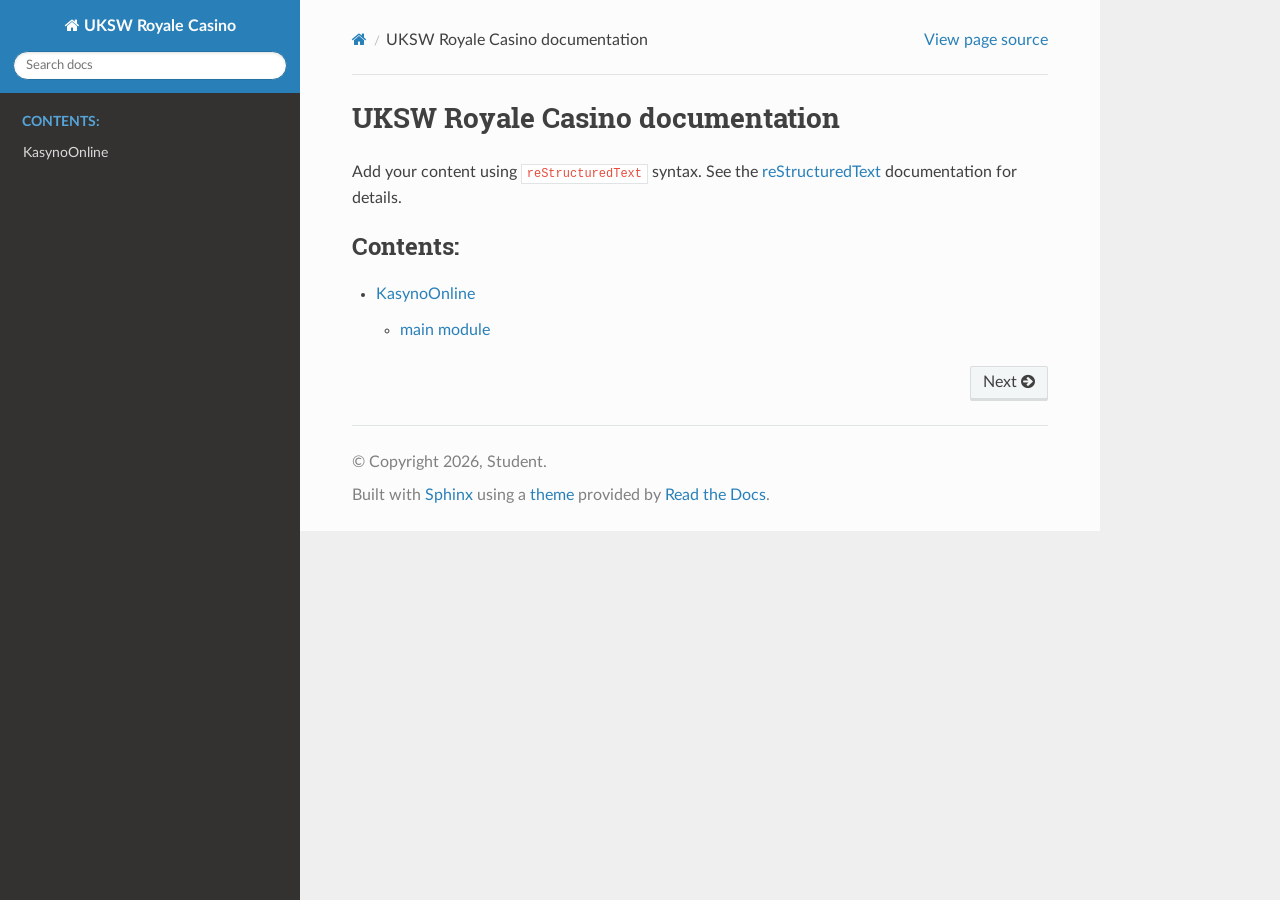
<file: docs/_build/html/index.html>
<!DOCTYPE html>
<html class="writer-html5" lang="en" data-content_root="./">
<head>
  <meta charset="utf-8" /><meta name="viewport" content="width=device-width, initial-scale=1" />

  <meta name="viewport" content="width=device-width, initial-scale=1.0" />
  <title>UKSW Royale Casino documentation &mdash; UKSW Royale Casino 1.0 documentation</title>
      <link rel="stylesheet" type="text/css" href="_static/pygments.css?v=b86133f3" />
      <link rel="stylesheet" type="text/css" href="_static/css/theme.css?v=9edc463e" />

  
      <script src="_static/jquery.js?v=5d32c60e"></script>
      <script src="_static/_sphinx_javascript_frameworks_compat.js?v=2cd50e6c"></script>
      <script src="_static/documentation_options.js?v=f2a433a1"></script>
      <script src="_static/doctools.js?v=fd6eb6e6"></script>
      <script src="_static/sphinx_highlight.js?v=6ffebe34"></script>
    <script src="_static/js/theme.js"></script>
    <link rel="index" title="Index" href="genindex.html" />
    <link rel="search" title="Search" href="search.html" />
    <link rel="next" title="KasynoOnline" href="modules.html" /> 
</head>

<body class="wy-body-for-nav"> 
  <div class="wy-grid-for-nav">
    <nav data-toggle="wy-nav-shift" class="wy-nav-side">
      <div class="wy-side-scroll">
        <div class="wy-side-nav-search" >

          
          
          <a href="#" class="icon icon-home">
            UKSW Royale Casino
          </a>
<div role="search">
  <form id="rtd-search-form" class="wy-form" action="search.html" method="get">
    <input type="text" name="q" placeholder="Search docs" aria-label="Search docs" />
    <input type="hidden" name="check_keywords" value="yes" />
    <input type="hidden" name="area" value="default" />
  </form>
</div>
        </div><div class="wy-menu wy-menu-vertical" data-spy="affix" role="navigation" aria-label="Navigation menu">
              <p class="caption" role="heading"><span class="caption-text">Contents:</span></p>
<ul>
<li class="toctree-l1"><a class="reference internal" href="modules.html">KasynoOnline</a></li>
</ul>

        </div>
      </div>
    </nav>

    <section data-toggle="wy-nav-shift" class="wy-nav-content-wrap"><nav class="wy-nav-top" aria-label="Mobile navigation menu" >
          <i data-toggle="wy-nav-top" class="fa fa-bars"></i>
          <a href="#">UKSW Royale Casino</a>
      </nav>

      <div class="wy-nav-content">
        <div class="rst-content">
          <div role="navigation" aria-label="Page navigation">
  <ul class="wy-breadcrumbs">
      <li><a href="#" class="icon icon-home" aria-label="Home"></a></li>
      <li class="breadcrumb-item active">UKSW Royale Casino documentation</li>
      <li class="wy-breadcrumbs-aside">
            <a href="_sources/index.rst.txt" rel="nofollow"> View page source</a>
      </li>
  </ul>
  <hr/>
</div>
          <div role="main" class="document" itemscope="itemscope" itemtype="http://schema.org/Article">
           <div itemprop="articleBody">
             
  <section id="uksw-royale-casino-documentation">
<h1>UKSW Royale Casino documentation<a class="headerlink" href="#uksw-royale-casino-documentation" title="Link to this heading"></a></h1>
<p>Add your content using <code class="docutils literal notranslate"><span class="pre">reStructuredText</span></code> syntax. See the
<a class="reference external" href="https://www.sphinx-doc.org/en/master/usage/restructuredtext/index.html">reStructuredText</a>
documentation for details.</p>
<div class="toctree-wrapper compound">
<p class="caption" role="heading"><span class="caption-text">Contents:</span></p>
<ul>
<li class="toctree-l1"><a class="reference internal" href="modules.html">KasynoOnline</a><ul>
<li class="toctree-l2"><a class="reference internal" href="main.html">main module</a></li>
</ul>
</li>
</ul>
</div>
</section>


           </div>
          </div>
          <footer><div class="rst-footer-buttons" role="navigation" aria-label="Footer">
        <a href="modules.html" class="btn btn-neutral float-right" title="KasynoOnline" accesskey="n" rel="next">Next <span class="fa fa-arrow-circle-right" aria-hidden="true"></span></a>
    </div>

  <hr/>

  <div role="contentinfo">
    <p>&#169; Copyright 2026, Student.</p>
  </div>

  Built with <a href="https://www.sphinx-doc.org/">Sphinx</a> using a
    <a href="https://github.com/readthedocs/sphinx_rtd_theme">theme</a>
    provided by <a href="https://readthedocs.org">Read the Docs</a>.
   

</footer>
        </div>
      </div>
    </section>
  </div>
  <script>
      jQuery(function () {
          SphinxRtdTheme.Navigation.enable(true);
      });
  </script> 

</body>
</html>
</file>
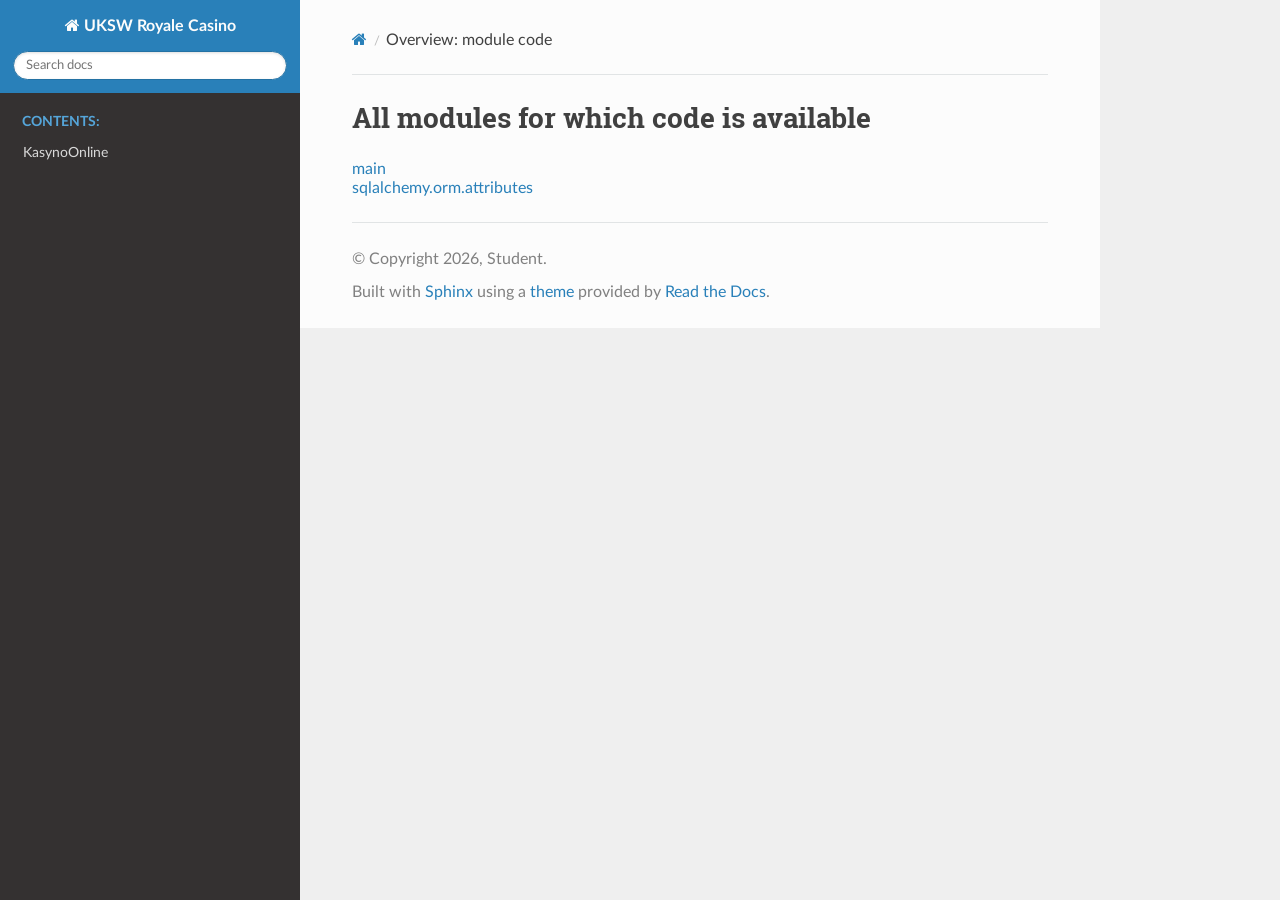
<file: docs/_build/html/_modules/index.html>
<!DOCTYPE html>
<html class="writer-html5" lang="en" data-content_root="../">
<head>
  <meta charset="utf-8" />
  <meta name="viewport" content="width=device-width, initial-scale=1.0" />
  <title>Overview: module code &mdash; UKSW Royale Casino 1.0 documentation</title>
      <link rel="stylesheet" type="text/css" href="../_static/pygments.css?v=b86133f3" />
      <link rel="stylesheet" type="text/css" href="../_static/css/theme.css?v=9edc463e" />

  
      <script src="../_static/jquery.js?v=5d32c60e"></script>
      <script src="../_static/_sphinx_javascript_frameworks_compat.js?v=2cd50e6c"></script>
      <script src="../_static/documentation_options.js?v=f2a433a1"></script>
      <script src="../_static/doctools.js?v=fd6eb6e6"></script>
      <script src="../_static/sphinx_highlight.js?v=6ffebe34"></script>
    <script src="../_static/js/theme.js"></script>
    <link rel="index" title="Index" href="../genindex.html" />
    <link rel="search" title="Search" href="../search.html" /> 
</head>

<body class="wy-body-for-nav"> 
  <div class="wy-grid-for-nav">
    <nav data-toggle="wy-nav-shift" class="wy-nav-side">
      <div class="wy-side-scroll">
        <div class="wy-side-nav-search" >

          
          
          <a href="../index.html" class="icon icon-home">
            UKSW Royale Casino
          </a>
<div role="search">
  <form id="rtd-search-form" class="wy-form" action="../search.html" method="get">
    <input type="text" name="q" placeholder="Search docs" aria-label="Search docs" />
    <input type="hidden" name="check_keywords" value="yes" />
    <input type="hidden" name="area" value="default" />
  </form>
</div>
        </div><div class="wy-menu wy-menu-vertical" data-spy="affix" role="navigation" aria-label="Navigation menu">
              <p class="caption" role="heading"><span class="caption-text">Contents:</span></p>
<ul>
<li class="toctree-l1"><a class="reference internal" href="../modules.html">KasynoOnline</a></li>
</ul>

        </div>
      </div>
    </nav>

    <section data-toggle="wy-nav-shift" class="wy-nav-content-wrap"><nav class="wy-nav-top" aria-label="Mobile navigation menu" >
          <i data-toggle="wy-nav-top" class="fa fa-bars"></i>
          <a href="../index.html">UKSW Royale Casino</a>
      </nav>

      <div class="wy-nav-content">
        <div class="rst-content">
          <div role="navigation" aria-label="Page navigation">
  <ul class="wy-breadcrumbs">
      <li><a href="../index.html" class="icon icon-home" aria-label="Home"></a></li>
      <li class="breadcrumb-item active">Overview: module code</li>
      <li class="wy-breadcrumbs-aside">
      </li>
  </ul>
  <hr/>
</div>
          <div role="main" class="document" itemscope="itemscope" itemtype="http://schema.org/Article">
           <div itemprop="articleBody">
             
  <h1>All modules for which code is available</h1>
<ul><li><a href="main.html">main</a></li>
<li><a href="sqlalchemy/orm/attributes.html">sqlalchemy.orm.attributes</a></li>
</ul>

           </div>
          </div>
          <footer>

  <hr/>

  <div role="contentinfo">
    <p>&#169; Copyright 2026, Student.</p>
  </div>

  Built with <a href="https://www.sphinx-doc.org/">Sphinx</a> using a
    <a href="https://github.com/readthedocs/sphinx_rtd_theme">theme</a>
    provided by <a href="https://readthedocs.org">Read the Docs</a>.
   

</footer>
        </div>
      </div>
    </section>
  </div>
  <script>
      jQuery(function () {
          SphinxRtdTheme.Navigation.enable(true);
      });
  </script> 

</body>
</html>
</file>
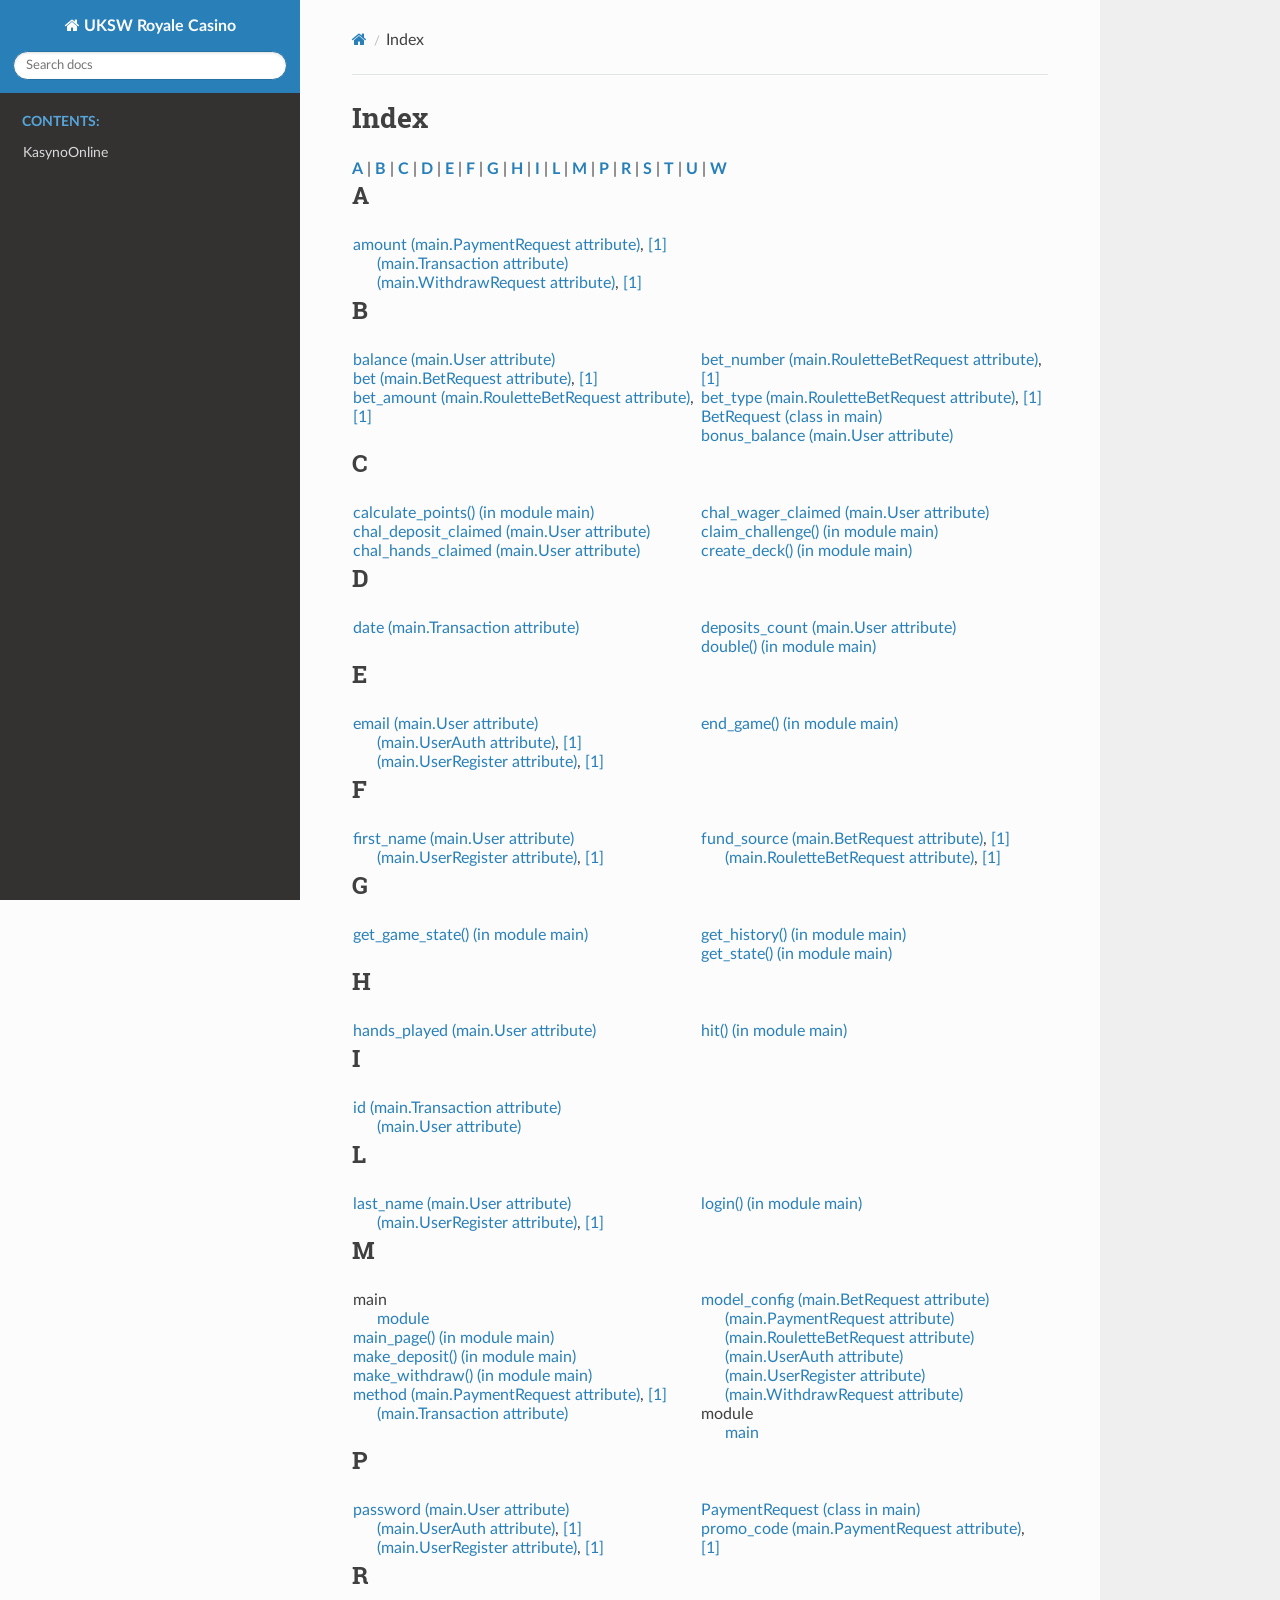
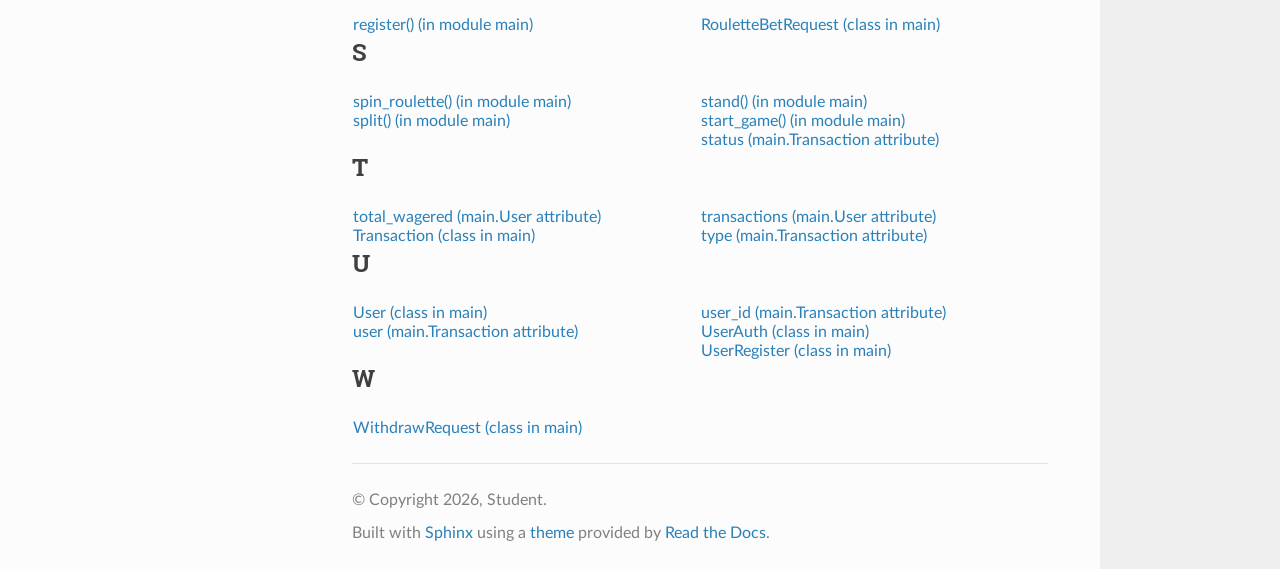
<file: docs/_build/html/genindex.html>
<!DOCTYPE html>
<html class="writer-html5" lang="en" data-content_root="./">
<head>
  <meta charset="utf-8" />
  <meta name="viewport" content="width=device-width, initial-scale=1.0" />
  <title>Index &mdash; UKSW Royale Casino 1.0 documentation</title>
      <link rel="stylesheet" type="text/css" href="_static/pygments.css?v=b86133f3" />
      <link rel="stylesheet" type="text/css" href="_static/css/theme.css?v=9edc463e" />

  
      <script src="_static/jquery.js?v=5d32c60e"></script>
      <script src="_static/_sphinx_javascript_frameworks_compat.js?v=2cd50e6c"></script>
      <script src="_static/documentation_options.js?v=f2a433a1"></script>
      <script src="_static/doctools.js?v=fd6eb6e6"></script>
      <script src="_static/sphinx_highlight.js?v=6ffebe34"></script>
    <script src="_static/js/theme.js"></script>
    <link rel="index" title="Index" href="#" />
    <link rel="search" title="Search" href="search.html" /> 
</head>

<body class="wy-body-for-nav"> 
  <div class="wy-grid-for-nav">
    <nav data-toggle="wy-nav-shift" class="wy-nav-side">
      <div class="wy-side-scroll">
        <div class="wy-side-nav-search" >

          
          
          <a href="index.html" class="icon icon-home">
            UKSW Royale Casino
          </a>
<div role="search">
  <form id="rtd-search-form" class="wy-form" action="search.html" method="get">
    <input type="text" name="q" placeholder="Search docs" aria-label="Search docs" />
    <input type="hidden" name="check_keywords" value="yes" />
    <input type="hidden" name="area" value="default" />
  </form>
</div>
        </div><div class="wy-menu wy-menu-vertical" data-spy="affix" role="navigation" aria-label="Navigation menu">
              <p class="caption" role="heading"><span class="caption-text">Contents:</span></p>
<ul>
<li class="toctree-l1"><a class="reference internal" href="modules.html">KasynoOnline</a></li>
</ul>

        </div>
      </div>
    </nav>

    <section data-toggle="wy-nav-shift" class="wy-nav-content-wrap"><nav class="wy-nav-top" aria-label="Mobile navigation menu" >
          <i data-toggle="wy-nav-top" class="fa fa-bars"></i>
          <a href="index.html">UKSW Royale Casino</a>
      </nav>

      <div class="wy-nav-content">
        <div class="rst-content">
          <div role="navigation" aria-label="Page navigation">
  <ul class="wy-breadcrumbs">
      <li><a href="index.html" class="icon icon-home" aria-label="Home"></a></li>
      <li class="breadcrumb-item active">Index</li>
      <li class="wy-breadcrumbs-aside">
      </li>
  </ul>
  <hr/>
</div>
          <div role="main" class="document" itemscope="itemscope" itemtype="http://schema.org/Article">
           <div itemprop="articleBody">
             

<h1 id="index">Index</h1>

<div class="genindex-jumpbox">
 <a href="#A"><strong>A</strong></a>
 | <a href="#B"><strong>B</strong></a>
 | <a href="#C"><strong>C</strong></a>
 | <a href="#D"><strong>D</strong></a>
 | <a href="#E"><strong>E</strong></a>
 | <a href="#F"><strong>F</strong></a>
 | <a href="#G"><strong>G</strong></a>
 | <a href="#H"><strong>H</strong></a>
 | <a href="#I"><strong>I</strong></a>
 | <a href="#L"><strong>L</strong></a>
 | <a href="#M"><strong>M</strong></a>
 | <a href="#P"><strong>P</strong></a>
 | <a href="#R"><strong>R</strong></a>
 | <a href="#S"><strong>S</strong></a>
 | <a href="#T"><strong>T</strong></a>
 | <a href="#U"><strong>U</strong></a>
 | <a href="#W"><strong>W</strong></a>
 
</div>
<h2 id="A">A</h2>
<table style="width: 100%" class="indextable genindextable"><tr>
  <td style="width: 33%; vertical-align: top;"><ul>
      <li><a href="main.html#id2">amount (main.PaymentRequest attribute)</a>, <a href="main.html#main.PaymentRequest.amount">[1]</a>

      <ul>
        <li><a href="main.html#main.Transaction.amount">(main.Transaction attribute)</a>
</li>
        <li><a href="main.html#id15">(main.WithdrawRequest attribute)</a>, <a href="main.html#main.WithdrawRequest.amount">[1]</a>
</li>
      </ul></li>
  </ul></td>
</tr></table>

<h2 id="B">B</h2>
<table style="width: 100%" class="indextable genindextable"><tr>
  <td style="width: 33%; vertical-align: top;"><ul>
      <li><a href="main.html#main.User.balance">balance (main.User attribute)</a>
</li>
      <li><a href="main.html#id0">bet (main.BetRequest attribute)</a>, <a href="main.html#main.BetRequest.bet">[1]</a>
</li>
      <li><a href="main.html#id5">bet_amount (main.RouletteBetRequest attribute)</a>, <a href="main.html#main.RouletteBetRequest.bet_amount">[1]</a>
</li>
  </ul></td>
  <td style="width: 33%; vertical-align: top;"><ul>
      <li><a href="main.html#id6">bet_number (main.RouletteBetRequest attribute)</a>, <a href="main.html#main.RouletteBetRequest.bet_number">[1]</a>
</li>
      <li><a href="main.html#id7">bet_type (main.RouletteBetRequest attribute)</a>, <a href="main.html#main.RouletteBetRequest.bet_type">[1]</a>
</li>
      <li><a href="main.html#main.BetRequest">BetRequest (class in main)</a>
</li>
      <li><a href="main.html#main.User.bonus_balance">bonus_balance (main.User attribute)</a>
</li>
  </ul></td>
</tr></table>

<h2 id="C">C</h2>
<table style="width: 100%" class="indextable genindextable"><tr>
  <td style="width: 33%; vertical-align: top;"><ul>
      <li><a href="main.html#main.calculate_points">calculate_points() (in module main)</a>
</li>
      <li><a href="main.html#main.User.chal_deposit_claimed">chal_deposit_claimed (main.User attribute)</a>
</li>
      <li><a href="main.html#main.User.chal_hands_claimed">chal_hands_claimed (main.User attribute)</a>
</li>
  </ul></td>
  <td style="width: 33%; vertical-align: top;"><ul>
      <li><a href="main.html#main.User.chal_wager_claimed">chal_wager_claimed (main.User attribute)</a>
</li>
      <li><a href="main.html#main.claim_challenge">claim_challenge() (in module main)</a>
</li>
      <li><a href="main.html#main.create_deck">create_deck() (in module main)</a>
</li>
  </ul></td>
</tr></table>

<h2 id="D">D</h2>
<table style="width: 100%" class="indextable genindextable"><tr>
  <td style="width: 33%; vertical-align: top;"><ul>
      <li><a href="main.html#main.Transaction.date">date (main.Transaction attribute)</a>
</li>
  </ul></td>
  <td style="width: 33%; vertical-align: top;"><ul>
      <li><a href="main.html#main.User.deposits_count">deposits_count (main.User attribute)</a>
</li>
      <li><a href="main.html#main.double">double() (in module main)</a>
</li>
  </ul></td>
</tr></table>

<h2 id="E">E</h2>
<table style="width: 100%" class="indextable genindextable"><tr>
  <td style="width: 33%; vertical-align: top;"><ul>
      <li><a href="main.html#main.User.email">email (main.User attribute)</a>

      <ul>
        <li><a href="main.html#id9">(main.UserAuth attribute)</a>, <a href="main.html#main.UserAuth.email">[1]</a>
</li>
        <li><a href="main.html#id11">(main.UserRegister attribute)</a>, <a href="main.html#main.UserRegister.email">[1]</a>
</li>
      </ul></li>
  </ul></td>
  <td style="width: 33%; vertical-align: top;"><ul>
      <li><a href="main.html#main.end_game">end_game() (in module main)</a>
</li>
  </ul></td>
</tr></table>

<h2 id="F">F</h2>
<table style="width: 100%" class="indextable genindextable"><tr>
  <td style="width: 33%; vertical-align: top;"><ul>
      <li><a href="main.html#main.User.first_name">first_name (main.User attribute)</a>

      <ul>
        <li><a href="main.html#id12">(main.UserRegister attribute)</a>, <a href="main.html#main.UserRegister.first_name">[1]</a>
</li>
      </ul></li>
  </ul></td>
  <td style="width: 33%; vertical-align: top;"><ul>
      <li><a href="main.html#id1">fund_source (main.BetRequest attribute)</a>, <a href="main.html#main.BetRequest.fund_source">[1]</a>

      <ul>
        <li><a href="main.html#id8">(main.RouletteBetRequest attribute)</a>, <a href="main.html#main.RouletteBetRequest.fund_source">[1]</a>
</li>
      </ul></li>
  </ul></td>
</tr></table>

<h2 id="G">G</h2>
<table style="width: 100%" class="indextable genindextable"><tr>
  <td style="width: 33%; vertical-align: top;"><ul>
      <li><a href="main.html#main.get_game_state">get_game_state() (in module main)</a>
</li>
  </ul></td>
  <td style="width: 33%; vertical-align: top;"><ul>
      <li><a href="main.html#main.get_history">get_history() (in module main)</a>
</li>
      <li><a href="main.html#main.get_state">get_state() (in module main)</a>
</li>
  </ul></td>
</tr></table>

<h2 id="H">H</h2>
<table style="width: 100%" class="indextable genindextable"><tr>
  <td style="width: 33%; vertical-align: top;"><ul>
      <li><a href="main.html#main.User.hands_played">hands_played (main.User attribute)</a>
</li>
  </ul></td>
  <td style="width: 33%; vertical-align: top;"><ul>
      <li><a href="main.html#main.hit">hit() (in module main)</a>
</li>
  </ul></td>
</tr></table>

<h2 id="I">I</h2>
<table style="width: 100%" class="indextable genindextable"><tr>
  <td style="width: 33%; vertical-align: top;"><ul>
      <li><a href="main.html#main.Transaction.id">id (main.Transaction attribute)</a>

      <ul>
        <li><a href="main.html#main.User.id">(main.User attribute)</a>
</li>
      </ul></li>
  </ul></td>
</tr></table>

<h2 id="L">L</h2>
<table style="width: 100%" class="indextable genindextable"><tr>
  <td style="width: 33%; vertical-align: top;"><ul>
      <li><a href="main.html#main.User.last_name">last_name (main.User attribute)</a>

      <ul>
        <li><a href="main.html#id13">(main.UserRegister attribute)</a>, <a href="main.html#main.UserRegister.last_name">[1]</a>
</li>
      </ul></li>
  </ul></td>
  <td style="width: 33%; vertical-align: top;"><ul>
      <li><a href="main.html#main.login">login() (in module main)</a>
</li>
  </ul></td>
</tr></table>

<h2 id="M">M</h2>
<table style="width: 100%" class="indextable genindextable"><tr>
  <td style="width: 33%; vertical-align: top;"><ul>
      <li>
    main

      <ul>
        <li><a href="main.html#module-main">module</a>
</li>
      </ul></li>
      <li><a href="main.html#main.main_page">main_page() (in module main)</a>
</li>
      <li><a href="main.html#main.make_deposit">make_deposit() (in module main)</a>
</li>
      <li><a href="main.html#main.make_withdraw">make_withdraw() (in module main)</a>
</li>
      <li><a href="main.html#id3">method (main.PaymentRequest attribute)</a>, <a href="main.html#main.PaymentRequest.method">[1]</a>

      <ul>
        <li><a href="main.html#main.Transaction.method">(main.Transaction attribute)</a>
</li>
      </ul></li>
  </ul></td>
  <td style="width: 33%; vertical-align: top;"><ul>
      <li><a href="main.html#main.BetRequest.model_config">model_config (main.BetRequest attribute)</a>

      <ul>
        <li><a href="main.html#main.PaymentRequest.model_config">(main.PaymentRequest attribute)</a>
</li>
        <li><a href="main.html#main.RouletteBetRequest.model_config">(main.RouletteBetRequest attribute)</a>
</li>
        <li><a href="main.html#main.UserAuth.model_config">(main.UserAuth attribute)</a>
</li>
        <li><a href="main.html#main.UserRegister.model_config">(main.UserRegister attribute)</a>
</li>
        <li><a href="main.html#main.WithdrawRequest.model_config">(main.WithdrawRequest attribute)</a>
</li>
      </ul></li>
      <li>
    module

      <ul>
        <li><a href="main.html#module-main">main</a>
</li>
      </ul></li>
  </ul></td>
</tr></table>

<h2 id="P">P</h2>
<table style="width: 100%" class="indextable genindextable"><tr>
  <td style="width: 33%; vertical-align: top;"><ul>
      <li><a href="main.html#main.User.password">password (main.User attribute)</a>

      <ul>
        <li><a href="main.html#id10">(main.UserAuth attribute)</a>, <a href="main.html#main.UserAuth.password">[1]</a>
</li>
        <li><a href="main.html#id14">(main.UserRegister attribute)</a>, <a href="main.html#main.UserRegister.password">[1]</a>
</li>
      </ul></li>
  </ul></td>
  <td style="width: 33%; vertical-align: top;"><ul>
      <li><a href="main.html#main.PaymentRequest">PaymentRequest (class in main)</a>
</li>
      <li><a href="main.html#id4">promo_code (main.PaymentRequest attribute)</a>, <a href="main.html#main.PaymentRequest.promo_code">[1]</a>
</li>
  </ul></td>
</tr></table>

<h2 id="R">R</h2>
<table style="width: 100%" class="indextable genindextable"><tr>
  <td style="width: 33%; vertical-align: top;"><ul>
      <li><a href="main.html#main.register">register() (in module main)</a>
</li>
  </ul></td>
  <td style="width: 33%; vertical-align: top;"><ul>
      <li><a href="main.html#main.RouletteBetRequest">RouletteBetRequest (class in main)</a>
</li>
  </ul></td>
</tr></table>

<h2 id="S">S</h2>
<table style="width: 100%" class="indextable genindextable"><tr>
  <td style="width: 33%; vertical-align: top;"><ul>
      <li><a href="main.html#main.spin_roulette">spin_roulette() (in module main)</a>
</li>
      <li><a href="main.html#main.split">split() (in module main)</a>
</li>
  </ul></td>
  <td style="width: 33%; vertical-align: top;"><ul>
      <li><a href="main.html#main.stand">stand() (in module main)</a>
</li>
      <li><a href="main.html#main.start_game">start_game() (in module main)</a>
</li>
      <li><a href="main.html#main.Transaction.status">status (main.Transaction attribute)</a>
</li>
  </ul></td>
</tr></table>

<h2 id="T">T</h2>
<table style="width: 100%" class="indextable genindextable"><tr>
  <td style="width: 33%; vertical-align: top;"><ul>
      <li><a href="main.html#main.User.total_wagered">total_wagered (main.User attribute)</a>
</li>
      <li><a href="main.html#main.Transaction">Transaction (class in main)</a>
</li>
  </ul></td>
  <td style="width: 33%; vertical-align: top;"><ul>
      <li><a href="main.html#main.User.transactions">transactions (main.User attribute)</a>
</li>
      <li><a href="main.html#main.Transaction.type">type (main.Transaction attribute)</a>
</li>
  </ul></td>
</tr></table>

<h2 id="U">U</h2>
<table style="width: 100%" class="indextable genindextable"><tr>
  <td style="width: 33%; vertical-align: top;"><ul>
      <li><a href="main.html#main.User">User (class in main)</a>
</li>
      <li><a href="main.html#main.Transaction.user">user (main.Transaction attribute)</a>
</li>
  </ul></td>
  <td style="width: 33%; vertical-align: top;"><ul>
      <li><a href="main.html#main.Transaction.user_id">user_id (main.Transaction attribute)</a>
</li>
      <li><a href="main.html#main.UserAuth">UserAuth (class in main)</a>
</li>
      <li><a href="main.html#main.UserRegister">UserRegister (class in main)</a>
</li>
  </ul></td>
</tr></table>

<h2 id="W">W</h2>
<table style="width: 100%" class="indextable genindextable"><tr>
  <td style="width: 33%; vertical-align: top;"><ul>
      <li><a href="main.html#main.WithdrawRequest">WithdrawRequest (class in main)</a>
</li>
  </ul></td>
</tr></table>



           </div>
          </div>
          <footer>

  <hr/>

  <div role="contentinfo">
    <p>&#169; Copyright 2026, Student.</p>
  </div>

  Built with <a href="https://www.sphinx-doc.org/">Sphinx</a> using a
    <a href="https://github.com/readthedocs/sphinx_rtd_theme">theme</a>
    provided by <a href="https://readthedocs.org">Read the Docs</a>.
   

</footer>
        </div>
      </div>
    </section>
  </div>
  <script>
      jQuery(function () {
          SphinxRtdTheme.Navigation.enable(true);
      });
  </script> 

</body>
</html>
</file>
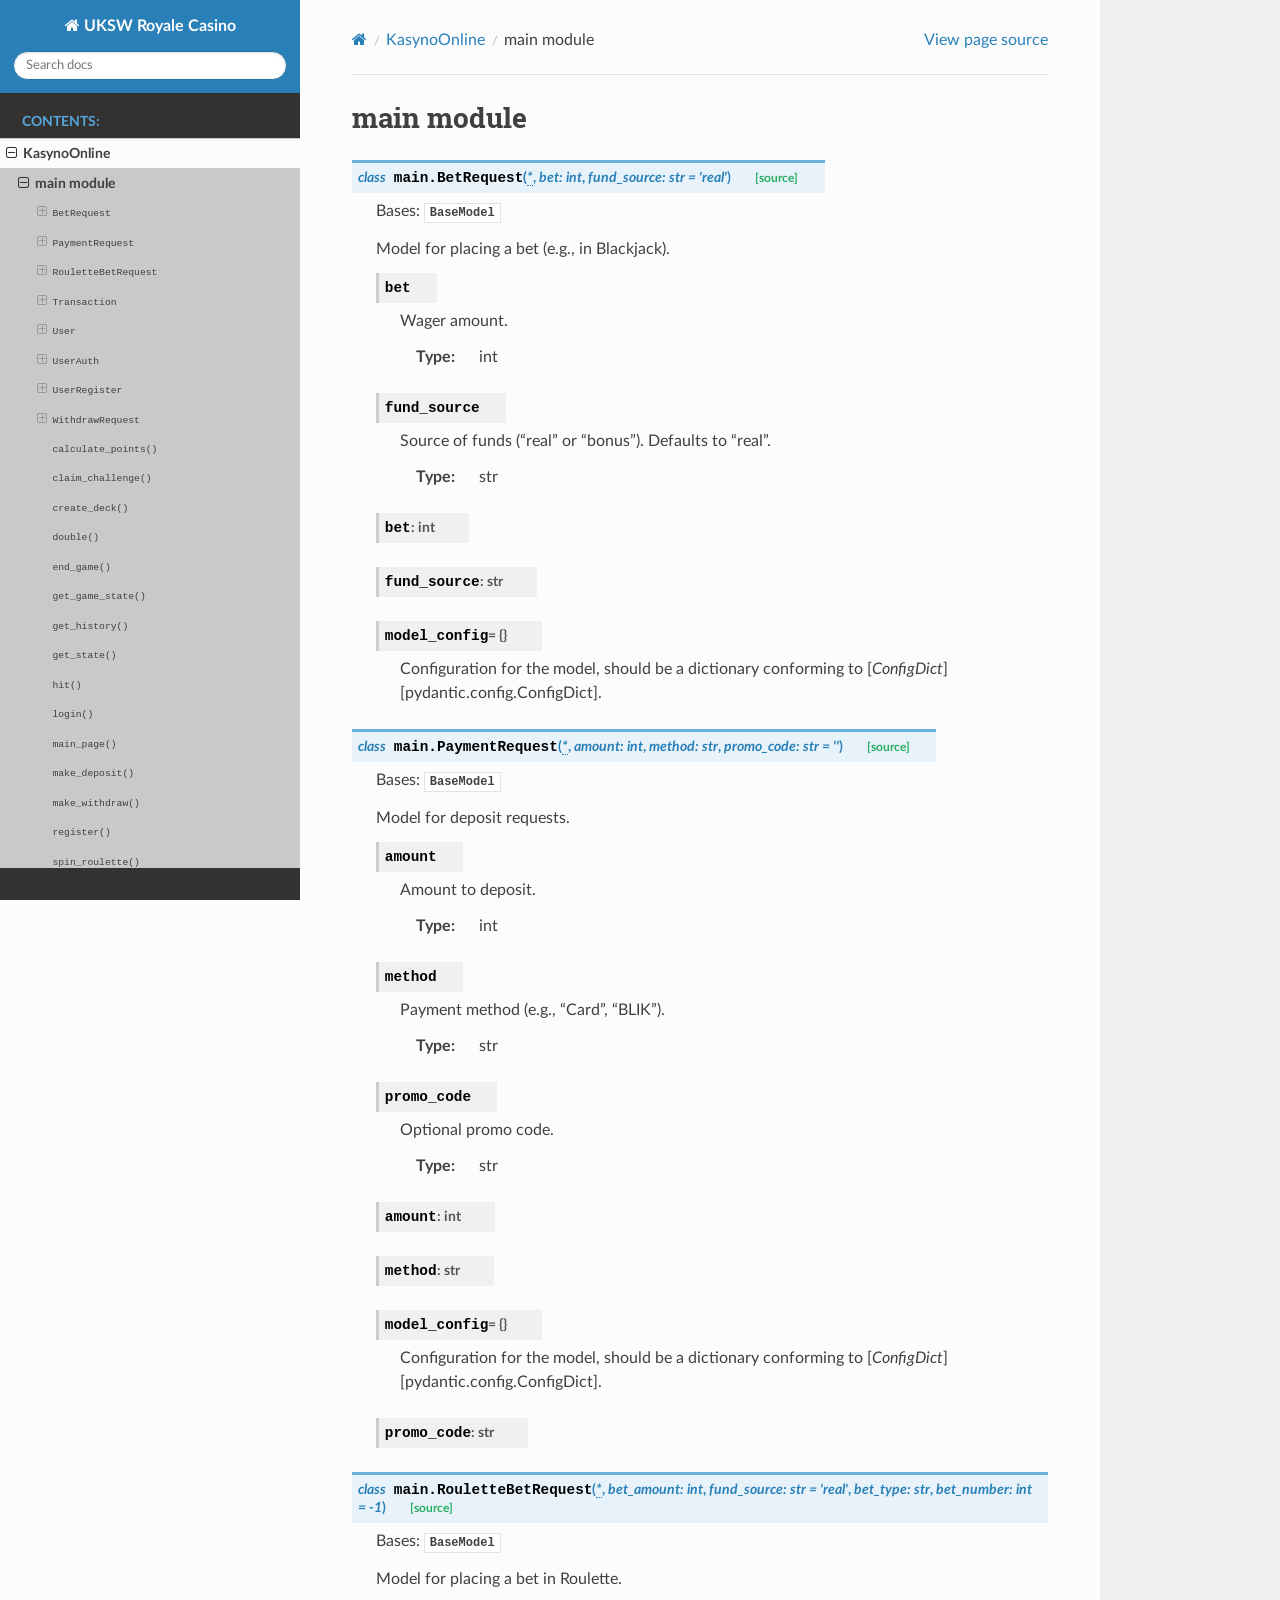
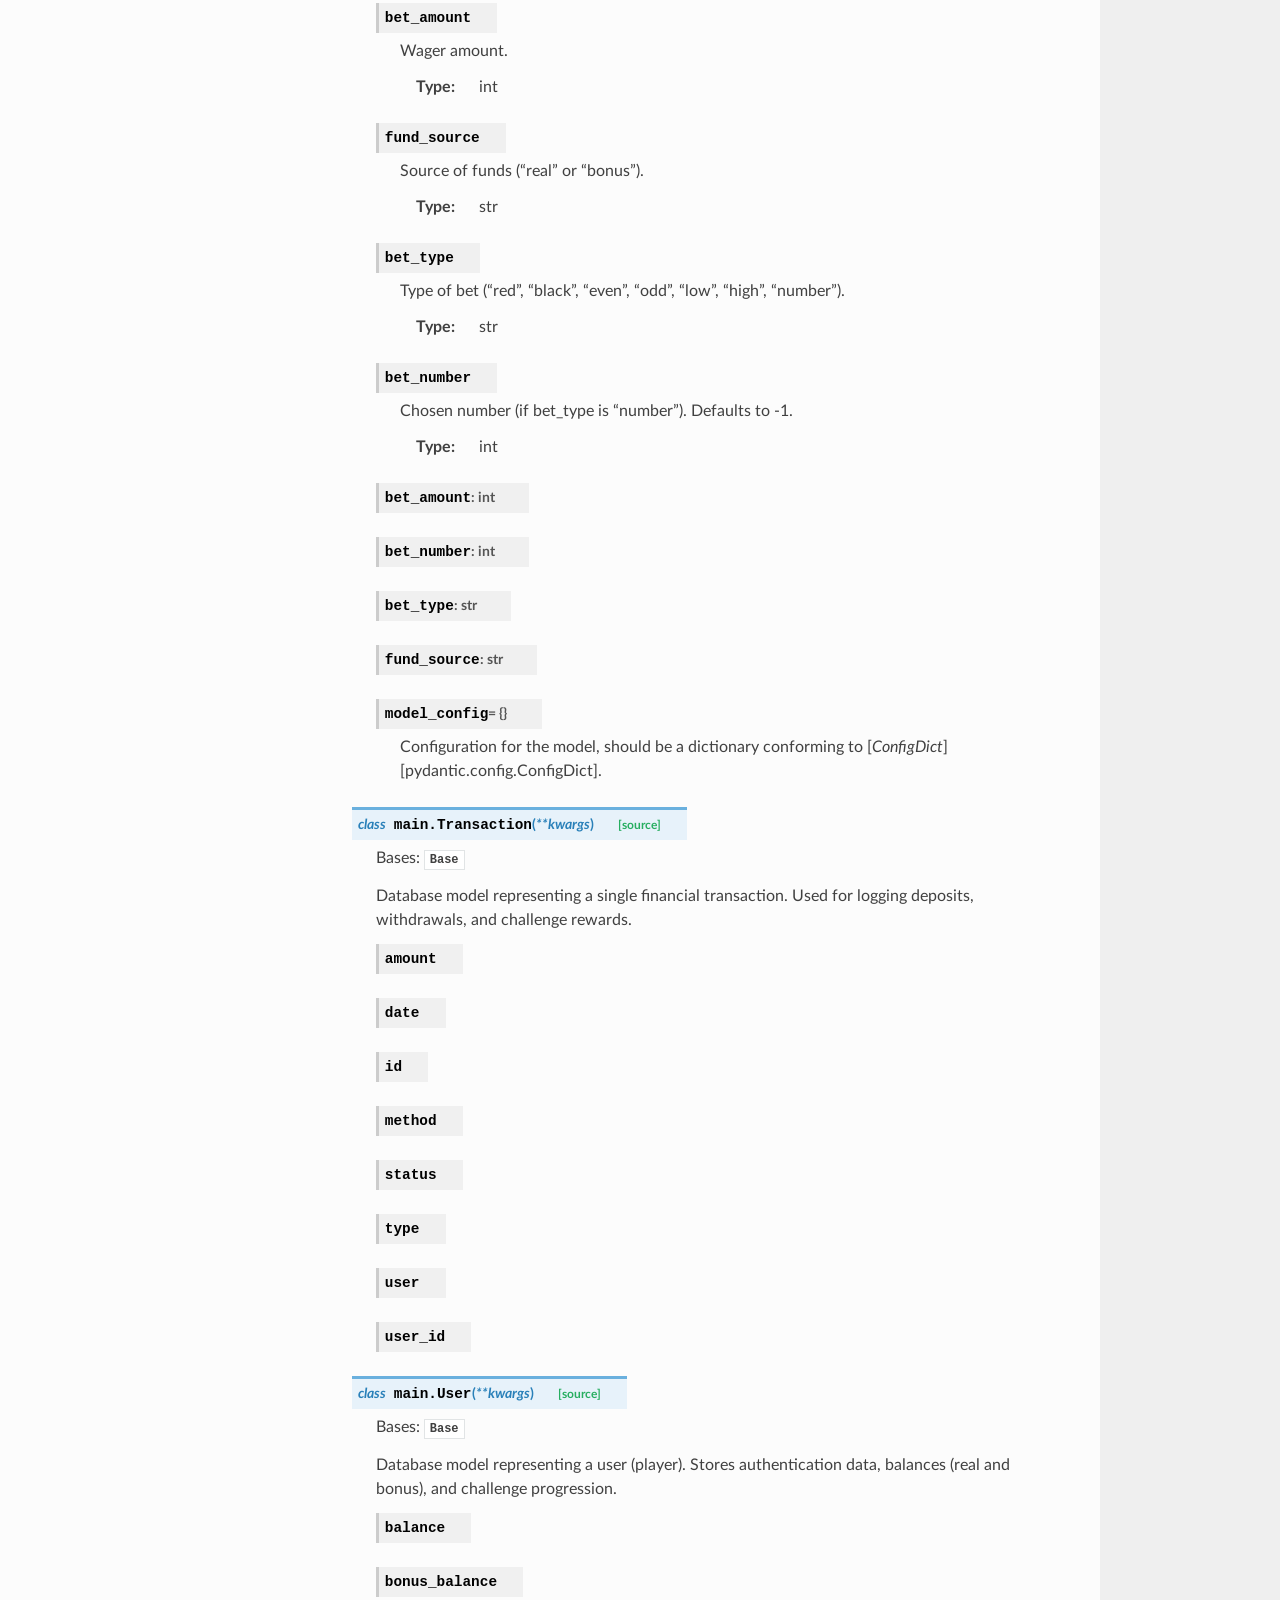
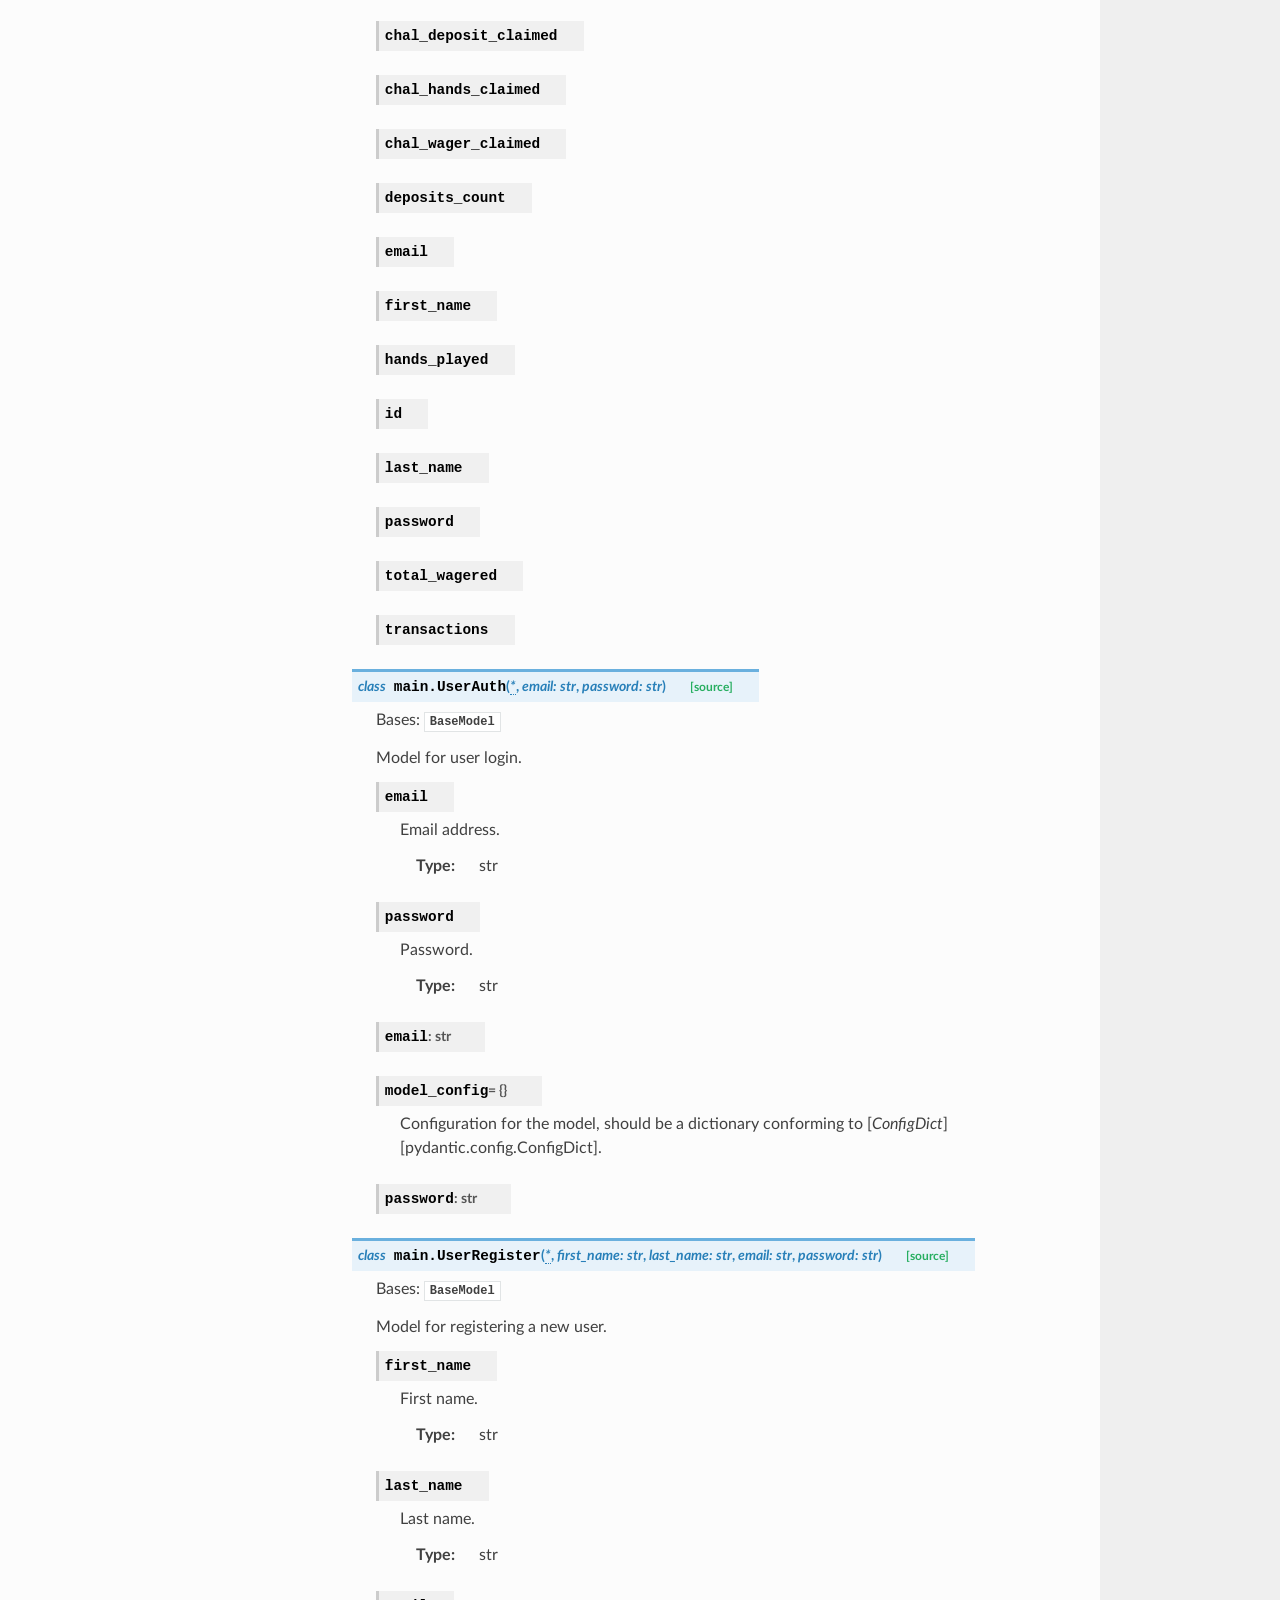
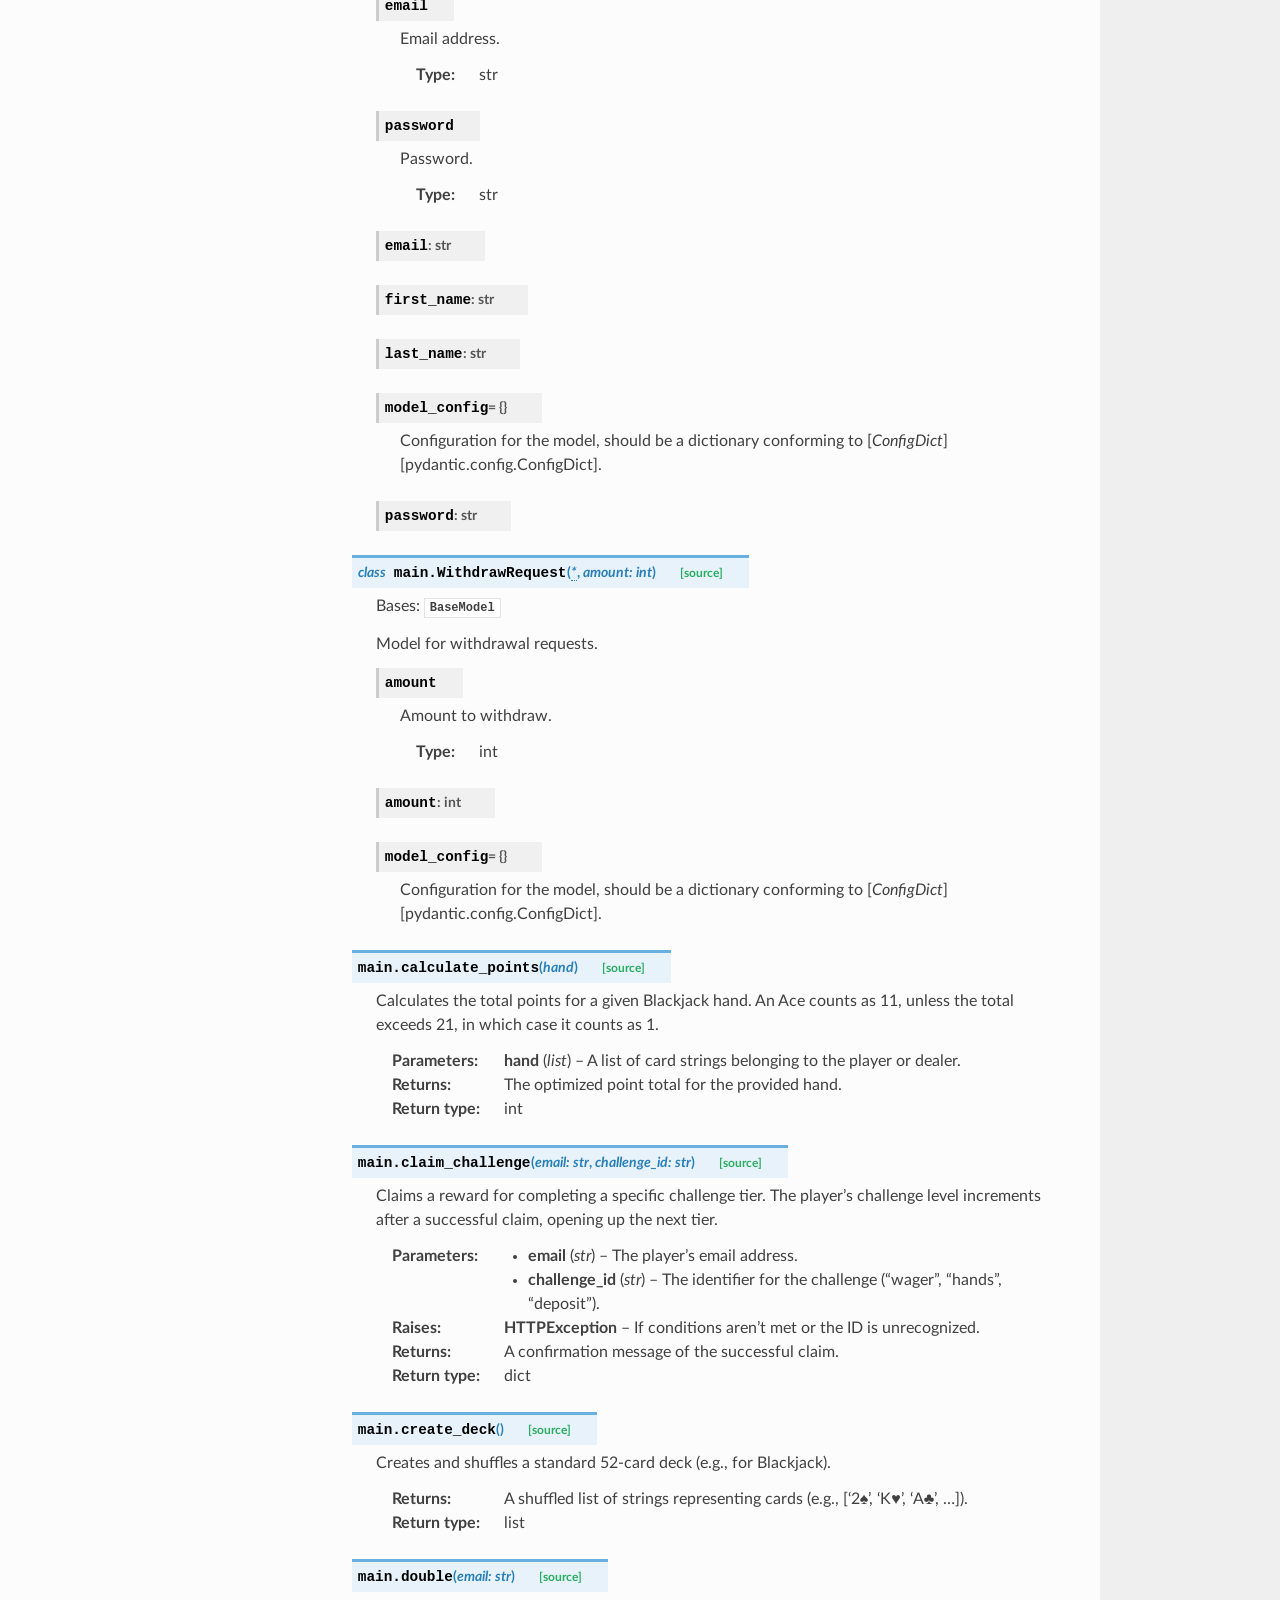
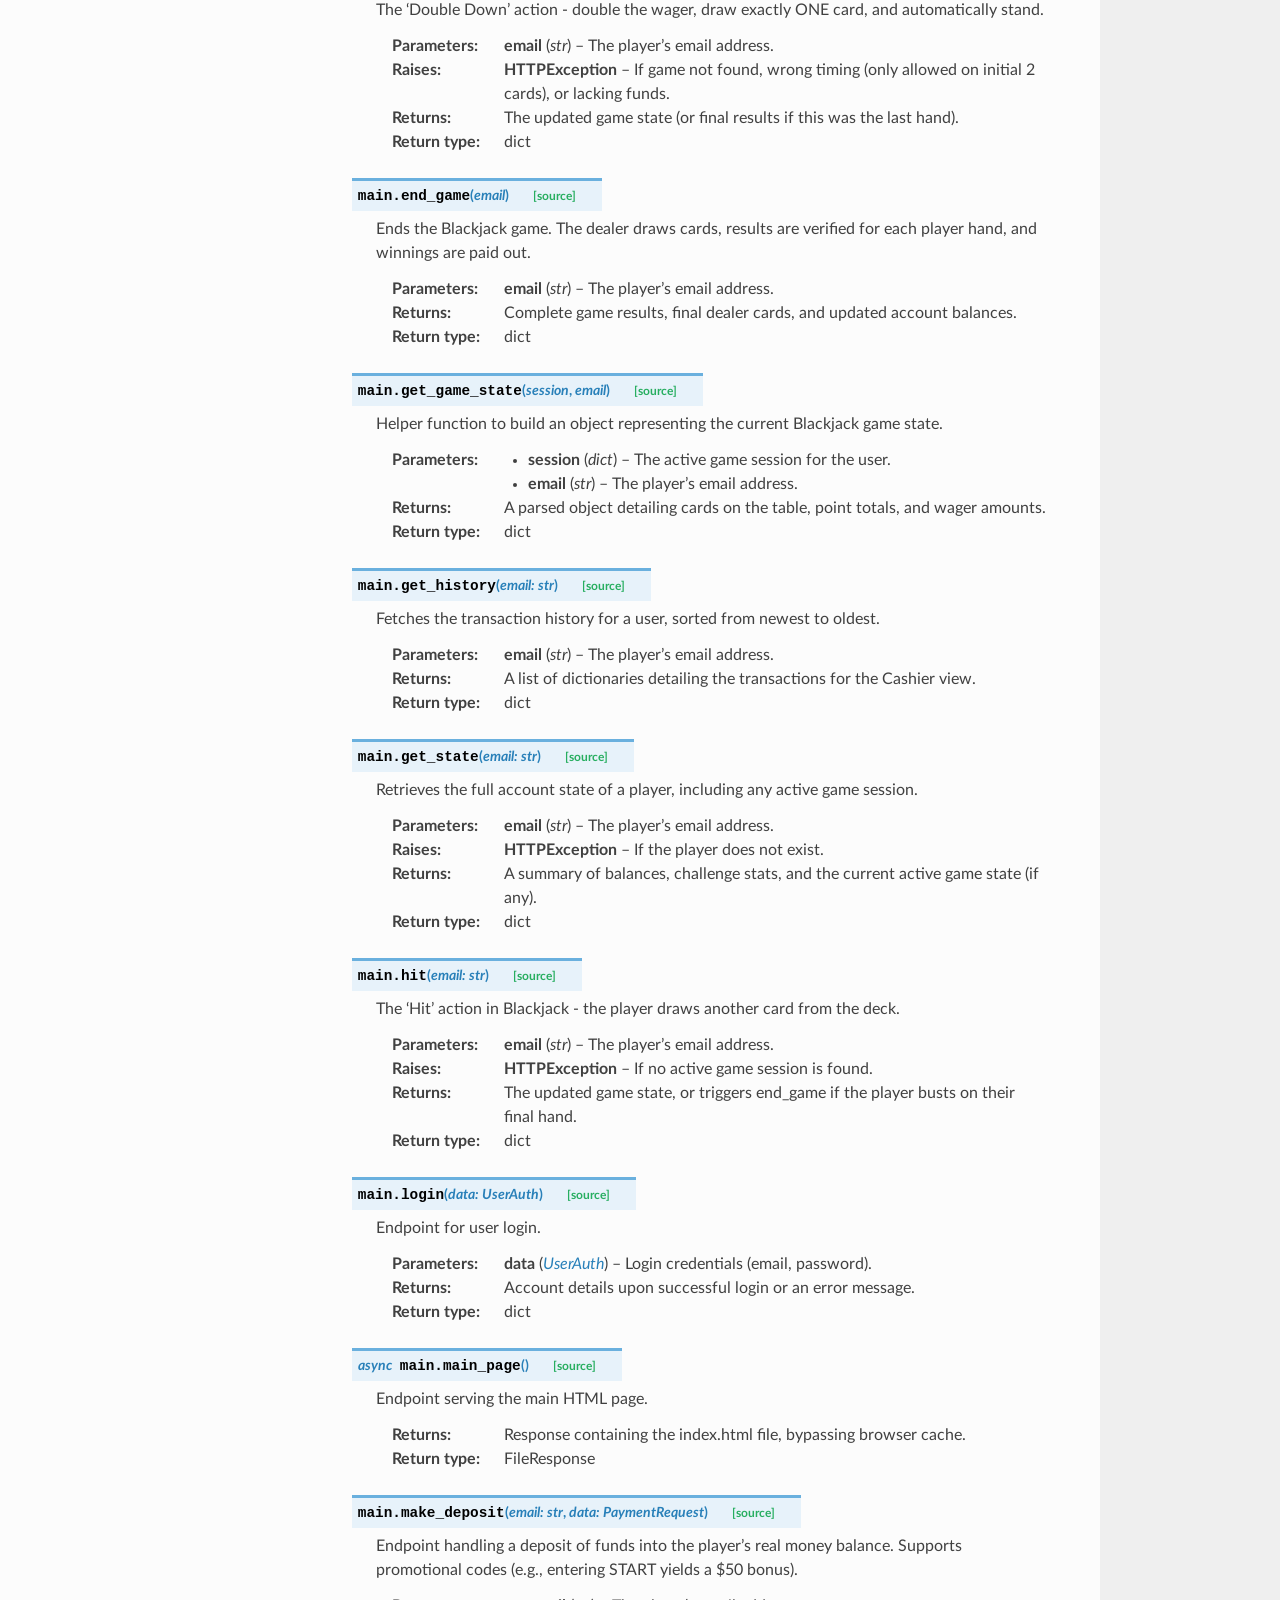
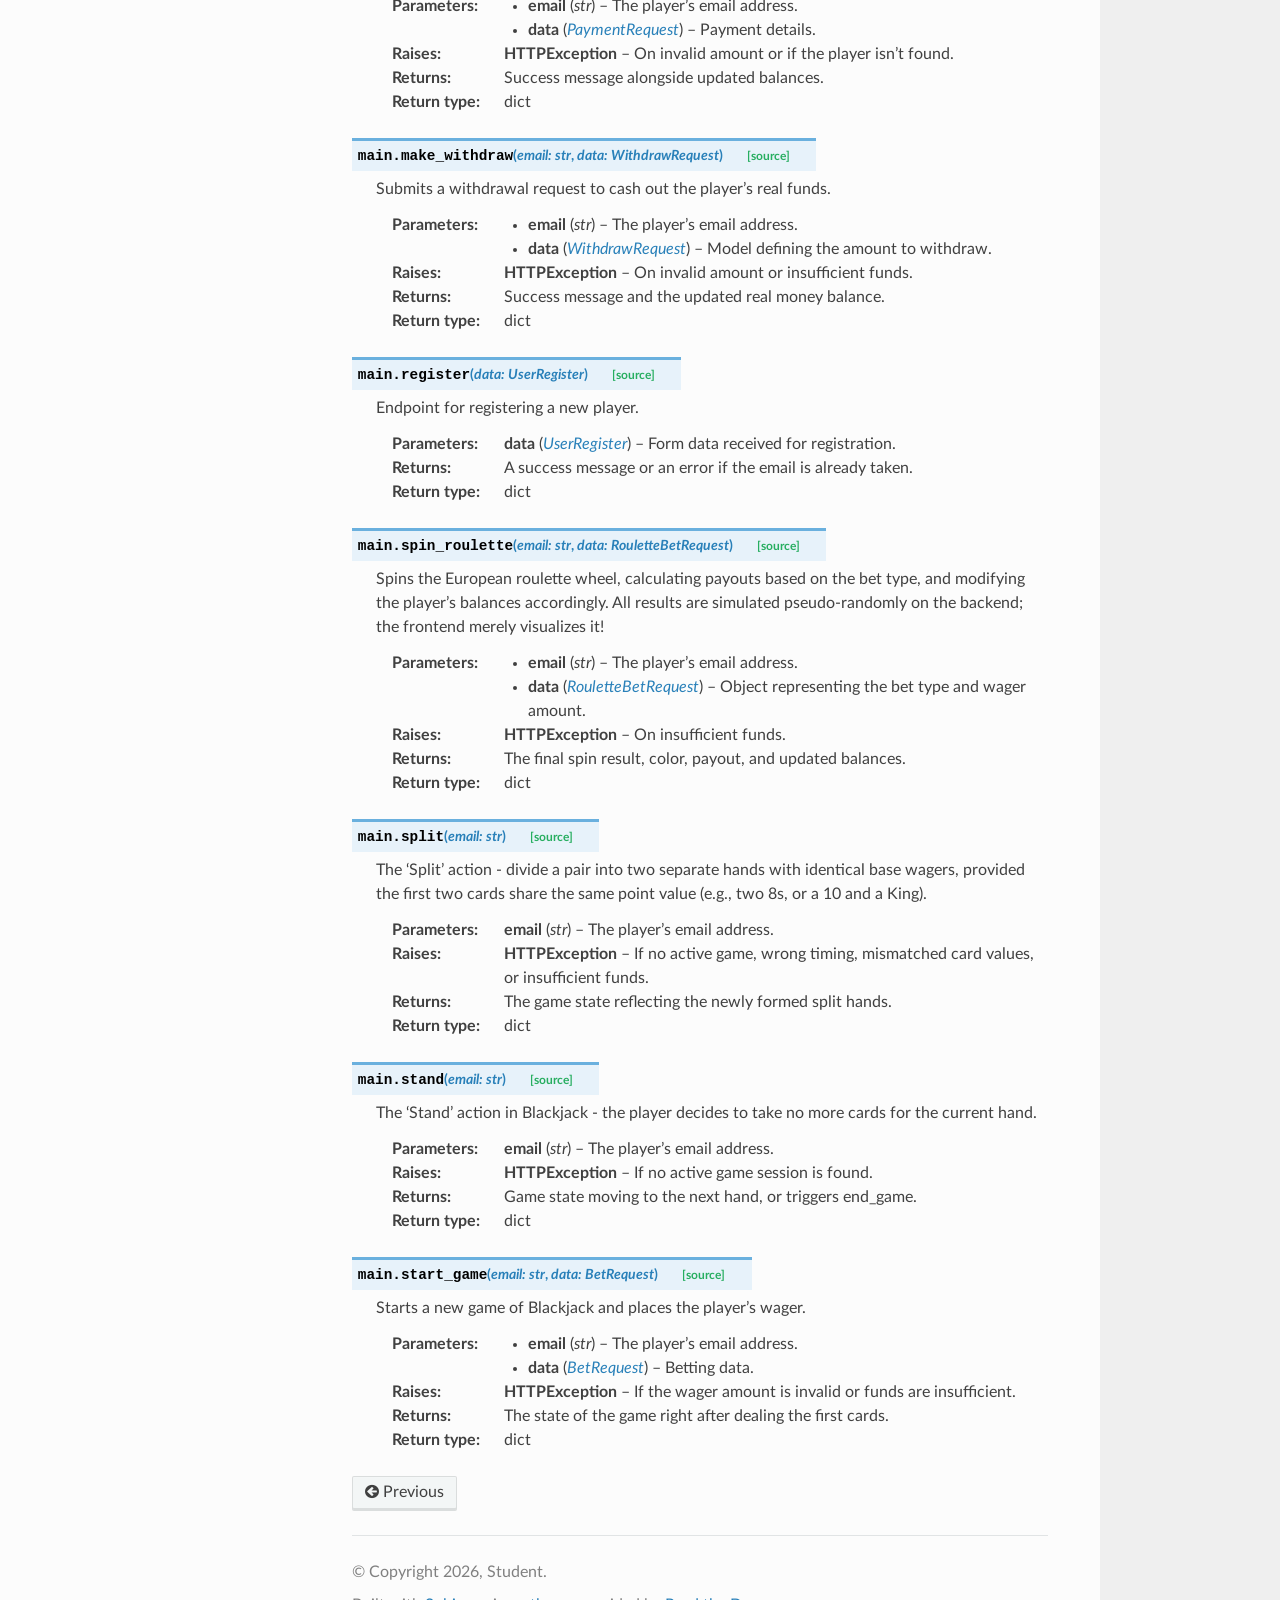
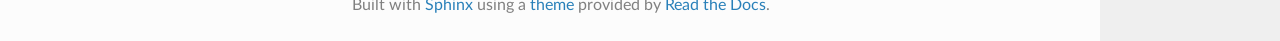
<file: docs/_build/html/main.html>
<!DOCTYPE html>
<html class="writer-html5" lang="en" data-content_root="./">
<head>
  <meta charset="utf-8" /><meta name="viewport" content="width=device-width, initial-scale=1" />

  <meta name="viewport" content="width=device-width, initial-scale=1.0" />
  <title>main module &mdash; UKSW Royale Casino 1.0 documentation</title>
      <link rel="stylesheet" type="text/css" href="_static/pygments.css?v=b86133f3" />
      <link rel="stylesheet" type="text/css" href="_static/css/theme.css?v=9edc463e" />

  
      <script src="_static/jquery.js?v=5d32c60e"></script>
      <script src="_static/_sphinx_javascript_frameworks_compat.js?v=2cd50e6c"></script>
      <script src="_static/documentation_options.js?v=f2a433a1"></script>
      <script src="_static/doctools.js?v=fd6eb6e6"></script>
      <script src="_static/sphinx_highlight.js?v=6ffebe34"></script>
    <script src="_static/js/theme.js"></script>
    <link rel="index" title="Index" href="genindex.html" />
    <link rel="search" title="Search" href="search.html" />
    <link rel="prev" title="KasynoOnline" href="modules.html" /> 
</head>

<body class="wy-body-for-nav"> 
  <div class="wy-grid-for-nav">
    <nav data-toggle="wy-nav-shift" class="wy-nav-side">
      <div class="wy-side-scroll">
        <div class="wy-side-nav-search" >

          
          
          <a href="index.html" class="icon icon-home">
            UKSW Royale Casino
          </a>
<div role="search">
  <form id="rtd-search-form" class="wy-form" action="search.html" method="get">
    <input type="text" name="q" placeholder="Search docs" aria-label="Search docs" />
    <input type="hidden" name="check_keywords" value="yes" />
    <input type="hidden" name="area" value="default" />
  </form>
</div>
        </div><div class="wy-menu wy-menu-vertical" data-spy="affix" role="navigation" aria-label="Navigation menu">
              <p class="caption" role="heading"><span class="caption-text">Contents:</span></p>
<ul class="current">
<li class="toctree-l1 current"><a class="reference internal" href="modules.html">KasynoOnline</a><ul class="current">
<li class="toctree-l2 current"><a class="current reference internal" href="#">main module</a><ul>
<li class="toctree-l3"><a class="reference internal" href="#main.BetRequest"><code class="docutils literal notranslate"><span class="pre">BetRequest</span></code></a><ul>
<li class="toctree-l4"><a class="reference internal" href="#main.BetRequest.bet"><code class="docutils literal notranslate"><span class="pre">BetRequest.bet</span></code></a></li>
<li class="toctree-l4"><a class="reference internal" href="#main.BetRequest.fund_source"><code class="docutils literal notranslate"><span class="pre">BetRequest.fund_source</span></code></a></li>
<li class="toctree-l4"><a class="reference internal" href="#id0"><code class="docutils literal notranslate"><span class="pre">BetRequest.bet</span></code></a></li>
<li class="toctree-l4"><a class="reference internal" href="#id1"><code class="docutils literal notranslate"><span class="pre">BetRequest.fund_source</span></code></a></li>
<li class="toctree-l4"><a class="reference internal" href="#main.BetRequest.model_config"><code class="docutils literal notranslate"><span class="pre">BetRequest.model_config</span></code></a></li>
</ul>
</li>
<li class="toctree-l3"><a class="reference internal" href="#main.PaymentRequest"><code class="docutils literal notranslate"><span class="pre">PaymentRequest</span></code></a><ul>
<li class="toctree-l4"><a class="reference internal" href="#main.PaymentRequest.amount"><code class="docutils literal notranslate"><span class="pre">PaymentRequest.amount</span></code></a></li>
<li class="toctree-l4"><a class="reference internal" href="#main.PaymentRequest.method"><code class="docutils literal notranslate"><span class="pre">PaymentRequest.method</span></code></a></li>
<li class="toctree-l4"><a class="reference internal" href="#main.PaymentRequest.promo_code"><code class="docutils literal notranslate"><span class="pre">PaymentRequest.promo_code</span></code></a></li>
<li class="toctree-l4"><a class="reference internal" href="#id2"><code class="docutils literal notranslate"><span class="pre">PaymentRequest.amount</span></code></a></li>
<li class="toctree-l4"><a class="reference internal" href="#id3"><code class="docutils literal notranslate"><span class="pre">PaymentRequest.method</span></code></a></li>
<li class="toctree-l4"><a class="reference internal" href="#main.PaymentRequest.model_config"><code class="docutils literal notranslate"><span class="pre">PaymentRequest.model_config</span></code></a></li>
<li class="toctree-l4"><a class="reference internal" href="#id4"><code class="docutils literal notranslate"><span class="pre">PaymentRequest.promo_code</span></code></a></li>
</ul>
</li>
<li class="toctree-l3"><a class="reference internal" href="#main.RouletteBetRequest"><code class="docutils literal notranslate"><span class="pre">RouletteBetRequest</span></code></a><ul>
<li class="toctree-l4"><a class="reference internal" href="#main.RouletteBetRequest.bet_amount"><code class="docutils literal notranslate"><span class="pre">RouletteBetRequest.bet_amount</span></code></a></li>
<li class="toctree-l4"><a class="reference internal" href="#main.RouletteBetRequest.fund_source"><code class="docutils literal notranslate"><span class="pre">RouletteBetRequest.fund_source</span></code></a></li>
<li class="toctree-l4"><a class="reference internal" href="#main.RouletteBetRequest.bet_type"><code class="docutils literal notranslate"><span class="pre">RouletteBetRequest.bet_type</span></code></a></li>
<li class="toctree-l4"><a class="reference internal" href="#main.RouletteBetRequest.bet_number"><code class="docutils literal notranslate"><span class="pre">RouletteBetRequest.bet_number</span></code></a></li>
<li class="toctree-l4"><a class="reference internal" href="#id5"><code class="docutils literal notranslate"><span class="pre">RouletteBetRequest.bet_amount</span></code></a></li>
<li class="toctree-l4"><a class="reference internal" href="#id6"><code class="docutils literal notranslate"><span class="pre">RouletteBetRequest.bet_number</span></code></a></li>
<li class="toctree-l4"><a class="reference internal" href="#id7"><code class="docutils literal notranslate"><span class="pre">RouletteBetRequest.bet_type</span></code></a></li>
<li class="toctree-l4"><a class="reference internal" href="#id8"><code class="docutils literal notranslate"><span class="pre">RouletteBetRequest.fund_source</span></code></a></li>
<li class="toctree-l4"><a class="reference internal" href="#main.RouletteBetRequest.model_config"><code class="docutils literal notranslate"><span class="pre">RouletteBetRequest.model_config</span></code></a></li>
</ul>
</li>
<li class="toctree-l3"><a class="reference internal" href="#main.Transaction"><code class="docutils literal notranslate"><span class="pre">Transaction</span></code></a><ul>
<li class="toctree-l4"><a class="reference internal" href="#main.Transaction.amount"><code class="docutils literal notranslate"><span class="pre">Transaction.amount</span></code></a></li>
<li class="toctree-l4"><a class="reference internal" href="#main.Transaction.date"><code class="docutils literal notranslate"><span class="pre">Transaction.date</span></code></a></li>
<li class="toctree-l4"><a class="reference internal" href="#main.Transaction.id"><code class="docutils literal notranslate"><span class="pre">Transaction.id</span></code></a></li>
<li class="toctree-l4"><a class="reference internal" href="#main.Transaction.method"><code class="docutils literal notranslate"><span class="pre">Transaction.method</span></code></a></li>
<li class="toctree-l4"><a class="reference internal" href="#main.Transaction.status"><code class="docutils literal notranslate"><span class="pre">Transaction.status</span></code></a></li>
<li class="toctree-l4"><a class="reference internal" href="#main.Transaction.type"><code class="docutils literal notranslate"><span class="pre">Transaction.type</span></code></a></li>
<li class="toctree-l4"><a class="reference internal" href="#main.Transaction.user"><code class="docutils literal notranslate"><span class="pre">Transaction.user</span></code></a></li>
<li class="toctree-l4"><a class="reference internal" href="#main.Transaction.user_id"><code class="docutils literal notranslate"><span class="pre">Transaction.user_id</span></code></a></li>
</ul>
</li>
<li class="toctree-l3"><a class="reference internal" href="#main.User"><code class="docutils literal notranslate"><span class="pre">User</span></code></a><ul>
<li class="toctree-l4"><a class="reference internal" href="#main.User.balance"><code class="docutils literal notranslate"><span class="pre">User.balance</span></code></a></li>
<li class="toctree-l4"><a class="reference internal" href="#main.User.bonus_balance"><code class="docutils literal notranslate"><span class="pre">User.bonus_balance</span></code></a></li>
<li class="toctree-l4"><a class="reference internal" href="#main.User.chal_deposit_claimed"><code class="docutils literal notranslate"><span class="pre">User.chal_deposit_claimed</span></code></a></li>
<li class="toctree-l4"><a class="reference internal" href="#main.User.chal_hands_claimed"><code class="docutils literal notranslate"><span class="pre">User.chal_hands_claimed</span></code></a></li>
<li class="toctree-l4"><a class="reference internal" href="#main.User.chal_wager_claimed"><code class="docutils literal notranslate"><span class="pre">User.chal_wager_claimed</span></code></a></li>
<li class="toctree-l4"><a class="reference internal" href="#main.User.deposits_count"><code class="docutils literal notranslate"><span class="pre">User.deposits_count</span></code></a></li>
<li class="toctree-l4"><a class="reference internal" href="#main.User.email"><code class="docutils literal notranslate"><span class="pre">User.email</span></code></a></li>
<li class="toctree-l4"><a class="reference internal" href="#main.User.first_name"><code class="docutils literal notranslate"><span class="pre">User.first_name</span></code></a></li>
<li class="toctree-l4"><a class="reference internal" href="#main.User.hands_played"><code class="docutils literal notranslate"><span class="pre">User.hands_played</span></code></a></li>
<li class="toctree-l4"><a class="reference internal" href="#main.User.id"><code class="docutils literal notranslate"><span class="pre">User.id</span></code></a></li>
<li class="toctree-l4"><a class="reference internal" href="#main.User.last_name"><code class="docutils literal notranslate"><span class="pre">User.last_name</span></code></a></li>
<li class="toctree-l4"><a class="reference internal" href="#main.User.password"><code class="docutils literal notranslate"><span class="pre">User.password</span></code></a></li>
<li class="toctree-l4"><a class="reference internal" href="#main.User.total_wagered"><code class="docutils literal notranslate"><span class="pre">User.total_wagered</span></code></a></li>
<li class="toctree-l4"><a class="reference internal" href="#main.User.transactions"><code class="docutils literal notranslate"><span class="pre">User.transactions</span></code></a></li>
</ul>
</li>
<li class="toctree-l3"><a class="reference internal" href="#main.UserAuth"><code class="docutils literal notranslate"><span class="pre">UserAuth</span></code></a><ul>
<li class="toctree-l4"><a class="reference internal" href="#main.UserAuth.email"><code class="docutils literal notranslate"><span class="pre">UserAuth.email</span></code></a></li>
<li class="toctree-l4"><a class="reference internal" href="#main.UserAuth.password"><code class="docutils literal notranslate"><span class="pre">UserAuth.password</span></code></a></li>
<li class="toctree-l4"><a class="reference internal" href="#id9"><code class="docutils literal notranslate"><span class="pre">UserAuth.email</span></code></a></li>
<li class="toctree-l4"><a class="reference internal" href="#main.UserAuth.model_config"><code class="docutils literal notranslate"><span class="pre">UserAuth.model_config</span></code></a></li>
<li class="toctree-l4"><a class="reference internal" href="#id10"><code class="docutils literal notranslate"><span class="pre">UserAuth.password</span></code></a></li>
</ul>
</li>
<li class="toctree-l3"><a class="reference internal" href="#main.UserRegister"><code class="docutils literal notranslate"><span class="pre">UserRegister</span></code></a><ul>
<li class="toctree-l4"><a class="reference internal" href="#main.UserRegister.first_name"><code class="docutils literal notranslate"><span class="pre">UserRegister.first_name</span></code></a></li>
<li class="toctree-l4"><a class="reference internal" href="#main.UserRegister.last_name"><code class="docutils literal notranslate"><span class="pre">UserRegister.last_name</span></code></a></li>
<li class="toctree-l4"><a class="reference internal" href="#main.UserRegister.email"><code class="docutils literal notranslate"><span class="pre">UserRegister.email</span></code></a></li>
<li class="toctree-l4"><a class="reference internal" href="#main.UserRegister.password"><code class="docutils literal notranslate"><span class="pre">UserRegister.password</span></code></a></li>
<li class="toctree-l4"><a class="reference internal" href="#id11"><code class="docutils literal notranslate"><span class="pre">UserRegister.email</span></code></a></li>
<li class="toctree-l4"><a class="reference internal" href="#id12"><code class="docutils literal notranslate"><span class="pre">UserRegister.first_name</span></code></a></li>
<li class="toctree-l4"><a class="reference internal" href="#id13"><code class="docutils literal notranslate"><span class="pre">UserRegister.last_name</span></code></a></li>
<li class="toctree-l4"><a class="reference internal" href="#main.UserRegister.model_config"><code class="docutils literal notranslate"><span class="pre">UserRegister.model_config</span></code></a></li>
<li class="toctree-l4"><a class="reference internal" href="#id14"><code class="docutils literal notranslate"><span class="pre">UserRegister.password</span></code></a></li>
</ul>
</li>
<li class="toctree-l3"><a class="reference internal" href="#main.WithdrawRequest"><code class="docutils literal notranslate"><span class="pre">WithdrawRequest</span></code></a><ul>
<li class="toctree-l4"><a class="reference internal" href="#main.WithdrawRequest.amount"><code class="docutils literal notranslate"><span class="pre">WithdrawRequest.amount</span></code></a></li>
<li class="toctree-l4"><a class="reference internal" href="#id15"><code class="docutils literal notranslate"><span class="pre">WithdrawRequest.amount</span></code></a></li>
<li class="toctree-l4"><a class="reference internal" href="#main.WithdrawRequest.model_config"><code class="docutils literal notranslate"><span class="pre">WithdrawRequest.model_config</span></code></a></li>
</ul>
</li>
<li class="toctree-l3"><a class="reference internal" href="#main.calculate_points"><code class="docutils literal notranslate"><span class="pre">calculate_points()</span></code></a></li>
<li class="toctree-l3"><a class="reference internal" href="#main.claim_challenge"><code class="docutils literal notranslate"><span class="pre">claim_challenge()</span></code></a></li>
<li class="toctree-l3"><a class="reference internal" href="#main.create_deck"><code class="docutils literal notranslate"><span class="pre">create_deck()</span></code></a></li>
<li class="toctree-l3"><a class="reference internal" href="#main.double"><code class="docutils literal notranslate"><span class="pre">double()</span></code></a></li>
<li class="toctree-l3"><a class="reference internal" href="#main.end_game"><code class="docutils literal notranslate"><span class="pre">end_game()</span></code></a></li>
<li class="toctree-l3"><a class="reference internal" href="#main.get_game_state"><code class="docutils literal notranslate"><span class="pre">get_game_state()</span></code></a></li>
<li class="toctree-l3"><a class="reference internal" href="#main.get_history"><code class="docutils literal notranslate"><span class="pre">get_history()</span></code></a></li>
<li class="toctree-l3"><a class="reference internal" href="#main.get_state"><code class="docutils literal notranslate"><span class="pre">get_state()</span></code></a></li>
<li class="toctree-l3"><a class="reference internal" href="#main.hit"><code class="docutils literal notranslate"><span class="pre">hit()</span></code></a></li>
<li class="toctree-l3"><a class="reference internal" href="#main.login"><code class="docutils literal notranslate"><span class="pre">login()</span></code></a></li>
<li class="toctree-l3"><a class="reference internal" href="#main.main_page"><code class="docutils literal notranslate"><span class="pre">main_page()</span></code></a></li>
<li class="toctree-l3"><a class="reference internal" href="#main.make_deposit"><code class="docutils literal notranslate"><span class="pre">make_deposit()</span></code></a></li>
<li class="toctree-l3"><a class="reference internal" href="#main.make_withdraw"><code class="docutils literal notranslate"><span class="pre">make_withdraw()</span></code></a></li>
<li class="toctree-l3"><a class="reference internal" href="#main.register"><code class="docutils literal notranslate"><span class="pre">register()</span></code></a></li>
<li class="toctree-l3"><a class="reference internal" href="#main.spin_roulette"><code class="docutils literal notranslate"><span class="pre">spin_roulette()</span></code></a></li>
<li class="toctree-l3"><a class="reference internal" href="#main.split"><code class="docutils literal notranslate"><span class="pre">split()</span></code></a></li>
<li class="toctree-l3"><a class="reference internal" href="#main.stand"><code class="docutils literal notranslate"><span class="pre">stand()</span></code></a></li>
<li class="toctree-l3"><a class="reference internal" href="#main.start_game"><code class="docutils literal notranslate"><span class="pre">start_game()</span></code></a></li>
</ul>
</li>
</ul>
</li>
</ul>

        </div>
      </div>
    </nav>

    <section data-toggle="wy-nav-shift" class="wy-nav-content-wrap"><nav class="wy-nav-top" aria-label="Mobile navigation menu" >
          <i data-toggle="wy-nav-top" class="fa fa-bars"></i>
          <a href="index.html">UKSW Royale Casino</a>
      </nav>

      <div class="wy-nav-content">
        <div class="rst-content">
          <div role="navigation" aria-label="Page navigation">
  <ul class="wy-breadcrumbs">
      <li><a href="index.html" class="icon icon-home" aria-label="Home"></a></li>
          <li class="breadcrumb-item"><a href="modules.html">KasynoOnline</a></li>
      <li class="breadcrumb-item active">main module</li>
      <li class="wy-breadcrumbs-aside">
            <a href="_sources/main.rst.txt" rel="nofollow"> View page source</a>
      </li>
  </ul>
  <hr/>
</div>
          <div role="main" class="document" itemscope="itemscope" itemtype="http://schema.org/Article">
           <div itemprop="articleBody">
             
  <section id="module-main">
<span id="main-module"></span><h1>main module<a class="headerlink" href="#module-main" title="Link to this heading"></a></h1>
<dl class="py class">
<dt class="sig sig-object py" id="main.BetRequest">
<span class="property"><span class="k"><span class="pre">class</span></span><span class="w"> </span></span><span class="sig-prename descclassname"><span class="pre">main.</span></span><span class="sig-name descname"><span class="pre">BetRequest</span></span><span class="sig-paren">(</span><em class="sig-param"><span class="keyword-only-separator o"><abbr title="Keyword-only parameters separator (PEP 3102)"><span class="pre">*</span></abbr></span></em>, <em class="sig-param"><span class="n"><span class="pre">bet</span></span><span class="p"><span class="pre">:</span></span><span class="w"> </span><span class="n"><span class="pre">int</span></span></em>, <em class="sig-param"><span class="n"><span class="pre">fund_source</span></span><span class="p"><span class="pre">:</span></span><span class="w"> </span><span class="n"><span class="pre">str</span></span><span class="w"> </span><span class="o"><span class="pre">=</span></span><span class="w"> </span><span class="default_value"><span class="pre">'real'</span></span></em><span class="sig-paren">)</span><a class="reference internal" href="_modules/main.html#BetRequest"><span class="viewcode-link"><span class="pre">[source]</span></span></a><a class="headerlink" href="#main.BetRequest" title="Link to this definition"></a></dt>
<dd><p>Bases: <code class="xref py py-class docutils literal notranslate"><span class="pre">BaseModel</span></code></p>
<p>Model for placing a bet (e.g., in Blackjack).</p>
<dl class="py attribute">
<dt class="sig sig-object py" id="main.BetRequest.bet">
<span class="sig-name descname"><span class="pre">bet</span></span><a class="headerlink" href="#main.BetRequest.bet" title="Link to this definition"></a></dt>
<dd><p>Wager amount.</p>
<dl class="field-list simple">
<dt class="field-odd">Type<span class="colon">:</span></dt>
<dd class="field-odd"><p>int</p>
</dd>
</dl>
</dd></dl>

<dl class="py attribute">
<dt class="sig sig-object py" id="main.BetRequest.fund_source">
<span class="sig-name descname"><span class="pre">fund_source</span></span><a class="headerlink" href="#main.BetRequest.fund_source" title="Link to this definition"></a></dt>
<dd><p>Source of funds (“real” or “bonus”). Defaults to “real”.</p>
<dl class="field-list simple">
<dt class="field-odd">Type<span class="colon">:</span></dt>
<dd class="field-odd"><p>str</p>
</dd>
</dl>
</dd></dl>

<dl class="py attribute">
<dt class="sig sig-object py" id="id0">
<span class="sig-name descname"><span class="pre">bet</span></span><span class="property"><span class="p"><span class="pre">:</span></span><span class="w"> </span><span class="pre">int</span></span><a class="headerlink" href="#id0" title="Link to this definition"></a></dt>
<dd></dd></dl>

<dl class="py attribute">
<dt class="sig sig-object py" id="id1">
<span class="sig-name descname"><span class="pre">fund_source</span></span><span class="property"><span class="p"><span class="pre">:</span></span><span class="w"> </span><span class="pre">str</span></span><a class="headerlink" href="#id1" title="Link to this definition"></a></dt>
<dd></dd></dl>

<dl class="py attribute">
<dt class="sig sig-object py" id="main.BetRequest.model_config">
<span class="sig-name descname"><span class="pre">model_config</span></span><span class="property"><span class="w"> </span><span class="p"><span class="pre">=</span></span><span class="w"> </span><span class="pre">{}</span></span><a class="headerlink" href="#main.BetRequest.model_config" title="Link to this definition"></a></dt>
<dd><p>Configuration for the model, should be a dictionary conforming to [<cite>ConfigDict</cite>][pydantic.config.ConfigDict].</p>
</dd></dl>

</dd></dl>

<dl class="py class">
<dt class="sig sig-object py" id="main.PaymentRequest">
<span class="property"><span class="k"><span class="pre">class</span></span><span class="w"> </span></span><span class="sig-prename descclassname"><span class="pre">main.</span></span><span class="sig-name descname"><span class="pre">PaymentRequest</span></span><span class="sig-paren">(</span><em class="sig-param"><span class="keyword-only-separator o"><abbr title="Keyword-only parameters separator (PEP 3102)"><span class="pre">*</span></abbr></span></em>, <em class="sig-param"><span class="n"><span class="pre">amount</span></span><span class="p"><span class="pre">:</span></span><span class="w"> </span><span class="n"><span class="pre">int</span></span></em>, <em class="sig-param"><span class="n"><span class="pre">method</span></span><span class="p"><span class="pre">:</span></span><span class="w"> </span><span class="n"><span class="pre">str</span></span></em>, <em class="sig-param"><span class="n"><span class="pre">promo_code</span></span><span class="p"><span class="pre">:</span></span><span class="w"> </span><span class="n"><span class="pre">str</span></span><span class="w"> </span><span class="o"><span class="pre">=</span></span><span class="w"> </span><span class="default_value"><span class="pre">''</span></span></em><span class="sig-paren">)</span><a class="reference internal" href="_modules/main.html#PaymentRequest"><span class="viewcode-link"><span class="pre">[source]</span></span></a><a class="headerlink" href="#main.PaymentRequest" title="Link to this definition"></a></dt>
<dd><p>Bases: <code class="xref py py-class docutils literal notranslate"><span class="pre">BaseModel</span></code></p>
<p>Model for deposit requests.</p>
<dl class="py attribute">
<dt class="sig sig-object py" id="main.PaymentRequest.amount">
<span class="sig-name descname"><span class="pre">amount</span></span><a class="headerlink" href="#main.PaymentRequest.amount" title="Link to this definition"></a></dt>
<dd><p>Amount to deposit.</p>
<dl class="field-list simple">
<dt class="field-odd">Type<span class="colon">:</span></dt>
<dd class="field-odd"><p>int</p>
</dd>
</dl>
</dd></dl>

<dl class="py attribute">
<dt class="sig sig-object py" id="main.PaymentRequest.method">
<span class="sig-name descname"><span class="pre">method</span></span><a class="headerlink" href="#main.PaymentRequest.method" title="Link to this definition"></a></dt>
<dd><p>Payment method (e.g., “Card”, “BLIK”).</p>
<dl class="field-list simple">
<dt class="field-odd">Type<span class="colon">:</span></dt>
<dd class="field-odd"><p>str</p>
</dd>
</dl>
</dd></dl>

<dl class="py attribute">
<dt class="sig sig-object py" id="main.PaymentRequest.promo_code">
<span class="sig-name descname"><span class="pre">promo_code</span></span><a class="headerlink" href="#main.PaymentRequest.promo_code" title="Link to this definition"></a></dt>
<dd><p>Optional promo code.</p>
<dl class="field-list simple">
<dt class="field-odd">Type<span class="colon">:</span></dt>
<dd class="field-odd"><p>str</p>
</dd>
</dl>
</dd></dl>

<dl class="py attribute">
<dt class="sig sig-object py" id="id2">
<span class="sig-name descname"><span class="pre">amount</span></span><span class="property"><span class="p"><span class="pre">:</span></span><span class="w"> </span><span class="pre">int</span></span><a class="headerlink" href="#id2" title="Link to this definition"></a></dt>
<dd></dd></dl>

<dl class="py attribute">
<dt class="sig sig-object py" id="id3">
<span class="sig-name descname"><span class="pre">method</span></span><span class="property"><span class="p"><span class="pre">:</span></span><span class="w"> </span><span class="pre">str</span></span><a class="headerlink" href="#id3" title="Link to this definition"></a></dt>
<dd></dd></dl>

<dl class="py attribute">
<dt class="sig sig-object py" id="main.PaymentRequest.model_config">
<span class="sig-name descname"><span class="pre">model_config</span></span><span class="property"><span class="w"> </span><span class="p"><span class="pre">=</span></span><span class="w"> </span><span class="pre">{}</span></span><a class="headerlink" href="#main.PaymentRequest.model_config" title="Link to this definition"></a></dt>
<dd><p>Configuration for the model, should be a dictionary conforming to [<cite>ConfigDict</cite>][pydantic.config.ConfigDict].</p>
</dd></dl>

<dl class="py attribute">
<dt class="sig sig-object py" id="id4">
<span class="sig-name descname"><span class="pre">promo_code</span></span><span class="property"><span class="p"><span class="pre">:</span></span><span class="w"> </span><span class="pre">str</span></span><a class="headerlink" href="#id4" title="Link to this definition"></a></dt>
<dd></dd></dl>

</dd></dl>

<dl class="py class">
<dt class="sig sig-object py" id="main.RouletteBetRequest">
<span class="property"><span class="k"><span class="pre">class</span></span><span class="w"> </span></span><span class="sig-prename descclassname"><span class="pre">main.</span></span><span class="sig-name descname"><span class="pre">RouletteBetRequest</span></span><span class="sig-paren">(</span><em class="sig-param"><span class="keyword-only-separator o"><abbr title="Keyword-only parameters separator (PEP 3102)"><span class="pre">*</span></abbr></span></em>, <em class="sig-param"><span class="n"><span class="pre">bet_amount</span></span><span class="p"><span class="pre">:</span></span><span class="w"> </span><span class="n"><span class="pre">int</span></span></em>, <em class="sig-param"><span class="n"><span class="pre">fund_source</span></span><span class="p"><span class="pre">:</span></span><span class="w"> </span><span class="n"><span class="pre">str</span></span><span class="w"> </span><span class="o"><span class="pre">=</span></span><span class="w"> </span><span class="default_value"><span class="pre">'real'</span></span></em>, <em class="sig-param"><span class="n"><span class="pre">bet_type</span></span><span class="p"><span class="pre">:</span></span><span class="w"> </span><span class="n"><span class="pre">str</span></span></em>, <em class="sig-param"><span class="n"><span class="pre">bet_number</span></span><span class="p"><span class="pre">:</span></span><span class="w"> </span><span class="n"><span class="pre">int</span></span><span class="w"> </span><span class="o"><span class="pre">=</span></span><span class="w"> </span><span class="default_value"><span class="pre">-1</span></span></em><span class="sig-paren">)</span><a class="reference internal" href="_modules/main.html#RouletteBetRequest"><span class="viewcode-link"><span class="pre">[source]</span></span></a><a class="headerlink" href="#main.RouletteBetRequest" title="Link to this definition"></a></dt>
<dd><p>Bases: <code class="xref py py-class docutils literal notranslate"><span class="pre">BaseModel</span></code></p>
<p>Model for placing a bet in Roulette.</p>
<dl class="py attribute">
<dt class="sig sig-object py" id="main.RouletteBetRequest.bet_amount">
<span class="sig-name descname"><span class="pre">bet_amount</span></span><a class="headerlink" href="#main.RouletteBetRequest.bet_amount" title="Link to this definition"></a></dt>
<dd><p>Wager amount.</p>
<dl class="field-list simple">
<dt class="field-odd">Type<span class="colon">:</span></dt>
<dd class="field-odd"><p>int</p>
</dd>
</dl>
</dd></dl>

<dl class="py attribute">
<dt class="sig sig-object py" id="main.RouletteBetRequest.fund_source">
<span class="sig-name descname"><span class="pre">fund_source</span></span><a class="headerlink" href="#main.RouletteBetRequest.fund_source" title="Link to this definition"></a></dt>
<dd><p>Source of funds (“real” or “bonus”).</p>
<dl class="field-list simple">
<dt class="field-odd">Type<span class="colon">:</span></dt>
<dd class="field-odd"><p>str</p>
</dd>
</dl>
</dd></dl>

<dl class="py attribute">
<dt class="sig sig-object py" id="main.RouletteBetRequest.bet_type">
<span class="sig-name descname"><span class="pre">bet_type</span></span><a class="headerlink" href="#main.RouletteBetRequest.bet_type" title="Link to this definition"></a></dt>
<dd><p>Type of bet (“red”, “black”, “even”, “odd”, “low”, “high”, “number”).</p>
<dl class="field-list simple">
<dt class="field-odd">Type<span class="colon">:</span></dt>
<dd class="field-odd"><p>str</p>
</dd>
</dl>
</dd></dl>

<dl class="py attribute">
<dt class="sig sig-object py" id="main.RouletteBetRequest.bet_number">
<span class="sig-name descname"><span class="pre">bet_number</span></span><a class="headerlink" href="#main.RouletteBetRequest.bet_number" title="Link to this definition"></a></dt>
<dd><p>Chosen number (if bet_type is “number”). Defaults to -1.</p>
<dl class="field-list simple">
<dt class="field-odd">Type<span class="colon">:</span></dt>
<dd class="field-odd"><p>int</p>
</dd>
</dl>
</dd></dl>

<dl class="py attribute">
<dt class="sig sig-object py" id="id5">
<span class="sig-name descname"><span class="pre">bet_amount</span></span><span class="property"><span class="p"><span class="pre">:</span></span><span class="w"> </span><span class="pre">int</span></span><a class="headerlink" href="#id5" title="Link to this definition"></a></dt>
<dd></dd></dl>

<dl class="py attribute">
<dt class="sig sig-object py" id="id6">
<span class="sig-name descname"><span class="pre">bet_number</span></span><span class="property"><span class="p"><span class="pre">:</span></span><span class="w"> </span><span class="pre">int</span></span><a class="headerlink" href="#id6" title="Link to this definition"></a></dt>
<dd></dd></dl>

<dl class="py attribute">
<dt class="sig sig-object py" id="id7">
<span class="sig-name descname"><span class="pre">bet_type</span></span><span class="property"><span class="p"><span class="pre">:</span></span><span class="w"> </span><span class="pre">str</span></span><a class="headerlink" href="#id7" title="Link to this definition"></a></dt>
<dd></dd></dl>

<dl class="py attribute">
<dt class="sig sig-object py" id="id8">
<span class="sig-name descname"><span class="pre">fund_source</span></span><span class="property"><span class="p"><span class="pre">:</span></span><span class="w"> </span><span class="pre">str</span></span><a class="headerlink" href="#id8" title="Link to this definition"></a></dt>
<dd></dd></dl>

<dl class="py attribute">
<dt class="sig sig-object py" id="main.RouletteBetRequest.model_config">
<span class="sig-name descname"><span class="pre">model_config</span></span><span class="property"><span class="w"> </span><span class="p"><span class="pre">=</span></span><span class="w"> </span><span class="pre">{}</span></span><a class="headerlink" href="#main.RouletteBetRequest.model_config" title="Link to this definition"></a></dt>
<dd><p>Configuration for the model, should be a dictionary conforming to [<cite>ConfigDict</cite>][pydantic.config.ConfigDict].</p>
</dd></dl>

</dd></dl>

<dl class="py class">
<dt class="sig sig-object py" id="main.Transaction">
<span class="property"><span class="k"><span class="pre">class</span></span><span class="w"> </span></span><span class="sig-prename descclassname"><span class="pre">main.</span></span><span class="sig-name descname"><span class="pre">Transaction</span></span><span class="sig-paren">(</span><em class="sig-param"><span class="o"><span class="pre">**</span></span><span class="n"><span class="pre">kwargs</span></span></em><span class="sig-paren">)</span><a class="reference internal" href="_modules/main.html#Transaction"><span class="viewcode-link"><span class="pre">[source]</span></span></a><a class="headerlink" href="#main.Transaction" title="Link to this definition"></a></dt>
<dd><p>Bases: <code class="xref py py-class docutils literal notranslate"><span class="pre">Base</span></code></p>
<p>Database model representing a single financial transaction.
Used for logging deposits, withdrawals, and challenge rewards.</p>
<dl class="py attribute">
<dt class="sig sig-object py" id="main.Transaction.amount">
<span class="sig-name descname"><span class="pre">amount</span></span><a class="headerlink" href="#main.Transaction.amount" title="Link to this definition"></a></dt>
<dd></dd></dl>

<dl class="py attribute">
<dt class="sig sig-object py" id="main.Transaction.date">
<span class="sig-name descname"><span class="pre">date</span></span><a class="headerlink" href="#main.Transaction.date" title="Link to this definition"></a></dt>
<dd></dd></dl>

<dl class="py attribute">
<dt class="sig sig-object py" id="main.Transaction.id">
<span class="sig-name descname"><span class="pre">id</span></span><a class="headerlink" href="#main.Transaction.id" title="Link to this definition"></a></dt>
<dd></dd></dl>

<dl class="py attribute">
<dt class="sig sig-object py" id="main.Transaction.method">
<span class="sig-name descname"><span class="pre">method</span></span><a class="headerlink" href="#main.Transaction.method" title="Link to this definition"></a></dt>
<dd></dd></dl>

<dl class="py attribute">
<dt class="sig sig-object py" id="main.Transaction.status">
<span class="sig-name descname"><span class="pre">status</span></span><a class="headerlink" href="#main.Transaction.status" title="Link to this definition"></a></dt>
<dd></dd></dl>

<dl class="py attribute">
<dt class="sig sig-object py" id="main.Transaction.type">
<span class="sig-name descname"><span class="pre">type</span></span><a class="headerlink" href="#main.Transaction.type" title="Link to this definition"></a></dt>
<dd></dd></dl>

<dl class="py attribute">
<dt class="sig sig-object py" id="main.Transaction.user">
<span class="sig-name descname"><span class="pre">user</span></span><a class="headerlink" href="#main.Transaction.user" title="Link to this definition"></a></dt>
<dd></dd></dl>

<dl class="py attribute">
<dt class="sig sig-object py" id="main.Transaction.user_id">
<span class="sig-name descname"><span class="pre">user_id</span></span><a class="headerlink" href="#main.Transaction.user_id" title="Link to this definition"></a></dt>
<dd></dd></dl>

</dd></dl>

<dl class="py class">
<dt class="sig sig-object py" id="main.User">
<span class="property"><span class="k"><span class="pre">class</span></span><span class="w"> </span></span><span class="sig-prename descclassname"><span class="pre">main.</span></span><span class="sig-name descname"><span class="pre">User</span></span><span class="sig-paren">(</span><em class="sig-param"><span class="o"><span class="pre">**</span></span><span class="n"><span class="pre">kwargs</span></span></em><span class="sig-paren">)</span><a class="reference internal" href="_modules/main.html#User"><span class="viewcode-link"><span class="pre">[source]</span></span></a><a class="headerlink" href="#main.User" title="Link to this definition"></a></dt>
<dd><p>Bases: <code class="xref py py-class docutils literal notranslate"><span class="pre">Base</span></code></p>
<p>Database model representing a user (player).
Stores authentication data, balances (real and bonus), and challenge progression.</p>
<dl class="py attribute">
<dt class="sig sig-object py" id="main.User.balance">
<span class="sig-name descname"><span class="pre">balance</span></span><a class="headerlink" href="#main.User.balance" title="Link to this definition"></a></dt>
<dd></dd></dl>

<dl class="py attribute">
<dt class="sig sig-object py" id="main.User.bonus_balance">
<span class="sig-name descname"><span class="pre">bonus_balance</span></span><a class="headerlink" href="#main.User.bonus_balance" title="Link to this definition"></a></dt>
<dd></dd></dl>

<dl class="py attribute">
<dt class="sig sig-object py" id="main.User.chal_deposit_claimed">
<span class="sig-name descname"><span class="pre">chal_deposit_claimed</span></span><a class="headerlink" href="#main.User.chal_deposit_claimed" title="Link to this definition"></a></dt>
<dd></dd></dl>

<dl class="py attribute">
<dt class="sig sig-object py" id="main.User.chal_hands_claimed">
<span class="sig-name descname"><span class="pre">chal_hands_claimed</span></span><a class="headerlink" href="#main.User.chal_hands_claimed" title="Link to this definition"></a></dt>
<dd></dd></dl>

<dl class="py attribute">
<dt class="sig sig-object py" id="main.User.chal_wager_claimed">
<span class="sig-name descname"><span class="pre">chal_wager_claimed</span></span><a class="headerlink" href="#main.User.chal_wager_claimed" title="Link to this definition"></a></dt>
<dd></dd></dl>

<dl class="py attribute">
<dt class="sig sig-object py" id="main.User.deposits_count">
<span class="sig-name descname"><span class="pre">deposits_count</span></span><a class="headerlink" href="#main.User.deposits_count" title="Link to this definition"></a></dt>
<dd></dd></dl>

<dl class="py attribute">
<dt class="sig sig-object py" id="main.User.email">
<span class="sig-name descname"><span class="pre">email</span></span><a class="headerlink" href="#main.User.email" title="Link to this definition"></a></dt>
<dd></dd></dl>

<dl class="py attribute">
<dt class="sig sig-object py" id="main.User.first_name">
<span class="sig-name descname"><span class="pre">first_name</span></span><a class="headerlink" href="#main.User.first_name" title="Link to this definition"></a></dt>
<dd></dd></dl>

<dl class="py attribute">
<dt class="sig sig-object py" id="main.User.hands_played">
<span class="sig-name descname"><span class="pre">hands_played</span></span><a class="headerlink" href="#main.User.hands_played" title="Link to this definition"></a></dt>
<dd></dd></dl>

<dl class="py attribute">
<dt class="sig sig-object py" id="main.User.id">
<span class="sig-name descname"><span class="pre">id</span></span><a class="headerlink" href="#main.User.id" title="Link to this definition"></a></dt>
<dd></dd></dl>

<dl class="py attribute">
<dt class="sig sig-object py" id="main.User.last_name">
<span class="sig-name descname"><span class="pre">last_name</span></span><a class="headerlink" href="#main.User.last_name" title="Link to this definition"></a></dt>
<dd></dd></dl>

<dl class="py attribute">
<dt class="sig sig-object py" id="main.User.password">
<span class="sig-name descname"><span class="pre">password</span></span><a class="headerlink" href="#main.User.password" title="Link to this definition"></a></dt>
<dd></dd></dl>

<dl class="py attribute">
<dt class="sig sig-object py" id="main.User.total_wagered">
<span class="sig-name descname"><span class="pre">total_wagered</span></span><a class="headerlink" href="#main.User.total_wagered" title="Link to this definition"></a></dt>
<dd></dd></dl>

<dl class="py attribute">
<dt class="sig sig-object py" id="main.User.transactions">
<span class="sig-name descname"><span class="pre">transactions</span></span><a class="headerlink" href="#main.User.transactions" title="Link to this definition"></a></dt>
<dd></dd></dl>

</dd></dl>

<dl class="py class">
<dt class="sig sig-object py" id="main.UserAuth">
<span class="property"><span class="k"><span class="pre">class</span></span><span class="w"> </span></span><span class="sig-prename descclassname"><span class="pre">main.</span></span><span class="sig-name descname"><span class="pre">UserAuth</span></span><span class="sig-paren">(</span><em class="sig-param"><span class="keyword-only-separator o"><abbr title="Keyword-only parameters separator (PEP 3102)"><span class="pre">*</span></abbr></span></em>, <em class="sig-param"><span class="n"><span class="pre">email</span></span><span class="p"><span class="pre">:</span></span><span class="w"> </span><span class="n"><span class="pre">str</span></span></em>, <em class="sig-param"><span class="n"><span class="pre">password</span></span><span class="p"><span class="pre">:</span></span><span class="w"> </span><span class="n"><span class="pre">str</span></span></em><span class="sig-paren">)</span><a class="reference internal" href="_modules/main.html#UserAuth"><span class="viewcode-link"><span class="pre">[source]</span></span></a><a class="headerlink" href="#main.UserAuth" title="Link to this definition"></a></dt>
<dd><p>Bases: <code class="xref py py-class docutils literal notranslate"><span class="pre">BaseModel</span></code></p>
<p>Model for user login.</p>
<dl class="py attribute">
<dt class="sig sig-object py" id="main.UserAuth.email">
<span class="sig-name descname"><span class="pre">email</span></span><a class="headerlink" href="#main.UserAuth.email" title="Link to this definition"></a></dt>
<dd><p>Email address.</p>
<dl class="field-list simple">
<dt class="field-odd">Type<span class="colon">:</span></dt>
<dd class="field-odd"><p>str</p>
</dd>
</dl>
</dd></dl>

<dl class="py attribute">
<dt class="sig sig-object py" id="main.UserAuth.password">
<span class="sig-name descname"><span class="pre">password</span></span><a class="headerlink" href="#main.UserAuth.password" title="Link to this definition"></a></dt>
<dd><p>Password.</p>
<dl class="field-list simple">
<dt class="field-odd">Type<span class="colon">:</span></dt>
<dd class="field-odd"><p>str</p>
</dd>
</dl>
</dd></dl>

<dl class="py attribute">
<dt class="sig sig-object py" id="id9">
<span class="sig-name descname"><span class="pre">email</span></span><span class="property"><span class="p"><span class="pre">:</span></span><span class="w"> </span><span class="pre">str</span></span><a class="headerlink" href="#id9" title="Link to this definition"></a></dt>
<dd></dd></dl>

<dl class="py attribute">
<dt class="sig sig-object py" id="main.UserAuth.model_config">
<span class="sig-name descname"><span class="pre">model_config</span></span><span class="property"><span class="w"> </span><span class="p"><span class="pre">=</span></span><span class="w"> </span><span class="pre">{}</span></span><a class="headerlink" href="#main.UserAuth.model_config" title="Link to this definition"></a></dt>
<dd><p>Configuration for the model, should be a dictionary conforming to [<cite>ConfigDict</cite>][pydantic.config.ConfigDict].</p>
</dd></dl>

<dl class="py attribute">
<dt class="sig sig-object py" id="id10">
<span class="sig-name descname"><span class="pre">password</span></span><span class="property"><span class="p"><span class="pre">:</span></span><span class="w"> </span><span class="pre">str</span></span><a class="headerlink" href="#id10" title="Link to this definition"></a></dt>
<dd></dd></dl>

</dd></dl>

<dl class="py class">
<dt class="sig sig-object py" id="main.UserRegister">
<span class="property"><span class="k"><span class="pre">class</span></span><span class="w"> </span></span><span class="sig-prename descclassname"><span class="pre">main.</span></span><span class="sig-name descname"><span class="pre">UserRegister</span></span><span class="sig-paren">(</span><em class="sig-param"><span class="keyword-only-separator o"><abbr title="Keyword-only parameters separator (PEP 3102)"><span class="pre">*</span></abbr></span></em>, <em class="sig-param"><span class="n"><span class="pre">first_name</span></span><span class="p"><span class="pre">:</span></span><span class="w"> </span><span class="n"><span class="pre">str</span></span></em>, <em class="sig-param"><span class="n"><span class="pre">last_name</span></span><span class="p"><span class="pre">:</span></span><span class="w"> </span><span class="n"><span class="pre">str</span></span></em>, <em class="sig-param"><span class="n"><span class="pre">email</span></span><span class="p"><span class="pre">:</span></span><span class="w"> </span><span class="n"><span class="pre">str</span></span></em>, <em class="sig-param"><span class="n"><span class="pre">password</span></span><span class="p"><span class="pre">:</span></span><span class="w"> </span><span class="n"><span class="pre">str</span></span></em><span class="sig-paren">)</span><a class="reference internal" href="_modules/main.html#UserRegister"><span class="viewcode-link"><span class="pre">[source]</span></span></a><a class="headerlink" href="#main.UserRegister" title="Link to this definition"></a></dt>
<dd><p>Bases: <code class="xref py py-class docutils literal notranslate"><span class="pre">BaseModel</span></code></p>
<p>Model for registering a new user.</p>
<dl class="py attribute">
<dt class="sig sig-object py" id="main.UserRegister.first_name">
<span class="sig-name descname"><span class="pre">first_name</span></span><a class="headerlink" href="#main.UserRegister.first_name" title="Link to this definition"></a></dt>
<dd><p>First name.</p>
<dl class="field-list simple">
<dt class="field-odd">Type<span class="colon">:</span></dt>
<dd class="field-odd"><p>str</p>
</dd>
</dl>
</dd></dl>

<dl class="py attribute">
<dt class="sig sig-object py" id="main.UserRegister.last_name">
<span class="sig-name descname"><span class="pre">last_name</span></span><a class="headerlink" href="#main.UserRegister.last_name" title="Link to this definition"></a></dt>
<dd><p>Last name.</p>
<dl class="field-list simple">
<dt class="field-odd">Type<span class="colon">:</span></dt>
<dd class="field-odd"><p>str</p>
</dd>
</dl>
</dd></dl>

<dl class="py attribute">
<dt class="sig sig-object py" id="main.UserRegister.email">
<span class="sig-name descname"><span class="pre">email</span></span><a class="headerlink" href="#main.UserRegister.email" title="Link to this definition"></a></dt>
<dd><p>Email address.</p>
<dl class="field-list simple">
<dt class="field-odd">Type<span class="colon">:</span></dt>
<dd class="field-odd"><p>str</p>
</dd>
</dl>
</dd></dl>

<dl class="py attribute">
<dt class="sig sig-object py" id="main.UserRegister.password">
<span class="sig-name descname"><span class="pre">password</span></span><a class="headerlink" href="#main.UserRegister.password" title="Link to this definition"></a></dt>
<dd><p>Password.</p>
<dl class="field-list simple">
<dt class="field-odd">Type<span class="colon">:</span></dt>
<dd class="field-odd"><p>str</p>
</dd>
</dl>
</dd></dl>

<dl class="py attribute">
<dt class="sig sig-object py" id="id11">
<span class="sig-name descname"><span class="pre">email</span></span><span class="property"><span class="p"><span class="pre">:</span></span><span class="w"> </span><span class="pre">str</span></span><a class="headerlink" href="#id11" title="Link to this definition"></a></dt>
<dd></dd></dl>

<dl class="py attribute">
<dt class="sig sig-object py" id="id12">
<span class="sig-name descname"><span class="pre">first_name</span></span><span class="property"><span class="p"><span class="pre">:</span></span><span class="w"> </span><span class="pre">str</span></span><a class="headerlink" href="#id12" title="Link to this definition"></a></dt>
<dd></dd></dl>

<dl class="py attribute">
<dt class="sig sig-object py" id="id13">
<span class="sig-name descname"><span class="pre">last_name</span></span><span class="property"><span class="p"><span class="pre">:</span></span><span class="w"> </span><span class="pre">str</span></span><a class="headerlink" href="#id13" title="Link to this definition"></a></dt>
<dd></dd></dl>

<dl class="py attribute">
<dt class="sig sig-object py" id="main.UserRegister.model_config">
<span class="sig-name descname"><span class="pre">model_config</span></span><span class="property"><span class="w"> </span><span class="p"><span class="pre">=</span></span><span class="w"> </span><span class="pre">{}</span></span><a class="headerlink" href="#main.UserRegister.model_config" title="Link to this definition"></a></dt>
<dd><p>Configuration for the model, should be a dictionary conforming to [<cite>ConfigDict</cite>][pydantic.config.ConfigDict].</p>
</dd></dl>

<dl class="py attribute">
<dt class="sig sig-object py" id="id14">
<span class="sig-name descname"><span class="pre">password</span></span><span class="property"><span class="p"><span class="pre">:</span></span><span class="w"> </span><span class="pre">str</span></span><a class="headerlink" href="#id14" title="Link to this definition"></a></dt>
<dd></dd></dl>

</dd></dl>

<dl class="py class">
<dt class="sig sig-object py" id="main.WithdrawRequest">
<span class="property"><span class="k"><span class="pre">class</span></span><span class="w"> </span></span><span class="sig-prename descclassname"><span class="pre">main.</span></span><span class="sig-name descname"><span class="pre">WithdrawRequest</span></span><span class="sig-paren">(</span><em class="sig-param"><span class="keyword-only-separator o"><abbr title="Keyword-only parameters separator (PEP 3102)"><span class="pre">*</span></abbr></span></em>, <em class="sig-param"><span class="n"><span class="pre">amount</span></span><span class="p"><span class="pre">:</span></span><span class="w"> </span><span class="n"><span class="pre">int</span></span></em><span class="sig-paren">)</span><a class="reference internal" href="_modules/main.html#WithdrawRequest"><span class="viewcode-link"><span class="pre">[source]</span></span></a><a class="headerlink" href="#main.WithdrawRequest" title="Link to this definition"></a></dt>
<dd><p>Bases: <code class="xref py py-class docutils literal notranslate"><span class="pre">BaseModel</span></code></p>
<p>Model for withdrawal requests.</p>
<dl class="py attribute">
<dt class="sig sig-object py" id="main.WithdrawRequest.amount">
<span class="sig-name descname"><span class="pre">amount</span></span><a class="headerlink" href="#main.WithdrawRequest.amount" title="Link to this definition"></a></dt>
<dd><p>Amount to withdraw.</p>
<dl class="field-list simple">
<dt class="field-odd">Type<span class="colon">:</span></dt>
<dd class="field-odd"><p>int</p>
</dd>
</dl>
</dd></dl>

<dl class="py attribute">
<dt class="sig sig-object py" id="id15">
<span class="sig-name descname"><span class="pre">amount</span></span><span class="property"><span class="p"><span class="pre">:</span></span><span class="w"> </span><span class="pre">int</span></span><a class="headerlink" href="#id15" title="Link to this definition"></a></dt>
<dd></dd></dl>

<dl class="py attribute">
<dt class="sig sig-object py" id="main.WithdrawRequest.model_config">
<span class="sig-name descname"><span class="pre">model_config</span></span><span class="property"><span class="w"> </span><span class="p"><span class="pre">=</span></span><span class="w"> </span><span class="pre">{}</span></span><a class="headerlink" href="#main.WithdrawRequest.model_config" title="Link to this definition"></a></dt>
<dd><p>Configuration for the model, should be a dictionary conforming to [<cite>ConfigDict</cite>][pydantic.config.ConfigDict].</p>
</dd></dl>

</dd></dl>

<dl class="py function">
<dt class="sig sig-object py" id="main.calculate_points">
<span class="sig-prename descclassname"><span class="pre">main.</span></span><span class="sig-name descname"><span class="pre">calculate_points</span></span><span class="sig-paren">(</span><em class="sig-param"><span class="n"><span class="pre">hand</span></span></em><span class="sig-paren">)</span><a class="reference internal" href="_modules/main.html#calculate_points"><span class="viewcode-link"><span class="pre">[source]</span></span></a><a class="headerlink" href="#main.calculate_points" title="Link to this definition"></a></dt>
<dd><p>Calculates the total points for a given Blackjack hand.
An Ace counts as 11, unless the total exceeds 21, in which case it counts as 1.</p>
<dl class="field-list simple">
<dt class="field-odd">Parameters<span class="colon">:</span></dt>
<dd class="field-odd"><p><strong>hand</strong> (<em>list</em>) – A list of card strings belonging to the player or dealer.</p>
</dd>
<dt class="field-even">Returns<span class="colon">:</span></dt>
<dd class="field-even"><p>The optimized point total for the provided hand.</p>
</dd>
<dt class="field-odd">Return type<span class="colon">:</span></dt>
<dd class="field-odd"><p>int</p>
</dd>
</dl>
</dd></dl>

<dl class="py function">
<dt class="sig sig-object py" id="main.claim_challenge">
<span class="sig-prename descclassname"><span class="pre">main.</span></span><span class="sig-name descname"><span class="pre">claim_challenge</span></span><span class="sig-paren">(</span><em class="sig-param"><span class="n"><span class="pre">email</span></span><span class="p"><span class="pre">:</span></span><span class="w"> </span><span class="n"><span class="pre">str</span></span></em>, <em class="sig-param"><span class="n"><span class="pre">challenge_id</span></span><span class="p"><span class="pre">:</span></span><span class="w"> </span><span class="n"><span class="pre">str</span></span></em><span class="sig-paren">)</span><a class="reference internal" href="_modules/main.html#claim_challenge"><span class="viewcode-link"><span class="pre">[source]</span></span></a><a class="headerlink" href="#main.claim_challenge" title="Link to this definition"></a></dt>
<dd><p>Claims a reward for completing a specific challenge tier.
The player’s challenge level increments after a successful claim, opening up the next tier.</p>
<dl class="field-list simple">
<dt class="field-odd">Parameters<span class="colon">:</span></dt>
<dd class="field-odd"><ul class="simple">
<li><p><strong>email</strong> (<em>str</em>) – The player’s email address.</p></li>
<li><p><strong>challenge_id</strong> (<em>str</em>) – The identifier for the challenge (“wager”, “hands”, “deposit”).</p></li>
</ul>
</dd>
<dt class="field-even">Raises<span class="colon">:</span></dt>
<dd class="field-even"><p><strong>HTTPException</strong> – If conditions aren’t met or the ID is unrecognized.</p>
</dd>
<dt class="field-odd">Returns<span class="colon">:</span></dt>
<dd class="field-odd"><p>A confirmation message of the successful claim.</p>
</dd>
<dt class="field-even">Return type<span class="colon">:</span></dt>
<dd class="field-even"><p>dict</p>
</dd>
</dl>
</dd></dl>

<dl class="py function">
<dt class="sig sig-object py" id="main.create_deck">
<span class="sig-prename descclassname"><span class="pre">main.</span></span><span class="sig-name descname"><span class="pre">create_deck</span></span><span class="sig-paren">(</span><span class="sig-paren">)</span><a class="reference internal" href="_modules/main.html#create_deck"><span class="viewcode-link"><span class="pre">[source]</span></span></a><a class="headerlink" href="#main.create_deck" title="Link to this definition"></a></dt>
<dd><p>Creates and shuffles a standard 52-card deck (e.g., for Blackjack).</p>
<dl class="field-list simple">
<dt class="field-odd">Returns<span class="colon">:</span></dt>
<dd class="field-odd"><p>A shuffled list of strings representing cards (e.g., [‘2♠’, ‘K♥’, ‘A♣’, …]).</p>
</dd>
<dt class="field-even">Return type<span class="colon">:</span></dt>
<dd class="field-even"><p>list</p>
</dd>
</dl>
</dd></dl>

<dl class="py function">
<dt class="sig sig-object py" id="main.double">
<span class="sig-prename descclassname"><span class="pre">main.</span></span><span class="sig-name descname"><span class="pre">double</span></span><span class="sig-paren">(</span><em class="sig-param"><span class="n"><span class="pre">email</span></span><span class="p"><span class="pre">:</span></span><span class="w"> </span><span class="n"><span class="pre">str</span></span></em><span class="sig-paren">)</span><a class="reference internal" href="_modules/main.html#double"><span class="viewcode-link"><span class="pre">[source]</span></span></a><a class="headerlink" href="#main.double" title="Link to this definition"></a></dt>
<dd><p>The ‘Double Down’ action - double the wager, draw exactly ONE card, and automatically stand.</p>
<dl class="field-list simple">
<dt class="field-odd">Parameters<span class="colon">:</span></dt>
<dd class="field-odd"><p><strong>email</strong> (<em>str</em>) – The player’s email address.</p>
</dd>
<dt class="field-even">Raises<span class="colon">:</span></dt>
<dd class="field-even"><p><strong>HTTPException</strong> – If game not found, wrong timing (only allowed on initial 2 cards), or lacking funds.</p>
</dd>
<dt class="field-odd">Returns<span class="colon">:</span></dt>
<dd class="field-odd"><p>The updated game state (or final results if this was the last hand).</p>
</dd>
<dt class="field-even">Return type<span class="colon">:</span></dt>
<dd class="field-even"><p>dict</p>
</dd>
</dl>
</dd></dl>

<dl class="py function">
<dt class="sig sig-object py" id="main.end_game">
<span class="sig-prename descclassname"><span class="pre">main.</span></span><span class="sig-name descname"><span class="pre">end_game</span></span><span class="sig-paren">(</span><em class="sig-param"><span class="n"><span class="pre">email</span></span></em><span class="sig-paren">)</span><a class="reference internal" href="_modules/main.html#end_game"><span class="viewcode-link"><span class="pre">[source]</span></span></a><a class="headerlink" href="#main.end_game" title="Link to this definition"></a></dt>
<dd><p>Ends the Blackjack game.
The dealer draws cards, results are verified for each player hand, and winnings are paid out.</p>
<dl class="field-list simple">
<dt class="field-odd">Parameters<span class="colon">:</span></dt>
<dd class="field-odd"><p><strong>email</strong> (<em>str</em>) – The player’s email address.</p>
</dd>
<dt class="field-even">Returns<span class="colon">:</span></dt>
<dd class="field-even"><p>Complete game results, final dealer cards, and updated account balances.</p>
</dd>
<dt class="field-odd">Return type<span class="colon">:</span></dt>
<dd class="field-odd"><p>dict</p>
</dd>
</dl>
</dd></dl>

<dl class="py function">
<dt class="sig sig-object py" id="main.get_game_state">
<span class="sig-prename descclassname"><span class="pre">main.</span></span><span class="sig-name descname"><span class="pre">get_game_state</span></span><span class="sig-paren">(</span><em class="sig-param"><span class="n"><span class="pre">session</span></span></em>, <em class="sig-param"><span class="n"><span class="pre">email</span></span></em><span class="sig-paren">)</span><a class="reference internal" href="_modules/main.html#get_game_state"><span class="viewcode-link"><span class="pre">[source]</span></span></a><a class="headerlink" href="#main.get_game_state" title="Link to this definition"></a></dt>
<dd><p>Helper function to build an object representing the current Blackjack game state.</p>
<dl class="field-list simple">
<dt class="field-odd">Parameters<span class="colon">:</span></dt>
<dd class="field-odd"><ul class="simple">
<li><p><strong>session</strong> (<em>dict</em>) – The active game session for the user.</p></li>
<li><p><strong>email</strong> (<em>str</em>) – The player’s email address.</p></li>
</ul>
</dd>
<dt class="field-even">Returns<span class="colon">:</span></dt>
<dd class="field-even"><p>A parsed object detailing cards on the table, point totals, and wager amounts.</p>
</dd>
<dt class="field-odd">Return type<span class="colon">:</span></dt>
<dd class="field-odd"><p>dict</p>
</dd>
</dl>
</dd></dl>

<dl class="py function">
<dt class="sig sig-object py" id="main.get_history">
<span class="sig-prename descclassname"><span class="pre">main.</span></span><span class="sig-name descname"><span class="pre">get_history</span></span><span class="sig-paren">(</span><em class="sig-param"><span class="n"><span class="pre">email</span></span><span class="p"><span class="pre">:</span></span><span class="w"> </span><span class="n"><span class="pre">str</span></span></em><span class="sig-paren">)</span><a class="reference internal" href="_modules/main.html#get_history"><span class="viewcode-link"><span class="pre">[source]</span></span></a><a class="headerlink" href="#main.get_history" title="Link to this definition"></a></dt>
<dd><p>Fetches the transaction history for a user, sorted from newest to oldest.</p>
<dl class="field-list simple">
<dt class="field-odd">Parameters<span class="colon">:</span></dt>
<dd class="field-odd"><p><strong>email</strong> (<em>str</em>) – The player’s email address.</p>
</dd>
<dt class="field-even">Returns<span class="colon">:</span></dt>
<dd class="field-even"><p>A list of dictionaries detailing the transactions for the Cashier view.</p>
</dd>
<dt class="field-odd">Return type<span class="colon">:</span></dt>
<dd class="field-odd"><p>dict</p>
</dd>
</dl>
</dd></dl>

<dl class="py function">
<dt class="sig sig-object py" id="main.get_state">
<span class="sig-prename descclassname"><span class="pre">main.</span></span><span class="sig-name descname"><span class="pre">get_state</span></span><span class="sig-paren">(</span><em class="sig-param"><span class="n"><span class="pre">email</span></span><span class="p"><span class="pre">:</span></span><span class="w"> </span><span class="n"><span class="pre">str</span></span></em><span class="sig-paren">)</span><a class="reference internal" href="_modules/main.html#get_state"><span class="viewcode-link"><span class="pre">[source]</span></span></a><a class="headerlink" href="#main.get_state" title="Link to this definition"></a></dt>
<dd><p>Retrieves the full account state of a player, including any active game session.</p>
<dl class="field-list simple">
<dt class="field-odd">Parameters<span class="colon">:</span></dt>
<dd class="field-odd"><p><strong>email</strong> (<em>str</em>) – The player’s email address.</p>
</dd>
<dt class="field-even">Raises<span class="colon">:</span></dt>
<dd class="field-even"><p><strong>HTTPException</strong> – If the player does not exist.</p>
</dd>
<dt class="field-odd">Returns<span class="colon">:</span></dt>
<dd class="field-odd"><p>A summary of balances, challenge stats, and the current active game state (if any).</p>
</dd>
<dt class="field-even">Return type<span class="colon">:</span></dt>
<dd class="field-even"><p>dict</p>
</dd>
</dl>
</dd></dl>

<dl class="py function">
<dt class="sig sig-object py" id="main.hit">
<span class="sig-prename descclassname"><span class="pre">main.</span></span><span class="sig-name descname"><span class="pre">hit</span></span><span class="sig-paren">(</span><em class="sig-param"><span class="n"><span class="pre">email</span></span><span class="p"><span class="pre">:</span></span><span class="w"> </span><span class="n"><span class="pre">str</span></span></em><span class="sig-paren">)</span><a class="reference internal" href="_modules/main.html#hit"><span class="viewcode-link"><span class="pre">[source]</span></span></a><a class="headerlink" href="#main.hit" title="Link to this definition"></a></dt>
<dd><p>The ‘Hit’ action in Blackjack - the player draws another card from the deck.</p>
<dl class="field-list simple">
<dt class="field-odd">Parameters<span class="colon">:</span></dt>
<dd class="field-odd"><p><strong>email</strong> (<em>str</em>) – The player’s email address.</p>
</dd>
<dt class="field-even">Raises<span class="colon">:</span></dt>
<dd class="field-even"><p><strong>HTTPException</strong> – If no active game session is found.</p>
</dd>
<dt class="field-odd">Returns<span class="colon">:</span></dt>
<dd class="field-odd"><p>The updated game state, or triggers end_game if the player busts on their final hand.</p>
</dd>
<dt class="field-even">Return type<span class="colon">:</span></dt>
<dd class="field-even"><p>dict</p>
</dd>
</dl>
</dd></dl>

<dl class="py function">
<dt class="sig sig-object py" id="main.login">
<span class="sig-prename descclassname"><span class="pre">main.</span></span><span class="sig-name descname"><span class="pre">login</span></span><span class="sig-paren">(</span><em class="sig-param"><span class="n"><span class="pre">data</span></span><span class="p"><span class="pre">:</span></span><span class="w"> </span><span class="n"><a class="reference internal" href="#main.UserAuth" title="main.UserAuth"><span class="pre">UserAuth</span></a></span></em><span class="sig-paren">)</span><a class="reference internal" href="_modules/main.html#login"><span class="viewcode-link"><span class="pre">[source]</span></span></a><a class="headerlink" href="#main.login" title="Link to this definition"></a></dt>
<dd><p>Endpoint for user login.</p>
<dl class="field-list simple">
<dt class="field-odd">Parameters<span class="colon">:</span></dt>
<dd class="field-odd"><p><strong>data</strong> (<a class="reference internal" href="#main.UserAuth" title="main.UserAuth"><em>UserAuth</em></a>) – Login credentials (email, password).</p>
</dd>
<dt class="field-even">Returns<span class="colon">:</span></dt>
<dd class="field-even"><p>Account details upon successful login or an error message.</p>
</dd>
<dt class="field-odd">Return type<span class="colon">:</span></dt>
<dd class="field-odd"><p>dict</p>
</dd>
</dl>
</dd></dl>

<dl class="py function">
<dt class="sig sig-object py" id="main.main_page">
<span class="property"><span class="k"><span class="pre">async</span></span><span class="w"> </span></span><span class="sig-prename descclassname"><span class="pre">main.</span></span><span class="sig-name descname"><span class="pre">main_page</span></span><span class="sig-paren">(</span><span class="sig-paren">)</span><a class="reference internal" href="_modules/main.html#main_page"><span class="viewcode-link"><span class="pre">[source]</span></span></a><a class="headerlink" href="#main.main_page" title="Link to this definition"></a></dt>
<dd><p>Endpoint serving the main HTML page.</p>
<dl class="field-list simple">
<dt class="field-odd">Returns<span class="colon">:</span></dt>
<dd class="field-odd"><p>Response containing the index.html file, bypassing browser cache.</p>
</dd>
<dt class="field-even">Return type<span class="colon">:</span></dt>
<dd class="field-even"><p>FileResponse</p>
</dd>
</dl>
</dd></dl>

<dl class="py function">
<dt class="sig sig-object py" id="main.make_deposit">
<span class="sig-prename descclassname"><span class="pre">main.</span></span><span class="sig-name descname"><span class="pre">make_deposit</span></span><span class="sig-paren">(</span><em class="sig-param"><span class="n"><span class="pre">email</span></span><span class="p"><span class="pre">:</span></span><span class="w"> </span><span class="n"><span class="pre">str</span></span></em>, <em class="sig-param"><span class="n"><span class="pre">data</span></span><span class="p"><span class="pre">:</span></span><span class="w"> </span><span class="n"><a class="reference internal" href="#main.PaymentRequest" title="main.PaymentRequest"><span class="pre">PaymentRequest</span></a></span></em><span class="sig-paren">)</span><a class="reference internal" href="_modules/main.html#make_deposit"><span class="viewcode-link"><span class="pre">[source]</span></span></a><a class="headerlink" href="#main.make_deposit" title="Link to this definition"></a></dt>
<dd><p>Endpoint handling a deposit of funds into the player’s real money balance.
Supports promotional codes (e.g., entering START yields a $50 bonus).</p>
<dl class="field-list simple">
<dt class="field-odd">Parameters<span class="colon">:</span></dt>
<dd class="field-odd"><ul class="simple">
<li><p><strong>email</strong> (<em>str</em>) – The player’s email address.</p></li>
<li><p><strong>data</strong> (<a class="reference internal" href="#main.PaymentRequest" title="main.PaymentRequest"><em>PaymentRequest</em></a>) – Payment details.</p></li>
</ul>
</dd>
<dt class="field-even">Raises<span class="colon">:</span></dt>
<dd class="field-even"><p><strong>HTTPException</strong> – On invalid amount or if the player isn’t found.</p>
</dd>
<dt class="field-odd">Returns<span class="colon">:</span></dt>
<dd class="field-odd"><p>Success message alongside updated balances.</p>
</dd>
<dt class="field-even">Return type<span class="colon">:</span></dt>
<dd class="field-even"><p>dict</p>
</dd>
</dl>
</dd></dl>

<dl class="py function">
<dt class="sig sig-object py" id="main.make_withdraw">
<span class="sig-prename descclassname"><span class="pre">main.</span></span><span class="sig-name descname"><span class="pre">make_withdraw</span></span><span class="sig-paren">(</span><em class="sig-param"><span class="n"><span class="pre">email</span></span><span class="p"><span class="pre">:</span></span><span class="w"> </span><span class="n"><span class="pre">str</span></span></em>, <em class="sig-param"><span class="n"><span class="pre">data</span></span><span class="p"><span class="pre">:</span></span><span class="w"> </span><span class="n"><a class="reference internal" href="#main.WithdrawRequest" title="main.WithdrawRequest"><span class="pre">WithdrawRequest</span></a></span></em><span class="sig-paren">)</span><a class="reference internal" href="_modules/main.html#make_withdraw"><span class="viewcode-link"><span class="pre">[source]</span></span></a><a class="headerlink" href="#main.make_withdraw" title="Link to this definition"></a></dt>
<dd><p>Submits a withdrawal request to cash out the player’s real funds.</p>
<dl class="field-list simple">
<dt class="field-odd">Parameters<span class="colon">:</span></dt>
<dd class="field-odd"><ul class="simple">
<li><p><strong>email</strong> (<em>str</em>) – The player’s email address.</p></li>
<li><p><strong>data</strong> (<a class="reference internal" href="#main.WithdrawRequest" title="main.WithdrawRequest"><em>WithdrawRequest</em></a>) – Model defining the amount to withdraw.</p></li>
</ul>
</dd>
<dt class="field-even">Raises<span class="colon">:</span></dt>
<dd class="field-even"><p><strong>HTTPException</strong> – On invalid amount or insufficient funds.</p>
</dd>
<dt class="field-odd">Returns<span class="colon">:</span></dt>
<dd class="field-odd"><p>Success message and the updated real money balance.</p>
</dd>
<dt class="field-even">Return type<span class="colon">:</span></dt>
<dd class="field-even"><p>dict</p>
</dd>
</dl>
</dd></dl>

<dl class="py function">
<dt class="sig sig-object py" id="main.register">
<span class="sig-prename descclassname"><span class="pre">main.</span></span><span class="sig-name descname"><span class="pre">register</span></span><span class="sig-paren">(</span><em class="sig-param"><span class="n"><span class="pre">data</span></span><span class="p"><span class="pre">:</span></span><span class="w"> </span><span class="n"><a class="reference internal" href="#main.UserRegister" title="main.UserRegister"><span class="pre">UserRegister</span></a></span></em><span class="sig-paren">)</span><a class="reference internal" href="_modules/main.html#register"><span class="viewcode-link"><span class="pre">[source]</span></span></a><a class="headerlink" href="#main.register" title="Link to this definition"></a></dt>
<dd><p>Endpoint for registering a new player.</p>
<dl class="field-list simple">
<dt class="field-odd">Parameters<span class="colon">:</span></dt>
<dd class="field-odd"><p><strong>data</strong> (<a class="reference internal" href="#main.UserRegister" title="main.UserRegister"><em>UserRegister</em></a>) – Form data received for registration.</p>
</dd>
<dt class="field-even">Returns<span class="colon">:</span></dt>
<dd class="field-even"><p>A success message or an error if the email is already taken.</p>
</dd>
<dt class="field-odd">Return type<span class="colon">:</span></dt>
<dd class="field-odd"><p>dict</p>
</dd>
</dl>
</dd></dl>

<dl class="py function">
<dt class="sig sig-object py" id="main.spin_roulette">
<span class="sig-prename descclassname"><span class="pre">main.</span></span><span class="sig-name descname"><span class="pre">spin_roulette</span></span><span class="sig-paren">(</span><em class="sig-param"><span class="n"><span class="pre">email</span></span><span class="p"><span class="pre">:</span></span><span class="w"> </span><span class="n"><span class="pre">str</span></span></em>, <em class="sig-param"><span class="n"><span class="pre">data</span></span><span class="p"><span class="pre">:</span></span><span class="w"> </span><span class="n"><a class="reference internal" href="#main.RouletteBetRequest" title="main.RouletteBetRequest"><span class="pre">RouletteBetRequest</span></a></span></em><span class="sig-paren">)</span><a class="reference internal" href="_modules/main.html#spin_roulette"><span class="viewcode-link"><span class="pre">[source]</span></span></a><a class="headerlink" href="#main.spin_roulette" title="Link to this definition"></a></dt>
<dd><p>Spins the European roulette wheel, calculating payouts based on the bet type,
and modifying the player’s balances accordingly.
All results are simulated pseudo-randomly on the backend; the frontend merely visualizes it!</p>
<dl class="field-list simple">
<dt class="field-odd">Parameters<span class="colon">:</span></dt>
<dd class="field-odd"><ul class="simple">
<li><p><strong>email</strong> (<em>str</em>) – The player’s email address.</p></li>
<li><p><strong>data</strong> (<a class="reference internal" href="#main.RouletteBetRequest" title="main.RouletteBetRequest"><em>RouletteBetRequest</em></a>) – Object representing the bet type and wager amount.</p></li>
</ul>
</dd>
<dt class="field-even">Raises<span class="colon">:</span></dt>
<dd class="field-even"><p><strong>HTTPException</strong> – On insufficient funds.</p>
</dd>
<dt class="field-odd">Returns<span class="colon">:</span></dt>
<dd class="field-odd"><p>The final spin result, color, payout, and updated balances.</p>
</dd>
<dt class="field-even">Return type<span class="colon">:</span></dt>
<dd class="field-even"><p>dict</p>
</dd>
</dl>
</dd></dl>

<dl class="py function">
<dt class="sig sig-object py" id="main.split">
<span class="sig-prename descclassname"><span class="pre">main.</span></span><span class="sig-name descname"><span class="pre">split</span></span><span class="sig-paren">(</span><em class="sig-param"><span class="n"><span class="pre">email</span></span><span class="p"><span class="pre">:</span></span><span class="w"> </span><span class="n"><span class="pre">str</span></span></em><span class="sig-paren">)</span><a class="reference internal" href="_modules/main.html#split"><span class="viewcode-link"><span class="pre">[source]</span></span></a><a class="headerlink" href="#main.split" title="Link to this definition"></a></dt>
<dd><p>The ‘Split’ action - divide a pair into two separate hands with identical base wagers,
provided the first two cards share the same point value (e.g., two 8s, or a 10 and a King).</p>
<dl class="field-list simple">
<dt class="field-odd">Parameters<span class="colon">:</span></dt>
<dd class="field-odd"><p><strong>email</strong> (<em>str</em>) – The player’s email address.</p>
</dd>
<dt class="field-even">Raises<span class="colon">:</span></dt>
<dd class="field-even"><p><strong>HTTPException</strong> – If no active game, wrong timing, mismatched card values, or insufficient funds.</p>
</dd>
<dt class="field-odd">Returns<span class="colon">:</span></dt>
<dd class="field-odd"><p>The game state reflecting the newly formed split hands.</p>
</dd>
<dt class="field-even">Return type<span class="colon">:</span></dt>
<dd class="field-even"><p>dict</p>
</dd>
</dl>
</dd></dl>

<dl class="py function">
<dt class="sig sig-object py" id="main.stand">
<span class="sig-prename descclassname"><span class="pre">main.</span></span><span class="sig-name descname"><span class="pre">stand</span></span><span class="sig-paren">(</span><em class="sig-param"><span class="n"><span class="pre">email</span></span><span class="p"><span class="pre">:</span></span><span class="w"> </span><span class="n"><span class="pre">str</span></span></em><span class="sig-paren">)</span><a class="reference internal" href="_modules/main.html#stand"><span class="viewcode-link"><span class="pre">[source]</span></span></a><a class="headerlink" href="#main.stand" title="Link to this definition"></a></dt>
<dd><p>The ‘Stand’ action in Blackjack - the player decides to take no more cards for the current hand.</p>
<dl class="field-list simple">
<dt class="field-odd">Parameters<span class="colon">:</span></dt>
<dd class="field-odd"><p><strong>email</strong> (<em>str</em>) – The player’s email address.</p>
</dd>
<dt class="field-even">Raises<span class="colon">:</span></dt>
<dd class="field-even"><p><strong>HTTPException</strong> – If no active game session is found.</p>
</dd>
<dt class="field-odd">Returns<span class="colon">:</span></dt>
<dd class="field-odd"><p>Game state moving to the next hand, or triggers end_game.</p>
</dd>
<dt class="field-even">Return type<span class="colon">:</span></dt>
<dd class="field-even"><p>dict</p>
</dd>
</dl>
</dd></dl>

<dl class="py function">
<dt class="sig sig-object py" id="main.start_game">
<span class="sig-prename descclassname"><span class="pre">main.</span></span><span class="sig-name descname"><span class="pre">start_game</span></span><span class="sig-paren">(</span><em class="sig-param"><span class="n"><span class="pre">email</span></span><span class="p"><span class="pre">:</span></span><span class="w"> </span><span class="n"><span class="pre">str</span></span></em>, <em class="sig-param"><span class="n"><span class="pre">data</span></span><span class="p"><span class="pre">:</span></span><span class="w"> </span><span class="n"><a class="reference internal" href="#main.BetRequest" title="main.BetRequest"><span class="pre">BetRequest</span></a></span></em><span class="sig-paren">)</span><a class="reference internal" href="_modules/main.html#start_game"><span class="viewcode-link"><span class="pre">[source]</span></span></a><a class="headerlink" href="#main.start_game" title="Link to this definition"></a></dt>
<dd><p>Starts a new game of Blackjack and places the player’s wager.</p>
<dl class="field-list simple">
<dt class="field-odd">Parameters<span class="colon">:</span></dt>
<dd class="field-odd"><ul class="simple">
<li><p><strong>email</strong> (<em>str</em>) – The player’s email address.</p></li>
<li><p><strong>data</strong> (<a class="reference internal" href="#main.BetRequest" title="main.BetRequest"><em>BetRequest</em></a>) – Betting data.</p></li>
</ul>
</dd>
<dt class="field-even">Raises<span class="colon">:</span></dt>
<dd class="field-even"><p><strong>HTTPException</strong> – If the wager amount is invalid or funds are insufficient.</p>
</dd>
<dt class="field-odd">Returns<span class="colon">:</span></dt>
<dd class="field-odd"><p>The state of the game right after dealing the first cards.</p>
</dd>
<dt class="field-even">Return type<span class="colon">:</span></dt>
<dd class="field-even"><p>dict</p>
</dd>
</dl>
</dd></dl>

</section>


           </div>
          </div>
          <footer><div class="rst-footer-buttons" role="navigation" aria-label="Footer">
        <a href="modules.html" class="btn btn-neutral float-left" title="KasynoOnline" accesskey="p" rel="prev"><span class="fa fa-arrow-circle-left" aria-hidden="true"></span> Previous</a>
    </div>

  <hr/>

  <div role="contentinfo">
    <p>&#169; Copyright 2026, Student.</p>
  </div>

  Built with <a href="https://www.sphinx-doc.org/">Sphinx</a> using a
    <a href="https://github.com/readthedocs/sphinx_rtd_theme">theme</a>
    provided by <a href="https://readthedocs.org">Read the Docs</a>.
   

</footer>
        </div>
      </div>
    </section>
  </div>
  <script>
      jQuery(function () {
          SphinxRtdTheme.Navigation.enable(true);
      });
  </script> 

</body>
</html>
</file>
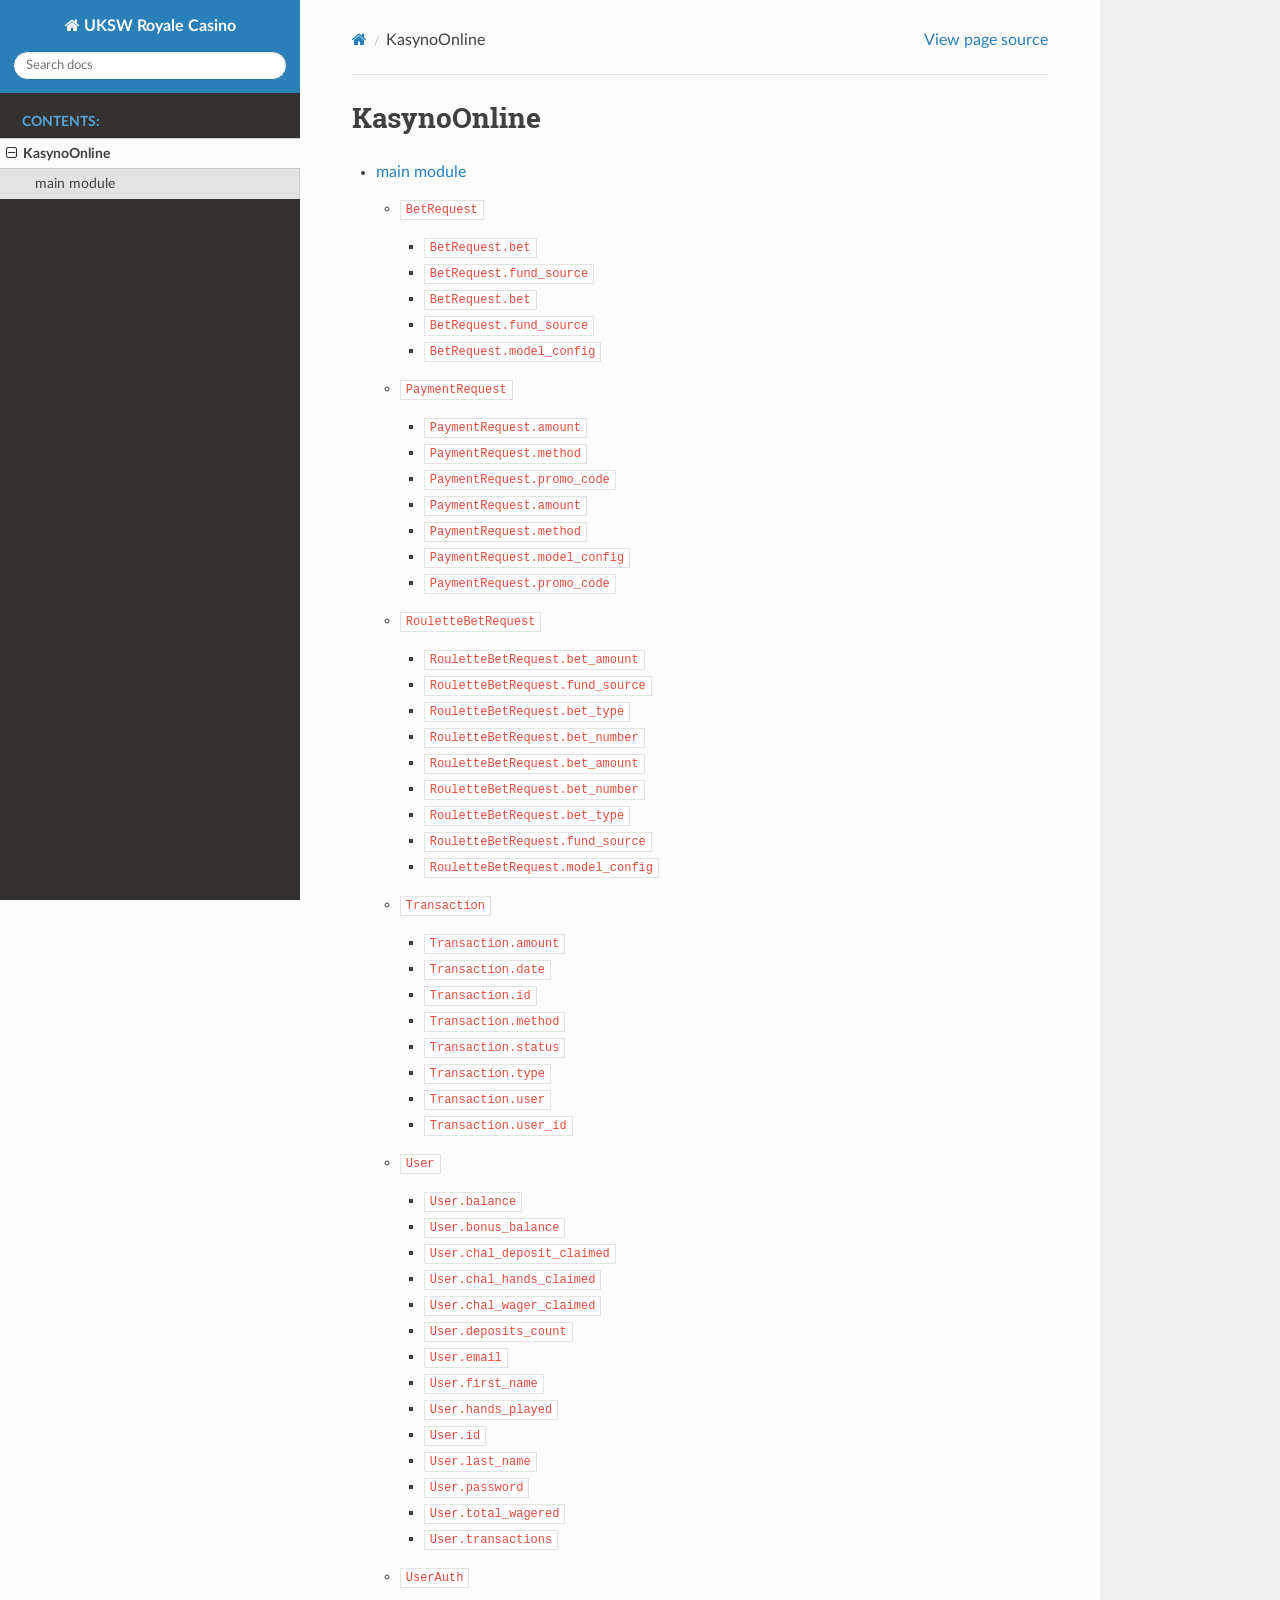
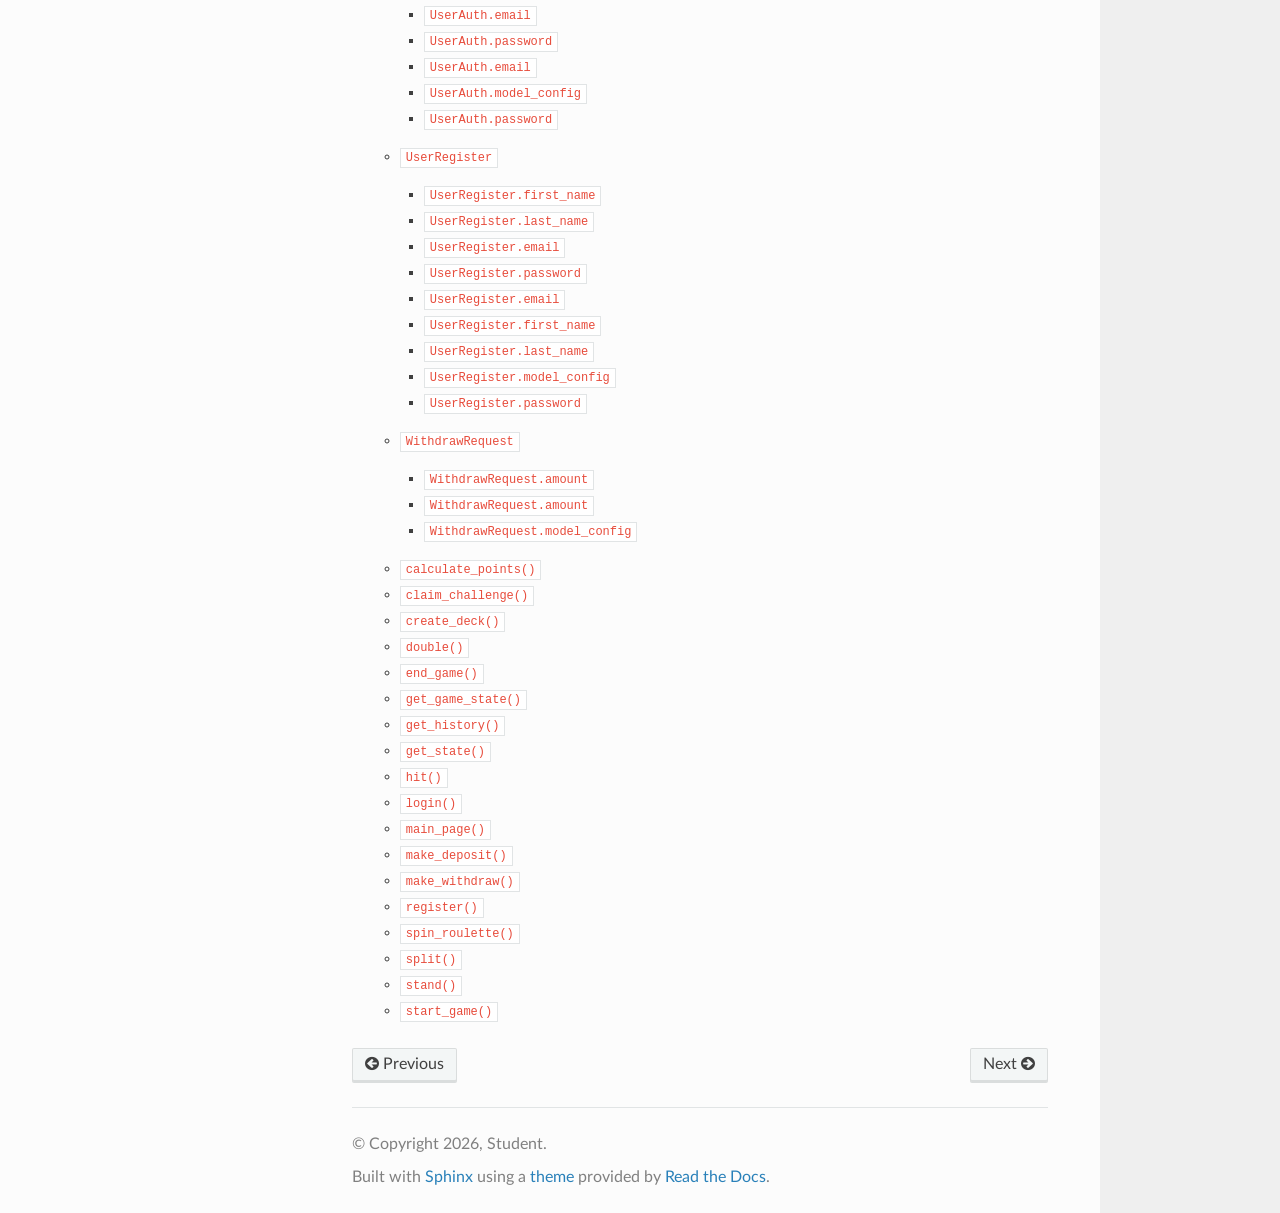
<file: docs/_build/html/modules.html>
<!DOCTYPE html>
<html class="writer-html5" lang="en" data-content_root="./">
<head>
  <meta charset="utf-8" /><meta name="viewport" content="width=device-width, initial-scale=1" />

  <meta name="viewport" content="width=device-width, initial-scale=1.0" />
  <title>KasynoOnline &mdash; UKSW Royale Casino 1.0 documentation</title>
      <link rel="stylesheet" type="text/css" href="_static/pygments.css?v=b86133f3" />
      <link rel="stylesheet" type="text/css" href="_static/css/theme.css?v=9edc463e" />

  
      <script src="_static/jquery.js?v=5d32c60e"></script>
      <script src="_static/_sphinx_javascript_frameworks_compat.js?v=2cd50e6c"></script>
      <script src="_static/documentation_options.js?v=f2a433a1"></script>
      <script src="_static/doctools.js?v=fd6eb6e6"></script>
      <script src="_static/sphinx_highlight.js?v=6ffebe34"></script>
    <script src="_static/js/theme.js"></script>
    <link rel="index" title="Index" href="genindex.html" />
    <link rel="search" title="Search" href="search.html" />
    <link rel="next" title="main module" href="main.html" />
    <link rel="prev" title="UKSW Royale Casino documentation" href="index.html" /> 
</head>

<body class="wy-body-for-nav"> 
  <div class="wy-grid-for-nav">
    <nav data-toggle="wy-nav-shift" class="wy-nav-side">
      <div class="wy-side-scroll">
        <div class="wy-side-nav-search" >

          
          
          <a href="index.html" class="icon icon-home">
            UKSW Royale Casino
          </a>
<div role="search">
  <form id="rtd-search-form" class="wy-form" action="search.html" method="get">
    <input type="text" name="q" placeholder="Search docs" aria-label="Search docs" />
    <input type="hidden" name="check_keywords" value="yes" />
    <input type="hidden" name="area" value="default" />
  </form>
</div>
        </div><div class="wy-menu wy-menu-vertical" data-spy="affix" role="navigation" aria-label="Navigation menu">
              <p class="caption" role="heading"><span class="caption-text">Contents:</span></p>
<ul class="current">
<li class="toctree-l1 current"><a class="current reference internal" href="#">KasynoOnline</a><ul>
<li class="toctree-l2"><a class="reference internal" href="main.html">main module</a></li>
</ul>
</li>
</ul>

        </div>
      </div>
    </nav>

    <section data-toggle="wy-nav-shift" class="wy-nav-content-wrap"><nav class="wy-nav-top" aria-label="Mobile navigation menu" >
          <i data-toggle="wy-nav-top" class="fa fa-bars"></i>
          <a href="index.html">UKSW Royale Casino</a>
      </nav>

      <div class="wy-nav-content">
        <div class="rst-content">
          <div role="navigation" aria-label="Page navigation">
  <ul class="wy-breadcrumbs">
      <li><a href="index.html" class="icon icon-home" aria-label="Home"></a></li>
      <li class="breadcrumb-item active">KasynoOnline</li>
      <li class="wy-breadcrumbs-aside">
            <a href="_sources/modules.rst.txt" rel="nofollow"> View page source</a>
      </li>
  </ul>
  <hr/>
</div>
          <div role="main" class="document" itemscope="itemscope" itemtype="http://schema.org/Article">
           <div itemprop="articleBody">
             
  <section id="kasynoonline">
<h1>KasynoOnline<a class="headerlink" href="#kasynoonline" title="Link to this heading"></a></h1>
<div class="toctree-wrapper compound">
<ul>
<li class="toctree-l1"><a class="reference internal" href="main.html">main module</a><ul>
<li class="toctree-l2"><a class="reference internal" href="main.html#main.BetRequest"><code class="docutils literal notranslate"><span class="pre">BetRequest</span></code></a><ul>
<li class="toctree-l3"><a class="reference internal" href="main.html#main.BetRequest.bet"><code class="docutils literal notranslate"><span class="pre">BetRequest.bet</span></code></a></li>
<li class="toctree-l3"><a class="reference internal" href="main.html#main.BetRequest.fund_source"><code class="docutils literal notranslate"><span class="pre">BetRequest.fund_source</span></code></a></li>
<li class="toctree-l3"><a class="reference internal" href="main.html#id0"><code class="docutils literal notranslate"><span class="pre">BetRequest.bet</span></code></a></li>
<li class="toctree-l3"><a class="reference internal" href="main.html#id1"><code class="docutils literal notranslate"><span class="pre">BetRequest.fund_source</span></code></a></li>
<li class="toctree-l3"><a class="reference internal" href="main.html#main.BetRequest.model_config"><code class="docutils literal notranslate"><span class="pre">BetRequest.model_config</span></code></a></li>
</ul>
</li>
<li class="toctree-l2"><a class="reference internal" href="main.html#main.PaymentRequest"><code class="docutils literal notranslate"><span class="pre">PaymentRequest</span></code></a><ul>
<li class="toctree-l3"><a class="reference internal" href="main.html#main.PaymentRequest.amount"><code class="docutils literal notranslate"><span class="pre">PaymentRequest.amount</span></code></a></li>
<li class="toctree-l3"><a class="reference internal" href="main.html#main.PaymentRequest.method"><code class="docutils literal notranslate"><span class="pre">PaymentRequest.method</span></code></a></li>
<li class="toctree-l3"><a class="reference internal" href="main.html#main.PaymentRequest.promo_code"><code class="docutils literal notranslate"><span class="pre">PaymentRequest.promo_code</span></code></a></li>
<li class="toctree-l3"><a class="reference internal" href="main.html#id2"><code class="docutils literal notranslate"><span class="pre">PaymentRequest.amount</span></code></a></li>
<li class="toctree-l3"><a class="reference internal" href="main.html#id3"><code class="docutils literal notranslate"><span class="pre">PaymentRequest.method</span></code></a></li>
<li class="toctree-l3"><a class="reference internal" href="main.html#main.PaymentRequest.model_config"><code class="docutils literal notranslate"><span class="pre">PaymentRequest.model_config</span></code></a></li>
<li class="toctree-l3"><a class="reference internal" href="main.html#id4"><code class="docutils literal notranslate"><span class="pre">PaymentRequest.promo_code</span></code></a></li>
</ul>
</li>
<li class="toctree-l2"><a class="reference internal" href="main.html#main.RouletteBetRequest"><code class="docutils literal notranslate"><span class="pre">RouletteBetRequest</span></code></a><ul>
<li class="toctree-l3"><a class="reference internal" href="main.html#main.RouletteBetRequest.bet_amount"><code class="docutils literal notranslate"><span class="pre">RouletteBetRequest.bet_amount</span></code></a></li>
<li class="toctree-l3"><a class="reference internal" href="main.html#main.RouletteBetRequest.fund_source"><code class="docutils literal notranslate"><span class="pre">RouletteBetRequest.fund_source</span></code></a></li>
<li class="toctree-l3"><a class="reference internal" href="main.html#main.RouletteBetRequest.bet_type"><code class="docutils literal notranslate"><span class="pre">RouletteBetRequest.bet_type</span></code></a></li>
<li class="toctree-l3"><a class="reference internal" href="main.html#main.RouletteBetRequest.bet_number"><code class="docutils literal notranslate"><span class="pre">RouletteBetRequest.bet_number</span></code></a></li>
<li class="toctree-l3"><a class="reference internal" href="main.html#id5"><code class="docutils literal notranslate"><span class="pre">RouletteBetRequest.bet_amount</span></code></a></li>
<li class="toctree-l3"><a class="reference internal" href="main.html#id6"><code class="docutils literal notranslate"><span class="pre">RouletteBetRequest.bet_number</span></code></a></li>
<li class="toctree-l3"><a class="reference internal" href="main.html#id7"><code class="docutils literal notranslate"><span class="pre">RouletteBetRequest.bet_type</span></code></a></li>
<li class="toctree-l3"><a class="reference internal" href="main.html#id8"><code class="docutils literal notranslate"><span class="pre">RouletteBetRequest.fund_source</span></code></a></li>
<li class="toctree-l3"><a class="reference internal" href="main.html#main.RouletteBetRequest.model_config"><code class="docutils literal notranslate"><span class="pre">RouletteBetRequest.model_config</span></code></a></li>
</ul>
</li>
<li class="toctree-l2"><a class="reference internal" href="main.html#main.Transaction"><code class="docutils literal notranslate"><span class="pre">Transaction</span></code></a><ul>
<li class="toctree-l3"><a class="reference internal" href="main.html#main.Transaction.amount"><code class="docutils literal notranslate"><span class="pre">Transaction.amount</span></code></a></li>
<li class="toctree-l3"><a class="reference internal" href="main.html#main.Transaction.date"><code class="docutils literal notranslate"><span class="pre">Transaction.date</span></code></a></li>
<li class="toctree-l3"><a class="reference internal" href="main.html#main.Transaction.id"><code class="docutils literal notranslate"><span class="pre">Transaction.id</span></code></a></li>
<li class="toctree-l3"><a class="reference internal" href="main.html#main.Transaction.method"><code class="docutils literal notranslate"><span class="pre">Transaction.method</span></code></a></li>
<li class="toctree-l3"><a class="reference internal" href="main.html#main.Transaction.status"><code class="docutils literal notranslate"><span class="pre">Transaction.status</span></code></a></li>
<li class="toctree-l3"><a class="reference internal" href="main.html#main.Transaction.type"><code class="docutils literal notranslate"><span class="pre">Transaction.type</span></code></a></li>
<li class="toctree-l3"><a class="reference internal" href="main.html#main.Transaction.user"><code class="docutils literal notranslate"><span class="pre">Transaction.user</span></code></a></li>
<li class="toctree-l3"><a class="reference internal" href="main.html#main.Transaction.user_id"><code class="docutils literal notranslate"><span class="pre">Transaction.user_id</span></code></a></li>
</ul>
</li>
<li class="toctree-l2"><a class="reference internal" href="main.html#main.User"><code class="docutils literal notranslate"><span class="pre">User</span></code></a><ul>
<li class="toctree-l3"><a class="reference internal" href="main.html#main.User.balance"><code class="docutils literal notranslate"><span class="pre">User.balance</span></code></a></li>
<li class="toctree-l3"><a class="reference internal" href="main.html#main.User.bonus_balance"><code class="docutils literal notranslate"><span class="pre">User.bonus_balance</span></code></a></li>
<li class="toctree-l3"><a class="reference internal" href="main.html#main.User.chal_deposit_claimed"><code class="docutils literal notranslate"><span class="pre">User.chal_deposit_claimed</span></code></a></li>
<li class="toctree-l3"><a class="reference internal" href="main.html#main.User.chal_hands_claimed"><code class="docutils literal notranslate"><span class="pre">User.chal_hands_claimed</span></code></a></li>
<li class="toctree-l3"><a class="reference internal" href="main.html#main.User.chal_wager_claimed"><code class="docutils literal notranslate"><span class="pre">User.chal_wager_claimed</span></code></a></li>
<li class="toctree-l3"><a class="reference internal" href="main.html#main.User.deposits_count"><code class="docutils literal notranslate"><span class="pre">User.deposits_count</span></code></a></li>
<li class="toctree-l3"><a class="reference internal" href="main.html#main.User.email"><code class="docutils literal notranslate"><span class="pre">User.email</span></code></a></li>
<li class="toctree-l3"><a class="reference internal" href="main.html#main.User.first_name"><code class="docutils literal notranslate"><span class="pre">User.first_name</span></code></a></li>
<li class="toctree-l3"><a class="reference internal" href="main.html#main.User.hands_played"><code class="docutils literal notranslate"><span class="pre">User.hands_played</span></code></a></li>
<li class="toctree-l3"><a class="reference internal" href="main.html#main.User.id"><code class="docutils literal notranslate"><span class="pre">User.id</span></code></a></li>
<li class="toctree-l3"><a class="reference internal" href="main.html#main.User.last_name"><code class="docutils literal notranslate"><span class="pre">User.last_name</span></code></a></li>
<li class="toctree-l3"><a class="reference internal" href="main.html#main.User.password"><code class="docutils literal notranslate"><span class="pre">User.password</span></code></a></li>
<li class="toctree-l3"><a class="reference internal" href="main.html#main.User.total_wagered"><code class="docutils literal notranslate"><span class="pre">User.total_wagered</span></code></a></li>
<li class="toctree-l3"><a class="reference internal" href="main.html#main.User.transactions"><code class="docutils literal notranslate"><span class="pre">User.transactions</span></code></a></li>
</ul>
</li>
<li class="toctree-l2"><a class="reference internal" href="main.html#main.UserAuth"><code class="docutils literal notranslate"><span class="pre">UserAuth</span></code></a><ul>
<li class="toctree-l3"><a class="reference internal" href="main.html#main.UserAuth.email"><code class="docutils literal notranslate"><span class="pre">UserAuth.email</span></code></a></li>
<li class="toctree-l3"><a class="reference internal" href="main.html#main.UserAuth.password"><code class="docutils literal notranslate"><span class="pre">UserAuth.password</span></code></a></li>
<li class="toctree-l3"><a class="reference internal" href="main.html#id9"><code class="docutils literal notranslate"><span class="pre">UserAuth.email</span></code></a></li>
<li class="toctree-l3"><a class="reference internal" href="main.html#main.UserAuth.model_config"><code class="docutils literal notranslate"><span class="pre">UserAuth.model_config</span></code></a></li>
<li class="toctree-l3"><a class="reference internal" href="main.html#id10"><code class="docutils literal notranslate"><span class="pre">UserAuth.password</span></code></a></li>
</ul>
</li>
<li class="toctree-l2"><a class="reference internal" href="main.html#main.UserRegister"><code class="docutils literal notranslate"><span class="pre">UserRegister</span></code></a><ul>
<li class="toctree-l3"><a class="reference internal" href="main.html#main.UserRegister.first_name"><code class="docutils literal notranslate"><span class="pre">UserRegister.first_name</span></code></a></li>
<li class="toctree-l3"><a class="reference internal" href="main.html#main.UserRegister.last_name"><code class="docutils literal notranslate"><span class="pre">UserRegister.last_name</span></code></a></li>
<li class="toctree-l3"><a class="reference internal" href="main.html#main.UserRegister.email"><code class="docutils literal notranslate"><span class="pre">UserRegister.email</span></code></a></li>
<li class="toctree-l3"><a class="reference internal" href="main.html#main.UserRegister.password"><code class="docutils literal notranslate"><span class="pre">UserRegister.password</span></code></a></li>
<li class="toctree-l3"><a class="reference internal" href="main.html#id11"><code class="docutils literal notranslate"><span class="pre">UserRegister.email</span></code></a></li>
<li class="toctree-l3"><a class="reference internal" href="main.html#id12"><code class="docutils literal notranslate"><span class="pre">UserRegister.first_name</span></code></a></li>
<li class="toctree-l3"><a class="reference internal" href="main.html#id13"><code class="docutils literal notranslate"><span class="pre">UserRegister.last_name</span></code></a></li>
<li class="toctree-l3"><a class="reference internal" href="main.html#main.UserRegister.model_config"><code class="docutils literal notranslate"><span class="pre">UserRegister.model_config</span></code></a></li>
<li class="toctree-l3"><a class="reference internal" href="main.html#id14"><code class="docutils literal notranslate"><span class="pre">UserRegister.password</span></code></a></li>
</ul>
</li>
<li class="toctree-l2"><a class="reference internal" href="main.html#main.WithdrawRequest"><code class="docutils literal notranslate"><span class="pre">WithdrawRequest</span></code></a><ul>
<li class="toctree-l3"><a class="reference internal" href="main.html#main.WithdrawRequest.amount"><code class="docutils literal notranslate"><span class="pre">WithdrawRequest.amount</span></code></a></li>
<li class="toctree-l3"><a class="reference internal" href="main.html#id15"><code class="docutils literal notranslate"><span class="pre">WithdrawRequest.amount</span></code></a></li>
<li class="toctree-l3"><a class="reference internal" href="main.html#main.WithdrawRequest.model_config"><code class="docutils literal notranslate"><span class="pre">WithdrawRequest.model_config</span></code></a></li>
</ul>
</li>
<li class="toctree-l2"><a class="reference internal" href="main.html#main.calculate_points"><code class="docutils literal notranslate"><span class="pre">calculate_points()</span></code></a></li>
<li class="toctree-l2"><a class="reference internal" href="main.html#main.claim_challenge"><code class="docutils literal notranslate"><span class="pre">claim_challenge()</span></code></a></li>
<li class="toctree-l2"><a class="reference internal" href="main.html#main.create_deck"><code class="docutils literal notranslate"><span class="pre">create_deck()</span></code></a></li>
<li class="toctree-l2"><a class="reference internal" href="main.html#main.double"><code class="docutils literal notranslate"><span class="pre">double()</span></code></a></li>
<li class="toctree-l2"><a class="reference internal" href="main.html#main.end_game"><code class="docutils literal notranslate"><span class="pre">end_game()</span></code></a></li>
<li class="toctree-l2"><a class="reference internal" href="main.html#main.get_game_state"><code class="docutils literal notranslate"><span class="pre">get_game_state()</span></code></a></li>
<li class="toctree-l2"><a class="reference internal" href="main.html#main.get_history"><code class="docutils literal notranslate"><span class="pre">get_history()</span></code></a></li>
<li class="toctree-l2"><a class="reference internal" href="main.html#main.get_state"><code class="docutils literal notranslate"><span class="pre">get_state()</span></code></a></li>
<li class="toctree-l2"><a class="reference internal" href="main.html#main.hit"><code class="docutils literal notranslate"><span class="pre">hit()</span></code></a></li>
<li class="toctree-l2"><a class="reference internal" href="main.html#main.login"><code class="docutils literal notranslate"><span class="pre">login()</span></code></a></li>
<li class="toctree-l2"><a class="reference internal" href="main.html#main.main_page"><code class="docutils literal notranslate"><span class="pre">main_page()</span></code></a></li>
<li class="toctree-l2"><a class="reference internal" href="main.html#main.make_deposit"><code class="docutils literal notranslate"><span class="pre">make_deposit()</span></code></a></li>
<li class="toctree-l2"><a class="reference internal" href="main.html#main.make_withdraw"><code class="docutils literal notranslate"><span class="pre">make_withdraw()</span></code></a></li>
<li class="toctree-l2"><a class="reference internal" href="main.html#main.register"><code class="docutils literal notranslate"><span class="pre">register()</span></code></a></li>
<li class="toctree-l2"><a class="reference internal" href="main.html#main.spin_roulette"><code class="docutils literal notranslate"><span class="pre">spin_roulette()</span></code></a></li>
<li class="toctree-l2"><a class="reference internal" href="main.html#main.split"><code class="docutils literal notranslate"><span class="pre">split()</span></code></a></li>
<li class="toctree-l2"><a class="reference internal" href="main.html#main.stand"><code class="docutils literal notranslate"><span class="pre">stand()</span></code></a></li>
<li class="toctree-l2"><a class="reference internal" href="main.html#main.start_game"><code class="docutils literal notranslate"><span class="pre">start_game()</span></code></a></li>
</ul>
</li>
</ul>
</div>
</section>


           </div>
          </div>
          <footer><div class="rst-footer-buttons" role="navigation" aria-label="Footer">
        <a href="index.html" class="btn btn-neutral float-left" title="UKSW Royale Casino documentation" accesskey="p" rel="prev"><span class="fa fa-arrow-circle-left" aria-hidden="true"></span> Previous</a>
        <a href="main.html" class="btn btn-neutral float-right" title="main module" accesskey="n" rel="next">Next <span class="fa fa-arrow-circle-right" aria-hidden="true"></span></a>
    </div>

  <hr/>

  <div role="contentinfo">
    <p>&#169; Copyright 2026, Student.</p>
  </div>

  Built with <a href="https://www.sphinx-doc.org/">Sphinx</a> using a
    <a href="https://github.com/readthedocs/sphinx_rtd_theme">theme</a>
    provided by <a href="https://readthedocs.org">Read the Docs</a>.
   

</footer>
        </div>
      </div>
    </section>
  </div>
  <script>
      jQuery(function () {
          SphinxRtdTheme.Navigation.enable(true);
      });
  </script> 

</body>
</html>
</file>
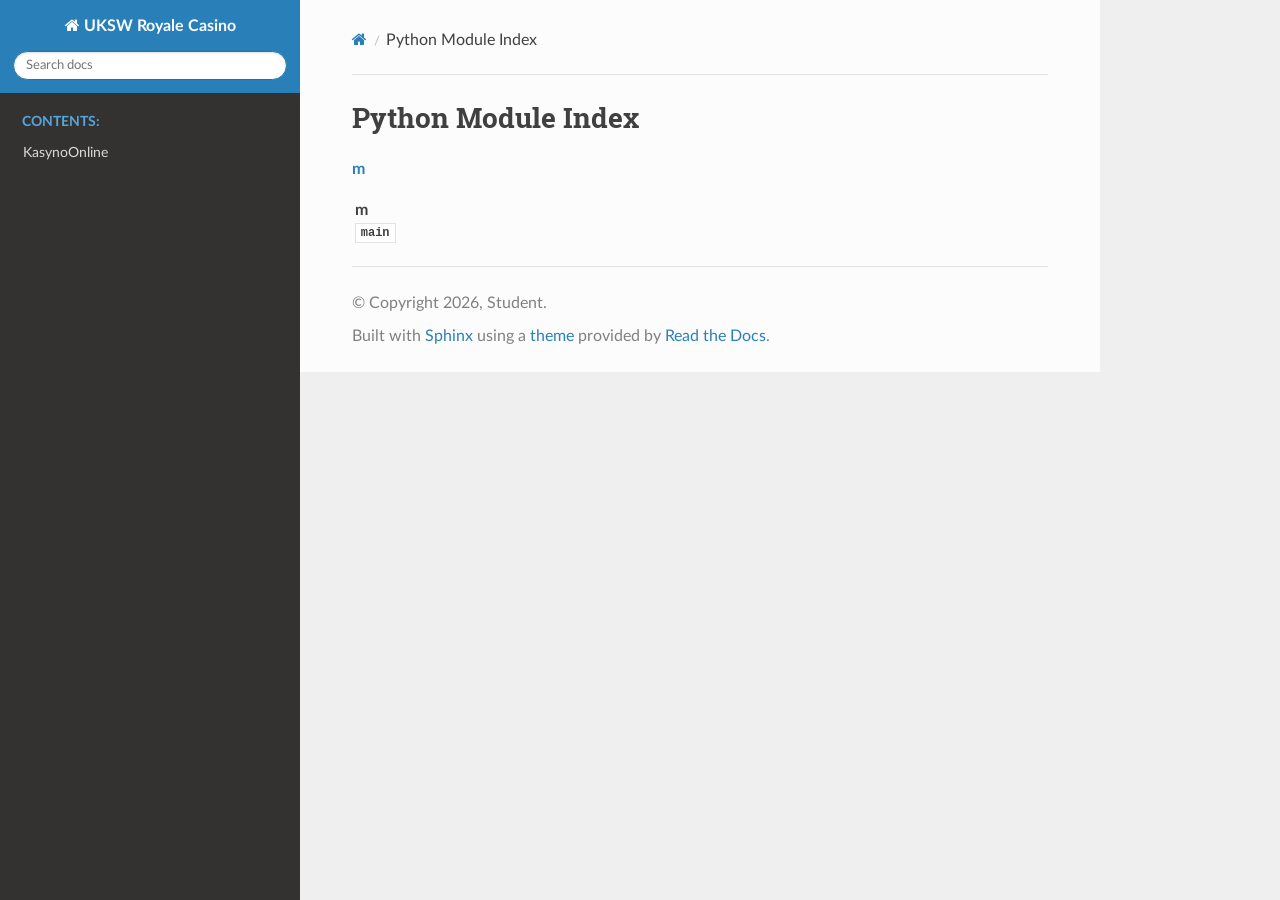
<file: docs/_build/html/py-modindex.html>
<!DOCTYPE html>
<html class="writer-html5" lang="en" data-content_root="./">
<head>
  <meta charset="utf-8" />
  <meta name="viewport" content="width=device-width, initial-scale=1.0" />
  <title>Python Module Index &mdash; UKSW Royale Casino 1.0 documentation</title>
      <link rel="stylesheet" type="text/css" href="_static/pygments.css?v=b86133f3" />
      <link rel="stylesheet" type="text/css" href="_static/css/theme.css?v=9edc463e" />

  
      <script src="_static/jquery.js?v=5d32c60e"></script>
      <script src="_static/_sphinx_javascript_frameworks_compat.js?v=2cd50e6c"></script>
      <script src="_static/documentation_options.js?v=f2a433a1"></script>
      <script src="_static/doctools.js?v=fd6eb6e6"></script>
      <script src="_static/sphinx_highlight.js?v=6ffebe34"></script>
    <script src="_static/js/theme.js"></script>
    <link rel="index" title="Index" href="genindex.html" />
    <link rel="search" title="Search" href="search.html" />
 

    <script>
      DOCUMENTATION_OPTIONS.COLLAPSE_INDEX = true;
    </script>


</head>

<body class="wy-body-for-nav"> 
  <div class="wy-grid-for-nav">
    <nav data-toggle="wy-nav-shift" class="wy-nav-side">
      <div class="wy-side-scroll">
        <div class="wy-side-nav-search" >

          
          
          <a href="index.html" class="icon icon-home">
            UKSW Royale Casino
          </a>
<div role="search">
  <form id="rtd-search-form" class="wy-form" action="search.html" method="get">
    <input type="text" name="q" placeholder="Search docs" aria-label="Search docs" />
    <input type="hidden" name="check_keywords" value="yes" />
    <input type="hidden" name="area" value="default" />
  </form>
</div>
        </div><div class="wy-menu wy-menu-vertical" data-spy="affix" role="navigation" aria-label="Navigation menu">
              <p class="caption" role="heading"><span class="caption-text">Contents:</span></p>
<ul>
<li class="toctree-l1"><a class="reference internal" href="modules.html">KasynoOnline</a></li>
</ul>

        </div>
      </div>
    </nav>

    <section data-toggle="wy-nav-shift" class="wy-nav-content-wrap"><nav class="wy-nav-top" aria-label="Mobile navigation menu" >
          <i data-toggle="wy-nav-top" class="fa fa-bars"></i>
          <a href="index.html">UKSW Royale Casino</a>
      </nav>

      <div class="wy-nav-content">
        <div class="rst-content">
          <div role="navigation" aria-label="Page navigation">
  <ul class="wy-breadcrumbs">
      <li><a href="index.html" class="icon icon-home" aria-label="Home"></a></li>
      <li class="breadcrumb-item active">Python Module Index</li>
      <li class="wy-breadcrumbs-aside">
      </li>
  </ul>
  <hr/>
</div>
          <div role="main" class="document" itemscope="itemscope" itemtype="http://schema.org/Article">
           <div itemprop="articleBody">
             

   <h1>Python Module Index</h1>

   <div class="modindex-jumpbox">
   <a href="#cap-m"><strong>m</strong></a>
   </div>

   <table class="indextable modindextable">
     <tr class="pcap"><td></td><td>&#160;</td><td></td></tr>
     <tr class="cap" id="cap-m"><td></td><td>
       <strong>m</strong></td><td></td></tr>
     <tr>
       <td></td>
       <td>
       <a href="main.html#module-main"><code class="xref">main</code></a></td><td>
       <em></em></td></tr>
   </table>


           </div>
          </div>
          <footer>

  <hr/>

  <div role="contentinfo">
    <p>&#169; Copyright 2026, Student.</p>
  </div>

  Built with <a href="https://www.sphinx-doc.org/">Sphinx</a> using a
    <a href="https://github.com/readthedocs/sphinx_rtd_theme">theme</a>
    provided by <a href="https://readthedocs.org">Read the Docs</a>.
   

</footer>
        </div>
      </div>
    </section>
  </div>
  <script>
      jQuery(function () {
          SphinxRtdTheme.Navigation.enable(true);
      });
  </script> 

</body>
</html>
</file>
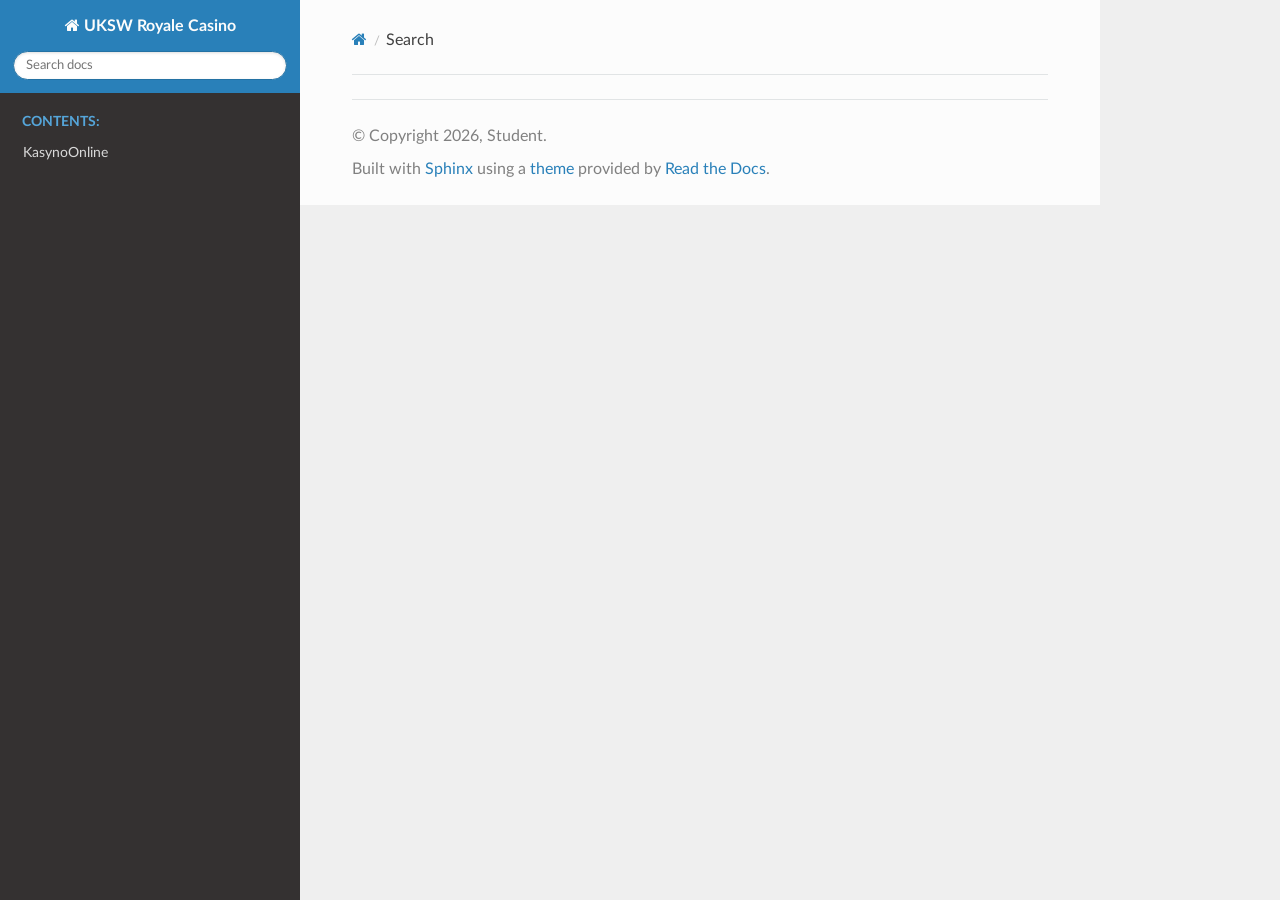
<file: docs/_build/html/search.html>
<!DOCTYPE html>
<html class="writer-html5" lang="en" data-content_root="./">
<head>
  <meta charset="utf-8" />
  <meta name="viewport" content="width=device-width, initial-scale=1.0" />
  <title>Search &mdash; UKSW Royale Casino 1.0 documentation</title>
      <link rel="stylesheet" type="text/css" href="_static/pygments.css?v=b86133f3" />
      <link rel="stylesheet" type="text/css" href="_static/css/theme.css?v=9edc463e" />

  
    
      <script src="_static/jquery.js?v=5d32c60e"></script>
      <script src="_static/_sphinx_javascript_frameworks_compat.js?v=2cd50e6c"></script>
      <script src="_static/documentation_options.js?v=f2a433a1"></script>
      <script src="_static/doctools.js?v=fd6eb6e6"></script>
      <script src="_static/sphinx_highlight.js?v=6ffebe34"></script>
    <script src="_static/js/theme.js"></script>
    <script src="_static/searchtools.js"></script>
    <script src="_static/language_data.js"></script>
    <link rel="index" title="Index" href="genindex.html" />
    <link rel="search" title="Search" href="#" /> 
</head>

<body class="wy-body-for-nav"> 
  <div class="wy-grid-for-nav">
    <nav data-toggle="wy-nav-shift" class="wy-nav-side">
      <div class="wy-side-scroll">
        <div class="wy-side-nav-search" >

          
          
          <a href="index.html" class="icon icon-home">
            UKSW Royale Casino
          </a>
<div role="search">
  <form id="rtd-search-form" class="wy-form" action="#" method="get">
    <input type="text" name="q" placeholder="Search docs" aria-label="Search docs" />
    <input type="hidden" name="check_keywords" value="yes" />
    <input type="hidden" name="area" value="default" />
  </form>
</div>
        </div><div class="wy-menu wy-menu-vertical" data-spy="affix" role="navigation" aria-label="Navigation menu">
              <p class="caption" role="heading"><span class="caption-text">Contents:</span></p>
<ul>
<li class="toctree-l1"><a class="reference internal" href="modules.html">KasynoOnline</a></li>
</ul>

        </div>
      </div>
    </nav>

    <section data-toggle="wy-nav-shift" class="wy-nav-content-wrap"><nav class="wy-nav-top" aria-label="Mobile navigation menu" >
          <i data-toggle="wy-nav-top" class="fa fa-bars"></i>
          <a href="index.html">UKSW Royale Casino</a>
      </nav>

      <div class="wy-nav-content">
        <div class="rst-content">
          <div role="navigation" aria-label="Page navigation">
  <ul class="wy-breadcrumbs">
      <li><a href="index.html" class="icon icon-home" aria-label="Home"></a></li>
      <li class="breadcrumb-item active">Search</li>
      <li class="wy-breadcrumbs-aside">
      </li>
  </ul>
  <hr/>
</div>
          <div role="main" class="document" itemscope="itemscope" itemtype="http://schema.org/Article">
           <div itemprop="articleBody">
             
  <noscript>
  <div id="fallback" class="admonition warning">
    <p class="last">
      Please activate JavaScript to enable the search functionality.
    </p>
  </div>
  </noscript>

  
  <div id="search-results">
  
  </div>

           </div>
          </div>
          <footer>

  <hr/>

  <div role="contentinfo">
    <p>&#169; Copyright 2026, Student.</p>
  </div>

  Built with <a href="https://www.sphinx-doc.org/">Sphinx</a> using a
    <a href="https://github.com/readthedocs/sphinx_rtd_theme">theme</a>
    provided by <a href="https://readthedocs.org">Read the Docs</a>.
   

</footer>
        </div>
      </div>
    </section>
  </div>
  <script>
      jQuery(function () {
          SphinxRtdTheme.Navigation.enable(true);
      });
  </script>
  <script>
    jQuery(function() { Search.loadIndex("searchindex.js"); });
  </script>
  
  <script id="searchindexloader"></script>
   


</body>
</html>
</file>
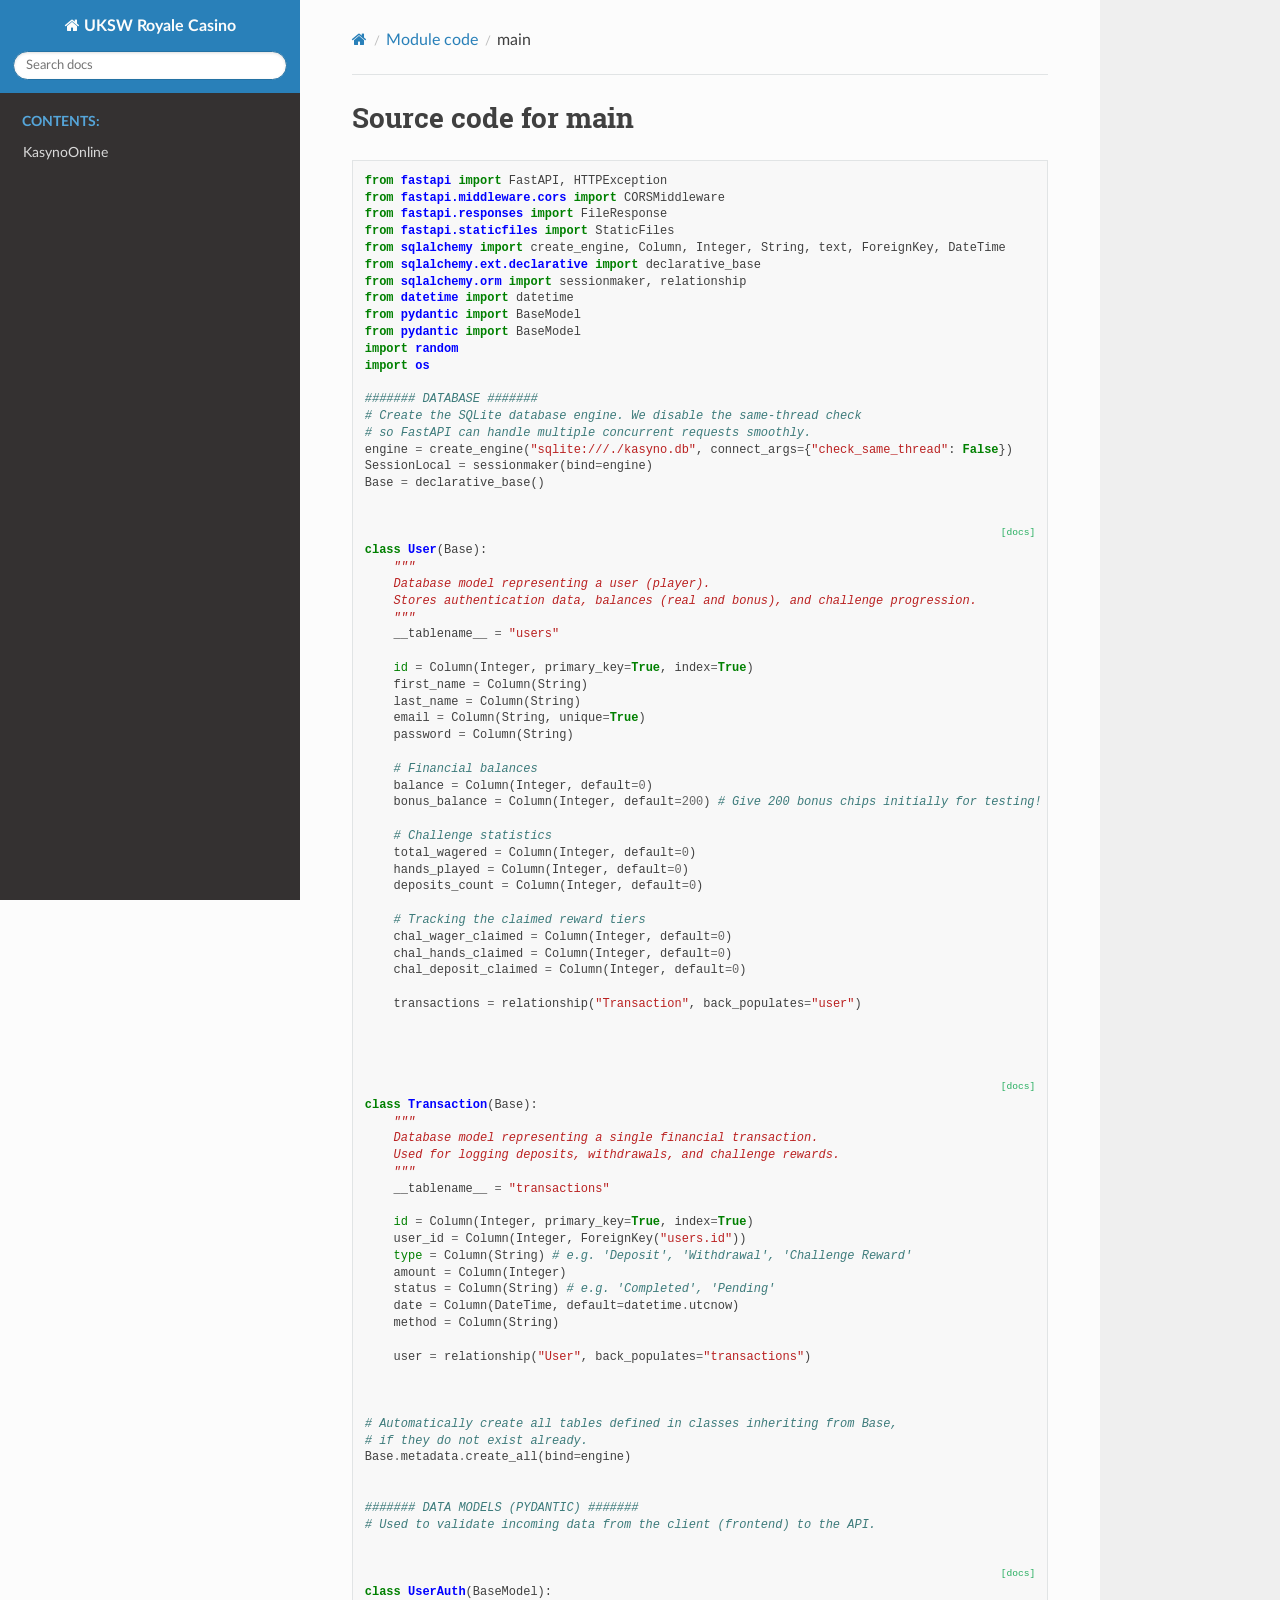
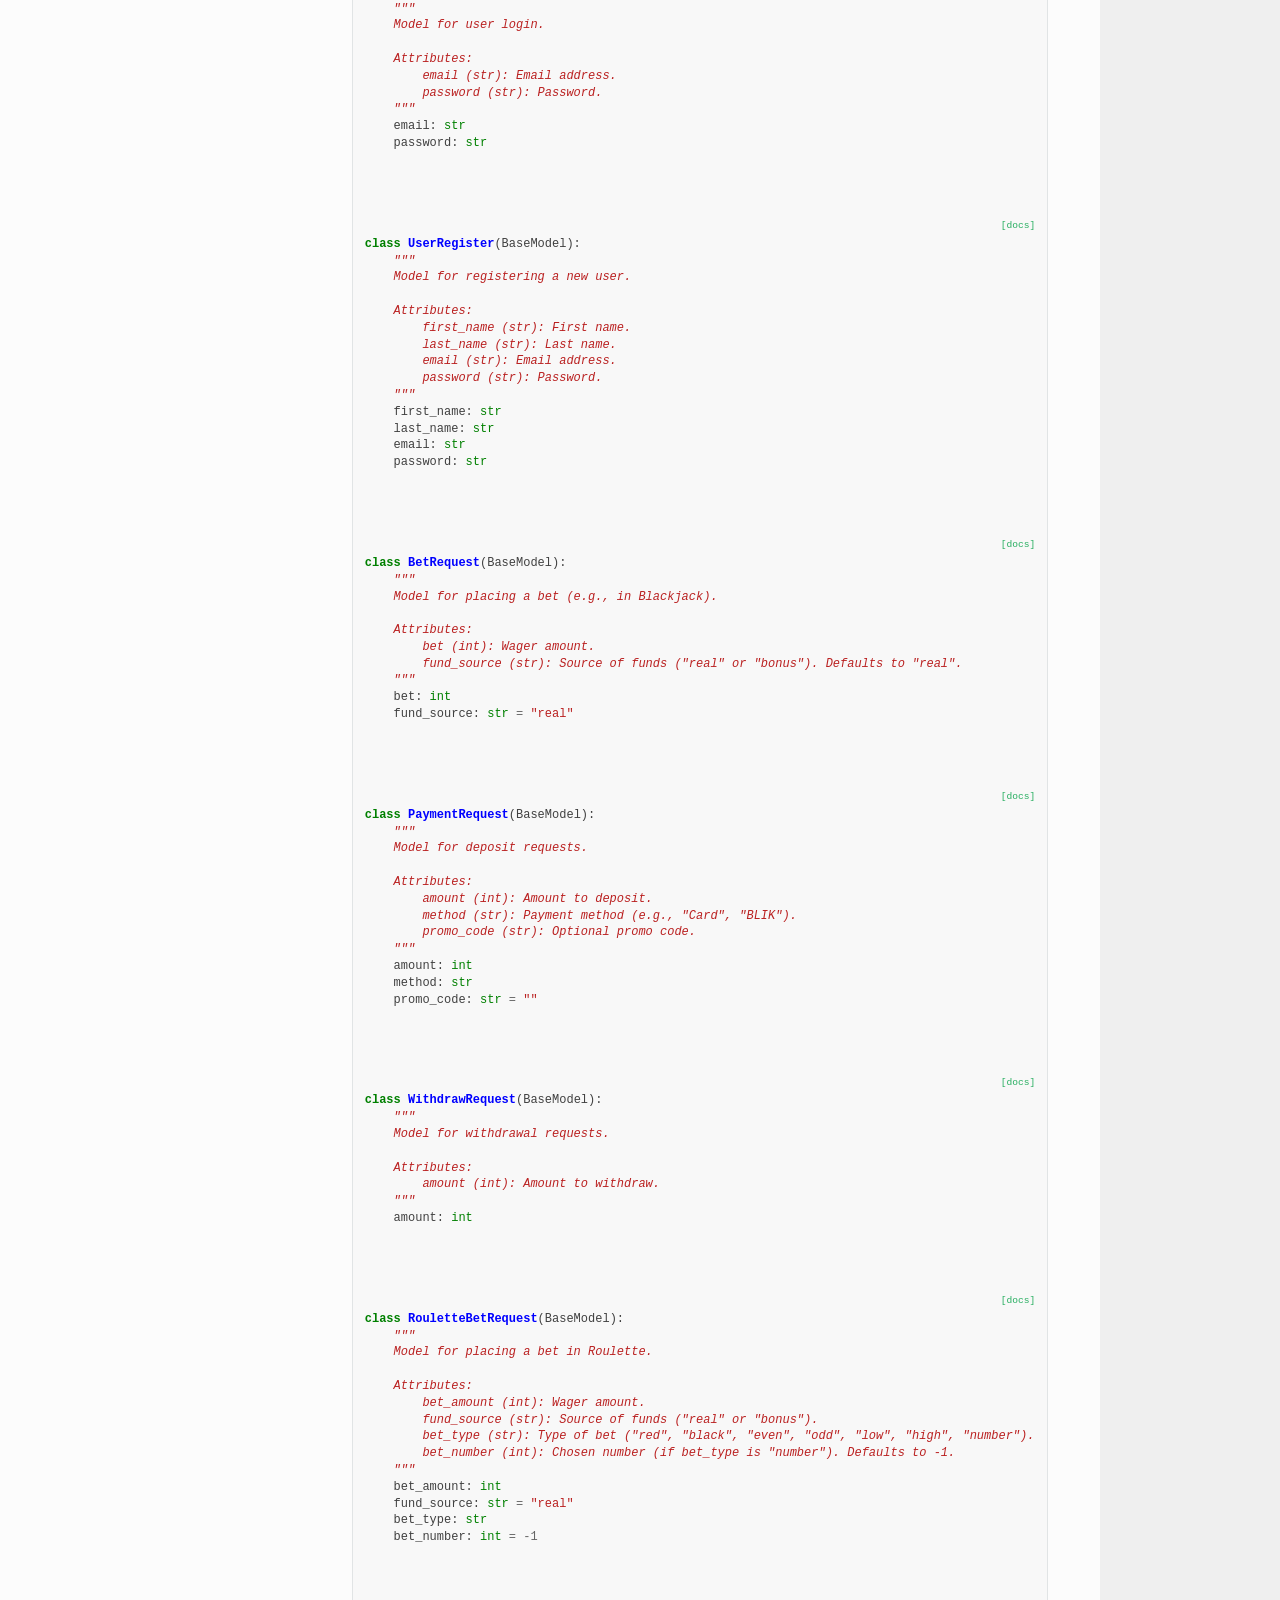
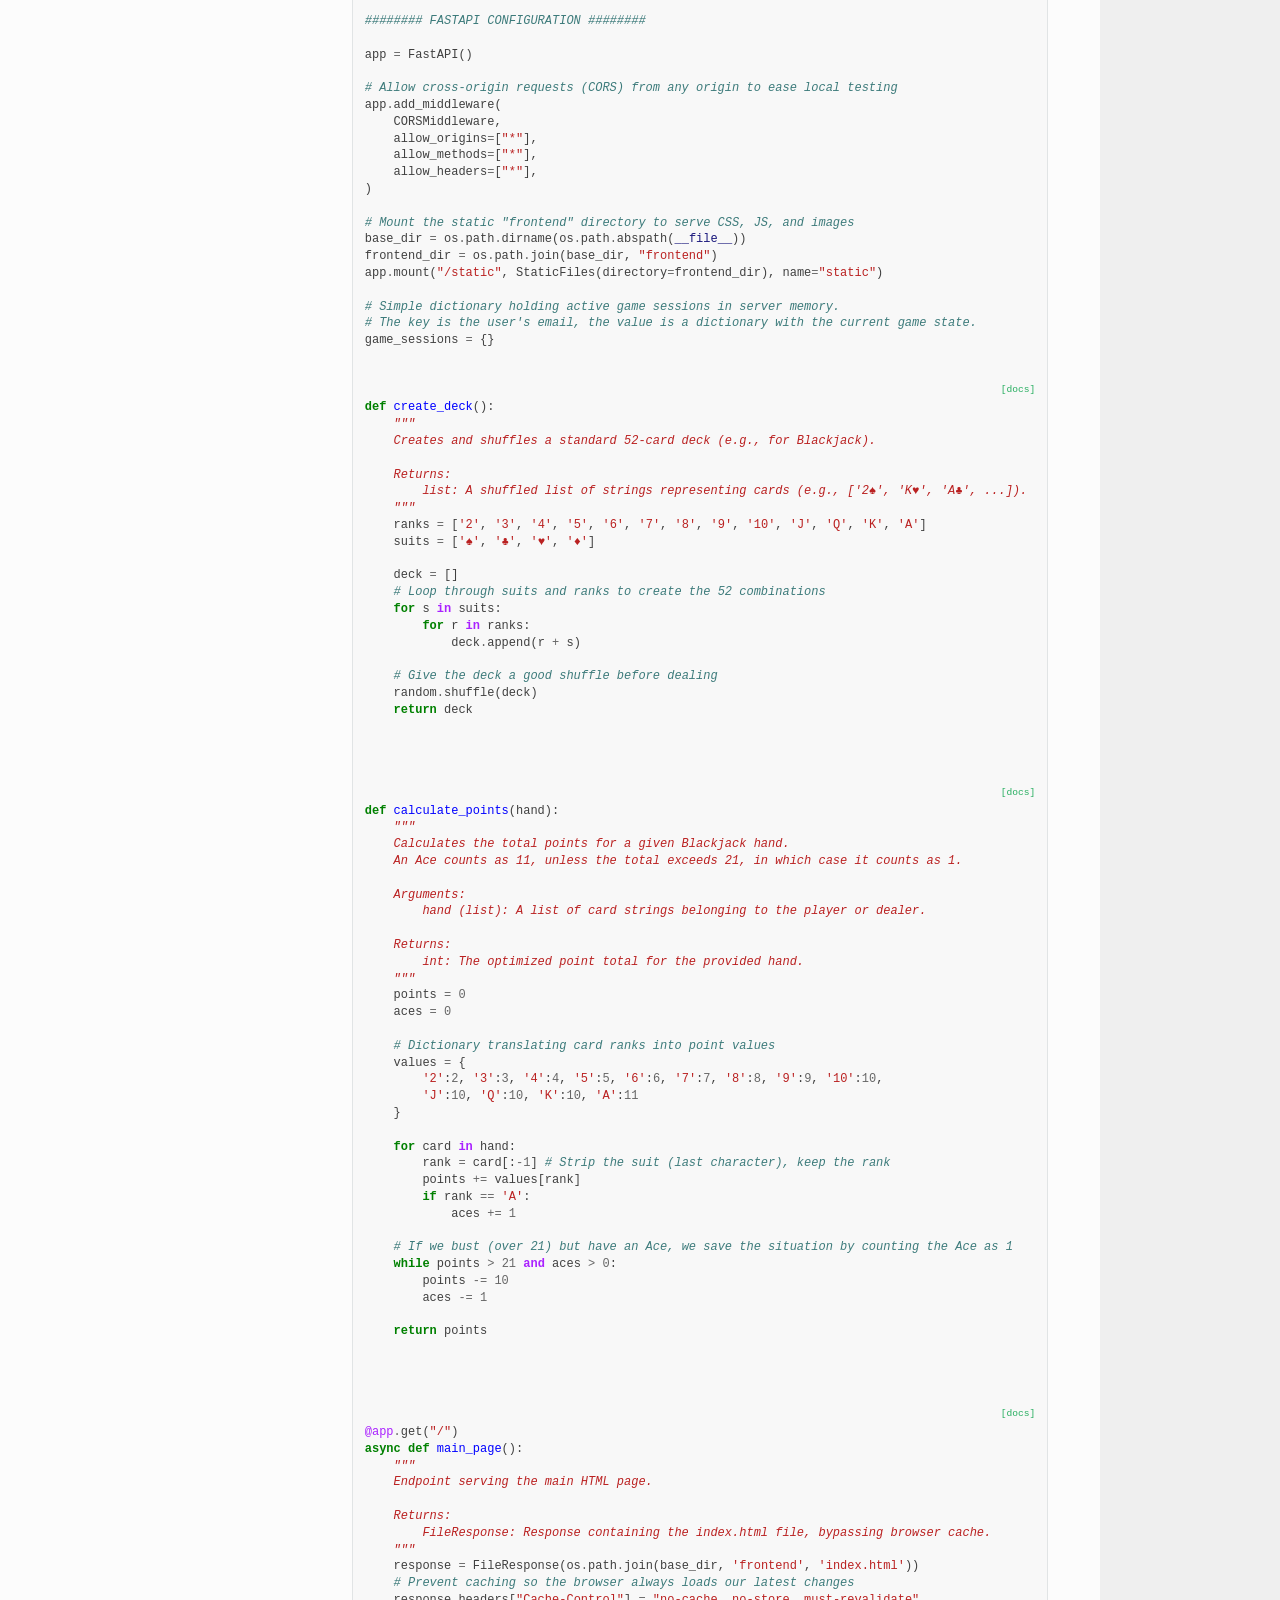
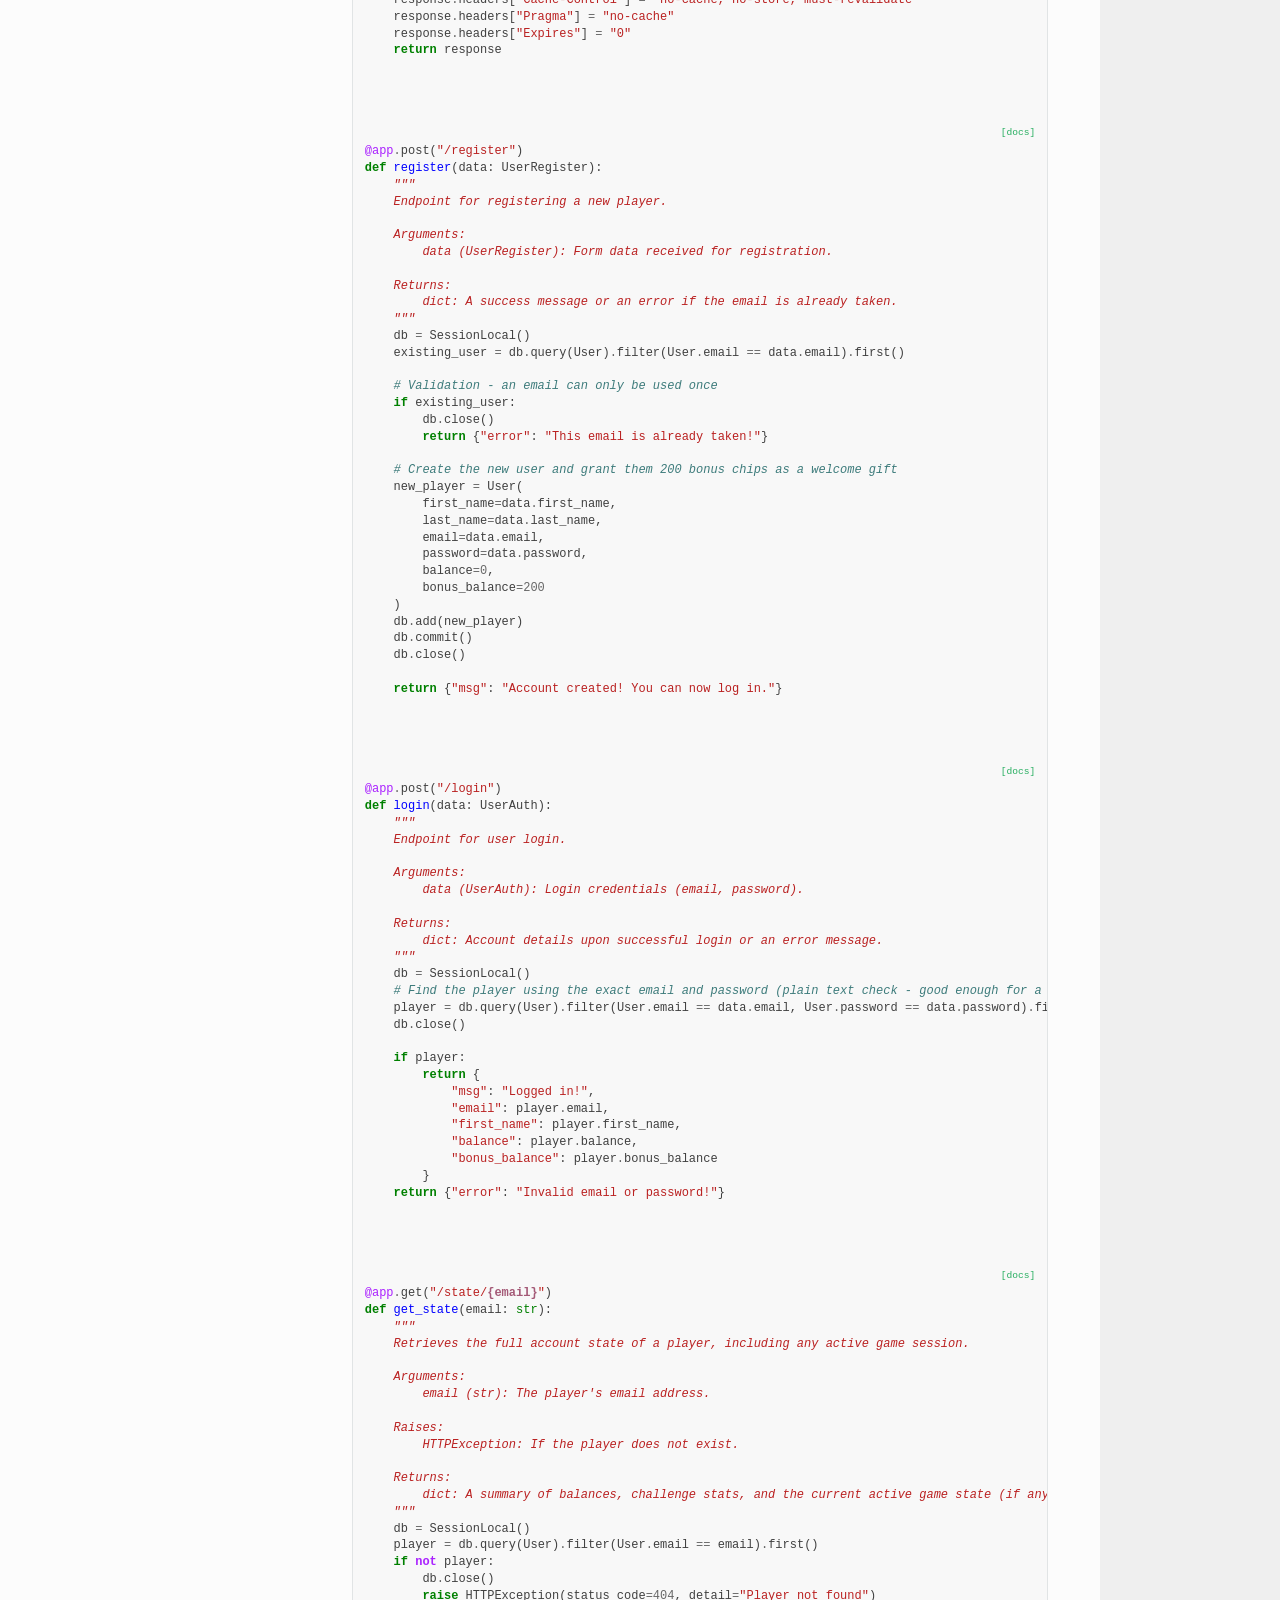
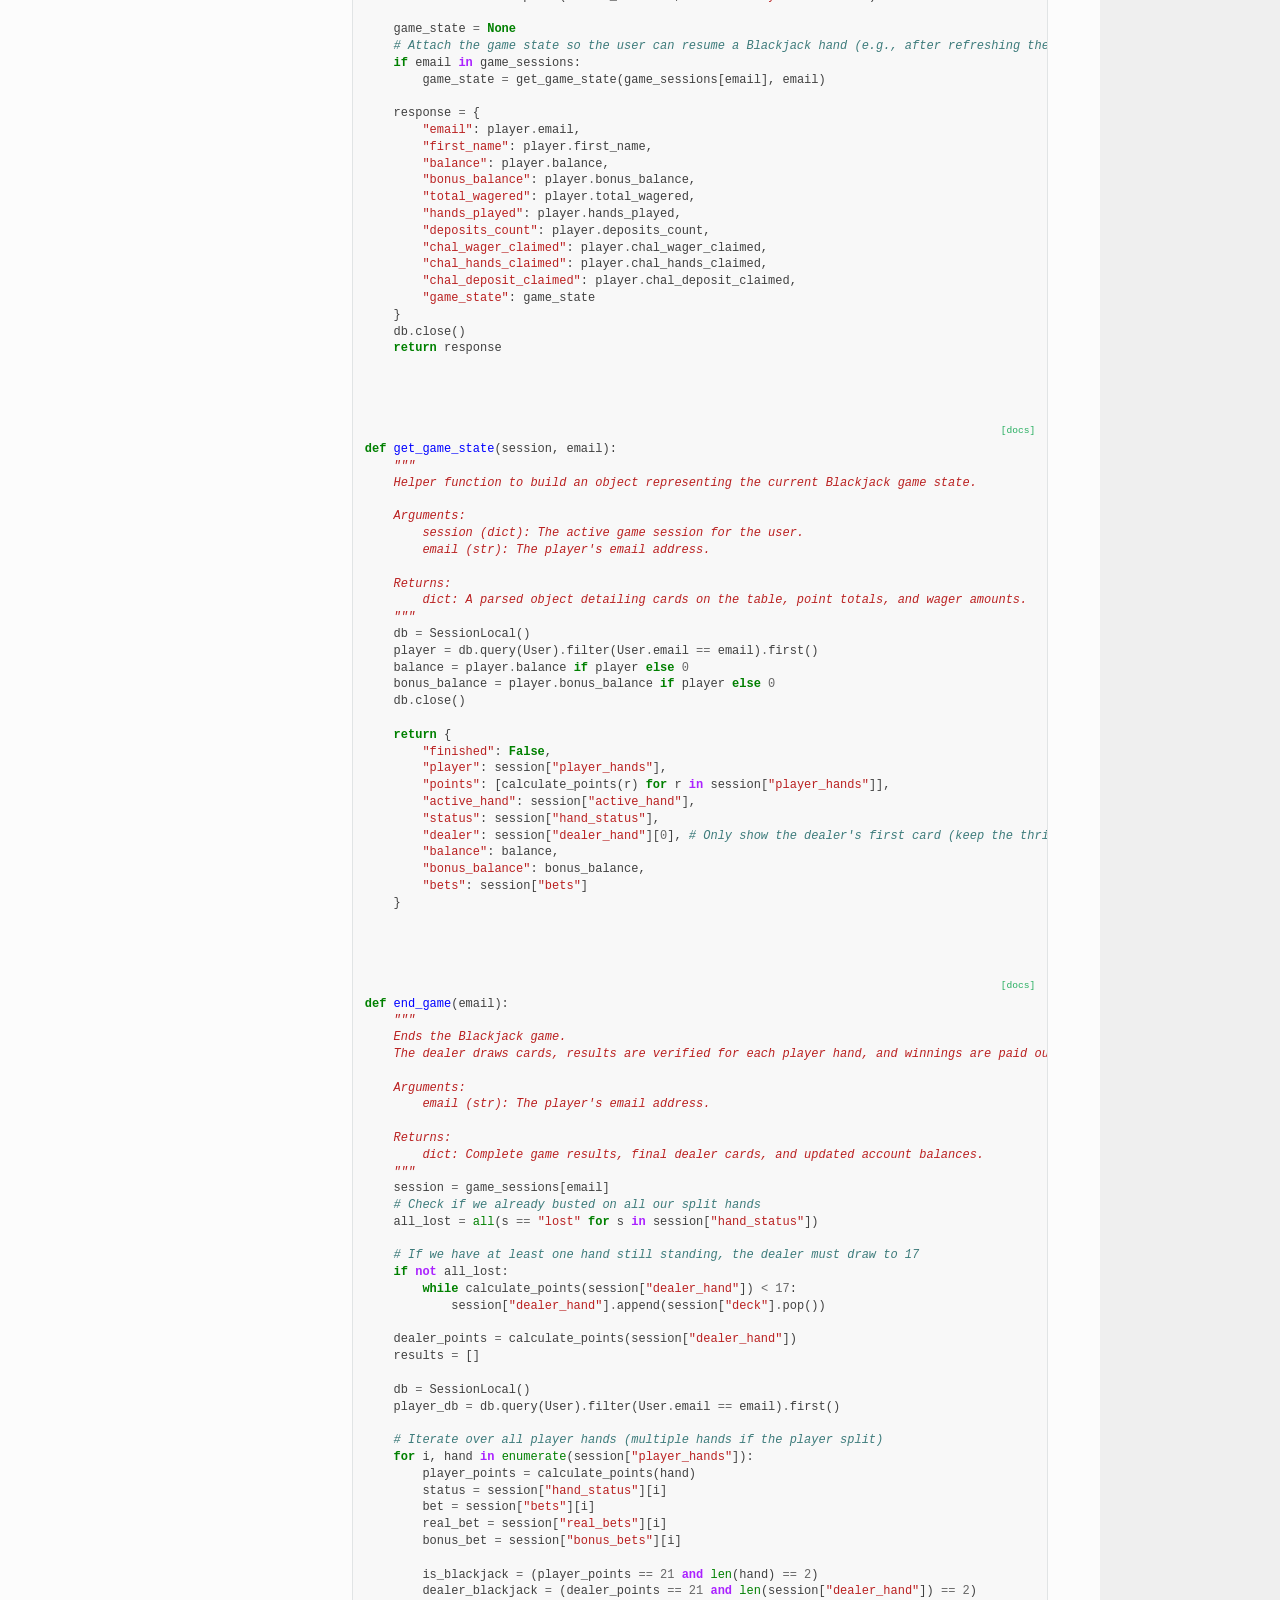
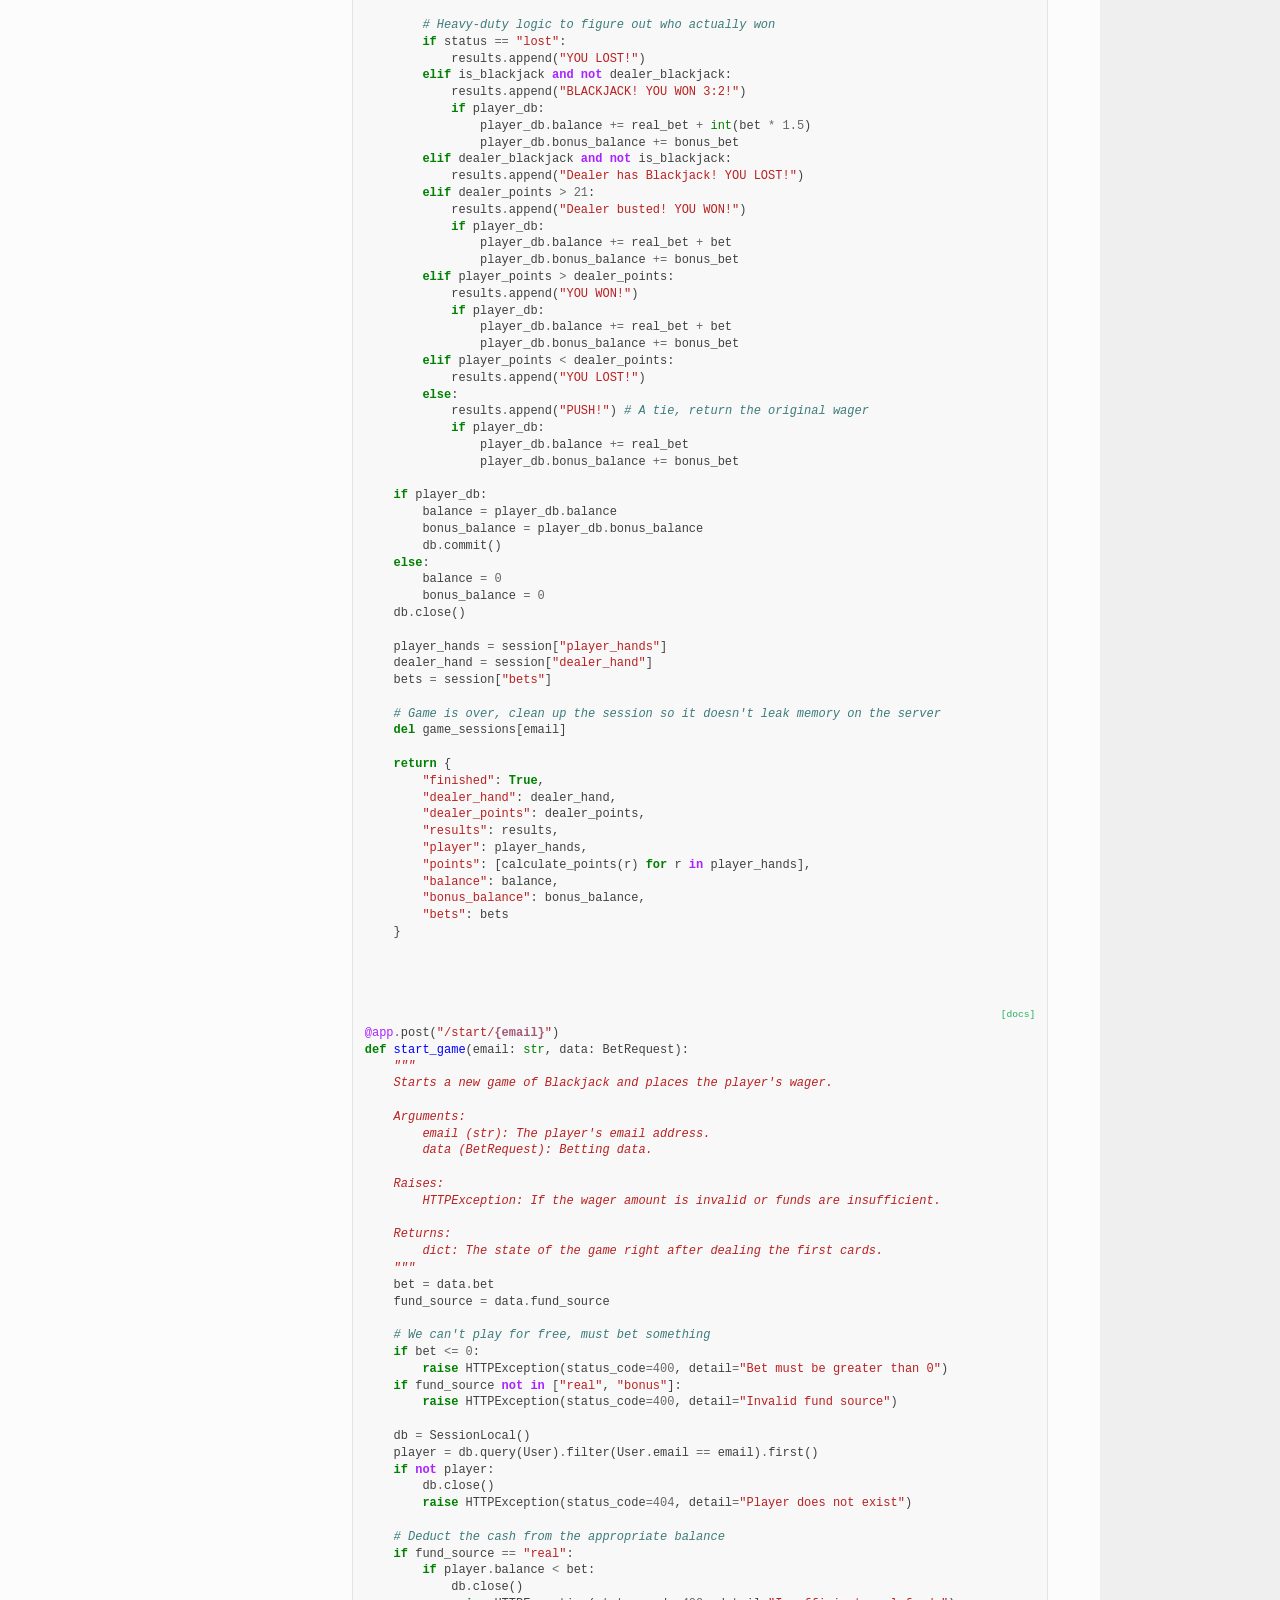
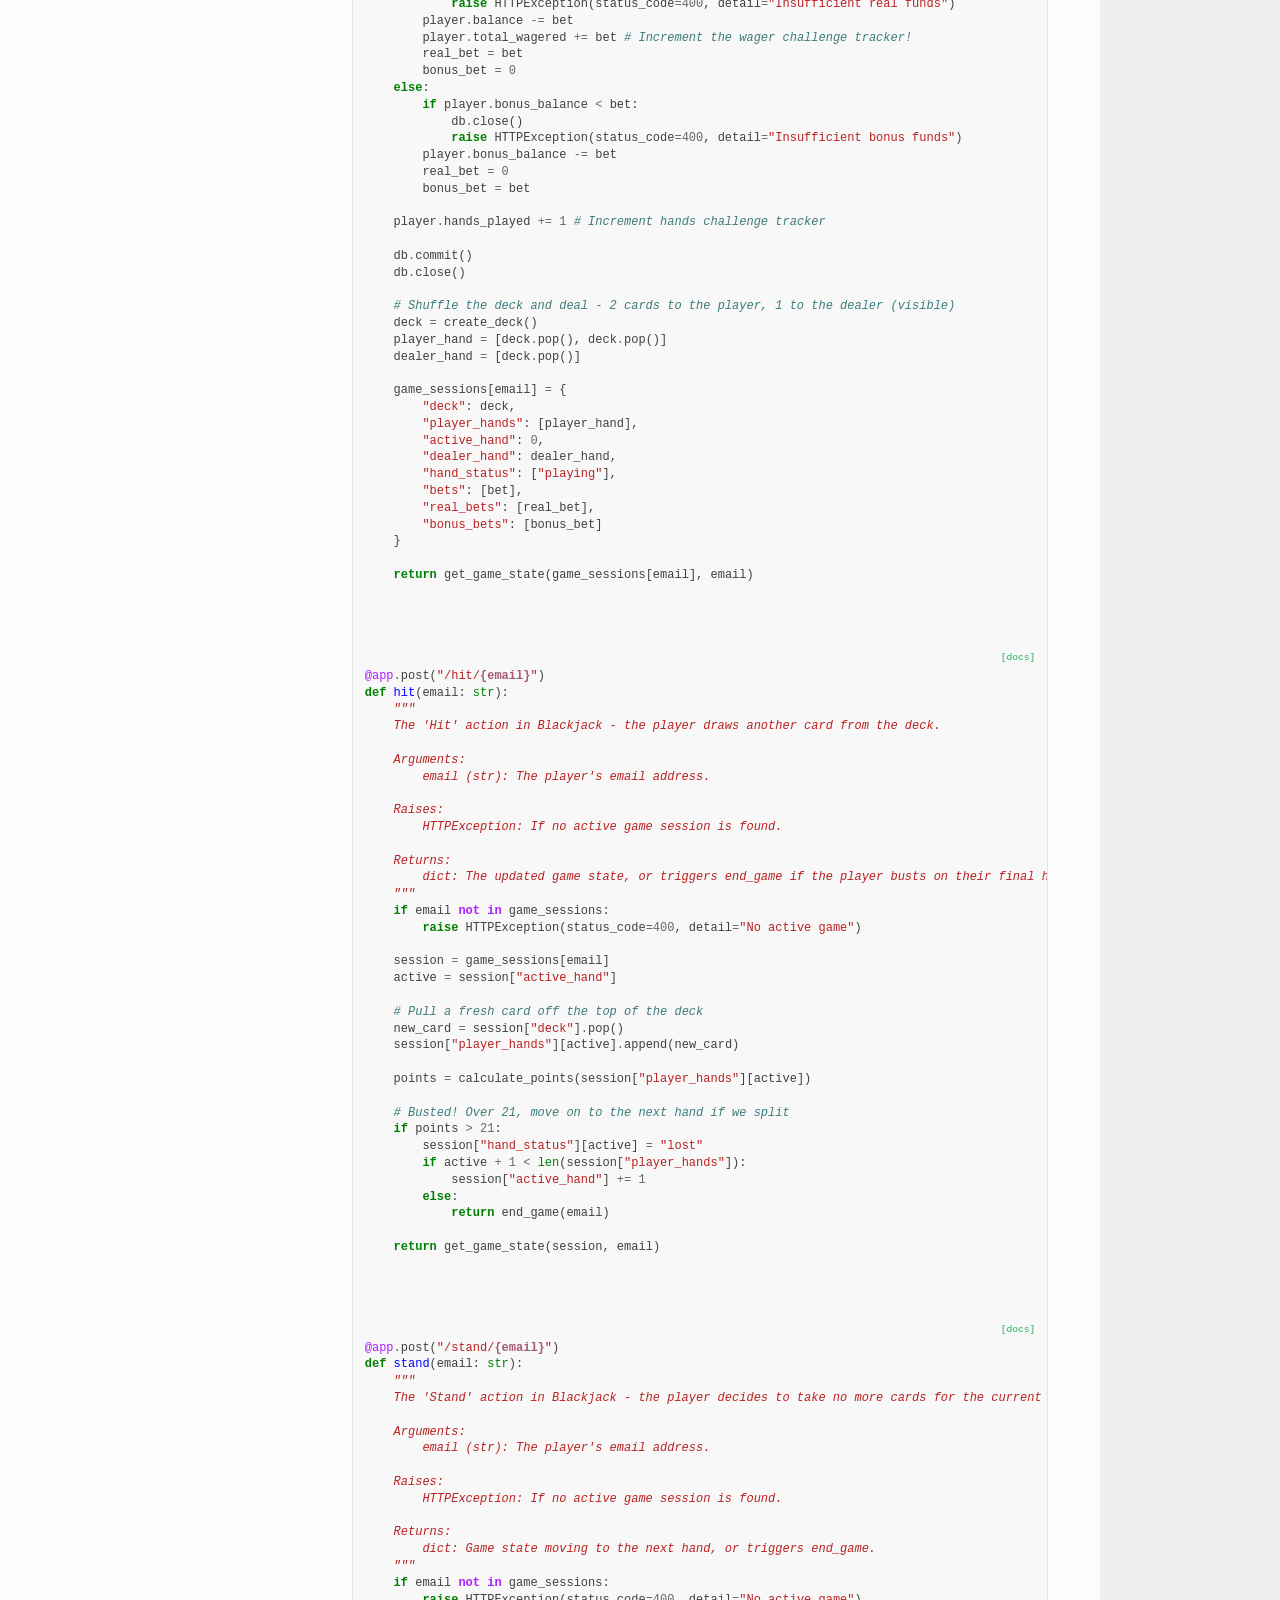
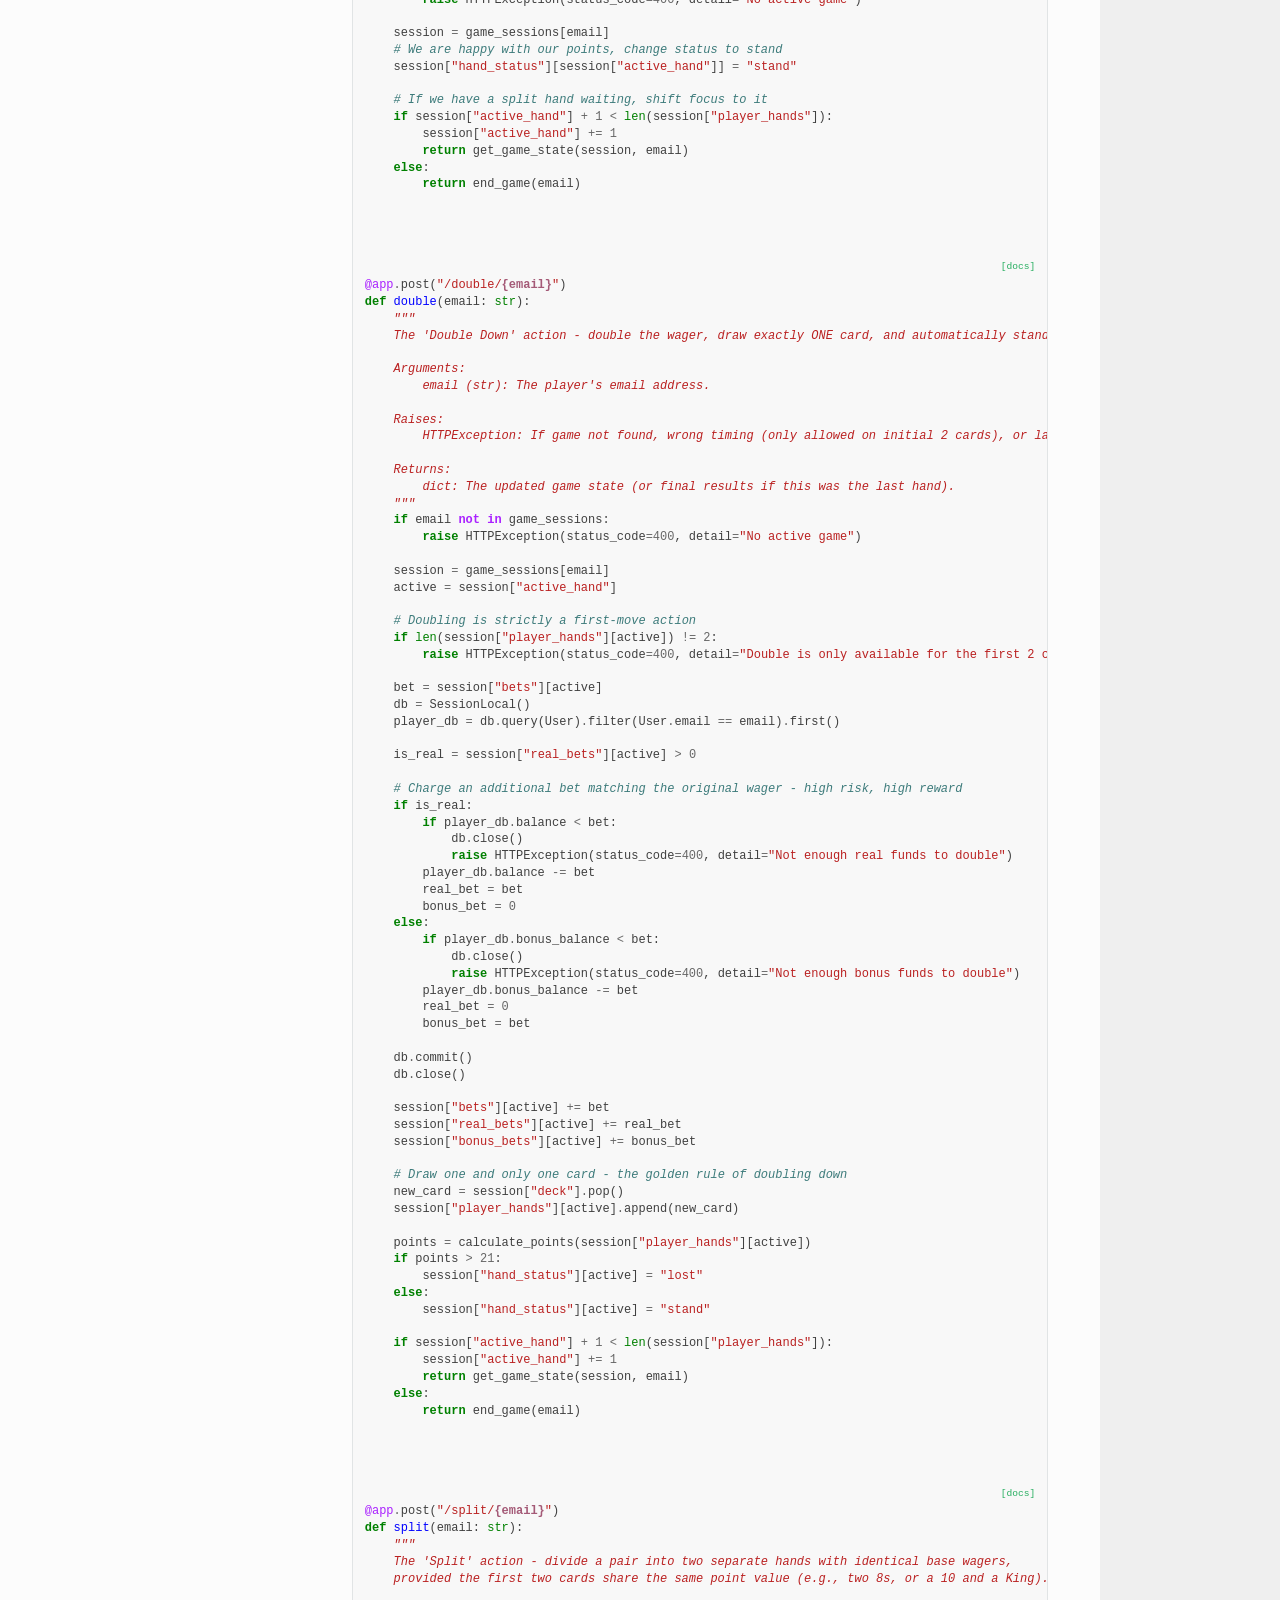
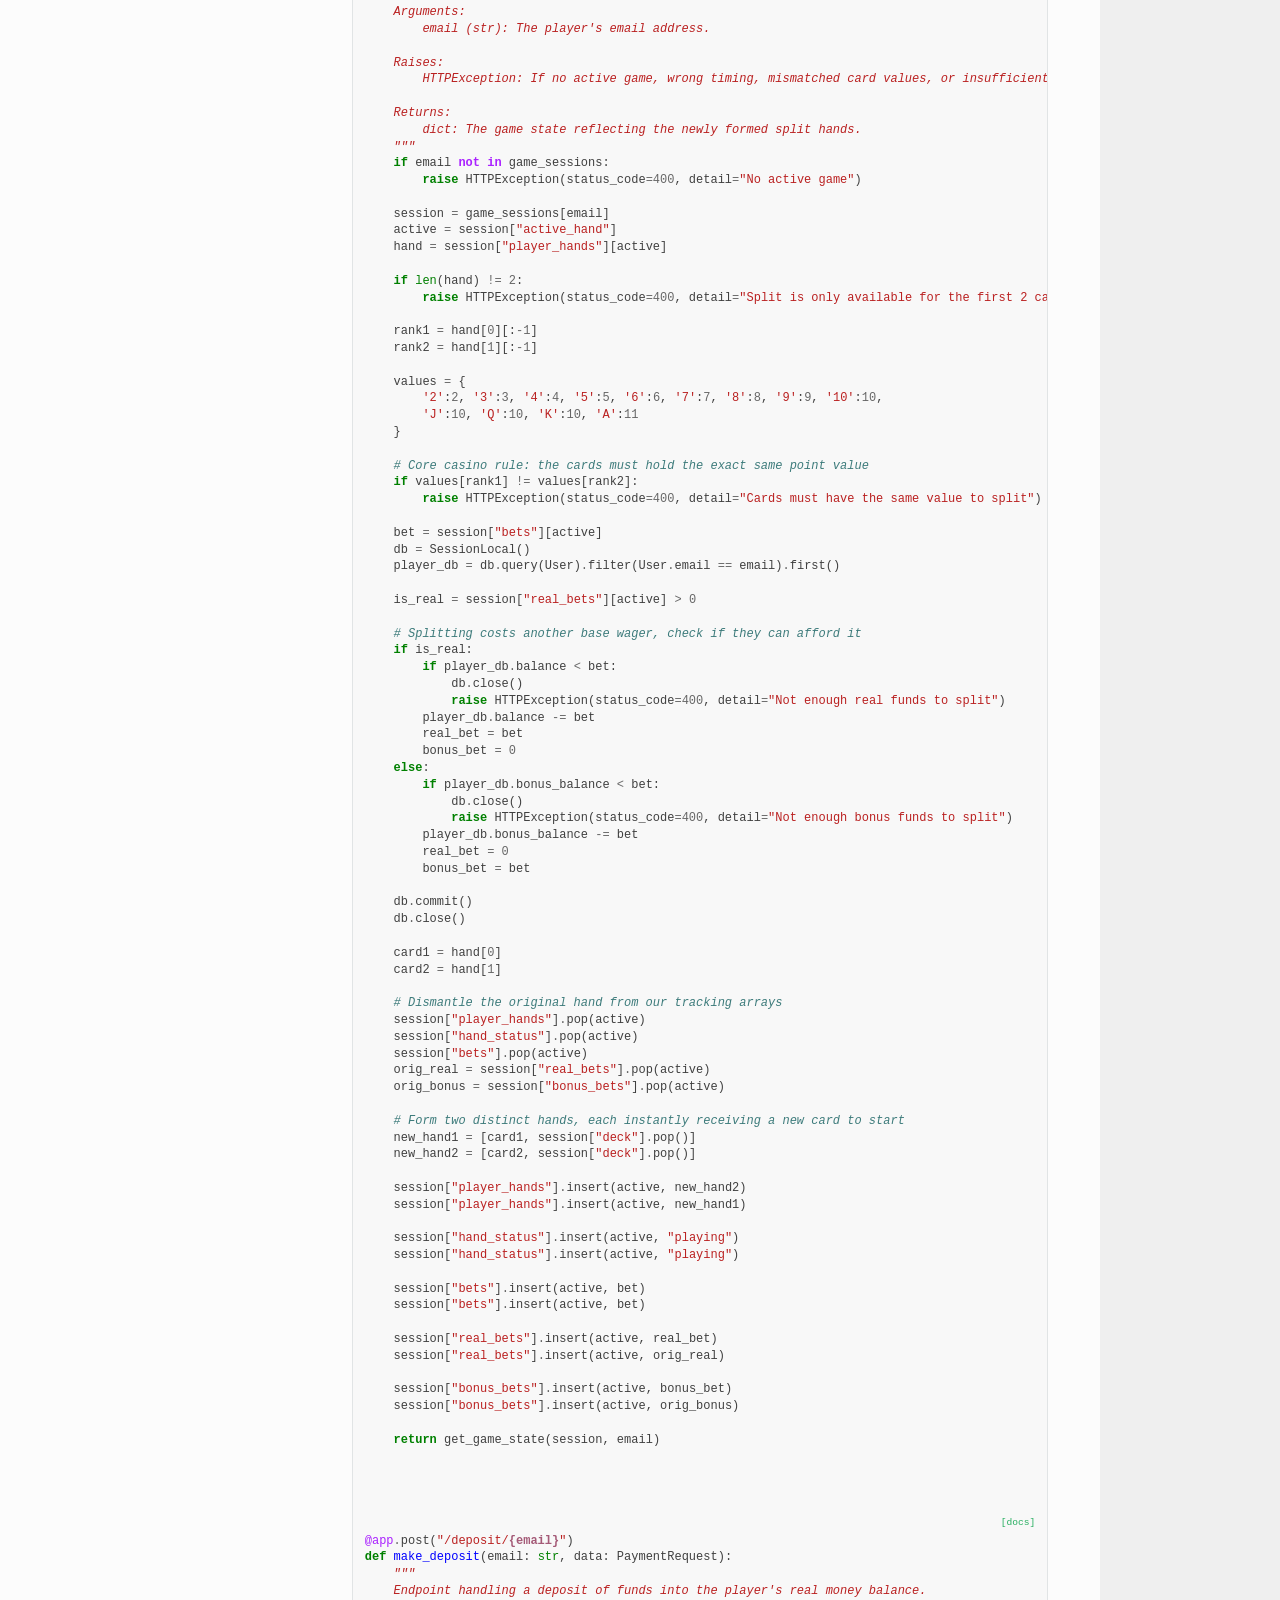
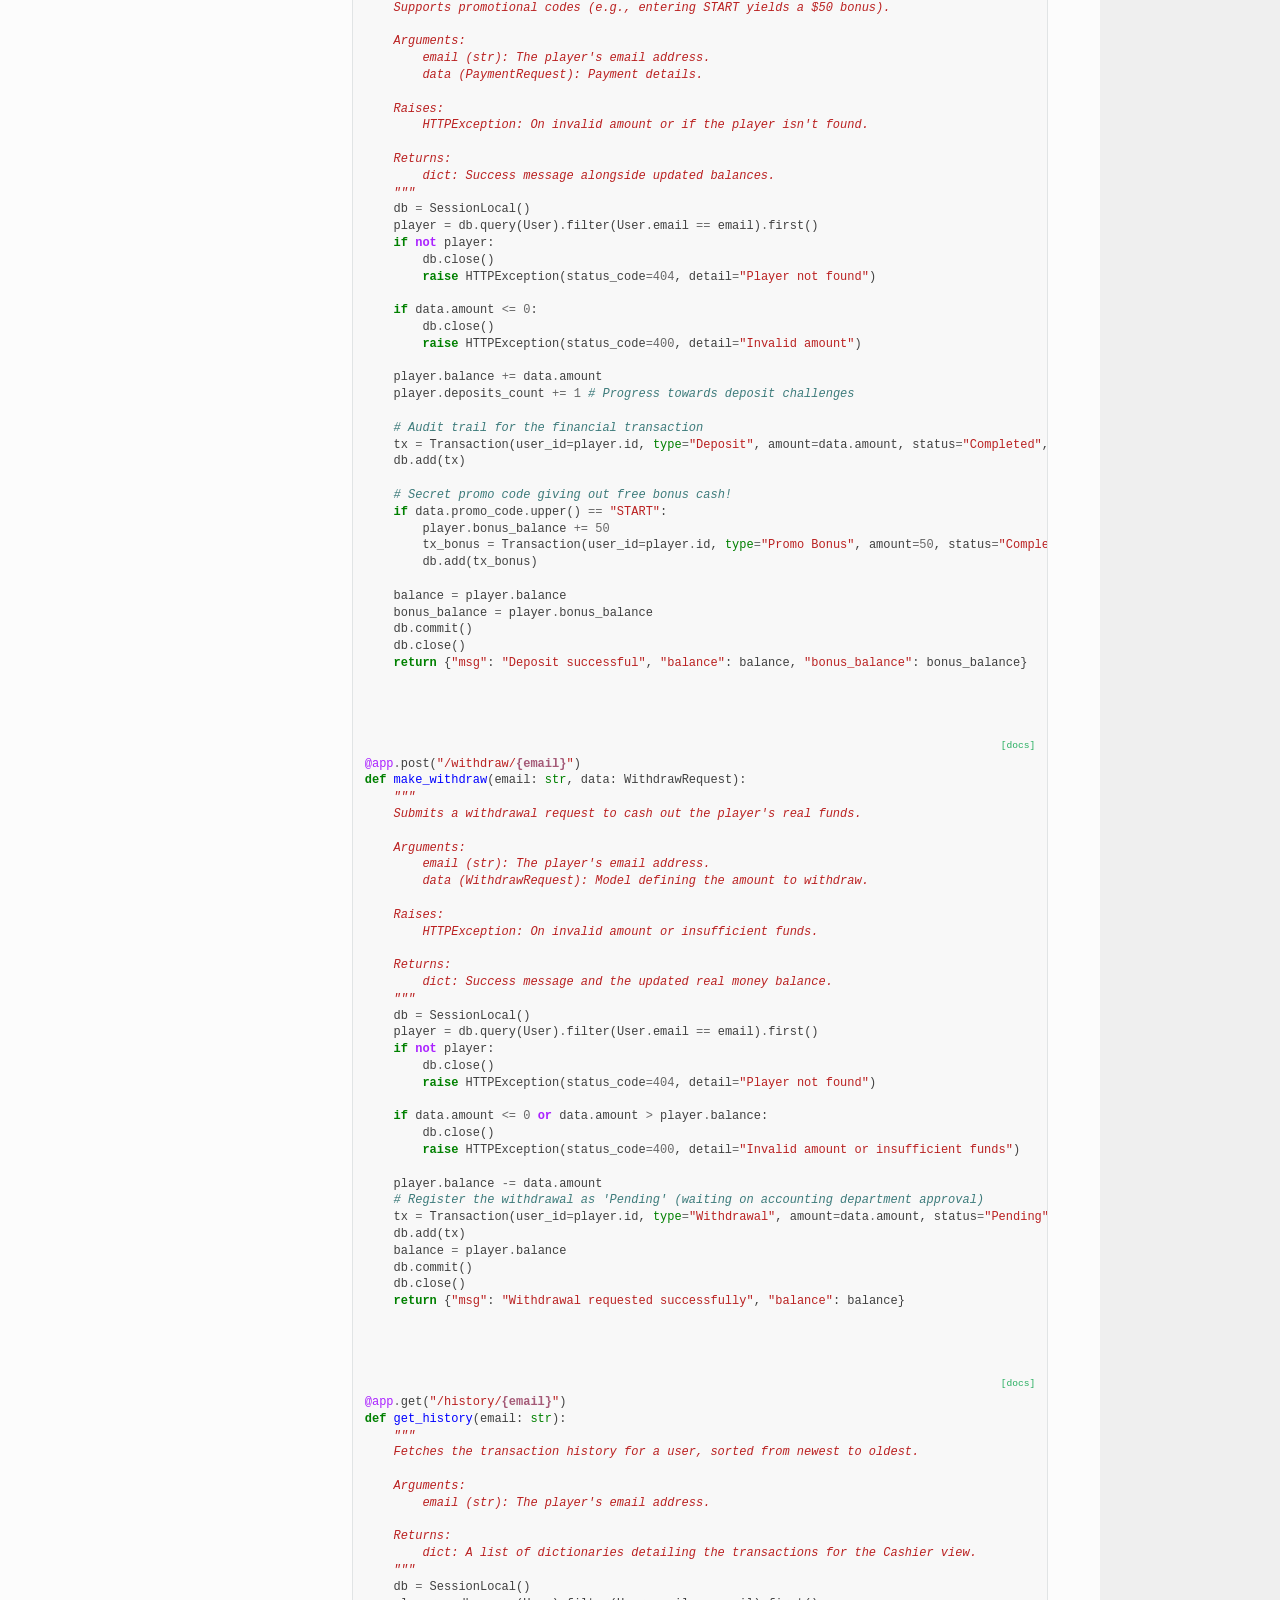
<file: docs/_build/html/_modules/main.html>
<!DOCTYPE html>
<html class="writer-html5" lang="en" data-content_root="../">
<head>
  <meta charset="utf-8" />
  <meta name="viewport" content="width=device-width, initial-scale=1.0" />
  <title>main &mdash; UKSW Royale Casino 1.0 documentation</title>
      <link rel="stylesheet" type="text/css" href="../_static/pygments.css?v=b86133f3" />
      <link rel="stylesheet" type="text/css" href="../_static/css/theme.css?v=9edc463e" />

  
      <script src="../_static/jquery.js?v=5d32c60e"></script>
      <script src="../_static/_sphinx_javascript_frameworks_compat.js?v=2cd50e6c"></script>
      <script src="../_static/documentation_options.js?v=f2a433a1"></script>
      <script src="../_static/doctools.js?v=fd6eb6e6"></script>
      <script src="../_static/sphinx_highlight.js?v=6ffebe34"></script>
    <script src="../_static/js/theme.js"></script>
    <link rel="index" title="Index" href="../genindex.html" />
    <link rel="search" title="Search" href="../search.html" /> 
</head>

<body class="wy-body-for-nav"> 
  <div class="wy-grid-for-nav">
    <nav data-toggle="wy-nav-shift" class="wy-nav-side">
      <div class="wy-side-scroll">
        <div class="wy-side-nav-search" >

          
          
          <a href="../index.html" class="icon icon-home">
            UKSW Royale Casino
          </a>
<div role="search">
  <form id="rtd-search-form" class="wy-form" action="../search.html" method="get">
    <input type="text" name="q" placeholder="Search docs" aria-label="Search docs" />
    <input type="hidden" name="check_keywords" value="yes" />
    <input type="hidden" name="area" value="default" />
  </form>
</div>
        </div><div class="wy-menu wy-menu-vertical" data-spy="affix" role="navigation" aria-label="Navigation menu">
              <p class="caption" role="heading"><span class="caption-text">Contents:</span></p>
<ul>
<li class="toctree-l1"><a class="reference internal" href="../modules.html">KasynoOnline</a></li>
</ul>

        </div>
      </div>
    </nav>

    <section data-toggle="wy-nav-shift" class="wy-nav-content-wrap"><nav class="wy-nav-top" aria-label="Mobile navigation menu" >
          <i data-toggle="wy-nav-top" class="fa fa-bars"></i>
          <a href="../index.html">UKSW Royale Casino</a>
      </nav>

      <div class="wy-nav-content">
        <div class="rst-content">
          <div role="navigation" aria-label="Page navigation">
  <ul class="wy-breadcrumbs">
      <li><a href="../index.html" class="icon icon-home" aria-label="Home"></a></li>
          <li class="breadcrumb-item"><a href="index.html">Module code</a></li>
      <li class="breadcrumb-item active">main</li>
      <li class="wy-breadcrumbs-aside">
      </li>
  </ul>
  <hr/>
</div>
          <div role="main" class="document" itemscope="itemscope" itemtype="http://schema.org/Article">
           <div itemprop="articleBody">
             
  <h1>Source code for main</h1><div class="highlight"><pre>
<span></span><span class="kn">from</span><span class="w"> </span><span class="nn">fastapi</span><span class="w"> </span><span class="kn">import</span> <span class="n">FastAPI</span><span class="p">,</span> <span class="n">HTTPException</span>
<span class="kn">from</span><span class="w"> </span><span class="nn">fastapi.middleware.cors</span><span class="w"> </span><span class="kn">import</span> <span class="n">CORSMiddleware</span>
<span class="kn">from</span><span class="w"> </span><span class="nn">fastapi.responses</span><span class="w"> </span><span class="kn">import</span> <span class="n">FileResponse</span>
<span class="kn">from</span><span class="w"> </span><span class="nn">fastapi.staticfiles</span><span class="w"> </span><span class="kn">import</span> <span class="n">StaticFiles</span>
<span class="kn">from</span><span class="w"> </span><span class="nn">sqlalchemy</span><span class="w"> </span><span class="kn">import</span> <span class="n">create_engine</span><span class="p">,</span> <span class="n">Column</span><span class="p">,</span> <span class="n">Integer</span><span class="p">,</span> <span class="n">String</span><span class="p">,</span> <span class="n">text</span><span class="p">,</span> <span class="n">ForeignKey</span><span class="p">,</span> <span class="n">DateTime</span>
<span class="kn">from</span><span class="w"> </span><span class="nn">sqlalchemy.ext.declarative</span><span class="w"> </span><span class="kn">import</span> <span class="n">declarative_base</span>
<span class="kn">from</span><span class="w"> </span><span class="nn">sqlalchemy.orm</span><span class="w"> </span><span class="kn">import</span> <span class="n">sessionmaker</span><span class="p">,</span> <span class="n">relationship</span>
<span class="kn">from</span><span class="w"> </span><span class="nn">datetime</span><span class="w"> </span><span class="kn">import</span> <span class="n">datetime</span>
<span class="kn">from</span><span class="w"> </span><span class="nn">pydantic</span><span class="w"> </span><span class="kn">import</span> <span class="n">BaseModel</span>
<span class="kn">from</span><span class="w"> </span><span class="nn">pydantic</span><span class="w"> </span><span class="kn">import</span> <span class="n">BaseModel</span>
<span class="kn">import</span><span class="w"> </span><span class="nn">random</span>
<span class="kn">import</span><span class="w"> </span><span class="nn">os</span>

<span class="c1">####### DATABASE #######</span>
<span class="c1"># Create the SQLite database engine. We disable the same-thread check </span>
<span class="c1"># so FastAPI can handle multiple concurrent requests smoothly.</span>
<span class="n">engine</span> <span class="o">=</span> <span class="n">create_engine</span><span class="p">(</span><span class="s2">&quot;sqlite:///./kasyno.db&quot;</span><span class="p">,</span> <span class="n">connect_args</span><span class="o">=</span><span class="p">{</span><span class="s2">&quot;check_same_thread&quot;</span><span class="p">:</span> <span class="kc">False</span><span class="p">})</span>
<span class="n">SessionLocal</span> <span class="o">=</span> <span class="n">sessionmaker</span><span class="p">(</span><span class="n">bind</span><span class="o">=</span><span class="n">engine</span><span class="p">)</span>
<span class="n">Base</span> <span class="o">=</span> <span class="n">declarative_base</span><span class="p">()</span>

<div class="viewcode-block" id="User">
<a class="viewcode-back" href="../main.html#main.User">[docs]</a>
<span class="k">class</span><span class="w"> </span><span class="nc">User</span><span class="p">(</span><span class="n">Base</span><span class="p">):</span>
<span class="w">    </span><span class="sd">&quot;&quot;&quot;</span>
<span class="sd">    Database model representing a user (player).</span>
<span class="sd">    Stores authentication data, balances (real and bonus), and challenge progression.</span>
<span class="sd">    &quot;&quot;&quot;</span>
    <span class="n">__tablename__</span> <span class="o">=</span> <span class="s2">&quot;users&quot;</span>
    
    <span class="nb">id</span> <span class="o">=</span> <span class="n">Column</span><span class="p">(</span><span class="n">Integer</span><span class="p">,</span> <span class="n">primary_key</span><span class="o">=</span><span class="kc">True</span><span class="p">,</span> <span class="n">index</span><span class="o">=</span><span class="kc">True</span><span class="p">)</span>
    <span class="n">first_name</span> <span class="o">=</span> <span class="n">Column</span><span class="p">(</span><span class="n">String</span><span class="p">)</span>
    <span class="n">last_name</span> <span class="o">=</span> <span class="n">Column</span><span class="p">(</span><span class="n">String</span><span class="p">)</span>
    <span class="n">email</span> <span class="o">=</span> <span class="n">Column</span><span class="p">(</span><span class="n">String</span><span class="p">,</span> <span class="n">unique</span><span class="o">=</span><span class="kc">True</span><span class="p">)</span>
    <span class="n">password</span> <span class="o">=</span> <span class="n">Column</span><span class="p">(</span><span class="n">String</span><span class="p">)</span>
    
    <span class="c1"># Financial balances</span>
    <span class="n">balance</span> <span class="o">=</span> <span class="n">Column</span><span class="p">(</span><span class="n">Integer</span><span class="p">,</span> <span class="n">default</span><span class="o">=</span><span class="mi">0</span><span class="p">)</span>
    <span class="n">bonus_balance</span> <span class="o">=</span> <span class="n">Column</span><span class="p">(</span><span class="n">Integer</span><span class="p">,</span> <span class="n">default</span><span class="o">=</span><span class="mi">200</span><span class="p">)</span> <span class="c1"># Give 200 bonus chips initially for testing!</span>
    
    <span class="c1"># Challenge statistics</span>
    <span class="n">total_wagered</span> <span class="o">=</span> <span class="n">Column</span><span class="p">(</span><span class="n">Integer</span><span class="p">,</span> <span class="n">default</span><span class="o">=</span><span class="mi">0</span><span class="p">)</span>
    <span class="n">hands_played</span> <span class="o">=</span> <span class="n">Column</span><span class="p">(</span><span class="n">Integer</span><span class="p">,</span> <span class="n">default</span><span class="o">=</span><span class="mi">0</span><span class="p">)</span>
    <span class="n">deposits_count</span> <span class="o">=</span> <span class="n">Column</span><span class="p">(</span><span class="n">Integer</span><span class="p">,</span> <span class="n">default</span><span class="o">=</span><span class="mi">0</span><span class="p">)</span>
    
    <span class="c1"># Tracking the claimed reward tiers</span>
    <span class="n">chal_wager_claimed</span> <span class="o">=</span> <span class="n">Column</span><span class="p">(</span><span class="n">Integer</span><span class="p">,</span> <span class="n">default</span><span class="o">=</span><span class="mi">0</span><span class="p">)</span>
    <span class="n">chal_hands_claimed</span> <span class="o">=</span> <span class="n">Column</span><span class="p">(</span><span class="n">Integer</span><span class="p">,</span> <span class="n">default</span><span class="o">=</span><span class="mi">0</span><span class="p">)</span>
    <span class="n">chal_deposit_claimed</span> <span class="o">=</span> <span class="n">Column</span><span class="p">(</span><span class="n">Integer</span><span class="p">,</span> <span class="n">default</span><span class="o">=</span><span class="mi">0</span><span class="p">)</span>
    
    <span class="n">transactions</span> <span class="o">=</span> <span class="n">relationship</span><span class="p">(</span><span class="s2">&quot;Transaction&quot;</span><span class="p">,</span> <span class="n">back_populates</span><span class="o">=</span><span class="s2">&quot;user&quot;</span><span class="p">)</span></div>


<div class="viewcode-block" id="Transaction">
<a class="viewcode-back" href="../main.html#main.Transaction">[docs]</a>
<span class="k">class</span><span class="w"> </span><span class="nc">Transaction</span><span class="p">(</span><span class="n">Base</span><span class="p">):</span>
<span class="w">    </span><span class="sd">&quot;&quot;&quot;</span>
<span class="sd">    Database model representing a single financial transaction.</span>
<span class="sd">    Used for logging deposits, withdrawals, and challenge rewards.</span>
<span class="sd">    &quot;&quot;&quot;</span>
    <span class="n">__tablename__</span> <span class="o">=</span> <span class="s2">&quot;transactions&quot;</span>
    
    <span class="nb">id</span> <span class="o">=</span> <span class="n">Column</span><span class="p">(</span><span class="n">Integer</span><span class="p">,</span> <span class="n">primary_key</span><span class="o">=</span><span class="kc">True</span><span class="p">,</span> <span class="n">index</span><span class="o">=</span><span class="kc">True</span><span class="p">)</span>
    <span class="n">user_id</span> <span class="o">=</span> <span class="n">Column</span><span class="p">(</span><span class="n">Integer</span><span class="p">,</span> <span class="n">ForeignKey</span><span class="p">(</span><span class="s2">&quot;users.id&quot;</span><span class="p">))</span>
    <span class="nb">type</span> <span class="o">=</span> <span class="n">Column</span><span class="p">(</span><span class="n">String</span><span class="p">)</span> <span class="c1"># e.g. &#39;Deposit&#39;, &#39;Withdrawal&#39;, &#39;Challenge Reward&#39;</span>
    <span class="n">amount</span> <span class="o">=</span> <span class="n">Column</span><span class="p">(</span><span class="n">Integer</span><span class="p">)</span>
    <span class="n">status</span> <span class="o">=</span> <span class="n">Column</span><span class="p">(</span><span class="n">String</span><span class="p">)</span> <span class="c1"># e.g. &#39;Completed&#39;, &#39;Pending&#39;</span>
    <span class="n">date</span> <span class="o">=</span> <span class="n">Column</span><span class="p">(</span><span class="n">DateTime</span><span class="p">,</span> <span class="n">default</span><span class="o">=</span><span class="n">datetime</span><span class="o">.</span><span class="n">utcnow</span><span class="p">)</span>
    <span class="n">method</span> <span class="o">=</span> <span class="n">Column</span><span class="p">(</span><span class="n">String</span><span class="p">)</span>
    
    <span class="n">user</span> <span class="o">=</span> <span class="n">relationship</span><span class="p">(</span><span class="s2">&quot;User&quot;</span><span class="p">,</span> <span class="n">back_populates</span><span class="o">=</span><span class="s2">&quot;transactions&quot;</span><span class="p">)</span></div>


<span class="c1"># Automatically create all tables defined in classes inheriting from Base,</span>
<span class="c1"># if they do not exist already.</span>
<span class="n">Base</span><span class="o">.</span><span class="n">metadata</span><span class="o">.</span><span class="n">create_all</span><span class="p">(</span><span class="n">bind</span><span class="o">=</span><span class="n">engine</span><span class="p">)</span>


<span class="c1">####### DATA MODELS (PYDANTIC) #######</span>
<span class="c1"># Used to validate incoming data from the client (frontend) to the API.</span>

<div class="viewcode-block" id="UserAuth">
<a class="viewcode-back" href="../main.html#main.UserAuth">[docs]</a>
<span class="k">class</span><span class="w"> </span><span class="nc">UserAuth</span><span class="p">(</span><span class="n">BaseModel</span><span class="p">):</span>
<span class="w">    </span><span class="sd">&quot;&quot;&quot;</span>
<span class="sd">    Model for user login.</span>
<span class="sd">    </span>
<span class="sd">    Attributes:</span>
<span class="sd">        email (str): Email address.</span>
<span class="sd">        password (str): Password.</span>
<span class="sd">    &quot;&quot;&quot;</span>
    <span class="n">email</span><span class="p">:</span> <span class="nb">str</span>
    <span class="n">password</span><span class="p">:</span> <span class="nb">str</span></div>


<div class="viewcode-block" id="UserRegister">
<a class="viewcode-back" href="../main.html#main.UserRegister">[docs]</a>
<span class="k">class</span><span class="w"> </span><span class="nc">UserRegister</span><span class="p">(</span><span class="n">BaseModel</span><span class="p">):</span>
<span class="w">    </span><span class="sd">&quot;&quot;&quot;</span>
<span class="sd">    Model for registering a new user.</span>
<span class="sd">    </span>
<span class="sd">    Attributes:</span>
<span class="sd">        first_name (str): First name.</span>
<span class="sd">        last_name (str): Last name.</span>
<span class="sd">        email (str): Email address.</span>
<span class="sd">        password (str): Password.</span>
<span class="sd">    &quot;&quot;&quot;</span>
    <span class="n">first_name</span><span class="p">:</span> <span class="nb">str</span>
    <span class="n">last_name</span><span class="p">:</span> <span class="nb">str</span>
    <span class="n">email</span><span class="p">:</span> <span class="nb">str</span>
    <span class="n">password</span><span class="p">:</span> <span class="nb">str</span></div>


<div class="viewcode-block" id="BetRequest">
<a class="viewcode-back" href="../main.html#main.BetRequest">[docs]</a>
<span class="k">class</span><span class="w"> </span><span class="nc">BetRequest</span><span class="p">(</span><span class="n">BaseModel</span><span class="p">):</span>
<span class="w">    </span><span class="sd">&quot;&quot;&quot;</span>
<span class="sd">    Model for placing a bet (e.g., in Blackjack).</span>
<span class="sd">    </span>
<span class="sd">    Attributes:</span>
<span class="sd">        bet (int): Wager amount.</span>
<span class="sd">        fund_source (str): Source of funds (&quot;real&quot; or &quot;bonus&quot;). Defaults to &quot;real&quot;.</span>
<span class="sd">    &quot;&quot;&quot;</span>
    <span class="n">bet</span><span class="p">:</span> <span class="nb">int</span>
    <span class="n">fund_source</span><span class="p">:</span> <span class="nb">str</span> <span class="o">=</span> <span class="s2">&quot;real&quot;</span></div>


<div class="viewcode-block" id="PaymentRequest">
<a class="viewcode-back" href="../main.html#main.PaymentRequest">[docs]</a>
<span class="k">class</span><span class="w"> </span><span class="nc">PaymentRequest</span><span class="p">(</span><span class="n">BaseModel</span><span class="p">):</span>
<span class="w">    </span><span class="sd">&quot;&quot;&quot;</span>
<span class="sd">    Model for deposit requests.</span>
<span class="sd">    </span>
<span class="sd">    Attributes:</span>
<span class="sd">        amount (int): Amount to deposit.</span>
<span class="sd">        method (str): Payment method (e.g., &quot;Card&quot;, &quot;BLIK&quot;).</span>
<span class="sd">        promo_code (str): Optional promo code.</span>
<span class="sd">    &quot;&quot;&quot;</span>
    <span class="n">amount</span><span class="p">:</span> <span class="nb">int</span>
    <span class="n">method</span><span class="p">:</span> <span class="nb">str</span>
    <span class="n">promo_code</span><span class="p">:</span> <span class="nb">str</span> <span class="o">=</span> <span class="s2">&quot;&quot;</span></div>


<div class="viewcode-block" id="WithdrawRequest">
<a class="viewcode-back" href="../main.html#main.WithdrawRequest">[docs]</a>
<span class="k">class</span><span class="w"> </span><span class="nc">WithdrawRequest</span><span class="p">(</span><span class="n">BaseModel</span><span class="p">):</span>
<span class="w">    </span><span class="sd">&quot;&quot;&quot;</span>
<span class="sd">    Model for withdrawal requests.</span>
<span class="sd">    </span>
<span class="sd">    Attributes:</span>
<span class="sd">        amount (int): Amount to withdraw.</span>
<span class="sd">    &quot;&quot;&quot;</span>
    <span class="n">amount</span><span class="p">:</span> <span class="nb">int</span></div>


<div class="viewcode-block" id="RouletteBetRequest">
<a class="viewcode-back" href="../main.html#main.RouletteBetRequest">[docs]</a>
<span class="k">class</span><span class="w"> </span><span class="nc">RouletteBetRequest</span><span class="p">(</span><span class="n">BaseModel</span><span class="p">):</span>
<span class="w">    </span><span class="sd">&quot;&quot;&quot;</span>
<span class="sd">    Model for placing a bet in Roulette.</span>
<span class="sd">    </span>
<span class="sd">    Attributes:</span>
<span class="sd">        bet_amount (int): Wager amount.</span>
<span class="sd">        fund_source (str): Source of funds (&quot;real&quot; or &quot;bonus&quot;).</span>
<span class="sd">        bet_type (str): Type of bet (&quot;red&quot;, &quot;black&quot;, &quot;even&quot;, &quot;odd&quot;, &quot;low&quot;, &quot;high&quot;, &quot;number&quot;).</span>
<span class="sd">        bet_number (int): Chosen number (if bet_type is &quot;number&quot;). Defaults to -1.</span>
<span class="sd">    &quot;&quot;&quot;</span>
    <span class="n">bet_amount</span><span class="p">:</span> <span class="nb">int</span>
    <span class="n">fund_source</span><span class="p">:</span> <span class="nb">str</span> <span class="o">=</span> <span class="s2">&quot;real&quot;</span>
    <span class="n">bet_type</span><span class="p">:</span> <span class="nb">str</span>
    <span class="n">bet_number</span><span class="p">:</span> <span class="nb">int</span> <span class="o">=</span> <span class="o">-</span><span class="mi">1</span></div>



<span class="c1">######## FASTAPI CONFIGURATION ########</span>

<span class="n">app</span> <span class="o">=</span> <span class="n">FastAPI</span><span class="p">()</span>

<span class="c1"># Allow cross-origin requests (CORS) from any origin to ease local testing</span>
<span class="n">app</span><span class="o">.</span><span class="n">add_middleware</span><span class="p">(</span>
    <span class="n">CORSMiddleware</span><span class="p">,</span>
    <span class="n">allow_origins</span><span class="o">=</span><span class="p">[</span><span class="s2">&quot;*&quot;</span><span class="p">],</span>
    <span class="n">allow_methods</span><span class="o">=</span><span class="p">[</span><span class="s2">&quot;*&quot;</span><span class="p">],</span>
    <span class="n">allow_headers</span><span class="o">=</span><span class="p">[</span><span class="s2">&quot;*&quot;</span><span class="p">],</span>
<span class="p">)</span>

<span class="c1"># Mount the static &quot;frontend&quot; directory to serve CSS, JS, and images</span>
<span class="n">base_dir</span> <span class="o">=</span> <span class="n">os</span><span class="o">.</span><span class="n">path</span><span class="o">.</span><span class="n">dirname</span><span class="p">(</span><span class="n">os</span><span class="o">.</span><span class="n">path</span><span class="o">.</span><span class="n">abspath</span><span class="p">(</span><span class="vm">__file__</span><span class="p">))</span>
<span class="n">frontend_dir</span> <span class="o">=</span> <span class="n">os</span><span class="o">.</span><span class="n">path</span><span class="o">.</span><span class="n">join</span><span class="p">(</span><span class="n">base_dir</span><span class="p">,</span> <span class="s2">&quot;frontend&quot;</span><span class="p">)</span>
<span class="n">app</span><span class="o">.</span><span class="n">mount</span><span class="p">(</span><span class="s2">&quot;/static&quot;</span><span class="p">,</span> <span class="n">StaticFiles</span><span class="p">(</span><span class="n">directory</span><span class="o">=</span><span class="n">frontend_dir</span><span class="p">),</span> <span class="n">name</span><span class="o">=</span><span class="s2">&quot;static&quot;</span><span class="p">)</span>

<span class="c1"># Simple dictionary holding active game sessions in server memory.</span>
<span class="c1"># The key is the user&#39;s email, the value is a dictionary with the current game state.</span>
<span class="n">game_sessions</span> <span class="o">=</span> <span class="p">{}</span>

<div class="viewcode-block" id="create_deck">
<a class="viewcode-back" href="../main.html#main.create_deck">[docs]</a>
<span class="k">def</span><span class="w"> </span><span class="nf">create_deck</span><span class="p">():</span>
<span class="w">    </span><span class="sd">&quot;&quot;&quot;</span>
<span class="sd">    Creates and shuffles a standard 52-card deck (e.g., for Blackjack).</span>
<span class="sd">    </span>
<span class="sd">    Returns:</span>
<span class="sd">        list: A shuffled list of strings representing cards (e.g., [&#39;2♠&#39;, &#39;K♥&#39;, &#39;A♣&#39;, ...]).</span>
<span class="sd">    &quot;&quot;&quot;</span>
    <span class="n">ranks</span> <span class="o">=</span> <span class="p">[</span><span class="s1">&#39;2&#39;</span><span class="p">,</span> <span class="s1">&#39;3&#39;</span><span class="p">,</span> <span class="s1">&#39;4&#39;</span><span class="p">,</span> <span class="s1">&#39;5&#39;</span><span class="p">,</span> <span class="s1">&#39;6&#39;</span><span class="p">,</span> <span class="s1">&#39;7&#39;</span><span class="p">,</span> <span class="s1">&#39;8&#39;</span><span class="p">,</span> <span class="s1">&#39;9&#39;</span><span class="p">,</span> <span class="s1">&#39;10&#39;</span><span class="p">,</span> <span class="s1">&#39;J&#39;</span><span class="p">,</span> <span class="s1">&#39;Q&#39;</span><span class="p">,</span> <span class="s1">&#39;K&#39;</span><span class="p">,</span> <span class="s1">&#39;A&#39;</span><span class="p">]</span>
    <span class="n">suits</span> <span class="o">=</span> <span class="p">[</span><span class="s1">&#39;♠&#39;</span><span class="p">,</span> <span class="s1">&#39;♣&#39;</span><span class="p">,</span> <span class="s1">&#39;♥&#39;</span><span class="p">,</span> <span class="s1">&#39;♦&#39;</span><span class="p">]</span>
    
    <span class="n">deck</span> <span class="o">=</span> <span class="p">[]</span>
    <span class="c1"># Loop through suits and ranks to create the 52 combinations</span>
    <span class="k">for</span> <span class="n">s</span> <span class="ow">in</span> <span class="n">suits</span><span class="p">:</span>
        <span class="k">for</span> <span class="n">r</span> <span class="ow">in</span> <span class="n">ranks</span><span class="p">:</span>
            <span class="n">deck</span><span class="o">.</span><span class="n">append</span><span class="p">(</span><span class="n">r</span> <span class="o">+</span> <span class="n">s</span><span class="p">)</span>
            
    <span class="c1"># Give the deck a good shuffle before dealing</span>
    <span class="n">random</span><span class="o">.</span><span class="n">shuffle</span><span class="p">(</span><span class="n">deck</span><span class="p">)</span>
    <span class="k">return</span> <span class="n">deck</span></div>


<div class="viewcode-block" id="calculate_points">
<a class="viewcode-back" href="../main.html#main.calculate_points">[docs]</a>
<span class="k">def</span><span class="w"> </span><span class="nf">calculate_points</span><span class="p">(</span><span class="n">hand</span><span class="p">):</span>
<span class="w">    </span><span class="sd">&quot;&quot;&quot;</span>
<span class="sd">    Calculates the total points for a given Blackjack hand.</span>
<span class="sd">    An Ace counts as 11, unless the total exceeds 21, in which case it counts as 1.</span>
<span class="sd">    </span>
<span class="sd">    Arguments:</span>
<span class="sd">        hand (list): A list of card strings belonging to the player or dealer.</span>
<span class="sd">        </span>
<span class="sd">    Returns:</span>
<span class="sd">        int: The optimized point total for the provided hand.</span>
<span class="sd">    &quot;&quot;&quot;</span>
    <span class="n">points</span> <span class="o">=</span> <span class="mi">0</span>
    <span class="n">aces</span> <span class="o">=</span> <span class="mi">0</span>
    
    <span class="c1"># Dictionary translating card ranks into point values</span>
    <span class="n">values</span> <span class="o">=</span> <span class="p">{</span>
        <span class="s1">&#39;2&#39;</span><span class="p">:</span><span class="mi">2</span><span class="p">,</span> <span class="s1">&#39;3&#39;</span><span class="p">:</span><span class="mi">3</span><span class="p">,</span> <span class="s1">&#39;4&#39;</span><span class="p">:</span><span class="mi">4</span><span class="p">,</span> <span class="s1">&#39;5&#39;</span><span class="p">:</span><span class="mi">5</span><span class="p">,</span> <span class="s1">&#39;6&#39;</span><span class="p">:</span><span class="mi">6</span><span class="p">,</span> <span class="s1">&#39;7&#39;</span><span class="p">:</span><span class="mi">7</span><span class="p">,</span> <span class="s1">&#39;8&#39;</span><span class="p">:</span><span class="mi">8</span><span class="p">,</span> <span class="s1">&#39;9&#39;</span><span class="p">:</span><span class="mi">9</span><span class="p">,</span> <span class="s1">&#39;10&#39;</span><span class="p">:</span><span class="mi">10</span><span class="p">,</span>
        <span class="s1">&#39;J&#39;</span><span class="p">:</span><span class="mi">10</span><span class="p">,</span> <span class="s1">&#39;Q&#39;</span><span class="p">:</span><span class="mi">10</span><span class="p">,</span> <span class="s1">&#39;K&#39;</span><span class="p">:</span><span class="mi">10</span><span class="p">,</span> <span class="s1">&#39;A&#39;</span><span class="p">:</span><span class="mi">11</span>
    <span class="p">}</span>
    
    <span class="k">for</span> <span class="n">card</span> <span class="ow">in</span> <span class="n">hand</span><span class="p">:</span>
        <span class="n">rank</span> <span class="o">=</span> <span class="n">card</span><span class="p">[:</span><span class="o">-</span><span class="mi">1</span><span class="p">]</span> <span class="c1"># Strip the suit (last character), keep the rank</span>
        <span class="n">points</span> <span class="o">+=</span> <span class="n">values</span><span class="p">[</span><span class="n">rank</span><span class="p">]</span>
        <span class="k">if</span> <span class="n">rank</span> <span class="o">==</span> <span class="s1">&#39;A&#39;</span><span class="p">:</span>
            <span class="n">aces</span> <span class="o">+=</span> <span class="mi">1</span>
            
    <span class="c1"># If we bust (over 21) but have an Ace, we save the situation by counting the Ace as 1</span>
    <span class="k">while</span> <span class="n">points</span> <span class="o">&gt;</span> <span class="mi">21</span> <span class="ow">and</span> <span class="n">aces</span> <span class="o">&gt;</span> <span class="mi">0</span><span class="p">:</span>
        <span class="n">points</span> <span class="o">-=</span> <span class="mi">10</span>
        <span class="n">aces</span> <span class="o">-=</span> <span class="mi">1</span>
        
    <span class="k">return</span> <span class="n">points</span></div>


<div class="viewcode-block" id="main_page">
<a class="viewcode-back" href="../main.html#main.main_page">[docs]</a>
<span class="nd">@app</span><span class="o">.</span><span class="n">get</span><span class="p">(</span><span class="s2">&quot;/&quot;</span><span class="p">)</span>
<span class="k">async</span> <span class="k">def</span><span class="w"> </span><span class="nf">main_page</span><span class="p">():</span>
<span class="w">    </span><span class="sd">&quot;&quot;&quot;</span>
<span class="sd">    Endpoint serving the main HTML page.</span>
<span class="sd">    </span>
<span class="sd">    Returns:</span>
<span class="sd">        FileResponse: Response containing the index.html file, bypassing browser cache.</span>
<span class="sd">    &quot;&quot;&quot;</span>
    <span class="n">response</span> <span class="o">=</span> <span class="n">FileResponse</span><span class="p">(</span><span class="n">os</span><span class="o">.</span><span class="n">path</span><span class="o">.</span><span class="n">join</span><span class="p">(</span><span class="n">base_dir</span><span class="p">,</span> <span class="s1">&#39;frontend&#39;</span><span class="p">,</span> <span class="s1">&#39;index.html&#39;</span><span class="p">))</span>
    <span class="c1"># Prevent caching so the browser always loads our latest changes</span>
    <span class="n">response</span><span class="o">.</span><span class="n">headers</span><span class="p">[</span><span class="s2">&quot;Cache-Control&quot;</span><span class="p">]</span> <span class="o">=</span> <span class="s2">&quot;no-cache, no-store, must-revalidate&quot;</span>
    <span class="n">response</span><span class="o">.</span><span class="n">headers</span><span class="p">[</span><span class="s2">&quot;Pragma&quot;</span><span class="p">]</span> <span class="o">=</span> <span class="s2">&quot;no-cache&quot;</span>
    <span class="n">response</span><span class="o">.</span><span class="n">headers</span><span class="p">[</span><span class="s2">&quot;Expires&quot;</span><span class="p">]</span> <span class="o">=</span> <span class="s2">&quot;0&quot;</span>
    <span class="k">return</span> <span class="n">response</span></div>


<div class="viewcode-block" id="register">
<a class="viewcode-back" href="../main.html#main.register">[docs]</a>
<span class="nd">@app</span><span class="o">.</span><span class="n">post</span><span class="p">(</span><span class="s2">&quot;/register&quot;</span><span class="p">)</span>
<span class="k">def</span><span class="w"> </span><span class="nf">register</span><span class="p">(</span><span class="n">data</span><span class="p">:</span> <span class="n">UserRegister</span><span class="p">):</span>
<span class="w">    </span><span class="sd">&quot;&quot;&quot;</span>
<span class="sd">    Endpoint for registering a new player.</span>
<span class="sd">    </span>
<span class="sd">    Arguments:</span>
<span class="sd">        data (UserRegister): Form data received for registration.</span>
<span class="sd">        </span>
<span class="sd">    Returns:</span>
<span class="sd">        dict: A success message or an error if the email is already taken.</span>
<span class="sd">    &quot;&quot;&quot;</span>
    <span class="n">db</span> <span class="o">=</span> <span class="n">SessionLocal</span><span class="p">()</span>
    <span class="n">existing_user</span> <span class="o">=</span> <span class="n">db</span><span class="o">.</span><span class="n">query</span><span class="p">(</span><span class="n">User</span><span class="p">)</span><span class="o">.</span><span class="n">filter</span><span class="p">(</span><span class="n">User</span><span class="o">.</span><span class="n">email</span> <span class="o">==</span> <span class="n">data</span><span class="o">.</span><span class="n">email</span><span class="p">)</span><span class="o">.</span><span class="n">first</span><span class="p">()</span>
    
    <span class="c1"># Validation - an email can only be used once</span>
    <span class="k">if</span> <span class="n">existing_user</span><span class="p">:</span>
        <span class="n">db</span><span class="o">.</span><span class="n">close</span><span class="p">()</span>
        <span class="k">return</span> <span class="p">{</span><span class="s2">&quot;error&quot;</span><span class="p">:</span> <span class="s2">&quot;This email is already taken!&quot;</span><span class="p">}</span>
    
    <span class="c1"># Create the new user and grant them 200 bonus chips as a welcome gift</span>
    <span class="n">new_player</span> <span class="o">=</span> <span class="n">User</span><span class="p">(</span>
        <span class="n">first_name</span><span class="o">=</span><span class="n">data</span><span class="o">.</span><span class="n">first_name</span><span class="p">,</span> 
        <span class="n">last_name</span><span class="o">=</span><span class="n">data</span><span class="o">.</span><span class="n">last_name</span><span class="p">,</span> 
        <span class="n">email</span><span class="o">=</span><span class="n">data</span><span class="o">.</span><span class="n">email</span><span class="p">,</span> 
        <span class="n">password</span><span class="o">=</span><span class="n">data</span><span class="o">.</span><span class="n">password</span><span class="p">,</span> 
        <span class="n">balance</span><span class="o">=</span><span class="mi">0</span><span class="p">,</span> 
        <span class="n">bonus_balance</span><span class="o">=</span><span class="mi">200</span>
    <span class="p">)</span>
    <span class="n">db</span><span class="o">.</span><span class="n">add</span><span class="p">(</span><span class="n">new_player</span><span class="p">)</span>
    <span class="n">db</span><span class="o">.</span><span class="n">commit</span><span class="p">()</span>
    <span class="n">db</span><span class="o">.</span><span class="n">close</span><span class="p">()</span>
    
    <span class="k">return</span> <span class="p">{</span><span class="s2">&quot;msg&quot;</span><span class="p">:</span> <span class="s2">&quot;Account created! You can now log in.&quot;</span><span class="p">}</span></div>


<div class="viewcode-block" id="login">
<a class="viewcode-back" href="../main.html#main.login">[docs]</a>
<span class="nd">@app</span><span class="o">.</span><span class="n">post</span><span class="p">(</span><span class="s2">&quot;/login&quot;</span><span class="p">)</span>
<span class="k">def</span><span class="w"> </span><span class="nf">login</span><span class="p">(</span><span class="n">data</span><span class="p">:</span> <span class="n">UserAuth</span><span class="p">):</span>
<span class="w">    </span><span class="sd">&quot;&quot;&quot;</span>
<span class="sd">    Endpoint for user login.</span>
<span class="sd">    </span>
<span class="sd">    Arguments:</span>
<span class="sd">        data (UserAuth): Login credentials (email, password).</span>
<span class="sd">        </span>
<span class="sd">    Returns:</span>
<span class="sd">        dict: Account details upon successful login or an error message.</span>
<span class="sd">    &quot;&quot;&quot;</span>
    <span class="n">db</span> <span class="o">=</span> <span class="n">SessionLocal</span><span class="p">()</span>
    <span class="c1"># Find the player using the exact email and password (plain text check - good enough for a student project!)</span>
    <span class="n">player</span> <span class="o">=</span> <span class="n">db</span><span class="o">.</span><span class="n">query</span><span class="p">(</span><span class="n">User</span><span class="p">)</span><span class="o">.</span><span class="n">filter</span><span class="p">(</span><span class="n">User</span><span class="o">.</span><span class="n">email</span> <span class="o">==</span> <span class="n">data</span><span class="o">.</span><span class="n">email</span><span class="p">,</span> <span class="n">User</span><span class="o">.</span><span class="n">password</span> <span class="o">==</span> <span class="n">data</span><span class="o">.</span><span class="n">password</span><span class="p">)</span><span class="o">.</span><span class="n">first</span><span class="p">()</span>
    <span class="n">db</span><span class="o">.</span><span class="n">close</span><span class="p">()</span>
    
    <span class="k">if</span> <span class="n">player</span><span class="p">:</span>
        <span class="k">return</span> <span class="p">{</span>
            <span class="s2">&quot;msg&quot;</span><span class="p">:</span> <span class="s2">&quot;Logged in!&quot;</span><span class="p">,</span> 
            <span class="s2">&quot;email&quot;</span><span class="p">:</span> <span class="n">player</span><span class="o">.</span><span class="n">email</span><span class="p">,</span> 
            <span class="s2">&quot;first_name&quot;</span><span class="p">:</span> <span class="n">player</span><span class="o">.</span><span class="n">first_name</span><span class="p">,</span> 
            <span class="s2">&quot;balance&quot;</span><span class="p">:</span> <span class="n">player</span><span class="o">.</span><span class="n">balance</span><span class="p">,</span> 
            <span class="s2">&quot;bonus_balance&quot;</span><span class="p">:</span> <span class="n">player</span><span class="o">.</span><span class="n">bonus_balance</span>
        <span class="p">}</span>
    <span class="k">return</span> <span class="p">{</span><span class="s2">&quot;error&quot;</span><span class="p">:</span> <span class="s2">&quot;Invalid email or password!&quot;</span><span class="p">}</span></div>


<div class="viewcode-block" id="get_state">
<a class="viewcode-back" href="../main.html#main.get_state">[docs]</a>
<span class="nd">@app</span><span class="o">.</span><span class="n">get</span><span class="p">(</span><span class="s2">&quot;/state/</span><span class="si">{email}</span><span class="s2">&quot;</span><span class="p">)</span>
<span class="k">def</span><span class="w"> </span><span class="nf">get_state</span><span class="p">(</span><span class="n">email</span><span class="p">:</span> <span class="nb">str</span><span class="p">):</span>
<span class="w">    </span><span class="sd">&quot;&quot;&quot;</span>
<span class="sd">    Retrieves the full account state of a player, including any active game session.</span>
<span class="sd">    </span>
<span class="sd">    Arguments:</span>
<span class="sd">        email (str): The player&#39;s email address.</span>
<span class="sd">        </span>
<span class="sd">    Raises:</span>
<span class="sd">        HTTPException: If the player does not exist.</span>
<span class="sd">        </span>
<span class="sd">    Returns:</span>
<span class="sd">        dict: A summary of balances, challenge stats, and the current active game state (if any).</span>
<span class="sd">    &quot;&quot;&quot;</span>
    <span class="n">db</span> <span class="o">=</span> <span class="n">SessionLocal</span><span class="p">()</span>
    <span class="n">player</span> <span class="o">=</span> <span class="n">db</span><span class="o">.</span><span class="n">query</span><span class="p">(</span><span class="n">User</span><span class="p">)</span><span class="o">.</span><span class="n">filter</span><span class="p">(</span><span class="n">User</span><span class="o">.</span><span class="n">email</span> <span class="o">==</span> <span class="n">email</span><span class="p">)</span><span class="o">.</span><span class="n">first</span><span class="p">()</span>
    <span class="k">if</span> <span class="ow">not</span> <span class="n">player</span><span class="p">:</span>
        <span class="n">db</span><span class="o">.</span><span class="n">close</span><span class="p">()</span>
        <span class="k">raise</span> <span class="n">HTTPException</span><span class="p">(</span><span class="n">status_code</span><span class="o">=</span><span class="mi">404</span><span class="p">,</span> <span class="n">detail</span><span class="o">=</span><span class="s2">&quot;Player not found&quot;</span><span class="p">)</span>
        
    <span class="n">game_state</span> <span class="o">=</span> <span class="kc">None</span>
    <span class="c1"># Attach the game state so the user can resume a Blackjack hand (e.g., after refreshing the page)</span>
    <span class="k">if</span> <span class="n">email</span> <span class="ow">in</span> <span class="n">game_sessions</span><span class="p">:</span>
        <span class="n">game_state</span> <span class="o">=</span> <span class="n">get_game_state</span><span class="p">(</span><span class="n">game_sessions</span><span class="p">[</span><span class="n">email</span><span class="p">],</span> <span class="n">email</span><span class="p">)</span>
        
    <span class="n">response</span> <span class="o">=</span> <span class="p">{</span>
        <span class="s2">&quot;email&quot;</span><span class="p">:</span> <span class="n">player</span><span class="o">.</span><span class="n">email</span><span class="p">,</span>
        <span class="s2">&quot;first_name&quot;</span><span class="p">:</span> <span class="n">player</span><span class="o">.</span><span class="n">first_name</span><span class="p">,</span>
        <span class="s2">&quot;balance&quot;</span><span class="p">:</span> <span class="n">player</span><span class="o">.</span><span class="n">balance</span><span class="p">,</span>
        <span class="s2">&quot;bonus_balance&quot;</span><span class="p">:</span> <span class="n">player</span><span class="o">.</span><span class="n">bonus_balance</span><span class="p">,</span>
        <span class="s2">&quot;total_wagered&quot;</span><span class="p">:</span> <span class="n">player</span><span class="o">.</span><span class="n">total_wagered</span><span class="p">,</span>
        <span class="s2">&quot;hands_played&quot;</span><span class="p">:</span> <span class="n">player</span><span class="o">.</span><span class="n">hands_played</span><span class="p">,</span>
        <span class="s2">&quot;deposits_count&quot;</span><span class="p">:</span> <span class="n">player</span><span class="o">.</span><span class="n">deposits_count</span><span class="p">,</span>
        <span class="s2">&quot;chal_wager_claimed&quot;</span><span class="p">:</span> <span class="n">player</span><span class="o">.</span><span class="n">chal_wager_claimed</span><span class="p">,</span>
        <span class="s2">&quot;chal_hands_claimed&quot;</span><span class="p">:</span> <span class="n">player</span><span class="o">.</span><span class="n">chal_hands_claimed</span><span class="p">,</span>
        <span class="s2">&quot;chal_deposit_claimed&quot;</span><span class="p">:</span> <span class="n">player</span><span class="o">.</span><span class="n">chal_deposit_claimed</span><span class="p">,</span>
        <span class="s2">&quot;game_state&quot;</span><span class="p">:</span> <span class="n">game_state</span>
    <span class="p">}</span>
    <span class="n">db</span><span class="o">.</span><span class="n">close</span><span class="p">()</span>
    <span class="k">return</span> <span class="n">response</span></div>


<div class="viewcode-block" id="get_game_state">
<a class="viewcode-back" href="../main.html#main.get_game_state">[docs]</a>
<span class="k">def</span><span class="w"> </span><span class="nf">get_game_state</span><span class="p">(</span><span class="n">session</span><span class="p">,</span> <span class="n">email</span><span class="p">):</span>
<span class="w">    </span><span class="sd">&quot;&quot;&quot;</span>
<span class="sd">    Helper function to build an object representing the current Blackjack game state.</span>
<span class="sd">    </span>
<span class="sd">    Arguments:</span>
<span class="sd">        session (dict): The active game session for the user.</span>
<span class="sd">        email (str): The player&#39;s email address.</span>
<span class="sd">        </span>
<span class="sd">    Returns:</span>
<span class="sd">        dict: A parsed object detailing cards on the table, point totals, and wager amounts.</span>
<span class="sd">    &quot;&quot;&quot;</span>
    <span class="n">db</span> <span class="o">=</span> <span class="n">SessionLocal</span><span class="p">()</span>
    <span class="n">player</span> <span class="o">=</span> <span class="n">db</span><span class="o">.</span><span class="n">query</span><span class="p">(</span><span class="n">User</span><span class="p">)</span><span class="o">.</span><span class="n">filter</span><span class="p">(</span><span class="n">User</span><span class="o">.</span><span class="n">email</span> <span class="o">==</span> <span class="n">email</span><span class="p">)</span><span class="o">.</span><span class="n">first</span><span class="p">()</span>
    <span class="n">balance</span> <span class="o">=</span> <span class="n">player</span><span class="o">.</span><span class="n">balance</span> <span class="k">if</span> <span class="n">player</span> <span class="k">else</span> <span class="mi">0</span>
    <span class="n">bonus_balance</span> <span class="o">=</span> <span class="n">player</span><span class="o">.</span><span class="n">bonus_balance</span> <span class="k">if</span> <span class="n">player</span> <span class="k">else</span> <span class="mi">0</span>
    <span class="n">db</span><span class="o">.</span><span class="n">close</span><span class="p">()</span>
    
    <span class="k">return</span> <span class="p">{</span>
        <span class="s2">&quot;finished&quot;</span><span class="p">:</span> <span class="kc">False</span><span class="p">,</span>
        <span class="s2">&quot;player&quot;</span><span class="p">:</span> <span class="n">session</span><span class="p">[</span><span class="s2">&quot;player_hands&quot;</span><span class="p">],</span>
        <span class="s2">&quot;points&quot;</span><span class="p">:</span> <span class="p">[</span><span class="n">calculate_points</span><span class="p">(</span><span class="n">r</span><span class="p">)</span> <span class="k">for</span> <span class="n">r</span> <span class="ow">in</span> <span class="n">session</span><span class="p">[</span><span class="s2">&quot;player_hands&quot;</span><span class="p">]],</span>
        <span class="s2">&quot;active_hand&quot;</span><span class="p">:</span> <span class="n">session</span><span class="p">[</span><span class="s2">&quot;active_hand&quot;</span><span class="p">],</span>
        <span class="s2">&quot;status&quot;</span><span class="p">:</span> <span class="n">session</span><span class="p">[</span><span class="s2">&quot;hand_status&quot;</span><span class="p">],</span>
        <span class="s2">&quot;dealer&quot;</span><span class="p">:</span> <span class="n">session</span><span class="p">[</span><span class="s2">&quot;dealer_hand&quot;</span><span class="p">][</span><span class="mi">0</span><span class="p">],</span> <span class="c1"># Only show the dealer&#39;s first card (keep the thrill alive!)</span>
        <span class="s2">&quot;balance&quot;</span><span class="p">:</span> <span class="n">balance</span><span class="p">,</span>
        <span class="s2">&quot;bonus_balance&quot;</span><span class="p">:</span> <span class="n">bonus_balance</span><span class="p">,</span>
        <span class="s2">&quot;bets&quot;</span><span class="p">:</span> <span class="n">session</span><span class="p">[</span><span class="s2">&quot;bets&quot;</span><span class="p">]</span>
    <span class="p">}</span></div>


<div class="viewcode-block" id="end_game">
<a class="viewcode-back" href="../main.html#main.end_game">[docs]</a>
<span class="k">def</span><span class="w"> </span><span class="nf">end_game</span><span class="p">(</span><span class="n">email</span><span class="p">):</span>
<span class="w">    </span><span class="sd">&quot;&quot;&quot;</span>
<span class="sd">    Ends the Blackjack game. </span>
<span class="sd">    The dealer draws cards, results are verified for each player hand, and winnings are paid out.</span>
<span class="sd">    </span>
<span class="sd">    Arguments:</span>
<span class="sd">        email (str): The player&#39;s email address.</span>
<span class="sd">        </span>
<span class="sd">    Returns:</span>
<span class="sd">        dict: Complete game results, final dealer cards, and updated account balances.</span>
<span class="sd">    &quot;&quot;&quot;</span>
    <span class="n">session</span> <span class="o">=</span> <span class="n">game_sessions</span><span class="p">[</span><span class="n">email</span><span class="p">]</span>
    <span class="c1"># Check if we already busted on all our split hands</span>
    <span class="n">all_lost</span> <span class="o">=</span> <span class="nb">all</span><span class="p">(</span><span class="n">s</span> <span class="o">==</span> <span class="s2">&quot;lost&quot;</span> <span class="k">for</span> <span class="n">s</span> <span class="ow">in</span> <span class="n">session</span><span class="p">[</span><span class="s2">&quot;hand_status&quot;</span><span class="p">])</span>
    
    <span class="c1"># If we have at least one hand still standing, the dealer must draw to 17</span>
    <span class="k">if</span> <span class="ow">not</span> <span class="n">all_lost</span><span class="p">:</span>
        <span class="k">while</span> <span class="n">calculate_points</span><span class="p">(</span><span class="n">session</span><span class="p">[</span><span class="s2">&quot;dealer_hand&quot;</span><span class="p">])</span> <span class="o">&lt;</span> <span class="mi">17</span><span class="p">:</span>
            <span class="n">session</span><span class="p">[</span><span class="s2">&quot;dealer_hand&quot;</span><span class="p">]</span><span class="o">.</span><span class="n">append</span><span class="p">(</span><span class="n">session</span><span class="p">[</span><span class="s2">&quot;deck&quot;</span><span class="p">]</span><span class="o">.</span><span class="n">pop</span><span class="p">())</span>
            
    <span class="n">dealer_points</span> <span class="o">=</span> <span class="n">calculate_points</span><span class="p">(</span><span class="n">session</span><span class="p">[</span><span class="s2">&quot;dealer_hand&quot;</span><span class="p">])</span>
    <span class="n">results</span> <span class="o">=</span> <span class="p">[]</span>
    
    <span class="n">db</span> <span class="o">=</span> <span class="n">SessionLocal</span><span class="p">()</span>
    <span class="n">player_db</span> <span class="o">=</span> <span class="n">db</span><span class="o">.</span><span class="n">query</span><span class="p">(</span><span class="n">User</span><span class="p">)</span><span class="o">.</span><span class="n">filter</span><span class="p">(</span><span class="n">User</span><span class="o">.</span><span class="n">email</span> <span class="o">==</span> <span class="n">email</span><span class="p">)</span><span class="o">.</span><span class="n">first</span><span class="p">()</span>
    
    <span class="c1"># Iterate over all player hands (multiple hands if the player split)</span>
    <span class="k">for</span> <span class="n">i</span><span class="p">,</span> <span class="n">hand</span> <span class="ow">in</span> <span class="nb">enumerate</span><span class="p">(</span><span class="n">session</span><span class="p">[</span><span class="s2">&quot;player_hands&quot;</span><span class="p">]):</span>
        <span class="n">player_points</span> <span class="o">=</span> <span class="n">calculate_points</span><span class="p">(</span><span class="n">hand</span><span class="p">)</span>
        <span class="n">status</span> <span class="o">=</span> <span class="n">session</span><span class="p">[</span><span class="s2">&quot;hand_status&quot;</span><span class="p">][</span><span class="n">i</span><span class="p">]</span>
        <span class="n">bet</span> <span class="o">=</span> <span class="n">session</span><span class="p">[</span><span class="s2">&quot;bets&quot;</span><span class="p">][</span><span class="n">i</span><span class="p">]</span>
        <span class="n">real_bet</span> <span class="o">=</span> <span class="n">session</span><span class="p">[</span><span class="s2">&quot;real_bets&quot;</span><span class="p">][</span><span class="n">i</span><span class="p">]</span>
        <span class="n">bonus_bet</span> <span class="o">=</span> <span class="n">session</span><span class="p">[</span><span class="s2">&quot;bonus_bets&quot;</span><span class="p">][</span><span class="n">i</span><span class="p">]</span>
        
        <span class="n">is_blackjack</span> <span class="o">=</span> <span class="p">(</span><span class="n">player_points</span> <span class="o">==</span> <span class="mi">21</span> <span class="ow">and</span> <span class="nb">len</span><span class="p">(</span><span class="n">hand</span><span class="p">)</span> <span class="o">==</span> <span class="mi">2</span><span class="p">)</span>
        <span class="n">dealer_blackjack</span> <span class="o">=</span> <span class="p">(</span><span class="n">dealer_points</span> <span class="o">==</span> <span class="mi">21</span> <span class="ow">and</span> <span class="nb">len</span><span class="p">(</span><span class="n">session</span><span class="p">[</span><span class="s2">&quot;dealer_hand&quot;</span><span class="p">])</span> <span class="o">==</span> <span class="mi">2</span><span class="p">)</span>
        
        <span class="c1"># Heavy-duty logic to figure out who actually won</span>
        <span class="k">if</span> <span class="n">status</span> <span class="o">==</span> <span class="s2">&quot;lost&quot;</span><span class="p">:</span>
            <span class="n">results</span><span class="o">.</span><span class="n">append</span><span class="p">(</span><span class="s2">&quot;YOU LOST!&quot;</span><span class="p">)</span>
        <span class="k">elif</span> <span class="n">is_blackjack</span> <span class="ow">and</span> <span class="ow">not</span> <span class="n">dealer_blackjack</span><span class="p">:</span>
            <span class="n">results</span><span class="o">.</span><span class="n">append</span><span class="p">(</span><span class="s2">&quot;BLACKJACK! YOU WON 3:2!&quot;</span><span class="p">)</span>
            <span class="k">if</span> <span class="n">player_db</span><span class="p">:</span> 
                <span class="n">player_db</span><span class="o">.</span><span class="n">balance</span> <span class="o">+=</span> <span class="n">real_bet</span> <span class="o">+</span> <span class="nb">int</span><span class="p">(</span><span class="n">bet</span> <span class="o">*</span> <span class="mf">1.5</span><span class="p">)</span>
                <span class="n">player_db</span><span class="o">.</span><span class="n">bonus_balance</span> <span class="o">+=</span> <span class="n">bonus_bet</span>
        <span class="k">elif</span> <span class="n">dealer_blackjack</span> <span class="ow">and</span> <span class="ow">not</span> <span class="n">is_blackjack</span><span class="p">:</span>
            <span class="n">results</span><span class="o">.</span><span class="n">append</span><span class="p">(</span><span class="s2">&quot;Dealer has Blackjack! YOU LOST!&quot;</span><span class="p">)</span>
        <span class="k">elif</span> <span class="n">dealer_points</span> <span class="o">&gt;</span> <span class="mi">21</span><span class="p">:</span>
            <span class="n">results</span><span class="o">.</span><span class="n">append</span><span class="p">(</span><span class="s2">&quot;Dealer busted! YOU WON!&quot;</span><span class="p">)</span>
            <span class="k">if</span> <span class="n">player_db</span><span class="p">:</span> 
                <span class="n">player_db</span><span class="o">.</span><span class="n">balance</span> <span class="o">+=</span> <span class="n">real_bet</span> <span class="o">+</span> <span class="n">bet</span>
                <span class="n">player_db</span><span class="o">.</span><span class="n">bonus_balance</span> <span class="o">+=</span> <span class="n">bonus_bet</span>
        <span class="k">elif</span> <span class="n">player_points</span> <span class="o">&gt;</span> <span class="n">dealer_points</span><span class="p">:</span>
            <span class="n">results</span><span class="o">.</span><span class="n">append</span><span class="p">(</span><span class="s2">&quot;YOU WON!&quot;</span><span class="p">)</span>
            <span class="k">if</span> <span class="n">player_db</span><span class="p">:</span> 
                <span class="n">player_db</span><span class="o">.</span><span class="n">balance</span> <span class="o">+=</span> <span class="n">real_bet</span> <span class="o">+</span> <span class="n">bet</span>
                <span class="n">player_db</span><span class="o">.</span><span class="n">bonus_balance</span> <span class="o">+=</span> <span class="n">bonus_bet</span>
        <span class="k">elif</span> <span class="n">player_points</span> <span class="o">&lt;</span> <span class="n">dealer_points</span><span class="p">:</span>
            <span class="n">results</span><span class="o">.</span><span class="n">append</span><span class="p">(</span><span class="s2">&quot;YOU LOST!&quot;</span><span class="p">)</span>
        <span class="k">else</span><span class="p">:</span>
            <span class="n">results</span><span class="o">.</span><span class="n">append</span><span class="p">(</span><span class="s2">&quot;PUSH!&quot;</span><span class="p">)</span> <span class="c1"># A tie, return the original wager</span>
            <span class="k">if</span> <span class="n">player_db</span><span class="p">:</span> 
                <span class="n">player_db</span><span class="o">.</span><span class="n">balance</span> <span class="o">+=</span> <span class="n">real_bet</span>
                <span class="n">player_db</span><span class="o">.</span><span class="n">bonus_balance</span> <span class="o">+=</span> <span class="n">bonus_bet</span>
            
    <span class="k">if</span> <span class="n">player_db</span><span class="p">:</span>
        <span class="n">balance</span> <span class="o">=</span> <span class="n">player_db</span><span class="o">.</span><span class="n">balance</span>
        <span class="n">bonus_balance</span> <span class="o">=</span> <span class="n">player_db</span><span class="o">.</span><span class="n">bonus_balance</span>
        <span class="n">db</span><span class="o">.</span><span class="n">commit</span><span class="p">()</span>
    <span class="k">else</span><span class="p">:</span>
        <span class="n">balance</span> <span class="o">=</span> <span class="mi">0</span>
        <span class="n">bonus_balance</span> <span class="o">=</span> <span class="mi">0</span>
    <span class="n">db</span><span class="o">.</span><span class="n">close</span><span class="p">()</span>
    
    <span class="n">player_hands</span> <span class="o">=</span> <span class="n">session</span><span class="p">[</span><span class="s2">&quot;player_hands&quot;</span><span class="p">]</span>
    <span class="n">dealer_hand</span> <span class="o">=</span> <span class="n">session</span><span class="p">[</span><span class="s2">&quot;dealer_hand&quot;</span><span class="p">]</span>
    <span class="n">bets</span> <span class="o">=</span> <span class="n">session</span><span class="p">[</span><span class="s2">&quot;bets&quot;</span><span class="p">]</span>
    
    <span class="c1"># Game is over, clean up the session so it doesn&#39;t leak memory on the server</span>
    <span class="k">del</span> <span class="n">game_sessions</span><span class="p">[</span><span class="n">email</span><span class="p">]</span>
    
    <span class="k">return</span> <span class="p">{</span>
        <span class="s2">&quot;finished&quot;</span><span class="p">:</span> <span class="kc">True</span><span class="p">,</span>
        <span class="s2">&quot;dealer_hand&quot;</span><span class="p">:</span> <span class="n">dealer_hand</span><span class="p">,</span>
        <span class="s2">&quot;dealer_points&quot;</span><span class="p">:</span> <span class="n">dealer_points</span><span class="p">,</span>
        <span class="s2">&quot;results&quot;</span><span class="p">:</span> <span class="n">results</span><span class="p">,</span>
        <span class="s2">&quot;player&quot;</span><span class="p">:</span> <span class="n">player_hands</span><span class="p">,</span>
        <span class="s2">&quot;points&quot;</span><span class="p">:</span> <span class="p">[</span><span class="n">calculate_points</span><span class="p">(</span><span class="n">r</span><span class="p">)</span> <span class="k">for</span> <span class="n">r</span> <span class="ow">in</span> <span class="n">player_hands</span><span class="p">],</span>
        <span class="s2">&quot;balance&quot;</span><span class="p">:</span> <span class="n">balance</span><span class="p">,</span>
        <span class="s2">&quot;bonus_balance&quot;</span><span class="p">:</span> <span class="n">bonus_balance</span><span class="p">,</span>
        <span class="s2">&quot;bets&quot;</span><span class="p">:</span> <span class="n">bets</span>
    <span class="p">}</span></div>


<div class="viewcode-block" id="start_game">
<a class="viewcode-back" href="../main.html#main.start_game">[docs]</a>
<span class="nd">@app</span><span class="o">.</span><span class="n">post</span><span class="p">(</span><span class="s2">&quot;/start/</span><span class="si">{email}</span><span class="s2">&quot;</span><span class="p">)</span>
<span class="k">def</span><span class="w"> </span><span class="nf">start_game</span><span class="p">(</span><span class="n">email</span><span class="p">:</span> <span class="nb">str</span><span class="p">,</span> <span class="n">data</span><span class="p">:</span> <span class="n">BetRequest</span><span class="p">):</span>
<span class="w">    </span><span class="sd">&quot;&quot;&quot;</span>
<span class="sd">    Starts a new game of Blackjack and places the player&#39;s wager.</span>
<span class="sd">    </span>
<span class="sd">    Arguments:</span>
<span class="sd">        email (str): The player&#39;s email address.</span>
<span class="sd">        data (BetRequest): Betting data.</span>
<span class="sd">        </span>
<span class="sd">    Raises:</span>
<span class="sd">        HTTPException: If the wager amount is invalid or funds are insufficient.</span>
<span class="sd">        </span>
<span class="sd">    Returns:</span>
<span class="sd">        dict: The state of the game right after dealing the first cards.</span>
<span class="sd">    &quot;&quot;&quot;</span>
    <span class="n">bet</span> <span class="o">=</span> <span class="n">data</span><span class="o">.</span><span class="n">bet</span>
    <span class="n">fund_source</span> <span class="o">=</span> <span class="n">data</span><span class="o">.</span><span class="n">fund_source</span>
    
    <span class="c1"># We can&#39;t play for free, must bet something</span>
    <span class="k">if</span> <span class="n">bet</span> <span class="o">&lt;=</span> <span class="mi">0</span><span class="p">:</span>
        <span class="k">raise</span> <span class="n">HTTPException</span><span class="p">(</span><span class="n">status_code</span><span class="o">=</span><span class="mi">400</span><span class="p">,</span> <span class="n">detail</span><span class="o">=</span><span class="s2">&quot;Bet must be greater than 0&quot;</span><span class="p">)</span>
    <span class="k">if</span> <span class="n">fund_source</span> <span class="ow">not</span> <span class="ow">in</span> <span class="p">[</span><span class="s2">&quot;real&quot;</span><span class="p">,</span> <span class="s2">&quot;bonus&quot;</span><span class="p">]:</span>
        <span class="k">raise</span> <span class="n">HTTPException</span><span class="p">(</span><span class="n">status_code</span><span class="o">=</span><span class="mi">400</span><span class="p">,</span> <span class="n">detail</span><span class="o">=</span><span class="s2">&quot;Invalid fund source&quot;</span><span class="p">)</span>
        
    <span class="n">db</span> <span class="o">=</span> <span class="n">SessionLocal</span><span class="p">()</span>
    <span class="n">player</span> <span class="o">=</span> <span class="n">db</span><span class="o">.</span><span class="n">query</span><span class="p">(</span><span class="n">User</span><span class="p">)</span><span class="o">.</span><span class="n">filter</span><span class="p">(</span><span class="n">User</span><span class="o">.</span><span class="n">email</span> <span class="o">==</span> <span class="n">email</span><span class="p">)</span><span class="o">.</span><span class="n">first</span><span class="p">()</span>
    <span class="k">if</span> <span class="ow">not</span> <span class="n">player</span><span class="p">:</span>
        <span class="n">db</span><span class="o">.</span><span class="n">close</span><span class="p">()</span>
        <span class="k">raise</span> <span class="n">HTTPException</span><span class="p">(</span><span class="n">status_code</span><span class="o">=</span><span class="mi">404</span><span class="p">,</span> <span class="n">detail</span><span class="o">=</span><span class="s2">&quot;Player does not exist&quot;</span><span class="p">)</span>
        
    <span class="c1"># Deduct the cash from the appropriate balance</span>
    <span class="k">if</span> <span class="n">fund_source</span> <span class="o">==</span> <span class="s2">&quot;real&quot;</span><span class="p">:</span>
        <span class="k">if</span> <span class="n">player</span><span class="o">.</span><span class="n">balance</span> <span class="o">&lt;</span> <span class="n">bet</span><span class="p">:</span>
            <span class="n">db</span><span class="o">.</span><span class="n">close</span><span class="p">()</span>
            <span class="k">raise</span> <span class="n">HTTPException</span><span class="p">(</span><span class="n">status_code</span><span class="o">=</span><span class="mi">400</span><span class="p">,</span> <span class="n">detail</span><span class="o">=</span><span class="s2">&quot;Insufficient real funds&quot;</span><span class="p">)</span>
        <span class="n">player</span><span class="o">.</span><span class="n">balance</span> <span class="o">-=</span> <span class="n">bet</span>
        <span class="n">player</span><span class="o">.</span><span class="n">total_wagered</span> <span class="o">+=</span> <span class="n">bet</span> <span class="c1"># Increment the wager challenge tracker!</span>
        <span class="n">real_bet</span> <span class="o">=</span> <span class="n">bet</span>
        <span class="n">bonus_bet</span> <span class="o">=</span> <span class="mi">0</span>
    <span class="k">else</span><span class="p">:</span>
        <span class="k">if</span> <span class="n">player</span><span class="o">.</span><span class="n">bonus_balance</span> <span class="o">&lt;</span> <span class="n">bet</span><span class="p">:</span>
            <span class="n">db</span><span class="o">.</span><span class="n">close</span><span class="p">()</span>
            <span class="k">raise</span> <span class="n">HTTPException</span><span class="p">(</span><span class="n">status_code</span><span class="o">=</span><span class="mi">400</span><span class="p">,</span> <span class="n">detail</span><span class="o">=</span><span class="s2">&quot;Insufficient bonus funds&quot;</span><span class="p">)</span>
        <span class="n">player</span><span class="o">.</span><span class="n">bonus_balance</span> <span class="o">-=</span> <span class="n">bet</span>
        <span class="n">real_bet</span> <span class="o">=</span> <span class="mi">0</span>
        <span class="n">bonus_bet</span> <span class="o">=</span> <span class="n">bet</span>
        
    <span class="n">player</span><span class="o">.</span><span class="n">hands_played</span> <span class="o">+=</span> <span class="mi">1</span> <span class="c1"># Increment hands challenge tracker</span>
        
    <span class="n">db</span><span class="o">.</span><span class="n">commit</span><span class="p">()</span>
    <span class="n">db</span><span class="o">.</span><span class="n">close</span><span class="p">()</span>

    <span class="c1"># Shuffle the deck and deal - 2 cards to the player, 1 to the dealer (visible)</span>
    <span class="n">deck</span> <span class="o">=</span> <span class="n">create_deck</span><span class="p">()</span>
    <span class="n">player_hand</span> <span class="o">=</span> <span class="p">[</span><span class="n">deck</span><span class="o">.</span><span class="n">pop</span><span class="p">(),</span> <span class="n">deck</span><span class="o">.</span><span class="n">pop</span><span class="p">()]</span>
    <span class="n">dealer_hand</span> <span class="o">=</span> <span class="p">[</span><span class="n">deck</span><span class="o">.</span><span class="n">pop</span><span class="p">()]</span>
    
    <span class="n">game_sessions</span><span class="p">[</span><span class="n">email</span><span class="p">]</span> <span class="o">=</span> <span class="p">{</span>
        <span class="s2">&quot;deck&quot;</span><span class="p">:</span> <span class="n">deck</span><span class="p">,</span>
        <span class="s2">&quot;player_hands&quot;</span><span class="p">:</span> <span class="p">[</span><span class="n">player_hand</span><span class="p">],</span>
        <span class="s2">&quot;active_hand&quot;</span><span class="p">:</span> <span class="mi">0</span><span class="p">,</span>
        <span class="s2">&quot;dealer_hand&quot;</span><span class="p">:</span> <span class="n">dealer_hand</span><span class="p">,</span>
        <span class="s2">&quot;hand_status&quot;</span><span class="p">:</span> <span class="p">[</span><span class="s2">&quot;playing&quot;</span><span class="p">],</span>
        <span class="s2">&quot;bets&quot;</span><span class="p">:</span> <span class="p">[</span><span class="n">bet</span><span class="p">],</span>
        <span class="s2">&quot;real_bets&quot;</span><span class="p">:</span> <span class="p">[</span><span class="n">real_bet</span><span class="p">],</span>
        <span class="s2">&quot;bonus_bets&quot;</span><span class="p">:</span> <span class="p">[</span><span class="n">bonus_bet</span><span class="p">]</span>
    <span class="p">}</span>
    
    <span class="k">return</span> <span class="n">get_game_state</span><span class="p">(</span><span class="n">game_sessions</span><span class="p">[</span><span class="n">email</span><span class="p">],</span> <span class="n">email</span><span class="p">)</span></div>


<div class="viewcode-block" id="hit">
<a class="viewcode-back" href="../main.html#main.hit">[docs]</a>
<span class="nd">@app</span><span class="o">.</span><span class="n">post</span><span class="p">(</span><span class="s2">&quot;/hit/</span><span class="si">{email}</span><span class="s2">&quot;</span><span class="p">)</span>
<span class="k">def</span><span class="w"> </span><span class="nf">hit</span><span class="p">(</span><span class="n">email</span><span class="p">:</span> <span class="nb">str</span><span class="p">):</span>
<span class="w">    </span><span class="sd">&quot;&quot;&quot;</span>
<span class="sd">    The &#39;Hit&#39; action in Blackjack - the player draws another card from the deck.</span>
<span class="sd">    </span>
<span class="sd">    Arguments:</span>
<span class="sd">        email (str): The player&#39;s email address.</span>
<span class="sd">        </span>
<span class="sd">    Raises:</span>
<span class="sd">        HTTPException: If no active game session is found.</span>
<span class="sd">        </span>
<span class="sd">    Returns:</span>
<span class="sd">        dict: The updated game state, or triggers end_game if the player busts on their final hand.</span>
<span class="sd">    &quot;&quot;&quot;</span>
    <span class="k">if</span> <span class="n">email</span> <span class="ow">not</span> <span class="ow">in</span> <span class="n">game_sessions</span><span class="p">:</span>
        <span class="k">raise</span> <span class="n">HTTPException</span><span class="p">(</span><span class="n">status_code</span><span class="o">=</span><span class="mi">400</span><span class="p">,</span> <span class="n">detail</span><span class="o">=</span><span class="s2">&quot;No active game&quot;</span><span class="p">)</span>
    
    <span class="n">session</span> <span class="o">=</span> <span class="n">game_sessions</span><span class="p">[</span><span class="n">email</span><span class="p">]</span>
    <span class="n">active</span> <span class="o">=</span> <span class="n">session</span><span class="p">[</span><span class="s2">&quot;active_hand&quot;</span><span class="p">]</span>
    
    <span class="c1"># Pull a fresh card off the top of the deck</span>
    <span class="n">new_card</span> <span class="o">=</span> <span class="n">session</span><span class="p">[</span><span class="s2">&quot;deck&quot;</span><span class="p">]</span><span class="o">.</span><span class="n">pop</span><span class="p">()</span>
    <span class="n">session</span><span class="p">[</span><span class="s2">&quot;player_hands&quot;</span><span class="p">][</span><span class="n">active</span><span class="p">]</span><span class="o">.</span><span class="n">append</span><span class="p">(</span><span class="n">new_card</span><span class="p">)</span>
    
    <span class="n">points</span> <span class="o">=</span> <span class="n">calculate_points</span><span class="p">(</span><span class="n">session</span><span class="p">[</span><span class="s2">&quot;player_hands&quot;</span><span class="p">][</span><span class="n">active</span><span class="p">])</span>
    
    <span class="c1"># Busted! Over 21, move on to the next hand if we split</span>
    <span class="k">if</span> <span class="n">points</span> <span class="o">&gt;</span> <span class="mi">21</span><span class="p">:</span>
        <span class="n">session</span><span class="p">[</span><span class="s2">&quot;hand_status&quot;</span><span class="p">][</span><span class="n">active</span><span class="p">]</span> <span class="o">=</span> <span class="s2">&quot;lost&quot;</span>
        <span class="k">if</span> <span class="n">active</span> <span class="o">+</span> <span class="mi">1</span> <span class="o">&lt;</span> <span class="nb">len</span><span class="p">(</span><span class="n">session</span><span class="p">[</span><span class="s2">&quot;player_hands&quot;</span><span class="p">]):</span>
            <span class="n">session</span><span class="p">[</span><span class="s2">&quot;active_hand&quot;</span><span class="p">]</span> <span class="o">+=</span> <span class="mi">1</span>
        <span class="k">else</span><span class="p">:</span>
            <span class="k">return</span> <span class="n">end_game</span><span class="p">(</span><span class="n">email</span><span class="p">)</span>
            
    <span class="k">return</span> <span class="n">get_game_state</span><span class="p">(</span><span class="n">session</span><span class="p">,</span> <span class="n">email</span><span class="p">)</span></div>


<div class="viewcode-block" id="stand">
<a class="viewcode-back" href="../main.html#main.stand">[docs]</a>
<span class="nd">@app</span><span class="o">.</span><span class="n">post</span><span class="p">(</span><span class="s2">&quot;/stand/</span><span class="si">{email}</span><span class="s2">&quot;</span><span class="p">)</span>
<span class="k">def</span><span class="w"> </span><span class="nf">stand</span><span class="p">(</span><span class="n">email</span><span class="p">:</span> <span class="nb">str</span><span class="p">):</span>
<span class="w">    </span><span class="sd">&quot;&quot;&quot;</span>
<span class="sd">    The &#39;Stand&#39; action in Blackjack - the player decides to take no more cards for the current hand.</span>
<span class="sd">    </span>
<span class="sd">    Arguments:</span>
<span class="sd">        email (str): The player&#39;s email address.</span>
<span class="sd">        </span>
<span class="sd">    Raises:</span>
<span class="sd">        HTTPException: If no active game session is found.</span>
<span class="sd">        </span>
<span class="sd">    Returns:</span>
<span class="sd">        dict: Game state moving to the next hand, or triggers end_game.</span>
<span class="sd">    &quot;&quot;&quot;</span>
    <span class="k">if</span> <span class="n">email</span> <span class="ow">not</span> <span class="ow">in</span> <span class="n">game_sessions</span><span class="p">:</span>
        <span class="k">raise</span> <span class="n">HTTPException</span><span class="p">(</span><span class="n">status_code</span><span class="o">=</span><span class="mi">400</span><span class="p">,</span> <span class="n">detail</span><span class="o">=</span><span class="s2">&quot;No active game&quot;</span><span class="p">)</span>
    
    <span class="n">session</span> <span class="o">=</span> <span class="n">game_sessions</span><span class="p">[</span><span class="n">email</span><span class="p">]</span>
    <span class="c1"># We are happy with our points, change status to stand</span>
    <span class="n">session</span><span class="p">[</span><span class="s2">&quot;hand_status&quot;</span><span class="p">][</span><span class="n">session</span><span class="p">[</span><span class="s2">&quot;active_hand&quot;</span><span class="p">]]</span> <span class="o">=</span> <span class="s2">&quot;stand&quot;</span>
    
    <span class="c1"># If we have a split hand waiting, shift focus to it</span>
    <span class="k">if</span> <span class="n">session</span><span class="p">[</span><span class="s2">&quot;active_hand&quot;</span><span class="p">]</span> <span class="o">+</span> <span class="mi">1</span> <span class="o">&lt;</span> <span class="nb">len</span><span class="p">(</span><span class="n">session</span><span class="p">[</span><span class="s2">&quot;player_hands&quot;</span><span class="p">]):</span>
        <span class="n">session</span><span class="p">[</span><span class="s2">&quot;active_hand&quot;</span><span class="p">]</span> <span class="o">+=</span> <span class="mi">1</span>
        <span class="k">return</span> <span class="n">get_game_state</span><span class="p">(</span><span class="n">session</span><span class="p">,</span> <span class="n">email</span><span class="p">)</span>
    <span class="k">else</span><span class="p">:</span>
        <span class="k">return</span> <span class="n">end_game</span><span class="p">(</span><span class="n">email</span><span class="p">)</span></div>


<div class="viewcode-block" id="double">
<a class="viewcode-back" href="../main.html#main.double">[docs]</a>
<span class="nd">@app</span><span class="o">.</span><span class="n">post</span><span class="p">(</span><span class="s2">&quot;/double/</span><span class="si">{email}</span><span class="s2">&quot;</span><span class="p">)</span>
<span class="k">def</span><span class="w"> </span><span class="nf">double</span><span class="p">(</span><span class="n">email</span><span class="p">:</span> <span class="nb">str</span><span class="p">):</span>
<span class="w">    </span><span class="sd">&quot;&quot;&quot;</span>
<span class="sd">    The &#39;Double Down&#39; action - double the wager, draw exactly ONE card, and automatically stand.</span>
<span class="sd">    </span>
<span class="sd">    Arguments:</span>
<span class="sd">        email (str): The player&#39;s email address.</span>
<span class="sd">        </span>
<span class="sd">    Raises:</span>
<span class="sd">        HTTPException: If game not found, wrong timing (only allowed on initial 2 cards), or lacking funds.</span>
<span class="sd">        </span>
<span class="sd">    Returns:</span>
<span class="sd">        dict: The updated game state (or final results if this was the last hand).</span>
<span class="sd">    &quot;&quot;&quot;</span>
    <span class="k">if</span> <span class="n">email</span> <span class="ow">not</span> <span class="ow">in</span> <span class="n">game_sessions</span><span class="p">:</span>
        <span class="k">raise</span> <span class="n">HTTPException</span><span class="p">(</span><span class="n">status_code</span><span class="o">=</span><span class="mi">400</span><span class="p">,</span> <span class="n">detail</span><span class="o">=</span><span class="s2">&quot;No active game&quot;</span><span class="p">)</span>
        
    <span class="n">session</span> <span class="o">=</span> <span class="n">game_sessions</span><span class="p">[</span><span class="n">email</span><span class="p">]</span>
    <span class="n">active</span> <span class="o">=</span> <span class="n">session</span><span class="p">[</span><span class="s2">&quot;active_hand&quot;</span><span class="p">]</span>
    
    <span class="c1"># Doubling is strictly a first-move action</span>
    <span class="k">if</span> <span class="nb">len</span><span class="p">(</span><span class="n">session</span><span class="p">[</span><span class="s2">&quot;player_hands&quot;</span><span class="p">][</span><span class="n">active</span><span class="p">])</span> <span class="o">!=</span> <span class="mi">2</span><span class="p">:</span>
        <span class="k">raise</span> <span class="n">HTTPException</span><span class="p">(</span><span class="n">status_code</span><span class="o">=</span><span class="mi">400</span><span class="p">,</span> <span class="n">detail</span><span class="o">=</span><span class="s2">&quot;Double is only available for the first 2 cards&quot;</span><span class="p">)</span>
        
    <span class="n">bet</span> <span class="o">=</span> <span class="n">session</span><span class="p">[</span><span class="s2">&quot;bets&quot;</span><span class="p">][</span><span class="n">active</span><span class="p">]</span>
    <span class="n">db</span> <span class="o">=</span> <span class="n">SessionLocal</span><span class="p">()</span>
    <span class="n">player_db</span> <span class="o">=</span> <span class="n">db</span><span class="o">.</span><span class="n">query</span><span class="p">(</span><span class="n">User</span><span class="p">)</span><span class="o">.</span><span class="n">filter</span><span class="p">(</span><span class="n">User</span><span class="o">.</span><span class="n">email</span> <span class="o">==</span> <span class="n">email</span><span class="p">)</span><span class="o">.</span><span class="n">first</span><span class="p">()</span>
    
    <span class="n">is_real</span> <span class="o">=</span> <span class="n">session</span><span class="p">[</span><span class="s2">&quot;real_bets&quot;</span><span class="p">][</span><span class="n">active</span><span class="p">]</span> <span class="o">&gt;</span> <span class="mi">0</span>
    
    <span class="c1"># Charge an additional bet matching the original wager - high risk, high reward</span>
    <span class="k">if</span> <span class="n">is_real</span><span class="p">:</span>
        <span class="k">if</span> <span class="n">player_db</span><span class="o">.</span><span class="n">balance</span> <span class="o">&lt;</span> <span class="n">bet</span><span class="p">:</span>
            <span class="n">db</span><span class="o">.</span><span class="n">close</span><span class="p">()</span>
            <span class="k">raise</span> <span class="n">HTTPException</span><span class="p">(</span><span class="n">status_code</span><span class="o">=</span><span class="mi">400</span><span class="p">,</span> <span class="n">detail</span><span class="o">=</span><span class="s2">&quot;Not enough real funds to double&quot;</span><span class="p">)</span>
        <span class="n">player_db</span><span class="o">.</span><span class="n">balance</span> <span class="o">-=</span> <span class="n">bet</span>
        <span class="n">real_bet</span> <span class="o">=</span> <span class="n">bet</span>
        <span class="n">bonus_bet</span> <span class="o">=</span> <span class="mi">0</span>
    <span class="k">else</span><span class="p">:</span>
        <span class="k">if</span> <span class="n">player_db</span><span class="o">.</span><span class="n">bonus_balance</span> <span class="o">&lt;</span> <span class="n">bet</span><span class="p">:</span>
            <span class="n">db</span><span class="o">.</span><span class="n">close</span><span class="p">()</span>
            <span class="k">raise</span> <span class="n">HTTPException</span><span class="p">(</span><span class="n">status_code</span><span class="o">=</span><span class="mi">400</span><span class="p">,</span> <span class="n">detail</span><span class="o">=</span><span class="s2">&quot;Not enough bonus funds to double&quot;</span><span class="p">)</span>
        <span class="n">player_db</span><span class="o">.</span><span class="n">bonus_balance</span> <span class="o">-=</span> <span class="n">bet</span>
        <span class="n">real_bet</span> <span class="o">=</span> <span class="mi">0</span>
        <span class="n">bonus_bet</span> <span class="o">=</span> <span class="n">bet</span>
        
    <span class="n">db</span><span class="o">.</span><span class="n">commit</span><span class="p">()</span>
    <span class="n">db</span><span class="o">.</span><span class="n">close</span><span class="p">()</span>
    
    <span class="n">session</span><span class="p">[</span><span class="s2">&quot;bets&quot;</span><span class="p">][</span><span class="n">active</span><span class="p">]</span> <span class="o">+=</span> <span class="n">bet</span>
    <span class="n">session</span><span class="p">[</span><span class="s2">&quot;real_bets&quot;</span><span class="p">][</span><span class="n">active</span><span class="p">]</span> <span class="o">+=</span> <span class="n">real_bet</span>
    <span class="n">session</span><span class="p">[</span><span class="s2">&quot;bonus_bets&quot;</span><span class="p">][</span><span class="n">active</span><span class="p">]</span> <span class="o">+=</span> <span class="n">bonus_bet</span>
        
    <span class="c1"># Draw one and only one card - the golden rule of doubling down</span>
    <span class="n">new_card</span> <span class="o">=</span> <span class="n">session</span><span class="p">[</span><span class="s2">&quot;deck&quot;</span><span class="p">]</span><span class="o">.</span><span class="n">pop</span><span class="p">()</span>
    <span class="n">session</span><span class="p">[</span><span class="s2">&quot;player_hands&quot;</span><span class="p">][</span><span class="n">active</span><span class="p">]</span><span class="o">.</span><span class="n">append</span><span class="p">(</span><span class="n">new_card</span><span class="p">)</span>
    
    <span class="n">points</span> <span class="o">=</span> <span class="n">calculate_points</span><span class="p">(</span><span class="n">session</span><span class="p">[</span><span class="s2">&quot;player_hands&quot;</span><span class="p">][</span><span class="n">active</span><span class="p">])</span>
    <span class="k">if</span> <span class="n">points</span> <span class="o">&gt;</span> <span class="mi">21</span><span class="p">:</span>
        <span class="n">session</span><span class="p">[</span><span class="s2">&quot;hand_status&quot;</span><span class="p">][</span><span class="n">active</span><span class="p">]</span> <span class="o">=</span> <span class="s2">&quot;lost&quot;</span>
    <span class="k">else</span><span class="p">:</span>
        <span class="n">session</span><span class="p">[</span><span class="s2">&quot;hand_status&quot;</span><span class="p">][</span><span class="n">active</span><span class="p">]</span> <span class="o">=</span> <span class="s2">&quot;stand&quot;</span>
        
    <span class="k">if</span> <span class="n">session</span><span class="p">[</span><span class="s2">&quot;active_hand&quot;</span><span class="p">]</span> <span class="o">+</span> <span class="mi">1</span> <span class="o">&lt;</span> <span class="nb">len</span><span class="p">(</span><span class="n">session</span><span class="p">[</span><span class="s2">&quot;player_hands&quot;</span><span class="p">]):</span>
        <span class="n">session</span><span class="p">[</span><span class="s2">&quot;active_hand&quot;</span><span class="p">]</span> <span class="o">+=</span> <span class="mi">1</span>
        <span class="k">return</span> <span class="n">get_game_state</span><span class="p">(</span><span class="n">session</span><span class="p">,</span> <span class="n">email</span><span class="p">)</span>
    <span class="k">else</span><span class="p">:</span>
        <span class="k">return</span> <span class="n">end_game</span><span class="p">(</span><span class="n">email</span><span class="p">)</span></div>


<div class="viewcode-block" id="split">
<a class="viewcode-back" href="../main.html#main.split">[docs]</a>
<span class="nd">@app</span><span class="o">.</span><span class="n">post</span><span class="p">(</span><span class="s2">&quot;/split/</span><span class="si">{email}</span><span class="s2">&quot;</span><span class="p">)</span>
<span class="k">def</span><span class="w"> </span><span class="nf">split</span><span class="p">(</span><span class="n">email</span><span class="p">:</span> <span class="nb">str</span><span class="p">):</span>
<span class="w">    </span><span class="sd">&quot;&quot;&quot;</span>
<span class="sd">    The &#39;Split&#39; action - divide a pair into two separate hands with identical base wagers,</span>
<span class="sd">    provided the first two cards share the same point value (e.g., two 8s, or a 10 and a King).</span>
<span class="sd">    </span>
<span class="sd">    Arguments:</span>
<span class="sd">        email (str): The player&#39;s email address.</span>
<span class="sd">        </span>
<span class="sd">    Raises:</span>
<span class="sd">        HTTPException: If no active game, wrong timing, mismatched card values, or insufficient funds.</span>
<span class="sd">        </span>
<span class="sd">    Returns:</span>
<span class="sd">        dict: The game state reflecting the newly formed split hands.</span>
<span class="sd">    &quot;&quot;&quot;</span>
    <span class="k">if</span> <span class="n">email</span> <span class="ow">not</span> <span class="ow">in</span> <span class="n">game_sessions</span><span class="p">:</span>
        <span class="k">raise</span> <span class="n">HTTPException</span><span class="p">(</span><span class="n">status_code</span><span class="o">=</span><span class="mi">400</span><span class="p">,</span> <span class="n">detail</span><span class="o">=</span><span class="s2">&quot;No active game&quot;</span><span class="p">)</span>
        
    <span class="n">session</span> <span class="o">=</span> <span class="n">game_sessions</span><span class="p">[</span><span class="n">email</span><span class="p">]</span>
    <span class="n">active</span> <span class="o">=</span> <span class="n">session</span><span class="p">[</span><span class="s2">&quot;active_hand&quot;</span><span class="p">]</span>
    <span class="n">hand</span> <span class="o">=</span> <span class="n">session</span><span class="p">[</span><span class="s2">&quot;player_hands&quot;</span><span class="p">][</span><span class="n">active</span><span class="p">]</span>
    
    <span class="k">if</span> <span class="nb">len</span><span class="p">(</span><span class="n">hand</span><span class="p">)</span> <span class="o">!=</span> <span class="mi">2</span><span class="p">:</span>
        <span class="k">raise</span> <span class="n">HTTPException</span><span class="p">(</span><span class="n">status_code</span><span class="o">=</span><span class="mi">400</span><span class="p">,</span> <span class="n">detail</span><span class="o">=</span><span class="s2">&quot;Split is only available for the first 2 cards&quot;</span><span class="p">)</span>
        
    <span class="n">rank1</span> <span class="o">=</span> <span class="n">hand</span><span class="p">[</span><span class="mi">0</span><span class="p">][:</span><span class="o">-</span><span class="mi">1</span><span class="p">]</span>
    <span class="n">rank2</span> <span class="o">=</span> <span class="n">hand</span><span class="p">[</span><span class="mi">1</span><span class="p">][:</span><span class="o">-</span><span class="mi">1</span><span class="p">]</span>
    
    <span class="n">values</span> <span class="o">=</span> <span class="p">{</span>
        <span class="s1">&#39;2&#39;</span><span class="p">:</span><span class="mi">2</span><span class="p">,</span> <span class="s1">&#39;3&#39;</span><span class="p">:</span><span class="mi">3</span><span class="p">,</span> <span class="s1">&#39;4&#39;</span><span class="p">:</span><span class="mi">4</span><span class="p">,</span> <span class="s1">&#39;5&#39;</span><span class="p">:</span><span class="mi">5</span><span class="p">,</span> <span class="s1">&#39;6&#39;</span><span class="p">:</span><span class="mi">6</span><span class="p">,</span> <span class="s1">&#39;7&#39;</span><span class="p">:</span><span class="mi">7</span><span class="p">,</span> <span class="s1">&#39;8&#39;</span><span class="p">:</span><span class="mi">8</span><span class="p">,</span> <span class="s1">&#39;9&#39;</span><span class="p">:</span><span class="mi">9</span><span class="p">,</span> <span class="s1">&#39;10&#39;</span><span class="p">:</span><span class="mi">10</span><span class="p">,</span>
        <span class="s1">&#39;J&#39;</span><span class="p">:</span><span class="mi">10</span><span class="p">,</span> <span class="s1">&#39;Q&#39;</span><span class="p">:</span><span class="mi">10</span><span class="p">,</span> <span class="s1">&#39;K&#39;</span><span class="p">:</span><span class="mi">10</span><span class="p">,</span> <span class="s1">&#39;A&#39;</span><span class="p">:</span><span class="mi">11</span>
    <span class="p">}</span>
    
    <span class="c1"># Core casino rule: the cards must hold the exact same point value</span>
    <span class="k">if</span> <span class="n">values</span><span class="p">[</span><span class="n">rank1</span><span class="p">]</span> <span class="o">!=</span> <span class="n">values</span><span class="p">[</span><span class="n">rank2</span><span class="p">]:</span>
        <span class="k">raise</span> <span class="n">HTTPException</span><span class="p">(</span><span class="n">status_code</span><span class="o">=</span><span class="mi">400</span><span class="p">,</span> <span class="n">detail</span><span class="o">=</span><span class="s2">&quot;Cards must have the same value to split&quot;</span><span class="p">)</span>
            
    <span class="n">bet</span> <span class="o">=</span> <span class="n">session</span><span class="p">[</span><span class="s2">&quot;bets&quot;</span><span class="p">][</span><span class="n">active</span><span class="p">]</span>
    <span class="n">db</span> <span class="o">=</span> <span class="n">SessionLocal</span><span class="p">()</span>
    <span class="n">player_db</span> <span class="o">=</span> <span class="n">db</span><span class="o">.</span><span class="n">query</span><span class="p">(</span><span class="n">User</span><span class="p">)</span><span class="o">.</span><span class="n">filter</span><span class="p">(</span><span class="n">User</span><span class="o">.</span><span class="n">email</span> <span class="o">==</span> <span class="n">email</span><span class="p">)</span><span class="o">.</span><span class="n">first</span><span class="p">()</span>
    
    <span class="n">is_real</span> <span class="o">=</span> <span class="n">session</span><span class="p">[</span><span class="s2">&quot;real_bets&quot;</span><span class="p">][</span><span class="n">active</span><span class="p">]</span> <span class="o">&gt;</span> <span class="mi">0</span>
    
    <span class="c1"># Splitting costs another base wager, check if they can afford it</span>
    <span class="k">if</span> <span class="n">is_real</span><span class="p">:</span>
        <span class="k">if</span> <span class="n">player_db</span><span class="o">.</span><span class="n">balance</span> <span class="o">&lt;</span> <span class="n">bet</span><span class="p">:</span>
            <span class="n">db</span><span class="o">.</span><span class="n">close</span><span class="p">()</span>
            <span class="k">raise</span> <span class="n">HTTPException</span><span class="p">(</span><span class="n">status_code</span><span class="o">=</span><span class="mi">400</span><span class="p">,</span> <span class="n">detail</span><span class="o">=</span><span class="s2">&quot;Not enough real funds to split&quot;</span><span class="p">)</span>
        <span class="n">player_db</span><span class="o">.</span><span class="n">balance</span> <span class="o">-=</span> <span class="n">bet</span>
        <span class="n">real_bet</span> <span class="o">=</span> <span class="n">bet</span>
        <span class="n">bonus_bet</span> <span class="o">=</span> <span class="mi">0</span>
    <span class="k">else</span><span class="p">:</span>
        <span class="k">if</span> <span class="n">player_db</span><span class="o">.</span><span class="n">bonus_balance</span> <span class="o">&lt;</span> <span class="n">bet</span><span class="p">:</span>
            <span class="n">db</span><span class="o">.</span><span class="n">close</span><span class="p">()</span>
            <span class="k">raise</span> <span class="n">HTTPException</span><span class="p">(</span><span class="n">status_code</span><span class="o">=</span><span class="mi">400</span><span class="p">,</span> <span class="n">detail</span><span class="o">=</span><span class="s2">&quot;Not enough bonus funds to split&quot;</span><span class="p">)</span>
        <span class="n">player_db</span><span class="o">.</span><span class="n">bonus_balance</span> <span class="o">-=</span> <span class="n">bet</span>
        <span class="n">real_bet</span> <span class="o">=</span> <span class="mi">0</span>
        <span class="n">bonus_bet</span> <span class="o">=</span> <span class="n">bet</span>
        
    <span class="n">db</span><span class="o">.</span><span class="n">commit</span><span class="p">()</span>
    <span class="n">db</span><span class="o">.</span><span class="n">close</span><span class="p">()</span>
    
    <span class="n">card1</span> <span class="o">=</span> <span class="n">hand</span><span class="p">[</span><span class="mi">0</span><span class="p">]</span>
    <span class="n">card2</span> <span class="o">=</span> <span class="n">hand</span><span class="p">[</span><span class="mi">1</span><span class="p">]</span>
    
    <span class="c1"># Dismantle the original hand from our tracking arrays</span>
    <span class="n">session</span><span class="p">[</span><span class="s2">&quot;player_hands&quot;</span><span class="p">]</span><span class="o">.</span><span class="n">pop</span><span class="p">(</span><span class="n">active</span><span class="p">)</span>
    <span class="n">session</span><span class="p">[</span><span class="s2">&quot;hand_status&quot;</span><span class="p">]</span><span class="o">.</span><span class="n">pop</span><span class="p">(</span><span class="n">active</span><span class="p">)</span>
    <span class="n">session</span><span class="p">[</span><span class="s2">&quot;bets&quot;</span><span class="p">]</span><span class="o">.</span><span class="n">pop</span><span class="p">(</span><span class="n">active</span><span class="p">)</span>
    <span class="n">orig_real</span> <span class="o">=</span> <span class="n">session</span><span class="p">[</span><span class="s2">&quot;real_bets&quot;</span><span class="p">]</span><span class="o">.</span><span class="n">pop</span><span class="p">(</span><span class="n">active</span><span class="p">)</span>
    <span class="n">orig_bonus</span> <span class="o">=</span> <span class="n">session</span><span class="p">[</span><span class="s2">&quot;bonus_bets&quot;</span><span class="p">]</span><span class="o">.</span><span class="n">pop</span><span class="p">(</span><span class="n">active</span><span class="p">)</span>
    
    <span class="c1"># Form two distinct hands, each instantly receiving a new card to start</span>
    <span class="n">new_hand1</span> <span class="o">=</span> <span class="p">[</span><span class="n">card1</span><span class="p">,</span> <span class="n">session</span><span class="p">[</span><span class="s2">&quot;deck&quot;</span><span class="p">]</span><span class="o">.</span><span class="n">pop</span><span class="p">()]</span>
    <span class="n">new_hand2</span> <span class="o">=</span> <span class="p">[</span><span class="n">card2</span><span class="p">,</span> <span class="n">session</span><span class="p">[</span><span class="s2">&quot;deck&quot;</span><span class="p">]</span><span class="o">.</span><span class="n">pop</span><span class="p">()]</span>
    
    <span class="n">session</span><span class="p">[</span><span class="s2">&quot;player_hands&quot;</span><span class="p">]</span><span class="o">.</span><span class="n">insert</span><span class="p">(</span><span class="n">active</span><span class="p">,</span> <span class="n">new_hand2</span><span class="p">)</span>
    <span class="n">session</span><span class="p">[</span><span class="s2">&quot;player_hands&quot;</span><span class="p">]</span><span class="o">.</span><span class="n">insert</span><span class="p">(</span><span class="n">active</span><span class="p">,</span> <span class="n">new_hand1</span><span class="p">)</span>
    
    <span class="n">session</span><span class="p">[</span><span class="s2">&quot;hand_status&quot;</span><span class="p">]</span><span class="o">.</span><span class="n">insert</span><span class="p">(</span><span class="n">active</span><span class="p">,</span> <span class="s2">&quot;playing&quot;</span><span class="p">)</span>
    <span class="n">session</span><span class="p">[</span><span class="s2">&quot;hand_status&quot;</span><span class="p">]</span><span class="o">.</span><span class="n">insert</span><span class="p">(</span><span class="n">active</span><span class="p">,</span> <span class="s2">&quot;playing&quot;</span><span class="p">)</span>
    
    <span class="n">session</span><span class="p">[</span><span class="s2">&quot;bets&quot;</span><span class="p">]</span><span class="o">.</span><span class="n">insert</span><span class="p">(</span><span class="n">active</span><span class="p">,</span> <span class="n">bet</span><span class="p">)</span>
    <span class="n">session</span><span class="p">[</span><span class="s2">&quot;bets&quot;</span><span class="p">]</span><span class="o">.</span><span class="n">insert</span><span class="p">(</span><span class="n">active</span><span class="p">,</span> <span class="n">bet</span><span class="p">)</span>
    
    <span class="n">session</span><span class="p">[</span><span class="s2">&quot;real_bets&quot;</span><span class="p">]</span><span class="o">.</span><span class="n">insert</span><span class="p">(</span><span class="n">active</span><span class="p">,</span> <span class="n">real_bet</span><span class="p">)</span>
    <span class="n">session</span><span class="p">[</span><span class="s2">&quot;real_bets&quot;</span><span class="p">]</span><span class="o">.</span><span class="n">insert</span><span class="p">(</span><span class="n">active</span><span class="p">,</span> <span class="n">orig_real</span><span class="p">)</span>
    
    <span class="n">session</span><span class="p">[</span><span class="s2">&quot;bonus_bets&quot;</span><span class="p">]</span><span class="o">.</span><span class="n">insert</span><span class="p">(</span><span class="n">active</span><span class="p">,</span> <span class="n">bonus_bet</span><span class="p">)</span>
    <span class="n">session</span><span class="p">[</span><span class="s2">&quot;bonus_bets&quot;</span><span class="p">]</span><span class="o">.</span><span class="n">insert</span><span class="p">(</span><span class="n">active</span><span class="p">,</span> <span class="n">orig_bonus</span><span class="p">)</span>
    
    <span class="k">return</span> <span class="n">get_game_state</span><span class="p">(</span><span class="n">session</span><span class="p">,</span> <span class="n">email</span><span class="p">)</span></div>


<div class="viewcode-block" id="make_deposit">
<a class="viewcode-back" href="../main.html#main.make_deposit">[docs]</a>
<span class="nd">@app</span><span class="o">.</span><span class="n">post</span><span class="p">(</span><span class="s2">&quot;/deposit/</span><span class="si">{email}</span><span class="s2">&quot;</span><span class="p">)</span>
<span class="k">def</span><span class="w"> </span><span class="nf">make_deposit</span><span class="p">(</span><span class="n">email</span><span class="p">:</span> <span class="nb">str</span><span class="p">,</span> <span class="n">data</span><span class="p">:</span> <span class="n">PaymentRequest</span><span class="p">):</span>
<span class="w">    </span><span class="sd">&quot;&quot;&quot;</span>
<span class="sd">    Endpoint handling a deposit of funds into the player&#39;s real money balance.</span>
<span class="sd">    Supports promotional codes (e.g., entering START yields a $50 bonus).</span>
<span class="sd">    </span>
<span class="sd">    Arguments:</span>
<span class="sd">        email (str): The player&#39;s email address.</span>
<span class="sd">        data (PaymentRequest): Payment details.</span>
<span class="sd">        </span>
<span class="sd">    Raises:</span>
<span class="sd">        HTTPException: On invalid amount or if the player isn&#39;t found.</span>
<span class="sd">        </span>
<span class="sd">    Returns:</span>
<span class="sd">        dict: Success message alongside updated balances.</span>
<span class="sd">    &quot;&quot;&quot;</span>
    <span class="n">db</span> <span class="o">=</span> <span class="n">SessionLocal</span><span class="p">()</span>
    <span class="n">player</span> <span class="o">=</span> <span class="n">db</span><span class="o">.</span><span class="n">query</span><span class="p">(</span><span class="n">User</span><span class="p">)</span><span class="o">.</span><span class="n">filter</span><span class="p">(</span><span class="n">User</span><span class="o">.</span><span class="n">email</span> <span class="o">==</span> <span class="n">email</span><span class="p">)</span><span class="o">.</span><span class="n">first</span><span class="p">()</span>
    <span class="k">if</span> <span class="ow">not</span> <span class="n">player</span><span class="p">:</span>
        <span class="n">db</span><span class="o">.</span><span class="n">close</span><span class="p">()</span>
        <span class="k">raise</span> <span class="n">HTTPException</span><span class="p">(</span><span class="n">status_code</span><span class="o">=</span><span class="mi">404</span><span class="p">,</span> <span class="n">detail</span><span class="o">=</span><span class="s2">&quot;Player not found&quot;</span><span class="p">)</span>
        
    <span class="k">if</span> <span class="n">data</span><span class="o">.</span><span class="n">amount</span> <span class="o">&lt;=</span> <span class="mi">0</span><span class="p">:</span>
        <span class="n">db</span><span class="o">.</span><span class="n">close</span><span class="p">()</span>
        <span class="k">raise</span> <span class="n">HTTPException</span><span class="p">(</span><span class="n">status_code</span><span class="o">=</span><span class="mi">400</span><span class="p">,</span> <span class="n">detail</span><span class="o">=</span><span class="s2">&quot;Invalid amount&quot;</span><span class="p">)</span>
        
    <span class="n">player</span><span class="o">.</span><span class="n">balance</span> <span class="o">+=</span> <span class="n">data</span><span class="o">.</span><span class="n">amount</span>
    <span class="n">player</span><span class="o">.</span><span class="n">deposits_count</span> <span class="o">+=</span> <span class="mi">1</span> <span class="c1"># Progress towards deposit challenges</span>
    
    <span class="c1"># Audit trail for the financial transaction</span>
    <span class="n">tx</span> <span class="o">=</span> <span class="n">Transaction</span><span class="p">(</span><span class="n">user_id</span><span class="o">=</span><span class="n">player</span><span class="o">.</span><span class="n">id</span><span class="p">,</span> <span class="nb">type</span><span class="o">=</span><span class="s2">&quot;Deposit&quot;</span><span class="p">,</span> <span class="n">amount</span><span class="o">=</span><span class="n">data</span><span class="o">.</span><span class="n">amount</span><span class="p">,</span> <span class="n">status</span><span class="o">=</span><span class="s2">&quot;Completed&quot;</span><span class="p">,</span> <span class="n">method</span><span class="o">=</span><span class="n">data</span><span class="o">.</span><span class="n">method</span><span class="p">)</span>
    <span class="n">db</span><span class="o">.</span><span class="n">add</span><span class="p">(</span><span class="n">tx</span><span class="p">)</span>
    
    <span class="c1"># Secret promo code giving out free bonus cash!</span>
    <span class="k">if</span> <span class="n">data</span><span class="o">.</span><span class="n">promo_code</span><span class="o">.</span><span class="n">upper</span><span class="p">()</span> <span class="o">==</span> <span class="s2">&quot;START&quot;</span><span class="p">:</span>
        <span class="n">player</span><span class="o">.</span><span class="n">bonus_balance</span> <span class="o">+=</span> <span class="mi">50</span>
        <span class="n">tx_bonus</span> <span class="o">=</span> <span class="n">Transaction</span><span class="p">(</span><span class="n">user_id</span><span class="o">=</span><span class="n">player</span><span class="o">.</span><span class="n">id</span><span class="p">,</span> <span class="nb">type</span><span class="o">=</span><span class="s2">&quot;Promo Bonus&quot;</span><span class="p">,</span> <span class="n">amount</span><span class="o">=</span><span class="mi">50</span><span class="p">,</span> <span class="n">status</span><span class="o">=</span><span class="s2">&quot;Completed&quot;</span><span class="p">,</span> <span class="n">method</span><span class="o">=</span><span class="s2">&quot;Promo Code&quot;</span><span class="p">)</span>
        <span class="n">db</span><span class="o">.</span><span class="n">add</span><span class="p">(</span><span class="n">tx_bonus</span><span class="p">)</span>
        
    <span class="n">balance</span> <span class="o">=</span> <span class="n">player</span><span class="o">.</span><span class="n">balance</span>
    <span class="n">bonus_balance</span> <span class="o">=</span> <span class="n">player</span><span class="o">.</span><span class="n">bonus_balance</span>
    <span class="n">db</span><span class="o">.</span><span class="n">commit</span><span class="p">()</span>
    <span class="n">db</span><span class="o">.</span><span class="n">close</span><span class="p">()</span>
    <span class="k">return</span> <span class="p">{</span><span class="s2">&quot;msg&quot;</span><span class="p">:</span> <span class="s2">&quot;Deposit successful&quot;</span><span class="p">,</span> <span class="s2">&quot;balance&quot;</span><span class="p">:</span> <span class="n">balance</span><span class="p">,</span> <span class="s2">&quot;bonus_balance&quot;</span><span class="p">:</span> <span class="n">bonus_balance</span><span class="p">}</span></div>


<div class="viewcode-block" id="make_withdraw">
<a class="viewcode-back" href="../main.html#main.make_withdraw">[docs]</a>
<span class="nd">@app</span><span class="o">.</span><span class="n">post</span><span class="p">(</span><span class="s2">&quot;/withdraw/</span><span class="si">{email}</span><span class="s2">&quot;</span><span class="p">)</span>
<span class="k">def</span><span class="w"> </span><span class="nf">make_withdraw</span><span class="p">(</span><span class="n">email</span><span class="p">:</span> <span class="nb">str</span><span class="p">,</span> <span class="n">data</span><span class="p">:</span> <span class="n">WithdrawRequest</span><span class="p">):</span>
<span class="w">    </span><span class="sd">&quot;&quot;&quot;</span>
<span class="sd">    Submits a withdrawal request to cash out the player&#39;s real funds.</span>
<span class="sd">    </span>
<span class="sd">    Arguments:</span>
<span class="sd">        email (str): The player&#39;s email address.</span>
<span class="sd">        data (WithdrawRequest): Model defining the amount to withdraw.</span>
<span class="sd">        </span>
<span class="sd">    Raises:</span>
<span class="sd">        HTTPException: On invalid amount or insufficient funds.</span>
<span class="sd">        </span>
<span class="sd">    Returns:</span>
<span class="sd">        dict: Success message and the updated real money balance.</span>
<span class="sd">    &quot;&quot;&quot;</span>
    <span class="n">db</span> <span class="o">=</span> <span class="n">SessionLocal</span><span class="p">()</span>
    <span class="n">player</span> <span class="o">=</span> <span class="n">db</span><span class="o">.</span><span class="n">query</span><span class="p">(</span><span class="n">User</span><span class="p">)</span><span class="o">.</span><span class="n">filter</span><span class="p">(</span><span class="n">User</span><span class="o">.</span><span class="n">email</span> <span class="o">==</span> <span class="n">email</span><span class="p">)</span><span class="o">.</span><span class="n">first</span><span class="p">()</span>
    <span class="k">if</span> <span class="ow">not</span> <span class="n">player</span><span class="p">:</span>
        <span class="n">db</span><span class="o">.</span><span class="n">close</span><span class="p">()</span>
        <span class="k">raise</span> <span class="n">HTTPException</span><span class="p">(</span><span class="n">status_code</span><span class="o">=</span><span class="mi">404</span><span class="p">,</span> <span class="n">detail</span><span class="o">=</span><span class="s2">&quot;Player not found&quot;</span><span class="p">)</span>
        
    <span class="k">if</span> <span class="n">data</span><span class="o">.</span><span class="n">amount</span> <span class="o">&lt;=</span> <span class="mi">0</span> <span class="ow">or</span> <span class="n">data</span><span class="o">.</span><span class="n">amount</span> <span class="o">&gt;</span> <span class="n">player</span><span class="o">.</span><span class="n">balance</span><span class="p">:</span>
        <span class="n">db</span><span class="o">.</span><span class="n">close</span><span class="p">()</span>
        <span class="k">raise</span> <span class="n">HTTPException</span><span class="p">(</span><span class="n">status_code</span><span class="o">=</span><span class="mi">400</span><span class="p">,</span> <span class="n">detail</span><span class="o">=</span><span class="s2">&quot;Invalid amount or insufficient funds&quot;</span><span class="p">)</span>
        
    <span class="n">player</span><span class="o">.</span><span class="n">balance</span> <span class="o">-=</span> <span class="n">data</span><span class="o">.</span><span class="n">amount</span>
    <span class="c1"># Register the withdrawal as &#39;Pending&#39; (waiting on accounting department approval)</span>
    <span class="n">tx</span> <span class="o">=</span> <span class="n">Transaction</span><span class="p">(</span><span class="n">user_id</span><span class="o">=</span><span class="n">player</span><span class="o">.</span><span class="n">id</span><span class="p">,</span> <span class="nb">type</span><span class="o">=</span><span class="s2">&quot;Withdrawal&quot;</span><span class="p">,</span> <span class="n">amount</span><span class="o">=</span><span class="n">data</span><span class="o">.</span><span class="n">amount</span><span class="p">,</span> <span class="n">status</span><span class="o">=</span><span class="s2">&quot;Pending&quot;</span><span class="p">,</span> <span class="n">method</span><span class="o">=</span><span class="s2">&quot;Bank Transfer&quot;</span><span class="p">)</span>
    <span class="n">db</span><span class="o">.</span><span class="n">add</span><span class="p">(</span><span class="n">tx</span><span class="p">)</span>
    <span class="n">balance</span> <span class="o">=</span> <span class="n">player</span><span class="o">.</span><span class="n">balance</span>
    <span class="n">db</span><span class="o">.</span><span class="n">commit</span><span class="p">()</span>
    <span class="n">db</span><span class="o">.</span><span class="n">close</span><span class="p">()</span>
    <span class="k">return</span> <span class="p">{</span><span class="s2">&quot;msg&quot;</span><span class="p">:</span> <span class="s2">&quot;Withdrawal requested successfully&quot;</span><span class="p">,</span> <span class="s2">&quot;balance&quot;</span><span class="p">:</span> <span class="n">balance</span><span class="p">}</span></div>


<div class="viewcode-block" id="get_history">
<a class="viewcode-back" href="../main.html#main.get_history">[docs]</a>
<span class="nd">@app</span><span class="o">.</span><span class="n">get</span><span class="p">(</span><span class="s2">&quot;/history/</span><span class="si">{email}</span><span class="s2">&quot;</span><span class="p">)</span>
<span class="k">def</span><span class="w"> </span><span class="nf">get_history</span><span class="p">(</span><span class="n">email</span><span class="p">:</span> <span class="nb">str</span><span class="p">):</span>
<span class="w">    </span><span class="sd">&quot;&quot;&quot;</span>
<span class="sd">    Fetches the transaction history for a user, sorted from newest to oldest.</span>
<span class="sd">    </span>
<span class="sd">    Arguments:</span>
<span class="sd">        email (str): The player&#39;s email address.</span>
<span class="sd">        </span>
<span class="sd">    Returns:</span>
<span class="sd">        dict: A list of dictionaries detailing the transactions for the Cashier view.</span>
<span class="sd">    &quot;&quot;&quot;</span>
    <span class="n">db</span> <span class="o">=</span> <span class="n">SessionLocal</span><span class="p">()</span>
    <span class="n">player</span> <span class="o">=</span> <span class="n">db</span><span class="o">.</span><span class="n">query</span><span class="p">(</span><span class="n">User</span><span class="p">)</span><span class="o">.</span><span class="n">filter</span><span class="p">(</span><span class="n">User</span><span class="o">.</span><span class="n">email</span> <span class="o">==</span> <span class="n">email</span><span class="p">)</span><span class="o">.</span><span class="n">first</span><span class="p">()</span>
    <span class="k">if</span> <span class="ow">not</span> <span class="n">player</span><span class="p">:</span>
        <span class="n">db</span><span class="o">.</span><span class="n">close</span><span class="p">()</span>
        <span class="k">raise</span> <span class="n">HTTPException</span><span class="p">(</span><span class="n">status_code</span><span class="o">=</span><span class="mi">404</span><span class="p">,</span> <span class="n">detail</span><span class="o">=</span><span class="s2">&quot;Player not found&quot;</span><span class="p">)</span>
        
    <span class="n">txs</span> <span class="o">=</span> <span class="n">db</span><span class="o">.</span><span class="n">query</span><span class="p">(</span><span class="n">Transaction</span><span class="p">)</span><span class="o">.</span><span class="n">filter</span><span class="p">(</span><span class="n">Transaction</span><span class="o">.</span><span class="n">user_id</span> <span class="o">==</span> <span class="n">player</span><span class="o">.</span><span class="n">id</span><span class="p">)</span><span class="o">.</span><span class="n">order_by</span><span class="p">(</span><span class="n">Transaction</span><span class="o">.</span><span class="n">date</span><span class="o">.</span><span class="n">desc</span><span class="p">())</span><span class="o">.</span><span class="n">all</span><span class="p">()</span>
    <span class="n">history</span> <span class="o">=</span> <span class="p">[]</span>
    <span class="k">for</span> <span class="n">t</span> <span class="ow">in</span> <span class="n">txs</span><span class="p">:</span>
        <span class="n">history</span><span class="o">.</span><span class="n">append</span><span class="p">({</span>
            <span class="s2">&quot;id&quot;</span><span class="p">:</span> <span class="n">t</span><span class="o">.</span><span class="n">id</span><span class="p">,</span>
            <span class="s2">&quot;type&quot;</span><span class="p">:</span> <span class="n">t</span><span class="o">.</span><span class="n">type</span><span class="p">,</span>
            <span class="s2">&quot;amount&quot;</span><span class="p">:</span> <span class="n">t</span><span class="o">.</span><span class="n">amount</span><span class="p">,</span>
            <span class="s2">&quot;status&quot;</span><span class="p">:</span> <span class="n">t</span><span class="o">.</span><span class="n">status</span><span class="p">,</span>
            <span class="s2">&quot;date&quot;</span><span class="p">:</span> <span class="n">t</span><span class="o">.</span><span class="n">date</span><span class="o">.</span><span class="n">strftime</span><span class="p">(</span><span class="s2">&quot;%Y-%m-</span><span class="si">%d</span><span class="s2"> %H:%M&quot;</span><span class="p">),</span>
            <span class="s2">&quot;method&quot;</span><span class="p">:</span> <span class="n">t</span><span class="o">.</span><span class="n">method</span>
        <span class="p">})</span>
    <span class="n">db</span><span class="o">.</span><span class="n">close</span><span class="p">()</span>
    <span class="k">return</span> <span class="p">{</span><span class="s2">&quot;history&quot;</span><span class="p">:</span> <span class="n">history</span><span class="p">}</span></div>


<div class="viewcode-block" id="claim_challenge">
<a class="viewcode-back" href="../main.html#main.claim_challenge">[docs]</a>
<span class="nd">@app</span><span class="o">.</span><span class="n">post</span><span class="p">(</span><span class="s2">&quot;/claim_challenge/</span><span class="si">{email}</span><span class="s2">/</span><span class="si">{challenge_id}</span><span class="s2">&quot;</span><span class="p">)</span>
<span class="k">def</span><span class="w"> </span><span class="nf">claim_challenge</span><span class="p">(</span><span class="n">email</span><span class="p">:</span> <span class="nb">str</span><span class="p">,</span> <span class="n">challenge_id</span><span class="p">:</span> <span class="nb">str</span><span class="p">):</span>
<span class="w">    </span><span class="sd">&quot;&quot;&quot;</span>
<span class="sd">    Claims a reward for completing a specific challenge tier.</span>
<span class="sd">    The player&#39;s challenge level increments after a successful claim, opening up the next tier.</span>
<span class="sd">    </span>
<span class="sd">    Arguments:</span>
<span class="sd">        email (str): The player&#39;s email address.</span>
<span class="sd">        challenge_id (str): The identifier for the challenge (&quot;wager&quot;, &quot;hands&quot;, &quot;deposit&quot;).</span>
<span class="sd">        </span>
<span class="sd">    Raises:</span>
<span class="sd">        HTTPException: If conditions aren&#39;t met or the ID is unrecognized.</span>
<span class="sd">        </span>
<span class="sd">    Returns:</span>
<span class="sd">        dict: A confirmation message of the successful claim.</span>
<span class="sd">    &quot;&quot;&quot;</span>
    <span class="n">db</span> <span class="o">=</span> <span class="n">SessionLocal</span><span class="p">()</span>
    <span class="n">player</span> <span class="o">=</span> <span class="n">db</span><span class="o">.</span><span class="n">query</span><span class="p">(</span><span class="n">User</span><span class="p">)</span><span class="o">.</span><span class="n">filter</span><span class="p">(</span><span class="n">User</span><span class="o">.</span><span class="n">email</span> <span class="o">==</span> <span class="n">email</span><span class="p">)</span><span class="o">.</span><span class="n">first</span><span class="p">()</span>
    <span class="k">if</span> <span class="ow">not</span> <span class="n">player</span><span class="p">:</span>
        <span class="n">db</span><span class="o">.</span><span class="n">close</span><span class="p">()</span>
        <span class="k">raise</span> <span class="n">HTTPException</span><span class="p">(</span><span class="n">status_code</span><span class="o">=</span><span class="mi">404</span><span class="p">,</span> <span class="n">detail</span><span class="o">=</span><span class="s2">&quot;Player not found&quot;</span><span class="p">)</span>

    <span class="c1"># Wager challenge handling</span>
    <span class="k">if</span> <span class="n">challenge_id</span> <span class="o">==</span> <span class="s2">&quot;wager&quot;</span><span class="p">:</span>
        <span class="n">level</span> <span class="o">=</span> <span class="n">player</span><span class="o">.</span><span class="n">chal_wager_claimed</span>
        <span class="n">targets</span> <span class="o">=</span> <span class="p">[</span><span class="mi">100</span><span class="p">,</span> <span class="mi">300</span><span class="p">,</span> <span class="mi">1000</span><span class="p">]</span>
        <span class="n">rewards</span> <span class="o">=</span> <span class="p">[</span><span class="mi">25</span><span class="p">,</span> <span class="mi">50</span><span class="p">,</span> <span class="mi">150</span><span class="p">]</span>
        <span class="k">if</span> <span class="n">level</span> <span class="o">&lt;</span> <span class="nb">len</span><span class="p">(</span><span class="n">targets</span><span class="p">)</span> <span class="ow">and</span> <span class="n">player</span><span class="o">.</span><span class="n">total_wagered</span> <span class="o">&gt;=</span> <span class="n">targets</span><span class="p">[</span><span class="n">level</span><span class="p">]:</span>
            <span class="n">reward</span> <span class="o">=</span> <span class="n">rewards</span><span class="p">[</span><span class="n">level</span><span class="p">]</span>
            <span class="n">player</span><span class="o">.</span><span class="n">bonus_balance</span> <span class="o">+=</span> <span class="n">reward</span>
            <span class="n">player</span><span class="o">.</span><span class="n">chal_wager_claimed</span> <span class="o">+=</span> <span class="mi">1</span>
            <span class="n">tx</span> <span class="o">=</span> <span class="n">Transaction</span><span class="p">(</span><span class="n">user_id</span><span class="o">=</span><span class="n">player</span><span class="o">.</span><span class="n">id</span><span class="p">,</span> <span class="nb">type</span><span class="o">=</span><span class="s2">&quot;Challenge Reward&quot;</span><span class="p">,</span> <span class="n">amount</span><span class="o">=</span><span class="n">reward</span><span class="p">,</span> <span class="n">status</span><span class="o">=</span><span class="s2">&quot;Completed&quot;</span><span class="p">,</span> <span class="n">method</span><span class="o">=</span><span class="sa">f</span><span class="s2">&quot;High Roller Lvl </span><span class="si">{</span><span class="n">level</span><span class="o">+</span><span class="mi">1</span><span class="si">}</span><span class="s2">&quot;</span><span class="p">)</span>
            <span class="n">db</span><span class="o">.</span><span class="n">add</span><span class="p">(</span><span class="n">tx</span><span class="p">)</span>
        <span class="k">else</span><span class="p">:</span>
            <span class="n">db</span><span class="o">.</span><span class="n">close</span><span class="p">()</span>
            <span class="k">raise</span> <span class="n">HTTPException</span><span class="p">(</span><span class="n">status_code</span><span class="o">=</span><span class="mi">400</span><span class="p">,</span> <span class="n">detail</span><span class="o">=</span><span class="s2">&quot;Challenge not met or fully claimed&quot;</span><span class="p">)</span>
            
    <span class="c1"># Hands played challenge handling (mostly Blackjack)</span>
    <span class="k">elif</span> <span class="n">challenge_id</span> <span class="o">==</span> <span class="s2">&quot;hands&quot;</span><span class="p">:</span>
        <span class="n">level</span> <span class="o">=</span> <span class="n">player</span><span class="o">.</span><span class="n">chal_hands_claimed</span>
        <span class="n">targets</span> <span class="o">=</span> <span class="p">[</span><span class="mi">10</span><span class="p">,</span> <span class="mi">30</span><span class="p">,</span> <span class="mi">100</span><span class="p">]</span>
        <span class="n">rewards</span> <span class="o">=</span> <span class="p">[</span><span class="mi">20</span><span class="p">,</span> <span class="mi">40</span><span class="p">,</span> <span class="mi">100</span><span class="p">]</span>
        <span class="k">if</span> <span class="n">level</span> <span class="o">&lt;</span> <span class="nb">len</span><span class="p">(</span><span class="n">targets</span><span class="p">)</span> <span class="ow">and</span> <span class="n">player</span><span class="o">.</span><span class="n">hands_played</span> <span class="o">&gt;=</span> <span class="n">targets</span><span class="p">[</span><span class="n">level</span><span class="p">]:</span>
            <span class="n">reward</span> <span class="o">=</span> <span class="n">rewards</span><span class="p">[</span><span class="n">level</span><span class="p">]</span>
            <span class="n">player</span><span class="o">.</span><span class="n">bonus_balance</span> <span class="o">+=</span> <span class="n">reward</span>
            <span class="n">player</span><span class="o">.</span><span class="n">chal_hands_claimed</span> <span class="o">+=</span> <span class="mi">1</span>
            <span class="n">tx</span> <span class="o">=</span> <span class="n">Transaction</span><span class="p">(</span><span class="n">user_id</span><span class="o">=</span><span class="n">player</span><span class="o">.</span><span class="n">id</span><span class="p">,</span> <span class="nb">type</span><span class="o">=</span><span class="s2">&quot;Challenge Reward&quot;</span><span class="p">,</span> <span class="n">amount</span><span class="o">=</span><span class="n">reward</span><span class="p">,</span> <span class="n">status</span><span class="o">=</span><span class="s2">&quot;Completed&quot;</span><span class="p">,</span> <span class="n">method</span><span class="o">=</span><span class="sa">f</span><span class="s2">&quot;BJ Veteran Lvl </span><span class="si">{</span><span class="n">level</span><span class="o">+</span><span class="mi">1</span><span class="si">}</span><span class="s2">&quot;</span><span class="p">)</span>
            <span class="n">db</span><span class="o">.</span><span class="n">add</span><span class="p">(</span><span class="n">tx</span><span class="p">)</span>
        <span class="k">else</span><span class="p">:</span>
            <span class="n">db</span><span class="o">.</span><span class="n">close</span><span class="p">()</span>
            <span class="k">raise</span> <span class="n">HTTPException</span><span class="p">(</span><span class="n">status_code</span><span class="o">=</span><span class="mi">400</span><span class="p">,</span> <span class="n">detail</span><span class="o">=</span><span class="s2">&quot;Challenge not met or fully claimed&quot;</span><span class="p">)</span>
            
    <span class="c1"># Deposit count challenge handling</span>
    <span class="k">elif</span> <span class="n">challenge_id</span> <span class="o">==</span> <span class="s2">&quot;deposit&quot;</span><span class="p">:</span>
        <span class="n">level</span> <span class="o">=</span> <span class="n">player</span><span class="o">.</span><span class="n">chal_deposit_claimed</span>
        <span class="n">targets</span> <span class="o">=</span> <span class="p">[</span><span class="mi">1</span><span class="p">,</span> <span class="mi">3</span><span class="p">,</span> <span class="mi">10</span><span class="p">]</span>
        <span class="n">rewards</span> <span class="o">=</span> <span class="p">[</span><span class="mi">10</span><span class="p">,</span> <span class="mi">20</span><span class="p">,</span> <span class="mi">50</span><span class="p">]</span>
        <span class="k">if</span> <span class="n">level</span> <span class="o">&lt;</span> <span class="nb">len</span><span class="p">(</span><span class="n">targets</span><span class="p">)</span> <span class="ow">and</span> <span class="n">player</span><span class="o">.</span><span class="n">deposits_count</span> <span class="o">&gt;=</span> <span class="n">targets</span><span class="p">[</span><span class="n">level</span><span class="p">]:</span>
            <span class="n">reward</span> <span class="o">=</span> <span class="n">rewards</span><span class="p">[</span><span class="n">level</span><span class="p">]</span>
            <span class="n">player</span><span class="o">.</span><span class="n">bonus_balance</span> <span class="o">+=</span> <span class="n">reward</span>
            <span class="n">player</span><span class="o">.</span><span class="n">chal_deposit_claimed</span> <span class="o">+=</span> <span class="mi">1</span>
            <span class="n">tx</span> <span class="o">=</span> <span class="n">Transaction</span><span class="p">(</span><span class="n">user_id</span><span class="o">=</span><span class="n">player</span><span class="o">.</span><span class="n">id</span><span class="p">,</span> <span class="nb">type</span><span class="o">=</span><span class="s2">&quot;Challenge Reward&quot;</span><span class="p">,</span> <span class="n">amount</span><span class="o">=</span><span class="n">reward</span><span class="p">,</span> <span class="n">status</span><span class="o">=</span><span class="s2">&quot;Completed&quot;</span><span class="p">,</span> <span class="n">method</span><span class="o">=</span><span class="sa">f</span><span class="s2">&quot;Deposit Lvl </span><span class="si">{</span><span class="n">level</span><span class="o">+</span><span class="mi">1</span><span class="si">}</span><span class="s2">&quot;</span><span class="p">)</span>
            <span class="n">db</span><span class="o">.</span><span class="n">add</span><span class="p">(</span><span class="n">tx</span><span class="p">)</span>
        <span class="k">else</span><span class="p">:</span>
            <span class="n">db</span><span class="o">.</span><span class="n">close</span><span class="p">()</span>
            <span class="k">raise</span> <span class="n">HTTPException</span><span class="p">(</span><span class="n">status_code</span><span class="o">=</span><span class="mi">400</span><span class="p">,</span> <span class="n">detail</span><span class="o">=</span><span class="s2">&quot;Challenge not met or fully claimed&quot;</span><span class="p">)</span>
            
    <span class="k">else</span><span class="p">:</span>
        <span class="n">db</span><span class="o">.</span><span class="n">close</span><span class="p">()</span>
        <span class="k">raise</span> <span class="n">HTTPException</span><span class="p">(</span><span class="n">status_code</span><span class="o">=</span><span class="mi">400</span><span class="p">,</span> <span class="n">detail</span><span class="o">=</span><span class="s2">&quot;Unknown challenge&quot;</span><span class="p">)</span>

    <span class="n">db</span><span class="o">.</span><span class="n">commit</span><span class="p">()</span>
    <span class="n">db</span><span class="o">.</span><span class="n">close</span><span class="p">()</span>
    <span class="k">return</span> <span class="p">{</span><span class="s2">&quot;msg&quot;</span><span class="p">:</span> <span class="s2">&quot;Challenge claimed successfully!&quot;</span><span class="p">}</span></div>


<div class="viewcode-block" id="spin_roulette">
<a class="viewcode-back" href="../main.html#main.spin_roulette">[docs]</a>
<span class="nd">@app</span><span class="o">.</span><span class="n">post</span><span class="p">(</span><span class="s2">&quot;/roulette/spin/</span><span class="si">{email}</span><span class="s2">&quot;</span><span class="p">)</span>
<span class="k">def</span><span class="w"> </span><span class="nf">spin_roulette</span><span class="p">(</span><span class="n">email</span><span class="p">:</span> <span class="nb">str</span><span class="p">,</span> <span class="n">data</span><span class="p">:</span> <span class="n">RouletteBetRequest</span><span class="p">):</span>
<span class="w">    </span><span class="sd">&quot;&quot;&quot;</span>
<span class="sd">    Spins the European roulette wheel, calculating payouts based on the bet type, </span>
<span class="sd">    and modifying the player&#39;s balances accordingly.</span>
<span class="sd">    All results are simulated pseudo-randomly on the backend; the frontend merely visualizes it!</span>
<span class="sd">    </span>
<span class="sd">    Arguments:</span>
<span class="sd">        email (str): The player&#39;s email address.</span>
<span class="sd">        data (RouletteBetRequest): Object representing the bet type and wager amount.</span>
<span class="sd">        </span>
<span class="sd">    Raises:</span>
<span class="sd">        HTTPException: On insufficient funds.</span>
<span class="sd">        </span>
<span class="sd">    Returns:</span>
<span class="sd">        dict: The final spin result, color, payout, and updated balances.</span>
<span class="sd">    &quot;&quot;&quot;</span>
    <span class="n">bet</span> <span class="o">=</span> <span class="n">data</span><span class="o">.</span><span class="n">bet_amount</span>
    <span class="n">fund_source</span> <span class="o">=</span> <span class="n">data</span><span class="o">.</span><span class="n">fund_source</span>
    <span class="k">if</span> <span class="n">bet</span> <span class="o">&lt;=</span> <span class="mi">0</span><span class="p">:</span>
        <span class="k">raise</span> <span class="n">HTTPException</span><span class="p">(</span><span class="n">status_code</span><span class="o">=</span><span class="mi">400</span><span class="p">,</span> <span class="n">detail</span><span class="o">=</span><span class="s2">&quot;Bet must be greater than 0&quot;</span><span class="p">)</span>
    <span class="k">if</span> <span class="n">fund_source</span> <span class="ow">not</span> <span class="ow">in</span> <span class="p">[</span><span class="s2">&quot;real&quot;</span><span class="p">,</span> <span class="s2">&quot;bonus&quot;</span><span class="p">]:</span>
        <span class="k">raise</span> <span class="n">HTTPException</span><span class="p">(</span><span class="n">status_code</span><span class="o">=</span><span class="mi">400</span><span class="p">,</span> <span class="n">detail</span><span class="o">=</span><span class="s2">&quot;Invalid fund source&quot;</span><span class="p">)</span>
        
    <span class="n">db</span> <span class="o">=</span> <span class="n">SessionLocal</span><span class="p">()</span>
    <span class="n">player</span> <span class="o">=</span> <span class="n">db</span><span class="o">.</span><span class="n">query</span><span class="p">(</span><span class="n">User</span><span class="p">)</span><span class="o">.</span><span class="n">filter</span><span class="p">(</span><span class="n">User</span><span class="o">.</span><span class="n">email</span> <span class="o">==</span> <span class="n">email</span><span class="p">)</span><span class="o">.</span><span class="n">first</span><span class="p">()</span>
    <span class="k">if</span> <span class="ow">not</span> <span class="n">player</span><span class="p">:</span>
        <span class="n">db</span><span class="o">.</span><span class="n">close</span><span class="p">()</span>
        <span class="k">raise</span> <span class="n">HTTPException</span><span class="p">(</span><span class="n">status_code</span><span class="o">=</span><span class="mi">404</span><span class="p">,</span> <span class="n">detail</span><span class="o">=</span><span class="s2">&quot;Player does not exist&quot;</span><span class="p">)</span>
        
    <span class="c1"># Withdraw cash from the source the player opted to play with</span>
    <span class="k">if</span> <span class="n">fund_source</span> <span class="o">==</span> <span class="s2">&quot;real&quot;</span><span class="p">:</span>
        <span class="k">if</span> <span class="n">player</span><span class="o">.</span><span class="n">balance</span> <span class="o">&lt;</span> <span class="n">bet</span><span class="p">:</span>
            <span class="n">db</span><span class="o">.</span><span class="n">close</span><span class="p">()</span>
            <span class="k">raise</span> <span class="n">HTTPException</span><span class="p">(</span><span class="n">status_code</span><span class="o">=</span><span class="mi">400</span><span class="p">,</span> <span class="n">detail</span><span class="o">=</span><span class="s2">&quot;Insufficient real funds&quot;</span><span class="p">)</span>
        <span class="n">player</span><span class="o">.</span><span class="n">balance</span> <span class="o">-=</span> <span class="n">bet</span>
        <span class="n">player</span><span class="o">.</span><span class="n">total_wagered</span> <span class="o">+=</span> <span class="n">bet</span> <span class="c1"># More fuel for the wager challenges!</span>
    <span class="k">else</span><span class="p">:</span>
        <span class="k">if</span> <span class="n">player</span><span class="o">.</span><span class="n">bonus_balance</span> <span class="o">&lt;</span> <span class="n">bet</span><span class="p">:</span>
            <span class="n">db</span><span class="o">.</span><span class="n">close</span><span class="p">()</span>
            <span class="k">raise</span> <span class="n">HTTPException</span><span class="p">(</span><span class="n">status_code</span><span class="o">=</span><span class="mi">400</span><span class="p">,</span> <span class="n">detail</span><span class="o">=</span><span class="s2">&quot;Insufficient bonus funds&quot;</span><span class="p">)</span>
        <span class="n">player</span><span class="o">.</span><span class="n">bonus_balance</span> <span class="o">-=</span> <span class="n">bet</span>
        
    <span class="c1"># Generate a random landing slot representing a standard European wheel (one Zero)</span>
    <span class="n">winning_number</span> <span class="o">=</span> <span class="n">random</span><span class="o">.</span><span class="n">randint</span><span class="p">(</span><span class="mi">0</span><span class="p">,</span> <span class="mi">36</span><span class="p">)</span>
    
    <span class="c1"># Hardcoded matrix of red slots (everything else is black, except for the green zero)</span>
    <span class="n">red_numbers</span> <span class="o">=</span> <span class="p">[</span><span class="mi">1</span><span class="p">,</span><span class="mi">3</span><span class="p">,</span><span class="mi">5</span><span class="p">,</span><span class="mi">7</span><span class="p">,</span><span class="mi">9</span><span class="p">,</span><span class="mi">12</span><span class="p">,</span><span class="mi">14</span><span class="p">,</span><span class="mi">16</span><span class="p">,</span><span class="mi">18</span><span class="p">,</span><span class="mi">19</span><span class="p">,</span><span class="mi">21</span><span class="p">,</span><span class="mi">23</span><span class="p">,</span><span class="mi">25</span><span class="p">,</span><span class="mi">27</span><span class="p">,</span><span class="mi">30</span><span class="p">,</span><span class="mi">32</span><span class="p">,</span><span class="mi">34</span><span class="p">,</span><span class="mi">36</span><span class="p">]</span>
    
    <span class="n">color</span> <span class="o">=</span> <span class="s2">&quot;green&quot;</span> <span class="k">if</span> <span class="n">winning_number</span> <span class="o">==</span> <span class="mi">0</span> <span class="k">else</span> <span class="p">(</span><span class="s2">&quot;red&quot;</span> <span class="k">if</span> <span class="n">winning_number</span> <span class="ow">in</span> <span class="n">red_numbers</span> <span class="k">else</span> <span class="s2">&quot;black&quot;</span><span class="p">)</span>
    <span class="n">even_odd</span> <span class="o">=</span> <span class="s2">&quot;even&quot;</span> <span class="k">if</span> <span class="n">winning_number</span> <span class="o">!=</span> <span class="mi">0</span> <span class="ow">and</span> <span class="n">winning_number</span> <span class="o">%</span> <span class="mi">2</span> <span class="o">==</span> <span class="mi">0</span> <span class="k">else</span> <span class="p">(</span><span class="s2">&quot;odd&quot;</span> <span class="k">if</span> <span class="n">winning_number</span> <span class="o">!=</span> <span class="mi">0</span> <span class="k">else</span> <span class="s2">&quot;none&quot;</span><span class="p">)</span>
    <span class="n">low_high</span> <span class="o">=</span> <span class="s2">&quot;low&quot;</span> <span class="k">if</span> <span class="mi">1</span> <span class="o">&lt;=</span> <span class="n">winning_number</span> <span class="o">&lt;=</span> <span class="mi">18</span> <span class="k">else</span> <span class="p">(</span><span class="s2">&quot;high&quot;</span> <span class="k">if</span> <span class="mi">19</span> <span class="o">&lt;=</span> <span class="n">winning_number</span> <span class="o">&lt;=</span> <span class="mi">36</span> <span class="k">else</span> <span class="s2">&quot;none&quot;</span><span class="p">)</span>
    
    <span class="n">win</span> <span class="o">=</span> <span class="kc">False</span>
    <span class="n">payout_multiplier</span> <span class="o">=</span> <span class="mi">0</span>
    
    <span class="c1"># Complex validation path checking if the player hit their specific bet type</span>
    <span class="k">if</span> <span class="n">data</span><span class="o">.</span><span class="n">bet_type</span> <span class="o">==</span> <span class="s2">&quot;red&quot;</span> <span class="ow">and</span> <span class="n">color</span> <span class="o">==</span> <span class="s2">&quot;red&quot;</span><span class="p">:</span>
        <span class="n">win</span> <span class="o">=</span> <span class="kc">True</span>
        <span class="n">payout_multiplier</span> <span class="o">=</span> <span class="mi">2</span>
    <span class="k">elif</span> <span class="n">data</span><span class="o">.</span><span class="n">bet_type</span> <span class="o">==</span> <span class="s2">&quot;black&quot;</span> <span class="ow">and</span> <span class="n">color</span> <span class="o">==</span> <span class="s2">&quot;black&quot;</span><span class="p">:</span>
        <span class="n">win</span> <span class="o">=</span> <span class="kc">True</span>
        <span class="n">payout_multiplier</span> <span class="o">=</span> <span class="mi">2</span>
    <span class="k">elif</span> <span class="n">data</span><span class="o">.</span><span class="n">bet_type</span> <span class="o">==</span> <span class="s2">&quot;even&quot;</span> <span class="ow">and</span> <span class="n">even_odd</span> <span class="o">==</span> <span class="s2">&quot;even&quot;</span><span class="p">:</span>
        <span class="n">win</span> <span class="o">=</span> <span class="kc">True</span>
        <span class="n">payout_multiplier</span> <span class="o">=</span> <span class="mi">2</span>
    <span class="k">elif</span> <span class="n">data</span><span class="o">.</span><span class="n">bet_type</span> <span class="o">==</span> <span class="s2">&quot;odd&quot;</span> <span class="ow">and</span> <span class="n">even_odd</span> <span class="o">==</span> <span class="s2">&quot;odd&quot;</span><span class="p">:</span>
        <span class="n">win</span> <span class="o">=</span> <span class="kc">True</span>
        <span class="n">payout_multiplier</span> <span class="o">=</span> <span class="mi">2</span>
    <span class="k">elif</span> <span class="n">data</span><span class="o">.</span><span class="n">bet_type</span> <span class="o">==</span> <span class="s2">&quot;low&quot;</span> <span class="ow">and</span> <span class="n">low_high</span> <span class="o">==</span> <span class="s2">&quot;low&quot;</span><span class="p">:</span>
        <span class="n">win</span> <span class="o">=</span> <span class="kc">True</span>
        <span class="n">payout_multiplier</span> <span class="o">=</span> <span class="mi">2</span>
    <span class="k">elif</span> <span class="n">data</span><span class="o">.</span><span class="n">bet_type</span> <span class="o">==</span> <span class="s2">&quot;high&quot;</span> <span class="ow">and</span> <span class="n">low_high</span> <span class="o">==</span> <span class="s2">&quot;high&quot;</span><span class="p">:</span>
        <span class="n">win</span> <span class="o">=</span> <span class="kc">True</span>
        <span class="n">payout_multiplier</span> <span class="o">=</span> <span class="mi">2</span>
    <span class="k">elif</span> <span class="n">data</span><span class="o">.</span><span class="n">bet_type</span> <span class="o">==</span> <span class="s2">&quot;number&quot;</span> <span class="ow">and</span> <span class="n">data</span><span class="o">.</span><span class="n">bet_number</span> <span class="o">==</span> <span class="n">winning_number</span><span class="p">:</span>
        <span class="c1"># A direct hit on a specific number - massive payout (35:1 + original wager returned = 36x)</span>
        <span class="n">win</span> <span class="o">=</span> <span class="kc">True</span>
        <span class="n">payout_multiplier</span> <span class="o">=</span> <span class="mi">36</span>

    <span class="n">winnings</span> <span class="o">=</span> <span class="n">bet</span> <span class="o">*</span> <span class="n">payout_multiplier</span> <span class="k">if</span> <span class="n">win</span> <span class="k">else</span> <span class="mi">0</span>
    <span class="k">if</span> <span class="n">win</span><span class="p">:</span>
        <span class="k">if</span> <span class="n">fund_source</span> <span class="o">==</span> <span class="s2">&quot;real&quot;</span><span class="p">:</span>
            <span class="n">player</span><span class="o">.</span><span class="n">balance</span> <span class="o">+=</span> <span class="n">winnings</span>
        <span class="k">else</span><span class="p">:</span>
            <span class="n">player</span><span class="o">.</span><span class="n">bonus_balance</span> <span class="o">+=</span> <span class="n">winnings</span>
            
    <span class="n">balance</span> <span class="o">=</span> <span class="n">player</span><span class="o">.</span><span class="n">balance</span>
    <span class="n">bonus_balance</span> <span class="o">=</span> <span class="n">player</span><span class="o">.</span><span class="n">bonus_balance</span>
    <span class="n">db</span><span class="o">.</span><span class="n">commit</span><span class="p">()</span>
    <span class="n">db</span><span class="o">.</span><span class="n">close</span><span class="p">()</span>
    
    <span class="k">return</span> <span class="p">{</span>
        <span class="s2">&quot;winning_number&quot;</span><span class="p">:</span> <span class="n">winning_number</span><span class="p">,</span>
        <span class="s2">&quot;color&quot;</span><span class="p">:</span> <span class="n">color</span><span class="p">,</span>
        <span class="s2">&quot;win&quot;</span><span class="p">:</span> <span class="n">win</span><span class="p">,</span>
        <span class="s2">&quot;winnings&quot;</span><span class="p">:</span> <span class="n">winnings</span><span class="p">,</span>
        <span class="s2">&quot;balance&quot;</span><span class="p">:</span> <span class="n">balance</span><span class="p">,</span>
        <span class="s2">&quot;bonus_balance&quot;</span><span class="p">:</span> <span class="n">bonus_balance</span>
    <span class="p">}</span></div>

</pre></div>

           </div>
          </div>
          <footer>

  <hr/>

  <div role="contentinfo">
    <p>&#169; Copyright 2026, Student.</p>
  </div>

  Built with <a href="https://www.sphinx-doc.org/">Sphinx</a> using a
    <a href="https://github.com/readthedocs/sphinx_rtd_theme">theme</a>
    provided by <a href="https://readthedocs.org">Read the Docs</a>.
   

</footer>
        </div>
      </div>
    </section>
  </div>
  <script>
      jQuery(function () {
          SphinxRtdTheme.Navigation.enable(true);
      });
  </script> 

</body>
</html>
</file>
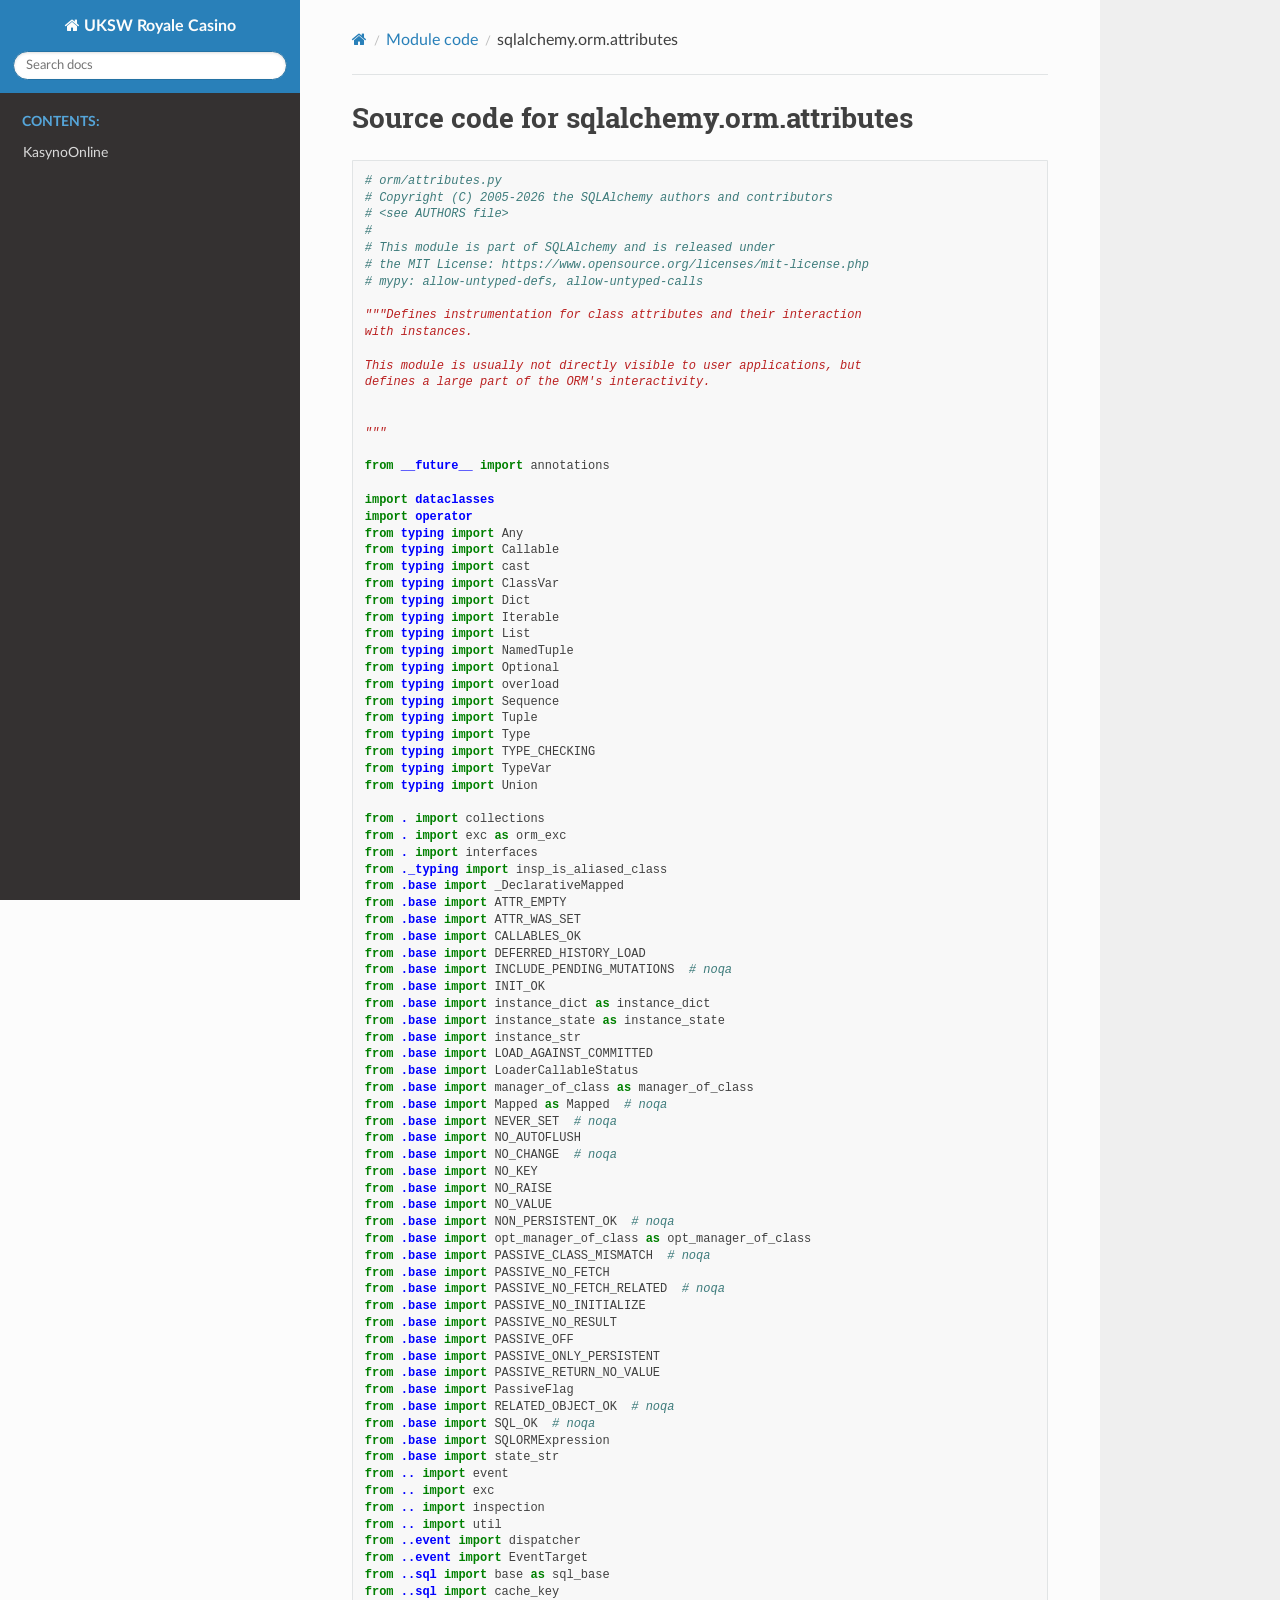
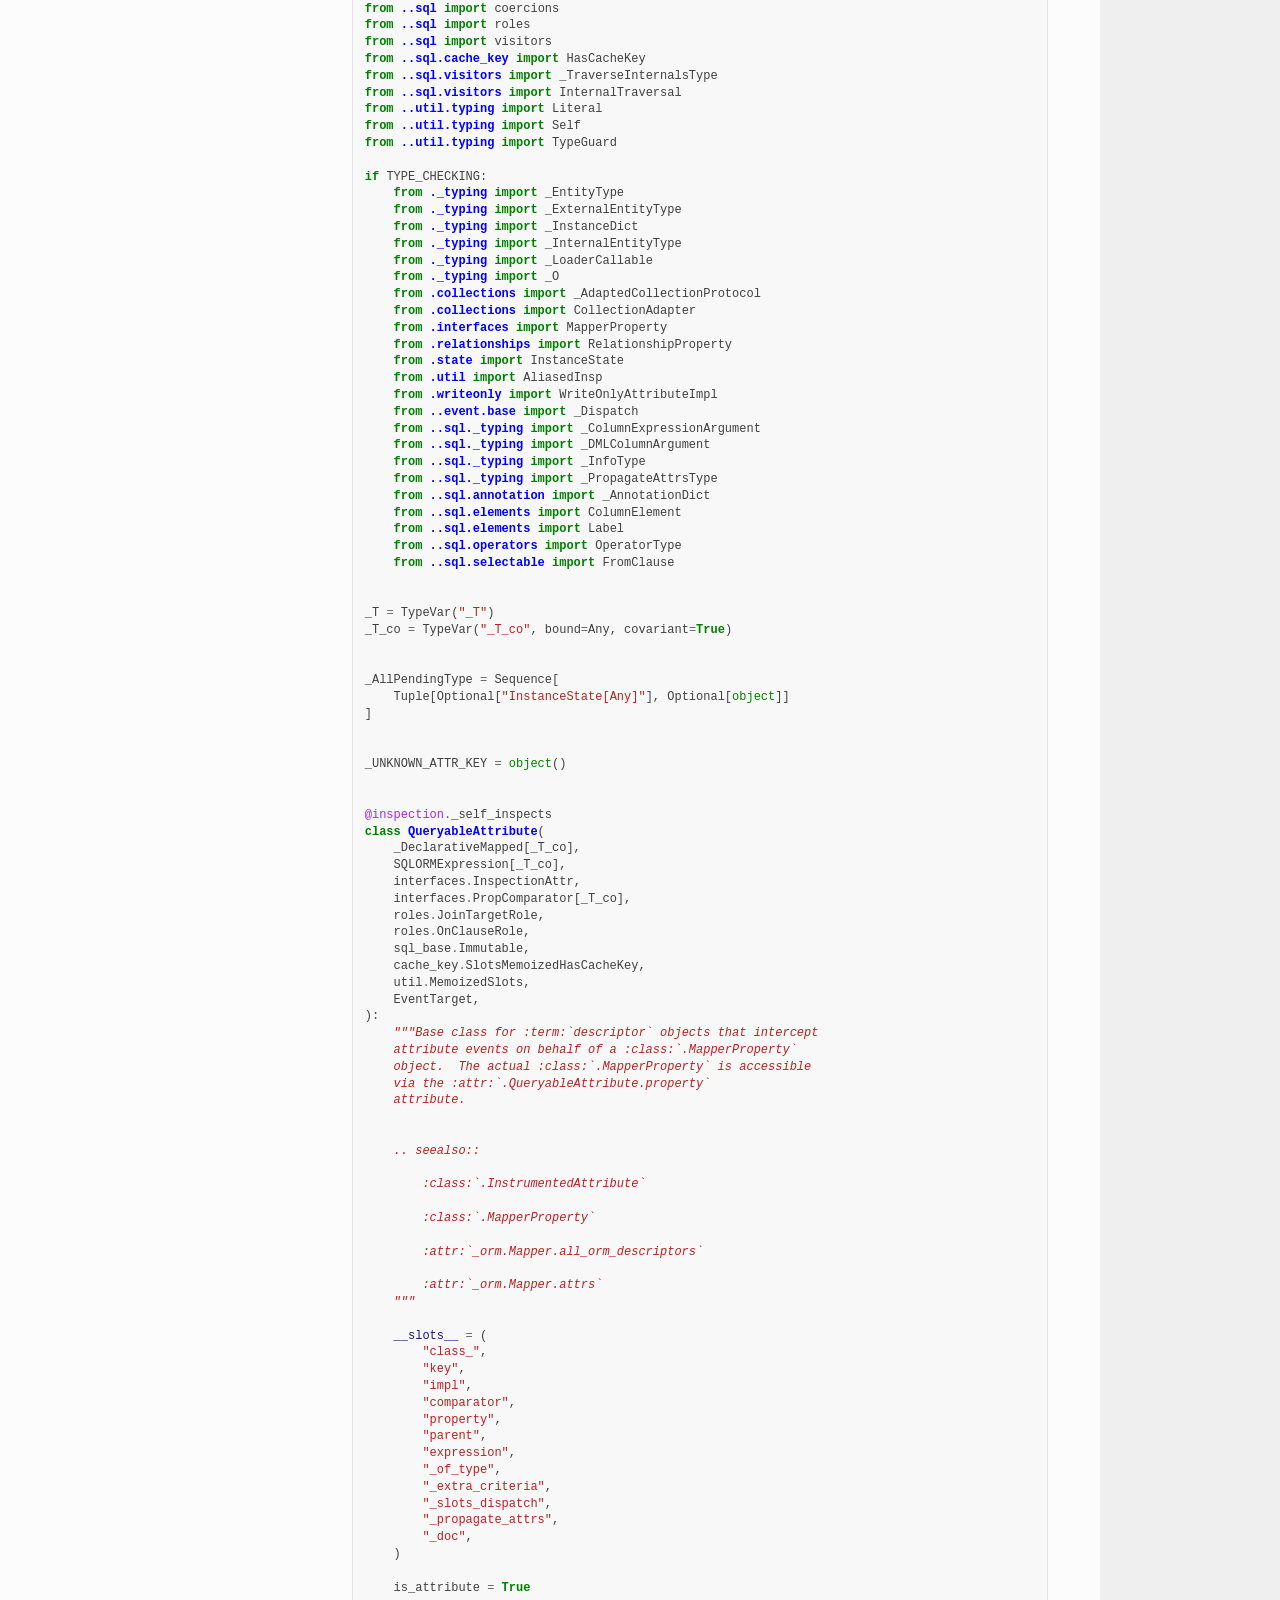
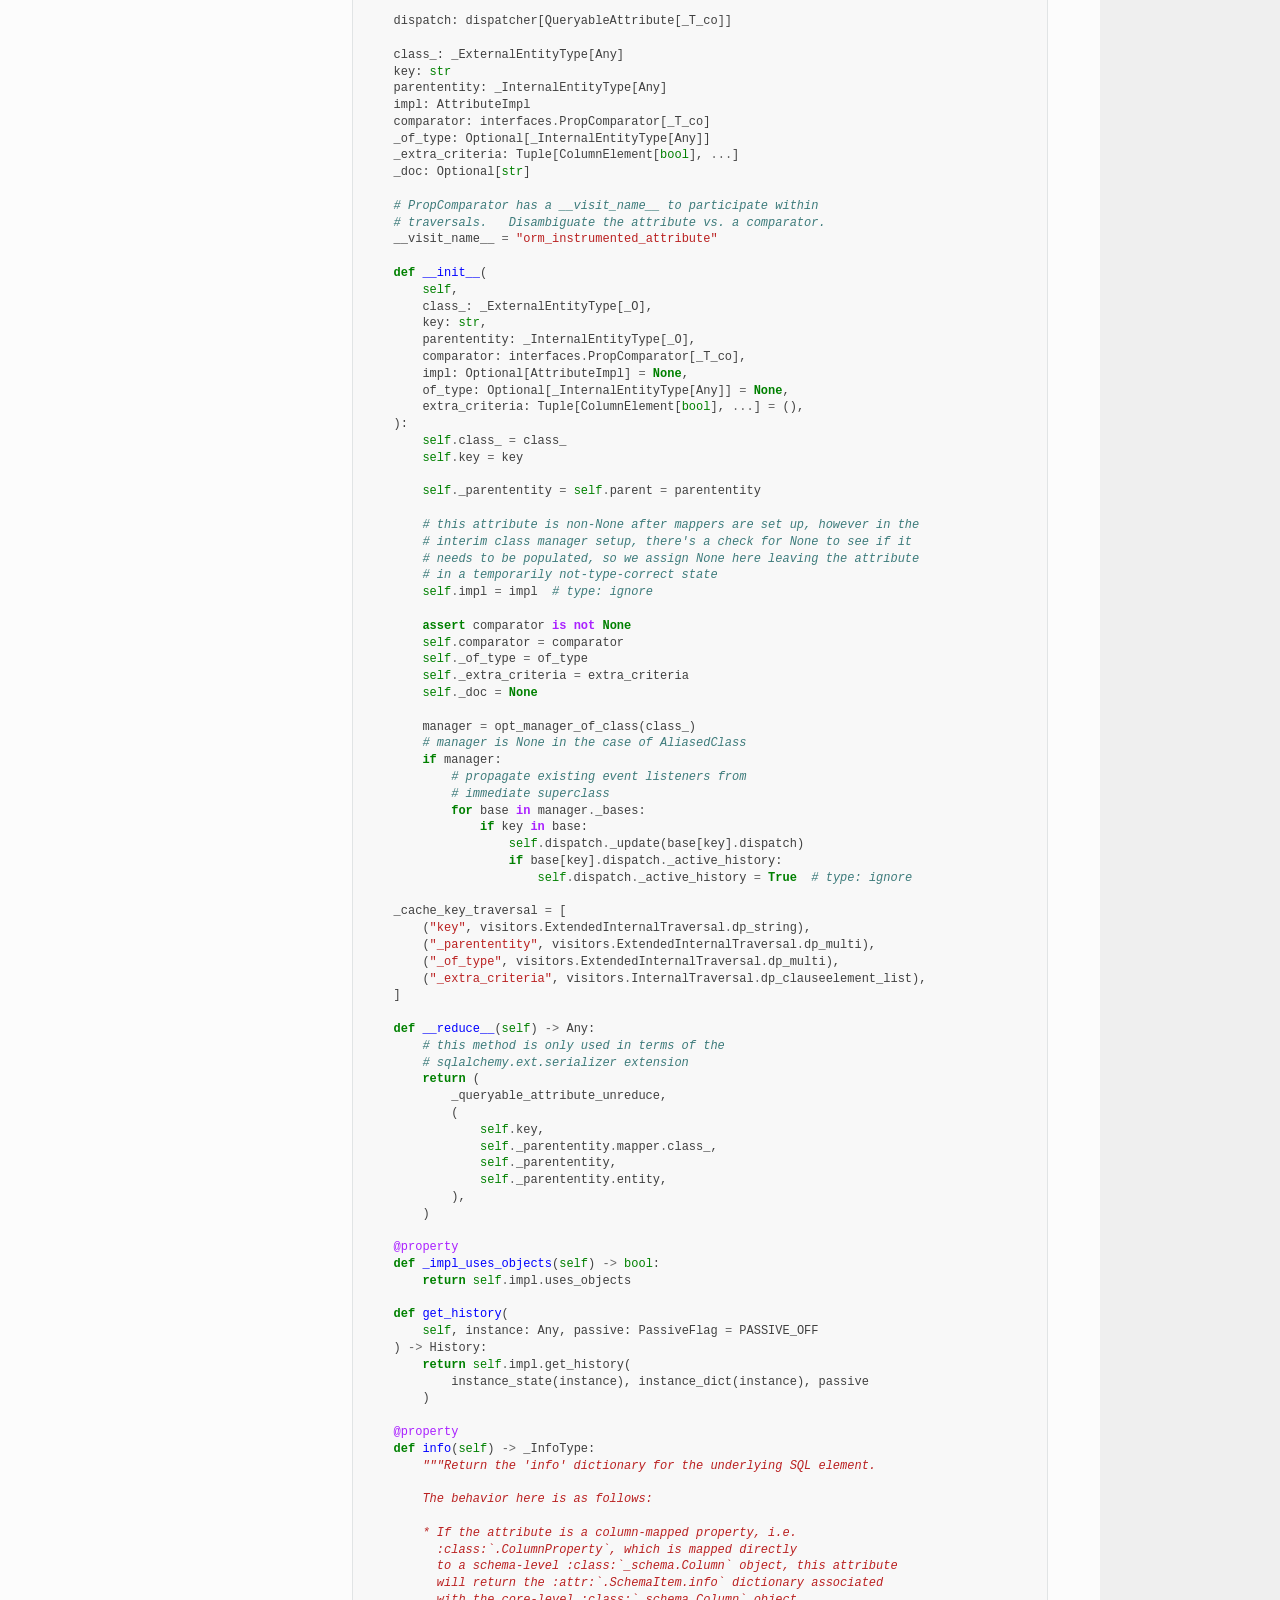
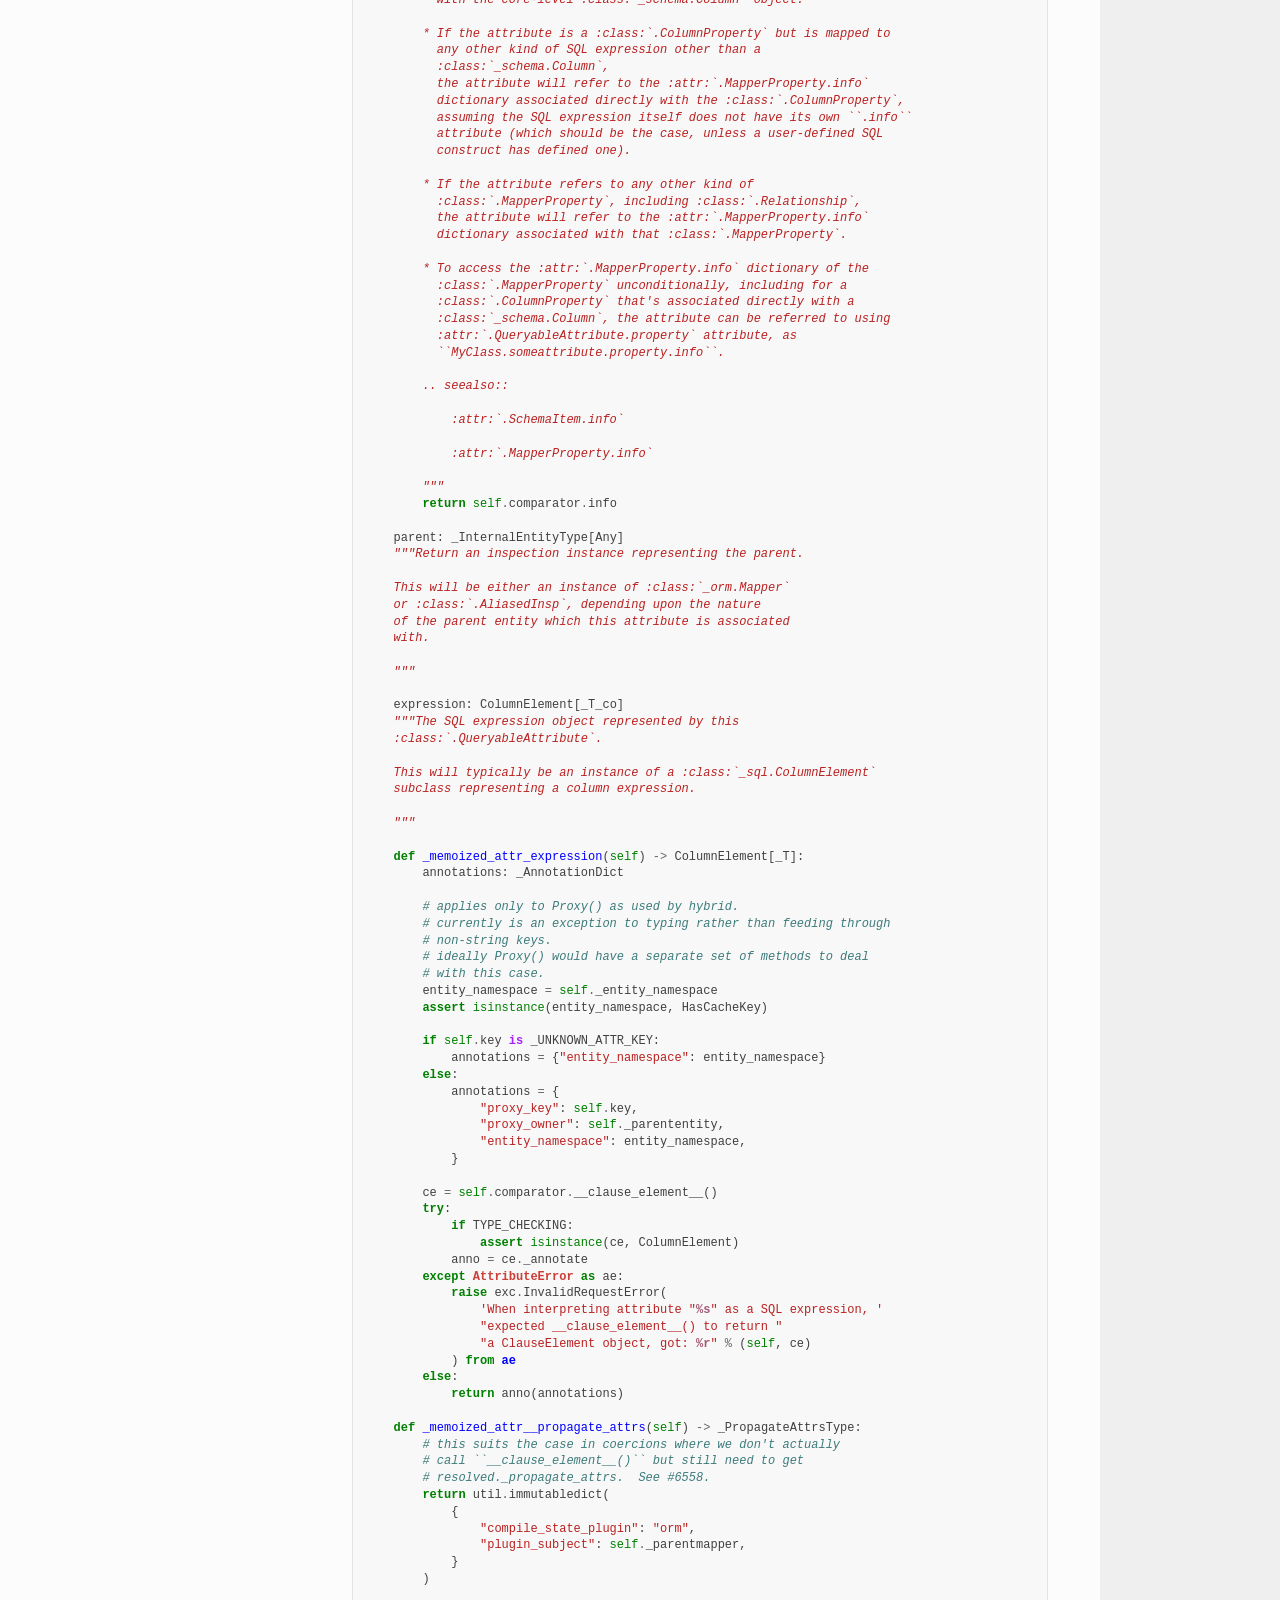
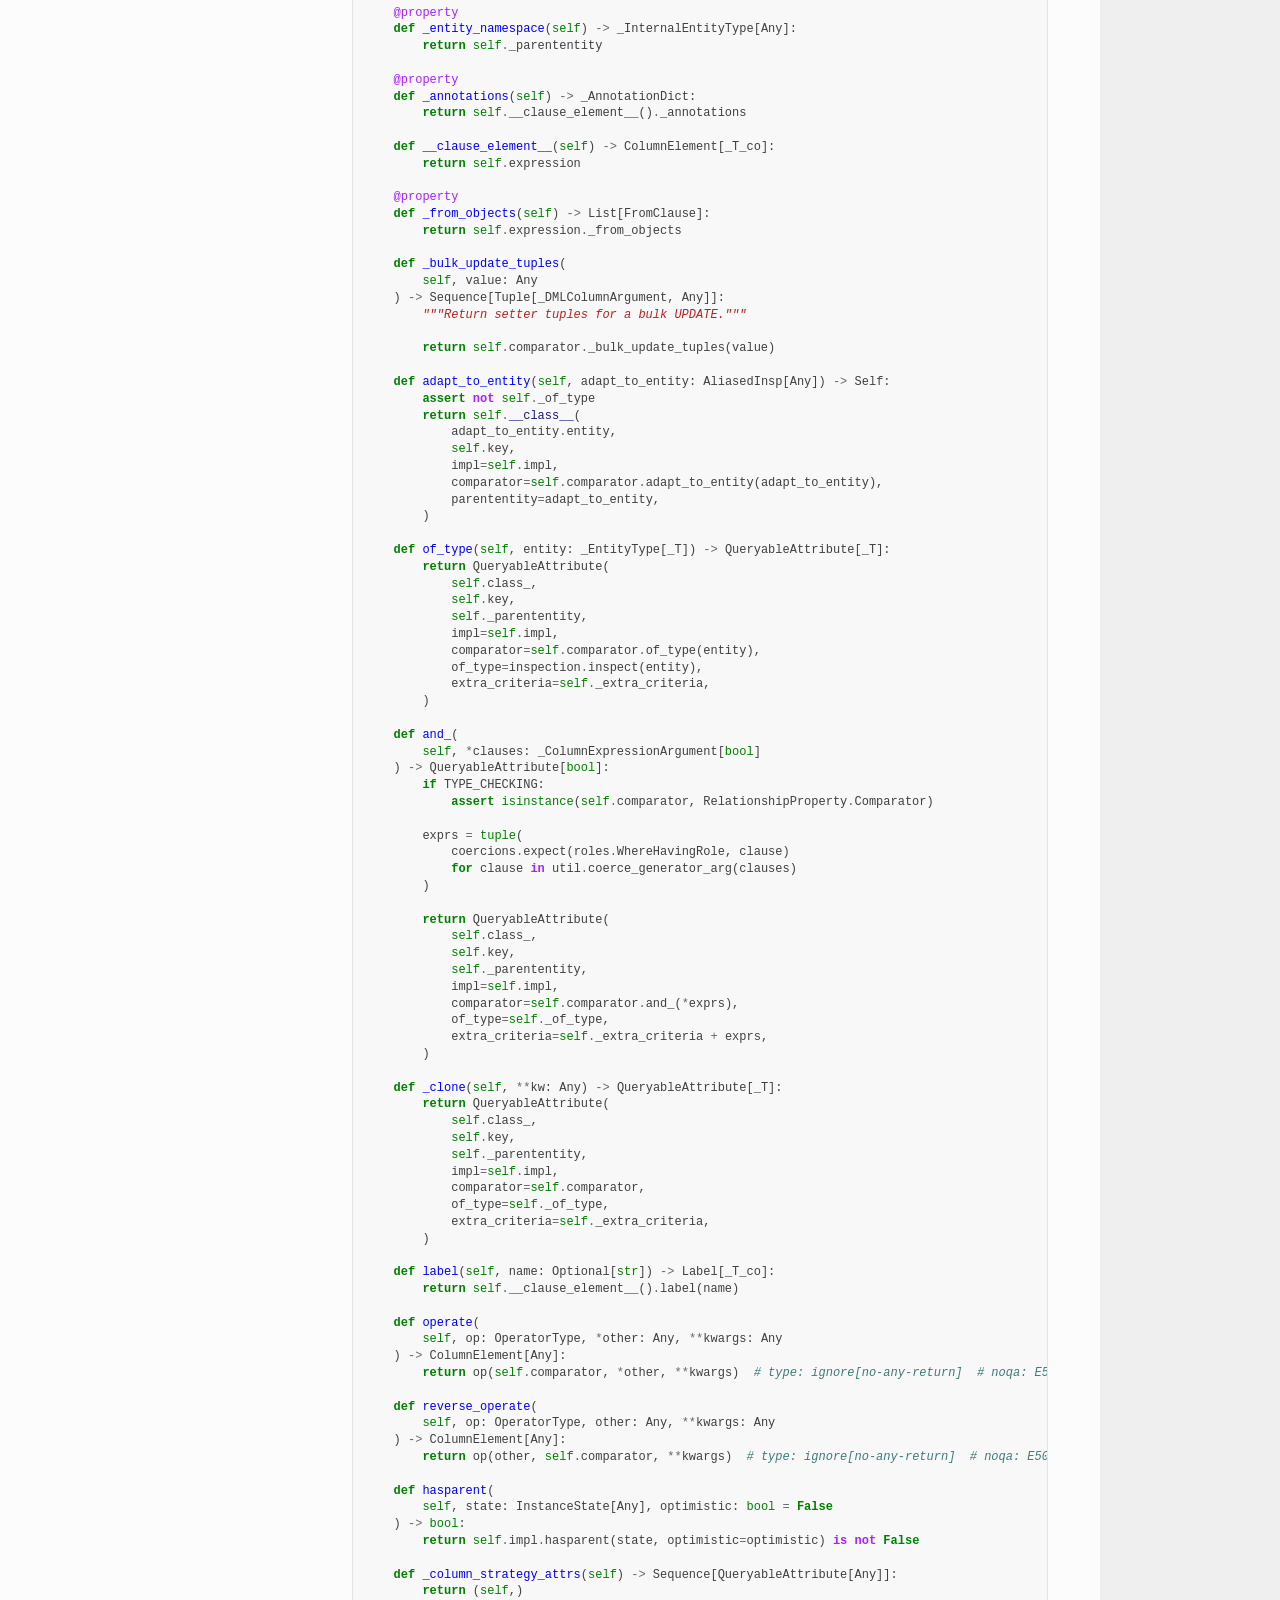
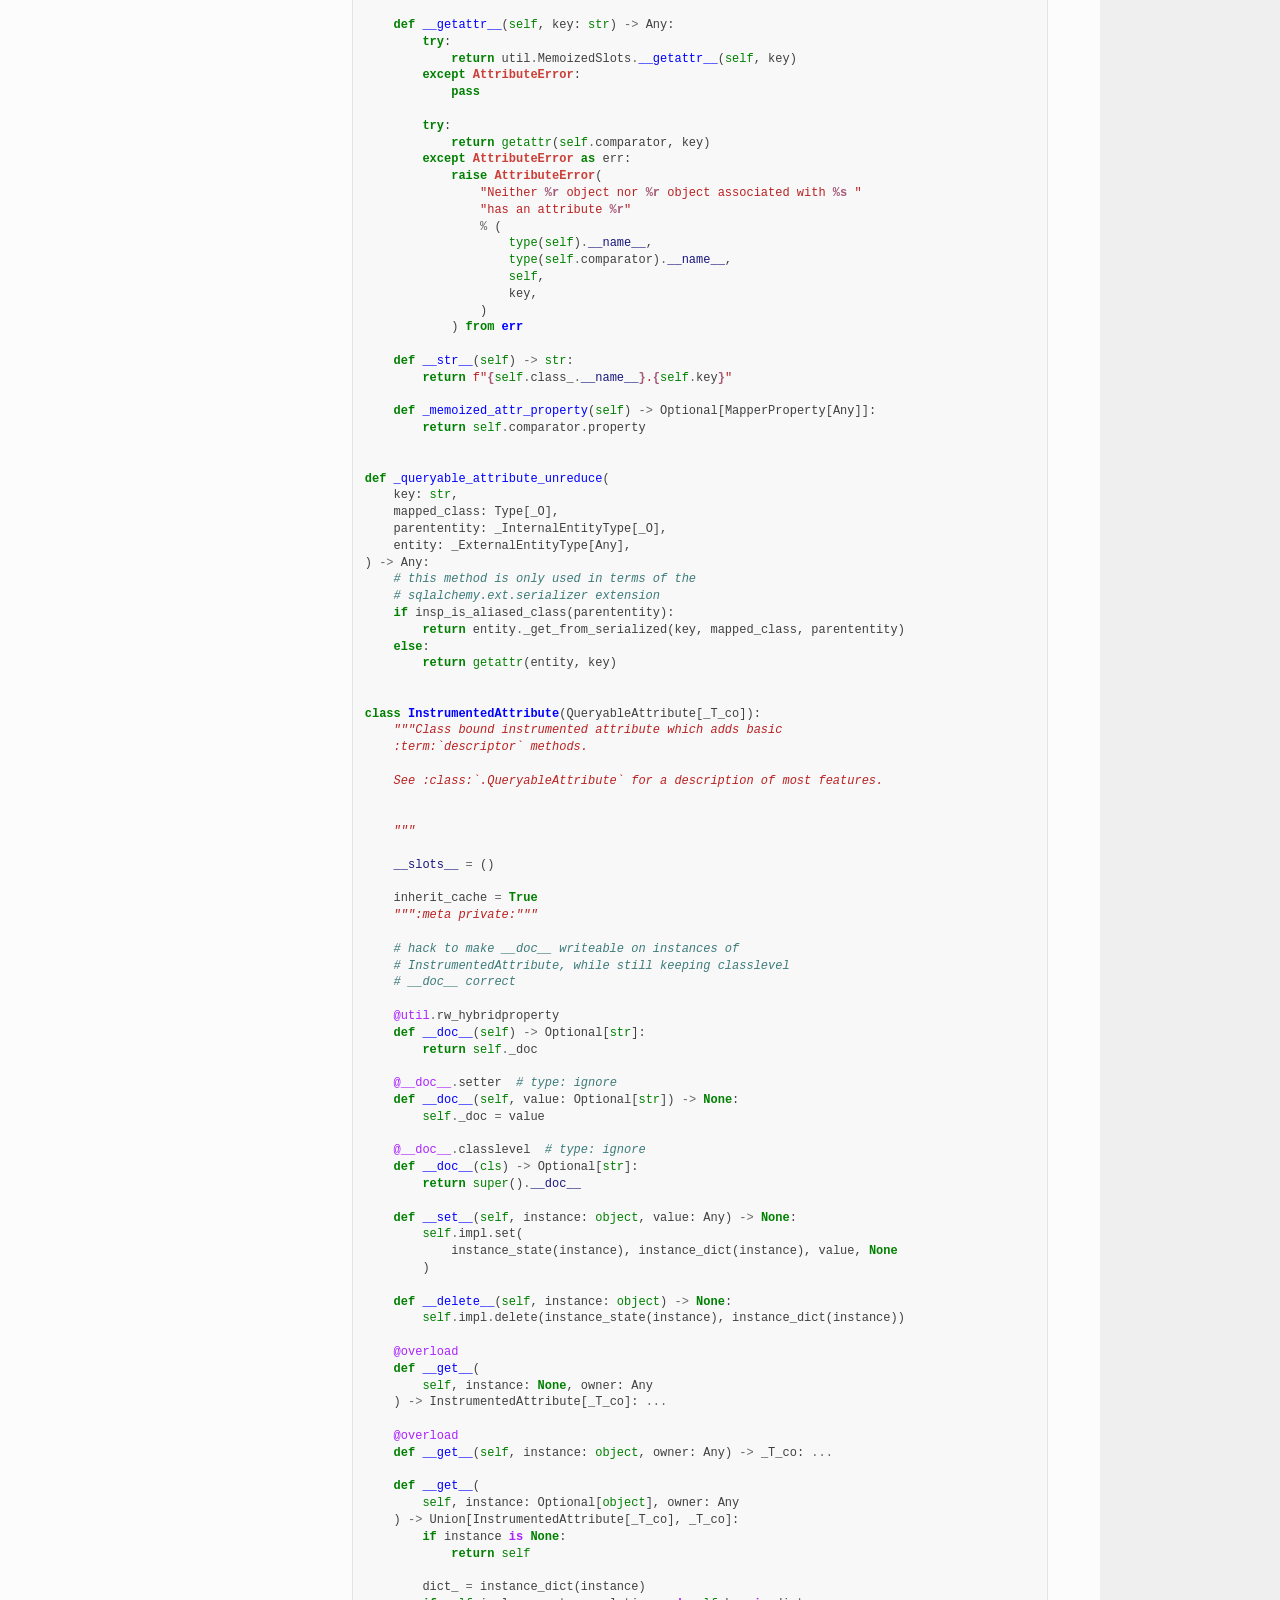
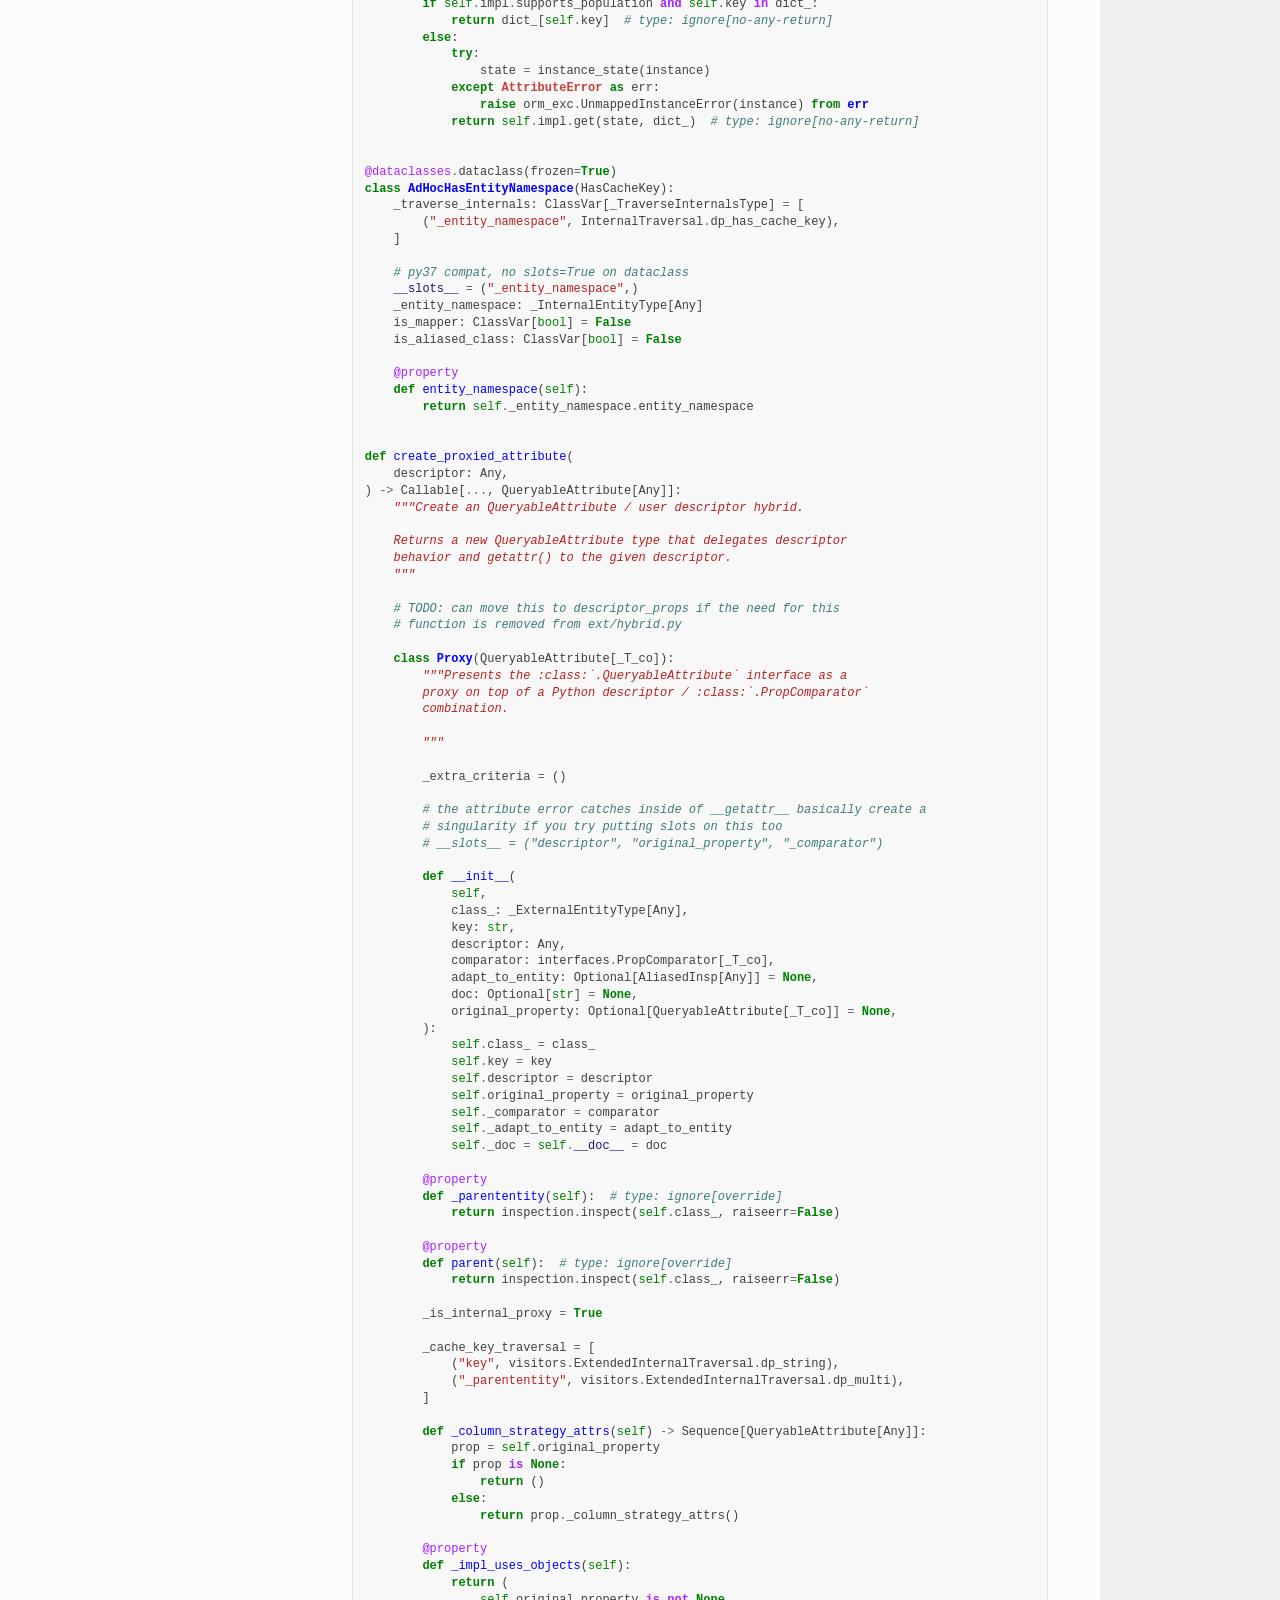
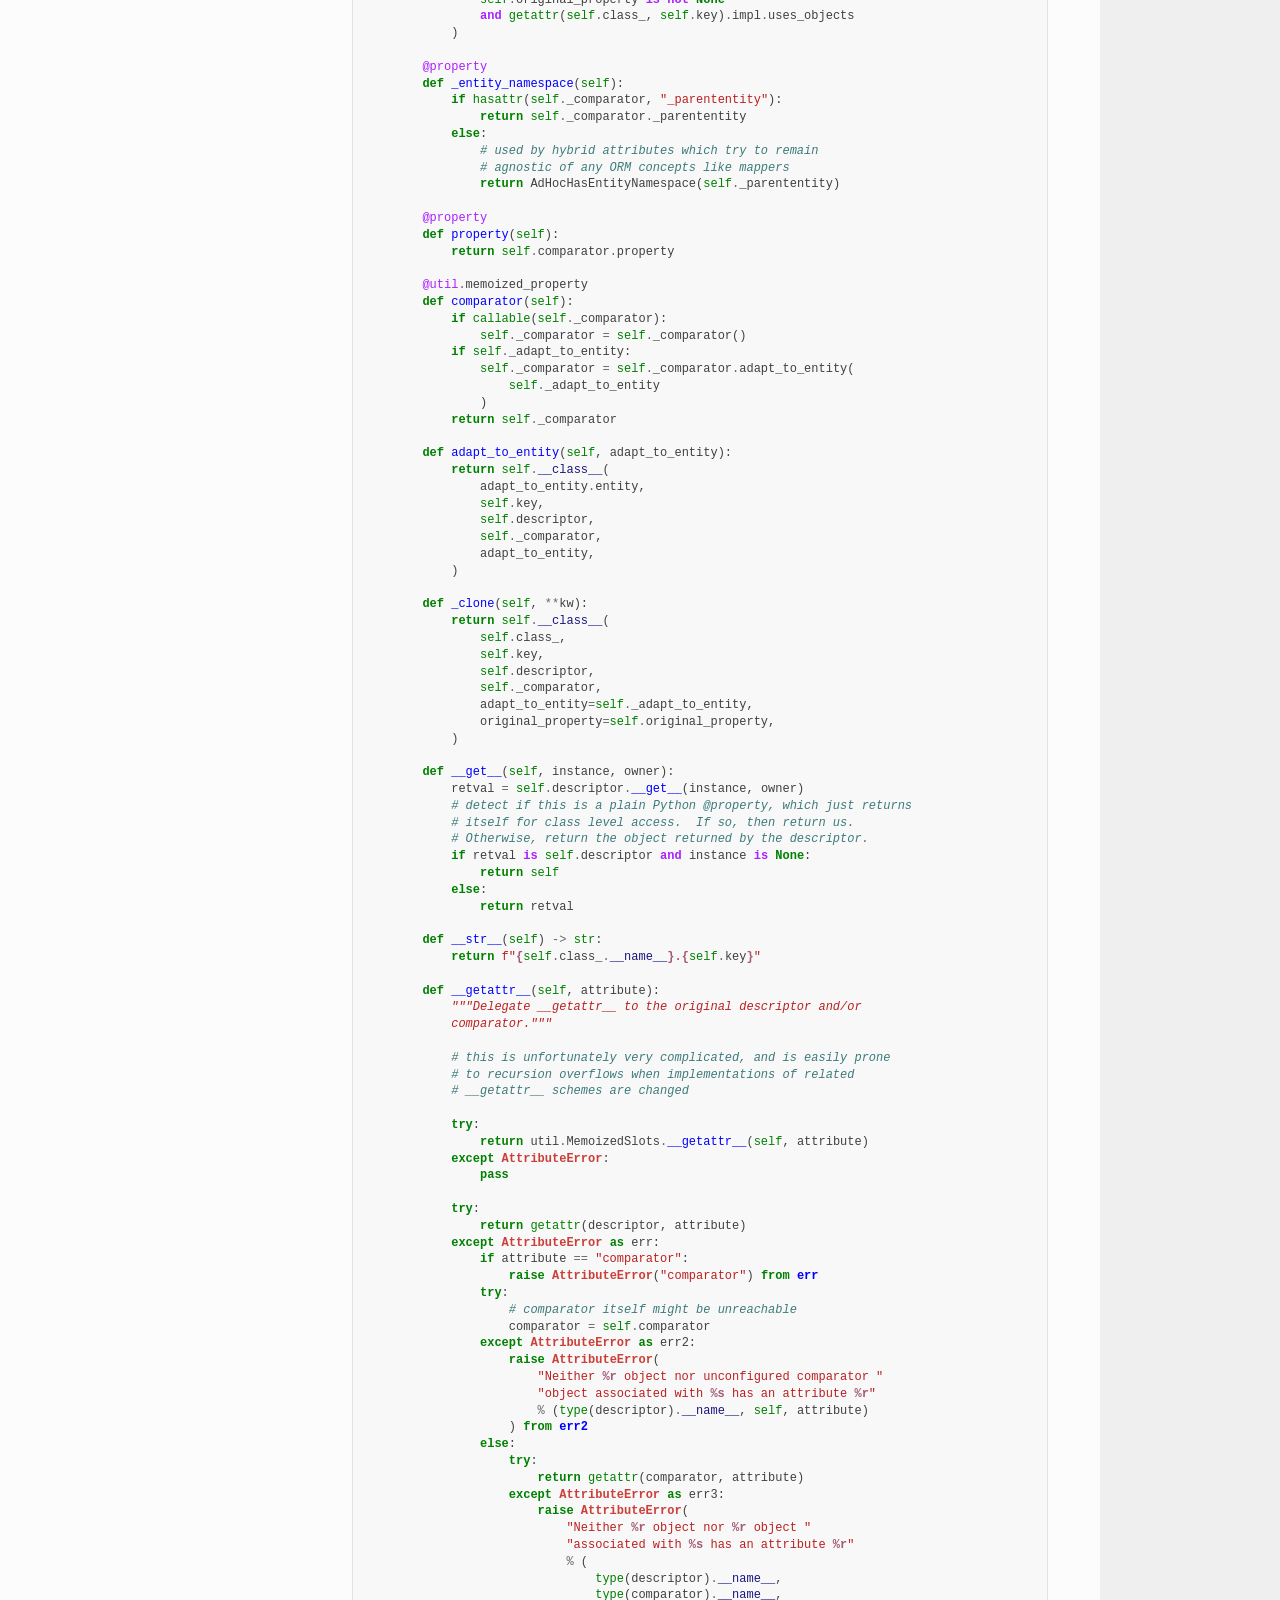
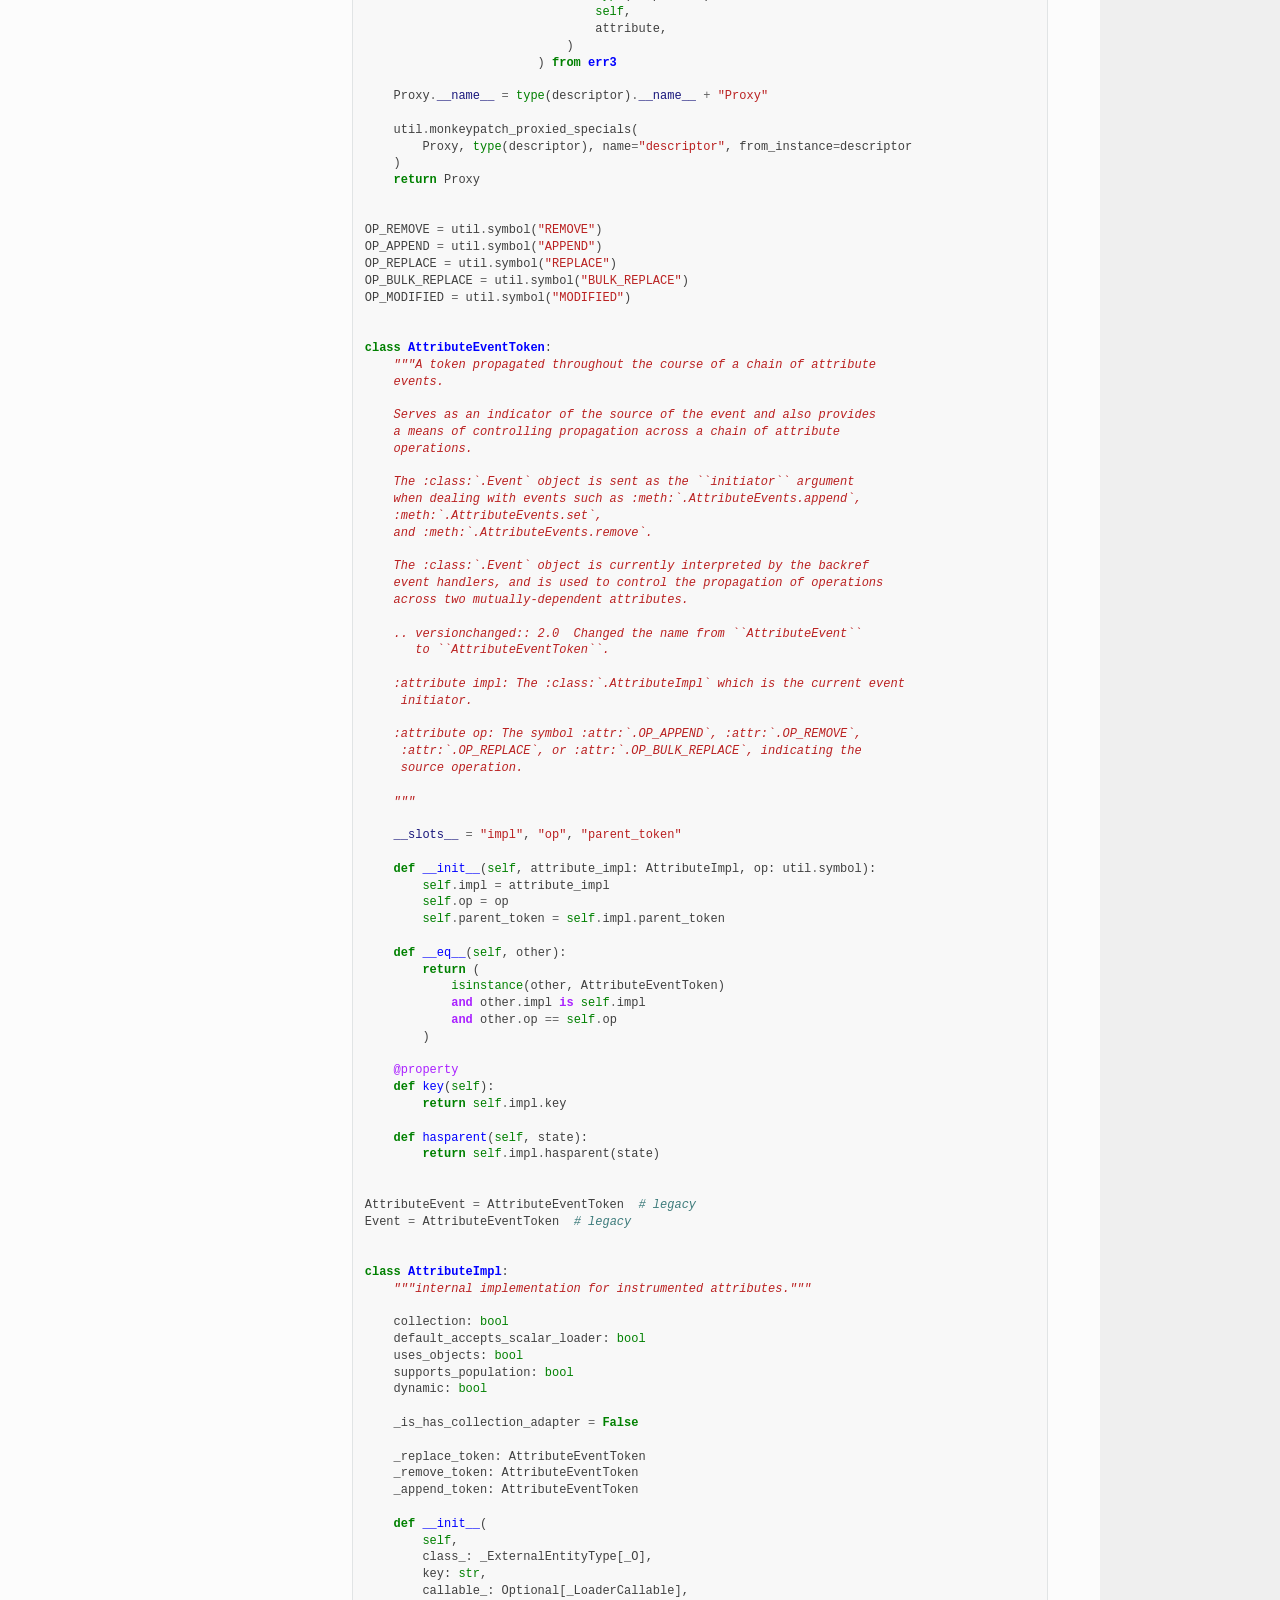
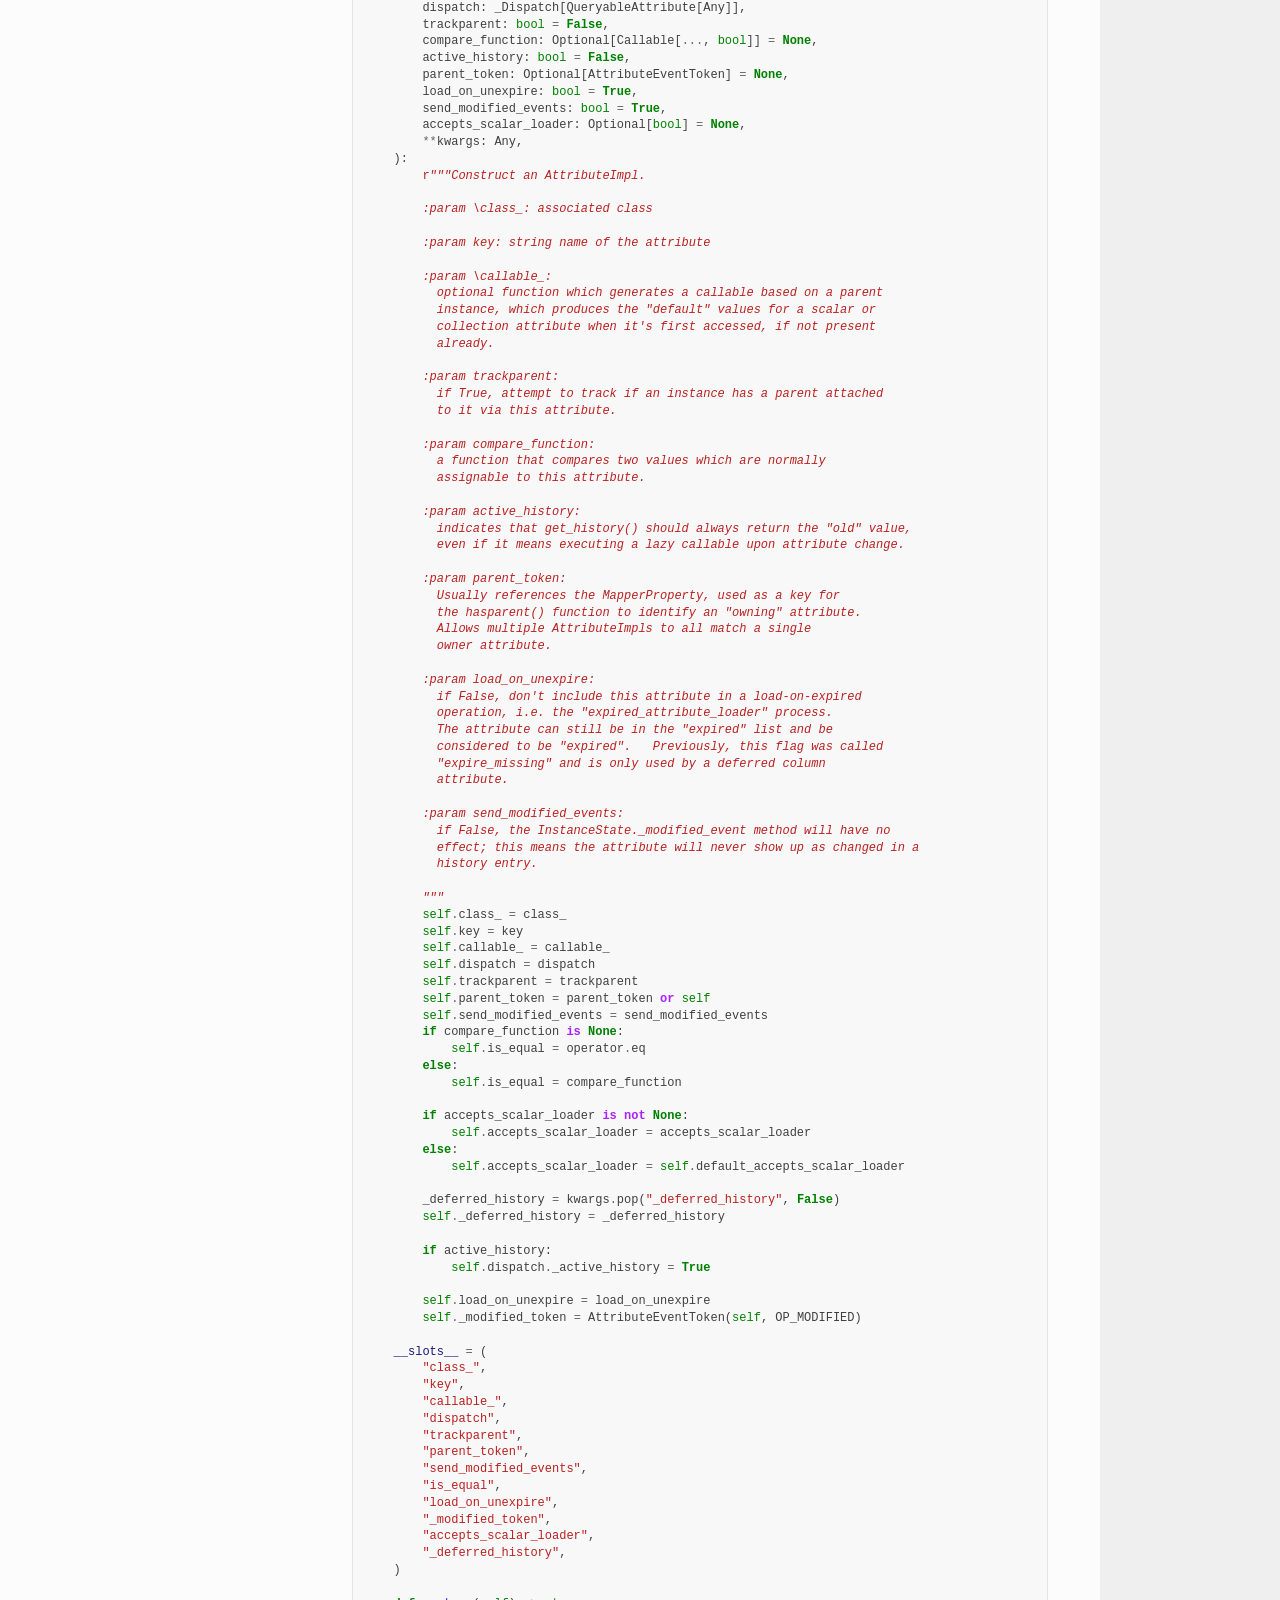
<file: docs/_build/html/_modules/sqlalchemy/orm/attributes.html>
<!DOCTYPE html>
<html class="writer-html5" lang="en" data-content_root="../../../">
<head>
  <meta charset="utf-8" />
  <meta name="viewport" content="width=device-width, initial-scale=1.0" />
  <title>sqlalchemy.orm.attributes &mdash; UKSW Royale Casino 1.0 documentation</title>
      <link rel="stylesheet" type="text/css" href="../../../_static/pygments.css?v=b86133f3" />
      <link rel="stylesheet" type="text/css" href="../../../_static/css/theme.css?v=9edc463e" />

  
      <script src="../../../_static/jquery.js?v=5d32c60e"></script>
      <script src="../../../_static/_sphinx_javascript_frameworks_compat.js?v=2cd50e6c"></script>
      <script src="../../../_static/documentation_options.js?v=f2a433a1"></script>
      <script src="../../../_static/doctools.js?v=fd6eb6e6"></script>
      <script src="../../../_static/sphinx_highlight.js?v=6ffebe34"></script>
    <script src="../../../_static/js/theme.js"></script>
    <link rel="index" title="Index" href="../../../genindex.html" />
    <link rel="search" title="Search" href="../../../search.html" /> 
</head>

<body class="wy-body-for-nav"> 
  <div class="wy-grid-for-nav">
    <nav data-toggle="wy-nav-shift" class="wy-nav-side">
      <div class="wy-side-scroll">
        <div class="wy-side-nav-search" >

          
          
          <a href="../../../index.html" class="icon icon-home">
            UKSW Royale Casino
          </a>
<div role="search">
  <form id="rtd-search-form" class="wy-form" action="../../../search.html" method="get">
    <input type="text" name="q" placeholder="Search docs" aria-label="Search docs" />
    <input type="hidden" name="check_keywords" value="yes" />
    <input type="hidden" name="area" value="default" />
  </form>
</div>
        </div><div class="wy-menu wy-menu-vertical" data-spy="affix" role="navigation" aria-label="Navigation menu">
              <p class="caption" role="heading"><span class="caption-text">Contents:</span></p>
<ul>
<li class="toctree-l1"><a class="reference internal" href="../../../modules.html">KasynoOnline</a></li>
</ul>

        </div>
      </div>
    </nav>

    <section data-toggle="wy-nav-shift" class="wy-nav-content-wrap"><nav class="wy-nav-top" aria-label="Mobile navigation menu" >
          <i data-toggle="wy-nav-top" class="fa fa-bars"></i>
          <a href="../../../index.html">UKSW Royale Casino</a>
      </nav>

      <div class="wy-nav-content">
        <div class="rst-content">
          <div role="navigation" aria-label="Page navigation">
  <ul class="wy-breadcrumbs">
      <li><a href="../../../index.html" class="icon icon-home" aria-label="Home"></a></li>
          <li class="breadcrumb-item"><a href="../../index.html">Module code</a></li>
      <li class="breadcrumb-item active">sqlalchemy.orm.attributes</li>
      <li class="wy-breadcrumbs-aside">
      </li>
  </ul>
  <hr/>
</div>
          <div role="main" class="document" itemscope="itemscope" itemtype="http://schema.org/Article">
           <div itemprop="articleBody">
             
  <h1>Source code for sqlalchemy.orm.attributes</h1><div class="highlight"><pre>
<span></span><span class="c1"># orm/attributes.py</span>
<span class="c1"># Copyright (C) 2005-2026 the SQLAlchemy authors and contributors</span>
<span class="c1"># &lt;see AUTHORS file&gt;</span>
<span class="c1">#</span>
<span class="c1"># This module is part of SQLAlchemy and is released under</span>
<span class="c1"># the MIT License: https://www.opensource.org/licenses/mit-license.php</span>
<span class="c1"># mypy: allow-untyped-defs, allow-untyped-calls</span>

<span class="sd">&quot;&quot;&quot;Defines instrumentation for class attributes and their interaction</span>
<span class="sd">with instances.</span>

<span class="sd">This module is usually not directly visible to user applications, but</span>
<span class="sd">defines a large part of the ORM&#39;s interactivity.</span>


<span class="sd">&quot;&quot;&quot;</span>

<span class="kn">from</span><span class="w"> </span><span class="nn">__future__</span><span class="w"> </span><span class="kn">import</span> <span class="n">annotations</span>

<span class="kn">import</span><span class="w"> </span><span class="nn">dataclasses</span>
<span class="kn">import</span><span class="w"> </span><span class="nn">operator</span>
<span class="kn">from</span><span class="w"> </span><span class="nn">typing</span><span class="w"> </span><span class="kn">import</span> <span class="n">Any</span>
<span class="kn">from</span><span class="w"> </span><span class="nn">typing</span><span class="w"> </span><span class="kn">import</span> <span class="n">Callable</span>
<span class="kn">from</span><span class="w"> </span><span class="nn">typing</span><span class="w"> </span><span class="kn">import</span> <span class="n">cast</span>
<span class="kn">from</span><span class="w"> </span><span class="nn">typing</span><span class="w"> </span><span class="kn">import</span> <span class="n">ClassVar</span>
<span class="kn">from</span><span class="w"> </span><span class="nn">typing</span><span class="w"> </span><span class="kn">import</span> <span class="n">Dict</span>
<span class="kn">from</span><span class="w"> </span><span class="nn">typing</span><span class="w"> </span><span class="kn">import</span> <span class="n">Iterable</span>
<span class="kn">from</span><span class="w"> </span><span class="nn">typing</span><span class="w"> </span><span class="kn">import</span> <span class="n">List</span>
<span class="kn">from</span><span class="w"> </span><span class="nn">typing</span><span class="w"> </span><span class="kn">import</span> <span class="n">NamedTuple</span>
<span class="kn">from</span><span class="w"> </span><span class="nn">typing</span><span class="w"> </span><span class="kn">import</span> <span class="n">Optional</span>
<span class="kn">from</span><span class="w"> </span><span class="nn">typing</span><span class="w"> </span><span class="kn">import</span> <span class="n">overload</span>
<span class="kn">from</span><span class="w"> </span><span class="nn">typing</span><span class="w"> </span><span class="kn">import</span> <span class="n">Sequence</span>
<span class="kn">from</span><span class="w"> </span><span class="nn">typing</span><span class="w"> </span><span class="kn">import</span> <span class="n">Tuple</span>
<span class="kn">from</span><span class="w"> </span><span class="nn">typing</span><span class="w"> </span><span class="kn">import</span> <span class="n">Type</span>
<span class="kn">from</span><span class="w"> </span><span class="nn">typing</span><span class="w"> </span><span class="kn">import</span> <span class="n">TYPE_CHECKING</span>
<span class="kn">from</span><span class="w"> </span><span class="nn">typing</span><span class="w"> </span><span class="kn">import</span> <span class="n">TypeVar</span>
<span class="kn">from</span><span class="w"> </span><span class="nn">typing</span><span class="w"> </span><span class="kn">import</span> <span class="n">Union</span>

<span class="kn">from</span><span class="w"> </span><span class="nn">.</span><span class="w"> </span><span class="kn">import</span> <span class="n">collections</span>
<span class="kn">from</span><span class="w"> </span><span class="nn">.</span><span class="w"> </span><span class="kn">import</span> <span class="n">exc</span> <span class="k">as</span> <span class="n">orm_exc</span>
<span class="kn">from</span><span class="w"> </span><span class="nn">.</span><span class="w"> </span><span class="kn">import</span> <span class="n">interfaces</span>
<span class="kn">from</span><span class="w"> </span><span class="nn">._typing</span><span class="w"> </span><span class="kn">import</span> <span class="n">insp_is_aliased_class</span>
<span class="kn">from</span><span class="w"> </span><span class="nn">.base</span><span class="w"> </span><span class="kn">import</span> <span class="n">_DeclarativeMapped</span>
<span class="kn">from</span><span class="w"> </span><span class="nn">.base</span><span class="w"> </span><span class="kn">import</span> <span class="n">ATTR_EMPTY</span>
<span class="kn">from</span><span class="w"> </span><span class="nn">.base</span><span class="w"> </span><span class="kn">import</span> <span class="n">ATTR_WAS_SET</span>
<span class="kn">from</span><span class="w"> </span><span class="nn">.base</span><span class="w"> </span><span class="kn">import</span> <span class="n">CALLABLES_OK</span>
<span class="kn">from</span><span class="w"> </span><span class="nn">.base</span><span class="w"> </span><span class="kn">import</span> <span class="n">DEFERRED_HISTORY_LOAD</span>
<span class="kn">from</span><span class="w"> </span><span class="nn">.base</span><span class="w"> </span><span class="kn">import</span> <span class="n">INCLUDE_PENDING_MUTATIONS</span>  <span class="c1"># noqa</span>
<span class="kn">from</span><span class="w"> </span><span class="nn">.base</span><span class="w"> </span><span class="kn">import</span> <span class="n">INIT_OK</span>
<span class="kn">from</span><span class="w"> </span><span class="nn">.base</span><span class="w"> </span><span class="kn">import</span> <span class="n">instance_dict</span> <span class="k">as</span> <span class="n">instance_dict</span>
<span class="kn">from</span><span class="w"> </span><span class="nn">.base</span><span class="w"> </span><span class="kn">import</span> <span class="n">instance_state</span> <span class="k">as</span> <span class="n">instance_state</span>
<span class="kn">from</span><span class="w"> </span><span class="nn">.base</span><span class="w"> </span><span class="kn">import</span> <span class="n">instance_str</span>
<span class="kn">from</span><span class="w"> </span><span class="nn">.base</span><span class="w"> </span><span class="kn">import</span> <span class="n">LOAD_AGAINST_COMMITTED</span>
<span class="kn">from</span><span class="w"> </span><span class="nn">.base</span><span class="w"> </span><span class="kn">import</span> <span class="n">LoaderCallableStatus</span>
<span class="kn">from</span><span class="w"> </span><span class="nn">.base</span><span class="w"> </span><span class="kn">import</span> <span class="n">manager_of_class</span> <span class="k">as</span> <span class="n">manager_of_class</span>
<span class="kn">from</span><span class="w"> </span><span class="nn">.base</span><span class="w"> </span><span class="kn">import</span> <span class="n">Mapped</span> <span class="k">as</span> <span class="n">Mapped</span>  <span class="c1"># noqa</span>
<span class="kn">from</span><span class="w"> </span><span class="nn">.base</span><span class="w"> </span><span class="kn">import</span> <span class="n">NEVER_SET</span>  <span class="c1"># noqa</span>
<span class="kn">from</span><span class="w"> </span><span class="nn">.base</span><span class="w"> </span><span class="kn">import</span> <span class="n">NO_AUTOFLUSH</span>
<span class="kn">from</span><span class="w"> </span><span class="nn">.base</span><span class="w"> </span><span class="kn">import</span> <span class="n">NO_CHANGE</span>  <span class="c1"># noqa</span>
<span class="kn">from</span><span class="w"> </span><span class="nn">.base</span><span class="w"> </span><span class="kn">import</span> <span class="n">NO_KEY</span>
<span class="kn">from</span><span class="w"> </span><span class="nn">.base</span><span class="w"> </span><span class="kn">import</span> <span class="n">NO_RAISE</span>
<span class="kn">from</span><span class="w"> </span><span class="nn">.base</span><span class="w"> </span><span class="kn">import</span> <span class="n">NO_VALUE</span>
<span class="kn">from</span><span class="w"> </span><span class="nn">.base</span><span class="w"> </span><span class="kn">import</span> <span class="n">NON_PERSISTENT_OK</span>  <span class="c1"># noqa</span>
<span class="kn">from</span><span class="w"> </span><span class="nn">.base</span><span class="w"> </span><span class="kn">import</span> <span class="n">opt_manager_of_class</span> <span class="k">as</span> <span class="n">opt_manager_of_class</span>
<span class="kn">from</span><span class="w"> </span><span class="nn">.base</span><span class="w"> </span><span class="kn">import</span> <span class="n">PASSIVE_CLASS_MISMATCH</span>  <span class="c1"># noqa</span>
<span class="kn">from</span><span class="w"> </span><span class="nn">.base</span><span class="w"> </span><span class="kn">import</span> <span class="n">PASSIVE_NO_FETCH</span>
<span class="kn">from</span><span class="w"> </span><span class="nn">.base</span><span class="w"> </span><span class="kn">import</span> <span class="n">PASSIVE_NO_FETCH_RELATED</span>  <span class="c1"># noqa</span>
<span class="kn">from</span><span class="w"> </span><span class="nn">.base</span><span class="w"> </span><span class="kn">import</span> <span class="n">PASSIVE_NO_INITIALIZE</span>
<span class="kn">from</span><span class="w"> </span><span class="nn">.base</span><span class="w"> </span><span class="kn">import</span> <span class="n">PASSIVE_NO_RESULT</span>
<span class="kn">from</span><span class="w"> </span><span class="nn">.base</span><span class="w"> </span><span class="kn">import</span> <span class="n">PASSIVE_OFF</span>
<span class="kn">from</span><span class="w"> </span><span class="nn">.base</span><span class="w"> </span><span class="kn">import</span> <span class="n">PASSIVE_ONLY_PERSISTENT</span>
<span class="kn">from</span><span class="w"> </span><span class="nn">.base</span><span class="w"> </span><span class="kn">import</span> <span class="n">PASSIVE_RETURN_NO_VALUE</span>
<span class="kn">from</span><span class="w"> </span><span class="nn">.base</span><span class="w"> </span><span class="kn">import</span> <span class="n">PassiveFlag</span>
<span class="kn">from</span><span class="w"> </span><span class="nn">.base</span><span class="w"> </span><span class="kn">import</span> <span class="n">RELATED_OBJECT_OK</span>  <span class="c1"># noqa</span>
<span class="kn">from</span><span class="w"> </span><span class="nn">.base</span><span class="w"> </span><span class="kn">import</span> <span class="n">SQL_OK</span>  <span class="c1"># noqa</span>
<span class="kn">from</span><span class="w"> </span><span class="nn">.base</span><span class="w"> </span><span class="kn">import</span> <span class="n">SQLORMExpression</span>
<span class="kn">from</span><span class="w"> </span><span class="nn">.base</span><span class="w"> </span><span class="kn">import</span> <span class="n">state_str</span>
<span class="kn">from</span><span class="w"> </span><span class="nn">..</span><span class="w"> </span><span class="kn">import</span> <span class="n">event</span>
<span class="kn">from</span><span class="w"> </span><span class="nn">..</span><span class="w"> </span><span class="kn">import</span> <span class="n">exc</span>
<span class="kn">from</span><span class="w"> </span><span class="nn">..</span><span class="w"> </span><span class="kn">import</span> <span class="n">inspection</span>
<span class="kn">from</span><span class="w"> </span><span class="nn">..</span><span class="w"> </span><span class="kn">import</span> <span class="n">util</span>
<span class="kn">from</span><span class="w"> </span><span class="nn">..event</span><span class="w"> </span><span class="kn">import</span> <span class="n">dispatcher</span>
<span class="kn">from</span><span class="w"> </span><span class="nn">..event</span><span class="w"> </span><span class="kn">import</span> <span class="n">EventTarget</span>
<span class="kn">from</span><span class="w"> </span><span class="nn">..sql</span><span class="w"> </span><span class="kn">import</span> <span class="n">base</span> <span class="k">as</span> <span class="n">sql_base</span>
<span class="kn">from</span><span class="w"> </span><span class="nn">..sql</span><span class="w"> </span><span class="kn">import</span> <span class="n">cache_key</span>
<span class="kn">from</span><span class="w"> </span><span class="nn">..sql</span><span class="w"> </span><span class="kn">import</span> <span class="n">coercions</span>
<span class="kn">from</span><span class="w"> </span><span class="nn">..sql</span><span class="w"> </span><span class="kn">import</span> <span class="n">roles</span>
<span class="kn">from</span><span class="w"> </span><span class="nn">..sql</span><span class="w"> </span><span class="kn">import</span> <span class="n">visitors</span>
<span class="kn">from</span><span class="w"> </span><span class="nn">..sql.cache_key</span><span class="w"> </span><span class="kn">import</span> <span class="n">HasCacheKey</span>
<span class="kn">from</span><span class="w"> </span><span class="nn">..sql.visitors</span><span class="w"> </span><span class="kn">import</span> <span class="n">_TraverseInternalsType</span>
<span class="kn">from</span><span class="w"> </span><span class="nn">..sql.visitors</span><span class="w"> </span><span class="kn">import</span> <span class="n">InternalTraversal</span>
<span class="kn">from</span><span class="w"> </span><span class="nn">..util.typing</span><span class="w"> </span><span class="kn">import</span> <span class="n">Literal</span>
<span class="kn">from</span><span class="w"> </span><span class="nn">..util.typing</span><span class="w"> </span><span class="kn">import</span> <span class="n">Self</span>
<span class="kn">from</span><span class="w"> </span><span class="nn">..util.typing</span><span class="w"> </span><span class="kn">import</span> <span class="n">TypeGuard</span>

<span class="k">if</span> <span class="n">TYPE_CHECKING</span><span class="p">:</span>
    <span class="kn">from</span><span class="w"> </span><span class="nn">._typing</span><span class="w"> </span><span class="kn">import</span> <span class="n">_EntityType</span>
    <span class="kn">from</span><span class="w"> </span><span class="nn">._typing</span><span class="w"> </span><span class="kn">import</span> <span class="n">_ExternalEntityType</span>
    <span class="kn">from</span><span class="w"> </span><span class="nn">._typing</span><span class="w"> </span><span class="kn">import</span> <span class="n">_InstanceDict</span>
    <span class="kn">from</span><span class="w"> </span><span class="nn">._typing</span><span class="w"> </span><span class="kn">import</span> <span class="n">_InternalEntityType</span>
    <span class="kn">from</span><span class="w"> </span><span class="nn">._typing</span><span class="w"> </span><span class="kn">import</span> <span class="n">_LoaderCallable</span>
    <span class="kn">from</span><span class="w"> </span><span class="nn">._typing</span><span class="w"> </span><span class="kn">import</span> <span class="n">_O</span>
    <span class="kn">from</span><span class="w"> </span><span class="nn">.collections</span><span class="w"> </span><span class="kn">import</span> <span class="n">_AdaptedCollectionProtocol</span>
    <span class="kn">from</span><span class="w"> </span><span class="nn">.collections</span><span class="w"> </span><span class="kn">import</span> <span class="n">CollectionAdapter</span>
    <span class="kn">from</span><span class="w"> </span><span class="nn">.interfaces</span><span class="w"> </span><span class="kn">import</span> <span class="n">MapperProperty</span>
    <span class="kn">from</span><span class="w"> </span><span class="nn">.relationships</span><span class="w"> </span><span class="kn">import</span> <span class="n">RelationshipProperty</span>
    <span class="kn">from</span><span class="w"> </span><span class="nn">.state</span><span class="w"> </span><span class="kn">import</span> <span class="n">InstanceState</span>
    <span class="kn">from</span><span class="w"> </span><span class="nn">.util</span><span class="w"> </span><span class="kn">import</span> <span class="n">AliasedInsp</span>
    <span class="kn">from</span><span class="w"> </span><span class="nn">.writeonly</span><span class="w"> </span><span class="kn">import</span> <span class="n">WriteOnlyAttributeImpl</span>
    <span class="kn">from</span><span class="w"> </span><span class="nn">..event.base</span><span class="w"> </span><span class="kn">import</span> <span class="n">_Dispatch</span>
    <span class="kn">from</span><span class="w"> </span><span class="nn">..sql._typing</span><span class="w"> </span><span class="kn">import</span> <span class="n">_ColumnExpressionArgument</span>
    <span class="kn">from</span><span class="w"> </span><span class="nn">..sql._typing</span><span class="w"> </span><span class="kn">import</span> <span class="n">_DMLColumnArgument</span>
    <span class="kn">from</span><span class="w"> </span><span class="nn">..sql._typing</span><span class="w"> </span><span class="kn">import</span> <span class="n">_InfoType</span>
    <span class="kn">from</span><span class="w"> </span><span class="nn">..sql._typing</span><span class="w"> </span><span class="kn">import</span> <span class="n">_PropagateAttrsType</span>
    <span class="kn">from</span><span class="w"> </span><span class="nn">..sql.annotation</span><span class="w"> </span><span class="kn">import</span> <span class="n">_AnnotationDict</span>
    <span class="kn">from</span><span class="w"> </span><span class="nn">..sql.elements</span><span class="w"> </span><span class="kn">import</span> <span class="n">ColumnElement</span>
    <span class="kn">from</span><span class="w"> </span><span class="nn">..sql.elements</span><span class="w"> </span><span class="kn">import</span> <span class="n">Label</span>
    <span class="kn">from</span><span class="w"> </span><span class="nn">..sql.operators</span><span class="w"> </span><span class="kn">import</span> <span class="n">OperatorType</span>
    <span class="kn">from</span><span class="w"> </span><span class="nn">..sql.selectable</span><span class="w"> </span><span class="kn">import</span> <span class="n">FromClause</span>


<span class="n">_T</span> <span class="o">=</span> <span class="n">TypeVar</span><span class="p">(</span><span class="s2">&quot;_T&quot;</span><span class="p">)</span>
<span class="n">_T_co</span> <span class="o">=</span> <span class="n">TypeVar</span><span class="p">(</span><span class="s2">&quot;_T_co&quot;</span><span class="p">,</span> <span class="n">bound</span><span class="o">=</span><span class="n">Any</span><span class="p">,</span> <span class="n">covariant</span><span class="o">=</span><span class="kc">True</span><span class="p">)</span>


<span class="n">_AllPendingType</span> <span class="o">=</span> <span class="n">Sequence</span><span class="p">[</span>
    <span class="n">Tuple</span><span class="p">[</span><span class="n">Optional</span><span class="p">[</span><span class="s2">&quot;InstanceState[Any]&quot;</span><span class="p">],</span> <span class="n">Optional</span><span class="p">[</span><span class="nb">object</span><span class="p">]]</span>
<span class="p">]</span>


<span class="n">_UNKNOWN_ATTR_KEY</span> <span class="o">=</span> <span class="nb">object</span><span class="p">()</span>


<span class="nd">@inspection</span><span class="o">.</span><span class="n">_self_inspects</span>
<span class="k">class</span><span class="w"> </span><span class="nc">QueryableAttribute</span><span class="p">(</span>
    <span class="n">_DeclarativeMapped</span><span class="p">[</span><span class="n">_T_co</span><span class="p">],</span>
    <span class="n">SQLORMExpression</span><span class="p">[</span><span class="n">_T_co</span><span class="p">],</span>
    <span class="n">interfaces</span><span class="o">.</span><span class="n">InspectionAttr</span><span class="p">,</span>
    <span class="n">interfaces</span><span class="o">.</span><span class="n">PropComparator</span><span class="p">[</span><span class="n">_T_co</span><span class="p">],</span>
    <span class="n">roles</span><span class="o">.</span><span class="n">JoinTargetRole</span><span class="p">,</span>
    <span class="n">roles</span><span class="o">.</span><span class="n">OnClauseRole</span><span class="p">,</span>
    <span class="n">sql_base</span><span class="o">.</span><span class="n">Immutable</span><span class="p">,</span>
    <span class="n">cache_key</span><span class="o">.</span><span class="n">SlotsMemoizedHasCacheKey</span><span class="p">,</span>
    <span class="n">util</span><span class="o">.</span><span class="n">MemoizedSlots</span><span class="p">,</span>
    <span class="n">EventTarget</span><span class="p">,</span>
<span class="p">):</span>
<span class="w">    </span><span class="sd">&quot;&quot;&quot;Base class for :term:`descriptor` objects that intercept</span>
<span class="sd">    attribute events on behalf of a :class:`.MapperProperty`</span>
<span class="sd">    object.  The actual :class:`.MapperProperty` is accessible</span>
<span class="sd">    via the :attr:`.QueryableAttribute.property`</span>
<span class="sd">    attribute.</span>


<span class="sd">    .. seealso::</span>

<span class="sd">        :class:`.InstrumentedAttribute`</span>

<span class="sd">        :class:`.MapperProperty`</span>

<span class="sd">        :attr:`_orm.Mapper.all_orm_descriptors`</span>

<span class="sd">        :attr:`_orm.Mapper.attrs`</span>
<span class="sd">    &quot;&quot;&quot;</span>

    <span class="vm">__slots__</span> <span class="o">=</span> <span class="p">(</span>
        <span class="s2">&quot;class_&quot;</span><span class="p">,</span>
        <span class="s2">&quot;key&quot;</span><span class="p">,</span>
        <span class="s2">&quot;impl&quot;</span><span class="p">,</span>
        <span class="s2">&quot;comparator&quot;</span><span class="p">,</span>
        <span class="s2">&quot;property&quot;</span><span class="p">,</span>
        <span class="s2">&quot;parent&quot;</span><span class="p">,</span>
        <span class="s2">&quot;expression&quot;</span><span class="p">,</span>
        <span class="s2">&quot;_of_type&quot;</span><span class="p">,</span>
        <span class="s2">&quot;_extra_criteria&quot;</span><span class="p">,</span>
        <span class="s2">&quot;_slots_dispatch&quot;</span><span class="p">,</span>
        <span class="s2">&quot;_propagate_attrs&quot;</span><span class="p">,</span>
        <span class="s2">&quot;_doc&quot;</span><span class="p">,</span>
    <span class="p">)</span>

    <span class="n">is_attribute</span> <span class="o">=</span> <span class="kc">True</span>

    <span class="n">dispatch</span><span class="p">:</span> <span class="n">dispatcher</span><span class="p">[</span><span class="n">QueryableAttribute</span><span class="p">[</span><span class="n">_T_co</span><span class="p">]]</span>

    <span class="n">class_</span><span class="p">:</span> <span class="n">_ExternalEntityType</span><span class="p">[</span><span class="n">Any</span><span class="p">]</span>
    <span class="n">key</span><span class="p">:</span> <span class="nb">str</span>
    <span class="n">parententity</span><span class="p">:</span> <span class="n">_InternalEntityType</span><span class="p">[</span><span class="n">Any</span><span class="p">]</span>
    <span class="n">impl</span><span class="p">:</span> <span class="n">AttributeImpl</span>
    <span class="n">comparator</span><span class="p">:</span> <span class="n">interfaces</span><span class="o">.</span><span class="n">PropComparator</span><span class="p">[</span><span class="n">_T_co</span><span class="p">]</span>
    <span class="n">_of_type</span><span class="p">:</span> <span class="n">Optional</span><span class="p">[</span><span class="n">_InternalEntityType</span><span class="p">[</span><span class="n">Any</span><span class="p">]]</span>
    <span class="n">_extra_criteria</span><span class="p">:</span> <span class="n">Tuple</span><span class="p">[</span><span class="n">ColumnElement</span><span class="p">[</span><span class="nb">bool</span><span class="p">],</span> <span class="o">...</span><span class="p">]</span>
    <span class="n">_doc</span><span class="p">:</span> <span class="n">Optional</span><span class="p">[</span><span class="nb">str</span><span class="p">]</span>

    <span class="c1"># PropComparator has a __visit_name__ to participate within</span>
    <span class="c1"># traversals.   Disambiguate the attribute vs. a comparator.</span>
    <span class="n">__visit_name__</span> <span class="o">=</span> <span class="s2">&quot;orm_instrumented_attribute&quot;</span>

    <span class="k">def</span><span class="w"> </span><span class="fm">__init__</span><span class="p">(</span>
        <span class="bp">self</span><span class="p">,</span>
        <span class="n">class_</span><span class="p">:</span> <span class="n">_ExternalEntityType</span><span class="p">[</span><span class="n">_O</span><span class="p">],</span>
        <span class="n">key</span><span class="p">:</span> <span class="nb">str</span><span class="p">,</span>
        <span class="n">parententity</span><span class="p">:</span> <span class="n">_InternalEntityType</span><span class="p">[</span><span class="n">_O</span><span class="p">],</span>
        <span class="n">comparator</span><span class="p">:</span> <span class="n">interfaces</span><span class="o">.</span><span class="n">PropComparator</span><span class="p">[</span><span class="n">_T_co</span><span class="p">],</span>
        <span class="n">impl</span><span class="p">:</span> <span class="n">Optional</span><span class="p">[</span><span class="n">AttributeImpl</span><span class="p">]</span> <span class="o">=</span> <span class="kc">None</span><span class="p">,</span>
        <span class="n">of_type</span><span class="p">:</span> <span class="n">Optional</span><span class="p">[</span><span class="n">_InternalEntityType</span><span class="p">[</span><span class="n">Any</span><span class="p">]]</span> <span class="o">=</span> <span class="kc">None</span><span class="p">,</span>
        <span class="n">extra_criteria</span><span class="p">:</span> <span class="n">Tuple</span><span class="p">[</span><span class="n">ColumnElement</span><span class="p">[</span><span class="nb">bool</span><span class="p">],</span> <span class="o">...</span><span class="p">]</span> <span class="o">=</span> <span class="p">(),</span>
    <span class="p">):</span>
        <span class="bp">self</span><span class="o">.</span><span class="n">class_</span> <span class="o">=</span> <span class="n">class_</span>
        <span class="bp">self</span><span class="o">.</span><span class="n">key</span> <span class="o">=</span> <span class="n">key</span>

        <span class="bp">self</span><span class="o">.</span><span class="n">_parententity</span> <span class="o">=</span> <span class="bp">self</span><span class="o">.</span><span class="n">parent</span> <span class="o">=</span> <span class="n">parententity</span>

        <span class="c1"># this attribute is non-None after mappers are set up, however in the</span>
        <span class="c1"># interim class manager setup, there&#39;s a check for None to see if it</span>
        <span class="c1"># needs to be populated, so we assign None here leaving the attribute</span>
        <span class="c1"># in a temporarily not-type-correct state</span>
        <span class="bp">self</span><span class="o">.</span><span class="n">impl</span> <span class="o">=</span> <span class="n">impl</span>  <span class="c1"># type: ignore</span>

        <span class="k">assert</span> <span class="n">comparator</span> <span class="ow">is</span> <span class="ow">not</span> <span class="kc">None</span>
        <span class="bp">self</span><span class="o">.</span><span class="n">comparator</span> <span class="o">=</span> <span class="n">comparator</span>
        <span class="bp">self</span><span class="o">.</span><span class="n">_of_type</span> <span class="o">=</span> <span class="n">of_type</span>
        <span class="bp">self</span><span class="o">.</span><span class="n">_extra_criteria</span> <span class="o">=</span> <span class="n">extra_criteria</span>
        <span class="bp">self</span><span class="o">.</span><span class="n">_doc</span> <span class="o">=</span> <span class="kc">None</span>

        <span class="n">manager</span> <span class="o">=</span> <span class="n">opt_manager_of_class</span><span class="p">(</span><span class="n">class_</span><span class="p">)</span>
        <span class="c1"># manager is None in the case of AliasedClass</span>
        <span class="k">if</span> <span class="n">manager</span><span class="p">:</span>
            <span class="c1"># propagate existing event listeners from</span>
            <span class="c1"># immediate superclass</span>
            <span class="k">for</span> <span class="n">base</span> <span class="ow">in</span> <span class="n">manager</span><span class="o">.</span><span class="n">_bases</span><span class="p">:</span>
                <span class="k">if</span> <span class="n">key</span> <span class="ow">in</span> <span class="n">base</span><span class="p">:</span>
                    <span class="bp">self</span><span class="o">.</span><span class="n">dispatch</span><span class="o">.</span><span class="n">_update</span><span class="p">(</span><span class="n">base</span><span class="p">[</span><span class="n">key</span><span class="p">]</span><span class="o">.</span><span class="n">dispatch</span><span class="p">)</span>
                    <span class="k">if</span> <span class="n">base</span><span class="p">[</span><span class="n">key</span><span class="p">]</span><span class="o">.</span><span class="n">dispatch</span><span class="o">.</span><span class="n">_active_history</span><span class="p">:</span>
                        <span class="bp">self</span><span class="o">.</span><span class="n">dispatch</span><span class="o">.</span><span class="n">_active_history</span> <span class="o">=</span> <span class="kc">True</span>  <span class="c1"># type: ignore</span>

    <span class="n">_cache_key_traversal</span> <span class="o">=</span> <span class="p">[</span>
        <span class="p">(</span><span class="s2">&quot;key&quot;</span><span class="p">,</span> <span class="n">visitors</span><span class="o">.</span><span class="n">ExtendedInternalTraversal</span><span class="o">.</span><span class="n">dp_string</span><span class="p">),</span>
        <span class="p">(</span><span class="s2">&quot;_parententity&quot;</span><span class="p">,</span> <span class="n">visitors</span><span class="o">.</span><span class="n">ExtendedInternalTraversal</span><span class="o">.</span><span class="n">dp_multi</span><span class="p">),</span>
        <span class="p">(</span><span class="s2">&quot;_of_type&quot;</span><span class="p">,</span> <span class="n">visitors</span><span class="o">.</span><span class="n">ExtendedInternalTraversal</span><span class="o">.</span><span class="n">dp_multi</span><span class="p">),</span>
        <span class="p">(</span><span class="s2">&quot;_extra_criteria&quot;</span><span class="p">,</span> <span class="n">visitors</span><span class="o">.</span><span class="n">InternalTraversal</span><span class="o">.</span><span class="n">dp_clauseelement_list</span><span class="p">),</span>
    <span class="p">]</span>

    <span class="k">def</span><span class="w"> </span><span class="nf">__reduce__</span><span class="p">(</span><span class="bp">self</span><span class="p">)</span> <span class="o">-&gt;</span> <span class="n">Any</span><span class="p">:</span>
        <span class="c1"># this method is only used in terms of the</span>
        <span class="c1"># sqlalchemy.ext.serializer extension</span>
        <span class="k">return</span> <span class="p">(</span>
            <span class="n">_queryable_attribute_unreduce</span><span class="p">,</span>
            <span class="p">(</span>
                <span class="bp">self</span><span class="o">.</span><span class="n">key</span><span class="p">,</span>
                <span class="bp">self</span><span class="o">.</span><span class="n">_parententity</span><span class="o">.</span><span class="n">mapper</span><span class="o">.</span><span class="n">class_</span><span class="p">,</span>
                <span class="bp">self</span><span class="o">.</span><span class="n">_parententity</span><span class="p">,</span>
                <span class="bp">self</span><span class="o">.</span><span class="n">_parententity</span><span class="o">.</span><span class="n">entity</span><span class="p">,</span>
            <span class="p">),</span>
        <span class="p">)</span>

    <span class="nd">@property</span>
    <span class="k">def</span><span class="w"> </span><span class="nf">_impl_uses_objects</span><span class="p">(</span><span class="bp">self</span><span class="p">)</span> <span class="o">-&gt;</span> <span class="nb">bool</span><span class="p">:</span>
        <span class="k">return</span> <span class="bp">self</span><span class="o">.</span><span class="n">impl</span><span class="o">.</span><span class="n">uses_objects</span>

    <span class="k">def</span><span class="w"> </span><span class="nf">get_history</span><span class="p">(</span>
        <span class="bp">self</span><span class="p">,</span> <span class="n">instance</span><span class="p">:</span> <span class="n">Any</span><span class="p">,</span> <span class="n">passive</span><span class="p">:</span> <span class="n">PassiveFlag</span> <span class="o">=</span> <span class="n">PASSIVE_OFF</span>
    <span class="p">)</span> <span class="o">-&gt;</span> <span class="n">History</span><span class="p">:</span>
        <span class="k">return</span> <span class="bp">self</span><span class="o">.</span><span class="n">impl</span><span class="o">.</span><span class="n">get_history</span><span class="p">(</span>
            <span class="n">instance_state</span><span class="p">(</span><span class="n">instance</span><span class="p">),</span> <span class="n">instance_dict</span><span class="p">(</span><span class="n">instance</span><span class="p">),</span> <span class="n">passive</span>
        <span class="p">)</span>

    <span class="nd">@property</span>
    <span class="k">def</span><span class="w"> </span><span class="nf">info</span><span class="p">(</span><span class="bp">self</span><span class="p">)</span> <span class="o">-&gt;</span> <span class="n">_InfoType</span><span class="p">:</span>
<span class="w">        </span><span class="sd">&quot;&quot;&quot;Return the &#39;info&#39; dictionary for the underlying SQL element.</span>

<span class="sd">        The behavior here is as follows:</span>

<span class="sd">        * If the attribute is a column-mapped property, i.e.</span>
<span class="sd">          :class:`.ColumnProperty`, which is mapped directly</span>
<span class="sd">          to a schema-level :class:`_schema.Column` object, this attribute</span>
<span class="sd">          will return the :attr:`.SchemaItem.info` dictionary associated</span>
<span class="sd">          with the core-level :class:`_schema.Column` object.</span>

<span class="sd">        * If the attribute is a :class:`.ColumnProperty` but is mapped to</span>
<span class="sd">          any other kind of SQL expression other than a</span>
<span class="sd">          :class:`_schema.Column`,</span>
<span class="sd">          the attribute will refer to the :attr:`.MapperProperty.info`</span>
<span class="sd">          dictionary associated directly with the :class:`.ColumnProperty`,</span>
<span class="sd">          assuming the SQL expression itself does not have its own ``.info``</span>
<span class="sd">          attribute (which should be the case, unless a user-defined SQL</span>
<span class="sd">          construct has defined one).</span>

<span class="sd">        * If the attribute refers to any other kind of</span>
<span class="sd">          :class:`.MapperProperty`, including :class:`.Relationship`,</span>
<span class="sd">          the attribute will refer to the :attr:`.MapperProperty.info`</span>
<span class="sd">          dictionary associated with that :class:`.MapperProperty`.</span>

<span class="sd">        * To access the :attr:`.MapperProperty.info` dictionary of the</span>
<span class="sd">          :class:`.MapperProperty` unconditionally, including for a</span>
<span class="sd">          :class:`.ColumnProperty` that&#39;s associated directly with a</span>
<span class="sd">          :class:`_schema.Column`, the attribute can be referred to using</span>
<span class="sd">          :attr:`.QueryableAttribute.property` attribute, as</span>
<span class="sd">          ``MyClass.someattribute.property.info``.</span>

<span class="sd">        .. seealso::</span>

<span class="sd">            :attr:`.SchemaItem.info`</span>

<span class="sd">            :attr:`.MapperProperty.info`</span>

<span class="sd">        &quot;&quot;&quot;</span>
        <span class="k">return</span> <span class="bp">self</span><span class="o">.</span><span class="n">comparator</span><span class="o">.</span><span class="n">info</span>

    <span class="n">parent</span><span class="p">:</span> <span class="n">_InternalEntityType</span><span class="p">[</span><span class="n">Any</span><span class="p">]</span>
<span class="w">    </span><span class="sd">&quot;&quot;&quot;Return an inspection instance representing the parent.</span>

<span class="sd">    This will be either an instance of :class:`_orm.Mapper`</span>
<span class="sd">    or :class:`.AliasedInsp`, depending upon the nature</span>
<span class="sd">    of the parent entity which this attribute is associated</span>
<span class="sd">    with.</span>

<span class="sd">    &quot;&quot;&quot;</span>

    <span class="n">expression</span><span class="p">:</span> <span class="n">ColumnElement</span><span class="p">[</span><span class="n">_T_co</span><span class="p">]</span>
<span class="w">    </span><span class="sd">&quot;&quot;&quot;The SQL expression object represented by this</span>
<span class="sd">    :class:`.QueryableAttribute`.</span>

<span class="sd">    This will typically be an instance of a :class:`_sql.ColumnElement`</span>
<span class="sd">    subclass representing a column expression.</span>

<span class="sd">    &quot;&quot;&quot;</span>

    <span class="k">def</span><span class="w"> </span><span class="nf">_memoized_attr_expression</span><span class="p">(</span><span class="bp">self</span><span class="p">)</span> <span class="o">-&gt;</span> <span class="n">ColumnElement</span><span class="p">[</span><span class="n">_T</span><span class="p">]:</span>
        <span class="n">annotations</span><span class="p">:</span> <span class="n">_AnnotationDict</span>

        <span class="c1"># applies only to Proxy() as used by hybrid.</span>
        <span class="c1"># currently is an exception to typing rather than feeding through</span>
        <span class="c1"># non-string keys.</span>
        <span class="c1"># ideally Proxy() would have a separate set of methods to deal</span>
        <span class="c1"># with this case.</span>
        <span class="n">entity_namespace</span> <span class="o">=</span> <span class="bp">self</span><span class="o">.</span><span class="n">_entity_namespace</span>
        <span class="k">assert</span> <span class="nb">isinstance</span><span class="p">(</span><span class="n">entity_namespace</span><span class="p">,</span> <span class="n">HasCacheKey</span><span class="p">)</span>

        <span class="k">if</span> <span class="bp">self</span><span class="o">.</span><span class="n">key</span> <span class="ow">is</span> <span class="n">_UNKNOWN_ATTR_KEY</span><span class="p">:</span>
            <span class="n">annotations</span> <span class="o">=</span> <span class="p">{</span><span class="s2">&quot;entity_namespace&quot;</span><span class="p">:</span> <span class="n">entity_namespace</span><span class="p">}</span>
        <span class="k">else</span><span class="p">:</span>
            <span class="n">annotations</span> <span class="o">=</span> <span class="p">{</span>
                <span class="s2">&quot;proxy_key&quot;</span><span class="p">:</span> <span class="bp">self</span><span class="o">.</span><span class="n">key</span><span class="p">,</span>
                <span class="s2">&quot;proxy_owner&quot;</span><span class="p">:</span> <span class="bp">self</span><span class="o">.</span><span class="n">_parententity</span><span class="p">,</span>
                <span class="s2">&quot;entity_namespace&quot;</span><span class="p">:</span> <span class="n">entity_namespace</span><span class="p">,</span>
            <span class="p">}</span>

        <span class="n">ce</span> <span class="o">=</span> <span class="bp">self</span><span class="o">.</span><span class="n">comparator</span><span class="o">.</span><span class="n">__clause_element__</span><span class="p">()</span>
        <span class="k">try</span><span class="p">:</span>
            <span class="k">if</span> <span class="n">TYPE_CHECKING</span><span class="p">:</span>
                <span class="k">assert</span> <span class="nb">isinstance</span><span class="p">(</span><span class="n">ce</span><span class="p">,</span> <span class="n">ColumnElement</span><span class="p">)</span>
            <span class="n">anno</span> <span class="o">=</span> <span class="n">ce</span><span class="o">.</span><span class="n">_annotate</span>
        <span class="k">except</span> <span class="ne">AttributeError</span> <span class="k">as</span> <span class="n">ae</span><span class="p">:</span>
            <span class="k">raise</span> <span class="n">exc</span><span class="o">.</span><span class="n">InvalidRequestError</span><span class="p">(</span>
                <span class="s1">&#39;When interpreting attribute &quot;</span><span class="si">%s</span><span class="s1">&quot; as a SQL expression, &#39;</span>
                <span class="s2">&quot;expected __clause_element__() to return &quot;</span>
                <span class="s2">&quot;a ClauseElement object, got: </span><span class="si">%r</span><span class="s2">&quot;</span> <span class="o">%</span> <span class="p">(</span><span class="bp">self</span><span class="p">,</span> <span class="n">ce</span><span class="p">)</span>
            <span class="p">)</span> <span class="kn">from</span><span class="w"> </span><span class="nn">ae</span>
        <span class="k">else</span><span class="p">:</span>
            <span class="k">return</span> <span class="n">anno</span><span class="p">(</span><span class="n">annotations</span><span class="p">)</span>

    <span class="k">def</span><span class="w"> </span><span class="nf">_memoized_attr__propagate_attrs</span><span class="p">(</span><span class="bp">self</span><span class="p">)</span> <span class="o">-&gt;</span> <span class="n">_PropagateAttrsType</span><span class="p">:</span>
        <span class="c1"># this suits the case in coercions where we don&#39;t actually</span>
        <span class="c1"># call ``__clause_element__()`` but still need to get</span>
        <span class="c1"># resolved._propagate_attrs.  See #6558.</span>
        <span class="k">return</span> <span class="n">util</span><span class="o">.</span><span class="n">immutabledict</span><span class="p">(</span>
            <span class="p">{</span>
                <span class="s2">&quot;compile_state_plugin&quot;</span><span class="p">:</span> <span class="s2">&quot;orm&quot;</span><span class="p">,</span>
                <span class="s2">&quot;plugin_subject&quot;</span><span class="p">:</span> <span class="bp">self</span><span class="o">.</span><span class="n">_parentmapper</span><span class="p">,</span>
            <span class="p">}</span>
        <span class="p">)</span>

    <span class="nd">@property</span>
    <span class="k">def</span><span class="w"> </span><span class="nf">_entity_namespace</span><span class="p">(</span><span class="bp">self</span><span class="p">)</span> <span class="o">-&gt;</span> <span class="n">_InternalEntityType</span><span class="p">[</span><span class="n">Any</span><span class="p">]:</span>
        <span class="k">return</span> <span class="bp">self</span><span class="o">.</span><span class="n">_parententity</span>

    <span class="nd">@property</span>
    <span class="k">def</span><span class="w"> </span><span class="nf">_annotations</span><span class="p">(</span><span class="bp">self</span><span class="p">)</span> <span class="o">-&gt;</span> <span class="n">_AnnotationDict</span><span class="p">:</span>
        <span class="k">return</span> <span class="bp">self</span><span class="o">.</span><span class="n">__clause_element__</span><span class="p">()</span><span class="o">.</span><span class="n">_annotations</span>

    <span class="k">def</span><span class="w"> </span><span class="nf">__clause_element__</span><span class="p">(</span><span class="bp">self</span><span class="p">)</span> <span class="o">-&gt;</span> <span class="n">ColumnElement</span><span class="p">[</span><span class="n">_T_co</span><span class="p">]:</span>
        <span class="k">return</span> <span class="bp">self</span><span class="o">.</span><span class="n">expression</span>

    <span class="nd">@property</span>
    <span class="k">def</span><span class="w"> </span><span class="nf">_from_objects</span><span class="p">(</span><span class="bp">self</span><span class="p">)</span> <span class="o">-&gt;</span> <span class="n">List</span><span class="p">[</span><span class="n">FromClause</span><span class="p">]:</span>
        <span class="k">return</span> <span class="bp">self</span><span class="o">.</span><span class="n">expression</span><span class="o">.</span><span class="n">_from_objects</span>

    <span class="k">def</span><span class="w"> </span><span class="nf">_bulk_update_tuples</span><span class="p">(</span>
        <span class="bp">self</span><span class="p">,</span> <span class="n">value</span><span class="p">:</span> <span class="n">Any</span>
    <span class="p">)</span> <span class="o">-&gt;</span> <span class="n">Sequence</span><span class="p">[</span><span class="n">Tuple</span><span class="p">[</span><span class="n">_DMLColumnArgument</span><span class="p">,</span> <span class="n">Any</span><span class="p">]]:</span>
<span class="w">        </span><span class="sd">&quot;&quot;&quot;Return setter tuples for a bulk UPDATE.&quot;&quot;&quot;</span>

        <span class="k">return</span> <span class="bp">self</span><span class="o">.</span><span class="n">comparator</span><span class="o">.</span><span class="n">_bulk_update_tuples</span><span class="p">(</span><span class="n">value</span><span class="p">)</span>

    <span class="k">def</span><span class="w"> </span><span class="nf">adapt_to_entity</span><span class="p">(</span><span class="bp">self</span><span class="p">,</span> <span class="n">adapt_to_entity</span><span class="p">:</span> <span class="n">AliasedInsp</span><span class="p">[</span><span class="n">Any</span><span class="p">])</span> <span class="o">-&gt;</span> <span class="n">Self</span><span class="p">:</span>
        <span class="k">assert</span> <span class="ow">not</span> <span class="bp">self</span><span class="o">.</span><span class="n">_of_type</span>
        <span class="k">return</span> <span class="bp">self</span><span class="o">.</span><span class="vm">__class__</span><span class="p">(</span>
            <span class="n">adapt_to_entity</span><span class="o">.</span><span class="n">entity</span><span class="p">,</span>
            <span class="bp">self</span><span class="o">.</span><span class="n">key</span><span class="p">,</span>
            <span class="n">impl</span><span class="o">=</span><span class="bp">self</span><span class="o">.</span><span class="n">impl</span><span class="p">,</span>
            <span class="n">comparator</span><span class="o">=</span><span class="bp">self</span><span class="o">.</span><span class="n">comparator</span><span class="o">.</span><span class="n">adapt_to_entity</span><span class="p">(</span><span class="n">adapt_to_entity</span><span class="p">),</span>
            <span class="n">parententity</span><span class="o">=</span><span class="n">adapt_to_entity</span><span class="p">,</span>
        <span class="p">)</span>

    <span class="k">def</span><span class="w"> </span><span class="nf">of_type</span><span class="p">(</span><span class="bp">self</span><span class="p">,</span> <span class="n">entity</span><span class="p">:</span> <span class="n">_EntityType</span><span class="p">[</span><span class="n">_T</span><span class="p">])</span> <span class="o">-&gt;</span> <span class="n">QueryableAttribute</span><span class="p">[</span><span class="n">_T</span><span class="p">]:</span>
        <span class="k">return</span> <span class="n">QueryableAttribute</span><span class="p">(</span>
            <span class="bp">self</span><span class="o">.</span><span class="n">class_</span><span class="p">,</span>
            <span class="bp">self</span><span class="o">.</span><span class="n">key</span><span class="p">,</span>
            <span class="bp">self</span><span class="o">.</span><span class="n">_parententity</span><span class="p">,</span>
            <span class="n">impl</span><span class="o">=</span><span class="bp">self</span><span class="o">.</span><span class="n">impl</span><span class="p">,</span>
            <span class="n">comparator</span><span class="o">=</span><span class="bp">self</span><span class="o">.</span><span class="n">comparator</span><span class="o">.</span><span class="n">of_type</span><span class="p">(</span><span class="n">entity</span><span class="p">),</span>
            <span class="n">of_type</span><span class="o">=</span><span class="n">inspection</span><span class="o">.</span><span class="n">inspect</span><span class="p">(</span><span class="n">entity</span><span class="p">),</span>
            <span class="n">extra_criteria</span><span class="o">=</span><span class="bp">self</span><span class="o">.</span><span class="n">_extra_criteria</span><span class="p">,</span>
        <span class="p">)</span>

    <span class="k">def</span><span class="w"> </span><span class="nf">and_</span><span class="p">(</span>
        <span class="bp">self</span><span class="p">,</span> <span class="o">*</span><span class="n">clauses</span><span class="p">:</span> <span class="n">_ColumnExpressionArgument</span><span class="p">[</span><span class="nb">bool</span><span class="p">]</span>
    <span class="p">)</span> <span class="o">-&gt;</span> <span class="n">QueryableAttribute</span><span class="p">[</span><span class="nb">bool</span><span class="p">]:</span>
        <span class="k">if</span> <span class="n">TYPE_CHECKING</span><span class="p">:</span>
            <span class="k">assert</span> <span class="nb">isinstance</span><span class="p">(</span><span class="bp">self</span><span class="o">.</span><span class="n">comparator</span><span class="p">,</span> <span class="n">RelationshipProperty</span><span class="o">.</span><span class="n">Comparator</span><span class="p">)</span>

        <span class="n">exprs</span> <span class="o">=</span> <span class="nb">tuple</span><span class="p">(</span>
            <span class="n">coercions</span><span class="o">.</span><span class="n">expect</span><span class="p">(</span><span class="n">roles</span><span class="o">.</span><span class="n">WhereHavingRole</span><span class="p">,</span> <span class="n">clause</span><span class="p">)</span>
            <span class="k">for</span> <span class="n">clause</span> <span class="ow">in</span> <span class="n">util</span><span class="o">.</span><span class="n">coerce_generator_arg</span><span class="p">(</span><span class="n">clauses</span><span class="p">)</span>
        <span class="p">)</span>

        <span class="k">return</span> <span class="n">QueryableAttribute</span><span class="p">(</span>
            <span class="bp">self</span><span class="o">.</span><span class="n">class_</span><span class="p">,</span>
            <span class="bp">self</span><span class="o">.</span><span class="n">key</span><span class="p">,</span>
            <span class="bp">self</span><span class="o">.</span><span class="n">_parententity</span><span class="p">,</span>
            <span class="n">impl</span><span class="o">=</span><span class="bp">self</span><span class="o">.</span><span class="n">impl</span><span class="p">,</span>
            <span class="n">comparator</span><span class="o">=</span><span class="bp">self</span><span class="o">.</span><span class="n">comparator</span><span class="o">.</span><span class="n">and_</span><span class="p">(</span><span class="o">*</span><span class="n">exprs</span><span class="p">),</span>
            <span class="n">of_type</span><span class="o">=</span><span class="bp">self</span><span class="o">.</span><span class="n">_of_type</span><span class="p">,</span>
            <span class="n">extra_criteria</span><span class="o">=</span><span class="bp">self</span><span class="o">.</span><span class="n">_extra_criteria</span> <span class="o">+</span> <span class="n">exprs</span><span class="p">,</span>
        <span class="p">)</span>

    <span class="k">def</span><span class="w"> </span><span class="nf">_clone</span><span class="p">(</span><span class="bp">self</span><span class="p">,</span> <span class="o">**</span><span class="n">kw</span><span class="p">:</span> <span class="n">Any</span><span class="p">)</span> <span class="o">-&gt;</span> <span class="n">QueryableAttribute</span><span class="p">[</span><span class="n">_T</span><span class="p">]:</span>
        <span class="k">return</span> <span class="n">QueryableAttribute</span><span class="p">(</span>
            <span class="bp">self</span><span class="o">.</span><span class="n">class_</span><span class="p">,</span>
            <span class="bp">self</span><span class="o">.</span><span class="n">key</span><span class="p">,</span>
            <span class="bp">self</span><span class="o">.</span><span class="n">_parententity</span><span class="p">,</span>
            <span class="n">impl</span><span class="o">=</span><span class="bp">self</span><span class="o">.</span><span class="n">impl</span><span class="p">,</span>
            <span class="n">comparator</span><span class="o">=</span><span class="bp">self</span><span class="o">.</span><span class="n">comparator</span><span class="p">,</span>
            <span class="n">of_type</span><span class="o">=</span><span class="bp">self</span><span class="o">.</span><span class="n">_of_type</span><span class="p">,</span>
            <span class="n">extra_criteria</span><span class="o">=</span><span class="bp">self</span><span class="o">.</span><span class="n">_extra_criteria</span><span class="p">,</span>
        <span class="p">)</span>

    <span class="k">def</span><span class="w"> </span><span class="nf">label</span><span class="p">(</span><span class="bp">self</span><span class="p">,</span> <span class="n">name</span><span class="p">:</span> <span class="n">Optional</span><span class="p">[</span><span class="nb">str</span><span class="p">])</span> <span class="o">-&gt;</span> <span class="n">Label</span><span class="p">[</span><span class="n">_T_co</span><span class="p">]:</span>
        <span class="k">return</span> <span class="bp">self</span><span class="o">.</span><span class="n">__clause_element__</span><span class="p">()</span><span class="o">.</span><span class="n">label</span><span class="p">(</span><span class="n">name</span><span class="p">)</span>

    <span class="k">def</span><span class="w"> </span><span class="nf">operate</span><span class="p">(</span>
        <span class="bp">self</span><span class="p">,</span> <span class="n">op</span><span class="p">:</span> <span class="n">OperatorType</span><span class="p">,</span> <span class="o">*</span><span class="n">other</span><span class="p">:</span> <span class="n">Any</span><span class="p">,</span> <span class="o">**</span><span class="n">kwargs</span><span class="p">:</span> <span class="n">Any</span>
    <span class="p">)</span> <span class="o">-&gt;</span> <span class="n">ColumnElement</span><span class="p">[</span><span class="n">Any</span><span class="p">]:</span>
        <span class="k">return</span> <span class="n">op</span><span class="p">(</span><span class="bp">self</span><span class="o">.</span><span class="n">comparator</span><span class="p">,</span> <span class="o">*</span><span class="n">other</span><span class="p">,</span> <span class="o">**</span><span class="n">kwargs</span><span class="p">)</span>  <span class="c1"># type: ignore[no-any-return]  # noqa: E501</span>

    <span class="k">def</span><span class="w"> </span><span class="nf">reverse_operate</span><span class="p">(</span>
        <span class="bp">self</span><span class="p">,</span> <span class="n">op</span><span class="p">:</span> <span class="n">OperatorType</span><span class="p">,</span> <span class="n">other</span><span class="p">:</span> <span class="n">Any</span><span class="p">,</span> <span class="o">**</span><span class="n">kwargs</span><span class="p">:</span> <span class="n">Any</span>
    <span class="p">)</span> <span class="o">-&gt;</span> <span class="n">ColumnElement</span><span class="p">[</span><span class="n">Any</span><span class="p">]:</span>
        <span class="k">return</span> <span class="n">op</span><span class="p">(</span><span class="n">other</span><span class="p">,</span> <span class="bp">self</span><span class="o">.</span><span class="n">comparator</span><span class="p">,</span> <span class="o">**</span><span class="n">kwargs</span><span class="p">)</span>  <span class="c1"># type: ignore[no-any-return]  # noqa: E501</span>

    <span class="k">def</span><span class="w"> </span><span class="nf">hasparent</span><span class="p">(</span>
        <span class="bp">self</span><span class="p">,</span> <span class="n">state</span><span class="p">:</span> <span class="n">InstanceState</span><span class="p">[</span><span class="n">Any</span><span class="p">],</span> <span class="n">optimistic</span><span class="p">:</span> <span class="nb">bool</span> <span class="o">=</span> <span class="kc">False</span>
    <span class="p">)</span> <span class="o">-&gt;</span> <span class="nb">bool</span><span class="p">:</span>
        <span class="k">return</span> <span class="bp">self</span><span class="o">.</span><span class="n">impl</span><span class="o">.</span><span class="n">hasparent</span><span class="p">(</span><span class="n">state</span><span class="p">,</span> <span class="n">optimistic</span><span class="o">=</span><span class="n">optimistic</span><span class="p">)</span> <span class="ow">is</span> <span class="ow">not</span> <span class="kc">False</span>

    <span class="k">def</span><span class="w"> </span><span class="nf">_column_strategy_attrs</span><span class="p">(</span><span class="bp">self</span><span class="p">)</span> <span class="o">-&gt;</span> <span class="n">Sequence</span><span class="p">[</span><span class="n">QueryableAttribute</span><span class="p">[</span><span class="n">Any</span><span class="p">]]:</span>
        <span class="k">return</span> <span class="p">(</span><span class="bp">self</span><span class="p">,)</span>

    <span class="k">def</span><span class="w"> </span><span class="fm">__getattr__</span><span class="p">(</span><span class="bp">self</span><span class="p">,</span> <span class="n">key</span><span class="p">:</span> <span class="nb">str</span><span class="p">)</span> <span class="o">-&gt;</span> <span class="n">Any</span><span class="p">:</span>
        <span class="k">try</span><span class="p">:</span>
            <span class="k">return</span> <span class="n">util</span><span class="o">.</span><span class="n">MemoizedSlots</span><span class="o">.</span><span class="fm">__getattr__</span><span class="p">(</span><span class="bp">self</span><span class="p">,</span> <span class="n">key</span><span class="p">)</span>
        <span class="k">except</span> <span class="ne">AttributeError</span><span class="p">:</span>
            <span class="k">pass</span>

        <span class="k">try</span><span class="p">:</span>
            <span class="k">return</span> <span class="nb">getattr</span><span class="p">(</span><span class="bp">self</span><span class="o">.</span><span class="n">comparator</span><span class="p">,</span> <span class="n">key</span><span class="p">)</span>
        <span class="k">except</span> <span class="ne">AttributeError</span> <span class="k">as</span> <span class="n">err</span><span class="p">:</span>
            <span class="k">raise</span> <span class="ne">AttributeError</span><span class="p">(</span>
                <span class="s2">&quot;Neither </span><span class="si">%r</span><span class="s2"> object nor </span><span class="si">%r</span><span class="s2"> object associated with </span><span class="si">%s</span><span class="s2"> &quot;</span>
                <span class="s2">&quot;has an attribute </span><span class="si">%r</span><span class="s2">&quot;</span>
                <span class="o">%</span> <span class="p">(</span>
                    <span class="nb">type</span><span class="p">(</span><span class="bp">self</span><span class="p">)</span><span class="o">.</span><span class="vm">__name__</span><span class="p">,</span>
                    <span class="nb">type</span><span class="p">(</span><span class="bp">self</span><span class="o">.</span><span class="n">comparator</span><span class="p">)</span><span class="o">.</span><span class="vm">__name__</span><span class="p">,</span>
                    <span class="bp">self</span><span class="p">,</span>
                    <span class="n">key</span><span class="p">,</span>
                <span class="p">)</span>
            <span class="p">)</span> <span class="kn">from</span><span class="w"> </span><span class="nn">err</span>

    <span class="k">def</span><span class="w"> </span><span class="fm">__str__</span><span class="p">(</span><span class="bp">self</span><span class="p">)</span> <span class="o">-&gt;</span> <span class="nb">str</span><span class="p">:</span>
        <span class="k">return</span> <span class="sa">f</span><span class="s2">&quot;</span><span class="si">{</span><span class="bp">self</span><span class="o">.</span><span class="n">class_</span><span class="o">.</span><span class="vm">__name__</span><span class="si">}</span><span class="s2">.</span><span class="si">{</span><span class="bp">self</span><span class="o">.</span><span class="n">key</span><span class="si">}</span><span class="s2">&quot;</span>

    <span class="k">def</span><span class="w"> </span><span class="nf">_memoized_attr_property</span><span class="p">(</span><span class="bp">self</span><span class="p">)</span> <span class="o">-&gt;</span> <span class="n">Optional</span><span class="p">[</span><span class="n">MapperProperty</span><span class="p">[</span><span class="n">Any</span><span class="p">]]:</span>
        <span class="k">return</span> <span class="bp">self</span><span class="o">.</span><span class="n">comparator</span><span class="o">.</span><span class="n">property</span>


<span class="k">def</span><span class="w"> </span><span class="nf">_queryable_attribute_unreduce</span><span class="p">(</span>
    <span class="n">key</span><span class="p">:</span> <span class="nb">str</span><span class="p">,</span>
    <span class="n">mapped_class</span><span class="p">:</span> <span class="n">Type</span><span class="p">[</span><span class="n">_O</span><span class="p">],</span>
    <span class="n">parententity</span><span class="p">:</span> <span class="n">_InternalEntityType</span><span class="p">[</span><span class="n">_O</span><span class="p">],</span>
    <span class="n">entity</span><span class="p">:</span> <span class="n">_ExternalEntityType</span><span class="p">[</span><span class="n">Any</span><span class="p">],</span>
<span class="p">)</span> <span class="o">-&gt;</span> <span class="n">Any</span><span class="p">:</span>
    <span class="c1"># this method is only used in terms of the</span>
    <span class="c1"># sqlalchemy.ext.serializer extension</span>
    <span class="k">if</span> <span class="n">insp_is_aliased_class</span><span class="p">(</span><span class="n">parententity</span><span class="p">):</span>
        <span class="k">return</span> <span class="n">entity</span><span class="o">.</span><span class="n">_get_from_serialized</span><span class="p">(</span><span class="n">key</span><span class="p">,</span> <span class="n">mapped_class</span><span class="p">,</span> <span class="n">parententity</span><span class="p">)</span>
    <span class="k">else</span><span class="p">:</span>
        <span class="k">return</span> <span class="nb">getattr</span><span class="p">(</span><span class="n">entity</span><span class="p">,</span> <span class="n">key</span><span class="p">)</span>


<span class="k">class</span><span class="w"> </span><span class="nc">InstrumentedAttribute</span><span class="p">(</span><span class="n">QueryableAttribute</span><span class="p">[</span><span class="n">_T_co</span><span class="p">]):</span>
<span class="w">    </span><span class="sd">&quot;&quot;&quot;Class bound instrumented attribute which adds basic</span>
<span class="sd">    :term:`descriptor` methods.</span>

<span class="sd">    See :class:`.QueryableAttribute` for a description of most features.</span>


<span class="sd">    &quot;&quot;&quot;</span>

    <span class="vm">__slots__</span> <span class="o">=</span> <span class="p">()</span>

    <span class="n">inherit_cache</span> <span class="o">=</span> <span class="kc">True</span>
<span class="w">    </span><span class="sd">&quot;&quot;&quot;:meta private:&quot;&quot;&quot;</span>

    <span class="c1"># hack to make __doc__ writeable on instances of</span>
    <span class="c1"># InstrumentedAttribute, while still keeping classlevel</span>
    <span class="c1"># __doc__ correct</span>

    <span class="nd">@util</span><span class="o">.</span><span class="n">rw_hybridproperty</span>
    <span class="k">def</span><span class="w"> </span><span class="nf">__doc__</span><span class="p">(</span><span class="bp">self</span><span class="p">)</span> <span class="o">-&gt;</span> <span class="n">Optional</span><span class="p">[</span><span class="nb">str</span><span class="p">]:</span>
        <span class="k">return</span> <span class="bp">self</span><span class="o">.</span><span class="n">_doc</span>

    <span class="nd">@__doc__</span><span class="o">.</span><span class="n">setter</span>  <span class="c1"># type: ignore</span>
    <span class="k">def</span><span class="w"> </span><span class="nf">__doc__</span><span class="p">(</span><span class="bp">self</span><span class="p">,</span> <span class="n">value</span><span class="p">:</span> <span class="n">Optional</span><span class="p">[</span><span class="nb">str</span><span class="p">])</span> <span class="o">-&gt;</span> <span class="kc">None</span><span class="p">:</span>
        <span class="bp">self</span><span class="o">.</span><span class="n">_doc</span> <span class="o">=</span> <span class="n">value</span>

    <span class="nd">@__doc__</span><span class="o">.</span><span class="n">classlevel</span>  <span class="c1"># type: ignore</span>
    <span class="k">def</span><span class="w"> </span><span class="nf">__doc__</span><span class="p">(</span><span class="bp">cls</span><span class="p">)</span> <span class="o">-&gt;</span> <span class="n">Optional</span><span class="p">[</span><span class="nb">str</span><span class="p">]:</span>
        <span class="k">return</span> <span class="nb">super</span><span class="p">()</span><span class="o">.</span><span class="vm">__doc__</span>

    <span class="k">def</span><span class="w"> </span><span class="fm">__set__</span><span class="p">(</span><span class="bp">self</span><span class="p">,</span> <span class="n">instance</span><span class="p">:</span> <span class="nb">object</span><span class="p">,</span> <span class="n">value</span><span class="p">:</span> <span class="n">Any</span><span class="p">)</span> <span class="o">-&gt;</span> <span class="kc">None</span><span class="p">:</span>
        <span class="bp">self</span><span class="o">.</span><span class="n">impl</span><span class="o">.</span><span class="n">set</span><span class="p">(</span>
            <span class="n">instance_state</span><span class="p">(</span><span class="n">instance</span><span class="p">),</span> <span class="n">instance_dict</span><span class="p">(</span><span class="n">instance</span><span class="p">),</span> <span class="n">value</span><span class="p">,</span> <span class="kc">None</span>
        <span class="p">)</span>

    <span class="k">def</span><span class="w"> </span><span class="fm">__delete__</span><span class="p">(</span><span class="bp">self</span><span class="p">,</span> <span class="n">instance</span><span class="p">:</span> <span class="nb">object</span><span class="p">)</span> <span class="o">-&gt;</span> <span class="kc">None</span><span class="p">:</span>
        <span class="bp">self</span><span class="o">.</span><span class="n">impl</span><span class="o">.</span><span class="n">delete</span><span class="p">(</span><span class="n">instance_state</span><span class="p">(</span><span class="n">instance</span><span class="p">),</span> <span class="n">instance_dict</span><span class="p">(</span><span class="n">instance</span><span class="p">))</span>

    <span class="nd">@overload</span>
    <span class="k">def</span><span class="w"> </span><span class="fm">__get__</span><span class="p">(</span>
        <span class="bp">self</span><span class="p">,</span> <span class="n">instance</span><span class="p">:</span> <span class="kc">None</span><span class="p">,</span> <span class="n">owner</span><span class="p">:</span> <span class="n">Any</span>
    <span class="p">)</span> <span class="o">-&gt;</span> <span class="n">InstrumentedAttribute</span><span class="p">[</span><span class="n">_T_co</span><span class="p">]:</span> <span class="o">...</span>

    <span class="nd">@overload</span>
    <span class="k">def</span><span class="w"> </span><span class="fm">__get__</span><span class="p">(</span><span class="bp">self</span><span class="p">,</span> <span class="n">instance</span><span class="p">:</span> <span class="nb">object</span><span class="p">,</span> <span class="n">owner</span><span class="p">:</span> <span class="n">Any</span><span class="p">)</span> <span class="o">-&gt;</span> <span class="n">_T_co</span><span class="p">:</span> <span class="o">...</span>

    <span class="k">def</span><span class="w"> </span><span class="fm">__get__</span><span class="p">(</span>
        <span class="bp">self</span><span class="p">,</span> <span class="n">instance</span><span class="p">:</span> <span class="n">Optional</span><span class="p">[</span><span class="nb">object</span><span class="p">],</span> <span class="n">owner</span><span class="p">:</span> <span class="n">Any</span>
    <span class="p">)</span> <span class="o">-&gt;</span> <span class="n">Union</span><span class="p">[</span><span class="n">InstrumentedAttribute</span><span class="p">[</span><span class="n">_T_co</span><span class="p">],</span> <span class="n">_T_co</span><span class="p">]:</span>
        <span class="k">if</span> <span class="n">instance</span> <span class="ow">is</span> <span class="kc">None</span><span class="p">:</span>
            <span class="k">return</span> <span class="bp">self</span>

        <span class="n">dict_</span> <span class="o">=</span> <span class="n">instance_dict</span><span class="p">(</span><span class="n">instance</span><span class="p">)</span>
        <span class="k">if</span> <span class="bp">self</span><span class="o">.</span><span class="n">impl</span><span class="o">.</span><span class="n">supports_population</span> <span class="ow">and</span> <span class="bp">self</span><span class="o">.</span><span class="n">key</span> <span class="ow">in</span> <span class="n">dict_</span><span class="p">:</span>
            <span class="k">return</span> <span class="n">dict_</span><span class="p">[</span><span class="bp">self</span><span class="o">.</span><span class="n">key</span><span class="p">]</span>  <span class="c1"># type: ignore[no-any-return]</span>
        <span class="k">else</span><span class="p">:</span>
            <span class="k">try</span><span class="p">:</span>
                <span class="n">state</span> <span class="o">=</span> <span class="n">instance_state</span><span class="p">(</span><span class="n">instance</span><span class="p">)</span>
            <span class="k">except</span> <span class="ne">AttributeError</span> <span class="k">as</span> <span class="n">err</span><span class="p">:</span>
                <span class="k">raise</span> <span class="n">orm_exc</span><span class="o">.</span><span class="n">UnmappedInstanceError</span><span class="p">(</span><span class="n">instance</span><span class="p">)</span> <span class="kn">from</span><span class="w"> </span><span class="nn">err</span>
            <span class="k">return</span> <span class="bp">self</span><span class="o">.</span><span class="n">impl</span><span class="o">.</span><span class="n">get</span><span class="p">(</span><span class="n">state</span><span class="p">,</span> <span class="n">dict_</span><span class="p">)</span>  <span class="c1"># type: ignore[no-any-return]</span>


<span class="nd">@dataclasses</span><span class="o">.</span><span class="n">dataclass</span><span class="p">(</span><span class="n">frozen</span><span class="o">=</span><span class="kc">True</span><span class="p">)</span>
<span class="k">class</span><span class="w"> </span><span class="nc">AdHocHasEntityNamespace</span><span class="p">(</span><span class="n">HasCacheKey</span><span class="p">):</span>
    <span class="n">_traverse_internals</span><span class="p">:</span> <span class="n">ClassVar</span><span class="p">[</span><span class="n">_TraverseInternalsType</span><span class="p">]</span> <span class="o">=</span> <span class="p">[</span>
        <span class="p">(</span><span class="s2">&quot;_entity_namespace&quot;</span><span class="p">,</span> <span class="n">InternalTraversal</span><span class="o">.</span><span class="n">dp_has_cache_key</span><span class="p">),</span>
    <span class="p">]</span>

    <span class="c1"># py37 compat, no slots=True on dataclass</span>
    <span class="vm">__slots__</span> <span class="o">=</span> <span class="p">(</span><span class="s2">&quot;_entity_namespace&quot;</span><span class="p">,)</span>
    <span class="n">_entity_namespace</span><span class="p">:</span> <span class="n">_InternalEntityType</span><span class="p">[</span><span class="n">Any</span><span class="p">]</span>
    <span class="n">is_mapper</span><span class="p">:</span> <span class="n">ClassVar</span><span class="p">[</span><span class="nb">bool</span><span class="p">]</span> <span class="o">=</span> <span class="kc">False</span>
    <span class="n">is_aliased_class</span><span class="p">:</span> <span class="n">ClassVar</span><span class="p">[</span><span class="nb">bool</span><span class="p">]</span> <span class="o">=</span> <span class="kc">False</span>

    <span class="nd">@property</span>
    <span class="k">def</span><span class="w"> </span><span class="nf">entity_namespace</span><span class="p">(</span><span class="bp">self</span><span class="p">):</span>
        <span class="k">return</span> <span class="bp">self</span><span class="o">.</span><span class="n">_entity_namespace</span><span class="o">.</span><span class="n">entity_namespace</span>


<span class="k">def</span><span class="w"> </span><span class="nf">create_proxied_attribute</span><span class="p">(</span>
    <span class="n">descriptor</span><span class="p">:</span> <span class="n">Any</span><span class="p">,</span>
<span class="p">)</span> <span class="o">-&gt;</span> <span class="n">Callable</span><span class="p">[</span><span class="o">...</span><span class="p">,</span> <span class="n">QueryableAttribute</span><span class="p">[</span><span class="n">Any</span><span class="p">]]:</span>
<span class="w">    </span><span class="sd">&quot;&quot;&quot;Create an QueryableAttribute / user descriptor hybrid.</span>

<span class="sd">    Returns a new QueryableAttribute type that delegates descriptor</span>
<span class="sd">    behavior and getattr() to the given descriptor.</span>
<span class="sd">    &quot;&quot;&quot;</span>

    <span class="c1"># TODO: can move this to descriptor_props if the need for this</span>
    <span class="c1"># function is removed from ext/hybrid.py</span>

    <span class="k">class</span><span class="w"> </span><span class="nc">Proxy</span><span class="p">(</span><span class="n">QueryableAttribute</span><span class="p">[</span><span class="n">_T_co</span><span class="p">]):</span>
<span class="w">        </span><span class="sd">&quot;&quot;&quot;Presents the :class:`.QueryableAttribute` interface as a</span>
<span class="sd">        proxy on top of a Python descriptor / :class:`.PropComparator`</span>
<span class="sd">        combination.</span>

<span class="sd">        &quot;&quot;&quot;</span>

        <span class="n">_extra_criteria</span> <span class="o">=</span> <span class="p">()</span>

        <span class="c1"># the attribute error catches inside of __getattr__ basically create a</span>
        <span class="c1"># singularity if you try putting slots on this too</span>
        <span class="c1"># __slots__ = (&quot;descriptor&quot;, &quot;original_property&quot;, &quot;_comparator&quot;)</span>

        <span class="k">def</span><span class="w"> </span><span class="fm">__init__</span><span class="p">(</span>
            <span class="bp">self</span><span class="p">,</span>
            <span class="n">class_</span><span class="p">:</span> <span class="n">_ExternalEntityType</span><span class="p">[</span><span class="n">Any</span><span class="p">],</span>
            <span class="n">key</span><span class="p">:</span> <span class="nb">str</span><span class="p">,</span>
            <span class="n">descriptor</span><span class="p">:</span> <span class="n">Any</span><span class="p">,</span>
            <span class="n">comparator</span><span class="p">:</span> <span class="n">interfaces</span><span class="o">.</span><span class="n">PropComparator</span><span class="p">[</span><span class="n">_T_co</span><span class="p">],</span>
            <span class="n">adapt_to_entity</span><span class="p">:</span> <span class="n">Optional</span><span class="p">[</span><span class="n">AliasedInsp</span><span class="p">[</span><span class="n">Any</span><span class="p">]]</span> <span class="o">=</span> <span class="kc">None</span><span class="p">,</span>
            <span class="n">doc</span><span class="p">:</span> <span class="n">Optional</span><span class="p">[</span><span class="nb">str</span><span class="p">]</span> <span class="o">=</span> <span class="kc">None</span><span class="p">,</span>
            <span class="n">original_property</span><span class="p">:</span> <span class="n">Optional</span><span class="p">[</span><span class="n">QueryableAttribute</span><span class="p">[</span><span class="n">_T_co</span><span class="p">]]</span> <span class="o">=</span> <span class="kc">None</span><span class="p">,</span>
        <span class="p">):</span>
            <span class="bp">self</span><span class="o">.</span><span class="n">class_</span> <span class="o">=</span> <span class="n">class_</span>
            <span class="bp">self</span><span class="o">.</span><span class="n">key</span> <span class="o">=</span> <span class="n">key</span>
            <span class="bp">self</span><span class="o">.</span><span class="n">descriptor</span> <span class="o">=</span> <span class="n">descriptor</span>
            <span class="bp">self</span><span class="o">.</span><span class="n">original_property</span> <span class="o">=</span> <span class="n">original_property</span>
            <span class="bp">self</span><span class="o">.</span><span class="n">_comparator</span> <span class="o">=</span> <span class="n">comparator</span>
            <span class="bp">self</span><span class="o">.</span><span class="n">_adapt_to_entity</span> <span class="o">=</span> <span class="n">adapt_to_entity</span>
            <span class="bp">self</span><span class="o">.</span><span class="n">_doc</span> <span class="o">=</span> <span class="bp">self</span><span class="o">.</span><span class="vm">__doc__</span> <span class="o">=</span> <span class="n">doc</span>

        <span class="nd">@property</span>
        <span class="k">def</span><span class="w"> </span><span class="nf">_parententity</span><span class="p">(</span><span class="bp">self</span><span class="p">):</span>  <span class="c1"># type: ignore[override]</span>
            <span class="k">return</span> <span class="n">inspection</span><span class="o">.</span><span class="n">inspect</span><span class="p">(</span><span class="bp">self</span><span class="o">.</span><span class="n">class_</span><span class="p">,</span> <span class="n">raiseerr</span><span class="o">=</span><span class="kc">False</span><span class="p">)</span>

        <span class="nd">@property</span>
        <span class="k">def</span><span class="w"> </span><span class="nf">parent</span><span class="p">(</span><span class="bp">self</span><span class="p">):</span>  <span class="c1"># type: ignore[override]</span>
            <span class="k">return</span> <span class="n">inspection</span><span class="o">.</span><span class="n">inspect</span><span class="p">(</span><span class="bp">self</span><span class="o">.</span><span class="n">class_</span><span class="p">,</span> <span class="n">raiseerr</span><span class="o">=</span><span class="kc">False</span><span class="p">)</span>

        <span class="n">_is_internal_proxy</span> <span class="o">=</span> <span class="kc">True</span>

        <span class="n">_cache_key_traversal</span> <span class="o">=</span> <span class="p">[</span>
            <span class="p">(</span><span class="s2">&quot;key&quot;</span><span class="p">,</span> <span class="n">visitors</span><span class="o">.</span><span class="n">ExtendedInternalTraversal</span><span class="o">.</span><span class="n">dp_string</span><span class="p">),</span>
            <span class="p">(</span><span class="s2">&quot;_parententity&quot;</span><span class="p">,</span> <span class="n">visitors</span><span class="o">.</span><span class="n">ExtendedInternalTraversal</span><span class="o">.</span><span class="n">dp_multi</span><span class="p">),</span>
        <span class="p">]</span>

        <span class="k">def</span><span class="w"> </span><span class="nf">_column_strategy_attrs</span><span class="p">(</span><span class="bp">self</span><span class="p">)</span> <span class="o">-&gt;</span> <span class="n">Sequence</span><span class="p">[</span><span class="n">QueryableAttribute</span><span class="p">[</span><span class="n">Any</span><span class="p">]]:</span>
            <span class="n">prop</span> <span class="o">=</span> <span class="bp">self</span><span class="o">.</span><span class="n">original_property</span>
            <span class="k">if</span> <span class="n">prop</span> <span class="ow">is</span> <span class="kc">None</span><span class="p">:</span>
                <span class="k">return</span> <span class="p">()</span>
            <span class="k">else</span><span class="p">:</span>
                <span class="k">return</span> <span class="n">prop</span><span class="o">.</span><span class="n">_column_strategy_attrs</span><span class="p">()</span>

        <span class="nd">@property</span>
        <span class="k">def</span><span class="w"> </span><span class="nf">_impl_uses_objects</span><span class="p">(</span><span class="bp">self</span><span class="p">):</span>
            <span class="k">return</span> <span class="p">(</span>
                <span class="bp">self</span><span class="o">.</span><span class="n">original_property</span> <span class="ow">is</span> <span class="ow">not</span> <span class="kc">None</span>
                <span class="ow">and</span> <span class="nb">getattr</span><span class="p">(</span><span class="bp">self</span><span class="o">.</span><span class="n">class_</span><span class="p">,</span> <span class="bp">self</span><span class="o">.</span><span class="n">key</span><span class="p">)</span><span class="o">.</span><span class="n">impl</span><span class="o">.</span><span class="n">uses_objects</span>
            <span class="p">)</span>

        <span class="nd">@property</span>
        <span class="k">def</span><span class="w"> </span><span class="nf">_entity_namespace</span><span class="p">(</span><span class="bp">self</span><span class="p">):</span>
            <span class="k">if</span> <span class="nb">hasattr</span><span class="p">(</span><span class="bp">self</span><span class="o">.</span><span class="n">_comparator</span><span class="p">,</span> <span class="s2">&quot;_parententity&quot;</span><span class="p">):</span>
                <span class="k">return</span> <span class="bp">self</span><span class="o">.</span><span class="n">_comparator</span><span class="o">.</span><span class="n">_parententity</span>
            <span class="k">else</span><span class="p">:</span>
                <span class="c1"># used by hybrid attributes which try to remain</span>
                <span class="c1"># agnostic of any ORM concepts like mappers</span>
                <span class="k">return</span> <span class="n">AdHocHasEntityNamespace</span><span class="p">(</span><span class="bp">self</span><span class="o">.</span><span class="n">_parententity</span><span class="p">)</span>

        <span class="nd">@property</span>
        <span class="k">def</span><span class="w"> </span><span class="nf">property</span><span class="p">(</span><span class="bp">self</span><span class="p">):</span>
            <span class="k">return</span> <span class="bp">self</span><span class="o">.</span><span class="n">comparator</span><span class="o">.</span><span class="n">property</span>

        <span class="nd">@util</span><span class="o">.</span><span class="n">memoized_property</span>
        <span class="k">def</span><span class="w"> </span><span class="nf">comparator</span><span class="p">(</span><span class="bp">self</span><span class="p">):</span>
            <span class="k">if</span> <span class="nb">callable</span><span class="p">(</span><span class="bp">self</span><span class="o">.</span><span class="n">_comparator</span><span class="p">):</span>
                <span class="bp">self</span><span class="o">.</span><span class="n">_comparator</span> <span class="o">=</span> <span class="bp">self</span><span class="o">.</span><span class="n">_comparator</span><span class="p">()</span>
            <span class="k">if</span> <span class="bp">self</span><span class="o">.</span><span class="n">_adapt_to_entity</span><span class="p">:</span>
                <span class="bp">self</span><span class="o">.</span><span class="n">_comparator</span> <span class="o">=</span> <span class="bp">self</span><span class="o">.</span><span class="n">_comparator</span><span class="o">.</span><span class="n">adapt_to_entity</span><span class="p">(</span>
                    <span class="bp">self</span><span class="o">.</span><span class="n">_adapt_to_entity</span>
                <span class="p">)</span>
            <span class="k">return</span> <span class="bp">self</span><span class="o">.</span><span class="n">_comparator</span>

        <span class="k">def</span><span class="w"> </span><span class="nf">adapt_to_entity</span><span class="p">(</span><span class="bp">self</span><span class="p">,</span> <span class="n">adapt_to_entity</span><span class="p">):</span>
            <span class="k">return</span> <span class="bp">self</span><span class="o">.</span><span class="vm">__class__</span><span class="p">(</span>
                <span class="n">adapt_to_entity</span><span class="o">.</span><span class="n">entity</span><span class="p">,</span>
                <span class="bp">self</span><span class="o">.</span><span class="n">key</span><span class="p">,</span>
                <span class="bp">self</span><span class="o">.</span><span class="n">descriptor</span><span class="p">,</span>
                <span class="bp">self</span><span class="o">.</span><span class="n">_comparator</span><span class="p">,</span>
                <span class="n">adapt_to_entity</span><span class="p">,</span>
            <span class="p">)</span>

        <span class="k">def</span><span class="w"> </span><span class="nf">_clone</span><span class="p">(</span><span class="bp">self</span><span class="p">,</span> <span class="o">**</span><span class="n">kw</span><span class="p">):</span>
            <span class="k">return</span> <span class="bp">self</span><span class="o">.</span><span class="vm">__class__</span><span class="p">(</span>
                <span class="bp">self</span><span class="o">.</span><span class="n">class_</span><span class="p">,</span>
                <span class="bp">self</span><span class="o">.</span><span class="n">key</span><span class="p">,</span>
                <span class="bp">self</span><span class="o">.</span><span class="n">descriptor</span><span class="p">,</span>
                <span class="bp">self</span><span class="o">.</span><span class="n">_comparator</span><span class="p">,</span>
                <span class="n">adapt_to_entity</span><span class="o">=</span><span class="bp">self</span><span class="o">.</span><span class="n">_adapt_to_entity</span><span class="p">,</span>
                <span class="n">original_property</span><span class="o">=</span><span class="bp">self</span><span class="o">.</span><span class="n">original_property</span><span class="p">,</span>
            <span class="p">)</span>

        <span class="k">def</span><span class="w"> </span><span class="fm">__get__</span><span class="p">(</span><span class="bp">self</span><span class="p">,</span> <span class="n">instance</span><span class="p">,</span> <span class="n">owner</span><span class="p">):</span>
            <span class="n">retval</span> <span class="o">=</span> <span class="bp">self</span><span class="o">.</span><span class="n">descriptor</span><span class="o">.</span><span class="fm">__get__</span><span class="p">(</span><span class="n">instance</span><span class="p">,</span> <span class="n">owner</span><span class="p">)</span>
            <span class="c1"># detect if this is a plain Python @property, which just returns</span>
            <span class="c1"># itself for class level access.  If so, then return us.</span>
            <span class="c1"># Otherwise, return the object returned by the descriptor.</span>
            <span class="k">if</span> <span class="n">retval</span> <span class="ow">is</span> <span class="bp">self</span><span class="o">.</span><span class="n">descriptor</span> <span class="ow">and</span> <span class="n">instance</span> <span class="ow">is</span> <span class="kc">None</span><span class="p">:</span>
                <span class="k">return</span> <span class="bp">self</span>
            <span class="k">else</span><span class="p">:</span>
                <span class="k">return</span> <span class="n">retval</span>

        <span class="k">def</span><span class="w"> </span><span class="fm">__str__</span><span class="p">(</span><span class="bp">self</span><span class="p">)</span> <span class="o">-&gt;</span> <span class="nb">str</span><span class="p">:</span>
            <span class="k">return</span> <span class="sa">f</span><span class="s2">&quot;</span><span class="si">{</span><span class="bp">self</span><span class="o">.</span><span class="n">class_</span><span class="o">.</span><span class="vm">__name__</span><span class="si">}</span><span class="s2">.</span><span class="si">{</span><span class="bp">self</span><span class="o">.</span><span class="n">key</span><span class="si">}</span><span class="s2">&quot;</span>

        <span class="k">def</span><span class="w"> </span><span class="fm">__getattr__</span><span class="p">(</span><span class="bp">self</span><span class="p">,</span> <span class="n">attribute</span><span class="p">):</span>
<span class="w">            </span><span class="sd">&quot;&quot;&quot;Delegate __getattr__ to the original descriptor and/or</span>
<span class="sd">            comparator.&quot;&quot;&quot;</span>

            <span class="c1"># this is unfortunately very complicated, and is easily prone</span>
            <span class="c1"># to recursion overflows when implementations of related</span>
            <span class="c1"># __getattr__ schemes are changed</span>

            <span class="k">try</span><span class="p">:</span>
                <span class="k">return</span> <span class="n">util</span><span class="o">.</span><span class="n">MemoizedSlots</span><span class="o">.</span><span class="fm">__getattr__</span><span class="p">(</span><span class="bp">self</span><span class="p">,</span> <span class="n">attribute</span><span class="p">)</span>
            <span class="k">except</span> <span class="ne">AttributeError</span><span class="p">:</span>
                <span class="k">pass</span>

            <span class="k">try</span><span class="p">:</span>
                <span class="k">return</span> <span class="nb">getattr</span><span class="p">(</span><span class="n">descriptor</span><span class="p">,</span> <span class="n">attribute</span><span class="p">)</span>
            <span class="k">except</span> <span class="ne">AttributeError</span> <span class="k">as</span> <span class="n">err</span><span class="p">:</span>
                <span class="k">if</span> <span class="n">attribute</span> <span class="o">==</span> <span class="s2">&quot;comparator&quot;</span><span class="p">:</span>
                    <span class="k">raise</span> <span class="ne">AttributeError</span><span class="p">(</span><span class="s2">&quot;comparator&quot;</span><span class="p">)</span> <span class="kn">from</span><span class="w"> </span><span class="nn">err</span>
                <span class="k">try</span><span class="p">:</span>
                    <span class="c1"># comparator itself might be unreachable</span>
                    <span class="n">comparator</span> <span class="o">=</span> <span class="bp">self</span><span class="o">.</span><span class="n">comparator</span>
                <span class="k">except</span> <span class="ne">AttributeError</span> <span class="k">as</span> <span class="n">err2</span><span class="p">:</span>
                    <span class="k">raise</span> <span class="ne">AttributeError</span><span class="p">(</span>
                        <span class="s2">&quot;Neither </span><span class="si">%r</span><span class="s2"> object nor unconfigured comparator &quot;</span>
                        <span class="s2">&quot;object associated with </span><span class="si">%s</span><span class="s2"> has an attribute </span><span class="si">%r</span><span class="s2">&quot;</span>
                        <span class="o">%</span> <span class="p">(</span><span class="nb">type</span><span class="p">(</span><span class="n">descriptor</span><span class="p">)</span><span class="o">.</span><span class="vm">__name__</span><span class="p">,</span> <span class="bp">self</span><span class="p">,</span> <span class="n">attribute</span><span class="p">)</span>
                    <span class="p">)</span> <span class="kn">from</span><span class="w"> </span><span class="nn">err2</span>
                <span class="k">else</span><span class="p">:</span>
                    <span class="k">try</span><span class="p">:</span>
                        <span class="k">return</span> <span class="nb">getattr</span><span class="p">(</span><span class="n">comparator</span><span class="p">,</span> <span class="n">attribute</span><span class="p">)</span>
                    <span class="k">except</span> <span class="ne">AttributeError</span> <span class="k">as</span> <span class="n">err3</span><span class="p">:</span>
                        <span class="k">raise</span> <span class="ne">AttributeError</span><span class="p">(</span>
                            <span class="s2">&quot;Neither </span><span class="si">%r</span><span class="s2"> object nor </span><span class="si">%r</span><span class="s2"> object &quot;</span>
                            <span class="s2">&quot;associated with </span><span class="si">%s</span><span class="s2"> has an attribute </span><span class="si">%r</span><span class="s2">&quot;</span>
                            <span class="o">%</span> <span class="p">(</span>
                                <span class="nb">type</span><span class="p">(</span><span class="n">descriptor</span><span class="p">)</span><span class="o">.</span><span class="vm">__name__</span><span class="p">,</span>
                                <span class="nb">type</span><span class="p">(</span><span class="n">comparator</span><span class="p">)</span><span class="o">.</span><span class="vm">__name__</span><span class="p">,</span>
                                <span class="bp">self</span><span class="p">,</span>
                                <span class="n">attribute</span><span class="p">,</span>
                            <span class="p">)</span>
                        <span class="p">)</span> <span class="kn">from</span><span class="w"> </span><span class="nn">err3</span>

    <span class="n">Proxy</span><span class="o">.</span><span class="vm">__name__</span> <span class="o">=</span> <span class="nb">type</span><span class="p">(</span><span class="n">descriptor</span><span class="p">)</span><span class="o">.</span><span class="vm">__name__</span> <span class="o">+</span> <span class="s2">&quot;Proxy&quot;</span>

    <span class="n">util</span><span class="o">.</span><span class="n">monkeypatch_proxied_specials</span><span class="p">(</span>
        <span class="n">Proxy</span><span class="p">,</span> <span class="nb">type</span><span class="p">(</span><span class="n">descriptor</span><span class="p">),</span> <span class="n">name</span><span class="o">=</span><span class="s2">&quot;descriptor&quot;</span><span class="p">,</span> <span class="n">from_instance</span><span class="o">=</span><span class="n">descriptor</span>
    <span class="p">)</span>
    <span class="k">return</span> <span class="n">Proxy</span>


<span class="n">OP_REMOVE</span> <span class="o">=</span> <span class="n">util</span><span class="o">.</span><span class="n">symbol</span><span class="p">(</span><span class="s2">&quot;REMOVE&quot;</span><span class="p">)</span>
<span class="n">OP_APPEND</span> <span class="o">=</span> <span class="n">util</span><span class="o">.</span><span class="n">symbol</span><span class="p">(</span><span class="s2">&quot;APPEND&quot;</span><span class="p">)</span>
<span class="n">OP_REPLACE</span> <span class="o">=</span> <span class="n">util</span><span class="o">.</span><span class="n">symbol</span><span class="p">(</span><span class="s2">&quot;REPLACE&quot;</span><span class="p">)</span>
<span class="n">OP_BULK_REPLACE</span> <span class="o">=</span> <span class="n">util</span><span class="o">.</span><span class="n">symbol</span><span class="p">(</span><span class="s2">&quot;BULK_REPLACE&quot;</span><span class="p">)</span>
<span class="n">OP_MODIFIED</span> <span class="o">=</span> <span class="n">util</span><span class="o">.</span><span class="n">symbol</span><span class="p">(</span><span class="s2">&quot;MODIFIED&quot;</span><span class="p">)</span>


<span class="k">class</span><span class="w"> </span><span class="nc">AttributeEventToken</span><span class="p">:</span>
<span class="w">    </span><span class="sd">&quot;&quot;&quot;A token propagated throughout the course of a chain of attribute</span>
<span class="sd">    events.</span>

<span class="sd">    Serves as an indicator of the source of the event and also provides</span>
<span class="sd">    a means of controlling propagation across a chain of attribute</span>
<span class="sd">    operations.</span>

<span class="sd">    The :class:`.Event` object is sent as the ``initiator`` argument</span>
<span class="sd">    when dealing with events such as :meth:`.AttributeEvents.append`,</span>
<span class="sd">    :meth:`.AttributeEvents.set`,</span>
<span class="sd">    and :meth:`.AttributeEvents.remove`.</span>

<span class="sd">    The :class:`.Event` object is currently interpreted by the backref</span>
<span class="sd">    event handlers, and is used to control the propagation of operations</span>
<span class="sd">    across two mutually-dependent attributes.</span>

<span class="sd">    .. versionchanged:: 2.0  Changed the name from ``AttributeEvent``</span>
<span class="sd">       to ``AttributeEventToken``.</span>

<span class="sd">    :attribute impl: The :class:`.AttributeImpl` which is the current event</span>
<span class="sd">     initiator.</span>

<span class="sd">    :attribute op: The symbol :attr:`.OP_APPEND`, :attr:`.OP_REMOVE`,</span>
<span class="sd">     :attr:`.OP_REPLACE`, or :attr:`.OP_BULK_REPLACE`, indicating the</span>
<span class="sd">     source operation.</span>

<span class="sd">    &quot;&quot;&quot;</span>

    <span class="vm">__slots__</span> <span class="o">=</span> <span class="s2">&quot;impl&quot;</span><span class="p">,</span> <span class="s2">&quot;op&quot;</span><span class="p">,</span> <span class="s2">&quot;parent_token&quot;</span>

    <span class="k">def</span><span class="w"> </span><span class="fm">__init__</span><span class="p">(</span><span class="bp">self</span><span class="p">,</span> <span class="n">attribute_impl</span><span class="p">:</span> <span class="n">AttributeImpl</span><span class="p">,</span> <span class="n">op</span><span class="p">:</span> <span class="n">util</span><span class="o">.</span><span class="n">symbol</span><span class="p">):</span>
        <span class="bp">self</span><span class="o">.</span><span class="n">impl</span> <span class="o">=</span> <span class="n">attribute_impl</span>
        <span class="bp">self</span><span class="o">.</span><span class="n">op</span> <span class="o">=</span> <span class="n">op</span>
        <span class="bp">self</span><span class="o">.</span><span class="n">parent_token</span> <span class="o">=</span> <span class="bp">self</span><span class="o">.</span><span class="n">impl</span><span class="o">.</span><span class="n">parent_token</span>

    <span class="k">def</span><span class="w"> </span><span class="fm">__eq__</span><span class="p">(</span><span class="bp">self</span><span class="p">,</span> <span class="n">other</span><span class="p">):</span>
        <span class="k">return</span> <span class="p">(</span>
            <span class="nb">isinstance</span><span class="p">(</span><span class="n">other</span><span class="p">,</span> <span class="n">AttributeEventToken</span><span class="p">)</span>
            <span class="ow">and</span> <span class="n">other</span><span class="o">.</span><span class="n">impl</span> <span class="ow">is</span> <span class="bp">self</span><span class="o">.</span><span class="n">impl</span>
            <span class="ow">and</span> <span class="n">other</span><span class="o">.</span><span class="n">op</span> <span class="o">==</span> <span class="bp">self</span><span class="o">.</span><span class="n">op</span>
        <span class="p">)</span>

    <span class="nd">@property</span>
    <span class="k">def</span><span class="w"> </span><span class="nf">key</span><span class="p">(</span><span class="bp">self</span><span class="p">):</span>
        <span class="k">return</span> <span class="bp">self</span><span class="o">.</span><span class="n">impl</span><span class="o">.</span><span class="n">key</span>

    <span class="k">def</span><span class="w"> </span><span class="nf">hasparent</span><span class="p">(</span><span class="bp">self</span><span class="p">,</span> <span class="n">state</span><span class="p">):</span>
        <span class="k">return</span> <span class="bp">self</span><span class="o">.</span><span class="n">impl</span><span class="o">.</span><span class="n">hasparent</span><span class="p">(</span><span class="n">state</span><span class="p">)</span>


<span class="n">AttributeEvent</span> <span class="o">=</span> <span class="n">AttributeEventToken</span>  <span class="c1"># legacy</span>
<span class="n">Event</span> <span class="o">=</span> <span class="n">AttributeEventToken</span>  <span class="c1"># legacy</span>


<span class="k">class</span><span class="w"> </span><span class="nc">AttributeImpl</span><span class="p">:</span>
<span class="w">    </span><span class="sd">&quot;&quot;&quot;internal implementation for instrumented attributes.&quot;&quot;&quot;</span>

    <span class="n">collection</span><span class="p">:</span> <span class="nb">bool</span>
    <span class="n">default_accepts_scalar_loader</span><span class="p">:</span> <span class="nb">bool</span>
    <span class="n">uses_objects</span><span class="p">:</span> <span class="nb">bool</span>
    <span class="n">supports_population</span><span class="p">:</span> <span class="nb">bool</span>
    <span class="n">dynamic</span><span class="p">:</span> <span class="nb">bool</span>

    <span class="n">_is_has_collection_adapter</span> <span class="o">=</span> <span class="kc">False</span>

    <span class="n">_replace_token</span><span class="p">:</span> <span class="n">AttributeEventToken</span>
    <span class="n">_remove_token</span><span class="p">:</span> <span class="n">AttributeEventToken</span>
    <span class="n">_append_token</span><span class="p">:</span> <span class="n">AttributeEventToken</span>

    <span class="k">def</span><span class="w"> </span><span class="fm">__init__</span><span class="p">(</span>
        <span class="bp">self</span><span class="p">,</span>
        <span class="n">class_</span><span class="p">:</span> <span class="n">_ExternalEntityType</span><span class="p">[</span><span class="n">_O</span><span class="p">],</span>
        <span class="n">key</span><span class="p">:</span> <span class="nb">str</span><span class="p">,</span>
        <span class="n">callable_</span><span class="p">:</span> <span class="n">Optional</span><span class="p">[</span><span class="n">_LoaderCallable</span><span class="p">],</span>
        <span class="n">dispatch</span><span class="p">:</span> <span class="n">_Dispatch</span><span class="p">[</span><span class="n">QueryableAttribute</span><span class="p">[</span><span class="n">Any</span><span class="p">]],</span>
        <span class="n">trackparent</span><span class="p">:</span> <span class="nb">bool</span> <span class="o">=</span> <span class="kc">False</span><span class="p">,</span>
        <span class="n">compare_function</span><span class="p">:</span> <span class="n">Optional</span><span class="p">[</span><span class="n">Callable</span><span class="p">[</span><span class="o">...</span><span class="p">,</span> <span class="nb">bool</span><span class="p">]]</span> <span class="o">=</span> <span class="kc">None</span><span class="p">,</span>
        <span class="n">active_history</span><span class="p">:</span> <span class="nb">bool</span> <span class="o">=</span> <span class="kc">False</span><span class="p">,</span>
        <span class="n">parent_token</span><span class="p">:</span> <span class="n">Optional</span><span class="p">[</span><span class="n">AttributeEventToken</span><span class="p">]</span> <span class="o">=</span> <span class="kc">None</span><span class="p">,</span>
        <span class="n">load_on_unexpire</span><span class="p">:</span> <span class="nb">bool</span> <span class="o">=</span> <span class="kc">True</span><span class="p">,</span>
        <span class="n">send_modified_events</span><span class="p">:</span> <span class="nb">bool</span> <span class="o">=</span> <span class="kc">True</span><span class="p">,</span>
        <span class="n">accepts_scalar_loader</span><span class="p">:</span> <span class="n">Optional</span><span class="p">[</span><span class="nb">bool</span><span class="p">]</span> <span class="o">=</span> <span class="kc">None</span><span class="p">,</span>
        <span class="o">**</span><span class="n">kwargs</span><span class="p">:</span> <span class="n">Any</span><span class="p">,</span>
    <span class="p">):</span>
<span class="w">        </span><span class="sa">r</span><span class="sd">&quot;&quot;&quot;Construct an AttributeImpl.</span>

<span class="sd">        :param \class_: associated class</span>

<span class="sd">        :param key: string name of the attribute</span>

<span class="sd">        :param \callable_:</span>
<span class="sd">          optional function which generates a callable based on a parent</span>
<span class="sd">          instance, which produces the &quot;default&quot; values for a scalar or</span>
<span class="sd">          collection attribute when it&#39;s first accessed, if not present</span>
<span class="sd">          already.</span>

<span class="sd">        :param trackparent:</span>
<span class="sd">          if True, attempt to track if an instance has a parent attached</span>
<span class="sd">          to it via this attribute.</span>

<span class="sd">        :param compare_function:</span>
<span class="sd">          a function that compares two values which are normally</span>
<span class="sd">          assignable to this attribute.</span>

<span class="sd">        :param active_history:</span>
<span class="sd">          indicates that get_history() should always return the &quot;old&quot; value,</span>
<span class="sd">          even if it means executing a lazy callable upon attribute change.</span>

<span class="sd">        :param parent_token:</span>
<span class="sd">          Usually references the MapperProperty, used as a key for</span>
<span class="sd">          the hasparent() function to identify an &quot;owning&quot; attribute.</span>
<span class="sd">          Allows multiple AttributeImpls to all match a single</span>
<span class="sd">          owner attribute.</span>

<span class="sd">        :param load_on_unexpire:</span>
<span class="sd">          if False, don&#39;t include this attribute in a load-on-expired</span>
<span class="sd">          operation, i.e. the &quot;expired_attribute_loader&quot; process.</span>
<span class="sd">          The attribute can still be in the &quot;expired&quot; list and be</span>
<span class="sd">          considered to be &quot;expired&quot;.   Previously, this flag was called</span>
<span class="sd">          &quot;expire_missing&quot; and is only used by a deferred column</span>
<span class="sd">          attribute.</span>

<span class="sd">        :param send_modified_events:</span>
<span class="sd">          if False, the InstanceState._modified_event method will have no</span>
<span class="sd">          effect; this means the attribute will never show up as changed in a</span>
<span class="sd">          history entry.</span>

<span class="sd">        &quot;&quot;&quot;</span>
        <span class="bp">self</span><span class="o">.</span><span class="n">class_</span> <span class="o">=</span> <span class="n">class_</span>
        <span class="bp">self</span><span class="o">.</span><span class="n">key</span> <span class="o">=</span> <span class="n">key</span>
        <span class="bp">self</span><span class="o">.</span><span class="n">callable_</span> <span class="o">=</span> <span class="n">callable_</span>
        <span class="bp">self</span><span class="o">.</span><span class="n">dispatch</span> <span class="o">=</span> <span class="n">dispatch</span>
        <span class="bp">self</span><span class="o">.</span><span class="n">trackparent</span> <span class="o">=</span> <span class="n">trackparent</span>
        <span class="bp">self</span><span class="o">.</span><span class="n">parent_token</span> <span class="o">=</span> <span class="n">parent_token</span> <span class="ow">or</span> <span class="bp">self</span>
        <span class="bp">self</span><span class="o">.</span><span class="n">send_modified_events</span> <span class="o">=</span> <span class="n">send_modified_events</span>
        <span class="k">if</span> <span class="n">compare_function</span> <span class="ow">is</span> <span class="kc">None</span><span class="p">:</span>
            <span class="bp">self</span><span class="o">.</span><span class="n">is_equal</span> <span class="o">=</span> <span class="n">operator</span><span class="o">.</span><span class="n">eq</span>
        <span class="k">else</span><span class="p">:</span>
            <span class="bp">self</span><span class="o">.</span><span class="n">is_equal</span> <span class="o">=</span> <span class="n">compare_function</span>

        <span class="k">if</span> <span class="n">accepts_scalar_loader</span> <span class="ow">is</span> <span class="ow">not</span> <span class="kc">None</span><span class="p">:</span>
            <span class="bp">self</span><span class="o">.</span><span class="n">accepts_scalar_loader</span> <span class="o">=</span> <span class="n">accepts_scalar_loader</span>
        <span class="k">else</span><span class="p">:</span>
            <span class="bp">self</span><span class="o">.</span><span class="n">accepts_scalar_loader</span> <span class="o">=</span> <span class="bp">self</span><span class="o">.</span><span class="n">default_accepts_scalar_loader</span>

        <span class="n">_deferred_history</span> <span class="o">=</span> <span class="n">kwargs</span><span class="o">.</span><span class="n">pop</span><span class="p">(</span><span class="s2">&quot;_deferred_history&quot;</span><span class="p">,</span> <span class="kc">False</span><span class="p">)</span>
        <span class="bp">self</span><span class="o">.</span><span class="n">_deferred_history</span> <span class="o">=</span> <span class="n">_deferred_history</span>

        <span class="k">if</span> <span class="n">active_history</span><span class="p">:</span>
            <span class="bp">self</span><span class="o">.</span><span class="n">dispatch</span><span class="o">.</span><span class="n">_active_history</span> <span class="o">=</span> <span class="kc">True</span>

        <span class="bp">self</span><span class="o">.</span><span class="n">load_on_unexpire</span> <span class="o">=</span> <span class="n">load_on_unexpire</span>
        <span class="bp">self</span><span class="o">.</span><span class="n">_modified_token</span> <span class="o">=</span> <span class="n">AttributeEventToken</span><span class="p">(</span><span class="bp">self</span><span class="p">,</span> <span class="n">OP_MODIFIED</span><span class="p">)</span>

    <span class="vm">__slots__</span> <span class="o">=</span> <span class="p">(</span>
        <span class="s2">&quot;class_&quot;</span><span class="p">,</span>
        <span class="s2">&quot;key&quot;</span><span class="p">,</span>
        <span class="s2">&quot;callable_&quot;</span><span class="p">,</span>
        <span class="s2">&quot;dispatch&quot;</span><span class="p">,</span>
        <span class="s2">&quot;trackparent&quot;</span><span class="p">,</span>
        <span class="s2">&quot;parent_token&quot;</span><span class="p">,</span>
        <span class="s2">&quot;send_modified_events&quot;</span><span class="p">,</span>
        <span class="s2">&quot;is_equal&quot;</span><span class="p">,</span>
        <span class="s2">&quot;load_on_unexpire&quot;</span><span class="p">,</span>
        <span class="s2">&quot;_modified_token&quot;</span><span class="p">,</span>
        <span class="s2">&quot;accepts_scalar_loader&quot;</span><span class="p">,</span>
        <span class="s2">&quot;_deferred_history&quot;</span><span class="p">,</span>
    <span class="p">)</span>

    <span class="k">def</span><span class="w"> </span><span class="fm">__str__</span><span class="p">(</span><span class="bp">self</span><span class="p">)</span> <span class="o">-&gt;</span> <span class="nb">str</span><span class="p">:</span>
        <span class="k">return</span> <span class="sa">f</span><span class="s2">&quot;</span><span class="si">{</span><span class="bp">self</span><span class="o">.</span><span class="n">class_</span><span class="o">.</span><span class="vm">__name__</span><span class="si">}</span><span class="s2">.</span><span class="si">{</span><span class="bp">self</span><span class="o">.</span><span class="n">key</span><span class="si">}</span><span class="s2">&quot;</span>

    <span class="k">def</span><span class="w"> </span><span class="nf">_get_active_history</span><span class="p">(</span><span class="bp">self</span><span class="p">):</span>
<span class="w">        </span><span class="sd">&quot;&quot;&quot;Backwards compat for impl.active_history&quot;&quot;&quot;</span>

        <span class="k">return</span> <span class="bp">self</span><span class="o">.</span><span class="n">dispatch</span><span class="o">.</span><span class="n">_active_history</span>

    <span class="k">def</span><span class="w"> </span><span class="nf">_set_active_history</span><span class="p">(</span><span class="bp">self</span><span class="p">,</span> <span class="n">value</span><span class="p">):</span>
        <span class="bp">self</span><span class="o">.</span><span class="n">dispatch</span><span class="o">.</span><span class="n">_active_history</span> <span class="o">=</span> <span class="n">value</span>

    <span class="n">active_history</span> <span class="o">=</span> <span class="nb">property</span><span class="p">(</span><span class="n">_get_active_history</span><span class="p">,</span> <span class="n">_set_active_history</span><span class="p">)</span>

    <span class="k">def</span><span class="w"> </span><span class="nf">hasparent</span><span class="p">(</span>
        <span class="bp">self</span><span class="p">,</span> <span class="n">state</span><span class="p">:</span> <span class="n">InstanceState</span><span class="p">[</span><span class="n">Any</span><span class="p">],</span> <span class="n">optimistic</span><span class="p">:</span> <span class="nb">bool</span> <span class="o">=</span> <span class="kc">False</span>
    <span class="p">)</span> <span class="o">-&gt;</span> <span class="nb">bool</span><span class="p">:</span>
<span class="w">        </span><span class="sd">&quot;&quot;&quot;Return the boolean value of a `hasparent` flag attached to</span>
<span class="sd">        the given state.</span>

<span class="sd">        The `optimistic` flag determines what the default return value</span>
<span class="sd">        should be if no `hasparent` flag can be located.</span>

<span class="sd">        As this function is used to determine if an instance is an</span>
<span class="sd">        *orphan*, instances that were loaded from storage should be</span>
<span class="sd">        assumed to not be orphans, until a True/False value for this</span>
<span class="sd">        flag is set.</span>

<span class="sd">        An instance attribute that is loaded by a callable function</span>
<span class="sd">        will also not have a `hasparent` flag.</span>

<span class="sd">        &quot;&quot;&quot;</span>
        <span class="n">msg</span> <span class="o">=</span> <span class="s2">&quot;This AttributeImpl is not configured to track parents.&quot;</span>
        <span class="k">assert</span> <span class="bp">self</span><span class="o">.</span><span class="n">trackparent</span><span class="p">,</span> <span class="n">msg</span>

        <span class="k">return</span> <span class="p">(</span>
            <span class="n">state</span><span class="o">.</span><span class="n">parents</span><span class="o">.</span><span class="n">get</span><span class="p">(</span><span class="nb">id</span><span class="p">(</span><span class="bp">self</span><span class="o">.</span><span class="n">parent_token</span><span class="p">),</span> <span class="n">optimistic</span><span class="p">)</span> <span class="ow">is</span> <span class="ow">not</span> <span class="kc">False</span>
        <span class="p">)</span>

    <span class="k">def</span><span class="w"> </span><span class="nf">sethasparent</span><span class="p">(</span>
        <span class="bp">self</span><span class="p">,</span>
        <span class="n">state</span><span class="p">:</span> <span class="n">InstanceState</span><span class="p">[</span><span class="n">Any</span><span class="p">],</span>
        <span class="n">parent_state</span><span class="p">:</span> <span class="n">InstanceState</span><span class="p">[</span><span class="n">Any</span><span class="p">],</span>
        <span class="n">value</span><span class="p">:</span> <span class="nb">bool</span><span class="p">,</span>
    <span class="p">)</span> <span class="o">-&gt;</span> <span class="kc">None</span><span class="p">:</span>
<span class="w">        </span><span class="sd">&quot;&quot;&quot;Set a boolean flag on the given item corresponding to</span>
<span class="sd">        whether or not it is attached to a parent object via the</span>
<span class="sd">        attribute represented by this ``InstrumentedAttribute``.</span>

<span class="sd">        &quot;&quot;&quot;</span>
        <span class="n">msg</span> <span class="o">=</span> <span class="s2">&quot;This AttributeImpl is not configured to track parents.&quot;</span>
        <span class="k">assert</span> <span class="bp">self</span><span class="o">.</span><span class="n">trackparent</span><span class="p">,</span> <span class="n">msg</span>

        <span class="n">id_</span> <span class="o">=</span> <span class="nb">id</span><span class="p">(</span><span class="bp">self</span><span class="o">.</span><span class="n">parent_token</span><span class="p">)</span>
        <span class="k">if</span> <span class="n">value</span><span class="p">:</span>
            <span class="n">state</span><span class="o">.</span><span class="n">parents</span><span class="p">[</span><span class="n">id_</span><span class="p">]</span> <span class="o">=</span> <span class="n">parent_state</span>
        <span class="k">else</span><span class="p">:</span>
            <span class="k">if</span> <span class="n">id_</span> <span class="ow">in</span> <span class="n">state</span><span class="o">.</span><span class="n">parents</span><span class="p">:</span>
                <span class="n">last_parent</span> <span class="o">=</span> <span class="n">state</span><span class="o">.</span><span class="n">parents</span><span class="p">[</span><span class="n">id_</span><span class="p">]</span>

                <span class="k">if</span> <span class="p">(</span>
                    <span class="n">last_parent</span> <span class="ow">is</span> <span class="ow">not</span> <span class="kc">False</span>
                    <span class="ow">and</span> <span class="n">last_parent</span><span class="o">.</span><span class="n">key</span> <span class="o">!=</span> <span class="n">parent_state</span><span class="o">.</span><span class="n">key</span>
                <span class="p">):</span>
                    <span class="k">if</span> <span class="n">last_parent</span><span class="o">.</span><span class="n">obj</span><span class="p">()</span> <span class="ow">is</span> <span class="kc">None</span><span class="p">:</span>
                        <span class="k">raise</span> <span class="n">orm_exc</span><span class="o">.</span><span class="n">StaleDataError</span><span class="p">(</span>
                            <span class="s2">&quot;Removing state </span><span class="si">%s</span><span class="s2"> from parent &quot;</span>
                            <span class="s2">&quot;state </span><span class="si">%s</span><span class="s2"> along attribute &#39;</span><span class="si">%s</span><span class="s2">&#39;, &quot;</span>
                            <span class="s2">&quot;but the parent record &quot;</span>
                            <span class="s2">&quot;has gone stale, can&#39;t be sure this &quot;</span>
                            <span class="s2">&quot;is the most recent parent.&quot;</span>
                            <span class="o">%</span> <span class="p">(</span>
                                <span class="n">state_str</span><span class="p">(</span><span class="n">state</span><span class="p">),</span>
                                <span class="n">state_str</span><span class="p">(</span><span class="n">parent_state</span><span class="p">),</span>
                                <span class="bp">self</span><span class="o">.</span><span class="n">key</span><span class="p">,</span>
                            <span class="p">)</span>
                        <span class="p">)</span>

                    <span class="k">return</span>

            <span class="n">state</span><span class="o">.</span><span class="n">parents</span><span class="p">[</span><span class="n">id_</span><span class="p">]</span> <span class="o">=</span> <span class="kc">False</span>

    <span class="k">def</span><span class="w"> </span><span class="nf">get_history</span><span class="p">(</span>
        <span class="bp">self</span><span class="p">,</span>
        <span class="n">state</span><span class="p">:</span> <span class="n">InstanceState</span><span class="p">[</span><span class="n">Any</span><span class="p">],</span>
        <span class="n">dict_</span><span class="p">:</span> <span class="n">_InstanceDict</span><span class="p">,</span>
        <span class="n">passive</span><span class="p">:</span> <span class="n">PassiveFlag</span> <span class="o">=</span> <span class="n">PASSIVE_OFF</span><span class="p">,</span>
    <span class="p">)</span> <span class="o">-&gt;</span> <span class="n">History</span><span class="p">:</span>
        <span class="k">raise</span> <span class="ne">NotImplementedError</span><span class="p">()</span>

    <span class="k">def</span><span class="w"> </span><span class="nf">get_all_pending</span><span class="p">(</span>
        <span class="bp">self</span><span class="p">,</span>
        <span class="n">state</span><span class="p">:</span> <span class="n">InstanceState</span><span class="p">[</span><span class="n">Any</span><span class="p">],</span>
        <span class="n">dict_</span><span class="p">:</span> <span class="n">_InstanceDict</span><span class="p">,</span>
        <span class="n">passive</span><span class="p">:</span> <span class="n">PassiveFlag</span> <span class="o">=</span> <span class="n">PASSIVE_NO_INITIALIZE</span><span class="p">,</span>
    <span class="p">)</span> <span class="o">-&gt;</span> <span class="n">_AllPendingType</span><span class="p">:</span>
<span class="w">        </span><span class="sd">&quot;&quot;&quot;Return a list of tuples of (state, obj)</span>
<span class="sd">        for all objects in this attribute&#39;s current state</span>
<span class="sd">        + history.</span>

<span class="sd">        Only applies to object-based attributes.</span>

<span class="sd">        This is an inlining of existing functionality</span>
<span class="sd">        which roughly corresponds to:</span>

<span class="sd">            get_state_history(</span>
<span class="sd">                        state,</span>
<span class="sd">                        key,</span>
<span class="sd">                        passive=PASSIVE_NO_INITIALIZE).sum()</span>

<span class="sd">        &quot;&quot;&quot;</span>
        <span class="k">raise</span> <span class="ne">NotImplementedError</span><span class="p">()</span>

    <span class="k">def</span><span class="w"> </span><span class="nf">_default_value</span><span class="p">(</span>
        <span class="bp">self</span><span class="p">,</span> <span class="n">state</span><span class="p">:</span> <span class="n">InstanceState</span><span class="p">[</span><span class="n">Any</span><span class="p">],</span> <span class="n">dict_</span><span class="p">:</span> <span class="n">_InstanceDict</span>
    <span class="p">)</span> <span class="o">-&gt;</span> <span class="n">Any</span><span class="p">:</span>
<span class="w">        </span><span class="sd">&quot;&quot;&quot;Produce an empty value for an uninitialized scalar attribute.&quot;&quot;&quot;</span>

        <span class="k">assert</span> <span class="bp">self</span><span class="o">.</span><span class="n">key</span> <span class="ow">not</span> <span class="ow">in</span> <span class="n">dict_</span><span class="p">,</span> <span class="p">(</span>
            <span class="s2">&quot;_default_value should only be invoked for an &quot;</span>
            <span class="s2">&quot;uninitialized or expired attribute&quot;</span>
        <span class="p">)</span>

        <span class="n">value</span> <span class="o">=</span> <span class="kc">None</span>
        <span class="k">for</span> <span class="n">fn</span> <span class="ow">in</span> <span class="bp">self</span><span class="o">.</span><span class="n">dispatch</span><span class="o">.</span><span class="n">init_scalar</span><span class="p">:</span>
            <span class="n">ret</span> <span class="o">=</span> <span class="n">fn</span><span class="p">(</span><span class="n">state</span><span class="p">,</span> <span class="n">value</span><span class="p">,</span> <span class="n">dict_</span><span class="p">)</span>
            <span class="k">if</span> <span class="n">ret</span> <span class="ow">is</span> <span class="ow">not</span> <span class="n">ATTR_EMPTY</span><span class="p">:</span>
                <span class="n">value</span> <span class="o">=</span> <span class="n">ret</span>

        <span class="k">return</span> <span class="n">value</span>

    <span class="k">def</span><span class="w"> </span><span class="nf">get</span><span class="p">(</span>
        <span class="bp">self</span><span class="p">,</span>
        <span class="n">state</span><span class="p">:</span> <span class="n">InstanceState</span><span class="p">[</span><span class="n">Any</span><span class="p">],</span>
        <span class="n">dict_</span><span class="p">:</span> <span class="n">_InstanceDict</span><span class="p">,</span>
        <span class="n">passive</span><span class="p">:</span> <span class="n">PassiveFlag</span> <span class="o">=</span> <span class="n">PASSIVE_OFF</span><span class="p">,</span>
    <span class="p">)</span> <span class="o">-&gt;</span> <span class="n">Any</span><span class="p">:</span>
<span class="w">        </span><span class="sd">&quot;&quot;&quot;Retrieve a value from the given object.</span>
<span class="sd">        If a callable is assembled on this object&#39;s attribute, and</span>
<span class="sd">        passive is False, the callable will be executed and the</span>
<span class="sd">        resulting value will be set as the new value for this attribute.</span>
<span class="sd">        &quot;&quot;&quot;</span>
        <span class="k">if</span> <span class="bp">self</span><span class="o">.</span><span class="n">key</span> <span class="ow">in</span> <span class="n">dict_</span><span class="p">:</span>
            <span class="k">return</span> <span class="n">dict_</span><span class="p">[</span><span class="bp">self</span><span class="o">.</span><span class="n">key</span><span class="p">]</span>
        <span class="k">else</span><span class="p">:</span>
            <span class="c1"># if history present, don&#39;t load</span>
            <span class="n">key</span> <span class="o">=</span> <span class="bp">self</span><span class="o">.</span><span class="n">key</span>
            <span class="k">if</span> <span class="p">(</span>
                <span class="n">key</span> <span class="ow">not</span> <span class="ow">in</span> <span class="n">state</span><span class="o">.</span><span class="n">committed_state</span>
                <span class="ow">or</span> <span class="n">state</span><span class="o">.</span><span class="n">committed_state</span><span class="p">[</span><span class="n">key</span><span class="p">]</span> <span class="ow">is</span> <span class="n">NO_VALUE</span>
            <span class="p">):</span>
                <span class="k">if</span> <span class="ow">not</span> <span class="n">passive</span> <span class="o">&amp;</span> <span class="n">CALLABLES_OK</span><span class="p">:</span>
                    <span class="k">return</span> <span class="n">PASSIVE_NO_RESULT</span>

                <span class="n">value</span> <span class="o">=</span> <span class="bp">self</span><span class="o">.</span><span class="n">_fire_loader_callables</span><span class="p">(</span><span class="n">state</span><span class="p">,</span> <span class="n">key</span><span class="p">,</span> <span class="n">passive</span><span class="p">)</span>

                <span class="k">if</span> <span class="n">value</span> <span class="ow">is</span> <span class="n">PASSIVE_NO_RESULT</span> <span class="ow">or</span> <span class="n">value</span> <span class="ow">is</span> <span class="n">NO_VALUE</span><span class="p">:</span>
                    <span class="k">return</span> <span class="n">value</span>
                <span class="k">elif</span> <span class="n">value</span> <span class="ow">is</span> <span class="n">ATTR_WAS_SET</span><span class="p">:</span>
                    <span class="k">try</span><span class="p">:</span>
                        <span class="k">return</span> <span class="n">dict_</span><span class="p">[</span><span class="n">key</span><span class="p">]</span>
                    <span class="k">except</span> <span class="ne">KeyError</span> <span class="k">as</span> <span class="n">err</span><span class="p">:</span>
                        <span class="c1"># TODO: no test coverage here.</span>
                        <span class="k">raise</span> <span class="ne">KeyError</span><span class="p">(</span>
                            <span class="s2">&quot;Deferred loader for attribute &quot;</span>
                            <span class="s2">&quot;</span><span class="si">%r</span><span class="s2"> failed to populate &quot;</span>
                            <span class="s2">&quot;correctly&quot;</span> <span class="o">%</span> <span class="n">key</span>
                        <span class="p">)</span> <span class="kn">from</span><span class="w"> </span><span class="nn">err</span>
                <span class="k">elif</span> <span class="n">value</span> <span class="ow">is</span> <span class="ow">not</span> <span class="n">ATTR_EMPTY</span><span class="p">:</span>
                    <span class="k">return</span> <span class="bp">self</span><span class="o">.</span><span class="n">set_committed_value</span><span class="p">(</span><span class="n">state</span><span class="p">,</span> <span class="n">dict_</span><span class="p">,</span> <span class="n">value</span><span class="p">)</span>

            <span class="k">if</span> <span class="ow">not</span> <span class="n">passive</span> <span class="o">&amp;</span> <span class="n">INIT_OK</span><span class="p">:</span>
                <span class="k">return</span> <span class="n">NO_VALUE</span>
            <span class="k">else</span><span class="p">:</span>
                <span class="k">return</span> <span class="bp">self</span><span class="o">.</span><span class="n">_default_value</span><span class="p">(</span><span class="n">state</span><span class="p">,</span> <span class="n">dict_</span><span class="p">)</span>

    <span class="k">def</span><span class="w"> </span><span class="nf">_fire_loader_callables</span><span class="p">(</span>
        <span class="bp">self</span><span class="p">,</span> <span class="n">state</span><span class="p">:</span> <span class="n">InstanceState</span><span class="p">[</span><span class="n">Any</span><span class="p">],</span> <span class="n">key</span><span class="p">:</span> <span class="nb">str</span><span class="p">,</span> <span class="n">passive</span><span class="p">:</span> <span class="n">PassiveFlag</span>
    <span class="p">)</span> <span class="o">-&gt;</span> <span class="n">Any</span><span class="p">:</span>
        <span class="k">if</span> <span class="p">(</span>
            <span class="bp">self</span><span class="o">.</span><span class="n">accepts_scalar_loader</span>
            <span class="ow">and</span> <span class="bp">self</span><span class="o">.</span><span class="n">load_on_unexpire</span>
            <span class="ow">and</span> <span class="n">key</span> <span class="ow">in</span> <span class="n">state</span><span class="o">.</span><span class="n">expired_attributes</span>
        <span class="p">):</span>
            <span class="k">return</span> <span class="n">state</span><span class="o">.</span><span class="n">_load_expired</span><span class="p">(</span><span class="n">state</span><span class="p">,</span> <span class="n">passive</span><span class="p">)</span>
        <span class="k">elif</span> <span class="n">key</span> <span class="ow">in</span> <span class="n">state</span><span class="o">.</span><span class="n">callables</span><span class="p">:</span>
            <span class="n">callable_</span> <span class="o">=</span> <span class="n">state</span><span class="o">.</span><span class="n">callables</span><span class="p">[</span><span class="n">key</span><span class="p">]</span>
            <span class="k">return</span> <span class="n">callable_</span><span class="p">(</span><span class="n">state</span><span class="p">,</span> <span class="n">passive</span><span class="p">)</span>
        <span class="k">elif</span> <span class="bp">self</span><span class="o">.</span><span class="n">callable_</span><span class="p">:</span>
            <span class="k">return</span> <span class="bp">self</span><span class="o">.</span><span class="n">callable_</span><span class="p">(</span><span class="n">state</span><span class="p">,</span> <span class="n">passive</span><span class="p">)</span>
        <span class="k">else</span><span class="p">:</span>
            <span class="k">return</span> <span class="n">ATTR_EMPTY</span>

    <span class="k">def</span><span class="w"> </span><span class="nf">append</span><span class="p">(</span>
        <span class="bp">self</span><span class="p">,</span>
        <span class="n">state</span><span class="p">:</span> <span class="n">InstanceState</span><span class="p">[</span><span class="n">Any</span><span class="p">],</span>
        <span class="n">dict_</span><span class="p">:</span> <span class="n">_InstanceDict</span><span class="p">,</span>
        <span class="n">value</span><span class="p">:</span> <span class="n">Any</span><span class="p">,</span>
        <span class="n">initiator</span><span class="p">:</span> <span class="n">Optional</span><span class="p">[</span><span class="n">AttributeEventToken</span><span class="p">],</span>
        <span class="n">passive</span><span class="p">:</span> <span class="n">PassiveFlag</span> <span class="o">=</span> <span class="n">PASSIVE_OFF</span><span class="p">,</span>
    <span class="p">)</span> <span class="o">-&gt;</span> <span class="kc">None</span><span class="p">:</span>
        <span class="bp">self</span><span class="o">.</span><span class="n">set</span><span class="p">(</span><span class="n">state</span><span class="p">,</span> <span class="n">dict_</span><span class="p">,</span> <span class="n">value</span><span class="p">,</span> <span class="n">initiator</span><span class="p">,</span> <span class="n">passive</span><span class="o">=</span><span class="n">passive</span><span class="p">)</span>

    <span class="k">def</span><span class="w"> </span><span class="nf">remove</span><span class="p">(</span>
        <span class="bp">self</span><span class="p">,</span>
        <span class="n">state</span><span class="p">:</span> <span class="n">InstanceState</span><span class="p">[</span><span class="n">Any</span><span class="p">],</span>
        <span class="n">dict_</span><span class="p">:</span> <span class="n">_InstanceDict</span><span class="p">,</span>
        <span class="n">value</span><span class="p">:</span> <span class="n">Any</span><span class="p">,</span>
        <span class="n">initiator</span><span class="p">:</span> <span class="n">Optional</span><span class="p">[</span><span class="n">AttributeEventToken</span><span class="p">],</span>
        <span class="n">passive</span><span class="p">:</span> <span class="n">PassiveFlag</span> <span class="o">=</span> <span class="n">PASSIVE_OFF</span><span class="p">,</span>
    <span class="p">)</span> <span class="o">-&gt;</span> <span class="kc">None</span><span class="p">:</span>
        <span class="bp">self</span><span class="o">.</span><span class="n">set</span><span class="p">(</span>
            <span class="n">state</span><span class="p">,</span> <span class="n">dict_</span><span class="p">,</span> <span class="kc">None</span><span class="p">,</span> <span class="n">initiator</span><span class="p">,</span> <span class="n">passive</span><span class="o">=</span><span class="n">passive</span><span class="p">,</span> <span class="n">check_old</span><span class="o">=</span><span class="n">value</span>
        <span class="p">)</span>

    <span class="k">def</span><span class="w"> </span><span class="nf">pop</span><span class="p">(</span>
        <span class="bp">self</span><span class="p">,</span>
        <span class="n">state</span><span class="p">:</span> <span class="n">InstanceState</span><span class="p">[</span><span class="n">Any</span><span class="p">],</span>
        <span class="n">dict_</span><span class="p">:</span> <span class="n">_InstanceDict</span><span class="p">,</span>
        <span class="n">value</span><span class="p">:</span> <span class="n">Any</span><span class="p">,</span>
        <span class="n">initiator</span><span class="p">:</span> <span class="n">Optional</span><span class="p">[</span><span class="n">AttributeEventToken</span><span class="p">],</span>
        <span class="n">passive</span><span class="p">:</span> <span class="n">PassiveFlag</span> <span class="o">=</span> <span class="n">PASSIVE_OFF</span><span class="p">,</span>
    <span class="p">)</span> <span class="o">-&gt;</span> <span class="kc">None</span><span class="p">:</span>
        <span class="bp">self</span><span class="o">.</span><span class="n">set</span><span class="p">(</span>
            <span class="n">state</span><span class="p">,</span>
            <span class="n">dict_</span><span class="p">,</span>
            <span class="kc">None</span><span class="p">,</span>
            <span class="n">initiator</span><span class="p">,</span>
            <span class="n">passive</span><span class="o">=</span><span class="n">passive</span><span class="p">,</span>
            <span class="n">check_old</span><span class="o">=</span><span class="n">value</span><span class="p">,</span>
            <span class="n">pop</span><span class="o">=</span><span class="kc">True</span><span class="p">,</span>
        <span class="p">)</span>

    <span class="k">def</span><span class="w"> </span><span class="nf">set</span><span class="p">(</span>
        <span class="bp">self</span><span class="p">,</span>
        <span class="n">state</span><span class="p">:</span> <span class="n">InstanceState</span><span class="p">[</span><span class="n">Any</span><span class="p">],</span>
        <span class="n">dict_</span><span class="p">:</span> <span class="n">_InstanceDict</span><span class="p">,</span>
        <span class="n">value</span><span class="p">:</span> <span class="n">Any</span><span class="p">,</span>
        <span class="n">initiator</span><span class="p">:</span> <span class="n">Optional</span><span class="p">[</span><span class="n">AttributeEventToken</span><span class="p">]</span> <span class="o">=</span> <span class="kc">None</span><span class="p">,</span>
        <span class="n">passive</span><span class="p">:</span> <span class="n">PassiveFlag</span> <span class="o">=</span> <span class="n">PASSIVE_OFF</span><span class="p">,</span>
        <span class="n">check_old</span><span class="p">:</span> <span class="n">Any</span> <span class="o">=</span> <span class="kc">None</span><span class="p">,</span>
        <span class="n">pop</span><span class="p">:</span> <span class="nb">bool</span> <span class="o">=</span> <span class="kc">False</span><span class="p">,</span>
    <span class="p">)</span> <span class="o">-&gt;</span> <span class="kc">None</span><span class="p">:</span>
        <span class="k">raise</span> <span class="ne">NotImplementedError</span><span class="p">()</span>

    <span class="k">def</span><span class="w"> </span><span class="nf">delete</span><span class="p">(</span><span class="bp">self</span><span class="p">,</span> <span class="n">state</span><span class="p">:</span> <span class="n">InstanceState</span><span class="p">[</span><span class="n">Any</span><span class="p">],</span> <span class="n">dict_</span><span class="p">:</span> <span class="n">_InstanceDict</span><span class="p">)</span> <span class="o">-&gt;</span> <span class="kc">None</span><span class="p">:</span>
        <span class="k">raise</span> <span class="ne">NotImplementedError</span><span class="p">()</span>

    <span class="k">def</span><span class="w"> </span><span class="nf">get_committed_value</span><span class="p">(</span>
        <span class="bp">self</span><span class="p">,</span>
        <span class="n">state</span><span class="p">:</span> <span class="n">InstanceState</span><span class="p">[</span><span class="n">Any</span><span class="p">],</span>
        <span class="n">dict_</span><span class="p">:</span> <span class="n">_InstanceDict</span><span class="p">,</span>
        <span class="n">passive</span><span class="p">:</span> <span class="n">PassiveFlag</span> <span class="o">=</span> <span class="n">PASSIVE_OFF</span><span class="p">,</span>
    <span class="p">)</span> <span class="o">-&gt;</span> <span class="n">Any</span><span class="p">:</span>
<span class="w">        </span><span class="sd">&quot;&quot;&quot;return the unchanged value of this attribute&quot;&quot;&quot;</span>

        <span class="k">if</span> <span class="bp">self</span><span class="o">.</span><span class="n">key</span> <span class="ow">in</span> <span class="n">state</span><span class="o">.</span><span class="n">committed_state</span><span class="p">:</span>
            <span class="n">value</span> <span class="o">=</span> <span class="n">state</span><span class="o">.</span><span class="n">committed_state</span><span class="p">[</span><span class="bp">self</span><span class="o">.</span><span class="n">key</span><span class="p">]</span>
            <span class="k">if</span> <span class="n">value</span> <span class="ow">is</span> <span class="n">NO_VALUE</span><span class="p">:</span>
                <span class="k">return</span> <span class="kc">None</span>
            <span class="k">else</span><span class="p">:</span>
                <span class="k">return</span> <span class="n">value</span>
        <span class="k">else</span><span class="p">:</span>
            <span class="k">return</span> <span class="bp">self</span><span class="o">.</span><span class="n">get</span><span class="p">(</span><span class="n">state</span><span class="p">,</span> <span class="n">dict_</span><span class="p">,</span> <span class="n">passive</span><span class="o">=</span><span class="n">passive</span><span class="p">)</span>

    <span class="k">def</span><span class="w"> </span><span class="nf">set_committed_value</span><span class="p">(</span><span class="bp">self</span><span class="p">,</span> <span class="n">state</span><span class="p">,</span> <span class="n">dict_</span><span class="p">,</span> <span class="n">value</span><span class="p">):</span>
<span class="w">        </span><span class="sd">&quot;&quot;&quot;set an attribute value on the given instance and &#39;commit&#39; it.&quot;&quot;&quot;</span>

        <span class="n">dict_</span><span class="p">[</span><span class="bp">self</span><span class="o">.</span><span class="n">key</span><span class="p">]</span> <span class="o">=</span> <span class="n">value</span>
        <span class="n">state</span><span class="o">.</span><span class="n">_commit</span><span class="p">(</span><span class="n">dict_</span><span class="p">,</span> <span class="p">[</span><span class="bp">self</span><span class="o">.</span><span class="n">key</span><span class="p">])</span>
        <span class="k">return</span> <span class="n">value</span>


<span class="k">class</span><span class="w"> </span><span class="nc">ScalarAttributeImpl</span><span class="p">(</span><span class="n">AttributeImpl</span><span class="p">):</span>
<span class="w">    </span><span class="sd">&quot;&quot;&quot;represents a scalar value-holding InstrumentedAttribute.&quot;&quot;&quot;</span>

    <span class="n">default_accepts_scalar_loader</span> <span class="o">=</span> <span class="kc">True</span>
    <span class="n">uses_objects</span> <span class="o">=</span> <span class="kc">False</span>
    <span class="n">supports_population</span> <span class="o">=</span> <span class="kc">True</span>
    <span class="n">collection</span> <span class="o">=</span> <span class="kc">False</span>
    <span class="n">dynamic</span> <span class="o">=</span> <span class="kc">False</span>

    <span class="vm">__slots__</span> <span class="o">=</span> <span class="s2">&quot;_replace_token&quot;</span><span class="p">,</span> <span class="s2">&quot;_append_token&quot;</span><span class="p">,</span> <span class="s2">&quot;_remove_token&quot;</span>

    <span class="k">def</span><span class="w"> </span><span class="fm">__init__</span><span class="p">(</span><span class="bp">self</span><span class="p">,</span> <span class="o">*</span><span class="n">arg</span><span class="p">,</span> <span class="o">**</span><span class="n">kw</span><span class="p">):</span>
        <span class="nb">super</span><span class="p">()</span><span class="o">.</span><span class="fm">__init__</span><span class="p">(</span><span class="o">*</span><span class="n">arg</span><span class="p">,</span> <span class="o">**</span><span class="n">kw</span><span class="p">)</span>
        <span class="bp">self</span><span class="o">.</span><span class="n">_replace_token</span> <span class="o">=</span> <span class="bp">self</span><span class="o">.</span><span class="n">_append_token</span> <span class="o">=</span> <span class="n">AttributeEventToken</span><span class="p">(</span>
            <span class="bp">self</span><span class="p">,</span> <span class="n">OP_REPLACE</span>
        <span class="p">)</span>
        <span class="bp">self</span><span class="o">.</span><span class="n">_remove_token</span> <span class="o">=</span> <span class="n">AttributeEventToken</span><span class="p">(</span><span class="bp">self</span><span class="p">,</span> <span class="n">OP_REMOVE</span><span class="p">)</span>

    <span class="k">def</span><span class="w"> </span><span class="nf">delete</span><span class="p">(</span><span class="bp">self</span><span class="p">,</span> <span class="n">state</span><span class="p">:</span> <span class="n">InstanceState</span><span class="p">[</span><span class="n">Any</span><span class="p">],</span> <span class="n">dict_</span><span class="p">:</span> <span class="n">_InstanceDict</span><span class="p">)</span> <span class="o">-&gt;</span> <span class="kc">None</span><span class="p">:</span>
        <span class="k">if</span> <span class="bp">self</span><span class="o">.</span><span class="n">dispatch</span><span class="o">.</span><span class="n">_active_history</span><span class="p">:</span>
            <span class="n">old</span> <span class="o">=</span> <span class="bp">self</span><span class="o">.</span><span class="n">get</span><span class="p">(</span><span class="n">state</span><span class="p">,</span> <span class="n">dict_</span><span class="p">,</span> <span class="n">PASSIVE_RETURN_NO_VALUE</span><span class="p">)</span>
        <span class="k">else</span><span class="p">:</span>
            <span class="n">old</span> <span class="o">=</span> <span class="n">dict_</span><span class="o">.</span><span class="n">get</span><span class="p">(</span><span class="bp">self</span><span class="o">.</span><span class="n">key</span><span class="p">,</span> <span class="n">NO_VALUE</span><span class="p">)</span>

        <span class="k">if</span> <span class="bp">self</span><span class="o">.</span><span class="n">dispatch</span><span class="o">.</span><span class="n">remove</span><span class="p">:</span>
            <span class="bp">self</span><span class="o">.</span><span class="n">fire_remove_event</span><span class="p">(</span><span class="n">state</span><span class="p">,</span> <span class="n">dict_</span><span class="p">,</span> <span class="n">old</span><span class="p">,</span> <span class="bp">self</span><span class="o">.</span><span class="n">_remove_token</span><span class="p">)</span>
        <span class="n">state</span><span class="o">.</span><span class="n">_modified_event</span><span class="p">(</span><span class="n">dict_</span><span class="p">,</span> <span class="bp">self</span><span class="p">,</span> <span class="n">old</span><span class="p">)</span>

        <span class="n">existing</span> <span class="o">=</span> <span class="n">dict_</span><span class="o">.</span><span class="n">pop</span><span class="p">(</span><span class="bp">self</span><span class="o">.</span><span class="n">key</span><span class="p">,</span> <span class="n">NO_VALUE</span><span class="p">)</span>
        <span class="k">if</span> <span class="p">(</span>
            <span class="n">existing</span> <span class="ow">is</span> <span class="n">NO_VALUE</span>
            <span class="ow">and</span> <span class="n">old</span> <span class="ow">is</span> <span class="n">NO_VALUE</span>
            <span class="ow">and</span> <span class="ow">not</span> <span class="n">state</span><span class="o">.</span><span class="n">expired</span>
            <span class="ow">and</span> <span class="bp">self</span><span class="o">.</span><span class="n">key</span> <span class="ow">not</span> <span class="ow">in</span> <span class="n">state</span><span class="o">.</span><span class="n">expired_attributes</span>
        <span class="p">):</span>
            <span class="k">raise</span> <span class="ne">AttributeError</span><span class="p">(</span><span class="s2">&quot;</span><span class="si">%s</span><span class="s2"> object does not have a value&quot;</span> <span class="o">%</span> <span class="bp">self</span><span class="p">)</span>

    <span class="k">def</span><span class="w"> </span><span class="nf">get_history</span><span class="p">(</span>
        <span class="bp">self</span><span class="p">,</span>
        <span class="n">state</span><span class="p">:</span> <span class="n">InstanceState</span><span class="p">[</span><span class="n">Any</span><span class="p">],</span>
        <span class="n">dict_</span><span class="p">:</span> <span class="n">Dict</span><span class="p">[</span><span class="nb">str</span><span class="p">,</span> <span class="n">Any</span><span class="p">],</span>
        <span class="n">passive</span><span class="p">:</span> <span class="n">PassiveFlag</span> <span class="o">=</span> <span class="n">PASSIVE_OFF</span><span class="p">,</span>
    <span class="p">)</span> <span class="o">-&gt;</span> <span class="n">History</span><span class="p">:</span>
        <span class="k">if</span> <span class="bp">self</span><span class="o">.</span><span class="n">key</span> <span class="ow">in</span> <span class="n">dict_</span><span class="p">:</span>
            <span class="k">return</span> <span class="n">History</span><span class="o">.</span><span class="n">from_scalar_attribute</span><span class="p">(</span><span class="bp">self</span><span class="p">,</span> <span class="n">state</span><span class="p">,</span> <span class="n">dict_</span><span class="p">[</span><span class="bp">self</span><span class="o">.</span><span class="n">key</span><span class="p">])</span>
        <span class="k">elif</span> <span class="bp">self</span><span class="o">.</span><span class="n">key</span> <span class="ow">in</span> <span class="n">state</span><span class="o">.</span><span class="n">committed_state</span><span class="p">:</span>
            <span class="k">return</span> <span class="n">History</span><span class="o">.</span><span class="n">from_scalar_attribute</span><span class="p">(</span><span class="bp">self</span><span class="p">,</span> <span class="n">state</span><span class="p">,</span> <span class="n">NO_VALUE</span><span class="p">)</span>
        <span class="k">else</span><span class="p">:</span>
            <span class="k">if</span> <span class="n">passive</span> <span class="o">&amp;</span> <span class="n">INIT_OK</span><span class="p">:</span>
                <span class="n">passive</span> <span class="o">^=</span> <span class="n">INIT_OK</span>
            <span class="n">current</span> <span class="o">=</span> <span class="bp">self</span><span class="o">.</span><span class="n">get</span><span class="p">(</span><span class="n">state</span><span class="p">,</span> <span class="n">dict_</span><span class="p">,</span> <span class="n">passive</span><span class="o">=</span><span class="n">passive</span><span class="p">)</span>
            <span class="k">if</span> <span class="n">current</span> <span class="ow">is</span> <span class="n">PASSIVE_NO_RESULT</span><span class="p">:</span>
                <span class="k">return</span> <span class="n">HISTORY_BLANK</span>
            <span class="k">else</span><span class="p">:</span>
                <span class="k">return</span> <span class="n">History</span><span class="o">.</span><span class="n">from_scalar_attribute</span><span class="p">(</span><span class="bp">self</span><span class="p">,</span> <span class="n">state</span><span class="p">,</span> <span class="n">current</span><span class="p">)</span>

    <span class="k">def</span><span class="w"> </span><span class="nf">set</span><span class="p">(</span>
        <span class="bp">self</span><span class="p">,</span>
        <span class="n">state</span><span class="p">:</span> <span class="n">InstanceState</span><span class="p">[</span><span class="n">Any</span><span class="p">],</span>
        <span class="n">dict_</span><span class="p">:</span> <span class="n">Dict</span><span class="p">[</span><span class="nb">str</span><span class="p">,</span> <span class="n">Any</span><span class="p">],</span>
        <span class="n">value</span><span class="p">:</span> <span class="n">Any</span><span class="p">,</span>
        <span class="n">initiator</span><span class="p">:</span> <span class="n">Optional</span><span class="p">[</span><span class="n">AttributeEventToken</span><span class="p">]</span> <span class="o">=</span> <span class="kc">None</span><span class="p">,</span>
        <span class="n">passive</span><span class="p">:</span> <span class="n">PassiveFlag</span> <span class="o">=</span> <span class="n">PASSIVE_OFF</span><span class="p">,</span>
        <span class="n">check_old</span><span class="p">:</span> <span class="n">Optional</span><span class="p">[</span><span class="nb">object</span><span class="p">]</span> <span class="o">=</span> <span class="kc">None</span><span class="p">,</span>
        <span class="n">pop</span><span class="p">:</span> <span class="nb">bool</span> <span class="o">=</span> <span class="kc">False</span><span class="p">,</span>
    <span class="p">)</span> <span class="o">-&gt;</span> <span class="kc">None</span><span class="p">:</span>
        <span class="k">if</span> <span class="bp">self</span><span class="o">.</span><span class="n">dispatch</span><span class="o">.</span><span class="n">_active_history</span><span class="p">:</span>
            <span class="n">old</span> <span class="o">=</span> <span class="bp">self</span><span class="o">.</span><span class="n">get</span><span class="p">(</span><span class="n">state</span><span class="p">,</span> <span class="n">dict_</span><span class="p">,</span> <span class="n">PASSIVE_RETURN_NO_VALUE</span><span class="p">)</span>
        <span class="k">else</span><span class="p">:</span>
            <span class="n">old</span> <span class="o">=</span> <span class="n">dict_</span><span class="o">.</span><span class="n">get</span><span class="p">(</span><span class="bp">self</span><span class="o">.</span><span class="n">key</span><span class="p">,</span> <span class="n">NO_VALUE</span><span class="p">)</span>

        <span class="k">if</span> <span class="bp">self</span><span class="o">.</span><span class="n">dispatch</span><span class="o">.</span><span class="n">set</span><span class="p">:</span>
            <span class="n">value</span> <span class="o">=</span> <span class="bp">self</span><span class="o">.</span><span class="n">fire_replace_event</span><span class="p">(</span>
                <span class="n">state</span><span class="p">,</span> <span class="n">dict_</span><span class="p">,</span> <span class="n">value</span><span class="p">,</span> <span class="n">old</span><span class="p">,</span> <span class="n">initiator</span>
            <span class="p">)</span>
        <span class="n">state</span><span class="o">.</span><span class="n">_modified_event</span><span class="p">(</span><span class="n">dict_</span><span class="p">,</span> <span class="bp">self</span><span class="p">,</span> <span class="n">old</span><span class="p">)</span>
        <span class="n">dict_</span><span class="p">[</span><span class="bp">self</span><span class="o">.</span><span class="n">key</span><span class="p">]</span> <span class="o">=</span> <span class="n">value</span>

    <span class="k">def</span><span class="w"> </span><span class="nf">fire_replace_event</span><span class="p">(</span>
        <span class="bp">self</span><span class="p">,</span>
        <span class="n">state</span><span class="p">:</span> <span class="n">InstanceState</span><span class="p">[</span><span class="n">Any</span><span class="p">],</span>
        <span class="n">dict_</span><span class="p">:</span> <span class="n">_InstanceDict</span><span class="p">,</span>
        <span class="n">value</span><span class="p">:</span> <span class="n">_T</span><span class="p">,</span>
        <span class="n">previous</span><span class="p">:</span> <span class="n">Any</span><span class="p">,</span>
        <span class="n">initiator</span><span class="p">:</span> <span class="n">Optional</span><span class="p">[</span><span class="n">AttributeEventToken</span><span class="p">],</span>
    <span class="p">)</span> <span class="o">-&gt;</span> <span class="n">_T</span><span class="p">:</span>
        <span class="k">for</span> <span class="n">fn</span> <span class="ow">in</span> <span class="bp">self</span><span class="o">.</span><span class="n">dispatch</span><span class="o">.</span><span class="n">set</span><span class="p">:</span>
            <span class="n">value</span> <span class="o">=</span> <span class="n">fn</span><span class="p">(</span>
                <span class="n">state</span><span class="p">,</span> <span class="n">value</span><span class="p">,</span> <span class="n">previous</span><span class="p">,</span> <span class="n">initiator</span> <span class="ow">or</span> <span class="bp">self</span><span class="o">.</span><span class="n">_replace_token</span>
            <span class="p">)</span>
        <span class="k">return</span> <span class="n">value</span>

    <span class="k">def</span><span class="w"> </span><span class="nf">fire_remove_event</span><span class="p">(</span>
        <span class="bp">self</span><span class="p">,</span>
        <span class="n">state</span><span class="p">:</span> <span class="n">InstanceState</span><span class="p">[</span><span class="n">Any</span><span class="p">],</span>
        <span class="n">dict_</span><span class="p">:</span> <span class="n">_InstanceDict</span><span class="p">,</span>
        <span class="n">value</span><span class="p">:</span> <span class="n">Any</span><span class="p">,</span>
        <span class="n">initiator</span><span class="p">:</span> <span class="n">Optional</span><span class="p">[</span><span class="n">AttributeEventToken</span><span class="p">],</span>
    <span class="p">)</span> <span class="o">-&gt;</span> <span class="kc">None</span><span class="p">:</span>
        <span class="k">for</span> <span class="n">fn</span> <span class="ow">in</span> <span class="bp">self</span><span class="o">.</span><span class="n">dispatch</span><span class="o">.</span><span class="n">remove</span><span class="p">:</span>
            <span class="n">fn</span><span class="p">(</span><span class="n">state</span><span class="p">,</span> <span class="n">value</span><span class="p">,</span> <span class="n">initiator</span> <span class="ow">or</span> <span class="bp">self</span><span class="o">.</span><span class="n">_remove_token</span><span class="p">)</span>


<span class="k">class</span><span class="w"> </span><span class="nc">ScalarObjectAttributeImpl</span><span class="p">(</span><span class="n">ScalarAttributeImpl</span><span class="p">):</span>
<span class="w">    </span><span class="sd">&quot;&quot;&quot;represents a scalar-holding InstrumentedAttribute,</span>
<span class="sd">    where the target object is also instrumented.</span>

<span class="sd">    Adds events to delete/set operations.</span>

<span class="sd">    &quot;&quot;&quot;</span>

    <span class="n">default_accepts_scalar_loader</span> <span class="o">=</span> <span class="kc">False</span>
    <span class="n">uses_objects</span> <span class="o">=</span> <span class="kc">True</span>
    <span class="n">supports_population</span> <span class="o">=</span> <span class="kc">True</span>
    <span class="n">collection</span> <span class="o">=</span> <span class="kc">False</span>

    <span class="vm">__slots__</span> <span class="o">=</span> <span class="p">()</span>

    <span class="k">def</span><span class="w"> </span><span class="nf">delete</span><span class="p">(</span><span class="bp">self</span><span class="p">,</span> <span class="n">state</span><span class="p">:</span> <span class="n">InstanceState</span><span class="p">[</span><span class="n">Any</span><span class="p">],</span> <span class="n">dict_</span><span class="p">:</span> <span class="n">_InstanceDict</span><span class="p">)</span> <span class="o">-&gt;</span> <span class="kc">None</span><span class="p">:</span>
        <span class="k">if</span> <span class="bp">self</span><span class="o">.</span><span class="n">dispatch</span><span class="o">.</span><span class="n">_active_history</span><span class="p">:</span>
            <span class="n">old</span> <span class="o">=</span> <span class="bp">self</span><span class="o">.</span><span class="n">get</span><span class="p">(</span>
                <span class="n">state</span><span class="p">,</span>
                <span class="n">dict_</span><span class="p">,</span>
                <span class="n">passive</span><span class="o">=</span><span class="n">PASSIVE_ONLY_PERSISTENT</span>
                <span class="o">|</span> <span class="n">NO_AUTOFLUSH</span>
                <span class="o">|</span> <span class="n">LOAD_AGAINST_COMMITTED</span><span class="p">,</span>
            <span class="p">)</span>
        <span class="k">else</span><span class="p">:</span>
            <span class="n">old</span> <span class="o">=</span> <span class="bp">self</span><span class="o">.</span><span class="n">get</span><span class="p">(</span>
                <span class="n">state</span><span class="p">,</span>
                <span class="n">dict_</span><span class="p">,</span>
                <span class="n">passive</span><span class="o">=</span><span class="n">PASSIVE_NO_FETCH</span> <span class="o">^</span> <span class="n">INIT_OK</span>
                <span class="o">|</span> <span class="n">LOAD_AGAINST_COMMITTED</span>
                <span class="o">|</span> <span class="n">NO_RAISE</span><span class="p">,</span>
            <span class="p">)</span>

        <span class="bp">self</span><span class="o">.</span><span class="n">fire_remove_event</span><span class="p">(</span><span class="n">state</span><span class="p">,</span> <span class="n">dict_</span><span class="p">,</span> <span class="n">old</span><span class="p">,</span> <span class="bp">self</span><span class="o">.</span><span class="n">_remove_token</span><span class="p">)</span>

        <span class="n">existing</span> <span class="o">=</span> <span class="n">dict_</span><span class="o">.</span><span class="n">pop</span><span class="p">(</span><span class="bp">self</span><span class="o">.</span><span class="n">key</span><span class="p">,</span> <span class="n">NO_VALUE</span><span class="p">)</span>

        <span class="c1"># if the attribute is expired, we currently have no way to tell</span>
        <span class="c1"># that an object-attribute was expired vs. not loaded.   So</span>
        <span class="c1"># for this test, we look to see if the object has a DB identity.</span>
        <span class="k">if</span> <span class="p">(</span>
            <span class="n">existing</span> <span class="ow">is</span> <span class="n">NO_VALUE</span>
            <span class="ow">and</span> <span class="n">old</span> <span class="ow">is</span> <span class="ow">not</span> <span class="n">PASSIVE_NO_RESULT</span>
            <span class="ow">and</span> <span class="n">state</span><span class="o">.</span><span class="n">key</span> <span class="ow">is</span> <span class="kc">None</span>
        <span class="p">):</span>
            <span class="k">raise</span> <span class="ne">AttributeError</span><span class="p">(</span><span class="s2">&quot;</span><span class="si">%s</span><span class="s2"> object does not have a value&quot;</span> <span class="o">%</span> <span class="bp">self</span><span class="p">)</span>

    <span class="k">def</span><span class="w"> </span><span class="nf">get_history</span><span class="p">(</span>
        <span class="bp">self</span><span class="p">,</span>
        <span class="n">state</span><span class="p">:</span> <span class="n">InstanceState</span><span class="p">[</span><span class="n">Any</span><span class="p">],</span>
        <span class="n">dict_</span><span class="p">:</span> <span class="n">_InstanceDict</span><span class="p">,</span>
        <span class="n">passive</span><span class="p">:</span> <span class="n">PassiveFlag</span> <span class="o">=</span> <span class="n">PASSIVE_OFF</span><span class="p">,</span>
    <span class="p">)</span> <span class="o">-&gt;</span> <span class="n">History</span><span class="p">:</span>
        <span class="k">if</span> <span class="bp">self</span><span class="o">.</span><span class="n">key</span> <span class="ow">in</span> <span class="n">dict_</span><span class="p">:</span>
            <span class="n">current</span> <span class="o">=</span> <span class="n">dict_</span><span class="p">[</span><span class="bp">self</span><span class="o">.</span><span class="n">key</span><span class="p">]</span>
        <span class="k">else</span><span class="p">:</span>
            <span class="k">if</span> <span class="n">passive</span> <span class="o">&amp;</span> <span class="n">INIT_OK</span><span class="p">:</span>
                <span class="n">passive</span> <span class="o">^=</span> <span class="n">INIT_OK</span>
            <span class="n">current</span> <span class="o">=</span> <span class="bp">self</span><span class="o">.</span><span class="n">get</span><span class="p">(</span><span class="n">state</span><span class="p">,</span> <span class="n">dict_</span><span class="p">,</span> <span class="n">passive</span><span class="o">=</span><span class="n">passive</span><span class="p">)</span>
            <span class="k">if</span> <span class="n">current</span> <span class="ow">is</span> <span class="n">PASSIVE_NO_RESULT</span><span class="p">:</span>
                <span class="k">return</span> <span class="n">HISTORY_BLANK</span>

        <span class="k">if</span> <span class="ow">not</span> <span class="bp">self</span><span class="o">.</span><span class="n">_deferred_history</span><span class="p">:</span>
            <span class="k">return</span> <span class="n">History</span><span class="o">.</span><span class="n">from_object_attribute</span><span class="p">(</span><span class="bp">self</span><span class="p">,</span> <span class="n">state</span><span class="p">,</span> <span class="n">current</span><span class="p">)</span>
        <span class="k">else</span><span class="p">:</span>
            <span class="n">original</span> <span class="o">=</span> <span class="n">state</span><span class="o">.</span><span class="n">committed_state</span><span class="o">.</span><span class="n">get</span><span class="p">(</span><span class="bp">self</span><span class="o">.</span><span class="n">key</span><span class="p">,</span> <span class="n">_NO_HISTORY</span><span class="p">)</span>
            <span class="k">if</span> <span class="n">original</span> <span class="ow">is</span> <span class="n">PASSIVE_NO_RESULT</span><span class="p">:</span>
                <span class="n">loader_passive</span> <span class="o">=</span> <span class="n">passive</span> <span class="o">|</span> <span class="p">(</span>
                    <span class="n">PASSIVE_ONLY_PERSISTENT</span>
                    <span class="o">|</span> <span class="n">NO_AUTOFLUSH</span>
                    <span class="o">|</span> <span class="n">LOAD_AGAINST_COMMITTED</span>
                    <span class="o">|</span> <span class="n">NO_RAISE</span>
                    <span class="o">|</span> <span class="n">DEFERRED_HISTORY_LOAD</span>
                <span class="p">)</span>
                <span class="n">original</span> <span class="o">=</span> <span class="bp">self</span><span class="o">.</span><span class="n">_fire_loader_callables</span><span class="p">(</span>
                    <span class="n">state</span><span class="p">,</span> <span class="bp">self</span><span class="o">.</span><span class="n">key</span><span class="p">,</span> <span class="n">loader_passive</span>
                <span class="p">)</span>
            <span class="k">return</span> <span class="n">History</span><span class="o">.</span><span class="n">from_object_attribute</span><span class="p">(</span>
                <span class="bp">self</span><span class="p">,</span> <span class="n">state</span><span class="p">,</span> <span class="n">current</span><span class="p">,</span> <span class="n">original</span><span class="o">=</span><span class="n">original</span>
            <span class="p">)</span>

    <span class="k">def</span><span class="w"> </span><span class="nf">get_all_pending</span><span class="p">(</span>
        <span class="bp">self</span><span class="p">,</span>
        <span class="n">state</span><span class="p">:</span> <span class="n">InstanceState</span><span class="p">[</span><span class="n">Any</span><span class="p">],</span>
        <span class="n">dict_</span><span class="p">:</span> <span class="n">_InstanceDict</span><span class="p">,</span>
        <span class="n">passive</span><span class="p">:</span> <span class="n">PassiveFlag</span> <span class="o">=</span> <span class="n">PASSIVE_NO_INITIALIZE</span><span class="p">,</span>
    <span class="p">)</span> <span class="o">-&gt;</span> <span class="n">_AllPendingType</span><span class="p">:</span>
        <span class="k">if</span> <span class="bp">self</span><span class="o">.</span><span class="n">key</span> <span class="ow">in</span> <span class="n">dict_</span><span class="p">:</span>
            <span class="n">current</span> <span class="o">=</span> <span class="n">dict_</span><span class="p">[</span><span class="bp">self</span><span class="o">.</span><span class="n">key</span><span class="p">]</span>
        <span class="k">elif</span> <span class="n">passive</span> <span class="o">&amp;</span> <span class="n">CALLABLES_OK</span><span class="p">:</span>
            <span class="n">current</span> <span class="o">=</span> <span class="bp">self</span><span class="o">.</span><span class="n">get</span><span class="p">(</span><span class="n">state</span><span class="p">,</span> <span class="n">dict_</span><span class="p">,</span> <span class="n">passive</span><span class="o">=</span><span class="n">passive</span><span class="p">)</span>
        <span class="k">else</span><span class="p">:</span>
            <span class="k">return</span> <span class="p">[]</span>

        <span class="n">ret</span><span class="p">:</span> <span class="n">_AllPendingType</span>

        <span class="c1"># can&#39;t use __hash__(), can&#39;t use __eq__() here</span>
        <span class="k">if</span> <span class="p">(</span>
            <span class="n">current</span> <span class="ow">is</span> <span class="ow">not</span> <span class="kc">None</span>
            <span class="ow">and</span> <span class="n">current</span> <span class="ow">is</span> <span class="ow">not</span> <span class="n">PASSIVE_NO_RESULT</span>
            <span class="ow">and</span> <span class="n">current</span> <span class="ow">is</span> <span class="ow">not</span> <span class="n">NO_VALUE</span>
        <span class="p">):</span>
            <span class="n">ret</span> <span class="o">=</span> <span class="p">[(</span><span class="n">instance_state</span><span class="p">(</span><span class="n">current</span><span class="p">),</span> <span class="n">current</span><span class="p">)]</span>
        <span class="k">else</span><span class="p">:</span>
            <span class="n">ret</span> <span class="o">=</span> <span class="p">[(</span><span class="kc">None</span><span class="p">,</span> <span class="kc">None</span><span class="p">)]</span>

        <span class="k">if</span> <span class="bp">self</span><span class="o">.</span><span class="n">key</span> <span class="ow">in</span> <span class="n">state</span><span class="o">.</span><span class="n">committed_state</span><span class="p">:</span>
            <span class="n">original</span> <span class="o">=</span> <span class="n">state</span><span class="o">.</span><span class="n">committed_state</span><span class="p">[</span><span class="bp">self</span><span class="o">.</span><span class="n">key</span><span class="p">]</span>
            <span class="k">if</span> <span class="p">(</span>
                <span class="n">original</span> <span class="ow">is</span> <span class="ow">not</span> <span class="kc">None</span>
                <span class="ow">and</span> <span class="n">original</span> <span class="ow">is</span> <span class="ow">not</span> <span class="n">PASSIVE_NO_RESULT</span>
                <span class="ow">and</span> <span class="n">original</span> <span class="ow">is</span> <span class="ow">not</span> <span class="n">NO_VALUE</span>
                <span class="ow">and</span> <span class="n">original</span> <span class="ow">is</span> <span class="ow">not</span> <span class="n">current</span>
            <span class="p">):</span>
                <span class="n">ret</span><span class="o">.</span><span class="n">append</span><span class="p">((</span><span class="n">instance_state</span><span class="p">(</span><span class="n">original</span><span class="p">),</span> <span class="n">original</span><span class="p">))</span>
        <span class="k">return</span> <span class="n">ret</span>

    <span class="k">def</span><span class="w"> </span><span class="nf">set</span><span class="p">(</span>
        <span class="bp">self</span><span class="p">,</span>
        <span class="n">state</span><span class="p">:</span> <span class="n">InstanceState</span><span class="p">[</span><span class="n">Any</span><span class="p">],</span>
        <span class="n">dict_</span><span class="p">:</span> <span class="n">_InstanceDict</span><span class="p">,</span>
        <span class="n">value</span><span class="p">:</span> <span class="n">Any</span><span class="p">,</span>
        <span class="n">initiator</span><span class="p">:</span> <span class="n">Optional</span><span class="p">[</span><span class="n">AttributeEventToken</span><span class="p">]</span> <span class="o">=</span> <span class="kc">None</span><span class="p">,</span>
        <span class="n">passive</span><span class="p">:</span> <span class="n">PassiveFlag</span> <span class="o">=</span> <span class="n">PASSIVE_OFF</span><span class="p">,</span>
        <span class="n">check_old</span><span class="p">:</span> <span class="n">Any</span> <span class="o">=</span> <span class="kc">None</span><span class="p">,</span>
        <span class="n">pop</span><span class="p">:</span> <span class="nb">bool</span> <span class="o">=</span> <span class="kc">False</span><span class="p">,</span>
    <span class="p">)</span> <span class="o">-&gt;</span> <span class="kc">None</span><span class="p">:</span>
<span class="w">        </span><span class="sd">&quot;&quot;&quot;Set a value on the given InstanceState.&quot;&quot;&quot;</span>

        <span class="k">if</span> <span class="bp">self</span><span class="o">.</span><span class="n">dispatch</span><span class="o">.</span><span class="n">_active_history</span><span class="p">:</span>
            <span class="n">old</span> <span class="o">=</span> <span class="bp">self</span><span class="o">.</span><span class="n">get</span><span class="p">(</span>
                <span class="n">state</span><span class="p">,</span>
                <span class="n">dict_</span><span class="p">,</span>
                <span class="n">passive</span><span class="o">=</span><span class="n">PASSIVE_ONLY_PERSISTENT</span>
                <span class="o">|</span> <span class="n">NO_AUTOFLUSH</span>
                <span class="o">|</span> <span class="n">LOAD_AGAINST_COMMITTED</span><span class="p">,</span>
            <span class="p">)</span>
        <span class="k">else</span><span class="p">:</span>
            <span class="n">old</span> <span class="o">=</span> <span class="bp">self</span><span class="o">.</span><span class="n">get</span><span class="p">(</span>
                <span class="n">state</span><span class="p">,</span>
                <span class="n">dict_</span><span class="p">,</span>
                <span class="n">passive</span><span class="o">=</span><span class="n">PASSIVE_NO_FETCH</span> <span class="o">^</span> <span class="n">INIT_OK</span>
                <span class="o">|</span> <span class="n">LOAD_AGAINST_COMMITTED</span>
                <span class="o">|</span> <span class="n">NO_RAISE</span><span class="p">,</span>
            <span class="p">)</span>

        <span class="k">if</span> <span class="p">(</span>
            <span class="n">check_old</span> <span class="ow">is</span> <span class="ow">not</span> <span class="kc">None</span>
            <span class="ow">and</span> <span class="n">old</span> <span class="ow">is</span> <span class="ow">not</span> <span class="n">PASSIVE_NO_RESULT</span>
            <span class="ow">and</span> <span class="n">check_old</span> <span class="ow">is</span> <span class="ow">not</span> <span class="n">old</span>
        <span class="p">):</span>
            <span class="k">if</span> <span class="n">pop</span><span class="p">:</span>
                <span class="k">return</span>
            <span class="k">else</span><span class="p">:</span>
                <span class="k">raise</span> <span class="ne">ValueError</span><span class="p">(</span>
                    <span class="s2">&quot;Object </span><span class="si">%s</span><span class="s2"> not associated with </span><span class="si">%s</span><span class="s2"> on attribute &#39;</span><span class="si">%s</span><span class="s2">&#39;&quot;</span>
                    <span class="o">%</span> <span class="p">(</span><span class="n">instance_str</span><span class="p">(</span><span class="n">check_old</span><span class="p">),</span> <span class="n">state_str</span><span class="p">(</span><span class="n">state</span><span class="p">),</span> <span class="bp">self</span><span class="o">.</span><span class="n">key</span><span class="p">)</span>
                <span class="p">)</span>

        <span class="n">value</span> <span class="o">=</span> <span class="bp">self</span><span class="o">.</span><span class="n">fire_replace_event</span><span class="p">(</span><span class="n">state</span><span class="p">,</span> <span class="n">dict_</span><span class="p">,</span> <span class="n">value</span><span class="p">,</span> <span class="n">old</span><span class="p">,</span> <span class="n">initiator</span><span class="p">)</span>
        <span class="n">dict_</span><span class="p">[</span><span class="bp">self</span><span class="o">.</span><span class="n">key</span><span class="p">]</span> <span class="o">=</span> <span class="n">value</span>

    <span class="k">def</span><span class="w"> </span><span class="nf">fire_remove_event</span><span class="p">(</span>
        <span class="bp">self</span><span class="p">,</span>
        <span class="n">state</span><span class="p">:</span> <span class="n">InstanceState</span><span class="p">[</span><span class="n">Any</span><span class="p">],</span>
        <span class="n">dict_</span><span class="p">:</span> <span class="n">_InstanceDict</span><span class="p">,</span>
        <span class="n">value</span><span class="p">:</span> <span class="n">Any</span><span class="p">,</span>
        <span class="n">initiator</span><span class="p">:</span> <span class="n">Optional</span><span class="p">[</span><span class="n">AttributeEventToken</span><span class="p">],</span>
    <span class="p">)</span> <span class="o">-&gt;</span> <span class="kc">None</span><span class="p">:</span>
        <span class="k">if</span> <span class="bp">self</span><span class="o">.</span><span class="n">trackparent</span> <span class="ow">and</span> <span class="n">value</span> <span class="ow">not</span> <span class="ow">in</span> <span class="p">(</span>
            <span class="kc">None</span><span class="p">,</span>
            <span class="n">PASSIVE_NO_RESULT</span><span class="p">,</span>
            <span class="n">NO_VALUE</span><span class="p">,</span>
        <span class="p">):</span>
            <span class="bp">self</span><span class="o">.</span><span class="n">sethasparent</span><span class="p">(</span><span class="n">instance_state</span><span class="p">(</span><span class="n">value</span><span class="p">),</span> <span class="n">state</span><span class="p">,</span> <span class="kc">False</span><span class="p">)</span>

        <span class="k">for</span> <span class="n">fn</span> <span class="ow">in</span> <span class="bp">self</span><span class="o">.</span><span class="n">dispatch</span><span class="o">.</span><span class="n">remove</span><span class="p">:</span>
            <span class="n">fn</span><span class="p">(</span><span class="n">state</span><span class="p">,</span> <span class="n">value</span><span class="p">,</span> <span class="n">initiator</span> <span class="ow">or</span> <span class="bp">self</span><span class="o">.</span><span class="n">_remove_token</span><span class="p">)</span>

        <span class="n">state</span><span class="o">.</span><span class="n">_modified_event</span><span class="p">(</span><span class="n">dict_</span><span class="p">,</span> <span class="bp">self</span><span class="p">,</span> <span class="n">value</span><span class="p">)</span>

    <span class="k">def</span><span class="w"> </span><span class="nf">fire_replace_event</span><span class="p">(</span>
        <span class="bp">self</span><span class="p">,</span>
        <span class="n">state</span><span class="p">:</span> <span class="n">InstanceState</span><span class="p">[</span><span class="n">Any</span><span class="p">],</span>
        <span class="n">dict_</span><span class="p">:</span> <span class="n">_InstanceDict</span><span class="p">,</span>
        <span class="n">value</span><span class="p">:</span> <span class="n">_T</span><span class="p">,</span>
        <span class="n">previous</span><span class="p">:</span> <span class="n">Any</span><span class="p">,</span>
        <span class="n">initiator</span><span class="p">:</span> <span class="n">Optional</span><span class="p">[</span><span class="n">AttributeEventToken</span><span class="p">],</span>
    <span class="p">)</span> <span class="o">-&gt;</span> <span class="n">_T</span><span class="p">:</span>
        <span class="k">if</span> <span class="bp">self</span><span class="o">.</span><span class="n">trackparent</span><span class="p">:</span>
            <span class="k">if</span> <span class="n">previous</span> <span class="ow">is</span> <span class="ow">not</span> <span class="n">value</span> <span class="ow">and</span> <span class="n">previous</span> <span class="ow">not</span> <span class="ow">in</span> <span class="p">(</span>
                <span class="kc">None</span><span class="p">,</span>
                <span class="n">PASSIVE_NO_RESULT</span><span class="p">,</span>
                <span class="n">NO_VALUE</span><span class="p">,</span>
            <span class="p">):</span>
                <span class="bp">self</span><span class="o">.</span><span class="n">sethasparent</span><span class="p">(</span><span class="n">instance_state</span><span class="p">(</span><span class="n">previous</span><span class="p">),</span> <span class="n">state</span><span class="p">,</span> <span class="kc">False</span><span class="p">)</span>

        <span class="k">for</span> <span class="n">fn</span> <span class="ow">in</span> <span class="bp">self</span><span class="o">.</span><span class="n">dispatch</span><span class="o">.</span><span class="n">set</span><span class="p">:</span>
            <span class="n">value</span> <span class="o">=</span> <span class="n">fn</span><span class="p">(</span>
                <span class="n">state</span><span class="p">,</span> <span class="n">value</span><span class="p">,</span> <span class="n">previous</span><span class="p">,</span> <span class="n">initiator</span> <span class="ow">or</span> <span class="bp">self</span><span class="o">.</span><span class="n">_replace_token</span>
            <span class="p">)</span>

        <span class="n">state</span><span class="o">.</span><span class="n">_modified_event</span><span class="p">(</span><span class="n">dict_</span><span class="p">,</span> <span class="bp">self</span><span class="p">,</span> <span class="n">previous</span><span class="p">)</span>

        <span class="k">if</span> <span class="bp">self</span><span class="o">.</span><span class="n">trackparent</span><span class="p">:</span>
            <span class="k">if</span> <span class="n">value</span> <span class="ow">is</span> <span class="ow">not</span> <span class="kc">None</span><span class="p">:</span>
                <span class="bp">self</span><span class="o">.</span><span class="n">sethasparent</span><span class="p">(</span><span class="n">instance_state</span><span class="p">(</span><span class="n">value</span><span class="p">),</span> <span class="n">state</span><span class="p">,</span> <span class="kc">True</span><span class="p">)</span>

        <span class="k">return</span> <span class="n">value</span>


<span class="k">class</span><span class="w"> </span><span class="nc">HasCollectionAdapter</span><span class="p">:</span>
    <span class="vm">__slots__</span> <span class="o">=</span> <span class="p">()</span>

    <span class="n">collection</span><span class="p">:</span> <span class="nb">bool</span>
    <span class="n">_is_has_collection_adapter</span> <span class="o">=</span> <span class="kc">True</span>

    <span class="k">def</span><span class="w"> </span><span class="nf">_dispose_previous_collection</span><span class="p">(</span>
        <span class="bp">self</span><span class="p">,</span>
        <span class="n">state</span><span class="p">:</span> <span class="n">InstanceState</span><span class="p">[</span><span class="n">Any</span><span class="p">],</span>
        <span class="n">collection</span><span class="p">:</span> <span class="n">_AdaptedCollectionProtocol</span><span class="p">,</span>
        <span class="n">adapter</span><span class="p">:</span> <span class="n">CollectionAdapter</span><span class="p">,</span>
        <span class="n">fire_event</span><span class="p">:</span> <span class="nb">bool</span><span class="p">,</span>
    <span class="p">)</span> <span class="o">-&gt;</span> <span class="kc">None</span><span class="p">:</span>
        <span class="k">raise</span> <span class="ne">NotImplementedError</span><span class="p">()</span>

    <span class="nd">@overload</span>
    <span class="k">def</span><span class="w"> </span><span class="nf">get_collection</span><span class="p">(</span>
        <span class="bp">self</span><span class="p">,</span>
        <span class="n">state</span><span class="p">:</span> <span class="n">InstanceState</span><span class="p">[</span><span class="n">Any</span><span class="p">],</span>
        <span class="n">dict_</span><span class="p">:</span> <span class="n">_InstanceDict</span><span class="p">,</span>
        <span class="n">user_data</span><span class="p">:</span> <span class="n">Literal</span><span class="p">[</span><span class="kc">None</span><span class="p">]</span> <span class="o">=</span> <span class="o">...</span><span class="p">,</span>
        <span class="n">passive</span><span class="p">:</span> <span class="n">Literal</span><span class="p">[</span><span class="n">PassiveFlag</span><span class="o">.</span><span class="n">PASSIVE_OFF</span><span class="p">]</span> <span class="o">=</span> <span class="o">...</span><span class="p">,</span>
    <span class="p">)</span> <span class="o">-&gt;</span> <span class="n">CollectionAdapter</span><span class="p">:</span> <span class="o">...</span>

    <span class="nd">@overload</span>
    <span class="k">def</span><span class="w"> </span><span class="nf">get_collection</span><span class="p">(</span>
        <span class="bp">self</span><span class="p">,</span>
        <span class="n">state</span><span class="p">:</span> <span class="n">InstanceState</span><span class="p">[</span><span class="n">Any</span><span class="p">],</span>
        <span class="n">dict_</span><span class="p">:</span> <span class="n">_InstanceDict</span><span class="p">,</span>
        <span class="n">user_data</span><span class="p">:</span> <span class="n">_AdaptedCollectionProtocol</span> <span class="o">=</span> <span class="o">...</span><span class="p">,</span>
        <span class="n">passive</span><span class="p">:</span> <span class="n">PassiveFlag</span> <span class="o">=</span> <span class="o">...</span><span class="p">,</span>
    <span class="p">)</span> <span class="o">-&gt;</span> <span class="n">CollectionAdapter</span><span class="p">:</span> <span class="o">...</span>

    <span class="nd">@overload</span>
    <span class="k">def</span><span class="w"> </span><span class="nf">get_collection</span><span class="p">(</span>
        <span class="bp">self</span><span class="p">,</span>
        <span class="n">state</span><span class="p">:</span> <span class="n">InstanceState</span><span class="p">[</span><span class="n">Any</span><span class="p">],</span>
        <span class="n">dict_</span><span class="p">:</span> <span class="n">_InstanceDict</span><span class="p">,</span>
        <span class="n">user_data</span><span class="p">:</span> <span class="n">Optional</span><span class="p">[</span><span class="n">_AdaptedCollectionProtocol</span><span class="p">]</span> <span class="o">=</span> <span class="o">...</span><span class="p">,</span>
        <span class="n">passive</span><span class="p">:</span> <span class="n">PassiveFlag</span> <span class="o">=</span> <span class="o">...</span><span class="p">,</span>
    <span class="p">)</span> <span class="o">-&gt;</span> <span class="n">Union</span><span class="p">[</span>
        <span class="n">Literal</span><span class="p">[</span><span class="n">LoaderCallableStatus</span><span class="o">.</span><span class="n">PASSIVE_NO_RESULT</span><span class="p">],</span> <span class="n">CollectionAdapter</span>
    <span class="p">]:</span> <span class="o">...</span>

    <span class="k">def</span><span class="w"> </span><span class="nf">get_collection</span><span class="p">(</span>
        <span class="bp">self</span><span class="p">,</span>
        <span class="n">state</span><span class="p">:</span> <span class="n">InstanceState</span><span class="p">[</span><span class="n">Any</span><span class="p">],</span>
        <span class="n">dict_</span><span class="p">:</span> <span class="n">_InstanceDict</span><span class="p">,</span>
        <span class="n">user_data</span><span class="p">:</span> <span class="n">Optional</span><span class="p">[</span><span class="n">_AdaptedCollectionProtocol</span><span class="p">]</span> <span class="o">=</span> <span class="kc">None</span><span class="p">,</span>
        <span class="n">passive</span><span class="p">:</span> <span class="n">PassiveFlag</span> <span class="o">=</span> <span class="n">PassiveFlag</span><span class="o">.</span><span class="n">PASSIVE_OFF</span><span class="p">,</span>
    <span class="p">)</span> <span class="o">-&gt;</span> <span class="n">Union</span><span class="p">[</span>
        <span class="n">Literal</span><span class="p">[</span><span class="n">LoaderCallableStatus</span><span class="o">.</span><span class="n">PASSIVE_NO_RESULT</span><span class="p">],</span> <span class="n">CollectionAdapter</span>
    <span class="p">]:</span>
        <span class="k">raise</span> <span class="ne">NotImplementedError</span><span class="p">()</span>

    <span class="k">def</span><span class="w"> </span><span class="nf">set</span><span class="p">(</span>
        <span class="bp">self</span><span class="p">,</span>
        <span class="n">state</span><span class="p">:</span> <span class="n">InstanceState</span><span class="p">[</span><span class="n">Any</span><span class="p">],</span>
        <span class="n">dict_</span><span class="p">:</span> <span class="n">_InstanceDict</span><span class="p">,</span>
        <span class="n">value</span><span class="p">:</span> <span class="n">Any</span><span class="p">,</span>
        <span class="n">initiator</span><span class="p">:</span> <span class="n">Optional</span><span class="p">[</span><span class="n">AttributeEventToken</span><span class="p">]</span> <span class="o">=</span> <span class="kc">None</span><span class="p">,</span>
        <span class="n">passive</span><span class="p">:</span> <span class="n">PassiveFlag</span> <span class="o">=</span> <span class="n">PassiveFlag</span><span class="o">.</span><span class="n">PASSIVE_OFF</span><span class="p">,</span>
        <span class="n">check_old</span><span class="p">:</span> <span class="n">Any</span> <span class="o">=</span> <span class="kc">None</span><span class="p">,</span>
        <span class="n">pop</span><span class="p">:</span> <span class="nb">bool</span> <span class="o">=</span> <span class="kc">False</span><span class="p">,</span>
        <span class="n">_adapt</span><span class="p">:</span> <span class="nb">bool</span> <span class="o">=</span> <span class="kc">True</span><span class="p">,</span>
    <span class="p">)</span> <span class="o">-&gt;</span> <span class="kc">None</span><span class="p">:</span>
        <span class="k">raise</span> <span class="ne">NotImplementedError</span><span class="p">()</span>


<span class="k">if</span> <span class="n">TYPE_CHECKING</span><span class="p">:</span>

    <span class="k">def</span><span class="w"> </span><span class="nf">_is_collection_attribute_impl</span><span class="p">(</span>
        <span class="n">impl</span><span class="p">:</span> <span class="n">AttributeImpl</span><span class="p">,</span>
    <span class="p">)</span> <span class="o">-&gt;</span> <span class="n">TypeGuard</span><span class="p">[</span><span class="n">CollectionAttributeImpl</span><span class="p">]:</span> <span class="o">...</span>

<span class="k">else</span><span class="p">:</span>
    <span class="n">_is_collection_attribute_impl</span> <span class="o">=</span> <span class="n">operator</span><span class="o">.</span><span class="n">attrgetter</span><span class="p">(</span><span class="s2">&quot;collection&quot;</span><span class="p">)</span>


<span class="k">class</span><span class="w"> </span><span class="nc">CollectionAttributeImpl</span><span class="p">(</span><span class="n">HasCollectionAdapter</span><span class="p">,</span> <span class="n">AttributeImpl</span><span class="p">):</span>
<span class="w">    </span><span class="sd">&quot;&quot;&quot;A collection-holding attribute that instruments changes in membership.</span>

<span class="sd">    Only handles collections of instrumented objects.</span>

<span class="sd">    InstrumentedCollectionAttribute holds an arbitrary, user-specified</span>
<span class="sd">    container object (defaulting to a list) and brokers access to the</span>
<span class="sd">    CollectionAdapter, a &quot;view&quot; onto that object that presents consistent bag</span>
<span class="sd">    semantics to the orm layer independent of the user data implementation.</span>

<span class="sd">    &quot;&quot;&quot;</span>

    <span class="n">uses_objects</span> <span class="o">=</span> <span class="kc">True</span>
    <span class="n">collection</span> <span class="o">=</span> <span class="kc">True</span>
    <span class="n">default_accepts_scalar_loader</span> <span class="o">=</span> <span class="kc">False</span>
    <span class="n">supports_population</span> <span class="o">=</span> <span class="kc">True</span>
    <span class="n">dynamic</span> <span class="o">=</span> <span class="kc">False</span>

    <span class="n">_bulk_replace_token</span><span class="p">:</span> <span class="n">AttributeEventToken</span>

    <span class="vm">__slots__</span> <span class="o">=</span> <span class="p">(</span>
        <span class="s2">&quot;copy&quot;</span><span class="p">,</span>
        <span class="s2">&quot;collection_factory&quot;</span><span class="p">,</span>
        <span class="s2">&quot;_append_token&quot;</span><span class="p">,</span>
        <span class="s2">&quot;_remove_token&quot;</span><span class="p">,</span>
        <span class="s2">&quot;_bulk_replace_token&quot;</span><span class="p">,</span>
        <span class="s2">&quot;_duck_typed_as&quot;</span><span class="p">,</span>
    <span class="p">)</span>

    <span class="k">def</span><span class="w"> </span><span class="fm">__init__</span><span class="p">(</span>
        <span class="bp">self</span><span class="p">,</span>
        <span class="n">class_</span><span class="p">,</span>
        <span class="n">key</span><span class="p">,</span>
        <span class="n">callable_</span><span class="p">,</span>
        <span class="n">dispatch</span><span class="p">,</span>
        <span class="n">typecallable</span><span class="o">=</span><span class="kc">None</span><span class="p">,</span>
        <span class="n">trackparent</span><span class="o">=</span><span class="kc">False</span><span class="p">,</span>
        <span class="n">copy_function</span><span class="o">=</span><span class="kc">None</span><span class="p">,</span>
        <span class="n">compare_function</span><span class="o">=</span><span class="kc">None</span><span class="p">,</span>
        <span class="o">**</span><span class="n">kwargs</span><span class="p">,</span>
    <span class="p">):</span>
        <span class="nb">super</span><span class="p">()</span><span class="o">.</span><span class="fm">__init__</span><span class="p">(</span>
            <span class="n">class_</span><span class="p">,</span>
            <span class="n">key</span><span class="p">,</span>
            <span class="n">callable_</span><span class="p">,</span>
            <span class="n">dispatch</span><span class="p">,</span>
            <span class="n">trackparent</span><span class="o">=</span><span class="n">trackparent</span><span class="p">,</span>
            <span class="n">compare_function</span><span class="o">=</span><span class="n">compare_function</span><span class="p">,</span>
            <span class="o">**</span><span class="n">kwargs</span><span class="p">,</span>
        <span class="p">)</span>

        <span class="k">if</span> <span class="n">copy_function</span> <span class="ow">is</span> <span class="kc">None</span><span class="p">:</span>
            <span class="n">copy_function</span> <span class="o">=</span> <span class="bp">self</span><span class="o">.</span><span class="n">__copy</span>
        <span class="bp">self</span><span class="o">.</span><span class="n">copy</span> <span class="o">=</span> <span class="n">copy_function</span>
        <span class="bp">self</span><span class="o">.</span><span class="n">collection_factory</span> <span class="o">=</span> <span class="n">typecallable</span>
        <span class="bp">self</span><span class="o">.</span><span class="n">_append_token</span> <span class="o">=</span> <span class="n">AttributeEventToken</span><span class="p">(</span><span class="bp">self</span><span class="p">,</span> <span class="n">OP_APPEND</span><span class="p">)</span>
        <span class="bp">self</span><span class="o">.</span><span class="n">_remove_token</span> <span class="o">=</span> <span class="n">AttributeEventToken</span><span class="p">(</span><span class="bp">self</span><span class="p">,</span> <span class="n">OP_REMOVE</span><span class="p">)</span>
        <span class="bp">self</span><span class="o">.</span><span class="n">_bulk_replace_token</span> <span class="o">=</span> <span class="n">AttributeEventToken</span><span class="p">(</span><span class="bp">self</span><span class="p">,</span> <span class="n">OP_BULK_REPLACE</span><span class="p">)</span>
        <span class="bp">self</span><span class="o">.</span><span class="n">_duck_typed_as</span> <span class="o">=</span> <span class="n">util</span><span class="o">.</span><span class="n">duck_type_collection</span><span class="p">(</span>
            <span class="bp">self</span><span class="o">.</span><span class="n">collection_factory</span><span class="p">()</span>
        <span class="p">)</span>

        <span class="k">if</span> <span class="nb">getattr</span><span class="p">(</span><span class="bp">self</span><span class="o">.</span><span class="n">collection_factory</span><span class="p">,</span> <span class="s2">&quot;_sa_linker&quot;</span><span class="p">,</span> <span class="kc">None</span><span class="p">):</span>

            <span class="nd">@event</span><span class="o">.</span><span class="n">listens_for</span><span class="p">(</span><span class="bp">self</span><span class="p">,</span> <span class="s2">&quot;init_collection&quot;</span><span class="p">)</span>
            <span class="k">def</span><span class="w"> </span><span class="nf">link</span><span class="p">(</span><span class="n">target</span><span class="p">,</span> <span class="n">collection</span><span class="p">,</span> <span class="n">collection_adapter</span><span class="p">):</span>
                <span class="n">collection</span><span class="o">.</span><span class="n">_sa_linker</span><span class="p">(</span><span class="n">collection_adapter</span><span class="p">)</span>

            <span class="nd">@event</span><span class="o">.</span><span class="n">listens_for</span><span class="p">(</span><span class="bp">self</span><span class="p">,</span> <span class="s2">&quot;dispose_collection&quot;</span><span class="p">)</span>
            <span class="k">def</span><span class="w"> </span><span class="nf">unlink</span><span class="p">(</span><span class="n">target</span><span class="p">,</span> <span class="n">collection</span><span class="p">,</span> <span class="n">collection_adapter</span><span class="p">):</span>
                <span class="n">collection</span><span class="o">.</span><span class="n">_sa_linker</span><span class="p">(</span><span class="kc">None</span><span class="p">)</span>

    <span class="k">def</span><span class="w"> </span><span class="nf">__copy</span><span class="p">(</span><span class="bp">self</span><span class="p">,</span> <span class="n">item</span><span class="p">):</span>
        <span class="k">return</span> <span class="p">[</span><span class="n">y</span> <span class="k">for</span> <span class="n">y</span> <span class="ow">in</span> <span class="n">collections</span><span class="o">.</span><span class="n">collection_adapter</span><span class="p">(</span><span class="n">item</span><span class="p">)]</span>

    <span class="k">def</span><span class="w"> </span><span class="nf">get_history</span><span class="p">(</span>
        <span class="bp">self</span><span class="p">,</span>
        <span class="n">state</span><span class="p">:</span> <span class="n">InstanceState</span><span class="p">[</span><span class="n">Any</span><span class="p">],</span>
        <span class="n">dict_</span><span class="p">:</span> <span class="n">_InstanceDict</span><span class="p">,</span>
        <span class="n">passive</span><span class="p">:</span> <span class="n">PassiveFlag</span> <span class="o">=</span> <span class="n">PASSIVE_OFF</span><span class="p">,</span>
    <span class="p">)</span> <span class="o">-&gt;</span> <span class="n">History</span><span class="p">:</span>
        <span class="n">current</span> <span class="o">=</span> <span class="bp">self</span><span class="o">.</span><span class="n">get</span><span class="p">(</span><span class="n">state</span><span class="p">,</span> <span class="n">dict_</span><span class="p">,</span> <span class="n">passive</span><span class="o">=</span><span class="n">passive</span><span class="p">)</span>

        <span class="k">if</span> <span class="n">current</span> <span class="ow">is</span> <span class="n">PASSIVE_NO_RESULT</span><span class="p">:</span>
            <span class="k">if</span> <span class="p">(</span>
                <span class="n">passive</span> <span class="o">&amp;</span> <span class="n">PassiveFlag</span><span class="o">.</span><span class="n">INCLUDE_PENDING_MUTATIONS</span>
                <span class="ow">and</span> <span class="bp">self</span><span class="o">.</span><span class="n">key</span> <span class="ow">in</span> <span class="n">state</span><span class="o">.</span><span class="n">_pending_mutations</span>
            <span class="p">):</span>
                <span class="n">pending</span> <span class="o">=</span> <span class="n">state</span><span class="o">.</span><span class="n">_pending_mutations</span><span class="p">[</span><span class="bp">self</span><span class="o">.</span><span class="n">key</span><span class="p">]</span>
                <span class="k">return</span> <span class="n">pending</span><span class="o">.</span><span class="n">merge_with_history</span><span class="p">(</span><span class="n">HISTORY_BLANK</span><span class="p">)</span>
            <span class="k">else</span><span class="p">:</span>
                <span class="k">return</span> <span class="n">HISTORY_BLANK</span>
        <span class="k">else</span><span class="p">:</span>
            <span class="k">if</span> <span class="n">passive</span> <span class="o">&amp;</span> <span class="n">PassiveFlag</span><span class="o">.</span><span class="n">INCLUDE_PENDING_MUTATIONS</span><span class="p">:</span>
                <span class="c1"># this collection is loaded / present.  should not be any</span>
                <span class="c1"># pending mutations</span>
                <span class="k">assert</span> <span class="bp">self</span><span class="o">.</span><span class="n">key</span> <span class="ow">not</span> <span class="ow">in</span> <span class="n">state</span><span class="o">.</span><span class="n">_pending_mutations</span>

            <span class="k">return</span> <span class="n">History</span><span class="o">.</span><span class="n">from_collection</span><span class="p">(</span><span class="bp">self</span><span class="p">,</span> <span class="n">state</span><span class="p">,</span> <span class="n">current</span><span class="p">)</span>

    <span class="k">def</span><span class="w"> </span><span class="nf">get_all_pending</span><span class="p">(</span>
        <span class="bp">self</span><span class="p">,</span>
        <span class="n">state</span><span class="p">:</span> <span class="n">InstanceState</span><span class="p">[</span><span class="n">Any</span><span class="p">],</span>
        <span class="n">dict_</span><span class="p">:</span> <span class="n">_InstanceDict</span><span class="p">,</span>
        <span class="n">passive</span><span class="p">:</span> <span class="n">PassiveFlag</span> <span class="o">=</span> <span class="n">PASSIVE_NO_INITIALIZE</span><span class="p">,</span>
    <span class="p">)</span> <span class="o">-&gt;</span> <span class="n">_AllPendingType</span><span class="p">:</span>
        <span class="c1"># NOTE: passive is ignored here at the moment</span>

        <span class="k">if</span> <span class="bp">self</span><span class="o">.</span><span class="n">key</span> <span class="ow">not</span> <span class="ow">in</span> <span class="n">dict_</span><span class="p">:</span>
            <span class="k">return</span> <span class="p">[]</span>

        <span class="n">current</span> <span class="o">=</span> <span class="n">dict_</span><span class="p">[</span><span class="bp">self</span><span class="o">.</span><span class="n">key</span><span class="p">]</span>
        <span class="n">current</span> <span class="o">=</span> <span class="nb">getattr</span><span class="p">(</span><span class="n">current</span><span class="p">,</span> <span class="s2">&quot;_sa_adapter&quot;</span><span class="p">)</span>

        <span class="k">if</span> <span class="bp">self</span><span class="o">.</span><span class="n">key</span> <span class="ow">in</span> <span class="n">state</span><span class="o">.</span><span class="n">committed_state</span><span class="p">:</span>
            <span class="n">original</span> <span class="o">=</span> <span class="n">state</span><span class="o">.</span><span class="n">committed_state</span><span class="p">[</span><span class="bp">self</span><span class="o">.</span><span class="n">key</span><span class="p">]</span>
            <span class="k">if</span> <span class="n">original</span> <span class="ow">is</span> <span class="ow">not</span> <span class="n">NO_VALUE</span><span class="p">:</span>
                <span class="n">current_states</span> <span class="o">=</span> <span class="p">[</span>
                    <span class="p">((</span><span class="n">c</span> <span class="ow">is</span> <span class="ow">not</span> <span class="kc">None</span><span class="p">)</span> <span class="ow">and</span> <span class="n">instance_state</span><span class="p">(</span><span class="n">c</span><span class="p">)</span> <span class="ow">or</span> <span class="kc">None</span><span class="p">,</span> <span class="n">c</span><span class="p">)</span>
                    <span class="k">for</span> <span class="n">c</span> <span class="ow">in</span> <span class="n">current</span>
                <span class="p">]</span>
                <span class="n">original_states</span> <span class="o">=</span> <span class="p">[</span>
                    <span class="p">((</span><span class="n">c</span> <span class="ow">is</span> <span class="ow">not</span> <span class="kc">None</span><span class="p">)</span> <span class="ow">and</span> <span class="n">instance_state</span><span class="p">(</span><span class="n">c</span><span class="p">)</span> <span class="ow">or</span> <span class="kc">None</span><span class="p">,</span> <span class="n">c</span><span class="p">)</span>
                    <span class="k">for</span> <span class="n">c</span> <span class="ow">in</span> <span class="n">original</span>
                <span class="p">]</span>

                <span class="n">current_set</span> <span class="o">=</span> <span class="nb">dict</span><span class="p">(</span><span class="n">current_states</span><span class="p">)</span>
                <span class="n">original_set</span> <span class="o">=</span> <span class="nb">dict</span><span class="p">(</span><span class="n">original_states</span><span class="p">)</span>

                <span class="k">return</span> <span class="p">(</span>
                    <span class="p">[</span>
                        <span class="p">(</span><span class="n">s</span><span class="p">,</span> <span class="n">o</span><span class="p">)</span>
                        <span class="k">for</span> <span class="n">s</span><span class="p">,</span> <span class="n">o</span> <span class="ow">in</span> <span class="n">current_states</span>
                        <span class="k">if</span> <span class="n">s</span> <span class="ow">not</span> <span class="ow">in</span> <span class="n">original_set</span>
                    <span class="p">]</span>
                    <span class="o">+</span> <span class="p">[(</span><span class="n">s</span><span class="p">,</span> <span class="n">o</span><span class="p">)</span> <span class="k">for</span> <span class="n">s</span><span class="p">,</span> <span class="n">o</span> <span class="ow">in</span> <span class="n">current_states</span> <span class="k">if</span> <span class="n">s</span> <span class="ow">in</span> <span class="n">original_set</span><span class="p">]</span>
                    <span class="o">+</span> <span class="p">[</span>
                        <span class="p">(</span><span class="n">s</span><span class="p">,</span> <span class="n">o</span><span class="p">)</span>
                        <span class="k">for</span> <span class="n">s</span><span class="p">,</span> <span class="n">o</span> <span class="ow">in</span> <span class="n">original_states</span>
                        <span class="k">if</span> <span class="n">s</span> <span class="ow">not</span> <span class="ow">in</span> <span class="n">current_set</span>
                    <span class="p">]</span>
                <span class="p">)</span>

        <span class="k">return</span> <span class="p">[(</span><span class="n">instance_state</span><span class="p">(</span><span class="n">o</span><span class="p">),</span> <span class="n">o</span><span class="p">)</span> <span class="k">for</span> <span class="n">o</span> <span class="ow">in</span> <span class="n">current</span><span class="p">]</span>

    <span class="k">def</span><span class="w"> </span><span class="nf">fire_append_event</span><span class="p">(</span>
        <span class="bp">self</span><span class="p">,</span>
        <span class="n">state</span><span class="p">:</span> <span class="n">InstanceState</span><span class="p">[</span><span class="n">Any</span><span class="p">],</span>
        <span class="n">dict_</span><span class="p">:</span> <span class="n">_InstanceDict</span><span class="p">,</span>
        <span class="n">value</span><span class="p">:</span> <span class="n">_T</span><span class="p">,</span>
        <span class="n">initiator</span><span class="p">:</span> <span class="n">Optional</span><span class="p">[</span><span class="n">AttributeEventToken</span><span class="p">],</span>
        <span class="n">key</span><span class="p">:</span> <span class="n">Optional</span><span class="p">[</span><span class="n">Any</span><span class="p">],</span>
    <span class="p">)</span> <span class="o">-&gt;</span> <span class="n">_T</span><span class="p">:</span>
        <span class="k">for</span> <span class="n">fn</span> <span class="ow">in</span> <span class="bp">self</span><span class="o">.</span><span class="n">dispatch</span><span class="o">.</span><span class="n">append</span><span class="p">:</span>
            <span class="n">value</span> <span class="o">=</span> <span class="n">fn</span><span class="p">(</span><span class="n">state</span><span class="p">,</span> <span class="n">value</span><span class="p">,</span> <span class="n">initiator</span> <span class="ow">or</span> <span class="bp">self</span><span class="o">.</span><span class="n">_append_token</span><span class="p">,</span> <span class="n">key</span><span class="o">=</span><span class="n">key</span><span class="p">)</span>

        <span class="n">state</span><span class="o">.</span><span class="n">_modified_event</span><span class="p">(</span><span class="n">dict_</span><span class="p">,</span> <span class="bp">self</span><span class="p">,</span> <span class="n">NO_VALUE</span><span class="p">,</span> <span class="kc">True</span><span class="p">)</span>

        <span class="k">if</span> <span class="bp">self</span><span class="o">.</span><span class="n">trackparent</span> <span class="ow">and</span> <span class="n">value</span> <span class="ow">is</span> <span class="ow">not</span> <span class="kc">None</span><span class="p">:</span>
            <span class="bp">self</span><span class="o">.</span><span class="n">sethasparent</span><span class="p">(</span><span class="n">instance_state</span><span class="p">(</span><span class="n">value</span><span class="p">),</span> <span class="n">state</span><span class="p">,</span> <span class="kc">True</span><span class="p">)</span>

        <span class="k">return</span> <span class="n">value</span>

    <span class="k">def</span><span class="w"> </span><span class="nf">fire_append_wo_mutation_event</span><span class="p">(</span>
        <span class="bp">self</span><span class="p">,</span>
        <span class="n">state</span><span class="p">:</span> <span class="n">InstanceState</span><span class="p">[</span><span class="n">Any</span><span class="p">],</span>
        <span class="n">dict_</span><span class="p">:</span> <span class="n">_InstanceDict</span><span class="p">,</span>
        <span class="n">value</span><span class="p">:</span> <span class="n">_T</span><span class="p">,</span>
        <span class="n">initiator</span><span class="p">:</span> <span class="n">Optional</span><span class="p">[</span><span class="n">AttributeEventToken</span><span class="p">],</span>
        <span class="n">key</span><span class="p">:</span> <span class="n">Optional</span><span class="p">[</span><span class="n">Any</span><span class="p">],</span>
    <span class="p">)</span> <span class="o">-&gt;</span> <span class="n">_T</span><span class="p">:</span>
        <span class="k">for</span> <span class="n">fn</span> <span class="ow">in</span> <span class="bp">self</span><span class="o">.</span><span class="n">dispatch</span><span class="o">.</span><span class="n">append_wo_mutation</span><span class="p">:</span>
            <span class="n">value</span> <span class="o">=</span> <span class="n">fn</span><span class="p">(</span><span class="n">state</span><span class="p">,</span> <span class="n">value</span><span class="p">,</span> <span class="n">initiator</span> <span class="ow">or</span> <span class="bp">self</span><span class="o">.</span><span class="n">_append_token</span><span class="p">,</span> <span class="n">key</span><span class="o">=</span><span class="n">key</span><span class="p">)</span>

        <span class="k">return</span> <span class="n">value</span>

    <span class="k">def</span><span class="w"> </span><span class="nf">fire_pre_remove_event</span><span class="p">(</span>
        <span class="bp">self</span><span class="p">,</span>
        <span class="n">state</span><span class="p">:</span> <span class="n">InstanceState</span><span class="p">[</span><span class="n">Any</span><span class="p">],</span>
        <span class="n">dict_</span><span class="p">:</span> <span class="n">_InstanceDict</span><span class="p">,</span>
        <span class="n">initiator</span><span class="p">:</span> <span class="n">Optional</span><span class="p">[</span><span class="n">AttributeEventToken</span><span class="p">],</span>
        <span class="n">key</span><span class="p">:</span> <span class="n">Optional</span><span class="p">[</span><span class="n">Any</span><span class="p">],</span>
    <span class="p">)</span> <span class="o">-&gt;</span> <span class="kc">None</span><span class="p">:</span>
<span class="w">        </span><span class="sd">&quot;&quot;&quot;A special event used for pop() operations.</span>

<span class="sd">        The &quot;remove&quot; event needs to have the item to be removed passed to</span>
<span class="sd">        it, which in the case of pop from a set, we don&#39;t have a way to access</span>
<span class="sd">        the item before the operation.   the event is used for all pop()</span>
<span class="sd">        operations (even though set.pop is the one where it is really needed).</span>

<span class="sd">        &quot;&quot;&quot;</span>
        <span class="n">state</span><span class="o">.</span><span class="n">_modified_event</span><span class="p">(</span><span class="n">dict_</span><span class="p">,</span> <span class="bp">self</span><span class="p">,</span> <span class="n">NO_VALUE</span><span class="p">,</span> <span class="kc">True</span><span class="p">)</span>

    <span class="k">def</span><span class="w"> </span><span class="nf">fire_remove_event</span><span class="p">(</span>
        <span class="bp">self</span><span class="p">,</span>
        <span class="n">state</span><span class="p">:</span> <span class="n">InstanceState</span><span class="p">[</span><span class="n">Any</span><span class="p">],</span>
        <span class="n">dict_</span><span class="p">:</span> <span class="n">_InstanceDict</span><span class="p">,</span>
        <span class="n">value</span><span class="p">:</span> <span class="n">Any</span><span class="p">,</span>
        <span class="n">initiator</span><span class="p">:</span> <span class="n">Optional</span><span class="p">[</span><span class="n">AttributeEventToken</span><span class="p">],</span>
        <span class="n">key</span><span class="p">:</span> <span class="n">Optional</span><span class="p">[</span><span class="n">Any</span><span class="p">],</span>
    <span class="p">)</span> <span class="o">-&gt;</span> <span class="kc">None</span><span class="p">:</span>
        <span class="k">if</span> <span class="bp">self</span><span class="o">.</span><span class="n">trackparent</span> <span class="ow">and</span> <span class="n">value</span> <span class="ow">is</span> <span class="ow">not</span> <span class="kc">None</span><span class="p">:</span>
            <span class="bp">self</span><span class="o">.</span><span class="n">sethasparent</span><span class="p">(</span><span class="n">instance_state</span><span class="p">(</span><span class="n">value</span><span class="p">),</span> <span class="n">state</span><span class="p">,</span> <span class="kc">False</span><span class="p">)</span>

        <span class="k">for</span> <span class="n">fn</span> <span class="ow">in</span> <span class="bp">self</span><span class="o">.</span><span class="n">dispatch</span><span class="o">.</span><span class="n">remove</span><span class="p">:</span>
            <span class="n">fn</span><span class="p">(</span><span class="n">state</span><span class="p">,</span> <span class="n">value</span><span class="p">,</span> <span class="n">initiator</span> <span class="ow">or</span> <span class="bp">self</span><span class="o">.</span><span class="n">_remove_token</span><span class="p">,</span> <span class="n">key</span><span class="o">=</span><span class="n">key</span><span class="p">)</span>

        <span class="n">state</span><span class="o">.</span><span class="n">_modified_event</span><span class="p">(</span><span class="n">dict_</span><span class="p">,</span> <span class="bp">self</span><span class="p">,</span> <span class="n">NO_VALUE</span><span class="p">,</span> <span class="kc">True</span><span class="p">)</span>

    <span class="k">def</span><span class="w"> </span><span class="nf">delete</span><span class="p">(</span><span class="bp">self</span><span class="p">,</span> <span class="n">state</span><span class="p">:</span> <span class="n">InstanceState</span><span class="p">[</span><span class="n">Any</span><span class="p">],</span> <span class="n">dict_</span><span class="p">:</span> <span class="n">_InstanceDict</span><span class="p">)</span> <span class="o">-&gt;</span> <span class="kc">None</span><span class="p">:</span>
        <span class="k">if</span> <span class="bp">self</span><span class="o">.</span><span class="n">key</span> <span class="ow">not</span> <span class="ow">in</span> <span class="n">dict_</span><span class="p">:</span>
            <span class="k">return</span>

        <span class="n">state</span><span class="o">.</span><span class="n">_modified_event</span><span class="p">(</span><span class="n">dict_</span><span class="p">,</span> <span class="bp">self</span><span class="p">,</span> <span class="n">NO_VALUE</span><span class="p">,</span> <span class="kc">True</span><span class="p">)</span>

        <span class="n">collection</span> <span class="o">=</span> <span class="bp">self</span><span class="o">.</span><span class="n">get_collection</span><span class="p">(</span><span class="n">state</span><span class="p">,</span> <span class="n">state</span><span class="o">.</span><span class="n">dict</span><span class="p">)</span>
        <span class="n">collection</span><span class="o">.</span><span class="n">clear_with_event</span><span class="p">()</span>

        <span class="c1"># key is always present because we checked above.  e.g.</span>
        <span class="c1"># del is a no-op if collection not present.</span>
        <span class="k">del</span> <span class="n">dict_</span><span class="p">[</span><span class="bp">self</span><span class="o">.</span><span class="n">key</span><span class="p">]</span>

    <span class="k">def</span><span class="w"> </span><span class="nf">_default_value</span><span class="p">(</span>
        <span class="bp">self</span><span class="p">,</span> <span class="n">state</span><span class="p">:</span> <span class="n">InstanceState</span><span class="p">[</span><span class="n">Any</span><span class="p">],</span> <span class="n">dict_</span><span class="p">:</span> <span class="n">_InstanceDict</span>
    <span class="p">)</span> <span class="o">-&gt;</span> <span class="n">_AdaptedCollectionProtocol</span><span class="p">:</span>
<span class="w">        </span><span class="sd">&quot;&quot;&quot;Produce an empty collection for an un-initialized attribute&quot;&quot;&quot;</span>

        <span class="k">assert</span> <span class="bp">self</span><span class="o">.</span><span class="n">key</span> <span class="ow">not</span> <span class="ow">in</span> <span class="n">dict_</span><span class="p">,</span> <span class="p">(</span>
            <span class="s2">&quot;_default_value should only be invoked for an &quot;</span>
            <span class="s2">&quot;uninitialized or expired attribute&quot;</span>
        <span class="p">)</span>

        <span class="k">if</span> <span class="bp">self</span><span class="o">.</span><span class="n">key</span> <span class="ow">in</span> <span class="n">state</span><span class="o">.</span><span class="n">_empty_collections</span><span class="p">:</span>
            <span class="k">return</span> <span class="n">state</span><span class="o">.</span><span class="n">_empty_collections</span><span class="p">[</span><span class="bp">self</span><span class="o">.</span><span class="n">key</span><span class="p">]</span>

        <span class="n">adapter</span><span class="p">,</span> <span class="n">user_data</span> <span class="o">=</span> <span class="bp">self</span><span class="o">.</span><span class="n">_initialize_collection</span><span class="p">(</span><span class="n">state</span><span class="p">)</span>
        <span class="n">adapter</span><span class="o">.</span><span class="n">_set_empty</span><span class="p">(</span><span class="n">user_data</span><span class="p">)</span>
        <span class="k">return</span> <span class="n">user_data</span>

    <span class="k">def</span><span class="w"> </span><span class="nf">_initialize_collection</span><span class="p">(</span>
        <span class="bp">self</span><span class="p">,</span> <span class="n">state</span><span class="p">:</span> <span class="n">InstanceState</span><span class="p">[</span><span class="n">Any</span><span class="p">]</span>
    <span class="p">)</span> <span class="o">-&gt;</span> <span class="n">Tuple</span><span class="p">[</span><span class="n">CollectionAdapter</span><span class="p">,</span> <span class="n">_AdaptedCollectionProtocol</span><span class="p">]:</span>
        <span class="n">adapter</span><span class="p">,</span> <span class="n">collection</span> <span class="o">=</span> <span class="n">state</span><span class="o">.</span><span class="n">manager</span><span class="o">.</span><span class="n">initialize_collection</span><span class="p">(</span>
            <span class="bp">self</span><span class="o">.</span><span class="n">key</span><span class="p">,</span> <span class="n">state</span><span class="p">,</span> <span class="bp">self</span><span class="o">.</span><span class="n">collection_factory</span>
        <span class="p">)</span>

        <span class="bp">self</span><span class="o">.</span><span class="n">dispatch</span><span class="o">.</span><span class="n">init_collection</span><span class="p">(</span><span class="n">state</span><span class="p">,</span> <span class="n">collection</span><span class="p">,</span> <span class="n">adapter</span><span class="p">)</span>

        <span class="k">return</span> <span class="n">adapter</span><span class="p">,</span> <span class="n">collection</span>

    <span class="k">def</span><span class="w"> </span><span class="nf">append</span><span class="p">(</span>
        <span class="bp">self</span><span class="p">,</span>
        <span class="n">state</span><span class="p">:</span> <span class="n">InstanceState</span><span class="p">[</span><span class="n">Any</span><span class="p">],</span>
        <span class="n">dict_</span><span class="p">:</span> <span class="n">_InstanceDict</span><span class="p">,</span>
        <span class="n">value</span><span class="p">:</span> <span class="n">Any</span><span class="p">,</span>
        <span class="n">initiator</span><span class="p">:</span> <span class="n">Optional</span><span class="p">[</span><span class="n">AttributeEventToken</span><span class="p">],</span>
        <span class="n">passive</span><span class="p">:</span> <span class="n">PassiveFlag</span> <span class="o">=</span> <span class="n">PASSIVE_OFF</span><span class="p">,</span>
    <span class="p">)</span> <span class="o">-&gt;</span> <span class="kc">None</span><span class="p">:</span>
        <span class="n">collection</span> <span class="o">=</span> <span class="bp">self</span><span class="o">.</span><span class="n">get_collection</span><span class="p">(</span>
            <span class="n">state</span><span class="p">,</span> <span class="n">dict_</span><span class="p">,</span> <span class="n">user_data</span><span class="o">=</span><span class="kc">None</span><span class="p">,</span> <span class="n">passive</span><span class="o">=</span><span class="n">passive</span>
        <span class="p">)</span>
        <span class="k">if</span> <span class="n">collection</span> <span class="ow">is</span> <span class="n">PASSIVE_NO_RESULT</span><span class="p">:</span>
            <span class="n">value</span> <span class="o">=</span> <span class="bp">self</span><span class="o">.</span><span class="n">fire_append_event</span><span class="p">(</span>
                <span class="n">state</span><span class="p">,</span> <span class="n">dict_</span><span class="p">,</span> <span class="n">value</span><span class="p">,</span> <span class="n">initiator</span><span class="p">,</span> <span class="n">key</span><span class="o">=</span><span class="n">NO_KEY</span>
            <span class="p">)</span>
            <span class="k">assert</span> <span class="p">(</span>
                <span class="bp">self</span><span class="o">.</span><span class="n">key</span> <span class="ow">not</span> <span class="ow">in</span> <span class="n">dict_</span>
            <span class="p">),</span> <span class="s2">&quot;Collection was loaded during event handling.&quot;</span>
            <span class="n">state</span><span class="o">.</span><span class="n">_get_pending_mutation</span><span class="p">(</span><span class="bp">self</span><span class="o">.</span><span class="n">key</span><span class="p">)</span><span class="o">.</span><span class="n">append</span><span class="p">(</span><span class="n">value</span><span class="p">)</span>
        <span class="k">else</span><span class="p">:</span>
            <span class="k">if</span> <span class="n">TYPE_CHECKING</span><span class="p">:</span>
                <span class="k">assert</span> <span class="nb">isinstance</span><span class="p">(</span><span class="n">collection</span><span class="p">,</span> <span class="n">CollectionAdapter</span><span class="p">)</span>
            <span class="n">collection</span><span class="o">.</span><span class="n">append_with_event</span><span class="p">(</span><span class="n">value</span><span class="p">,</span> <span class="n">initiator</span><span class="p">)</span>

    <span class="k">def</span><span class="w"> </span><span class="nf">remove</span><span class="p">(</span>
        <span class="bp">self</span><span class="p">,</span>
        <span class="n">state</span><span class="p">:</span> <span class="n">InstanceState</span><span class="p">[</span><span class="n">Any</span><span class="p">],</span>
        <span class="n">dict_</span><span class="p">:</span> <span class="n">_InstanceDict</span><span class="p">,</span>
        <span class="n">value</span><span class="p">:</span> <span class="n">Any</span><span class="p">,</span>
        <span class="n">initiator</span><span class="p">:</span> <span class="n">Optional</span><span class="p">[</span><span class="n">AttributeEventToken</span><span class="p">],</span>
        <span class="n">passive</span><span class="p">:</span> <span class="n">PassiveFlag</span> <span class="o">=</span> <span class="n">PASSIVE_OFF</span><span class="p">,</span>
    <span class="p">)</span> <span class="o">-&gt;</span> <span class="kc">None</span><span class="p">:</span>
        <span class="n">collection</span> <span class="o">=</span> <span class="bp">self</span><span class="o">.</span><span class="n">get_collection</span><span class="p">(</span>
            <span class="n">state</span><span class="p">,</span> <span class="n">state</span><span class="o">.</span><span class="n">dict</span><span class="p">,</span> <span class="n">user_data</span><span class="o">=</span><span class="kc">None</span><span class="p">,</span> <span class="n">passive</span><span class="o">=</span><span class="n">passive</span>
        <span class="p">)</span>
        <span class="k">if</span> <span class="n">collection</span> <span class="ow">is</span> <span class="n">PASSIVE_NO_RESULT</span><span class="p">:</span>
            <span class="bp">self</span><span class="o">.</span><span class="n">fire_remove_event</span><span class="p">(</span><span class="n">state</span><span class="p">,</span> <span class="n">dict_</span><span class="p">,</span> <span class="n">value</span><span class="p">,</span> <span class="n">initiator</span><span class="p">,</span> <span class="n">key</span><span class="o">=</span><span class="n">NO_KEY</span><span class="p">)</span>
            <span class="k">assert</span> <span class="p">(</span>
                <span class="bp">self</span><span class="o">.</span><span class="n">key</span> <span class="ow">not</span> <span class="ow">in</span> <span class="n">dict_</span>
            <span class="p">),</span> <span class="s2">&quot;Collection was loaded during event handling.&quot;</span>
            <span class="n">state</span><span class="o">.</span><span class="n">_get_pending_mutation</span><span class="p">(</span><span class="bp">self</span><span class="o">.</span><span class="n">key</span><span class="p">)</span><span class="o">.</span><span class="n">remove</span><span class="p">(</span><span class="n">value</span><span class="p">)</span>
        <span class="k">else</span><span class="p">:</span>
            <span class="k">if</span> <span class="n">TYPE_CHECKING</span><span class="p">:</span>
                <span class="k">assert</span> <span class="nb">isinstance</span><span class="p">(</span><span class="n">collection</span><span class="p">,</span> <span class="n">CollectionAdapter</span><span class="p">)</span>
            <span class="n">collection</span><span class="o">.</span><span class="n">remove_with_event</span><span class="p">(</span><span class="n">value</span><span class="p">,</span> <span class="n">initiator</span><span class="p">)</span>

    <span class="k">def</span><span class="w"> </span><span class="nf">pop</span><span class="p">(</span>
        <span class="bp">self</span><span class="p">,</span>
        <span class="n">state</span><span class="p">:</span> <span class="n">InstanceState</span><span class="p">[</span><span class="n">Any</span><span class="p">],</span>
        <span class="n">dict_</span><span class="p">:</span> <span class="n">_InstanceDict</span><span class="p">,</span>
        <span class="n">value</span><span class="p">:</span> <span class="n">Any</span><span class="p">,</span>
        <span class="n">initiator</span><span class="p">:</span> <span class="n">Optional</span><span class="p">[</span><span class="n">AttributeEventToken</span><span class="p">],</span>
        <span class="n">passive</span><span class="p">:</span> <span class="n">PassiveFlag</span> <span class="o">=</span> <span class="n">PASSIVE_OFF</span><span class="p">,</span>
    <span class="p">)</span> <span class="o">-&gt;</span> <span class="kc">None</span><span class="p">:</span>
        <span class="k">try</span><span class="p">:</span>
            <span class="c1"># TODO: better solution here would be to add</span>
            <span class="c1"># a &quot;popper&quot; role to collections.py to complement</span>
            <span class="c1"># &quot;remover&quot;.</span>
            <span class="bp">self</span><span class="o">.</span><span class="n">remove</span><span class="p">(</span><span class="n">state</span><span class="p">,</span> <span class="n">dict_</span><span class="p">,</span> <span class="n">value</span><span class="p">,</span> <span class="n">initiator</span><span class="p">,</span> <span class="n">passive</span><span class="o">=</span><span class="n">passive</span><span class="p">)</span>
        <span class="k">except</span> <span class="p">(</span><span class="ne">ValueError</span><span class="p">,</span> <span class="ne">KeyError</span><span class="p">,</span> <span class="ne">IndexError</span><span class="p">):</span>
            <span class="k">pass</span>

    <span class="k">def</span><span class="w"> </span><span class="nf">set</span><span class="p">(</span>
        <span class="bp">self</span><span class="p">,</span>
        <span class="n">state</span><span class="p">:</span> <span class="n">InstanceState</span><span class="p">[</span><span class="n">Any</span><span class="p">],</span>
        <span class="n">dict_</span><span class="p">:</span> <span class="n">_InstanceDict</span><span class="p">,</span>
        <span class="n">value</span><span class="p">:</span> <span class="n">Any</span><span class="p">,</span>
        <span class="n">initiator</span><span class="p">:</span> <span class="n">Optional</span><span class="p">[</span><span class="n">AttributeEventToken</span><span class="p">]</span> <span class="o">=</span> <span class="kc">None</span><span class="p">,</span>
        <span class="n">passive</span><span class="p">:</span> <span class="n">PassiveFlag</span> <span class="o">=</span> <span class="n">PassiveFlag</span><span class="o">.</span><span class="n">PASSIVE_OFF</span><span class="p">,</span>
        <span class="n">check_old</span><span class="p">:</span> <span class="n">Any</span> <span class="o">=</span> <span class="kc">None</span><span class="p">,</span>
        <span class="n">pop</span><span class="p">:</span> <span class="nb">bool</span> <span class="o">=</span> <span class="kc">False</span><span class="p">,</span>
        <span class="n">_adapt</span><span class="p">:</span> <span class="nb">bool</span> <span class="o">=</span> <span class="kc">True</span><span class="p">,</span>
    <span class="p">)</span> <span class="o">-&gt;</span> <span class="kc">None</span><span class="p">:</span>
        <span class="n">iterable</span> <span class="o">=</span> <span class="n">orig_iterable</span> <span class="o">=</span> <span class="n">value</span>
        <span class="n">new_keys</span> <span class="o">=</span> <span class="kc">None</span>

        <span class="c1"># pulling a new collection first so that an adaptation exception does</span>
        <span class="c1"># not trigger a lazy load of the old collection.</span>
        <span class="n">new_collection</span><span class="p">,</span> <span class="n">user_data</span> <span class="o">=</span> <span class="bp">self</span><span class="o">.</span><span class="n">_initialize_collection</span><span class="p">(</span><span class="n">state</span><span class="p">)</span>
        <span class="k">if</span> <span class="n">_adapt</span><span class="p">:</span>
            <span class="k">if</span> <span class="n">new_collection</span><span class="o">.</span><span class="n">_converter</span> <span class="ow">is</span> <span class="ow">not</span> <span class="kc">None</span><span class="p">:</span>
                <span class="n">iterable</span> <span class="o">=</span> <span class="n">new_collection</span><span class="o">.</span><span class="n">_converter</span><span class="p">(</span><span class="n">iterable</span><span class="p">)</span>
            <span class="k">else</span><span class="p">:</span>
                <span class="n">setting_type</span> <span class="o">=</span> <span class="n">util</span><span class="o">.</span><span class="n">duck_type_collection</span><span class="p">(</span><span class="n">iterable</span><span class="p">)</span>
                <span class="n">receiving_type</span> <span class="o">=</span> <span class="bp">self</span><span class="o">.</span><span class="n">_duck_typed_as</span>

                <span class="k">if</span> <span class="n">setting_type</span> <span class="ow">is</span> <span class="ow">not</span> <span class="n">receiving_type</span><span class="p">:</span>
                    <span class="n">given</span> <span class="o">=</span> <span class="p">(</span>
                        <span class="n">iterable</span> <span class="ow">is</span> <span class="kc">None</span>
                        <span class="ow">and</span> <span class="s2">&quot;None&quot;</span>
                        <span class="ow">or</span> <span class="n">iterable</span><span class="o">.</span><span class="vm">__class__</span><span class="o">.</span><span class="vm">__name__</span>
                    <span class="p">)</span>
                    <span class="n">wanted</span> <span class="o">=</span> <span class="bp">self</span><span class="o">.</span><span class="n">_duck_typed_as</span><span class="o">.</span><span class="vm">__name__</span>
                    <span class="k">raise</span> <span class="ne">TypeError</span><span class="p">(</span>
                        <span class="s2">&quot;Incompatible collection type: </span><span class="si">%s</span><span class="s2"> is not </span><span class="si">%s</span><span class="s2">-like&quot;</span>
                        <span class="o">%</span> <span class="p">(</span><span class="n">given</span><span class="p">,</span> <span class="n">wanted</span><span class="p">)</span>
                    <span class="p">)</span>

                <span class="c1"># If the object is an adapted collection, return the (iterable)</span>
                <span class="c1"># adapter.</span>
                <span class="k">if</span> <span class="nb">hasattr</span><span class="p">(</span><span class="n">iterable</span><span class="p">,</span> <span class="s2">&quot;_sa_iterator&quot;</span><span class="p">):</span>
                    <span class="n">iterable</span> <span class="o">=</span> <span class="n">iterable</span><span class="o">.</span><span class="n">_sa_iterator</span><span class="p">()</span>
                <span class="k">elif</span> <span class="n">setting_type</span> <span class="ow">is</span> <span class="nb">dict</span><span class="p">:</span>
                    <span class="n">new_keys</span> <span class="o">=</span> <span class="nb">list</span><span class="p">(</span><span class="n">iterable</span><span class="p">)</span>
                    <span class="n">iterable</span> <span class="o">=</span> <span class="n">iterable</span><span class="o">.</span><span class="n">values</span><span class="p">()</span>
                <span class="k">else</span><span class="p">:</span>
                    <span class="n">iterable</span> <span class="o">=</span> <span class="nb">iter</span><span class="p">(</span><span class="n">iterable</span><span class="p">)</span>
        <span class="k">elif</span> <span class="n">util</span><span class="o">.</span><span class="n">duck_type_collection</span><span class="p">(</span><span class="n">iterable</span><span class="p">)</span> <span class="ow">is</span> <span class="nb">dict</span><span class="p">:</span>
            <span class="n">new_keys</span> <span class="o">=</span> <span class="nb">list</span><span class="p">(</span><span class="n">value</span><span class="p">)</span>

        <span class="n">new_values</span> <span class="o">=</span> <span class="nb">list</span><span class="p">(</span><span class="n">iterable</span><span class="p">)</span>

        <span class="n">evt</span> <span class="o">=</span> <span class="bp">self</span><span class="o">.</span><span class="n">_bulk_replace_token</span>

        <span class="bp">self</span><span class="o">.</span><span class="n">dispatch</span><span class="o">.</span><span class="n">bulk_replace</span><span class="p">(</span><span class="n">state</span><span class="p">,</span> <span class="n">new_values</span><span class="p">,</span> <span class="n">evt</span><span class="p">,</span> <span class="n">keys</span><span class="o">=</span><span class="n">new_keys</span><span class="p">)</span>

        <span class="c1"># propagate NO_RAISE in passive through to the get() for the</span>
        <span class="c1"># existing object (ticket #8862)</span>
        <span class="n">old</span> <span class="o">=</span> <span class="bp">self</span><span class="o">.</span><span class="n">get</span><span class="p">(</span>
            <span class="n">state</span><span class="p">,</span>
            <span class="n">dict_</span><span class="p">,</span>
            <span class="n">passive</span><span class="o">=</span><span class="n">PASSIVE_ONLY_PERSISTENT</span> <span class="o">^</span> <span class="p">(</span><span class="n">passive</span> <span class="o">&amp;</span> <span class="n">PassiveFlag</span><span class="o">.</span><span class="n">NO_RAISE</span><span class="p">),</span>
        <span class="p">)</span>
        <span class="k">if</span> <span class="n">old</span> <span class="ow">is</span> <span class="n">PASSIVE_NO_RESULT</span><span class="p">:</span>
            <span class="n">old</span> <span class="o">=</span> <span class="bp">self</span><span class="o">.</span><span class="n">_default_value</span><span class="p">(</span><span class="n">state</span><span class="p">,</span> <span class="n">dict_</span><span class="p">)</span>
        <span class="k">elif</span> <span class="n">old</span> <span class="ow">is</span> <span class="n">orig_iterable</span><span class="p">:</span>
            <span class="c1"># ignore re-assignment of the current collection, as happens</span>
            <span class="c1"># implicitly with in-place operators (foo.collection |= other)</span>
            <span class="k">return</span>

        <span class="c1"># place a copy of &quot;old&quot; in state.committed_state</span>
        <span class="n">state</span><span class="o">.</span><span class="n">_modified_event</span><span class="p">(</span><span class="n">dict_</span><span class="p">,</span> <span class="bp">self</span><span class="p">,</span> <span class="n">old</span><span class="p">,</span> <span class="kc">True</span><span class="p">)</span>

        <span class="n">old_collection</span> <span class="o">=</span> <span class="n">old</span><span class="o">.</span><span class="n">_sa_adapter</span>

        <span class="n">dict_</span><span class="p">[</span><span class="bp">self</span><span class="o">.</span><span class="n">key</span><span class="p">]</span> <span class="o">=</span> <span class="n">user_data</span>

        <span class="n">collections</span><span class="o">.</span><span class="n">bulk_replace</span><span class="p">(</span>
            <span class="n">new_values</span><span class="p">,</span> <span class="n">old_collection</span><span class="p">,</span> <span class="n">new_collection</span><span class="p">,</span> <span class="n">initiator</span><span class="o">=</span><span class="n">evt</span>
        <span class="p">)</span>

        <span class="bp">self</span><span class="o">.</span><span class="n">_dispose_previous_collection</span><span class="p">(</span><span class="n">state</span><span class="p">,</span> <span class="n">old</span><span class="p">,</span> <span class="n">old_collection</span><span class="p">,</span> <span class="kc">True</span><span class="p">)</span>

    <span class="k">def</span><span class="w"> </span><span class="nf">_dispose_previous_collection</span><span class="p">(</span>
        <span class="bp">self</span><span class="p">,</span>
        <span class="n">state</span><span class="p">:</span> <span class="n">InstanceState</span><span class="p">[</span><span class="n">Any</span><span class="p">],</span>
        <span class="n">collection</span><span class="p">:</span> <span class="n">_AdaptedCollectionProtocol</span><span class="p">,</span>
        <span class="n">adapter</span><span class="p">:</span> <span class="n">CollectionAdapter</span><span class="p">,</span>
        <span class="n">fire_event</span><span class="p">:</span> <span class="nb">bool</span><span class="p">,</span>
    <span class="p">)</span> <span class="o">-&gt;</span> <span class="kc">None</span><span class="p">:</span>
        <span class="k">del</span> <span class="n">collection</span><span class="o">.</span><span class="n">_sa_adapter</span>

        <span class="c1"># discarding old collection make sure it is not referenced in empty</span>
        <span class="c1"># collections.</span>
        <span class="n">state</span><span class="o">.</span><span class="n">_empty_collections</span><span class="o">.</span><span class="n">pop</span><span class="p">(</span><span class="bp">self</span><span class="o">.</span><span class="n">key</span><span class="p">,</span> <span class="kc">None</span><span class="p">)</span>
        <span class="k">if</span> <span class="n">fire_event</span><span class="p">:</span>
            <span class="bp">self</span><span class="o">.</span><span class="n">dispatch</span><span class="o">.</span><span class="n">dispose_collection</span><span class="p">(</span><span class="n">state</span><span class="p">,</span> <span class="n">collection</span><span class="p">,</span> <span class="n">adapter</span><span class="p">)</span>

    <span class="k">def</span><span class="w"> </span><span class="nf">_invalidate_collection</span><span class="p">(</span>
        <span class="bp">self</span><span class="p">,</span> <span class="n">collection</span><span class="p">:</span> <span class="n">_AdaptedCollectionProtocol</span>
    <span class="p">)</span> <span class="o">-&gt;</span> <span class="kc">None</span><span class="p">:</span>
        <span class="n">adapter</span> <span class="o">=</span> <span class="nb">getattr</span><span class="p">(</span><span class="n">collection</span><span class="p">,</span> <span class="s2">&quot;_sa_adapter&quot;</span><span class="p">)</span>
        <span class="n">adapter</span><span class="o">.</span><span class="n">invalidated</span> <span class="o">=</span> <span class="kc">True</span>

    <span class="k">def</span><span class="w"> </span><span class="nf">set_committed_value</span><span class="p">(</span>
        <span class="bp">self</span><span class="p">,</span> <span class="n">state</span><span class="p">:</span> <span class="n">InstanceState</span><span class="p">[</span><span class="n">Any</span><span class="p">],</span> <span class="n">dict_</span><span class="p">:</span> <span class="n">_InstanceDict</span><span class="p">,</span> <span class="n">value</span><span class="p">:</span> <span class="n">Any</span>
    <span class="p">)</span> <span class="o">-&gt;</span> <span class="n">_AdaptedCollectionProtocol</span><span class="p">:</span>
<span class="w">        </span><span class="sd">&quot;&quot;&quot;Set an attribute value on the given instance and &#39;commit&#39; it.&quot;&quot;&quot;</span>

        <span class="n">collection</span><span class="p">,</span> <span class="n">user_data</span> <span class="o">=</span> <span class="bp">self</span><span class="o">.</span><span class="n">_initialize_collection</span><span class="p">(</span><span class="n">state</span><span class="p">)</span>

        <span class="k">if</span> <span class="n">value</span><span class="p">:</span>
            <span class="n">collection</span><span class="o">.</span><span class="n">append_multiple_without_event</span><span class="p">(</span><span class="n">value</span><span class="p">)</span>

        <span class="n">state</span><span class="o">.</span><span class="n">dict</span><span class="p">[</span><span class="bp">self</span><span class="o">.</span><span class="n">key</span><span class="p">]</span> <span class="o">=</span> <span class="n">user_data</span>

        <span class="n">state</span><span class="o">.</span><span class="n">_commit</span><span class="p">(</span><span class="n">dict_</span><span class="p">,</span> <span class="p">[</span><span class="bp">self</span><span class="o">.</span><span class="n">key</span><span class="p">])</span>

        <span class="k">if</span> <span class="bp">self</span><span class="o">.</span><span class="n">key</span> <span class="ow">in</span> <span class="n">state</span><span class="o">.</span><span class="n">_pending_mutations</span><span class="p">:</span>
            <span class="c1"># pending items exist.  issue a modified event,</span>
            <span class="c1"># add/remove new items.</span>
            <span class="n">state</span><span class="o">.</span><span class="n">_modified_event</span><span class="p">(</span><span class="n">dict_</span><span class="p">,</span> <span class="bp">self</span><span class="p">,</span> <span class="n">user_data</span><span class="p">,</span> <span class="kc">True</span><span class="p">)</span>

            <span class="n">pending</span> <span class="o">=</span> <span class="n">state</span><span class="o">.</span><span class="n">_pending_mutations</span><span class="o">.</span><span class="n">pop</span><span class="p">(</span><span class="bp">self</span><span class="o">.</span><span class="n">key</span><span class="p">)</span>
            <span class="n">added</span> <span class="o">=</span> <span class="n">pending</span><span class="o">.</span><span class="n">added_items</span>
            <span class="n">removed</span> <span class="o">=</span> <span class="n">pending</span><span class="o">.</span><span class="n">deleted_items</span>
            <span class="k">for</span> <span class="n">item</span> <span class="ow">in</span> <span class="n">added</span><span class="p">:</span>
                <span class="n">collection</span><span class="o">.</span><span class="n">append_without_event</span><span class="p">(</span><span class="n">item</span><span class="p">)</span>
            <span class="k">for</span> <span class="n">item</span> <span class="ow">in</span> <span class="n">removed</span><span class="p">:</span>
                <span class="n">collection</span><span class="o">.</span><span class="n">remove_without_event</span><span class="p">(</span><span class="n">item</span><span class="p">)</span>

        <span class="k">return</span> <span class="n">user_data</span>

    <span class="nd">@overload</span>
    <span class="k">def</span><span class="w"> </span><span class="nf">get_collection</span><span class="p">(</span>
        <span class="bp">self</span><span class="p">,</span>
        <span class="n">state</span><span class="p">:</span> <span class="n">InstanceState</span><span class="p">[</span><span class="n">Any</span><span class="p">],</span>
        <span class="n">dict_</span><span class="p">:</span> <span class="n">_InstanceDict</span><span class="p">,</span>
        <span class="n">user_data</span><span class="p">:</span> <span class="n">Literal</span><span class="p">[</span><span class="kc">None</span><span class="p">]</span> <span class="o">=</span> <span class="o">...</span><span class="p">,</span>
        <span class="n">passive</span><span class="p">:</span> <span class="n">Literal</span><span class="p">[</span><span class="n">PassiveFlag</span><span class="o">.</span><span class="n">PASSIVE_OFF</span><span class="p">]</span> <span class="o">=</span> <span class="o">...</span><span class="p">,</span>
    <span class="p">)</span> <span class="o">-&gt;</span> <span class="n">CollectionAdapter</span><span class="p">:</span> <span class="o">...</span>

    <span class="nd">@overload</span>
    <span class="k">def</span><span class="w"> </span><span class="nf">get_collection</span><span class="p">(</span>
        <span class="bp">self</span><span class="p">,</span>
        <span class="n">state</span><span class="p">:</span> <span class="n">InstanceState</span><span class="p">[</span><span class="n">Any</span><span class="p">],</span>
        <span class="n">dict_</span><span class="p">:</span> <span class="n">_InstanceDict</span><span class="p">,</span>
        <span class="n">user_data</span><span class="p">:</span> <span class="n">_AdaptedCollectionProtocol</span> <span class="o">=</span> <span class="o">...</span><span class="p">,</span>
        <span class="n">passive</span><span class="p">:</span> <span class="n">PassiveFlag</span> <span class="o">=</span> <span class="o">...</span><span class="p">,</span>
    <span class="p">)</span> <span class="o">-&gt;</span> <span class="n">CollectionAdapter</span><span class="p">:</span> <span class="o">...</span>

    <span class="nd">@overload</span>
    <span class="k">def</span><span class="w"> </span><span class="nf">get_collection</span><span class="p">(</span>
        <span class="bp">self</span><span class="p">,</span>
        <span class="n">state</span><span class="p">:</span> <span class="n">InstanceState</span><span class="p">[</span><span class="n">Any</span><span class="p">],</span>
        <span class="n">dict_</span><span class="p">:</span> <span class="n">_InstanceDict</span><span class="p">,</span>
        <span class="n">user_data</span><span class="p">:</span> <span class="n">Optional</span><span class="p">[</span><span class="n">_AdaptedCollectionProtocol</span><span class="p">]</span> <span class="o">=</span> <span class="o">...</span><span class="p">,</span>
        <span class="n">passive</span><span class="p">:</span> <span class="n">PassiveFlag</span> <span class="o">=</span> <span class="n">PASSIVE_OFF</span><span class="p">,</span>
    <span class="p">)</span> <span class="o">-&gt;</span> <span class="n">Union</span><span class="p">[</span>
        <span class="n">Literal</span><span class="p">[</span><span class="n">LoaderCallableStatus</span><span class="o">.</span><span class="n">PASSIVE_NO_RESULT</span><span class="p">],</span> <span class="n">CollectionAdapter</span>
    <span class="p">]:</span> <span class="o">...</span>

    <span class="k">def</span><span class="w"> </span><span class="nf">get_collection</span><span class="p">(</span>
        <span class="bp">self</span><span class="p">,</span>
        <span class="n">state</span><span class="p">:</span> <span class="n">InstanceState</span><span class="p">[</span><span class="n">Any</span><span class="p">],</span>
        <span class="n">dict_</span><span class="p">:</span> <span class="n">_InstanceDict</span><span class="p">,</span>
        <span class="n">user_data</span><span class="p">:</span> <span class="n">Optional</span><span class="p">[</span><span class="n">_AdaptedCollectionProtocol</span><span class="p">]</span> <span class="o">=</span> <span class="kc">None</span><span class="p">,</span>
        <span class="n">passive</span><span class="p">:</span> <span class="n">PassiveFlag</span> <span class="o">=</span> <span class="n">PASSIVE_OFF</span><span class="p">,</span>
    <span class="p">)</span> <span class="o">-&gt;</span> <span class="n">Union</span><span class="p">[</span>
        <span class="n">Literal</span><span class="p">[</span><span class="n">LoaderCallableStatus</span><span class="o">.</span><span class="n">PASSIVE_NO_RESULT</span><span class="p">],</span> <span class="n">CollectionAdapter</span>
    <span class="p">]:</span>
<span class="w">        </span><span class="sd">&quot;&quot;&quot;Retrieve the CollectionAdapter associated with the given state.</span>

<span class="sd">        if user_data is None, retrieves it from the state using normal</span>
<span class="sd">        &quot;get()&quot; rules, which will fire lazy callables or return the &quot;empty&quot;</span>
<span class="sd">        collection value.</span>

<span class="sd">        &quot;&quot;&quot;</span>
        <span class="k">if</span> <span class="n">user_data</span> <span class="ow">is</span> <span class="kc">None</span><span class="p">:</span>
            <span class="n">fetch_user_data</span> <span class="o">=</span> <span class="bp">self</span><span class="o">.</span><span class="n">get</span><span class="p">(</span><span class="n">state</span><span class="p">,</span> <span class="n">dict_</span><span class="p">,</span> <span class="n">passive</span><span class="o">=</span><span class="n">passive</span><span class="p">)</span>
            <span class="k">if</span> <span class="n">fetch_user_data</span> <span class="ow">is</span> <span class="n">LoaderCallableStatus</span><span class="o">.</span><span class="n">PASSIVE_NO_RESULT</span><span class="p">:</span>
                <span class="k">return</span> <span class="n">fetch_user_data</span>
            <span class="k">else</span><span class="p">:</span>
                <span class="n">user_data</span> <span class="o">=</span> <span class="n">cast</span><span class="p">(</span><span class="s2">&quot;_AdaptedCollectionProtocol&quot;</span><span class="p">,</span> <span class="n">fetch_user_data</span><span class="p">)</span>

        <span class="k">return</span> <span class="n">user_data</span><span class="o">.</span><span class="n">_sa_adapter</span>


<span class="k">def</span><span class="w"> </span><span class="nf">backref_listeners</span><span class="p">(</span>
    <span class="n">attribute</span><span class="p">:</span> <span class="n">QueryableAttribute</span><span class="p">[</span><span class="n">Any</span><span class="p">],</span> <span class="n">key</span><span class="p">:</span> <span class="nb">str</span><span class="p">,</span> <span class="n">uselist</span><span class="p">:</span> <span class="nb">bool</span>
<span class="p">)</span> <span class="o">-&gt;</span> <span class="kc">None</span><span class="p">:</span>
<span class="w">    </span><span class="sd">&quot;&quot;&quot;Apply listeners to synchronize a two-way relationship.&quot;&quot;&quot;</span>

    <span class="c1"># use easily recognizable names for stack traces.</span>

    <span class="c1"># in the sections marked &quot;tokens to test for a recursive loop&quot;,</span>
    <span class="c1"># this is somewhat brittle and very performance-sensitive logic</span>
    <span class="c1"># that is specific to how we might arrive at each event.  a marker</span>
    <span class="c1"># that can target us directly to arguments being invoked against</span>
    <span class="c1"># the impl might be simpler, but could interfere with other systems.</span>

    <span class="n">parent_token</span> <span class="o">=</span> <span class="n">attribute</span><span class="o">.</span><span class="n">impl</span><span class="o">.</span><span class="n">parent_token</span>
    <span class="n">parent_impl</span> <span class="o">=</span> <span class="n">attribute</span><span class="o">.</span><span class="n">impl</span>

    <span class="k">def</span><span class="w"> </span><span class="nf">_acceptable_key_err</span><span class="p">(</span><span class="n">child_state</span><span class="p">,</span> <span class="n">initiator</span><span class="p">,</span> <span class="n">child_impl</span><span class="p">):</span>
        <span class="k">raise</span> <span class="ne">ValueError</span><span class="p">(</span>
            <span class="s2">&quot;Bidirectional attribute conflict detected: &quot;</span>
            <span class="s1">&#39;Passing object </span><span class="si">%s</span><span class="s1"> to attribute &quot;</span><span class="si">%s</span><span class="s1">&quot; &#39;</span>
            <span class="s1">&#39;triggers a modify event on attribute &quot;</span><span class="si">%s</span><span class="s1">&quot; &#39;</span>
            <span class="s1">&#39;via the backref &quot;</span><span class="si">%s</span><span class="s1">&quot;.&#39;</span>
            <span class="o">%</span> <span class="p">(</span>
                <span class="n">state_str</span><span class="p">(</span><span class="n">child_state</span><span class="p">),</span>
                <span class="n">initiator</span><span class="o">.</span><span class="n">parent_token</span><span class="p">,</span>
                <span class="n">child_impl</span><span class="o">.</span><span class="n">parent_token</span><span class="p">,</span>
                <span class="n">attribute</span><span class="o">.</span><span class="n">impl</span><span class="o">.</span><span class="n">parent_token</span><span class="p">,</span>
            <span class="p">)</span>
        <span class="p">)</span>

    <span class="k">def</span><span class="w"> </span><span class="nf">emit_backref_from_scalar_set_event</span><span class="p">(</span>
        <span class="n">state</span><span class="p">,</span> <span class="n">child</span><span class="p">,</span> <span class="n">oldchild</span><span class="p">,</span> <span class="n">initiator</span><span class="p">,</span> <span class="o">**</span><span class="n">kw</span>
    <span class="p">):</span>
        <span class="k">if</span> <span class="n">oldchild</span> <span class="ow">is</span> <span class="n">child</span><span class="p">:</span>
            <span class="k">return</span> <span class="n">child</span>
        <span class="k">if</span> <span class="p">(</span>
            <span class="n">oldchild</span> <span class="ow">is</span> <span class="ow">not</span> <span class="kc">None</span>
            <span class="ow">and</span> <span class="n">oldchild</span> <span class="ow">is</span> <span class="ow">not</span> <span class="n">PASSIVE_NO_RESULT</span>
            <span class="ow">and</span> <span class="n">oldchild</span> <span class="ow">is</span> <span class="ow">not</span> <span class="n">NO_VALUE</span>
        <span class="p">):</span>
            <span class="c1"># With lazy=None, there&#39;s no guarantee that the full collection is</span>
            <span class="c1"># present when updating via a backref.</span>
            <span class="n">old_state</span><span class="p">,</span> <span class="n">old_dict</span> <span class="o">=</span> <span class="p">(</span>
                <span class="n">instance_state</span><span class="p">(</span><span class="n">oldchild</span><span class="p">),</span>
                <span class="n">instance_dict</span><span class="p">(</span><span class="n">oldchild</span><span class="p">),</span>
            <span class="p">)</span>
            <span class="n">impl</span> <span class="o">=</span> <span class="n">old_state</span><span class="o">.</span><span class="n">manager</span><span class="p">[</span><span class="n">key</span><span class="p">]</span><span class="o">.</span><span class="n">impl</span>

            <span class="c1"># tokens to test for a recursive loop.</span>
            <span class="k">if</span> <span class="ow">not</span> <span class="n">impl</span><span class="o">.</span><span class="n">collection</span> <span class="ow">and</span> <span class="ow">not</span> <span class="n">impl</span><span class="o">.</span><span class="n">dynamic</span><span class="p">:</span>
                <span class="n">check_recursive_token</span> <span class="o">=</span> <span class="n">impl</span><span class="o">.</span><span class="n">_replace_token</span>
            <span class="k">else</span><span class="p">:</span>
                <span class="n">check_recursive_token</span> <span class="o">=</span> <span class="n">impl</span><span class="o">.</span><span class="n">_remove_token</span>

            <span class="k">if</span> <span class="n">initiator</span> <span class="ow">is</span> <span class="ow">not</span> <span class="n">check_recursive_token</span><span class="p">:</span>
                <span class="n">impl</span><span class="o">.</span><span class="n">pop</span><span class="p">(</span>
                    <span class="n">old_state</span><span class="p">,</span>
                    <span class="n">old_dict</span><span class="p">,</span>
                    <span class="n">state</span><span class="o">.</span><span class="n">obj</span><span class="p">(),</span>
                    <span class="n">parent_impl</span><span class="o">.</span><span class="n">_append_token</span><span class="p">,</span>
                    <span class="n">passive</span><span class="o">=</span><span class="n">PASSIVE_NO_FETCH</span><span class="p">,</span>
                <span class="p">)</span>

        <span class="k">if</span> <span class="n">child</span> <span class="ow">is</span> <span class="ow">not</span> <span class="kc">None</span><span class="p">:</span>
            <span class="n">child_state</span><span class="p">,</span> <span class="n">child_dict</span> <span class="o">=</span> <span class="p">(</span>
                <span class="n">instance_state</span><span class="p">(</span><span class="n">child</span><span class="p">),</span>
                <span class="n">instance_dict</span><span class="p">(</span><span class="n">child</span><span class="p">),</span>
            <span class="p">)</span>
            <span class="n">child_impl</span> <span class="o">=</span> <span class="n">child_state</span><span class="o">.</span><span class="n">manager</span><span class="p">[</span><span class="n">key</span><span class="p">]</span><span class="o">.</span><span class="n">impl</span>

            <span class="k">if</span> <span class="p">(</span>
                <span class="n">initiator</span><span class="o">.</span><span class="n">parent_token</span> <span class="ow">is</span> <span class="ow">not</span> <span class="n">parent_token</span>
                <span class="ow">and</span> <span class="n">initiator</span><span class="o">.</span><span class="n">parent_token</span> <span class="ow">is</span> <span class="ow">not</span> <span class="n">child_impl</span><span class="o">.</span><span class="n">parent_token</span>
            <span class="p">):</span>
                <span class="n">_acceptable_key_err</span><span class="p">(</span><span class="n">state</span><span class="p">,</span> <span class="n">initiator</span><span class="p">,</span> <span class="n">child_impl</span><span class="p">)</span>

            <span class="c1"># tokens to test for a recursive loop.</span>
            <span class="n">check_append_token</span> <span class="o">=</span> <span class="n">child_impl</span><span class="o">.</span><span class="n">_append_token</span>
            <span class="n">check_bulk_replace_token</span> <span class="o">=</span> <span class="p">(</span>
                <span class="n">child_impl</span><span class="o">.</span><span class="n">_bulk_replace_token</span>
                <span class="k">if</span> <span class="n">_is_collection_attribute_impl</span><span class="p">(</span><span class="n">child_impl</span><span class="p">)</span>
                <span class="k">else</span> <span class="kc">None</span>
            <span class="p">)</span>

            <span class="k">if</span> <span class="p">(</span>
                <span class="n">initiator</span> <span class="ow">is</span> <span class="ow">not</span> <span class="n">check_append_token</span>
                <span class="ow">and</span> <span class="n">initiator</span> <span class="ow">is</span> <span class="ow">not</span> <span class="n">check_bulk_replace_token</span>
            <span class="p">):</span>
                <span class="n">child_impl</span><span class="o">.</span><span class="n">append</span><span class="p">(</span>
                    <span class="n">child_state</span><span class="p">,</span>
                    <span class="n">child_dict</span><span class="p">,</span>
                    <span class="n">state</span><span class="o">.</span><span class="n">obj</span><span class="p">(),</span>
                    <span class="n">initiator</span><span class="p">,</span>
                    <span class="n">passive</span><span class="o">=</span><span class="n">PASSIVE_NO_FETCH</span><span class="p">,</span>
                <span class="p">)</span>
        <span class="k">return</span> <span class="n">child</span>

    <span class="k">def</span><span class="w"> </span><span class="nf">emit_backref_from_collection_append_event</span><span class="p">(</span>
        <span class="n">state</span><span class="p">,</span> <span class="n">child</span><span class="p">,</span> <span class="n">initiator</span><span class="p">,</span> <span class="o">**</span><span class="n">kw</span>
    <span class="p">):</span>
        <span class="k">if</span> <span class="n">child</span> <span class="ow">is</span> <span class="kc">None</span><span class="p">:</span>
            <span class="k">return</span>

        <span class="n">child_state</span><span class="p">,</span> <span class="n">child_dict</span> <span class="o">=</span> <span class="n">instance_state</span><span class="p">(</span><span class="n">child</span><span class="p">),</span> <span class="n">instance_dict</span><span class="p">(</span><span class="n">child</span><span class="p">)</span>
        <span class="n">child_impl</span> <span class="o">=</span> <span class="n">child_state</span><span class="o">.</span><span class="n">manager</span><span class="p">[</span><span class="n">key</span><span class="p">]</span><span class="o">.</span><span class="n">impl</span>

        <span class="k">if</span> <span class="p">(</span>
            <span class="n">initiator</span><span class="o">.</span><span class="n">parent_token</span> <span class="ow">is</span> <span class="ow">not</span> <span class="n">parent_token</span>
            <span class="ow">and</span> <span class="n">initiator</span><span class="o">.</span><span class="n">parent_token</span> <span class="ow">is</span> <span class="ow">not</span> <span class="n">child_impl</span><span class="o">.</span><span class="n">parent_token</span>
        <span class="p">):</span>
            <span class="n">_acceptable_key_err</span><span class="p">(</span><span class="n">state</span><span class="p">,</span> <span class="n">initiator</span><span class="p">,</span> <span class="n">child_impl</span><span class="p">)</span>

        <span class="c1"># tokens to test for a recursive loop.</span>
        <span class="n">check_append_token</span> <span class="o">=</span> <span class="n">child_impl</span><span class="o">.</span><span class="n">_append_token</span>
        <span class="n">check_bulk_replace_token</span> <span class="o">=</span> <span class="p">(</span>
            <span class="n">child_impl</span><span class="o">.</span><span class="n">_bulk_replace_token</span>
            <span class="k">if</span> <span class="n">_is_collection_attribute_impl</span><span class="p">(</span><span class="n">child_impl</span><span class="p">)</span>
            <span class="k">else</span> <span class="kc">None</span>
        <span class="p">)</span>

        <span class="k">if</span> <span class="p">(</span>
            <span class="n">initiator</span> <span class="ow">is</span> <span class="ow">not</span> <span class="n">check_append_token</span>
            <span class="ow">and</span> <span class="n">initiator</span> <span class="ow">is</span> <span class="ow">not</span> <span class="n">check_bulk_replace_token</span>
        <span class="p">):</span>
            <span class="n">child_impl</span><span class="o">.</span><span class="n">append</span><span class="p">(</span>
                <span class="n">child_state</span><span class="p">,</span>
                <span class="n">child_dict</span><span class="p">,</span>
                <span class="n">state</span><span class="o">.</span><span class="n">obj</span><span class="p">(),</span>
                <span class="n">initiator</span><span class="p">,</span>
                <span class="n">passive</span><span class="o">=</span><span class="n">PASSIVE_NO_FETCH</span><span class="p">,</span>
            <span class="p">)</span>
        <span class="k">return</span> <span class="n">child</span>

    <span class="k">def</span><span class="w"> </span><span class="nf">emit_backref_from_collection_remove_event</span><span class="p">(</span>
        <span class="n">state</span><span class="p">,</span> <span class="n">child</span><span class="p">,</span> <span class="n">initiator</span><span class="p">,</span> <span class="o">**</span><span class="n">kw</span>
    <span class="p">):</span>
        <span class="k">if</span> <span class="p">(</span>
            <span class="n">child</span> <span class="ow">is</span> <span class="ow">not</span> <span class="kc">None</span>
            <span class="ow">and</span> <span class="n">child</span> <span class="ow">is</span> <span class="ow">not</span> <span class="n">PASSIVE_NO_RESULT</span>
            <span class="ow">and</span> <span class="n">child</span> <span class="ow">is</span> <span class="ow">not</span> <span class="n">NO_VALUE</span>
        <span class="p">):</span>
            <span class="n">child_state</span><span class="p">,</span> <span class="n">child_dict</span> <span class="o">=</span> <span class="p">(</span>
                <span class="n">instance_state</span><span class="p">(</span><span class="n">child</span><span class="p">),</span>
                <span class="n">instance_dict</span><span class="p">(</span><span class="n">child</span><span class="p">),</span>
            <span class="p">)</span>
            <span class="n">child_impl</span> <span class="o">=</span> <span class="n">child_state</span><span class="o">.</span><span class="n">manager</span><span class="p">[</span><span class="n">key</span><span class="p">]</span><span class="o">.</span><span class="n">impl</span>

            <span class="n">check_replace_token</span><span class="p">:</span> <span class="n">Optional</span><span class="p">[</span><span class="n">AttributeEventToken</span><span class="p">]</span>

            <span class="c1"># tokens to test for a recursive loop.</span>
            <span class="k">if</span> <span class="ow">not</span> <span class="n">child_impl</span><span class="o">.</span><span class="n">collection</span> <span class="ow">and</span> <span class="ow">not</span> <span class="n">child_impl</span><span class="o">.</span><span class="n">dynamic</span><span class="p">:</span>
                <span class="n">check_remove_token</span> <span class="o">=</span> <span class="n">child_impl</span><span class="o">.</span><span class="n">_remove_token</span>
                <span class="n">check_replace_token</span> <span class="o">=</span> <span class="n">child_impl</span><span class="o">.</span><span class="n">_replace_token</span>
                <span class="n">check_for_dupes_on_remove</span> <span class="o">=</span> <span class="n">uselist</span> <span class="ow">and</span> <span class="ow">not</span> <span class="n">parent_impl</span><span class="o">.</span><span class="n">dynamic</span>
            <span class="k">else</span><span class="p">:</span>
                <span class="n">check_remove_token</span> <span class="o">=</span> <span class="n">child_impl</span><span class="o">.</span><span class="n">_remove_token</span>
                <span class="n">check_replace_token</span> <span class="o">=</span> <span class="p">(</span>
                    <span class="n">child_impl</span><span class="o">.</span><span class="n">_bulk_replace_token</span>
                    <span class="k">if</span> <span class="n">_is_collection_attribute_impl</span><span class="p">(</span><span class="n">child_impl</span><span class="p">)</span>
                    <span class="k">else</span> <span class="kc">None</span>
                <span class="p">)</span>
                <span class="n">check_for_dupes_on_remove</span> <span class="o">=</span> <span class="kc">False</span>

            <span class="k">if</span> <span class="p">(</span>
                <span class="n">initiator</span> <span class="ow">is</span> <span class="ow">not</span> <span class="n">check_remove_token</span>
                <span class="ow">and</span> <span class="n">initiator</span> <span class="ow">is</span> <span class="ow">not</span> <span class="n">check_replace_token</span>
            <span class="p">):</span>
                <span class="k">if</span> <span class="ow">not</span> <span class="n">check_for_dupes_on_remove</span> <span class="ow">or</span> <span class="ow">not</span> <span class="n">util</span><span class="o">.</span><span class="n">has_dupes</span><span class="p">(</span>
                    <span class="c1"># when this event is called, the item is usually</span>
                    <span class="c1"># present in the list, except for a pop() operation.</span>
                    <span class="n">state</span><span class="o">.</span><span class="n">dict</span><span class="p">[</span><span class="n">parent_impl</span><span class="o">.</span><span class="n">key</span><span class="p">],</span>
                    <span class="n">child</span><span class="p">,</span>
                <span class="p">):</span>
                    <span class="n">child_impl</span><span class="o">.</span><span class="n">pop</span><span class="p">(</span>
                        <span class="n">child_state</span><span class="p">,</span>
                        <span class="n">child_dict</span><span class="p">,</span>
                        <span class="n">state</span><span class="o">.</span><span class="n">obj</span><span class="p">(),</span>
                        <span class="n">initiator</span><span class="p">,</span>
                        <span class="n">passive</span><span class="o">=</span><span class="n">PASSIVE_NO_FETCH</span><span class="p">,</span>
                    <span class="p">)</span>

    <span class="k">if</span> <span class="n">uselist</span><span class="p">:</span>
        <span class="n">event</span><span class="o">.</span><span class="n">listen</span><span class="p">(</span>
            <span class="n">attribute</span><span class="p">,</span>
            <span class="s2">&quot;append&quot;</span><span class="p">,</span>
            <span class="n">emit_backref_from_collection_append_event</span><span class="p">,</span>
            <span class="n">retval</span><span class="o">=</span><span class="kc">True</span><span class="p">,</span>
            <span class="n">raw</span><span class="o">=</span><span class="kc">True</span><span class="p">,</span>
            <span class="n">include_key</span><span class="o">=</span><span class="kc">True</span><span class="p">,</span>
        <span class="p">)</span>
    <span class="k">else</span><span class="p">:</span>
        <span class="n">event</span><span class="o">.</span><span class="n">listen</span><span class="p">(</span>
            <span class="n">attribute</span><span class="p">,</span>
            <span class="s2">&quot;set&quot;</span><span class="p">,</span>
            <span class="n">emit_backref_from_scalar_set_event</span><span class="p">,</span>
            <span class="n">retval</span><span class="o">=</span><span class="kc">True</span><span class="p">,</span>
            <span class="n">raw</span><span class="o">=</span><span class="kc">True</span><span class="p">,</span>
            <span class="n">include_key</span><span class="o">=</span><span class="kc">True</span><span class="p">,</span>
        <span class="p">)</span>
    <span class="c1"># TODO: need coverage in test/orm/ of remove event</span>
    <span class="n">event</span><span class="o">.</span><span class="n">listen</span><span class="p">(</span>
        <span class="n">attribute</span><span class="p">,</span>
        <span class="s2">&quot;remove&quot;</span><span class="p">,</span>
        <span class="n">emit_backref_from_collection_remove_event</span><span class="p">,</span>
        <span class="n">retval</span><span class="o">=</span><span class="kc">True</span><span class="p">,</span>
        <span class="n">raw</span><span class="o">=</span><span class="kc">True</span><span class="p">,</span>
        <span class="n">include_key</span><span class="o">=</span><span class="kc">True</span><span class="p">,</span>
    <span class="p">)</span>


<span class="n">_NO_HISTORY</span> <span class="o">=</span> <span class="n">util</span><span class="o">.</span><span class="n">symbol</span><span class="p">(</span><span class="s2">&quot;NO_HISTORY&quot;</span><span class="p">)</span>
<span class="n">_NO_STATE_SYMBOLS</span> <span class="o">=</span> <span class="nb">frozenset</span><span class="p">([</span><span class="nb">id</span><span class="p">(</span><span class="n">PASSIVE_NO_RESULT</span><span class="p">),</span> <span class="nb">id</span><span class="p">(</span><span class="n">NO_VALUE</span><span class="p">)])</span>


<span class="k">class</span><span class="w"> </span><span class="nc">History</span><span class="p">(</span><span class="n">NamedTuple</span><span class="p">):</span>
<span class="w">    </span><span class="sd">&quot;&quot;&quot;A 3-tuple of added, unchanged and deleted values,</span>
<span class="sd">    representing the changes which have occurred on an instrumented</span>
<span class="sd">    attribute.</span>

<span class="sd">    The easiest way to get a :class:`.History` object for a particular</span>
<span class="sd">    attribute on an object is to use the :func:`_sa.inspect` function::</span>

<span class="sd">        from sqlalchemy import inspect</span>

<span class="sd">        hist = inspect(myobject).attrs.myattribute.history</span>

<span class="sd">    Each tuple member is an iterable sequence:</span>

<span class="sd">    * ``added`` - the collection of items added to the attribute (the first</span>
<span class="sd">      tuple element).</span>

<span class="sd">    * ``unchanged`` - the collection of items that have not changed on the</span>
<span class="sd">      attribute (the second tuple element).</span>

<span class="sd">    * ``deleted`` - the collection of items that have been removed from the</span>
<span class="sd">      attribute (the third tuple element).</span>

<span class="sd">    &quot;&quot;&quot;</span>

    <span class="n">added</span><span class="p">:</span> <span class="n">Union</span><span class="p">[</span><span class="n">Tuple</span><span class="p">[()],</span> <span class="n">List</span><span class="p">[</span><span class="n">Any</span><span class="p">]]</span>
    <span class="n">unchanged</span><span class="p">:</span> <span class="n">Union</span><span class="p">[</span><span class="n">Tuple</span><span class="p">[()],</span> <span class="n">List</span><span class="p">[</span><span class="n">Any</span><span class="p">]]</span>
    <span class="n">deleted</span><span class="p">:</span> <span class="n">Union</span><span class="p">[</span><span class="n">Tuple</span><span class="p">[()],</span> <span class="n">List</span><span class="p">[</span><span class="n">Any</span><span class="p">]]</span>

    <span class="k">def</span><span class="w"> </span><span class="fm">__bool__</span><span class="p">(</span><span class="bp">self</span><span class="p">)</span> <span class="o">-&gt;</span> <span class="nb">bool</span><span class="p">:</span>
        <span class="k">return</span> <span class="bp">self</span> <span class="o">!=</span> <span class="n">HISTORY_BLANK</span>

    <span class="k">def</span><span class="w"> </span><span class="nf">empty</span><span class="p">(</span><span class="bp">self</span><span class="p">)</span> <span class="o">-&gt;</span> <span class="nb">bool</span><span class="p">:</span>
<span class="w">        </span><span class="sd">&quot;&quot;&quot;Return True if this :class:`.History` has no changes</span>
<span class="sd">        and no existing, unchanged state.</span>

<span class="sd">        &quot;&quot;&quot;</span>

        <span class="k">return</span> <span class="ow">not</span> <span class="nb">bool</span><span class="p">((</span><span class="bp">self</span><span class="o">.</span><span class="n">added</span> <span class="ow">or</span> <span class="bp">self</span><span class="o">.</span><span class="n">deleted</span><span class="p">)</span> <span class="ow">or</span> <span class="bp">self</span><span class="o">.</span><span class="n">unchanged</span><span class="p">)</span>

    <span class="k">def</span><span class="w"> </span><span class="nf">sum</span><span class="p">(</span><span class="bp">self</span><span class="p">)</span> <span class="o">-&gt;</span> <span class="n">Sequence</span><span class="p">[</span><span class="n">Any</span><span class="p">]:</span>
<span class="w">        </span><span class="sd">&quot;&quot;&quot;Return a collection of added + unchanged + deleted.&quot;&quot;&quot;</span>

        <span class="k">return</span> <span class="p">(</span>
            <span class="p">(</span><span class="bp">self</span><span class="o">.</span><span class="n">added</span> <span class="ow">or</span> <span class="p">[])</span> <span class="o">+</span> <span class="p">(</span><span class="bp">self</span><span class="o">.</span><span class="n">unchanged</span> <span class="ow">or</span> <span class="p">[])</span> <span class="o">+</span> <span class="p">(</span><span class="bp">self</span><span class="o">.</span><span class="n">deleted</span> <span class="ow">or</span> <span class="p">[])</span>
        <span class="p">)</span>

    <span class="k">def</span><span class="w"> </span><span class="nf">non_deleted</span><span class="p">(</span><span class="bp">self</span><span class="p">)</span> <span class="o">-&gt;</span> <span class="n">Sequence</span><span class="p">[</span><span class="n">Any</span><span class="p">]:</span>
<span class="w">        </span><span class="sd">&quot;&quot;&quot;Return a collection of added + unchanged.&quot;&quot;&quot;</span>

        <span class="k">return</span> <span class="p">(</span><span class="bp">self</span><span class="o">.</span><span class="n">added</span> <span class="ow">or</span> <span class="p">[])</span> <span class="o">+</span> <span class="p">(</span><span class="bp">self</span><span class="o">.</span><span class="n">unchanged</span> <span class="ow">or</span> <span class="p">[])</span>

    <span class="k">def</span><span class="w"> </span><span class="nf">non_added</span><span class="p">(</span><span class="bp">self</span><span class="p">)</span> <span class="o">-&gt;</span> <span class="n">Sequence</span><span class="p">[</span><span class="n">Any</span><span class="p">]:</span>
<span class="w">        </span><span class="sd">&quot;&quot;&quot;Return a collection of unchanged + deleted.&quot;&quot;&quot;</span>

        <span class="k">return</span> <span class="p">(</span><span class="bp">self</span><span class="o">.</span><span class="n">unchanged</span> <span class="ow">or</span> <span class="p">[])</span> <span class="o">+</span> <span class="p">(</span><span class="bp">self</span><span class="o">.</span><span class="n">deleted</span> <span class="ow">or</span> <span class="p">[])</span>

    <span class="k">def</span><span class="w"> </span><span class="nf">has_changes</span><span class="p">(</span><span class="bp">self</span><span class="p">)</span> <span class="o">-&gt;</span> <span class="nb">bool</span><span class="p">:</span>
<span class="w">        </span><span class="sd">&quot;&quot;&quot;Return True if this :class:`.History` has changes.&quot;&quot;&quot;</span>

        <span class="k">return</span> <span class="nb">bool</span><span class="p">(</span><span class="bp">self</span><span class="o">.</span><span class="n">added</span> <span class="ow">or</span> <span class="bp">self</span><span class="o">.</span><span class="n">deleted</span><span class="p">)</span>

    <span class="k">def</span><span class="w"> </span><span class="nf">_merge</span><span class="p">(</span><span class="bp">self</span><span class="p">,</span> <span class="n">added</span><span class="p">:</span> <span class="n">Iterable</span><span class="p">[</span><span class="n">Any</span><span class="p">],</span> <span class="n">deleted</span><span class="p">:</span> <span class="n">Iterable</span><span class="p">[</span><span class="n">Any</span><span class="p">])</span> <span class="o">-&gt;</span> <span class="n">History</span><span class="p">:</span>
        <span class="k">return</span> <span class="n">History</span><span class="p">(</span>
            <span class="nb">list</span><span class="p">(</span><span class="bp">self</span><span class="o">.</span><span class="n">added</span><span class="p">)</span> <span class="o">+</span> <span class="nb">list</span><span class="p">(</span><span class="n">added</span><span class="p">),</span>
            <span class="bp">self</span><span class="o">.</span><span class="n">unchanged</span><span class="p">,</span>
            <span class="nb">list</span><span class="p">(</span><span class="bp">self</span><span class="o">.</span><span class="n">deleted</span><span class="p">)</span> <span class="o">+</span> <span class="nb">list</span><span class="p">(</span><span class="n">deleted</span><span class="p">),</span>
        <span class="p">)</span>

    <span class="k">def</span><span class="w"> </span><span class="nf">as_state</span><span class="p">(</span><span class="bp">self</span><span class="p">)</span> <span class="o">-&gt;</span> <span class="n">History</span><span class="p">:</span>
        <span class="k">return</span> <span class="n">History</span><span class="p">(</span>
            <span class="p">[</span>
                <span class="p">(</span><span class="n">c</span> <span class="ow">is</span> <span class="ow">not</span> <span class="kc">None</span><span class="p">)</span> <span class="ow">and</span> <span class="n">instance_state</span><span class="p">(</span><span class="n">c</span><span class="p">)</span> <span class="ow">or</span> <span class="kc">None</span>
                <span class="k">for</span> <span class="n">c</span> <span class="ow">in</span> <span class="bp">self</span><span class="o">.</span><span class="n">added</span>
            <span class="p">],</span>
            <span class="p">[</span>
                <span class="p">(</span><span class="n">c</span> <span class="ow">is</span> <span class="ow">not</span> <span class="kc">None</span><span class="p">)</span> <span class="ow">and</span> <span class="n">instance_state</span><span class="p">(</span><span class="n">c</span><span class="p">)</span> <span class="ow">or</span> <span class="kc">None</span>
                <span class="k">for</span> <span class="n">c</span> <span class="ow">in</span> <span class="bp">self</span><span class="o">.</span><span class="n">unchanged</span>
            <span class="p">],</span>
            <span class="p">[</span>
                <span class="p">(</span><span class="n">c</span> <span class="ow">is</span> <span class="ow">not</span> <span class="kc">None</span><span class="p">)</span> <span class="ow">and</span> <span class="n">instance_state</span><span class="p">(</span><span class="n">c</span><span class="p">)</span> <span class="ow">or</span> <span class="kc">None</span>
                <span class="k">for</span> <span class="n">c</span> <span class="ow">in</span> <span class="bp">self</span><span class="o">.</span><span class="n">deleted</span>
            <span class="p">],</span>
        <span class="p">)</span>

    <span class="nd">@classmethod</span>
    <span class="k">def</span><span class="w"> </span><span class="nf">from_scalar_attribute</span><span class="p">(</span>
        <span class="bp">cls</span><span class="p">,</span>
        <span class="n">attribute</span><span class="p">:</span> <span class="n">ScalarAttributeImpl</span><span class="p">,</span>
        <span class="n">state</span><span class="p">:</span> <span class="n">InstanceState</span><span class="p">[</span><span class="n">Any</span><span class="p">],</span>
        <span class="n">current</span><span class="p">:</span> <span class="n">Any</span><span class="p">,</span>
    <span class="p">)</span> <span class="o">-&gt;</span> <span class="n">History</span><span class="p">:</span>
        <span class="n">original</span> <span class="o">=</span> <span class="n">state</span><span class="o">.</span><span class="n">committed_state</span><span class="o">.</span><span class="n">get</span><span class="p">(</span><span class="n">attribute</span><span class="o">.</span><span class="n">key</span><span class="p">,</span> <span class="n">_NO_HISTORY</span><span class="p">)</span>

        <span class="n">deleted</span><span class="p">:</span> <span class="n">Union</span><span class="p">[</span><span class="n">Tuple</span><span class="p">[()],</span> <span class="n">List</span><span class="p">[</span><span class="n">Any</span><span class="p">]]</span>

        <span class="k">if</span> <span class="n">original</span> <span class="ow">is</span> <span class="n">_NO_HISTORY</span><span class="p">:</span>
            <span class="k">if</span> <span class="n">current</span> <span class="ow">is</span> <span class="n">NO_VALUE</span><span class="p">:</span>
                <span class="k">return</span> <span class="bp">cls</span><span class="p">((),</span> <span class="p">(),</span> <span class="p">())</span>
            <span class="k">else</span><span class="p">:</span>
                <span class="k">return</span> <span class="bp">cls</span><span class="p">((),</span> <span class="p">[</span><span class="n">current</span><span class="p">],</span> <span class="p">())</span>
        <span class="c1"># don&#39;t let ClauseElement expressions here trip things up</span>
        <span class="k">elif</span> <span class="p">(</span>
            <span class="n">current</span> <span class="ow">is</span> <span class="ow">not</span> <span class="n">NO_VALUE</span>
            <span class="ow">and</span> <span class="n">attribute</span><span class="o">.</span><span class="n">is_equal</span><span class="p">(</span><span class="n">current</span><span class="p">,</span> <span class="n">original</span><span class="p">)</span> <span class="ow">is</span> <span class="kc">True</span>
        <span class="p">):</span>
            <span class="k">return</span> <span class="bp">cls</span><span class="p">((),</span> <span class="p">[</span><span class="n">current</span><span class="p">],</span> <span class="p">())</span>
        <span class="k">else</span><span class="p">:</span>
            <span class="c1"># current convention on native scalars is to not</span>
            <span class="c1"># include information</span>
            <span class="c1"># about missing previous value in &quot;deleted&quot;, but</span>
            <span class="c1"># we do include None, which helps in some primary</span>
            <span class="c1"># key situations</span>
            <span class="k">if</span> <span class="nb">id</span><span class="p">(</span><span class="n">original</span><span class="p">)</span> <span class="ow">in</span> <span class="n">_NO_STATE_SYMBOLS</span><span class="p">:</span>
                <span class="n">deleted</span> <span class="o">=</span> <span class="p">()</span>
                <span class="c1"># indicate a &quot;del&quot; operation occurred when we don&#39;t have</span>
                <span class="c1"># the previous value as: ([None], (), ())</span>
                <span class="k">if</span> <span class="nb">id</span><span class="p">(</span><span class="n">current</span><span class="p">)</span> <span class="ow">in</span> <span class="n">_NO_STATE_SYMBOLS</span><span class="p">:</span>
                    <span class="n">current</span> <span class="o">=</span> <span class="kc">None</span>
            <span class="k">else</span><span class="p">:</span>
                <span class="n">deleted</span> <span class="o">=</span> <span class="p">[</span><span class="n">original</span><span class="p">]</span>
            <span class="k">if</span> <span class="n">current</span> <span class="ow">is</span> <span class="n">NO_VALUE</span><span class="p">:</span>
                <span class="k">return</span> <span class="bp">cls</span><span class="p">((),</span> <span class="p">(),</span> <span class="n">deleted</span><span class="p">)</span>
            <span class="k">else</span><span class="p">:</span>
                <span class="k">return</span> <span class="bp">cls</span><span class="p">([</span><span class="n">current</span><span class="p">],</span> <span class="p">(),</span> <span class="n">deleted</span><span class="p">)</span>

    <span class="nd">@classmethod</span>
    <span class="k">def</span><span class="w"> </span><span class="nf">from_object_attribute</span><span class="p">(</span>
        <span class="bp">cls</span><span class="p">,</span>
        <span class="n">attribute</span><span class="p">:</span> <span class="n">ScalarObjectAttributeImpl</span><span class="p">,</span>
        <span class="n">state</span><span class="p">:</span> <span class="n">InstanceState</span><span class="p">[</span><span class="n">Any</span><span class="p">],</span>
        <span class="n">current</span><span class="p">:</span> <span class="n">Any</span><span class="p">,</span>
        <span class="n">original</span><span class="p">:</span> <span class="n">Any</span> <span class="o">=</span> <span class="n">_NO_HISTORY</span><span class="p">,</span>
    <span class="p">)</span> <span class="o">-&gt;</span> <span class="n">History</span><span class="p">:</span>
        <span class="n">deleted</span><span class="p">:</span> <span class="n">Union</span><span class="p">[</span><span class="n">Tuple</span><span class="p">[()],</span> <span class="n">List</span><span class="p">[</span><span class="n">Any</span><span class="p">]]</span>

        <span class="k">if</span> <span class="n">original</span> <span class="ow">is</span> <span class="n">_NO_HISTORY</span><span class="p">:</span>
            <span class="n">original</span> <span class="o">=</span> <span class="n">state</span><span class="o">.</span><span class="n">committed_state</span><span class="o">.</span><span class="n">get</span><span class="p">(</span><span class="n">attribute</span><span class="o">.</span><span class="n">key</span><span class="p">,</span> <span class="n">_NO_HISTORY</span><span class="p">)</span>

        <span class="k">if</span> <span class="n">original</span> <span class="ow">is</span> <span class="n">_NO_HISTORY</span><span class="p">:</span>
            <span class="k">if</span> <span class="n">current</span> <span class="ow">is</span> <span class="n">NO_VALUE</span><span class="p">:</span>
                <span class="k">return</span> <span class="bp">cls</span><span class="p">((),</span> <span class="p">(),</span> <span class="p">())</span>
            <span class="k">else</span><span class="p">:</span>
                <span class="k">return</span> <span class="bp">cls</span><span class="p">((),</span> <span class="p">[</span><span class="n">current</span><span class="p">],</span> <span class="p">())</span>
        <span class="k">elif</span> <span class="n">current</span> <span class="ow">is</span> <span class="n">original</span> <span class="ow">and</span> <span class="n">current</span> <span class="ow">is</span> <span class="ow">not</span> <span class="n">NO_VALUE</span><span class="p">:</span>
            <span class="k">return</span> <span class="bp">cls</span><span class="p">((),</span> <span class="p">[</span><span class="n">current</span><span class="p">],</span> <span class="p">())</span>
        <span class="k">else</span><span class="p">:</span>
            <span class="c1"># current convention on related objects is to not</span>
            <span class="c1"># include information</span>
            <span class="c1"># about missing previous value in &quot;deleted&quot;, and</span>
            <span class="c1"># to also not include None - the dependency.py rules</span>
            <span class="c1"># ignore the None in any case.</span>
            <span class="k">if</span> <span class="nb">id</span><span class="p">(</span><span class="n">original</span><span class="p">)</span> <span class="ow">in</span> <span class="n">_NO_STATE_SYMBOLS</span> <span class="ow">or</span> <span class="n">original</span> <span class="ow">is</span> <span class="kc">None</span><span class="p">:</span>
                <span class="n">deleted</span> <span class="o">=</span> <span class="p">()</span>
                <span class="c1"># indicate a &quot;del&quot; operation occurred when we don&#39;t have</span>
                <span class="c1"># the previous value as: ([None], (), ())</span>
                <span class="k">if</span> <span class="nb">id</span><span class="p">(</span><span class="n">current</span><span class="p">)</span> <span class="ow">in</span> <span class="n">_NO_STATE_SYMBOLS</span><span class="p">:</span>
                    <span class="n">current</span> <span class="o">=</span> <span class="kc">None</span>
            <span class="k">else</span><span class="p">:</span>
                <span class="n">deleted</span> <span class="o">=</span> <span class="p">[</span><span class="n">original</span><span class="p">]</span>
            <span class="k">if</span> <span class="n">current</span> <span class="ow">is</span> <span class="n">NO_VALUE</span><span class="p">:</span>
                <span class="k">return</span> <span class="bp">cls</span><span class="p">((),</span> <span class="p">(),</span> <span class="n">deleted</span><span class="p">)</span>
            <span class="k">else</span><span class="p">:</span>
                <span class="k">return</span> <span class="bp">cls</span><span class="p">([</span><span class="n">current</span><span class="p">],</span> <span class="p">(),</span> <span class="n">deleted</span><span class="p">)</span>

    <span class="nd">@classmethod</span>
    <span class="k">def</span><span class="w"> </span><span class="nf">from_collection</span><span class="p">(</span>
        <span class="bp">cls</span><span class="p">,</span>
        <span class="n">attribute</span><span class="p">:</span> <span class="n">CollectionAttributeImpl</span><span class="p">,</span>
        <span class="n">state</span><span class="p">:</span> <span class="n">InstanceState</span><span class="p">[</span><span class="n">Any</span><span class="p">],</span>
        <span class="n">current</span><span class="p">:</span> <span class="n">Any</span><span class="p">,</span>
    <span class="p">)</span> <span class="o">-&gt;</span> <span class="n">History</span><span class="p">:</span>
        <span class="n">original</span> <span class="o">=</span> <span class="n">state</span><span class="o">.</span><span class="n">committed_state</span><span class="o">.</span><span class="n">get</span><span class="p">(</span><span class="n">attribute</span><span class="o">.</span><span class="n">key</span><span class="p">,</span> <span class="n">_NO_HISTORY</span><span class="p">)</span>
        <span class="k">if</span> <span class="n">current</span> <span class="ow">is</span> <span class="n">NO_VALUE</span><span class="p">:</span>
            <span class="k">return</span> <span class="bp">cls</span><span class="p">((),</span> <span class="p">(),</span> <span class="p">())</span>

        <span class="n">current</span> <span class="o">=</span> <span class="nb">getattr</span><span class="p">(</span><span class="n">current</span><span class="p">,</span> <span class="s2">&quot;_sa_adapter&quot;</span><span class="p">)</span>
        <span class="k">if</span> <span class="n">original</span> <span class="ow">is</span> <span class="n">NO_VALUE</span><span class="p">:</span>
            <span class="k">return</span> <span class="bp">cls</span><span class="p">(</span><span class="nb">list</span><span class="p">(</span><span class="n">current</span><span class="p">),</span> <span class="p">(),</span> <span class="p">())</span>
        <span class="k">elif</span> <span class="n">original</span> <span class="ow">is</span> <span class="n">_NO_HISTORY</span><span class="p">:</span>
            <span class="k">return</span> <span class="bp">cls</span><span class="p">((),</span> <span class="nb">list</span><span class="p">(</span><span class="n">current</span><span class="p">),</span> <span class="p">())</span>
        <span class="k">else</span><span class="p">:</span>
            <span class="n">current_states</span> <span class="o">=</span> <span class="p">[</span>
                <span class="p">((</span><span class="n">c</span> <span class="ow">is</span> <span class="ow">not</span> <span class="kc">None</span><span class="p">)</span> <span class="ow">and</span> <span class="n">instance_state</span><span class="p">(</span><span class="n">c</span><span class="p">)</span> <span class="ow">or</span> <span class="kc">None</span><span class="p">,</span> <span class="n">c</span><span class="p">)</span>
                <span class="k">for</span> <span class="n">c</span> <span class="ow">in</span> <span class="n">current</span>
            <span class="p">]</span>
            <span class="n">original_states</span> <span class="o">=</span> <span class="p">[</span>
                <span class="p">((</span><span class="n">c</span> <span class="ow">is</span> <span class="ow">not</span> <span class="kc">None</span><span class="p">)</span> <span class="ow">and</span> <span class="n">instance_state</span><span class="p">(</span><span class="n">c</span><span class="p">)</span> <span class="ow">or</span> <span class="kc">None</span><span class="p">,</span> <span class="n">c</span><span class="p">)</span>
                <span class="k">for</span> <span class="n">c</span> <span class="ow">in</span> <span class="n">original</span>
            <span class="p">]</span>

            <span class="n">current_set</span> <span class="o">=</span> <span class="nb">dict</span><span class="p">(</span><span class="n">current_states</span><span class="p">)</span>
            <span class="n">original_set</span> <span class="o">=</span> <span class="nb">dict</span><span class="p">(</span><span class="n">original_states</span><span class="p">)</span>

            <span class="k">return</span> <span class="bp">cls</span><span class="p">(</span>
                <span class="p">[</span><span class="n">o</span> <span class="k">for</span> <span class="n">s</span><span class="p">,</span> <span class="n">o</span> <span class="ow">in</span> <span class="n">current_states</span> <span class="k">if</span> <span class="n">s</span> <span class="ow">not</span> <span class="ow">in</span> <span class="n">original_set</span><span class="p">],</span>
                <span class="p">[</span><span class="n">o</span> <span class="k">for</span> <span class="n">s</span><span class="p">,</span> <span class="n">o</span> <span class="ow">in</span> <span class="n">current_states</span> <span class="k">if</span> <span class="n">s</span> <span class="ow">in</span> <span class="n">original_set</span><span class="p">],</span>
                <span class="p">[</span><span class="n">o</span> <span class="k">for</span> <span class="n">s</span><span class="p">,</span> <span class="n">o</span> <span class="ow">in</span> <span class="n">original_states</span> <span class="k">if</span> <span class="n">s</span> <span class="ow">not</span> <span class="ow">in</span> <span class="n">current_set</span><span class="p">],</span>
            <span class="p">)</span>


<span class="n">HISTORY_BLANK</span> <span class="o">=</span> <span class="n">History</span><span class="p">((),</span> <span class="p">(),</span> <span class="p">())</span>


<span class="k">def</span><span class="w"> </span><span class="nf">get_history</span><span class="p">(</span>
    <span class="n">obj</span><span class="p">:</span> <span class="nb">object</span><span class="p">,</span> <span class="n">key</span><span class="p">:</span> <span class="nb">str</span><span class="p">,</span> <span class="n">passive</span><span class="p">:</span> <span class="n">PassiveFlag</span> <span class="o">=</span> <span class="n">PASSIVE_OFF</span>
<span class="p">)</span> <span class="o">-&gt;</span> <span class="n">History</span><span class="p">:</span>
<span class="w">    </span><span class="sd">&quot;&quot;&quot;Return a :class:`.History` record for the given object</span>
<span class="sd">    and attribute key.</span>

<span class="sd">    This is the **pre-flush** history for a given attribute, which is</span>
<span class="sd">    reset each time the :class:`.Session` flushes changes to the</span>
<span class="sd">    current database transaction.</span>

<span class="sd">    .. note::</span>

<span class="sd">        Prefer to use the :attr:`.AttributeState.history` and</span>
<span class="sd">        :meth:`.AttributeState.load_history` accessors to retrieve the</span>
<span class="sd">        :class:`.History` for instance attributes.</span>


<span class="sd">    :param obj: an object whose class is instrumented by the</span>
<span class="sd">      attributes package.</span>

<span class="sd">    :param key: string attribute name.</span>

<span class="sd">    :param passive: indicates loading behavior for the attribute</span>
<span class="sd">       if the value is not already present.   This is a</span>
<span class="sd">       bitflag attribute, which defaults to the symbol</span>
<span class="sd">       :attr:`.PASSIVE_OFF` indicating all necessary SQL</span>
<span class="sd">       should be emitted.</span>

<span class="sd">    .. seealso::</span>

<span class="sd">        :attr:`.AttributeState.history`</span>

<span class="sd">        :meth:`.AttributeState.load_history` - retrieve history</span>
<span class="sd">        using loader callables if the value is not locally present.</span>

<span class="sd">    &quot;&quot;&quot;</span>

    <span class="k">return</span> <span class="n">get_state_history</span><span class="p">(</span><span class="n">instance_state</span><span class="p">(</span><span class="n">obj</span><span class="p">),</span> <span class="n">key</span><span class="p">,</span> <span class="n">passive</span><span class="p">)</span>


<span class="k">def</span><span class="w"> </span><span class="nf">get_state_history</span><span class="p">(</span>
    <span class="n">state</span><span class="p">:</span> <span class="n">InstanceState</span><span class="p">[</span><span class="n">Any</span><span class="p">],</span> <span class="n">key</span><span class="p">:</span> <span class="nb">str</span><span class="p">,</span> <span class="n">passive</span><span class="p">:</span> <span class="n">PassiveFlag</span> <span class="o">=</span> <span class="n">PASSIVE_OFF</span>
<span class="p">)</span> <span class="o">-&gt;</span> <span class="n">History</span><span class="p">:</span>
    <span class="k">return</span> <span class="n">state</span><span class="o">.</span><span class="n">get_history</span><span class="p">(</span><span class="n">key</span><span class="p">,</span> <span class="n">passive</span><span class="p">)</span>


<span class="k">def</span><span class="w"> </span><span class="nf">has_parent</span><span class="p">(</span>
    <span class="bp">cls</span><span class="p">:</span> <span class="n">Type</span><span class="p">[</span><span class="n">_O</span><span class="p">],</span> <span class="n">obj</span><span class="p">:</span> <span class="n">_O</span><span class="p">,</span> <span class="n">key</span><span class="p">:</span> <span class="nb">str</span><span class="p">,</span> <span class="n">optimistic</span><span class="p">:</span> <span class="nb">bool</span> <span class="o">=</span> <span class="kc">False</span>
<span class="p">)</span> <span class="o">-&gt;</span> <span class="nb">bool</span><span class="p">:</span>
<span class="w">    </span><span class="sd">&quot;&quot;&quot;TODO&quot;&quot;&quot;</span>
    <span class="n">manager</span> <span class="o">=</span> <span class="n">manager_of_class</span><span class="p">(</span><span class="bp">cls</span><span class="p">)</span>
    <span class="n">state</span> <span class="o">=</span> <span class="n">instance_state</span><span class="p">(</span><span class="n">obj</span><span class="p">)</span>
    <span class="k">return</span> <span class="n">manager</span><span class="o">.</span><span class="n">has_parent</span><span class="p">(</span><span class="n">state</span><span class="p">,</span> <span class="n">key</span><span class="p">,</span> <span class="n">optimistic</span><span class="p">)</span>


<span class="k">def</span><span class="w"> </span><span class="nf">register_attribute</span><span class="p">(</span>
    <span class="n">class_</span><span class="p">:</span> <span class="n">Type</span><span class="p">[</span><span class="n">_O</span><span class="p">],</span>
    <span class="n">key</span><span class="p">:</span> <span class="nb">str</span><span class="p">,</span>
    <span class="o">*</span><span class="p">,</span>
    <span class="n">comparator</span><span class="p">:</span> <span class="n">interfaces</span><span class="o">.</span><span class="n">PropComparator</span><span class="p">[</span><span class="n">_T</span><span class="p">],</span>
    <span class="n">parententity</span><span class="p">:</span> <span class="n">_InternalEntityType</span><span class="p">[</span><span class="n">_O</span><span class="p">],</span>
    <span class="n">doc</span><span class="p">:</span> <span class="n">Optional</span><span class="p">[</span><span class="nb">str</span><span class="p">]</span> <span class="o">=</span> <span class="kc">None</span><span class="p">,</span>
    <span class="o">**</span><span class="n">kw</span><span class="p">:</span> <span class="n">Any</span><span class="p">,</span>
<span class="p">)</span> <span class="o">-&gt;</span> <span class="n">InstrumentedAttribute</span><span class="p">[</span><span class="n">_T</span><span class="p">]:</span>
    <span class="n">desc</span> <span class="o">=</span> <span class="n">register_descriptor</span><span class="p">(</span>
        <span class="n">class_</span><span class="p">,</span> <span class="n">key</span><span class="p">,</span> <span class="n">comparator</span><span class="o">=</span><span class="n">comparator</span><span class="p">,</span> <span class="n">parententity</span><span class="o">=</span><span class="n">parententity</span><span class="p">,</span> <span class="n">doc</span><span class="o">=</span><span class="n">doc</span>
    <span class="p">)</span>
    <span class="n">register_attribute_impl</span><span class="p">(</span><span class="n">class_</span><span class="p">,</span> <span class="n">key</span><span class="p">,</span> <span class="o">**</span><span class="n">kw</span><span class="p">)</span>
    <span class="k">return</span> <span class="n">desc</span>


<span class="k">def</span><span class="w"> </span><span class="nf">register_attribute_impl</span><span class="p">(</span>
    <span class="n">class_</span><span class="p">:</span> <span class="n">Type</span><span class="p">[</span><span class="n">_O</span><span class="p">],</span>
    <span class="n">key</span><span class="p">:</span> <span class="nb">str</span><span class="p">,</span>
    <span class="n">uselist</span><span class="p">:</span> <span class="nb">bool</span> <span class="o">=</span> <span class="kc">False</span><span class="p">,</span>
    <span class="n">callable_</span><span class="p">:</span> <span class="n">Optional</span><span class="p">[</span><span class="n">_LoaderCallable</span><span class="p">]</span> <span class="o">=</span> <span class="kc">None</span><span class="p">,</span>
    <span class="n">useobject</span><span class="p">:</span> <span class="nb">bool</span> <span class="o">=</span> <span class="kc">False</span><span class="p">,</span>
    <span class="n">impl_class</span><span class="p">:</span> <span class="n">Optional</span><span class="p">[</span><span class="n">Type</span><span class="p">[</span><span class="n">AttributeImpl</span><span class="p">]]</span> <span class="o">=</span> <span class="kc">None</span><span class="p">,</span>
    <span class="n">backref</span><span class="p">:</span> <span class="n">Optional</span><span class="p">[</span><span class="nb">str</span><span class="p">]</span> <span class="o">=</span> <span class="kc">None</span><span class="p">,</span>
    <span class="o">**</span><span class="n">kw</span><span class="p">:</span> <span class="n">Any</span><span class="p">,</span>
<span class="p">)</span> <span class="o">-&gt;</span> <span class="n">QueryableAttribute</span><span class="p">[</span><span class="n">Any</span><span class="p">]:</span>
    <span class="n">manager</span> <span class="o">=</span> <span class="n">manager_of_class</span><span class="p">(</span><span class="n">class_</span><span class="p">)</span>
    <span class="k">if</span> <span class="n">uselist</span><span class="p">:</span>
        <span class="n">factory</span> <span class="o">=</span> <span class="n">kw</span><span class="o">.</span><span class="n">pop</span><span class="p">(</span><span class="s2">&quot;typecallable&quot;</span><span class="p">,</span> <span class="kc">None</span><span class="p">)</span>
        <span class="n">typecallable</span> <span class="o">=</span> <span class="n">manager</span><span class="o">.</span><span class="n">instrument_collection_class</span><span class="p">(</span>
            <span class="n">key</span><span class="p">,</span> <span class="n">factory</span> <span class="ow">or</span> <span class="nb">list</span>
        <span class="p">)</span>
    <span class="k">else</span><span class="p">:</span>
        <span class="n">typecallable</span> <span class="o">=</span> <span class="n">kw</span><span class="o">.</span><span class="n">pop</span><span class="p">(</span><span class="s2">&quot;typecallable&quot;</span><span class="p">,</span> <span class="kc">None</span><span class="p">)</span>

    <span class="n">dispatch</span> <span class="o">=</span> <span class="n">cast</span><span class="p">(</span>
        <span class="s2">&quot;_Dispatch[QueryableAttribute[Any]]&quot;</span><span class="p">,</span> <span class="n">manager</span><span class="p">[</span><span class="n">key</span><span class="p">]</span><span class="o">.</span><span class="n">dispatch</span>
    <span class="p">)</span>  <span class="c1"># noqa: E501</span>

    <span class="n">impl</span><span class="p">:</span> <span class="n">AttributeImpl</span>

    <span class="k">if</span> <span class="n">impl_class</span><span class="p">:</span>
        <span class="c1"># TODO: this appears to be the WriteOnlyAttributeImpl /</span>
        <span class="c1"># DynamicAttributeImpl constructor which is hardcoded</span>
        <span class="n">impl</span> <span class="o">=</span> <span class="n">cast</span><span class="p">(</span><span class="s2">&quot;Type[WriteOnlyAttributeImpl]&quot;</span><span class="p">,</span> <span class="n">impl_class</span><span class="p">)(</span>
            <span class="n">class_</span><span class="p">,</span> <span class="n">key</span><span class="p">,</span> <span class="n">dispatch</span><span class="p">,</span> <span class="o">**</span><span class="n">kw</span>
        <span class="p">)</span>
    <span class="k">elif</span> <span class="n">uselist</span><span class="p">:</span>
        <span class="n">impl</span> <span class="o">=</span> <span class="n">CollectionAttributeImpl</span><span class="p">(</span>
            <span class="n">class_</span><span class="p">,</span> <span class="n">key</span><span class="p">,</span> <span class="n">callable_</span><span class="p">,</span> <span class="n">dispatch</span><span class="p">,</span> <span class="n">typecallable</span><span class="o">=</span><span class="n">typecallable</span><span class="p">,</span> <span class="o">**</span><span class="n">kw</span>
        <span class="p">)</span>
    <span class="k">elif</span> <span class="n">useobject</span><span class="p">:</span>
        <span class="n">impl</span> <span class="o">=</span> <span class="n">ScalarObjectAttributeImpl</span><span class="p">(</span>
            <span class="n">class_</span><span class="p">,</span> <span class="n">key</span><span class="p">,</span> <span class="n">callable_</span><span class="p">,</span> <span class="n">dispatch</span><span class="p">,</span> <span class="o">**</span><span class="n">kw</span>
        <span class="p">)</span>
    <span class="k">else</span><span class="p">:</span>
        <span class="n">impl</span> <span class="o">=</span> <span class="n">ScalarAttributeImpl</span><span class="p">(</span><span class="n">class_</span><span class="p">,</span> <span class="n">key</span><span class="p">,</span> <span class="n">callable_</span><span class="p">,</span> <span class="n">dispatch</span><span class="p">,</span> <span class="o">**</span><span class="n">kw</span><span class="p">)</span>

    <span class="n">manager</span><span class="p">[</span><span class="n">key</span><span class="p">]</span><span class="o">.</span><span class="n">impl</span> <span class="o">=</span> <span class="n">impl</span>

    <span class="k">if</span> <span class="n">backref</span><span class="p">:</span>
        <span class="n">backref_listeners</span><span class="p">(</span><span class="n">manager</span><span class="p">[</span><span class="n">key</span><span class="p">],</span> <span class="n">backref</span><span class="p">,</span> <span class="n">uselist</span><span class="p">)</span>

    <span class="n">manager</span><span class="o">.</span><span class="n">post_configure_attribute</span><span class="p">(</span><span class="n">key</span><span class="p">)</span>
    <span class="k">return</span> <span class="n">manager</span><span class="p">[</span><span class="n">key</span><span class="p">]</span>


<span class="k">def</span><span class="w"> </span><span class="nf">register_descriptor</span><span class="p">(</span>
    <span class="n">class_</span><span class="p">:</span> <span class="n">Type</span><span class="p">[</span><span class="n">Any</span><span class="p">],</span>
    <span class="n">key</span><span class="p">:</span> <span class="nb">str</span><span class="p">,</span>
    <span class="o">*</span><span class="p">,</span>
    <span class="n">comparator</span><span class="p">:</span> <span class="n">interfaces</span><span class="o">.</span><span class="n">PropComparator</span><span class="p">[</span><span class="n">_T</span><span class="p">],</span>
    <span class="n">parententity</span><span class="p">:</span> <span class="n">_InternalEntityType</span><span class="p">[</span><span class="n">Any</span><span class="p">],</span>
    <span class="n">doc</span><span class="p">:</span> <span class="n">Optional</span><span class="p">[</span><span class="nb">str</span><span class="p">]</span> <span class="o">=</span> <span class="kc">None</span><span class="p">,</span>
<span class="p">)</span> <span class="o">-&gt;</span> <span class="n">InstrumentedAttribute</span><span class="p">[</span><span class="n">_T</span><span class="p">]:</span>
    <span class="n">manager</span> <span class="o">=</span> <span class="n">manager_of_class</span><span class="p">(</span><span class="n">class_</span><span class="p">)</span>

    <span class="n">descriptor</span> <span class="o">=</span> <span class="n">InstrumentedAttribute</span><span class="p">(</span>
        <span class="n">class_</span><span class="p">,</span> <span class="n">key</span><span class="p">,</span> <span class="n">comparator</span><span class="o">=</span><span class="n">comparator</span><span class="p">,</span> <span class="n">parententity</span><span class="o">=</span><span class="n">parententity</span>
    <span class="p">)</span>

    <span class="n">descriptor</span><span class="o">.</span><span class="vm">__doc__</span> <span class="o">=</span> <span class="n">doc</span>  <span class="c1"># type: ignore</span>

    <span class="n">manager</span><span class="o">.</span><span class="n">instrument_attribute</span><span class="p">(</span><span class="n">key</span><span class="p">,</span> <span class="n">descriptor</span><span class="p">)</span>
    <span class="k">return</span> <span class="n">descriptor</span>


<span class="k">def</span><span class="w"> </span><span class="nf">unregister_attribute</span><span class="p">(</span><span class="n">class_</span><span class="p">:</span> <span class="n">Type</span><span class="p">[</span><span class="n">Any</span><span class="p">],</span> <span class="n">key</span><span class="p">:</span> <span class="nb">str</span><span class="p">)</span> <span class="o">-&gt;</span> <span class="kc">None</span><span class="p">:</span>
    <span class="n">manager_of_class</span><span class="p">(</span><span class="n">class_</span><span class="p">)</span><span class="o">.</span><span class="n">uninstrument_attribute</span><span class="p">(</span><span class="n">key</span><span class="p">)</span>


<span class="k">def</span><span class="w"> </span><span class="nf">init_collection</span><span class="p">(</span><span class="n">obj</span><span class="p">:</span> <span class="nb">object</span><span class="p">,</span> <span class="n">key</span><span class="p">:</span> <span class="nb">str</span><span class="p">)</span> <span class="o">-&gt;</span> <span class="n">CollectionAdapter</span><span class="p">:</span>
<span class="w">    </span><span class="sd">&quot;&quot;&quot;Initialize a collection attribute and return the collection adapter.</span>

<span class="sd">    This function is used to provide direct access to collection internals</span>
<span class="sd">    for a previously unloaded attribute.  e.g.::</span>

<span class="sd">        collection_adapter = init_collection(someobject, &quot;elements&quot;)</span>
<span class="sd">        for elem in values:</span>
<span class="sd">            collection_adapter.append_without_event(elem)</span>

<span class="sd">    For an easier way to do the above, see</span>
<span class="sd">    :func:`~sqlalchemy.orm.attributes.set_committed_value`.</span>

<span class="sd">    :param obj: a mapped object</span>

<span class="sd">    :param key: string attribute name where the collection is located.</span>

<span class="sd">    &quot;&quot;&quot;</span>
    <span class="n">state</span> <span class="o">=</span> <span class="n">instance_state</span><span class="p">(</span><span class="n">obj</span><span class="p">)</span>
    <span class="n">dict_</span> <span class="o">=</span> <span class="n">state</span><span class="o">.</span><span class="n">dict</span>
    <span class="k">return</span> <span class="n">init_state_collection</span><span class="p">(</span><span class="n">state</span><span class="p">,</span> <span class="n">dict_</span><span class="p">,</span> <span class="n">key</span><span class="p">)</span>


<span class="k">def</span><span class="w"> </span><span class="nf">init_state_collection</span><span class="p">(</span>
    <span class="n">state</span><span class="p">:</span> <span class="n">InstanceState</span><span class="p">[</span><span class="n">Any</span><span class="p">],</span> <span class="n">dict_</span><span class="p">:</span> <span class="n">_InstanceDict</span><span class="p">,</span> <span class="n">key</span><span class="p">:</span> <span class="nb">str</span>
<span class="p">)</span> <span class="o">-&gt;</span> <span class="n">CollectionAdapter</span><span class="p">:</span>
<span class="w">    </span><span class="sd">&quot;&quot;&quot;Initialize a collection attribute and return the collection adapter.</span>

<span class="sd">    Discards any existing collection which may be there.</span>

<span class="sd">    &quot;&quot;&quot;</span>
    <span class="n">attr</span> <span class="o">=</span> <span class="n">state</span><span class="o">.</span><span class="n">manager</span><span class="p">[</span><span class="n">key</span><span class="p">]</span><span class="o">.</span><span class="n">impl</span>

    <span class="k">if</span> <span class="n">TYPE_CHECKING</span><span class="p">:</span>
        <span class="k">assert</span> <span class="nb">isinstance</span><span class="p">(</span><span class="n">attr</span><span class="p">,</span> <span class="n">HasCollectionAdapter</span><span class="p">)</span>

    <span class="n">old</span> <span class="o">=</span> <span class="n">dict_</span><span class="o">.</span><span class="n">pop</span><span class="p">(</span><span class="n">key</span><span class="p">,</span> <span class="kc">None</span><span class="p">)</span>  <span class="c1"># discard old collection</span>
    <span class="k">if</span> <span class="n">old</span> <span class="ow">is</span> <span class="ow">not</span> <span class="kc">None</span><span class="p">:</span>
        <span class="n">old_collection</span> <span class="o">=</span> <span class="n">old</span><span class="o">.</span><span class="n">_sa_adapter</span>
        <span class="n">attr</span><span class="o">.</span><span class="n">_dispose_previous_collection</span><span class="p">(</span><span class="n">state</span><span class="p">,</span> <span class="n">old</span><span class="p">,</span> <span class="n">old_collection</span><span class="p">,</span> <span class="kc">False</span><span class="p">)</span>

    <span class="n">user_data</span> <span class="o">=</span> <span class="n">attr</span><span class="o">.</span><span class="n">_default_value</span><span class="p">(</span><span class="n">state</span><span class="p">,</span> <span class="n">dict_</span><span class="p">)</span>
    <span class="n">adapter</span><span class="p">:</span> <span class="n">CollectionAdapter</span> <span class="o">=</span> <span class="n">attr</span><span class="o">.</span><span class="n">get_collection</span><span class="p">(</span>
        <span class="n">state</span><span class="p">,</span> <span class="n">dict_</span><span class="p">,</span> <span class="n">user_data</span><span class="p">,</span> <span class="n">passive</span><span class="o">=</span><span class="n">PassiveFlag</span><span class="o">.</span><span class="n">PASSIVE_NO_FETCH</span>
    <span class="p">)</span>
    <span class="n">adapter</span><span class="o">.</span><span class="n">_reset_empty</span><span class="p">()</span>

    <span class="k">return</span> <span class="n">adapter</span>


<span class="k">def</span><span class="w"> </span><span class="nf">set_committed_value</span><span class="p">(</span><span class="n">instance</span><span class="p">:</span> <span class="nb">object</span><span class="p">,</span> <span class="n">key</span><span class="p">:</span> <span class="nb">str</span><span class="p">,</span> <span class="n">value</span><span class="p">:</span> <span class="n">Any</span><span class="p">)</span> <span class="o">-&gt;</span> <span class="kc">None</span><span class="p">:</span>
<span class="w">    </span><span class="sd">&quot;&quot;&quot;Set the value of an attribute with no history events.</span>

<span class="sd">    Cancels any previous history present.  The value should be</span>
<span class="sd">    a scalar value for scalar-holding attributes, or</span>
<span class="sd">    an iterable for any collection-holding attribute.</span>

<span class="sd">    This is the same underlying method used when a lazy loader</span>
<span class="sd">    fires off and loads additional data from the database.</span>
<span class="sd">    In particular, this method can be used by application code</span>
<span class="sd">    which has loaded additional attributes or collections through</span>
<span class="sd">    separate queries, which can then be attached to an instance</span>
<span class="sd">    as though it were part of its original loaded state.</span>

<span class="sd">    &quot;&quot;&quot;</span>
    <span class="n">state</span><span class="p">,</span> <span class="n">dict_</span> <span class="o">=</span> <span class="n">instance_state</span><span class="p">(</span><span class="n">instance</span><span class="p">),</span> <span class="n">instance_dict</span><span class="p">(</span><span class="n">instance</span><span class="p">)</span>
    <span class="n">state</span><span class="o">.</span><span class="n">manager</span><span class="p">[</span><span class="n">key</span><span class="p">]</span><span class="o">.</span><span class="n">impl</span><span class="o">.</span><span class="n">set_committed_value</span><span class="p">(</span><span class="n">state</span><span class="p">,</span> <span class="n">dict_</span><span class="p">,</span> <span class="n">value</span><span class="p">)</span>


<span class="k">def</span><span class="w"> </span><span class="nf">set_attribute</span><span class="p">(</span>
    <span class="n">instance</span><span class="p">:</span> <span class="nb">object</span><span class="p">,</span>
    <span class="n">key</span><span class="p">:</span> <span class="nb">str</span><span class="p">,</span>
    <span class="n">value</span><span class="p">:</span> <span class="n">Any</span><span class="p">,</span>
    <span class="n">initiator</span><span class="p">:</span> <span class="n">Optional</span><span class="p">[</span><span class="n">AttributeEventToken</span><span class="p">]</span> <span class="o">=</span> <span class="kc">None</span><span class="p">,</span>
<span class="p">)</span> <span class="o">-&gt;</span> <span class="kc">None</span><span class="p">:</span>
<span class="w">    </span><span class="sd">&quot;&quot;&quot;Set the value of an attribute, firing history events.</span>

<span class="sd">    This function may be used regardless of instrumentation</span>
<span class="sd">    applied directly to the class, i.e. no descriptors are required.</span>
<span class="sd">    Custom attribute management schemes will need to make usage</span>
<span class="sd">    of this method to establish attribute state as understood</span>
<span class="sd">    by SQLAlchemy.</span>

<span class="sd">    :param instance: the object that will be modified</span>

<span class="sd">    :param key: string name of the attribute</span>

<span class="sd">    :param value: value to assign</span>

<span class="sd">    :param initiator: an instance of :class:`.Event` that would have</span>
<span class="sd">     been propagated from a previous event listener.  This argument</span>
<span class="sd">     is used when the :func:`.set_attribute` function is being used within</span>
<span class="sd">     an existing event listening function where an :class:`.Event` object</span>
<span class="sd">     is being supplied; the object may be used to track the origin of the</span>
<span class="sd">     chain of events.</span>

<span class="sd">     .. versionadded:: 1.2.3</span>

<span class="sd">    &quot;&quot;&quot;</span>
    <span class="n">state</span><span class="p">,</span> <span class="n">dict_</span> <span class="o">=</span> <span class="n">instance_state</span><span class="p">(</span><span class="n">instance</span><span class="p">),</span> <span class="n">instance_dict</span><span class="p">(</span><span class="n">instance</span><span class="p">)</span>
    <span class="n">state</span><span class="o">.</span><span class="n">manager</span><span class="p">[</span><span class="n">key</span><span class="p">]</span><span class="o">.</span><span class="n">impl</span><span class="o">.</span><span class="n">set</span><span class="p">(</span><span class="n">state</span><span class="p">,</span> <span class="n">dict_</span><span class="p">,</span> <span class="n">value</span><span class="p">,</span> <span class="n">initiator</span><span class="p">)</span>


<span class="k">def</span><span class="w"> </span><span class="nf">get_attribute</span><span class="p">(</span><span class="n">instance</span><span class="p">:</span> <span class="nb">object</span><span class="p">,</span> <span class="n">key</span><span class="p">:</span> <span class="nb">str</span><span class="p">)</span> <span class="o">-&gt;</span> <span class="n">Any</span><span class="p">:</span>
<span class="w">    </span><span class="sd">&quot;&quot;&quot;Get the value of an attribute, firing any callables required.</span>

<span class="sd">    This function may be used regardless of instrumentation</span>
<span class="sd">    applied directly to the class, i.e. no descriptors are required.</span>
<span class="sd">    Custom attribute management schemes will need to make usage</span>
<span class="sd">    of this method to make usage of attribute state as understood</span>
<span class="sd">    by SQLAlchemy.</span>

<span class="sd">    &quot;&quot;&quot;</span>
    <span class="n">state</span><span class="p">,</span> <span class="n">dict_</span> <span class="o">=</span> <span class="n">instance_state</span><span class="p">(</span><span class="n">instance</span><span class="p">),</span> <span class="n">instance_dict</span><span class="p">(</span><span class="n">instance</span><span class="p">)</span>
    <span class="k">return</span> <span class="n">state</span><span class="o">.</span><span class="n">manager</span><span class="p">[</span><span class="n">key</span><span class="p">]</span><span class="o">.</span><span class="n">impl</span><span class="o">.</span><span class="n">get</span><span class="p">(</span><span class="n">state</span><span class="p">,</span> <span class="n">dict_</span><span class="p">)</span>


<span class="k">def</span><span class="w"> </span><span class="nf">del_attribute</span><span class="p">(</span><span class="n">instance</span><span class="p">:</span> <span class="nb">object</span><span class="p">,</span> <span class="n">key</span><span class="p">:</span> <span class="nb">str</span><span class="p">)</span> <span class="o">-&gt;</span> <span class="kc">None</span><span class="p">:</span>
<span class="w">    </span><span class="sd">&quot;&quot;&quot;Delete the value of an attribute, firing history events.</span>

<span class="sd">    This function may be used regardless of instrumentation</span>
<span class="sd">    applied directly to the class, i.e. no descriptors are required.</span>
<span class="sd">    Custom attribute management schemes will need to make usage</span>
<span class="sd">    of this method to establish attribute state as understood</span>
<span class="sd">    by SQLAlchemy.</span>

<span class="sd">    &quot;&quot;&quot;</span>
    <span class="n">state</span><span class="p">,</span> <span class="n">dict_</span> <span class="o">=</span> <span class="n">instance_state</span><span class="p">(</span><span class="n">instance</span><span class="p">),</span> <span class="n">instance_dict</span><span class="p">(</span><span class="n">instance</span><span class="p">)</span>
    <span class="n">state</span><span class="o">.</span><span class="n">manager</span><span class="p">[</span><span class="n">key</span><span class="p">]</span><span class="o">.</span><span class="n">impl</span><span class="o">.</span><span class="n">delete</span><span class="p">(</span><span class="n">state</span><span class="p">,</span> <span class="n">dict_</span><span class="p">)</span>


<span class="k">def</span><span class="w"> </span><span class="nf">flag_modified</span><span class="p">(</span><span class="n">instance</span><span class="p">:</span> <span class="nb">object</span><span class="p">,</span> <span class="n">key</span><span class="p">:</span> <span class="nb">str</span><span class="p">)</span> <span class="o">-&gt;</span> <span class="kc">None</span><span class="p">:</span>
<span class="w">    </span><span class="sd">&quot;&quot;&quot;Mark an attribute on an instance as &#39;modified&#39;.</span>

<span class="sd">    This sets the &#39;modified&#39; flag on the instance and</span>
<span class="sd">    establishes an unconditional change event for the given attribute.</span>
<span class="sd">    The attribute must have a value present, else an</span>
<span class="sd">    :class:`.InvalidRequestError` is raised.</span>

<span class="sd">    To mark an object &quot;dirty&quot; without referring to any specific attribute</span>
<span class="sd">    so that it is considered within a flush, use the</span>
<span class="sd">    :func:`.attributes.flag_dirty` call.</span>

<span class="sd">    .. seealso::</span>

<span class="sd">        :func:`.attributes.flag_dirty`</span>

<span class="sd">    &quot;&quot;&quot;</span>
    <span class="n">state</span><span class="p">,</span> <span class="n">dict_</span> <span class="o">=</span> <span class="n">instance_state</span><span class="p">(</span><span class="n">instance</span><span class="p">),</span> <span class="n">instance_dict</span><span class="p">(</span><span class="n">instance</span><span class="p">)</span>
    <span class="n">impl</span> <span class="o">=</span> <span class="n">state</span><span class="o">.</span><span class="n">manager</span><span class="p">[</span><span class="n">key</span><span class="p">]</span><span class="o">.</span><span class="n">impl</span>
    <span class="n">impl</span><span class="o">.</span><span class="n">dispatch</span><span class="o">.</span><span class="n">modified</span><span class="p">(</span><span class="n">state</span><span class="p">,</span> <span class="n">impl</span><span class="o">.</span><span class="n">_modified_token</span><span class="p">)</span>
    <span class="n">state</span><span class="o">.</span><span class="n">_modified_event</span><span class="p">(</span><span class="n">dict_</span><span class="p">,</span> <span class="n">impl</span><span class="p">,</span> <span class="n">NO_VALUE</span><span class="p">,</span> <span class="n">is_userland</span><span class="o">=</span><span class="kc">True</span><span class="p">)</span>


<span class="k">def</span><span class="w"> </span><span class="nf">flag_dirty</span><span class="p">(</span><span class="n">instance</span><span class="p">:</span> <span class="nb">object</span><span class="p">)</span> <span class="o">-&gt;</span> <span class="kc">None</span><span class="p">:</span>
<span class="w">    </span><span class="sd">&quot;&quot;&quot;Mark an instance as &#39;dirty&#39; without any specific attribute mentioned.</span>

<span class="sd">    This is a special operation that will allow the object to travel through</span>
<span class="sd">    the flush process for interception by events such as</span>
<span class="sd">    :meth:`.SessionEvents.before_flush`.   Note that no SQL will be emitted in</span>
<span class="sd">    the flush process for an object that has no changes, even if marked dirty</span>
<span class="sd">    via this method.  However, a :meth:`.SessionEvents.before_flush` handler</span>
<span class="sd">    will be able to see the object in the :attr:`.Session.dirty` collection and</span>
<span class="sd">    may establish changes on it, which will then be included in the SQL</span>
<span class="sd">    emitted.</span>

<span class="sd">    .. versionadded:: 1.2</span>

<span class="sd">    .. seealso::</span>

<span class="sd">        :func:`.attributes.flag_modified`</span>

<span class="sd">    &quot;&quot;&quot;</span>

    <span class="n">state</span><span class="p">,</span> <span class="n">dict_</span> <span class="o">=</span> <span class="n">instance_state</span><span class="p">(</span><span class="n">instance</span><span class="p">),</span> <span class="n">instance_dict</span><span class="p">(</span><span class="n">instance</span><span class="p">)</span>
    <span class="n">state</span><span class="o">.</span><span class="n">_modified_event</span><span class="p">(</span><span class="n">dict_</span><span class="p">,</span> <span class="kc">None</span><span class="p">,</span> <span class="n">NO_VALUE</span><span class="p">,</span> <span class="n">is_userland</span><span class="o">=</span><span class="kc">True</span><span class="p">)</span>
</pre></div>

           </div>
          </div>
          <footer>

  <hr/>

  <div role="contentinfo">
    <p>&#169; Copyright 2026, Student.</p>
  </div>

  Built with <a href="https://www.sphinx-doc.org/">Sphinx</a> using a
    <a href="https://github.com/readthedocs/sphinx_rtd_theme">theme</a>
    provided by <a href="https://readthedocs.org">Read the Docs</a>.
   

</footer>
        </div>
      </div>
    </section>
  </div>
  <script>
      jQuery(function () {
          SphinxRtdTheme.Navigation.enable(true);
      });
  </script> 

</body>
</html>
</file>
<file: docs/_build/html/_static/pygments.css>
pre { line-height: 125%; }
td.linenos .normal { color: inherit; background-color: transparent; padding-left: 5px; padding-right: 5px; }
span.linenos { color: inherit; background-color: transparent; padding-left: 5px; padding-right: 5px; }
td.linenos .special { color: #000000; background-color: #ffffc0; padding-left: 5px; padding-right: 5px; }
span.linenos.special { color: #000000; background-color: #ffffc0; padding-left: 5px; padding-right: 5px; }
.highlight .hll { background-color: #ffffcc }
.highlight { background: #f8f8f8; }
.highlight .c { color: #3D7B7B; font-style: italic } /* Comment */
.highlight .err { border: 1px solid #F00 } /* Error */
.highlight .k { color: #008000; font-weight: bold } /* Keyword */
.highlight .o { color: #666 } /* Operator */
.highlight .ch { color: #3D7B7B; font-style: italic } /* Comment.Hashbang */
.highlight .cm { color: #3D7B7B; font-style: italic } /* Comment.Multiline */
.highlight .cp { color: #9C6500 } /* Comment.Preproc */
.highlight .cpf { color: #3D7B7B; font-style: italic } /* Comment.PreprocFile */
.highlight .c1 { color: #3D7B7B; font-style: italic } /* Comment.Single */
.highlight .cs { color: #3D7B7B; font-style: italic } /* Comment.Special */
.highlight .gd { color: #A00000 } /* Generic.Deleted */
.highlight .ge { font-style: italic } /* Generic.Emph */
.highlight .ges { font-weight: bold; font-style: italic } /* Generic.EmphStrong */
.highlight .gr { color: #E40000 } /* Generic.Error */
.highlight .gh { color: #000080; font-weight: bold } /* Generic.Heading */
.highlight .gi { color: #008400 } /* Generic.Inserted */
.highlight .go { color: #717171 } /* Generic.Output */
.highlight .gp { color: #000080; font-weight: bold } /* Generic.Prompt */
.highlight .gs { font-weight: bold } /* Generic.Strong */
.highlight .gu { color: #800080; font-weight: bold } /* Generic.Subheading */
.highlight .gt { color: #04D } /* Generic.Traceback */
.highlight .kc { color: #008000; font-weight: bold } /* Keyword.Constant */
.highlight .kd { color: #008000; font-weight: bold } /* Keyword.Declaration */
.highlight .kn { color: #008000; font-weight: bold } /* Keyword.Namespace */
.highlight .kp { color: #008000 } /* Keyword.Pseudo */
.highlight .kr { color: #008000; font-weight: bold } /* Keyword.Reserved */
.highlight .kt { color: #B00040 } /* Keyword.Type */
.highlight .m { color: #666 } /* Literal.Number */
.highlight .s { color: #BA2121 } /* Literal.String */
.highlight .na { color: #687822 } /* Name.Attribute */
.highlight .nb { color: #008000 } /* Name.Builtin */
.highlight .nc { color: #00F; font-weight: bold } /* Name.Class */
.highlight .no { color: #800 } /* Name.Constant */
.highlight .nd { color: #A2F } /* Name.Decorator */
.highlight .ni { color: #717171; font-weight: bold } /* Name.Entity */
.highlight .ne { color: #CB3F38; font-weight: bold } /* Name.Exception */
.highlight .nf { color: #00F } /* Name.Function */
.highlight .nl { color: #767600 } /* Name.Label */
.highlight .nn { color: #00F; font-weight: bold } /* Name.Namespace */
.highlight .nt { color: #008000; font-weight: bold } /* Name.Tag */
.highlight .nv { color: #19177C } /* Name.Variable */
.highlight .ow { color: #A2F; font-weight: bold } /* Operator.Word */
.highlight .w { color: #BBB } /* Text.Whitespace */
.highlight .mb { color: #666 } /* Literal.Number.Bin */
.highlight .mf { color: #666 } /* Literal.Number.Float */
.highlight .mh { color: #666 } /* Literal.Number.Hex */
.highlight .mi { color: #666 } /* Literal.Number.Integer */
.highlight .mo { color: #666 } /* Literal.Number.Oct */
.highlight .sa { color: #BA2121 } /* Literal.String.Affix */
.highlight .sb { color: #BA2121 } /* Literal.String.Backtick */
.highlight .sc { color: #BA2121 } /* Literal.String.Char */
.highlight .dl { color: #BA2121 } /* Literal.String.Delimiter */
.highlight .sd { color: #BA2121; font-style: italic } /* Literal.String.Doc */
.highlight .s2 { color: #BA2121 } /* Literal.String.Double */
.highlight .se { color: #AA5D1F; font-weight: bold } /* Literal.String.Escape */
.highlight .sh { color: #BA2121 } /* Literal.String.Heredoc */
.highlight .si { color: #A45A77; font-weight: bold } /* Literal.String.Interpol */
.highlight .sx { color: #008000 } /* Literal.String.Other */
.highlight .sr { color: #A45A77 } /* Literal.String.Regex */
.highlight .s1 { color: #BA2121 } /* Literal.String.Single */
.highlight .ss { color: #19177C } /* Literal.String.Symbol */
.highlight .bp { color: #008000 } /* Name.Builtin.Pseudo */
.highlight .fm { color: #00F } /* Name.Function.Magic */
.highlight .vc { color: #19177C } /* Name.Variable.Class */
.highlight .vg { color: #19177C } /* Name.Variable.Global */
.highlight .vi { color: #19177C } /* Name.Variable.Instance */
.highlight .vm { color: #19177C } /* Name.Variable.Magic */
.highlight .il { color: #666 } /* Literal.Number.Integer.Long */
</file>
<file: docs/_build/html/_static/css/theme.css>
html{box-sizing:border-box}*,:after,:before{box-sizing:inherit}article,aside,details,figcaption,figure,footer,header,hgroup,nav,section{display:block}audio,canvas,video{display:inline-block;*display:inline;*zoom:1}[hidden],audio:not([controls]){display:none}*{-webkit-box-sizing:border-box;-moz-box-sizing:border-box;box-sizing:border-box}html{font-size:100%;-webkit-text-size-adjust:100%;-ms-text-size-adjust:100%}body{margin:0}a:active,a:hover{outline:0}abbr[title]{border-bottom:1px dotted}b,strong{font-weight:700}blockquote{margin:0}dfn{font-style:italic}ins{background:#ff9;text-decoration:none}ins,mark{color:#000}mark{background:#ff0;font-style:italic;font-weight:700}.rst-content code,.rst-content tt,code,kbd,pre,samp{font-family:monospace,serif;_font-family:courier new,monospace;font-size:1em}pre{white-space:pre}q{quotes:none}q:after,q:before{content:"";content:none}small{font-size:85%}sub,sup{font-size:75%;line-height:0;position:relative;vertical-align:baseline}sup{top:-.5em}sub{bottom:-.25em}dl,ol,ul{margin:0;padding:0;list-style:none;list-style-image:none}li{list-style:none}dd{margin:0}img{border:0;-ms-interpolation-mode:bicubic;vertical-align:middle;max-width:100%}svg:not(:root){overflow:hidden}figure,form{margin:0}label{cursor:pointer}button,input,select,textarea{font-size:100%;margin:0;vertical-align:baseline;*vertical-align:middle}button,input{line-height:normal}button,input[type=button],input[type=reset],input[type=submit]{cursor:pointer;-webkit-appearance:button;*overflow:visible}button[disabled],input[disabled]{cursor:default}input[type=search]{-webkit-appearance:textfield;-moz-box-sizing:content-box;-webkit-box-sizing:content-box;box-sizing:content-box}textarea{resize:vertical}table{border-collapse:collapse;border-spacing:0}td{vertical-align:top}.chromeframe{margin:.2em 0;background:#ccc;color:#000;padding:.2em 0}.ir{display:block;border:0;text-indent:-999em;overflow:hidden;background-color:transparent;background-repeat:no-repeat;text-align:left;direction:ltr;*line-height:0}.ir br{display:none}.hidden{display:none!important;visibility:hidden}.visuallyhidden{border:0;clip:rect(0 0 0 0);height:1px;margin:-1px;overflow:hidden;padding:0;position:absolute;width:1px}.visuallyhidden.focusable:active,.visuallyhidden.focusable:focus{clip:auto;height:auto;margin:0;overflow:visible;position:static;width:auto}.invisible{visibility:hidden}.relative{position:relative}big,small{font-size:100%}@media print{body,html,section{background:none!important}*{box-shadow:none!important;text-shadow:none!important;filter:none!important;-ms-filter:none!important}a,a:visited{text-decoration:underline}.ir a:after,a[href^="#"]:after,a[href^="javascript:"]:after{content:""}blockquote,pre{page-break-inside:avoid}thead{display:table-header-group}img,tr{page-break-inside:avoid}img{max-width:100%!important}@page{margin:.5cm}.rst-content .toctree-wrapper>p.caption,h2,h3,p{orphans:3;widows:3}.rst-content .toctree-wrapper>p.caption,h2,h3{page-break-after:avoid}}.btn,.fa:before,.icon:before,.rst-content .admonition,.rst-content .admonition-title:before,.rst-content .admonition-todo,.rst-content .attention,.rst-content .caution,.rst-content .code-block-caption .headerlink:before,.rst-content .danger,.rst-content .eqno .headerlink:before,.rst-content .error,.rst-content .hint,.rst-content .important,.rst-content .note,.rst-content .seealso,.rst-content .tip,.rst-content .warning,.rst-content code.download span:first-child:before,.rst-content dl dt .headerlink:before,.rst-content h1 .headerlink:before,.rst-content h2 .headerlink:before,.rst-content h3 .headerlink:before,.rst-content h4 .headerlink:before,.rst-content h5 .headerlink:before,.rst-content h6 .headerlink:before,.rst-content p.caption .headerlink:before,.rst-content p .headerlink:before,.rst-content table>caption .headerlink:before,.rst-content tt.download span:first-child:before,.wy-alert,.wy-dropdown .caret:before,.wy-inline-validate.wy-inline-validate-danger .wy-input-context:before,.wy-inline-validate.wy-inline-validate-info .wy-input-context:before,.wy-inline-validate.wy-inline-validate-success .wy-input-context:before,.wy-inline-validate.wy-inline-validate-warning .wy-input-context:before,.wy-menu-vertical li.current>a button.toctree-expand:before,.wy-menu-vertical li.on a button.toctree-expand:before,.wy-menu-vertical li button.toctree-expand:before,input[type=color],input[type=date],input[type=datetime-local],input[type=datetime],input[type=email],input[type=month],input[type=number],input[type=password],input[type=search],input[type=tel],input[type=text],input[type=time],input[type=url],input[type=week],select,textarea{-webkit-font-smoothing:antialiased}.clearfix{*zoom:1}.clearfix:after,.clearfix:before{display:table;content:""}.clearfix:after{clear:both}/*!
 *  Font Awesome 4.7.0 by @davegandy - http://fontawesome.io - @fontawesome
 *  License - http://fontawesome.io/license (Font: SIL OFL 1.1, CSS: MIT License)
 */@font-face{font-family:FontAwesome;src:url(fonts/fontawesome-webfont.eot?674f50d287a8c48dc19ba404d20fe713);src:url(fonts/fontawesome-webfont.eot?674f50d287a8c48dc19ba404d20fe713?#iefix&v=4.7.0) format("embedded-opentype"),url(fonts/fontawesome-webfont.woff2?af7ae505a9eed503f8b8e6982036873e) format("woff2"),url(fonts/fontawesome-webfont.woff?fee66e712a8a08eef5805a46892932ad) format("woff"),url(fonts/fontawesome-webfont.ttf?b06871f281fee6b241d60582ae9369b9) format("truetype"),url(fonts/fontawesome-webfont.svg?912ec66d7572ff821749319396470bde#fontawesomeregular) format("svg");font-weight:400;font-style:normal}.fa,.icon,.rst-content .admonition-title,.rst-content .code-block-caption .headerlink,.rst-content .eqno .headerlink,.rst-content code.download span:first-child,.rst-content dl dt .headerlink,.rst-content h1 .headerlink,.rst-content h2 .headerlink,.rst-content h3 .headerlink,.rst-content h4 .headerlink,.rst-content h5 .headerlink,.rst-content h6 .headerlink,.rst-content p.caption .headerlink,.rst-content p .headerlink,.rst-content table>caption .headerlink,.rst-content tt.download span:first-child,.wy-menu-vertical li.current>a button.toctree-expand,.wy-menu-vertical li.on a button.toctree-expand,.wy-menu-vertical li button.toctree-expand{display:inline-block;font:normal normal normal 14px/1 FontAwesome;font-size:inherit;text-rendering:auto;-webkit-font-smoothing:antialiased;-moz-osx-font-smoothing:grayscale}.fa-lg{font-size:1.33333em;line-height:.75em;vertical-align:-15%}.fa-2x{font-size:2em}.fa-3x{font-size:3em}.fa-4x{font-size:4em}.fa-5x{font-size:5em}.fa-fw{width:1.28571em;text-align:center}.fa-ul{padding-left:0;margin-left:2.14286em;list-style-type:none}.fa-ul>li{position:relative}.fa-li{position:absolute;left:-2.14286em;width:2.14286em;top:.14286em;text-align:center}.fa-li.fa-lg{left:-1.85714em}.fa-border{padding:.2em .25em .15em;border:.08em solid #eee;border-radius:.1em}.fa-pull-left{float:left}.fa-pull-right{float:right}.fa-pull-left.icon,.fa.fa-pull-left,.rst-content .code-block-caption .fa-pull-left.headerlink,.rst-content .eqno .fa-pull-left.headerlink,.rst-content .fa-pull-left.admonition-title,.rst-content code.download span.fa-pull-left:first-child,.rst-content dl dt .fa-pull-left.headerlink,.rst-content h1 .fa-pull-left.headerlink,.rst-content h2 .fa-pull-left.headerlink,.rst-content h3 .fa-pull-left.headerlink,.rst-content h4 .fa-pull-left.headerlink,.rst-content h5 .fa-pull-left.headerlink,.rst-content h6 .fa-pull-left.headerlink,.rst-content p .fa-pull-left.headerlink,.rst-content table>caption .fa-pull-left.headerlink,.rst-content tt.download span.fa-pull-left:first-child,.wy-menu-vertical li.current>a button.fa-pull-left.toctree-expand,.wy-menu-vertical li.on a button.fa-pull-left.toctree-expand,.wy-menu-vertical li button.fa-pull-left.toctree-expand{margin-right:.3em}.fa-pull-right.icon,.fa.fa-pull-right,.rst-content .code-block-caption .fa-pull-right.headerlink,.rst-content .eqno .fa-pull-right.headerlink,.rst-content .fa-pull-right.admonition-title,.rst-content code.download span.fa-pull-right:first-child,.rst-content dl dt .fa-pull-right.headerlink,.rst-content h1 .fa-pull-right.headerlink,.rst-content h2 .fa-pull-right.headerlink,.rst-content h3 .fa-pull-right.headerlink,.rst-content h4 .fa-pull-right.headerlink,.rst-content h5 .fa-pull-right.headerlink,.rst-content h6 .fa-pull-right.headerlink,.rst-content p .fa-pull-right.headerlink,.rst-content table>caption .fa-pull-right.headerlink,.rst-content tt.download span.fa-pull-right:first-child,.wy-menu-vertical li.current>a button.fa-pull-right.toctree-expand,.wy-menu-vertical li.on a button.fa-pull-right.toctree-expand,.wy-menu-vertical li button.fa-pull-right.toctree-expand{margin-left:.3em}.pull-right{float:right}.pull-left{float:left}.fa.pull-left,.pull-left.icon,.rst-content .code-block-caption .pull-left.headerlink,.rst-content .eqno .pull-left.headerlink,.rst-content .pull-left.admonition-title,.rst-content code.download span.pull-left:first-child,.rst-content dl dt .pull-left.headerlink,.rst-content h1 .pull-left.headerlink,.rst-content h2 .pull-left.headerlink,.rst-content h3 .pull-left.headerlink,.rst-content h4 .pull-left.headerlink,.rst-content h5 .pull-left.headerlink,.rst-content h6 .pull-left.headerlink,.rst-content p .pull-left.headerlink,.rst-content table>caption .pull-left.headerlink,.rst-content tt.download span.pull-left:first-child,.wy-menu-vertical li.current>a button.pull-left.toctree-expand,.wy-menu-vertical li.on a button.pull-left.toctree-expand,.wy-menu-vertical li button.pull-left.toctree-expand{margin-right:.3em}.fa.pull-right,.pull-right.icon,.rst-content .code-block-caption .pull-right.headerlink,.rst-content .eqno .pull-right.headerlink,.rst-content .pull-right.admonition-title,.rst-content code.download span.pull-right:first-child,.rst-content dl dt .pull-right.headerlink,.rst-content h1 .pull-right.headerlink,.rst-content h2 .pull-right.headerlink,.rst-content h3 .pull-right.headerlink,.rst-content h4 .pull-right.headerlink,.rst-content h5 .pull-right.headerlink,.rst-content h6 .pull-right.headerlink,.rst-content p .pull-right.headerlink,.rst-content table>caption .pull-right.headerlink,.rst-content tt.download span.pull-right:first-child,.wy-menu-vertical li.current>a button.pull-right.toctree-expand,.wy-menu-vertical li.on a button.pull-right.toctree-expand,.wy-menu-vertical li button.pull-right.toctree-expand{margin-left:.3em}.fa-spin{-webkit-animation:fa-spin 2s linear infinite;animation:fa-spin 2s linear infinite}.fa-pulse{-webkit-animation:fa-spin 1s steps(8) infinite;animation:fa-spin 1s steps(8) infinite}@-webkit-keyframes fa-spin{0%{-webkit-transform:rotate(0deg);transform:rotate(0deg)}to{-webkit-transform:rotate(359deg);transform:rotate(359deg)}}@keyframes fa-spin{0%{-webkit-transform:rotate(0deg);transform:rotate(0deg)}to{-webkit-transform:rotate(359deg);transform:rotate(359deg)}}.fa-rotate-90{-ms-filter:"progid:DXImageTransform.Microsoft.BasicImage(rotation=1)";-webkit-transform:rotate(90deg);-ms-transform:rotate(90deg);transform:rotate(90deg)}.fa-rotate-180{-ms-filter:"progid:DXImageTransform.Microsoft.BasicImage(rotation=2)";-webkit-transform:rotate(180deg);-ms-transform:rotate(180deg);transform:rotate(180deg)}.fa-rotate-270{-ms-filter:"progid:DXImageTransform.Microsoft.BasicImage(rotation=3)";-webkit-transform:rotate(270deg);-ms-transform:rotate(270deg);transform:rotate(270deg)}.fa-flip-horizontal{-ms-filter:"progid:DXImageTransform.Microsoft.BasicImage(rotation=0, mirror=1)";-webkit-transform:scaleX(-1);-ms-transform:scaleX(-1);transform:scaleX(-1)}.fa-flip-vertical{-ms-filter:"progid:DXImageTransform.Microsoft.BasicImage(rotation=2, mirror=1)";-webkit-transform:scaleY(-1);-ms-transform:scaleY(-1);transform:scaleY(-1)}:root .fa-flip-horizontal,:root .fa-flip-vertical,:root .fa-rotate-90,:root .fa-rotate-180,:root .fa-rotate-270{filter:none}.fa-stack{position:relative;display:inline-block;width:2em;height:2em;line-height:2em;vertical-align:middle}.fa-stack-1x,.fa-stack-2x{position:absolute;left:0;width:100%;text-align:center}.fa-stack-1x{line-height:inherit}.fa-stack-2x{font-size:2em}.fa-inverse{color:#fff}.fa-glass:before{content:""}.fa-music:before{content:""}.fa-search:before,.icon-search:before{content:""}.fa-envelope-o:before{content:""}.fa-heart:before{content:""}.fa-star:before{content:""}.fa-star-o:before{content:""}.fa-user:before{content:""}.fa-film:before{content:""}.fa-th-large:before{content:""}.fa-th:before{content:""}.fa-th-list:before{content:""}.fa-check:before{content:""}.fa-close:before,.fa-remove:before,.fa-times:before{content:""}.fa-search-plus:before{content:""}.fa-search-minus:before{content:""}.fa-power-off:before{content:""}.fa-signal:before{content:""}.fa-cog:before,.fa-gear:before{content:""}.fa-trash-o:before{content:""}.fa-home:before,.icon-home:before{content:""}.fa-file-o:before{content:""}.fa-clock-o:before{content:""}.fa-road:before{content:""}.fa-download:before,.rst-content code.download span:first-child:before,.rst-content tt.download span:first-child:before{content:""}.fa-arrow-circle-o-down:before{content:""}.fa-arrow-circle-o-up:before{content:""}.fa-inbox:before{content:""}.fa-play-circle-o:before{content:""}.fa-repeat:before,.fa-rotate-right:before{content:""}.fa-refresh:before{content:""}.fa-list-alt:before{content:""}.fa-lock:before{content:""}.fa-flag:before{content:""}.fa-headphones:before{content:""}.fa-volume-off:before{content:""}.fa-volume-down:before{content:""}.fa-volume-up:before{content:""}.fa-qrcode:before{content:""}.fa-barcode:before{content:""}.fa-tag:before{content:""}.fa-tags:before{content:""}.fa-book:before,.icon-book:before{content:""}.fa-bookmark:before{content:""}.fa-print:before{content:""}.fa-camera:before{content:""}.fa-font:before{content:""}.fa-bold:before{content:""}.fa-italic:before{content:""}.fa-text-height:before{content:""}.fa-text-width:before{content:""}.fa-align-left:before{content:""}.fa-align-center:before{content:""}.fa-align-right:before{content:""}.fa-align-justify:before{content:""}.fa-list:before{content:""}.fa-dedent:before,.fa-outdent:before{content:""}.fa-indent:before{content:""}.fa-video-camera:before{content:""}.fa-image:before,.fa-photo:before,.fa-picture-o:before{content:""}.fa-pencil:before{content:""}.fa-map-marker:before{content:""}.fa-adjust:before{content:""}.fa-tint:before{content:""}.fa-edit:before,.fa-pencil-square-o:before{content:""}.fa-share-square-o:before{content:""}.fa-check-square-o:before{content:""}.fa-arrows:before{content:""}.fa-step-backward:before{content:""}.fa-fast-backward:before{content:""}.fa-backward:before{content:""}.fa-play:before{content:""}.fa-pause:before{content:""}.fa-stop:before{content:""}.fa-forward:before{content:""}.fa-fast-forward:before{content:""}.fa-step-forward:before{content:""}.fa-eject:before{content:""}.fa-chevron-left:before{content:""}.fa-chevron-right:before{content:""}.fa-plus-circle:before{content:""}.fa-minus-circle:before{content:""}.fa-times-circle:before,.wy-inline-validate.wy-inline-validate-danger .wy-input-context:before{content:""}.fa-check-circle:before,.wy-inline-validate.wy-inline-validate-success .wy-input-context:before{content:""}.fa-question-circle:before{content:""}.fa-info-circle:before{content:""}.fa-crosshairs:before{content:""}.fa-times-circle-o:before{content:""}.fa-check-circle-o:before{content:""}.fa-ban:before{content:""}.fa-arrow-left:before{content:""}.fa-arrow-right:before{content:""}.fa-arrow-up:before{content:""}.fa-arrow-down:before{content:""}.fa-mail-forward:before,.fa-share:before{content:""}.fa-expand:before{content:""}.fa-compress:before{content:""}.fa-plus:before{content:""}.fa-minus:before{content:""}.fa-asterisk:before{content:""}.fa-exclamation-circle:before,.rst-content .admonition-title:before,.wy-inline-validate.wy-inline-validate-info .wy-input-context:before,.wy-inline-validate.wy-inline-validate-warning .wy-input-context:before{content:""}.fa-gift:before{content:""}.fa-leaf:before{content:""}.fa-fire:before,.icon-fire:before{content:""}.fa-eye:before{content:""}.fa-eye-slash:before{content:""}.fa-exclamation-triangle:before,.fa-warning:before{content:""}.fa-plane:before{content:""}.fa-calendar:before{content:""}.fa-random:before{content:""}.fa-comment:before{content:""}.fa-magnet:before{content:""}.fa-chevron-up:before{content:""}.fa-chevron-down:before{content:""}.fa-retweet:before{content:""}.fa-shopping-cart:before{content:""}.fa-folder:before{content:""}.fa-folder-open:before{content:""}.fa-arrows-v:before{content:""}.fa-arrows-h:before{content:""}.fa-bar-chart-o:before,.fa-bar-chart:before{content:""}.fa-twitter-square:before{content:""}.fa-facebook-square:before{content:""}.fa-camera-retro:before{content:""}.fa-key:before{content:""}.fa-cogs:before,.fa-gears:before{content:""}.fa-comments:before{content:""}.fa-thumbs-o-up:before{content:""}.fa-thumbs-o-down:before{content:""}.fa-star-half:before{content:""}.fa-heart-o:before{content:""}.fa-sign-out:before{content:""}.fa-linkedin-square:before{content:""}.fa-thumb-tack:before{content:""}.fa-external-link:before{content:""}.fa-sign-in:before{content:""}.fa-trophy:before{content:""}.fa-github-square:before{content:""}.fa-upload:before{content:""}.fa-lemon-o:before{content:""}.fa-phone:before{content:""}.fa-square-o:before{content:""}.fa-bookmark-o:before{content:""}.fa-phone-square:before{content:""}.fa-twitter:before{content:""}.fa-facebook-f:before,.fa-facebook:before{content:""}.fa-github:before,.icon-github:before{content:""}.fa-unlock:before{content:""}.fa-credit-card:before{content:""}.fa-feed:before,.fa-rss:before{content:""}.fa-hdd-o:before{content:""}.fa-bullhorn:before{content:""}.fa-bell:before{content:""}.fa-certificate:before{content:""}.fa-hand-o-right:before{content:""}.fa-hand-o-left:before{content:""}.fa-hand-o-up:before{content:""}.fa-hand-o-down:before{content:""}.fa-arrow-circle-left:before,.icon-circle-arrow-left:before{content:""}.fa-arrow-circle-right:before,.icon-circle-arrow-right:before{content:""}.fa-arrow-circle-up:before{content:""}.fa-arrow-circle-down:before{content:""}.fa-globe:before{content:""}.fa-wrench:before{content:""}.fa-tasks:before{content:""}.fa-filter:before{content:""}.fa-briefcase:before{content:""}.fa-arrows-alt:before{content:""}.fa-group:before,.fa-users:before{content:""}.fa-chain:before,.fa-link:before,.icon-link:before{content:""}.fa-cloud:before{content:""}.fa-flask:before{content:""}.fa-cut:before,.fa-scissors:before{content:""}.fa-copy:before,.fa-files-o:before{content:""}.fa-paperclip:before{content:""}.fa-floppy-o:before,.fa-save:before{content:""}.fa-square:before{content:""}.fa-bars:before,.fa-navicon:before,.fa-reorder:before{content:""}.fa-list-ul:before{content:""}.fa-list-ol:before{content:""}.fa-strikethrough:before{content:""}.fa-underline:before{content:""}.fa-table:before{content:""}.fa-magic:before{content:""}.fa-truck:before{content:""}.fa-pinterest:before{content:""}.fa-pinterest-square:before{content:""}.fa-google-plus-square:before{content:""}.fa-google-plus:before{content:""}.fa-money:before{content:""}.fa-caret-down:before,.icon-caret-down:before,.wy-dropdown .caret:before{content:""}.fa-caret-up:before{content:""}.fa-caret-left:before{content:""}.fa-caret-right:before{content:""}.fa-columns:before{content:""}.fa-sort:before,.fa-unsorted:before{content:""}.fa-sort-desc:before,.fa-sort-down:before{content:""}.fa-sort-asc:before,.fa-sort-up:before{content:""}.fa-envelope:before{content:""}.fa-linkedin:before{content:""}.fa-rotate-left:before,.fa-undo:before{content:""}.fa-gavel:before,.fa-legal:before{content:""}.fa-dashboard:before,.fa-tachometer:before{content:""}.fa-comment-o:before{content:""}.fa-comments-o:before{content:""}.fa-bolt:before,.fa-flash:before{content:""}.fa-sitemap:before{content:""}.fa-umbrella:before{content:""}.fa-clipboard:before,.fa-paste:before{content:""}.fa-lightbulb-o:before{content:""}.fa-exchange:before{content:""}.fa-cloud-download:before{content:""}.fa-cloud-upload:before{content:""}.fa-user-md:before{content:""}.fa-stethoscope:before{content:""}.fa-suitcase:before{content:""}.fa-bell-o:before{content:""}.fa-coffee:before{content:""}.fa-cutlery:before{content:""}.fa-file-text-o:before{content:""}.fa-building-o:before{content:""}.fa-hospital-o:before{content:""}.fa-ambulance:before{content:""}.fa-medkit:before{content:""}.fa-fighter-jet:before{content:""}.fa-beer:before{content:""}.fa-h-square:before{content:""}.fa-plus-square:before{content:""}.fa-angle-double-left:before{content:""}.fa-angle-double-right:before{content:""}.fa-angle-double-up:before{content:""}.fa-angle-double-down:before{content:""}.fa-angle-left:before{content:""}.fa-angle-right:before{content:""}.fa-angle-up:before{content:""}.fa-angle-down:before{content:""}.fa-desktop:before{content:""}.fa-laptop:before{content:""}.fa-tablet:before{content:""}.fa-mobile-phone:before,.fa-mobile:before{content:""}.fa-circle-o:before{content:""}.fa-quote-left:before{content:""}.fa-quote-right:before{content:""}.fa-spinner:before{content:""}.fa-circle:before{content:""}.fa-mail-reply:before,.fa-reply:before{content:""}.fa-github-alt:before{content:""}.fa-folder-o:before{content:""}.fa-folder-open-o:before{content:""}.fa-smile-o:before{content:""}.fa-frown-o:before{content:""}.fa-meh-o:before{content:""}.fa-gamepad:before{content:""}.fa-keyboard-o:before{content:""}.fa-flag-o:before{content:""}.fa-flag-checkered:before{content:""}.fa-terminal:before{content:""}.fa-code:before{content:""}.fa-mail-reply-all:before,.fa-reply-all:before{content:""}.fa-star-half-empty:before,.fa-star-half-full:before,.fa-star-half-o:before{content:""}.fa-location-arrow:before{content:""}.fa-crop:before{content:""}.fa-code-fork:before{content:""}.fa-chain-broken:before,.fa-unlink:before{content:""}.fa-question:before{content:""}.fa-info:before{content:""}.fa-exclamation:before{content:""}.fa-superscript:before{content:""}.fa-subscript:before{content:""}.fa-eraser:before{content:""}.fa-puzzle-piece:before{content:""}.fa-microphone:before{content:""}.fa-microphone-slash:before{content:""}.fa-shield:before{content:""}.fa-calendar-o:before{content:""}.fa-fire-extinguisher:before{content:""}.fa-rocket:before{content:""}.fa-maxcdn:before{content:""}.fa-chevron-circle-left:before{content:""}.fa-chevron-circle-right:before{content:""}.fa-chevron-circle-up:before{content:""}.fa-chevron-circle-down:before{content:""}.fa-html5:before{content:""}.fa-css3:before{content:""}.fa-anchor:before{content:""}.fa-unlock-alt:before{content:""}.fa-bullseye:before{content:""}.fa-ellipsis-h:before{content:""}.fa-ellipsis-v:before{content:""}.fa-rss-square:before{content:""}.fa-play-circle:before{content:""}.fa-ticket:before{content:""}.fa-minus-square:before{content:""}.fa-minus-square-o:before,.wy-menu-vertical li.current>a button.toctree-expand:before,.wy-menu-vertical li.on a button.toctree-expand:before{content:""}.fa-level-up:before{content:""}.fa-level-down:before{content:""}.fa-check-square:before{content:""}.fa-pencil-square:before{content:""}.fa-external-link-square:before{content:""}.fa-share-square:before{content:""}.fa-compass:before{content:""}.fa-caret-square-o-down:before,.fa-toggle-down:before{content:""}.fa-caret-square-o-up:before,.fa-toggle-up:before{content:""}.fa-caret-square-o-right:before,.fa-toggle-right:before{content:""}.fa-eur:before,.fa-euro:before{content:""}.fa-gbp:before{content:""}.fa-dollar:before,.fa-usd:before{content:""}.fa-inr:before,.fa-rupee:before{content:""}.fa-cny:before,.fa-jpy:before,.fa-rmb:before,.fa-yen:before{content:""}.fa-rouble:before,.fa-rub:before,.fa-ruble:before{content:""}.fa-krw:before,.fa-won:before{content:""}.fa-bitcoin:before,.fa-btc:before{content:""}.fa-file:before{content:""}.fa-file-text:before{content:""}.fa-sort-alpha-asc:before{content:""}.fa-sort-alpha-desc:before{content:""}.fa-sort-amount-asc:before{content:""}.fa-sort-amount-desc:before{content:""}.fa-sort-numeric-asc:before{content:""}.fa-sort-numeric-desc:before{content:""}.fa-thumbs-up:before{content:""}.fa-thumbs-down:before{content:""}.fa-youtube-square:before{content:""}.fa-youtube:before{content:""}.fa-xing:before{content:""}.fa-xing-square:before{content:""}.fa-youtube-play:before{content:""}.fa-dropbox:before{content:""}.fa-stack-overflow:before{content:""}.fa-instagram:before{content:""}.fa-flickr:before{content:""}.fa-adn:before{content:""}.fa-bitbucket:before,.icon-bitbucket:before{content:""}.fa-bitbucket-square:before{content:""}.fa-tumblr:before{content:""}.fa-tumblr-square:before{content:""}.fa-long-arrow-down:before{content:""}.fa-long-arrow-up:before{content:""}.fa-long-arrow-left:before{content:""}.fa-long-arrow-right:before{content:""}.fa-apple:before{content:""}.fa-windows:before{content:""}.fa-android:before{content:""}.fa-linux:before{content:""}.fa-dribbble:before{content:""}.fa-skype:before{content:""}.fa-foursquare:before{content:""}.fa-trello:before{content:""}.fa-female:before{content:""}.fa-male:before{content:""}.fa-gittip:before,.fa-gratipay:before{content:""}.fa-sun-o:before{content:""}.fa-moon-o:before{content:""}.fa-archive:before{content:""}.fa-bug:before{content:""}.fa-vk:before{content:""}.fa-weibo:before{content:""}.fa-renren:before{content:""}.fa-pagelines:before{content:""}.fa-stack-exchange:before{content:""}.fa-arrow-circle-o-right:before{content:""}.fa-arrow-circle-o-left:before{content:""}.fa-caret-square-o-left:before,.fa-toggle-left:before{content:""}.fa-dot-circle-o:before{content:""}.fa-wheelchair:before{content:""}.fa-vimeo-square:before{content:""}.fa-try:before,.fa-turkish-lira:before{content:""}.fa-plus-square-o:before,.wy-menu-vertical li button.toctree-expand:before{content:""}.fa-space-shuttle:before{content:""}.fa-slack:before{content:""}.fa-envelope-square:before{content:""}.fa-wordpress:before{content:""}.fa-openid:before{content:""}.fa-bank:before,.fa-institution:before,.fa-university:before{content:""}.fa-graduation-cap:before,.fa-mortar-board:before{content:""}.fa-yahoo:before{content:""}.fa-google:before{content:""}.fa-reddit:before{content:""}.fa-reddit-square:before{content:""}.fa-stumbleupon-circle:before{content:""}.fa-stumbleupon:before{content:""}.fa-delicious:before{content:""}.fa-digg:before{content:""}.fa-pied-piper-pp:before{content:""}.fa-pied-piper-alt:before{content:""}.fa-drupal:before{content:""}.fa-joomla:before{content:""}.fa-language:before{content:""}.fa-fax:before{content:""}.fa-building:before{content:""}.fa-child:before{content:""}.fa-paw:before{content:""}.fa-spoon:before{content:""}.fa-cube:before{content:""}.fa-cubes:before{content:""}.fa-behance:before{content:""}.fa-behance-square:before{content:""}.fa-steam:before{content:""}.fa-steam-square:before{content:""}.fa-recycle:before{content:""}.fa-automobile:before,.fa-car:before{content:""}.fa-cab:before,.fa-taxi:before{content:""}.fa-tree:before{content:""}.fa-spotify:before{content:""}.fa-deviantart:before{content:""}.fa-soundcloud:before{content:""}.fa-database:before{content:""}.fa-file-pdf-o:before{content:""}.fa-file-word-o:before{content:""}.fa-file-excel-o:before{content:""}.fa-file-powerpoint-o:before{content:""}.fa-file-image-o:before,.fa-file-photo-o:before,.fa-file-picture-o:before{content:""}.fa-file-archive-o:before,.fa-file-zip-o:before{content:""}.fa-file-audio-o:before,.fa-file-sound-o:before{content:""}.fa-file-movie-o:before,.fa-file-video-o:before{content:""}.fa-file-code-o:before{content:""}.fa-vine:before{content:""}.fa-codepen:before{content:""}.fa-jsfiddle:before{content:""}.fa-life-bouy:before,.fa-life-buoy:before,.fa-life-ring:before,.fa-life-saver:before,.fa-support:before{content:""}.fa-circle-o-notch:before{content:""}.fa-ra:before,.fa-rebel:before,.fa-resistance:before{content:""}.fa-empire:before,.fa-ge:before{content:""}.fa-git-square:before{content:""}.fa-git:before{content:""}.fa-hacker-news:before,.fa-y-combinator-square:before,.fa-yc-square:before{content:""}.fa-tencent-weibo:before{content:""}.fa-qq:before{content:""}.fa-wechat:before,.fa-weixin:before{content:""}.fa-paper-plane:before,.fa-send:before{content:""}.fa-paper-plane-o:before,.fa-send-o:before{content:""}.fa-history:before{content:""}.fa-circle-thin:before{content:""}.fa-header:before{content:""}.fa-paragraph:before{content:""}.fa-sliders:before{content:""}.fa-share-alt:before{content:""}.fa-share-alt-square:before{content:""}.fa-bomb:before{content:""}.fa-futbol-o:before,.fa-soccer-ball-o:before{content:""}.fa-tty:before{content:""}.fa-binoculars:before{content:""}.fa-plug:before{content:""}.fa-slideshare:before{content:""}.fa-twitch:before{content:""}.fa-yelp:before{content:""}.fa-newspaper-o:before{content:""}.fa-wifi:before{content:""}.fa-calculator:before{content:""}.fa-paypal:before{content:""}.fa-google-wallet:before{content:""}.fa-cc-visa:before{content:""}.fa-cc-mastercard:before{content:""}.fa-cc-discover:before{content:""}.fa-cc-amex:before{content:""}.fa-cc-paypal:before{content:""}.fa-cc-stripe:before{content:""}.fa-bell-slash:before{content:""}.fa-bell-slash-o:before{content:""}.fa-trash:before{content:""}.fa-copyright:before{content:""}.fa-at:before{content:""}.fa-eyedropper:before{content:""}.fa-paint-brush:before{content:""}.fa-birthday-cake:before{content:""}.fa-area-chart:before{content:""}.fa-pie-chart:before{content:""}.fa-line-chart:before{content:""}.fa-lastfm:before{content:""}.fa-lastfm-square:before{content:""}.fa-toggle-off:before{content:""}.fa-toggle-on:before{content:""}.fa-bicycle:before{content:""}.fa-bus:before{content:""}.fa-ioxhost:before{content:""}.fa-angellist:before{content:""}.fa-cc:before{content:""}.fa-ils:before,.fa-shekel:before,.fa-sheqel:before{content:""}.fa-meanpath:before{content:""}.fa-buysellads:before{content:""}.fa-connectdevelop:before{content:""}.fa-dashcube:before{content:""}.fa-forumbee:before{content:""}.fa-leanpub:before{content:""}.fa-sellsy:before{content:""}.fa-shirtsinbulk:before{content:""}.fa-simplybuilt:before{content:""}.fa-skyatlas:before{content:""}.fa-cart-plus:before{content:""}.fa-cart-arrow-down:before{content:""}.fa-diamond:before{content:""}.fa-ship:before{content:""}.fa-user-secret:before{content:""}.fa-motorcycle:before{content:""}.fa-street-view:before{content:""}.fa-heartbeat:before{content:""}.fa-venus:before{content:""}.fa-mars:before{content:""}.fa-mercury:before{content:""}.fa-intersex:before,.fa-transgender:before{content:""}.fa-transgender-alt:before{content:""}.fa-venus-double:before{content:""}.fa-mars-double:before{content:""}.fa-venus-mars:before{content:""}.fa-mars-stroke:before{content:""}.fa-mars-stroke-v:before{content:""}.fa-mars-stroke-h:before{content:""}.fa-neuter:before{content:""}.fa-genderless:before{content:""}.fa-facebook-official:before{content:""}.fa-pinterest-p:before{content:""}.fa-whatsapp:before{content:""}.fa-server:before{content:""}.fa-user-plus:before{content:""}.fa-user-times:before{content:""}.fa-bed:before,.fa-hotel:before{content:""}.fa-viacoin:before{content:""}.fa-train:before{content:""}.fa-subway:before{content:""}.fa-medium:before{content:""}.fa-y-combinator:before,.fa-yc:before{content:""}.fa-optin-monster:before{content:""}.fa-opencart:before{content:""}.fa-expeditedssl:before{content:""}.fa-battery-4:before,.fa-battery-full:before,.fa-battery:before{content:""}.fa-battery-3:before,.fa-battery-three-quarters:before{content:""}.fa-battery-2:before,.fa-battery-half:before{content:""}.fa-battery-1:before,.fa-battery-quarter:before{content:""}.fa-battery-0:before,.fa-battery-empty:before{content:""}.fa-mouse-pointer:before{content:""}.fa-i-cursor:before{content:""}.fa-object-group:before{content:""}.fa-object-ungroup:before{content:""}.fa-sticky-note:before{content:""}.fa-sticky-note-o:before{content:""}.fa-cc-jcb:before{content:""}.fa-cc-diners-club:before{content:""}.fa-clone:before{content:""}.fa-balance-scale:before{content:""}.fa-hourglass-o:before{content:""}.fa-hourglass-1:before,.fa-hourglass-start:before{content:""}.fa-hourglass-2:before,.fa-hourglass-half:before{content:""}.fa-hourglass-3:before,.fa-hourglass-end:before{content:""}.fa-hourglass:before{content:""}.fa-hand-grab-o:before,.fa-hand-rock-o:before{content:""}.fa-hand-paper-o:before,.fa-hand-stop-o:before{content:""}.fa-hand-scissors-o:before{content:""}.fa-hand-lizard-o:before{content:""}.fa-hand-spock-o:before{content:""}.fa-hand-pointer-o:before{content:""}.fa-hand-peace-o:before{content:""}.fa-trademark:before{content:""}.fa-registered:before{content:""}.fa-creative-commons:before{content:""}.fa-gg:before{content:""}.fa-gg-circle:before{content:""}.fa-tripadvisor:before{content:""}.fa-odnoklassniki:before{content:""}.fa-odnoklassniki-square:before{content:""}.fa-get-pocket:before{content:""}.fa-wikipedia-w:before{content:""}.fa-safari:before{content:""}.fa-chrome:before{content:""}.fa-firefox:before{content:""}.fa-opera:before{content:""}.fa-internet-explorer:before{content:""}.fa-television:before,.fa-tv:before{content:""}.fa-contao:before{content:""}.fa-500px:before{content:""}.fa-amazon:before{content:""}.fa-calendar-plus-o:before{content:""}.fa-calendar-minus-o:before{content:""}.fa-calendar-times-o:before{content:""}.fa-calendar-check-o:before{content:""}.fa-industry:before{content:""}.fa-map-pin:before{content:""}.fa-map-signs:before{content:""}.fa-map-o:before{content:""}.fa-map:before{content:""}.fa-commenting:before{content:""}.fa-commenting-o:before{content:""}.fa-houzz:before{content:""}.fa-vimeo:before{content:""}.fa-black-tie:before{content:""}.fa-fonticons:before{content:""}.fa-reddit-alien:before{content:""}.fa-edge:before{content:""}.fa-credit-card-alt:before{content:""}.fa-codiepie:before{content:""}.fa-modx:before{content:""}.fa-fort-awesome:before{content:""}.fa-usb:before{content:""}.fa-product-hunt:before{content:""}.fa-mixcloud:before{content:""}.fa-scribd:before{content:""}.fa-pause-circle:before{content:""}.fa-pause-circle-o:before{content:""}.fa-stop-circle:before{content:""}.fa-stop-circle-o:before{content:""}.fa-shopping-bag:before{content:""}.fa-shopping-basket:before{content:""}.fa-hashtag:before{content:""}.fa-bluetooth:before{content:""}.fa-bluetooth-b:before{content:""}.fa-percent:before{content:""}.fa-gitlab:before,.icon-gitlab:before{content:""}.fa-wpbeginner:before{content:""}.fa-wpforms:before{content:""}.fa-envira:before{content:""}.fa-universal-access:before{content:""}.fa-wheelchair-alt:before{content:""}.fa-question-circle-o:before{content:""}.fa-blind:before{content:""}.fa-audio-description:before{content:""}.fa-volume-control-phone:before{content:""}.fa-braille:before{content:""}.fa-assistive-listening-systems:before{content:""}.fa-american-sign-language-interpreting:before,.fa-asl-interpreting:before{content:""}.fa-deaf:before,.fa-deafness:before,.fa-hard-of-hearing:before{content:""}.fa-glide:before{content:""}.fa-glide-g:before{content:""}.fa-sign-language:before,.fa-signing:before{content:""}.fa-low-vision:before{content:""}.fa-viadeo:before{content:""}.fa-viadeo-square:before{content:""}.fa-snapchat:before{content:""}.fa-snapchat-ghost:before{content:""}.fa-snapchat-square:before{content:""}.fa-pied-piper:before{content:""}.fa-first-order:before{content:""}.fa-yoast:before{content:""}.fa-themeisle:before{content:""}.fa-google-plus-circle:before,.fa-google-plus-official:before{content:""}.fa-fa:before,.fa-font-awesome:before{content:""}.fa-handshake-o:before{content:""}.fa-envelope-open:before{content:""}.fa-envelope-open-o:before{content:""}.fa-linode:before{content:""}.fa-address-book:before{content:""}.fa-address-book-o:before{content:""}.fa-address-card:before,.fa-vcard:before{content:""}.fa-address-card-o:before,.fa-vcard-o:before{content:""}.fa-user-circle:before{content:""}.fa-user-circle-o:before{content:""}.fa-user-o:before{content:""}.fa-id-badge:before{content:""}.fa-drivers-license:before,.fa-id-card:before{content:""}.fa-drivers-license-o:before,.fa-id-card-o:before{content:""}.fa-quora:before{content:""}.fa-free-code-camp:before{content:""}.fa-telegram:before{content:""}.fa-thermometer-4:before,.fa-thermometer-full:before,.fa-thermometer:before{content:""}.fa-thermometer-3:before,.fa-thermometer-three-quarters:before{content:""}.fa-thermometer-2:before,.fa-thermometer-half:before{content:""}.fa-thermometer-1:before,.fa-thermometer-quarter:before{content:""}.fa-thermometer-0:before,.fa-thermometer-empty:before{content:""}.fa-shower:before{content:""}.fa-bath:before,.fa-bathtub:before,.fa-s15:before{content:""}.fa-podcast:before{content:""}.fa-window-maximize:before{content:""}.fa-window-minimize:before{content:""}.fa-window-restore:before{content:""}.fa-times-rectangle:before,.fa-window-close:before{content:""}.fa-times-rectangle-o:before,.fa-window-close-o:before{content:""}.fa-bandcamp:before{content:""}.fa-grav:before{content:""}.fa-etsy:before{content:""}.fa-imdb:before{content:""}.fa-ravelry:before{content:""}.fa-eercast:before{content:""}.fa-microchip:before{content:""}.fa-snowflake-o:before{content:""}.fa-superpowers:before{content:""}.fa-wpexplorer:before{content:""}.fa-meetup:before{content:""}.sr-only{position:absolute;width:1px;height:1px;padding:0;margin:-1px;overflow:hidden;clip:rect(0,0,0,0);border:0}.sr-only-focusable:active,.sr-only-focusable:focus{position:static;width:auto;height:auto;margin:0;overflow:visible;clip:auto}.fa,.icon,.rst-content .admonition-title,.rst-content .code-block-caption .headerlink,.rst-content .eqno .headerlink,.rst-content code.download span:first-child,.rst-content dl dt .headerlink,.rst-content h1 .headerlink,.rst-content h2 .headerlink,.rst-content h3 .headerlink,.rst-content h4 .headerlink,.rst-content h5 .headerlink,.rst-content h6 .headerlink,.rst-content p.caption .headerlink,.rst-content p .headerlink,.rst-content table>caption .headerlink,.rst-content tt.download span:first-child,.wy-dropdown .caret,.wy-inline-validate.wy-inline-validate-danger .wy-input-context,.wy-inline-validate.wy-inline-validate-info .wy-input-context,.wy-inline-validate.wy-inline-validate-success .wy-input-context,.wy-inline-validate.wy-inline-validate-warning .wy-input-context,.wy-menu-vertical li.current>a button.toctree-expand,.wy-menu-vertical li.on a button.toctree-expand,.wy-menu-vertical li button.toctree-expand{font-family:inherit}.fa:before,.icon:before,.rst-content .admonition-title:before,.rst-content .code-block-caption .headerlink:before,.rst-content .eqno .headerlink:before,.rst-content code.download span:first-child:before,.rst-content dl dt .headerlink:before,.rst-content h1 .headerlink:before,.rst-content h2 .headerlink:before,.rst-content h3 .headerlink:before,.rst-content h4 .headerlink:before,.rst-content h5 .headerlink:before,.rst-content h6 .headerlink:before,.rst-content p.caption .headerlink:before,.rst-content p .headerlink:before,.rst-content table>caption .headerlink:before,.rst-content tt.download span:first-child:before,.wy-dropdown .caret:before,.wy-inline-validate.wy-inline-validate-danger .wy-input-context:before,.wy-inline-validate.wy-inline-validate-info .wy-input-context:before,.wy-inline-validate.wy-inline-validate-success .wy-input-context:before,.wy-inline-validate.wy-inline-validate-warning .wy-input-context:before,.wy-menu-vertical li.current>a button.toctree-expand:before,.wy-menu-vertical li.on a button.toctree-expand:before,.wy-menu-vertical li button.toctree-expand:before{font-family:FontAwesome;display:inline-block;font-style:normal;font-weight:400;line-height:1;text-decoration:inherit}.rst-content .code-block-caption a .headerlink,.rst-content .eqno a .headerlink,.rst-content a .admonition-title,.rst-content code.download a span:first-child,.rst-content dl dt a .headerlink,.rst-content h1 a .headerlink,.rst-content h2 a .headerlink,.rst-content h3 a .headerlink,.rst-content h4 a .headerlink,.rst-content h5 a .headerlink,.rst-content h6 a .headerlink,.rst-content p.caption a .headerlink,.rst-content p a .headerlink,.rst-content table>caption a .headerlink,.rst-content tt.download a span:first-child,.wy-menu-vertical li.current>a button.toctree-expand,.wy-menu-vertical li.on a button.toctree-expand,.wy-menu-vertical li a button.toctree-expand,a .fa,a .icon,a .rst-content .admonition-title,a .rst-content .code-block-caption .headerlink,a .rst-content .eqno .headerlink,a .rst-content code.download span:first-child,a .rst-content dl dt .headerlink,a .rst-content h1 .headerlink,a .rst-content h2 .headerlink,a .rst-content h3 .headerlink,a .rst-content h4 .headerlink,a .rst-content h5 .headerlink,a .rst-content h6 .headerlink,a .rst-content p.caption .headerlink,a .rst-content p .headerlink,a .rst-content table>caption .headerlink,a .rst-content tt.download span:first-child,a .wy-menu-vertical li button.toctree-expand{display:inline-block;text-decoration:inherit}.btn .fa,.btn .icon,.btn .rst-content .admonition-title,.btn .rst-content .code-block-caption .headerlink,.btn .rst-content .eqno .headerlink,.btn .rst-content code.download span:first-child,.btn .rst-content dl dt .headerlink,.btn .rst-content h1 .headerlink,.btn .rst-content h2 .headerlink,.btn .rst-content h3 .headerlink,.btn .rst-content h4 .headerlink,.btn .rst-content h5 .headerlink,.btn .rst-content h6 .headerlink,.btn .rst-content p .headerlink,.btn .rst-content table>caption .headerlink,.btn .rst-content tt.download span:first-child,.btn .wy-menu-vertical li.current>a button.toctree-expand,.btn .wy-menu-vertical li.on a button.toctree-expand,.btn .wy-menu-vertical li button.toctree-expand,.nav .fa,.nav .icon,.nav .rst-content .admonition-title,.nav .rst-content .code-block-caption .headerlink,.nav .rst-content .eqno .headerlink,.nav .rst-content code.download span:first-child,.nav .rst-content dl dt .headerlink,.nav .rst-content h1 .headerlink,.nav .rst-content h2 .headerlink,.nav .rst-content h3 .headerlink,.nav .rst-content h4 .headerlink,.nav .rst-content h5 .headerlink,.nav .rst-content h6 .headerlink,.nav .rst-content p .headerlink,.nav .rst-content table>caption .headerlink,.nav .rst-content tt.download span:first-child,.nav .wy-menu-vertical li.current>a button.toctree-expand,.nav .wy-menu-vertical li.on a button.toctree-expand,.nav .wy-menu-vertical li button.toctree-expand,.rst-content .btn .admonition-title,.rst-content .code-block-caption .btn .headerlink,.rst-content .code-block-caption .nav .headerlink,.rst-content .eqno .btn .headerlink,.rst-content .eqno .nav .headerlink,.rst-content .nav .admonition-title,.rst-content code.download .btn span:first-child,.rst-content code.download .nav span:first-child,.rst-content dl dt .btn .headerlink,.rst-content dl dt .nav .headerlink,.rst-content h1 .btn .headerlink,.rst-content h1 .nav .headerlink,.rst-content h2 .btn .headerlink,.rst-content h2 .nav .headerlink,.rst-content h3 .btn .headerlink,.rst-content h3 .nav .headerlink,.rst-content h4 .btn .headerlink,.rst-content h4 .nav .headerlink,.rst-content h5 .btn .headerlink,.rst-content h5 .nav .headerlink,.rst-content h6 .btn .headerlink,.rst-content h6 .nav .headerlink,.rst-content p .btn .headerlink,.rst-content p .nav .headerlink,.rst-content table>caption .btn .headerlink,.rst-content table>caption .nav .headerlink,.rst-content tt.download .btn span:first-child,.rst-content tt.download .nav span:first-child,.wy-menu-vertical li .btn button.toctree-expand,.wy-menu-vertical li.current>a .btn button.toctree-expand,.wy-menu-vertical li.current>a .nav button.toctree-expand,.wy-menu-vertical li .nav button.toctree-expand,.wy-menu-vertical li.on a .btn button.toctree-expand,.wy-menu-vertical li.on a .nav button.toctree-expand{display:inline}.btn .fa-large.icon,.btn .fa.fa-large,.btn .rst-content .code-block-caption .fa-large.headerlink,.btn .rst-content .eqno .fa-large.headerlink,.btn .rst-content .fa-large.admonition-title,.btn .rst-content code.download span.fa-large:first-child,.btn .rst-content dl dt .fa-large.headerlink,.btn .rst-content h1 .fa-large.headerlink,.btn .rst-content h2 .fa-large.headerlink,.btn .rst-content h3 .fa-large.headerlink,.btn .rst-content h4 .fa-large.headerlink,.btn .rst-content h5 .fa-large.headerlink,.btn .rst-content h6 .fa-large.headerlink,.btn .rst-content p .fa-large.headerlink,.btn .rst-content table>caption .fa-large.headerlink,.btn .rst-content tt.download span.fa-large:first-child,.btn .wy-menu-vertical li button.fa-large.toctree-expand,.nav .fa-large.icon,.nav .fa.fa-large,.nav .rst-content .code-block-caption .fa-large.headerlink,.nav .rst-content .eqno .fa-large.headerlink,.nav .rst-content .fa-large.admonition-title,.nav .rst-content code.download span.fa-large:first-child,.nav .rst-content dl dt .fa-large.headerlink,.nav .rst-content h1 .fa-large.headerlink,.nav .rst-content h2 .fa-large.headerlink,.nav .rst-content h3 .fa-large.headerlink,.nav .rst-content h4 .fa-large.headerlink,.nav .rst-content h5 .fa-large.headerlink,.nav .rst-content h6 .fa-large.headerlink,.nav .rst-content p .fa-large.headerlink,.nav .rst-content table>caption .fa-large.headerlink,.nav .rst-content tt.download span.fa-large:first-child,.nav .wy-menu-vertical li button.fa-large.toctree-expand,.rst-content .btn .fa-large.admonition-title,.rst-content .code-block-caption .btn .fa-large.headerlink,.rst-content .code-block-caption .nav .fa-large.headerlink,.rst-content .eqno .btn .fa-large.headerlink,.rst-content .eqno .nav .fa-large.headerlink,.rst-content .nav .fa-large.admonition-title,.rst-content code.download .btn span.fa-large:first-child,.rst-content code.download .nav span.fa-large:first-child,.rst-content dl dt .btn .fa-large.headerlink,.rst-content dl dt .nav .fa-large.headerlink,.rst-content h1 .btn .fa-large.headerlink,.rst-content h1 .nav .fa-large.headerlink,.rst-content h2 .btn .fa-large.headerlink,.rst-content h2 .nav .fa-large.headerlink,.rst-content h3 .btn .fa-large.headerlink,.rst-content h3 .nav .fa-large.headerlink,.rst-content h4 .btn .fa-large.headerlink,.rst-content h4 .nav .fa-large.headerlink,.rst-content h5 .btn .fa-large.headerlink,.rst-content h5 .nav .fa-large.headerlink,.rst-content h6 .btn .fa-large.headerlink,.rst-content h6 .nav .fa-large.headerlink,.rst-content p .btn .fa-large.headerlink,.rst-content p .nav .fa-large.headerlink,.rst-content table>caption .btn .fa-large.headerlink,.rst-content table>caption .nav .fa-large.headerlink,.rst-content tt.download .btn span.fa-large:first-child,.rst-content tt.download .nav span.fa-large:first-child,.wy-menu-vertical li .btn button.fa-large.toctree-expand,.wy-menu-vertical li .nav button.fa-large.toctree-expand{line-height:.9em}.btn .fa-spin.icon,.btn .fa.fa-spin,.btn .rst-content .code-block-caption .fa-spin.headerlink,.btn .rst-content .eqno .fa-spin.headerlink,.btn .rst-content .fa-spin.admonition-title,.btn .rst-content code.download span.fa-spin:first-child,.btn .rst-content dl dt .fa-spin.headerlink,.btn .rst-content h1 .fa-spin.headerlink,.btn .rst-content h2 .fa-spin.headerlink,.btn .rst-content h3 .fa-spin.headerlink,.btn .rst-content h4 .fa-spin.headerlink,.btn .rst-content h5 .fa-spin.headerlink,.btn .rst-content h6 .fa-spin.headerlink,.btn .rst-content p .fa-spin.headerlink,.btn .rst-content table>caption .fa-spin.headerlink,.btn .rst-content tt.download span.fa-spin:first-child,.btn .wy-menu-vertical li button.fa-spin.toctree-expand,.nav .fa-spin.icon,.nav .fa.fa-spin,.nav .rst-content .code-block-caption .fa-spin.headerlink,.nav .rst-content .eqno .fa-spin.headerlink,.nav .rst-content .fa-spin.admonition-title,.nav .rst-content code.download span.fa-spin:first-child,.nav .rst-content dl dt .fa-spin.headerlink,.nav .rst-content h1 .fa-spin.headerlink,.nav .rst-content h2 .fa-spin.headerlink,.nav .rst-content h3 .fa-spin.headerlink,.nav .rst-content h4 .fa-spin.headerlink,.nav .rst-content h5 .fa-spin.headerlink,.nav .rst-content h6 .fa-spin.headerlink,.nav .rst-content p .fa-spin.headerlink,.nav .rst-content table>caption .fa-spin.headerlink,.nav .rst-content tt.download span.fa-spin:first-child,.nav .wy-menu-vertical li button.fa-spin.toctree-expand,.rst-content .btn .fa-spin.admonition-title,.rst-content .code-block-caption .btn .fa-spin.headerlink,.rst-content .code-block-caption .nav .fa-spin.headerlink,.rst-content .eqno .btn .fa-spin.headerlink,.rst-content .eqno .nav .fa-spin.headerlink,.rst-content .nav .fa-spin.admonition-title,.rst-content code.download .btn span.fa-spin:first-child,.rst-content code.download .nav span.fa-spin:first-child,.rst-content dl dt .btn .fa-spin.headerlink,.rst-content dl dt .nav .fa-spin.headerlink,.rst-content h1 .btn .fa-spin.headerlink,.rst-content h1 .nav .fa-spin.headerlink,.rst-content h2 .btn .fa-spin.headerlink,.rst-content h2 .nav .fa-spin.headerlink,.rst-content h3 .btn .fa-spin.headerlink,.rst-content h3 .nav .fa-spin.headerlink,.rst-content h4 .btn .fa-spin.headerlink,.rst-content h4 .nav .fa-spin.headerlink,.rst-content h5 .btn .fa-spin.headerlink,.rst-content h5 .nav .fa-spin.headerlink,.rst-content h6 .btn .fa-spin.headerlink,.rst-content h6 .nav .fa-spin.headerlink,.rst-content p .btn .fa-spin.headerlink,.rst-content p .nav .fa-spin.headerlink,.rst-content table>caption .btn .fa-spin.headerlink,.rst-content table>caption .nav .fa-spin.headerlink,.rst-content tt.download .btn span.fa-spin:first-child,.rst-content tt.download .nav span.fa-spin:first-child,.wy-menu-vertical li .btn button.fa-spin.toctree-expand,.wy-menu-vertical li .nav button.fa-spin.toctree-expand{display:inline-block}.btn.fa:before,.btn.icon:before,.rst-content .btn.admonition-title:before,.rst-content .code-block-caption .btn.headerlink:before,.rst-content .eqno .btn.headerlink:before,.rst-content code.download span.btn:first-child:before,.rst-content dl dt .btn.headerlink:before,.rst-content h1 .btn.headerlink:before,.rst-content h2 .btn.headerlink:before,.rst-content h3 .btn.headerlink:before,.rst-content h4 .btn.headerlink:before,.rst-content h5 .btn.headerlink:before,.rst-content h6 .btn.headerlink:before,.rst-content p .btn.headerlink:before,.rst-content table>caption .btn.headerlink:before,.rst-content tt.download span.btn:first-child:before,.wy-menu-vertical li button.btn.toctree-expand:before{opacity:.5;-webkit-transition:opacity .05s ease-in;-moz-transition:opacity .05s ease-in;transition:opacity .05s ease-in}.btn.fa:hover:before,.btn.icon:hover:before,.rst-content .btn.admonition-title:hover:before,.rst-content .code-block-caption .btn.headerlink:hover:before,.rst-content .eqno .btn.headerlink:hover:before,.rst-content code.download span.btn:first-child:hover:before,.rst-content dl dt .btn.headerlink:hover:before,.rst-content h1 .btn.headerlink:hover:before,.rst-content h2 .btn.headerlink:hover:before,.rst-content h3 .btn.headerlink:hover:before,.rst-content h4 .btn.headerlink:hover:before,.rst-content h5 .btn.headerlink:hover:before,.rst-content h6 .btn.headerlink:hover:before,.rst-content p .btn.headerlink:hover:before,.rst-content table>caption .btn.headerlink:hover:before,.rst-content tt.download span.btn:first-child:hover:before,.wy-menu-vertical li button.btn.toctree-expand:hover:before{opacity:1}.btn-mini .fa:before,.btn-mini .icon:before,.btn-mini .rst-content .admonition-title:before,.btn-mini .rst-content .code-block-caption .headerlink:before,.btn-mini .rst-content .eqno .headerlink:before,.btn-mini .rst-content code.download span:first-child:before,.btn-mini .rst-content dl dt .headerlink:before,.btn-mini .rst-content h1 .headerlink:before,.btn-mini .rst-content h2 .headerlink:before,.btn-mini .rst-content h3 .headerlink:before,.btn-mini .rst-content h4 .headerlink:before,.btn-mini .rst-content h5 .headerlink:before,.btn-mini .rst-content h6 .headerlink:before,.btn-mini .rst-content p .headerlink:before,.btn-mini .rst-content table>caption .headerlink:before,.btn-mini .rst-content tt.download span:first-child:before,.btn-mini .wy-menu-vertical li button.toctree-expand:before,.rst-content .btn-mini .admonition-title:before,.rst-content .code-block-caption .btn-mini .headerlink:before,.rst-content .eqno .btn-mini .headerlink:before,.rst-content code.download .btn-mini span:first-child:before,.rst-content dl dt .btn-mini .headerlink:before,.rst-content h1 .btn-mini .headerlink:before,.rst-content h2 .btn-mini .headerlink:before,.rst-content h3 .btn-mini .headerlink:before,.rst-content h4 .btn-mini .headerlink:before,.rst-content h5 .btn-mini .headerlink:before,.rst-content h6 .btn-mini .headerlink:before,.rst-content p .btn-mini .headerlink:before,.rst-content table>caption .btn-mini .headerlink:before,.rst-content tt.download .btn-mini span:first-child:before,.wy-menu-vertical li .btn-mini button.toctree-expand:before{font-size:14px;vertical-align:-15%}.rst-content .admonition,.rst-content .admonition-todo,.rst-content .attention,.rst-content .caution,.rst-content .danger,.rst-content .error,.rst-content .hint,.rst-content .important,.rst-content .note,.rst-content .seealso,.rst-content .tip,.rst-content .warning,.wy-alert{padding:12px;line-height:24px;margin-bottom:24px;background:#e7f2fa}.rst-content .admonition-title,.wy-alert-title{font-weight:700;display:block;color:#fff;background:#6ab0de;padding:6px 12px;margin:-12px -12px 12px}.rst-content .danger,.rst-content .error,.rst-content .wy-alert-danger.admonition,.rst-content .wy-alert-danger.admonition-todo,.rst-content .wy-alert-danger.attention,.rst-content .wy-alert-danger.caution,.rst-content .wy-alert-danger.hint,.rst-content .wy-alert-danger.important,.rst-content .wy-alert-danger.note,.rst-content .wy-alert-danger.seealso,.rst-content .wy-alert-danger.tip,.rst-content .wy-alert-danger.warning,.wy-alert.wy-alert-danger{background:#fdf3f2}.rst-content .danger .admonition-title,.rst-content .danger .wy-alert-title,.rst-content .error .admonition-title,.rst-content .error .wy-alert-title,.rst-content .wy-alert-danger.admonition-todo .admonition-title,.rst-content .wy-alert-danger.admonition-todo .wy-alert-title,.rst-content .wy-alert-danger.admonition .admonition-title,.rst-content .wy-alert-danger.admonition .wy-alert-title,.rst-content .wy-alert-danger.attention .admonition-title,.rst-content .wy-alert-danger.attention .wy-alert-title,.rst-content .wy-alert-danger.caution .admonition-title,.rst-content .wy-alert-danger.caution .wy-alert-title,.rst-content .wy-alert-danger.hint .admonition-title,.rst-content .wy-alert-danger.hint .wy-alert-title,.rst-content .wy-alert-danger.important .admonition-title,.rst-content .wy-alert-danger.important .wy-alert-title,.rst-content .wy-alert-danger.note .admonition-title,.rst-content .wy-alert-danger.note .wy-alert-title,.rst-content .wy-alert-danger.seealso .admonition-title,.rst-content .wy-alert-danger.seealso .wy-alert-title,.rst-content .wy-alert-danger.tip .admonition-title,.rst-content .wy-alert-danger.tip .wy-alert-title,.rst-content .wy-alert-danger.warning .admonition-title,.rst-content .wy-alert-danger.warning .wy-alert-title,.rst-content .wy-alert.wy-alert-danger .admonition-title,.wy-alert.wy-alert-danger .rst-content .admonition-title,.wy-alert.wy-alert-danger .wy-alert-title{background:#f29f97}.rst-content .admonition-todo,.rst-content .attention,.rst-content .caution,.rst-content .warning,.rst-content .wy-alert-warning.admonition,.rst-content .wy-alert-warning.danger,.rst-content .wy-alert-warning.error,.rst-content .wy-alert-warning.hint,.rst-content .wy-alert-warning.important,.rst-content .wy-alert-warning.note,.rst-content .wy-alert-warning.seealso,.rst-content .wy-alert-warning.tip,.wy-alert.wy-alert-warning{background:#ffedcc}.rst-content .admonition-todo .admonition-title,.rst-content .admonition-todo .wy-alert-title,.rst-content .attention .admonition-title,.rst-content .attention .wy-alert-title,.rst-content .caution .admonition-title,.rst-content .caution .wy-alert-title,.rst-content .warning .admonition-title,.rst-content .warning .wy-alert-title,.rst-content .wy-alert-warning.admonition .admonition-title,.rst-content .wy-alert-warning.admonition .wy-alert-title,.rst-content .wy-alert-warning.danger .admonition-title,.rst-content .wy-alert-warning.danger .wy-alert-title,.rst-content .wy-alert-warning.error .admonition-title,.rst-content .wy-alert-warning.error .wy-alert-title,.rst-content .wy-alert-warning.hint .admonition-title,.rst-content .wy-alert-warning.hint .wy-alert-title,.rst-content .wy-alert-warning.important .admonition-title,.rst-content .wy-alert-warning.important .wy-alert-title,.rst-content .wy-alert-warning.note .admonition-title,.rst-content .wy-alert-warning.note .wy-alert-title,.rst-content .wy-alert-warning.seealso .admonition-title,.rst-content .wy-alert-warning.seealso .wy-alert-title,.rst-content .wy-alert-warning.tip .admonition-title,.rst-content .wy-alert-warning.tip .wy-alert-title,.rst-content .wy-alert.wy-alert-warning .admonition-title,.wy-alert.wy-alert-warning .rst-content .admonition-title,.wy-alert.wy-alert-warning .wy-alert-title{background:#f0b37e}.rst-content .note,.rst-content .seealso,.rst-content .wy-alert-info.admonition,.rst-content .wy-alert-info.admonition-todo,.rst-content .wy-alert-info.attention,.rst-content .wy-alert-info.caution,.rst-content .wy-alert-info.danger,.rst-content .wy-alert-info.error,.rst-content .wy-alert-info.hint,.rst-content .wy-alert-info.important,.rst-content .wy-alert-info.tip,.rst-content .wy-alert-info.warning,.wy-alert.wy-alert-info{background:#e7f2fa}.rst-content .note .admonition-title,.rst-content .note .wy-alert-title,.rst-content .seealso .admonition-title,.rst-content .seealso .wy-alert-title,.rst-content .wy-alert-info.admonition-todo .admonition-title,.rst-content .wy-alert-info.admonition-todo .wy-alert-title,.rst-content .wy-alert-info.admonition .admonition-title,.rst-content .wy-alert-info.admonition .wy-alert-title,.rst-content .wy-alert-info.attention .admonition-title,.rst-content .wy-alert-info.attention .wy-alert-title,.rst-content .wy-alert-info.caution .admonition-title,.rst-content .wy-alert-info.caution .wy-alert-title,.rst-content .wy-alert-info.danger .admonition-title,.rst-content .wy-alert-info.danger .wy-alert-title,.rst-content .wy-alert-info.error .admonition-title,.rst-content .wy-alert-info.error .wy-alert-title,.rst-content .wy-alert-info.hint .admonition-title,.rst-content .wy-alert-info.hint .wy-alert-title,.rst-content .wy-alert-info.important .admonition-title,.rst-content .wy-alert-info.important .wy-alert-title,.rst-content .wy-alert-info.tip .admonition-title,.rst-content .wy-alert-info.tip .wy-alert-title,.rst-content .wy-alert-info.warning .admonition-title,.rst-content .wy-alert-info.warning .wy-alert-title,.rst-content .wy-alert.wy-alert-info .admonition-title,.wy-alert.wy-alert-info .rst-content .admonition-title,.wy-alert.wy-alert-info .wy-alert-title{background:#6ab0de}.rst-content .hint,.rst-content .important,.rst-content .tip,.rst-content .wy-alert-success.admonition,.rst-content .wy-alert-success.admonition-todo,.rst-content .wy-alert-success.attention,.rst-content .wy-alert-success.caution,.rst-content .wy-alert-success.danger,.rst-content .wy-alert-success.error,.rst-content .wy-alert-success.note,.rst-content .wy-alert-success.seealso,.rst-content .wy-alert-success.warning,.wy-alert.wy-alert-success{background:#dbfaf4}.rst-content .hint .admonition-title,.rst-content .hint .wy-alert-title,.rst-content .important .admonition-title,.rst-content .important .wy-alert-title,.rst-content .tip .admonition-title,.rst-content .tip .wy-alert-title,.rst-content .wy-alert-success.admonition-todo .admonition-title,.rst-content .wy-alert-success.admonition-todo .wy-alert-title,.rst-content .wy-alert-success.admonition .admonition-title,.rst-content .wy-alert-success.admonition .wy-alert-title,.rst-content .wy-alert-success.attention .admonition-title,.rst-content .wy-alert-success.attention .wy-alert-title,.rst-content .wy-alert-success.caution .admonition-title,.rst-content .wy-alert-success.caution .wy-alert-title,.rst-content .wy-alert-success.danger .admonition-title,.rst-content .wy-alert-success.danger .wy-alert-title,.rst-content .wy-alert-success.error .admonition-title,.rst-content .wy-alert-success.error .wy-alert-title,.rst-content .wy-alert-success.note .admonition-title,.rst-content .wy-alert-success.note .wy-alert-title,.rst-content .wy-alert-success.seealso .admonition-title,.rst-content .wy-alert-success.seealso .wy-alert-title,.rst-content .wy-alert-success.warning .admonition-title,.rst-content .wy-alert-success.warning .wy-alert-title,.rst-content .wy-alert.wy-alert-success .admonition-title,.wy-alert.wy-alert-success .rst-content .admonition-title,.wy-alert.wy-alert-success .wy-alert-title{background:#1abc9c}.rst-content .wy-alert-neutral.admonition,.rst-content .wy-alert-neutral.admonition-todo,.rst-content .wy-alert-neutral.attention,.rst-content .wy-alert-neutral.caution,.rst-content .wy-alert-neutral.danger,.rst-content .wy-alert-neutral.error,.rst-content .wy-alert-neutral.hint,.rst-content .wy-alert-neutral.important,.rst-content .wy-alert-neutral.note,.rst-content .wy-alert-neutral.seealso,.rst-content .wy-alert-neutral.tip,.rst-content .wy-alert-neutral.warning,.wy-alert.wy-alert-neutral{background:#f3f6f6}.rst-content .wy-alert-neutral.admonition-todo .admonition-title,.rst-content .wy-alert-neutral.admonition-todo .wy-alert-title,.rst-content .wy-alert-neutral.admonition .admonition-title,.rst-content .wy-alert-neutral.admonition .wy-alert-title,.rst-content .wy-alert-neutral.attention .admonition-title,.rst-content .wy-alert-neutral.attention .wy-alert-title,.rst-content .wy-alert-neutral.caution .admonition-title,.rst-content .wy-alert-neutral.caution .wy-alert-title,.rst-content .wy-alert-neutral.danger .admonition-title,.rst-content .wy-alert-neutral.danger .wy-alert-title,.rst-content .wy-alert-neutral.error .admonition-title,.rst-content .wy-alert-neutral.error .wy-alert-title,.rst-content .wy-alert-neutral.hint .admonition-title,.rst-content .wy-alert-neutral.hint .wy-alert-title,.rst-content .wy-alert-neutral.important .admonition-title,.rst-content .wy-alert-neutral.important .wy-alert-title,.rst-content .wy-alert-neutral.note .admonition-title,.rst-content .wy-alert-neutral.note .wy-alert-title,.rst-content .wy-alert-neutral.seealso .admonition-title,.rst-content .wy-alert-neutral.seealso .wy-alert-title,.rst-content .wy-alert-neutral.tip .admonition-title,.rst-content .wy-alert-neutral.tip .wy-alert-title,.rst-content .wy-alert-neutral.warning .admonition-title,.rst-content .wy-alert-neutral.warning .wy-alert-title,.rst-content .wy-alert.wy-alert-neutral .admonition-title,.wy-alert.wy-alert-neutral .rst-content .admonition-title,.wy-alert.wy-alert-neutral .wy-alert-title{color:#404040;background:#e1e4e5}.rst-content .wy-alert-neutral.admonition-todo a,.rst-content .wy-alert-neutral.admonition a,.rst-content .wy-alert-neutral.attention a,.rst-content .wy-alert-neutral.caution a,.rst-content .wy-alert-neutral.danger a,.rst-content .wy-alert-neutral.error a,.rst-content .wy-alert-neutral.hint a,.rst-content .wy-alert-neutral.important a,.rst-content .wy-alert-neutral.note a,.rst-content .wy-alert-neutral.seealso a,.rst-content .wy-alert-neutral.tip a,.rst-content .wy-alert-neutral.warning a,.wy-alert.wy-alert-neutral a{color:#2980b9}.rst-content .admonition-todo p:last-child,.rst-content .admonition p:last-child,.rst-content .attention p:last-child,.rst-content .caution p:last-child,.rst-content .danger p:last-child,.rst-content .error p:last-child,.rst-content .hint p:last-child,.rst-content .important p:last-child,.rst-content .note p:last-child,.rst-content .seealso p:last-child,.rst-content .tip p:last-child,.rst-content .warning p:last-child,.wy-alert p:last-child{margin-bottom:0}.wy-tray-container{position:fixed;bottom:0;left:0;z-index:600}.wy-tray-container li{display:block;width:300px;background:transparent;color:#fff;text-align:center;box-shadow:0 5px 5px 0 rgba(0,0,0,.1);padding:0 24px;min-width:20%;opacity:0;height:0;line-height:56px;overflow:hidden;-webkit-transition:all .3s ease-in;-moz-transition:all .3s ease-in;transition:all .3s ease-in}.wy-tray-container li.wy-tray-item-success{background:#27ae60}.wy-tray-container li.wy-tray-item-info{background:#2980b9}.wy-tray-container li.wy-tray-item-warning{background:#e67e22}.wy-tray-container li.wy-tray-item-danger{background:#e74c3c}.wy-tray-container li.on{opacity:1;height:56px}@media screen and (max-width:768px){.wy-tray-container{bottom:auto;top:0;width:100%}.wy-tray-container li{width:100%}}button{font-size:100%;margin:0;vertical-align:baseline;*vertical-align:middle;cursor:pointer;line-height:normal;-webkit-appearance:button;*overflow:visible}button::-moz-focus-inner,input::-moz-focus-inner{border:0;padding:0}button[disabled]{cursor:default}.btn{display:inline-block;border-radius:2px;line-height:normal;white-space:nowrap;text-align:center;cursor:pointer;font-size:100%;padding:6px 12px 8px;color:#fff;border:1px solid rgba(0,0,0,.1);background-color:#27ae60;text-decoration:none;font-weight:400;font-family:Lato,proxima-nova,Helvetica Neue,Arial,sans-serif;box-shadow:inset 0 1px 2px -1px hsla(0,0%,100%,.5),inset 0 -2px 0 0 rgba(0,0,0,.1);outline-none:false;vertical-align:middle;*display:inline;zoom:1;-webkit-user-drag:none;-webkit-user-select:none;-moz-user-select:none;-ms-user-select:none;user-select:none;-webkit-transition:all .1s linear;-moz-transition:all .1s linear;transition:all .1s linear}.btn-hover{background:#2e8ece;color:#fff}.btn:hover{background:#2cc36b;color:#fff}.btn:focus{background:#2cc36b;outline:0}.btn:active{box-shadow:inset 0 -1px 0 0 rgba(0,0,0,.05),inset 0 2px 0 0 rgba(0,0,0,.1);padding:8px 12px 6px}.btn:visited{color:#fff}.btn-disabled,.btn-disabled:active,.btn-disabled:focus,.btn-disabled:hover,.btn:disabled{background-image:none;filter:progid:DXImageTransform.Microsoft.gradient(enabled = false);filter:alpha(opacity=40);opacity:.4;cursor:not-allowed;box-shadow:none}.btn::-moz-focus-inner{padding:0;border:0}.btn-small{font-size:80%}.btn-info{background-color:#2980b9!important}.btn-info:hover{background-color:#2e8ece!important}.btn-neutral{background-color:#f3f6f6!important;color:#404040!important}.btn-neutral:hover{background-color:#e5ebeb!important;color:#404040}.btn-neutral:visited{color:#404040!important}.btn-success{background-color:#27ae60!important}.btn-success:hover{background-color:#295!important}.btn-danger{background-color:#e74c3c!important}.btn-danger:hover{background-color:#ea6153!important}.btn-warning{background-color:#e67e22!important}.btn-warning:hover{background-color:#e98b39!important}.btn-invert{background-color:#222}.btn-invert:hover{background-color:#2f2f2f!important}.btn-link{background-color:transparent!important;color:#2980b9;box-shadow:none;border-color:transparent!important}.btn-link:active,.btn-link:hover{background-color:transparent!important;color:#409ad5!important;box-shadow:none}.btn-link:visited{color:#9b59b6}.wy-btn-group .btn,.wy-control .btn{vertical-align:middle}.wy-btn-group{margin-bottom:24px;*zoom:1}.wy-btn-group:after,.wy-btn-group:before{display:table;content:""}.wy-btn-group:after{clear:both}.wy-dropdown{position:relative;display:inline-block}.wy-dropdown-active .wy-dropdown-menu{display:block}.wy-dropdown-menu{position:absolute;left:0;display:none;float:left;top:100%;min-width:100%;background:#fcfcfc;z-index:100;border:1px solid #cfd7dd;box-shadow:0 2px 2px 0 rgba(0,0,0,.1);padding:12px}.wy-dropdown-menu>dd>a{display:block;clear:both;color:#404040;white-space:nowrap;font-size:90%;padding:0 12px;cursor:pointer}.wy-dropdown-menu>dd>a:hover{background:#2980b9;color:#fff}.wy-dropdown-menu>dd.divider{border-top:1px solid #cfd7dd;margin:6px 0}.wy-dropdown-menu>dd.search{padding-bottom:12px}.wy-dropdown-menu>dd.search input[type=search]{width:100%}.wy-dropdown-menu>dd.call-to-action{background:#e3e3e3;text-transform:uppercase;font-weight:500;font-size:80%}.wy-dropdown-menu>dd.call-to-action:hover{background:#e3e3e3}.wy-dropdown-menu>dd.call-to-action .btn{color:#fff}.wy-dropdown.wy-dropdown-up .wy-dropdown-menu{bottom:100%;top:auto;left:auto;right:0}.wy-dropdown.wy-dropdown-bubble .wy-dropdown-menu{background:#fcfcfc;margin-top:2px}.wy-dropdown.wy-dropdown-bubble .wy-dropdown-menu a{padding:6px 12px}.wy-dropdown.wy-dropdown-bubble .wy-dropdown-menu a:hover{background:#2980b9;color:#fff}.wy-dropdown.wy-dropdown-left .wy-dropdown-menu{right:0;left:auto;text-align:right}.wy-dropdown-arrow:before{content:" ";border-bottom:5px solid #f5f5f5;border-left:5px solid transparent;border-right:5px solid transparent;position:absolute;display:block;top:-4px;left:50%;margin-left:-3px}.wy-dropdown-arrow.wy-dropdown-arrow-left:before{left:11px}.wy-form-stacked select{display:block}.wy-form-aligned .wy-help-inline,.wy-form-aligned input,.wy-form-aligned label,.wy-form-aligned select,.wy-form-aligned textarea{display:inline-block;*display:inline;*zoom:1;vertical-align:middle}.wy-form-aligned .wy-control-group>label{display:inline-block;vertical-align:middle;width:10em;margin:6px 12px 0 0;float:left}.wy-form-aligned .wy-control{float:left}.wy-form-aligned .wy-control label{display:block}.wy-form-aligned .wy-control select{margin-top:6px}fieldset{margin:0}fieldset,legend{border:0;padding:0}legend{width:100%;white-space:normal;margin-bottom:24px;font-size:150%;*margin-left:-7px}label,legend{display:block}label{margin:0 0 .3125em;color:#333;font-size:90%}input,select,textarea{font-size:100%;margin:0;vertical-align:baseline;*vertical-align:middle}.wy-control-group{margin-bottom:24px;max-width:1200px;margin-left:auto;margin-right:auto;*zoom:1}.wy-control-group:after,.wy-control-group:before{display:table;content:""}.wy-control-group:after{clear:both}.wy-control-group.wy-control-group-required>label:after{content:" *";color:#e74c3c}.wy-control-group .wy-form-full,.wy-control-group .wy-form-halves,.wy-control-group .wy-form-thirds{padding-bottom:12px}.wy-control-group .wy-form-full input[type=color],.wy-control-group .wy-form-full input[type=date],.wy-control-group .wy-form-full input[type=datetime-local],.wy-control-group .wy-form-full input[type=datetime],.wy-control-group .wy-form-full input[type=email],.wy-control-group .wy-form-full input[type=month],.wy-control-group .wy-form-full input[type=number],.wy-control-group .wy-form-full input[type=password],.wy-control-group .wy-form-full input[type=search],.wy-control-group .wy-form-full input[type=tel],.wy-control-group .wy-form-full input[type=text],.wy-control-group .wy-form-full input[type=time],.wy-control-group .wy-form-full input[type=url],.wy-control-group .wy-form-full input[type=week],.wy-control-group .wy-form-full select,.wy-control-group .wy-form-halves input[type=color],.wy-control-group .wy-form-halves input[type=date],.wy-control-group .wy-form-halves input[type=datetime-local],.wy-control-group .wy-form-halves input[type=datetime],.wy-control-group .wy-form-halves input[type=email],.wy-control-group .wy-form-halves input[type=month],.wy-control-group .wy-form-halves input[type=number],.wy-control-group .wy-form-halves input[type=password],.wy-control-group .wy-form-halves input[type=search],.wy-control-group .wy-form-halves input[type=tel],.wy-control-group .wy-form-halves input[type=text],.wy-control-group .wy-form-halves input[type=time],.wy-control-group .wy-form-halves input[type=url],.wy-control-group .wy-form-halves input[type=week],.wy-control-group .wy-form-halves select,.wy-control-group .wy-form-thirds input[type=color],.wy-control-group .wy-form-thirds input[type=date],.wy-control-group .wy-form-thirds input[type=datetime-local],.wy-control-group .wy-form-thirds input[type=datetime],.wy-control-group .wy-form-thirds input[type=email],.wy-control-group .wy-form-thirds input[type=month],.wy-control-group .wy-form-thirds input[type=number],.wy-control-group .wy-form-thirds input[type=password],.wy-control-group .wy-form-thirds input[type=search],.wy-control-group .wy-form-thirds input[type=tel],.wy-control-group .wy-form-thirds input[type=text],.wy-control-group .wy-form-thirds input[type=time],.wy-control-group .wy-form-thirds input[type=url],.wy-control-group .wy-form-thirds input[type=week],.wy-control-group .wy-form-thirds select{width:100%}.wy-control-group .wy-form-full{float:left;display:block;width:100%;margin-right:0}.wy-control-group .wy-form-full:last-child{margin-right:0}.wy-control-group .wy-form-halves{float:left;display:block;margin-right:2.35765%;width:48.82117%}.wy-control-group .wy-form-halves:last-child,.wy-control-group .wy-form-halves:nth-of-type(2n){margin-right:0}.wy-control-group .wy-form-halves:nth-of-type(odd){clear:left}.wy-control-group .wy-form-thirds{float:left;display:block;margin-right:2.35765%;width:31.76157%}.wy-control-group .wy-form-thirds:last-child,.wy-control-group .wy-form-thirds:nth-of-type(3n){margin-right:0}.wy-control-group .wy-form-thirds:nth-of-type(3n+1){clear:left}.wy-control-group.wy-control-group-no-input .wy-control,.wy-control-no-input{margin:6px 0 0;font-size:90%}.wy-control-no-input{display:inline-block}.wy-control-group.fluid-input input[type=color],.wy-control-group.fluid-input input[type=date],.wy-control-group.fluid-input input[type=datetime-local],.wy-control-group.fluid-input input[type=datetime],.wy-control-group.fluid-input input[type=email],.wy-control-group.fluid-input input[type=month],.wy-control-group.fluid-input input[type=number],.wy-control-group.fluid-input input[type=password],.wy-control-group.fluid-input input[type=search],.wy-control-group.fluid-input input[type=tel],.wy-control-group.fluid-input input[type=text],.wy-control-group.fluid-input input[type=time],.wy-control-group.fluid-input input[type=url],.wy-control-group.fluid-input input[type=week]{width:100%}.wy-form-message-inline{padding-left:.3em;color:#666;font-size:90%}.wy-form-message{display:block;color:#999;font-size:70%;margin-top:.3125em;font-style:italic}.wy-form-message p{font-size:inherit;font-style:italic;margin-bottom:6px}.wy-form-message p:last-child{margin-bottom:0}input{line-height:normal}input[type=button],input[type=reset],input[type=submit]{-webkit-appearance:button;cursor:pointer;font-family:Lato,proxima-nova,Helvetica Neue,Arial,sans-serif;*overflow:visible}input[type=color],input[type=date],input[type=datetime-local],input[type=datetime],input[type=email],input[type=month],input[type=number],input[type=password],input[type=search],input[type=tel],input[type=text],input[type=time],input[type=url],input[type=week]{-webkit-appearance:none;padding:6px;display:inline-block;border:1px solid #ccc;font-size:80%;font-family:Lato,proxima-nova,Helvetica Neue,Arial,sans-serif;box-shadow:inset 0 1px 3px #ddd;border-radius:0;-webkit-transition:border .3s linear;-moz-transition:border .3s linear;transition:border .3s linear}input[type=datetime-local]{padding:.34375em .625em}input[disabled]{cursor:default}input[type=checkbox],input[type=radio]{padding:0;margin-right:.3125em;*height:13px;*width:13px}input[type=checkbox],input[type=radio],input[type=search]{-webkit-box-sizing:border-box;-moz-box-sizing:border-box;box-sizing:border-box}input[type=search]::-webkit-search-cancel-button,input[type=search]::-webkit-search-decoration{-webkit-appearance:none}input[type=color]:focus,input[type=date]:focus,input[type=datetime-local]:focus,input[type=datetime]:focus,input[type=email]:focus,input[type=month]:focus,input[type=number]:focus,input[type=password]:focus,input[type=search]:focus,input[type=tel]:focus,input[type=text]:focus,input[type=time]:focus,input[type=url]:focus,input[type=week]:focus{outline:0;outline:thin dotted\9;border-color:#333}input.no-focus:focus{border-color:#ccc!important}input[type=checkbox]:focus,input[type=file]:focus,input[type=radio]:focus{outline:thin dotted #333;outline:1px auto #129fea}input[type=color][disabled],input[type=date][disabled],input[type=datetime-local][disabled],input[type=datetime][disabled],input[type=email][disabled],input[type=month][disabled],input[type=number][disabled],input[type=password][disabled],input[type=search][disabled],input[type=tel][disabled],input[type=text][disabled],input[type=time][disabled],input[type=url][disabled],input[type=week][disabled]{cursor:not-allowed;background-color:#fafafa}input:focus:invalid,select:focus:invalid,textarea:focus:invalid{color:#e74c3c;border:1px solid #e74c3c}input:focus:invalid:focus,select:focus:invalid:focus,textarea:focus:invalid:focus{border-color:#e74c3c}input[type=checkbox]:focus:invalid:focus,input[type=file]:focus:invalid:focus,input[type=radio]:focus:invalid:focus{outline-color:#e74c3c}input.wy-input-large{padding:12px;font-size:100%}textarea{overflow:auto;vertical-align:top;width:100%;font-family:Lato,proxima-nova,Helvetica Neue,Arial,sans-serif}select,textarea{padding:.5em .625em;display:inline-block;border:1px solid #ccc;font-size:80%;box-shadow:inset 0 1px 3px #ddd;-webkit-transition:border .3s linear;-moz-transition:border .3s linear;transition:border .3s linear}select{border:1px solid #ccc;background-color:#fff}select[multiple]{height:auto}select:focus,textarea:focus{outline:0}input[readonly],select[disabled],select[readonly],textarea[disabled],textarea[readonly]{cursor:not-allowed;background-color:#fafafa}input[type=checkbox][disabled],input[type=radio][disabled]{cursor:not-allowed}.wy-checkbox,.wy-radio{margin:6px 0;color:#404040;display:block}.wy-checkbox input,.wy-radio input{vertical-align:baseline}.wy-form-message-inline{display:inline-block;*display:inline;*zoom:1;vertical-align:middle}.wy-input-prefix,.wy-input-suffix{white-space:nowrap;padding:6px}.wy-input-prefix .wy-input-context,.wy-input-suffix .wy-input-context{line-height:27px;padding:0 8px;display:inline-block;font-size:80%;background-color:#f3f6f6;border:1px solid #ccc;color:#999}.wy-input-suffix .wy-input-context{border-left:0}.wy-input-prefix .wy-input-context{border-right:0}.wy-switch{position:relative;display:block;height:24px;margin-top:12px;cursor:pointer}.wy-switch:before{left:0;top:0;width:36px;height:12px;background:#ccc}.wy-switch:after,.wy-switch:before{position:absolute;content:"";display:block;border-radius:4px;-webkit-transition:all .2s ease-in-out;-moz-transition:all .2s ease-in-out;transition:all .2s ease-in-out}.wy-switch:after{width:18px;height:18px;background:#999;left:-3px;top:-3px}.wy-switch span{position:absolute;left:48px;display:block;font-size:12px;color:#ccc;line-height:1}.wy-switch.active:before{background:#1e8449}.wy-switch.active:after{left:24px;background:#27ae60}.wy-switch.disabled{cursor:not-allowed;opacity:.8}.wy-control-group.wy-control-group-error .wy-form-message,.wy-control-group.wy-control-group-error>label{color:#e74c3c}.wy-control-group.wy-control-group-error input[type=color],.wy-control-group.wy-control-group-error input[type=date],.wy-control-group.wy-control-group-error input[type=datetime-local],.wy-control-group.wy-control-group-error input[type=datetime],.wy-control-group.wy-control-group-error input[type=email],.wy-control-group.wy-control-group-error input[type=month],.wy-control-group.wy-control-group-error input[type=number],.wy-control-group.wy-control-group-error input[type=password],.wy-control-group.wy-control-group-error input[type=search],.wy-control-group.wy-control-group-error input[type=tel],.wy-control-group.wy-control-group-error input[type=text],.wy-control-group.wy-control-group-error input[type=time],.wy-control-group.wy-control-group-error input[type=url],.wy-control-group.wy-control-group-error input[type=week],.wy-control-group.wy-control-group-error textarea{border:1px solid #e74c3c}.wy-inline-validate{white-space:nowrap}.wy-inline-validate .wy-input-context{padding:.5em .625em;display:inline-block;font-size:80%}.wy-inline-validate.wy-inline-validate-success .wy-input-context{color:#27ae60}.wy-inline-validate.wy-inline-validate-danger .wy-input-context{color:#e74c3c}.wy-inline-validate.wy-inline-validate-warning .wy-input-context{color:#e67e22}.wy-inline-validate.wy-inline-validate-info .wy-input-context{color:#2980b9}.rotate-90{-webkit-transform:rotate(90deg);-moz-transform:rotate(90deg);-ms-transform:rotate(90deg);-o-transform:rotate(90deg);transform:rotate(90deg)}.rotate-180{-webkit-transform:rotate(180deg);-moz-transform:rotate(180deg);-ms-transform:rotate(180deg);-o-transform:rotate(180deg);transform:rotate(180deg)}.rotate-270{-webkit-transform:rotate(270deg);-moz-transform:rotate(270deg);-ms-transform:rotate(270deg);-o-transform:rotate(270deg);transform:rotate(270deg)}.mirror{-webkit-transform:scaleX(-1);-moz-transform:scaleX(-1);-ms-transform:scaleX(-1);-o-transform:scaleX(-1);transform:scaleX(-1)}.mirror.rotate-90{-webkit-transform:scaleX(-1) rotate(90deg);-moz-transform:scaleX(-1) rotate(90deg);-ms-transform:scaleX(-1) rotate(90deg);-o-transform:scaleX(-1) rotate(90deg);transform:scaleX(-1) rotate(90deg)}.mirror.rotate-180{-webkit-transform:scaleX(-1) rotate(180deg);-moz-transform:scaleX(-1) rotate(180deg);-ms-transform:scaleX(-1) rotate(180deg);-o-transform:scaleX(-1) rotate(180deg);transform:scaleX(-1) rotate(180deg)}.mirror.rotate-270{-webkit-transform:scaleX(-1) rotate(270deg);-moz-transform:scaleX(-1) rotate(270deg);-ms-transform:scaleX(-1) rotate(270deg);-o-transform:scaleX(-1) rotate(270deg);transform:scaleX(-1) rotate(270deg)}@media only screen and (max-width:480px){.wy-form button[type=submit]{margin:.7em 0 0}.wy-form input[type=color],.wy-form input[type=date],.wy-form input[type=datetime-local],.wy-form input[type=datetime],.wy-form input[type=email],.wy-form input[type=month],.wy-form input[type=number],.wy-form input[type=password],.wy-form input[type=search],.wy-form input[type=tel],.wy-form input[type=text],.wy-form input[type=time],.wy-form input[type=url],.wy-form input[type=week],.wy-form label{margin-bottom:.3em;display:block}.wy-form input[type=color],.wy-form input[type=date],.wy-form input[type=datetime-local],.wy-form input[type=datetime],.wy-form input[type=email],.wy-form input[type=month],.wy-form input[type=number],.wy-form input[type=password],.wy-form input[type=search],.wy-form input[type=tel],.wy-form input[type=time],.wy-form input[type=url],.wy-form input[type=week]{margin-bottom:0}.wy-form-aligned .wy-control-group label{margin-bottom:.3em;text-align:left;display:block;width:100%}.wy-form-aligned .wy-control{margin:1.5em 0 0}.wy-form-message,.wy-form-message-inline,.wy-form .wy-help-inline{display:block;font-size:80%;padding:6px 0}}@media screen and (max-width:768px){.tablet-hide{display:none}}@media screen and (max-width:480px){.mobile-hide{display:none}}.float-left{float:left}.float-right{float:right}.full-width{width:100%}.rst-content table.docutils,.rst-content table.field-list,.wy-table{border-collapse:collapse;border-spacing:0;empty-cells:show;margin-bottom:24px}.rst-content table.docutils caption,.rst-content table.field-list caption,.wy-table caption{color:#000;font:italic 85%/1 arial,sans-serif;padding:1em 0;text-align:center}.rst-content table.docutils td,.rst-content table.docutils th,.rst-content table.field-list td,.rst-content table.field-list th,.wy-table td,.wy-table th{font-size:90%;margin:0;overflow:visible;padding:8px 16px}.rst-content table.docutils td:first-child,.rst-content table.docutils th:first-child,.rst-content table.field-list td:first-child,.rst-content table.field-list th:first-child,.wy-table td:first-child,.wy-table th:first-child{border-left-width:0}.rst-content table.docutils thead,.rst-content table.field-list thead,.wy-table thead{color:#000;text-align:left;vertical-align:bottom;white-space:nowrap}.rst-content table.docutils thead th,.rst-content table.field-list thead th,.wy-table thead th{font-weight:700;border-bottom:2px solid #e1e4e5}.rst-content table.docutils td,.rst-content table.field-list td,.wy-table td{background-color:transparent;vertical-align:middle}.rst-content table.docutils td p,.rst-content table.field-list td p,.wy-table td p{line-height:18px}.rst-content table.docutils td p:last-child,.rst-content table.field-list td p:last-child,.wy-table td p:last-child{margin-bottom:0}.rst-content table.docutils .wy-table-cell-min,.rst-content table.field-list .wy-table-cell-min,.wy-table .wy-table-cell-min{width:1%;padding-right:0}.rst-content table.docutils .wy-table-cell-min input[type=checkbox],.rst-content table.field-list .wy-table-cell-min input[type=checkbox],.wy-table .wy-table-cell-min input[type=checkbox]{margin:0}.wy-table-secondary{color:grey;font-size:90%}.wy-table-tertiary{color:grey;font-size:80%}.rst-content table.docutils:not(.field-list) tr:nth-child(2n-1) td,.wy-table-backed,.wy-table-odd td,.wy-table-striped tr:nth-child(2n-1) td{background-color:#f3f6f6}.rst-content table.docutils,.wy-table-bordered-all{border:1px solid #e1e4e5}.rst-content table.docutils td,.wy-table-bordered-all td{border-bottom:1px solid #e1e4e5;border-left:1px solid #e1e4e5}.rst-content table.docutils tbody>tr:last-child td,.wy-table-bordered-all tbody>tr:last-child td{border-bottom-width:0}.wy-table-bordered{border:1px solid #e1e4e5}.wy-table-bordered-rows td{border-bottom:1px solid #e1e4e5}.wy-table-bordered-rows tbody>tr:last-child td{border-bottom-width:0}.wy-table-horizontal td,.wy-table-horizontal th{border-width:0 0 1px;border-bottom:1px solid #e1e4e5}.wy-table-horizontal tbody>tr:last-child td{border-bottom-width:0}.wy-table-responsive{margin-bottom:24px;max-width:100%;overflow:auto}.wy-table-responsive table{margin-bottom:0!important}.wy-table-responsive table td,.wy-table-responsive table th{white-space:nowrap}a{color:#2980b9;text-decoration:none;cursor:pointer}a:hover{color:#3091d1}a:visited{color:#9b59b6}html{height:100%}body,html{overflow-x:hidden}body{font-family:Lato,proxima-nova,Helvetica Neue,Arial,sans-serif;font-weight:400;color:#404040;min-height:100%;background:#edf0f2}.wy-text-left{text-align:left}.wy-text-center{text-align:center}.wy-text-right{text-align:right}.wy-text-large{font-size:120%}.wy-text-normal{font-size:100%}.wy-text-small,small{font-size:80%}.wy-text-strike{text-decoration:line-through}.wy-text-warning{color:#e67e22!important}a.wy-text-warning:hover{color:#eb9950!important}.wy-text-info{color:#2980b9!important}a.wy-text-info:hover{color:#409ad5!important}.wy-text-success{color:#27ae60!important}a.wy-text-success:hover{color:#36d278!important}.wy-text-danger{color:#e74c3c!important}a.wy-text-danger:hover{color:#ed7669!important}.wy-text-neutral{color:#404040!important}a.wy-text-neutral:hover{color:#595959!important}.rst-content .toctree-wrapper>p.caption,h1,h2,h3,h4,h5,h6,legend{margin-top:0;font-weight:700;font-family:Roboto Slab,ff-tisa-web-pro,Georgia,Arial,sans-serif}p{line-height:24px;font-size:16px;margin:0 0 24px}h1{font-size:175%}.rst-content .toctree-wrapper>p.caption,h2{font-size:150%}h3{font-size:125%}h4{font-size:115%}h5{font-size:110%}h6{font-size:100%}hr{display:block;height:1px;border:0;border-top:1px solid #e1e4e5;margin:24px 0;padding:0}.rst-content code,.rst-content tt,code{white-space:nowrap;max-width:100%;background:#fff;border:1px solid #e1e4e5;font-size:75%;padding:0 5px;font-family:SFMono-Regular,Menlo,Monaco,Consolas,Liberation Mono,Courier New,Courier,monospace;color:#e74c3c;overflow-x:auto}.rst-content tt.code-large,code.code-large{font-size:90%}.rst-content .section ul,.rst-content .toctree-wrapper ul,.rst-content section ul,.wy-plain-list-disc,article ul{list-style:disc;line-height:24px;margin-bottom:24px}.rst-content .section ul li,.rst-content .toctree-wrapper ul li,.rst-content section ul li,.wy-plain-list-disc li,article ul li{list-style:disc;margin-left:24px}.rst-content .section ul li p:last-child,.rst-content .section ul li ul,.rst-content .toctree-wrapper ul li p:last-child,.rst-content .toctree-wrapper ul li ul,.rst-content section ul li p:last-child,.rst-content section ul li ul,.wy-plain-list-disc li p:last-child,.wy-plain-list-disc li ul,article ul li p:last-child,article ul li ul{margin-bottom:0}.rst-content .section ul li li,.rst-content .toctree-wrapper ul li li,.rst-content section ul li li,.wy-plain-list-disc li li,article ul li li{list-style:circle}.rst-content .section ul li li li,.rst-content .toctree-wrapper ul li li li,.rst-content section ul li li li,.wy-plain-list-disc li li li,article ul li li li{list-style:square}.rst-content .section ul li ol li,.rst-content .toctree-wrapper ul li ol li,.rst-content section ul li ol li,.wy-plain-list-disc li ol li,article ul li ol li{list-style:decimal}.rst-content .section ol,.rst-content .section ol.arabic,.rst-content .toctree-wrapper ol,.rst-content .toctree-wrapper ol.arabic,.rst-content section ol,.rst-content section ol.arabic,.wy-plain-list-decimal,article ol{list-style:decimal;line-height:24px;margin-bottom:24px}.rst-content .section ol.arabic li,.rst-content .section ol li,.rst-content .toctree-wrapper ol.arabic li,.rst-content .toctree-wrapper ol li,.rst-content section ol.arabic li,.rst-content section ol li,.wy-plain-list-decimal li,article ol li{list-style:decimal;margin-left:24px}.rst-content .section ol.arabic li ul,.rst-content .section ol li p:last-child,.rst-content .section ol li ul,.rst-content .toctree-wrapper ol.arabic li ul,.rst-content .toctree-wrapper ol li p:last-child,.rst-content .toctree-wrapper ol li ul,.rst-content section ol.arabic li ul,.rst-content section ol li p:last-child,.rst-content section ol li ul,.wy-plain-list-decimal li p:last-child,.wy-plain-list-decimal li ul,article ol li p:last-child,article ol li ul{margin-bottom:0}.rst-content .section ol.arabic li ul li,.rst-content .section ol li ul li,.rst-content .toctree-wrapper ol.arabic li ul li,.rst-content .toctree-wrapper ol li ul li,.rst-content section ol.arabic li ul li,.rst-content section ol li ul li,.wy-plain-list-decimal li ul li,article ol li ul li{list-style:disc}.wy-breadcrumbs{*zoom:1}.wy-breadcrumbs:after,.wy-breadcrumbs:before{display:table;content:""}.wy-breadcrumbs:after{clear:both}.wy-breadcrumbs>li{display:inline-block;padding-top:5px}.wy-breadcrumbs>li.wy-breadcrumbs-aside{float:right}.rst-content .wy-breadcrumbs>li code,.rst-content .wy-breadcrumbs>li tt,.wy-breadcrumbs>li .rst-content tt,.wy-breadcrumbs>li code{all:inherit;color:inherit}.breadcrumb-item:before{content:"/";color:#bbb;font-size:13px;padding:0 6px 0 3px}.wy-breadcrumbs-extra{margin-bottom:0;color:#b3b3b3;font-size:80%;display:inline-block}@media screen and (max-width:480px){.wy-breadcrumbs-extra,.wy-breadcrumbs li.wy-breadcrumbs-aside{display:none}}@media print{.wy-breadcrumbs li.wy-breadcrumbs-aside{display:none}}html{font-size:16px}.wy-affix{position:fixed;top:1.618em}.wy-menu a:hover{text-decoration:none}.wy-menu-horiz{*zoom:1}.wy-menu-horiz:after,.wy-menu-horiz:before{display:table;content:""}.wy-menu-horiz:after{clear:both}.wy-menu-horiz li,.wy-menu-horiz ul{display:inline-block}.wy-menu-horiz li:hover{background:hsla(0,0%,100%,.1)}.wy-menu-horiz li.divide-left{border-left:1px solid #404040}.wy-menu-horiz li.divide-right{border-right:1px solid #404040}.wy-menu-horiz a{height:32px;display:inline-block;line-height:32px;padding:0 16px}.wy-menu-vertical{width:300px}.wy-menu-vertical header,.wy-menu-vertical p.caption{color:#55a5d9;height:32px;line-height:32px;padding:0 1.618em;margin:12px 0 0;display:block;font-weight:700;text-transform:uppercase;font-size:85%;white-space:nowrap}.wy-menu-vertical ul{margin-bottom:0}.wy-menu-vertical li.divide-top{border-top:1px solid #404040}.wy-menu-vertical li.divide-bottom{border-bottom:1px solid #404040}.wy-menu-vertical li.current{background:#e3e3e3}.wy-menu-vertical li.current a{color:grey;border-right:1px solid #c9c9c9;padding:.4045em 2.427em}.wy-menu-vertical li.current a:hover{background:#d6d6d6}.rst-content .wy-menu-vertical li tt,.wy-menu-vertical li .rst-content tt,.wy-menu-vertical li code{border:none;background:inherit;color:inherit;padding-left:0;padding-right:0}.wy-menu-vertical li button.toctree-expand{display:block;float:left;margin-left:-1.2em;line-height:18px;color:#4d4d4d;border:none;background:none;padding:0}.wy-menu-vertical li.current>a,.wy-menu-vertical li.on a{color:#404040;font-weight:700;position:relative;background:#fcfcfc;border:none;padding:.4045em 1.618em}.wy-menu-vertical li.current>a:hover,.wy-menu-vertical li.on a:hover{background:#fcfcfc}.wy-menu-vertical li.current>a:hover button.toctree-expand,.wy-menu-vertical li.on a:hover button.toctree-expand{color:grey}.wy-menu-vertical li.current>a button.toctree-expand,.wy-menu-vertical li.on a button.toctree-expand{display:block;line-height:18px;color:#333}.wy-menu-vertical li.toctree-l1.current>a{border-bottom:1px solid #c9c9c9;border-top:1px solid #c9c9c9}.wy-menu-vertical .toctree-l1.current .toctree-l2>ul,.wy-menu-vertical .toctree-l2.current .toctree-l3>ul,.wy-menu-vertical .toctree-l3.current .toctree-l4>ul,.wy-menu-vertical .toctree-l4.current .toctree-l5>ul,.wy-menu-vertical .toctree-l5.current .toctree-l6>ul,.wy-menu-vertical .toctree-l6.current .toctree-l7>ul,.wy-menu-vertical .toctree-l7.current .toctree-l8>ul,.wy-menu-vertical .toctree-l8.current .toctree-l9>ul,.wy-menu-vertical .toctree-l9.current .toctree-l10>ul,.wy-menu-vertical .toctree-l10.current .toctree-l11>ul{display:none}.wy-menu-vertical .toctree-l1.current .current.toctree-l2>ul,.wy-menu-vertical .toctree-l2.current .current.toctree-l3>ul,.wy-menu-vertical .toctree-l3.current .current.toctree-l4>ul,.wy-menu-vertical .toctree-l4.current .current.toctree-l5>ul,.wy-menu-vertical .toctree-l5.current .current.toctree-l6>ul,.wy-menu-vertical .toctree-l6.current .current.toctree-l7>ul,.wy-menu-vertical .toctree-l7.current .current.toctree-l8>ul,.wy-menu-vertical .toctree-l8.current .current.toctree-l9>ul,.wy-menu-vertical .toctree-l9.current .current.toctree-l10>ul,.wy-menu-vertical .toctree-l10.current .current.toctree-l11>ul{display:block}.wy-menu-vertical li.toctree-l3,.wy-menu-vertical li.toctree-l4{font-size:.9em}.wy-menu-vertical li.toctree-l2 a,.wy-menu-vertical li.toctree-l3 a,.wy-menu-vertical li.toctree-l4 a,.wy-menu-vertical li.toctree-l5 a,.wy-menu-vertical li.toctree-l6 a,.wy-menu-vertical li.toctree-l7 a,.wy-menu-vertical li.toctree-l8 a,.wy-menu-vertical li.toctree-l9 a,.wy-menu-vertical li.toctree-l10 a{color:#404040}.wy-menu-vertical li.toctree-l2 a:hover button.toctree-expand,.wy-menu-vertical li.toctree-l3 a:hover button.toctree-expand,.wy-menu-vertical li.toctree-l4 a:hover button.toctree-expand,.wy-menu-vertical li.toctree-l5 a:hover button.toctree-expand,.wy-menu-vertical li.toctree-l6 a:hover button.toctree-expand,.wy-menu-vertical li.toctree-l7 a:hover button.toctree-expand,.wy-menu-vertical li.toctree-l8 a:hover button.toctree-expand,.wy-menu-vertical li.toctree-l9 a:hover button.toctree-expand,.wy-menu-vertical li.toctree-l10 a:hover button.toctree-expand{color:grey}.wy-menu-vertical li.toctree-l2.current li.toctree-l3>a,.wy-menu-vertical li.toctree-l3.current li.toctree-l4>a,.wy-menu-vertical li.toctree-l4.current li.toctree-l5>a,.wy-menu-vertical li.toctree-l5.current li.toctree-l6>a,.wy-menu-vertical li.toctree-l6.current li.toctree-l7>a,.wy-menu-vertical li.toctree-l7.current li.toctree-l8>a,.wy-menu-vertical li.toctree-l8.current li.toctree-l9>a,.wy-menu-vertical li.toctree-l9.current li.toctree-l10>a,.wy-menu-vertical li.toctree-l10.current li.toctree-l11>a{display:block}.wy-menu-vertical li.toctree-l2.current>a{padding:.4045em 2.427em}.wy-menu-vertical li.toctree-l2.current li.toctree-l3>a{padding:.4045em 1.618em .4045em 4.045em}.wy-menu-vertical li.toctree-l3.current>a{padding:.4045em 4.045em}.wy-menu-vertical li.toctree-l3.current li.toctree-l4>a{padding:.4045em 1.618em .4045em 5.663em}.wy-menu-vertical li.toctree-l4.current>a{padding:.4045em 5.663em}.wy-menu-vertical li.toctree-l4.current li.toctree-l5>a{padding:.4045em 1.618em .4045em 7.281em}.wy-menu-vertical li.toctree-l5.current>a{padding:.4045em 7.281em}.wy-menu-vertical li.toctree-l5.current li.toctree-l6>a{padding:.4045em 1.618em .4045em 8.899em}.wy-menu-vertical li.toctree-l6.current>a{padding:.4045em 8.899em}.wy-menu-vertical li.toctree-l6.current li.toctree-l7>a{padding:.4045em 1.618em .4045em 10.517em}.wy-menu-vertical li.toctree-l7.current>a{padding:.4045em 10.517em}.wy-menu-vertical li.toctree-l7.current li.toctree-l8>a{padding:.4045em 1.618em .4045em 12.135em}.wy-menu-vertical li.toctree-l8.current>a{padding:.4045em 12.135em}.wy-menu-vertical li.toctree-l8.current li.toctree-l9>a{padding:.4045em 1.618em .4045em 13.753em}.wy-menu-vertical li.toctree-l9.current>a{padding:.4045em 13.753em}.wy-menu-vertical li.toctree-l9.current li.toctree-l10>a{padding:.4045em 1.618em .4045em 15.371em}.wy-menu-vertical li.toctree-l10.current>a{padding:.4045em 15.371em}.wy-menu-vertical li.toctree-l10.current li.toctree-l11>a{padding:.4045em 1.618em .4045em 16.989em}.wy-menu-vertical li.toctree-l2.current>a,.wy-menu-vertical li.toctree-l2.current li.toctree-l3>a{background:#c9c9c9}.wy-menu-vertical li.toctree-l2 button.toctree-expand{color:#a3a3a3}.wy-menu-vertical li.toctree-l3.current>a,.wy-menu-vertical li.toctree-l3.current li.toctree-l4>a{background:#bdbdbd}.wy-menu-vertical li.toctree-l3 button.toctree-expand{color:#969696}.wy-menu-vertical li.current ul{display:block}.wy-menu-vertical li ul{margin-bottom:0;display:none}.wy-menu-vertical li ul li a{margin-bottom:0;color:#d9d9d9;font-weight:400}.wy-menu-vertical a{line-height:18px;padding:.4045em 1.618em;display:block;position:relative;font-size:90%;color:#d9d9d9}.wy-menu-vertical a:hover{background-color:#4e4a4a;cursor:pointer}.wy-menu-vertical a:hover button.toctree-expand{color:#d9d9d9}.wy-menu-vertical a:active{background-color:#2980b9;cursor:pointer;color:#fff}.wy-menu-vertical a:active button.toctree-expand{color:#fff}.wy-side-nav-search{display:block;width:300px;padding:.809em;margin-bottom:.809em;z-index:200;background-color:#2980b9;text-align:center;color:#fcfcfc}.wy-side-nav-search input[type=text]{width:100%;border-radius:50px;padding:6px 12px;border-color:#2472a4}.wy-side-nav-search img{display:block;margin:auto auto .809em;height:45px;width:45px;background-color:#2980b9;padding:5px;border-radius:100%}.wy-side-nav-search .wy-dropdown>a,.wy-side-nav-search>a{color:#fcfcfc;font-size:100%;font-weight:700;display:inline-block;padding:4px 6px;margin-bottom:.809em;max-width:100%}.wy-side-nav-search .wy-dropdown>a:hover,.wy-side-nav-search .wy-dropdown>aactive,.wy-side-nav-search .wy-dropdown>afocus,.wy-side-nav-search>a:hover,.wy-side-nav-search>aactive,.wy-side-nav-search>afocus{background:hsla(0,0%,100%,.1)}.wy-side-nav-search .wy-dropdown>a img.logo,.wy-side-nav-search>a img.logo{display:block;margin:0 auto;height:auto;width:auto;border-radius:0;max-width:100%;background:transparent}.wy-side-nav-search .wy-dropdown>a.icon,.wy-side-nav-search>a.icon{display:block}.wy-side-nav-search .wy-dropdown>a.icon img.logo,.wy-side-nav-search>a.icon img.logo{margin-top:.85em}.wy-side-nav-search>div.switch-menus{position:relative;display:block;margin-top:-.4045em;margin-bottom:.809em;font-weight:400;color:hsla(0,0%,100%,.3)}.wy-side-nav-search>div.switch-menus>div.language-switch,.wy-side-nav-search>div.switch-menus>div.version-switch{display:inline-block;padding:.2em}.wy-side-nav-search>div.switch-menus>div.language-switch select,.wy-side-nav-search>div.switch-menus>div.version-switch select{display:inline-block;margin-right:-2rem;padding-right:2rem;max-width:240px;text-align-last:center;background:none;border:none;border-radius:0;box-shadow:none;font-family:Lato,proxima-nova,Helvetica Neue,Arial,sans-serif;font-size:1em;font-weight:400;color:hsla(0,0%,100%,.3);cursor:pointer;appearance:none;-webkit-appearance:none;-moz-appearance:none}.wy-side-nav-search>div.switch-menus>div.language-switch select:active,.wy-side-nav-search>div.switch-menus>div.language-switch select:focus,.wy-side-nav-search>div.switch-menus>div.language-switch select:hover,.wy-side-nav-search>div.switch-menus>div.version-switch select:active,.wy-side-nav-search>div.switch-menus>div.version-switch select:focus,.wy-side-nav-search>div.switch-menus>div.version-switch select:hover{background:hsla(0,0%,100%,.1);color:hsla(0,0%,100%,.5)}.wy-side-nav-search>div.switch-menus>div.language-switch select option,.wy-side-nav-search>div.switch-menus>div.version-switch select option{color:#000}.wy-side-nav-search>div.switch-menus>div.language-switch:has(>select):after,.wy-side-nav-search>div.switch-menus>div.version-switch:has(>select):after{display:inline-block;width:1.5em;height:100%;padding:.1em;content:"\f0d7";font-size:1em;line-height:1.2em;font-family:FontAwesome;text-align:center;pointer-events:none;box-sizing:border-box}.wy-nav .wy-menu-vertical header{color:#2980b9}.wy-nav .wy-menu-vertical a{color:#b3b3b3}.wy-nav .wy-menu-vertical a:hover{background-color:#2980b9;color:#fff}[data-menu-wrap]{-webkit-transition:all .2s ease-in;-moz-transition:all .2s ease-in;transition:all .2s ease-in;position:absolute;opacity:1;width:100%;opacity:0}[data-menu-wrap].move-center{left:0;right:auto;opacity:1}[data-menu-wrap].move-left{right:auto;left:-100%;opacity:0}[data-menu-wrap].move-right{right:-100%;left:auto;opacity:0}.wy-body-for-nav{background:#fcfcfc}.wy-grid-for-nav{position:absolute;width:100%;height:100%}.wy-nav-side{position:fixed;top:0;bottom:0;left:0;padding-bottom:2em;width:300px;overflow-x:hidden;overflow-y:hidden;min-height:100%;color:#9b9b9b;background:#343131;z-index:200}.wy-side-scroll{width:320px;position:relative;overflow-x:hidden;overflow-y:scroll;height:100%}.wy-nav-top{display:none;background:#2980b9;color:#fff;padding:.4045em .809em;position:relative;line-height:50px;text-align:center;font-size:100%;*zoom:1}.wy-nav-top:after,.wy-nav-top:before{display:table;content:""}.wy-nav-top:after{clear:both}.wy-nav-top a{color:#fff;font-weight:700}.wy-nav-top img{margin-right:12px;height:45px;width:45px;background-color:#2980b9;padding:5px;border-radius:100%}.wy-nav-top i{font-size:30px;float:left;cursor:pointer;padding-top:inherit}.wy-nav-content-wrap{margin-left:300px;background:#fcfcfc;min-height:100%}.wy-nav-content{padding:1.618em 3.236em;height:100%;max-width:800px;margin:auto}.wy-body-mask{position:fixed;width:100%;height:100%;background:rgba(0,0,0,.2);display:none;z-index:499}.wy-body-mask.on{display:block}footer{color:grey}footer p{margin-bottom:12px}.rst-content footer span.commit tt,footer span.commit .rst-content tt,footer span.commit code{padding:0;font-family:SFMono-Regular,Menlo,Monaco,Consolas,Liberation Mono,Courier New,Courier,monospace;font-size:1em;background:none;border:none;color:grey}.rst-footer-buttons{*zoom:1}.rst-footer-buttons:after,.rst-footer-buttons:before{width:100%;display:table;content:""}.rst-footer-buttons:after{clear:both}.rst-breadcrumbs-buttons{margin-top:12px;*zoom:1}.rst-breadcrumbs-buttons:after,.rst-breadcrumbs-buttons:before{display:table;content:""}.rst-breadcrumbs-buttons:after{clear:both}#search-results .search li{margin-bottom:24px;border-bottom:1px solid #e1e4e5;padding-bottom:24px}#search-results .search li:first-child{border-top:1px solid #e1e4e5;padding-top:24px}#search-results .search li a{font-size:120%;margin-bottom:12px;display:inline-block}#search-results .context{color:grey;font-size:90%}.genindextable li>ul{margin-left:24px}@media screen and (max-width:768px){.wy-body-for-nav{background:#fcfcfc}.wy-nav-top{display:block}.wy-nav-side{left:-300px}.wy-nav-side.shift{width:85%;left:0}.wy-menu.wy-menu-vertical,.wy-side-nav-search,.wy-side-scroll{width:auto}.wy-nav-content-wrap{margin-left:0}.wy-nav-content-wrap .wy-nav-content{padding:1.618em}.wy-nav-content-wrap.shift{position:fixed;min-width:100%;left:85%;top:0;height:100%;overflow:hidden}}@media screen and (min-width:1100px){.wy-nav-content-wrap{background:rgba(0,0,0,.05)}.wy-nav-content{margin:0;background:#fcfcfc}}@media print{.rst-versions,.wy-nav-side,footer{display:none}.wy-nav-content-wrap{margin-left:0}}.rst-versions{position:fixed;bottom:0;left:0;width:300px;color:#fcfcfc;background:#1f1d1d;font-family:Lato,proxima-nova,Helvetica Neue,Arial,sans-serif;z-index:400}.rst-versions a{color:#2980b9;text-decoration:none}.rst-versions .rst-badge-small{display:none}.rst-versions .rst-current-version{padding:12px;background-color:#272525;display:block;text-align:right;font-size:90%;cursor:pointer;color:#27ae60;*zoom:1}.rst-versions .rst-current-version:after,.rst-versions .rst-current-version:before{display:table;content:""}.rst-versions .rst-current-version:after{clear:both}.rst-content .code-block-caption .rst-versions .rst-current-version .headerlink,.rst-content .eqno .rst-versions .rst-current-version .headerlink,.rst-content .rst-versions .rst-current-version .admonition-title,.rst-content code.download .rst-versions .rst-current-version span:first-child,.rst-content dl dt .rst-versions .rst-current-version .headerlink,.rst-content h1 .rst-versions .rst-current-version .headerlink,.rst-content h2 .rst-versions .rst-current-version .headerlink,.rst-content h3 .rst-versions .rst-current-version .headerlink,.rst-content h4 .rst-versions .rst-current-version .headerlink,.rst-content h5 .rst-versions .rst-current-version .headerlink,.rst-content h6 .rst-versions .rst-current-version .headerlink,.rst-content p .rst-versions .rst-current-version .headerlink,.rst-content table>caption .rst-versions .rst-current-version .headerlink,.rst-content tt.download .rst-versions .rst-current-version span:first-child,.rst-versions .rst-current-version .fa,.rst-versions .rst-current-version .icon,.rst-versions .rst-current-version .rst-content .admonition-title,.rst-versions .rst-current-version .rst-content .code-block-caption .headerlink,.rst-versions .rst-current-version .rst-content .eqno .headerlink,.rst-versions .rst-current-version .rst-content code.download span:first-child,.rst-versions .rst-current-version .rst-content dl dt .headerlink,.rst-versions .rst-current-version .rst-content h1 .headerlink,.rst-versions .rst-current-version .rst-content h2 .headerlink,.rst-versions .rst-current-version .rst-content h3 .headerlink,.rst-versions .rst-current-version .rst-content h4 .headerlink,.rst-versions .rst-current-version .rst-content h5 .headerlink,.rst-versions .rst-current-version .rst-content h6 .headerlink,.rst-versions .rst-current-version .rst-content p .headerlink,.rst-versions .rst-current-version .rst-content table>caption .headerlink,.rst-versions .rst-current-version .rst-content tt.download span:first-child,.rst-versions .rst-current-version .wy-menu-vertical li button.toctree-expand,.wy-menu-vertical li .rst-versions .rst-current-version button.toctree-expand{color:#fcfcfc}.rst-versions .rst-current-version .fa-book,.rst-versions .rst-current-version .icon-book{float:left}.rst-versions .rst-current-version.rst-out-of-date{background-color:#e74c3c;color:#fff}.rst-versions .rst-current-version.rst-active-old-version{background-color:#f1c40f;color:#000}.rst-versions.shift-up{height:auto;max-height:100%;overflow-y:scroll}.rst-versions.shift-up .rst-other-versions{display:block}.rst-versions .rst-other-versions{font-size:90%;padding:12px;color:grey;display:none}.rst-versions .rst-other-versions hr{display:block;height:1px;border:0;margin:20px 0;padding:0;border-top:1px solid #413d3d}.rst-versions .rst-other-versions dd{display:inline-block;margin:0}.rst-versions .rst-other-versions dd a{display:inline-block;padding:6px;color:#fcfcfc}.rst-versions .rst-other-versions .rtd-current-item{font-weight:700}.rst-versions.rst-badge{width:auto;bottom:20px;right:20px;left:auto;border:none;max-width:300px;max-height:90%}.rst-versions.rst-badge .fa-book,.rst-versions.rst-badge .icon-book{float:none;line-height:30px}.rst-versions.rst-badge.shift-up .rst-current-version{text-align:right}.rst-versions.rst-badge.shift-up .rst-current-version .fa-book,.rst-versions.rst-badge.shift-up .rst-current-version .icon-book{float:left}.rst-versions.rst-badge>.rst-current-version{width:auto;height:30px;line-height:30px;padding:0 6px;display:block;text-align:center}@media screen and (max-width:768px){.rst-versions{width:85%;display:none}.rst-versions.shift{display:block}}#flyout-search-form{padding:6px}.rst-content .toctree-wrapper>p.caption,.rst-content h1,.rst-content h2,.rst-content h3,.rst-content h4,.rst-content h5,.rst-content h6{margin-bottom:24px}.rst-content img{max-width:100%;height:auto}.rst-content div.figure,.rst-content figure{margin-bottom:24px}.rst-content div.figure .caption-text,.rst-content figure .caption-text{font-style:italic}.rst-content div.figure p:last-child.caption,.rst-content figure p:last-child.caption{margin-bottom:0}.rst-content div.figure.align-center,.rst-content figure.align-center{text-align:center}.rst-content .section>a>img,.rst-content .section>img,.rst-content section>a>img,.rst-content section>img{margin-bottom:24px}.rst-content abbr[title]{text-decoration:none}.rst-content.style-external-links a.reference.external:after{font-family:FontAwesome;content:"\f08e";color:#b3b3b3;vertical-align:super;font-size:60%;margin:0 .2em}.rst-content blockquote{margin-left:24px;line-height:24px;margin-bottom:24px}.rst-content pre.literal-block{white-space:pre;margin:0;padding:12px;font-family:SFMono-Regular,Menlo,Monaco,Consolas,Liberation Mono,Courier New,Courier,monospace;display:block;overflow:auto}.rst-content div[class^=highlight],.rst-content pre.literal-block{border:1px solid #e1e4e5;overflow-x:auto;margin:1px 0 24px}.rst-content div[class^=highlight] div[class^=highlight],.rst-content pre.literal-block div[class^=highlight]{padding:0;border:none;margin:0}.rst-content div[class^=highlight] td.code{width:100%}.rst-content .linenodiv pre{border-right:1px solid #e6e9ea;margin:0;padding:12px;font-family:SFMono-Regular,Menlo,Monaco,Consolas,Liberation Mono,Courier New,Courier,monospace;user-select:none;pointer-events:none}.rst-content div[class^=highlight] pre{white-space:pre;margin:0;padding:12px;display:block;overflow:auto}.rst-content div[class^=highlight] pre .hll{display:block;margin:0 -12px;padding:0 12px}.rst-content .linenodiv pre,.rst-content div[class^=highlight] pre,.rst-content pre.literal-block{font-family:SFMono-Regular,Menlo,Monaco,Consolas,Liberation Mono,Courier New,Courier,monospace;font-size:12px;line-height:1.4}.rst-content div.highlight .gp,.rst-content div.highlight span.linenos{user-select:none;pointer-events:none}.rst-content div.highlight span.linenos{display:inline-block;padding-left:0;padding-right:12px;margin-right:12px;border-right:1px solid #e6e9ea}.rst-content .code-block-caption{font-style:italic;font-size:85%;line-height:1;padding:1em 0;text-align:center}@media print{.rst-content .codeblock,.rst-content div[class^=highlight],.rst-content div[class^=highlight] pre{white-space:pre-wrap}}.rst-content .admonition,.rst-content .admonition-todo,.rst-content .attention,.rst-content .caution,.rst-content .danger,.rst-content .error,.rst-content .hint,.rst-content .important,.rst-content .note,.rst-content .seealso,.rst-content .tip,.rst-content .warning{clear:both}.rst-content .admonition-todo .last,.rst-content .admonition-todo>:last-child,.rst-content .admonition .last,.rst-content .admonition>:last-child,.rst-content .attention .last,.rst-content .attention>:last-child,.rst-content .caution .last,.rst-content .caution>:last-child,.rst-content .danger .last,.rst-content .danger>:last-child,.rst-content .error .last,.rst-content .error>:last-child,.rst-content .hint .last,.rst-content .hint>:last-child,.rst-content .important .last,.rst-content .important>:last-child,.rst-content .note .last,.rst-content .note>:last-child,.rst-content .seealso .last,.rst-content .seealso>:last-child,.rst-content .tip .last,.rst-content .tip>:last-child,.rst-content .warning .last,.rst-content .warning>:last-child{margin-bottom:0}.rst-content .admonition-title:before{margin-right:4px}.rst-content .admonition table{border-color:rgba(0,0,0,.1)}.rst-content .admonition table td,.rst-content .admonition table th{background:transparent!important;border-color:rgba(0,0,0,.1)!important}.rst-content .section ol.loweralpha,.rst-content .section ol.loweralpha>li,.rst-content .toctree-wrapper ol.loweralpha,.rst-content .toctree-wrapper ol.loweralpha>li,.rst-content section ol.loweralpha,.rst-content section ol.loweralpha>li{list-style:lower-alpha}.rst-content .section ol.upperalpha,.rst-content .section ol.upperalpha>li,.rst-content .toctree-wrapper ol.upperalpha,.rst-content .toctree-wrapper ol.upperalpha>li,.rst-content section ol.upperalpha,.rst-content section ol.upperalpha>li{list-style:upper-alpha}.rst-content .section ol li>*,.rst-content .section ul li>*,.rst-content .toctree-wrapper ol li>*,.rst-content .toctree-wrapper ul li>*,.rst-content section ol li>*,.rst-content section ul li>*{margin-top:12px;margin-bottom:12px}.rst-content .section ol li>:first-child,.rst-content .section ul li>:first-child,.rst-content .toctree-wrapper ol li>:first-child,.rst-content .toctree-wrapper ul li>:first-child,.rst-content section ol li>:first-child,.rst-content section ul li>:first-child{margin-top:0}.rst-content .section ol li>p,.rst-content .section ol li>p:last-child,.rst-content .section ul li>p,.rst-content .section ul li>p:last-child,.rst-content .toctree-wrapper ol li>p,.rst-content .toctree-wrapper ol li>p:last-child,.rst-content .toctree-wrapper ul li>p,.rst-content .toctree-wrapper ul li>p:last-child,.rst-content section ol li>p,.rst-content section ol li>p:last-child,.rst-content section ul li>p,.rst-content section ul li>p:last-child{margin-bottom:12px}.rst-content .section ol li>p:only-child,.rst-content .section ol li>p:only-child:last-child,.rst-content .section ul li>p:only-child,.rst-content .section ul li>p:only-child:last-child,.rst-content .toctree-wrapper ol li>p:only-child,.rst-content .toctree-wrapper ol li>p:only-child:last-child,.rst-content .toctree-wrapper ul li>p:only-child,.rst-content .toctree-wrapper ul li>p:only-child:last-child,.rst-content section ol li>p:only-child,.rst-content section ol li>p:only-child:last-child,.rst-content section ul li>p:only-child,.rst-content section ul li>p:only-child:last-child{margin-bottom:0}.rst-content .section ol li>ol,.rst-content .section ol li>ul,.rst-content .section ul li>ol,.rst-content .section ul li>ul,.rst-content .toctree-wrapper ol li>ol,.rst-content .toctree-wrapper ol li>ul,.rst-content .toctree-wrapper ul li>ol,.rst-content .toctree-wrapper ul li>ul,.rst-content section ol li>ol,.rst-content section ol li>ul,.rst-content section ul li>ol,.rst-content section ul li>ul{margin-bottom:12px}.rst-content .section ol.simple li>*,.rst-content .section ol.simple li ol,.rst-content .section ol.simple li ul,.rst-content .section ul.simple li>*,.rst-content .section ul.simple li ol,.rst-content .section ul.simple li ul,.rst-content .toctree-wrapper ol.simple li>*,.rst-content .toctree-wrapper ol.simple li ol,.rst-content .toctree-wrapper ol.simple li ul,.rst-content .toctree-wrapper ul.simple li>*,.rst-content .toctree-wrapper ul.simple li ol,.rst-content .toctree-wrapper ul.simple li ul,.rst-content section ol.simple li>*,.rst-content section ol.simple li ol,.rst-content section ol.simple li ul,.rst-content section ul.simple li>*,.rst-content section ul.simple li ol,.rst-content section ul.simple li ul{margin-top:0;margin-bottom:0}.rst-content .line-block{margin-left:0;margin-bottom:24px;line-height:24px}.rst-content .line-block .line-block{margin-left:24px;margin-bottom:0}.rst-content .topic-title{font-weight:700;margin-bottom:12px}.rst-content .toc-backref{color:#404040}.rst-content .align-right{float:right;margin:0 0 24px 24px}.rst-content .align-left{float:left;margin:0 24px 24px 0}.rst-content .align-center{margin:auto}.rst-content .align-center:not(table){display:block}.rst-content .code-block-caption .headerlink,.rst-content .eqno .headerlink,.rst-content .toctree-wrapper>p.caption .headerlink,.rst-content dl dt .headerlink,.rst-content h1 .headerlink,.rst-content h2 .headerlink,.rst-content h3 .headerlink,.rst-content h4 .headerlink,.rst-content h5 .headerlink,.rst-content h6 .headerlink,.rst-content p.caption .headerlink,.rst-content p .headerlink,.rst-content table>caption .headerlink{opacity:0;font-size:14px;font-family:FontAwesome;margin-left:.5em}.rst-content .code-block-caption .headerlink:focus,.rst-content .code-block-caption:hover .headerlink,.rst-content .eqno .headerlink:focus,.rst-content .eqno:hover .headerlink,.rst-content .toctree-wrapper>p.caption .headerlink:focus,.rst-content .toctree-wrapper>p.caption:hover .headerlink,.rst-content dl dt .headerlink:focus,.rst-content dl dt:hover .headerlink,.rst-content h1 .headerlink:focus,.rst-content h1:hover .headerlink,.rst-content h2 .headerlink:focus,.rst-content h2:hover .headerlink,.rst-content h3 .headerlink:focus,.rst-content h3:hover .headerlink,.rst-content h4 .headerlink:focus,.rst-content h4:hover .headerlink,.rst-content h5 .headerlink:focus,.rst-content h5:hover .headerlink,.rst-content h6 .headerlink:focus,.rst-content h6:hover .headerlink,.rst-content p.caption .headerlink:focus,.rst-content p.caption:hover .headerlink,.rst-content p .headerlink:focus,.rst-content p:hover .headerlink,.rst-content table>caption .headerlink:focus,.rst-content table>caption:hover .headerlink{opacity:1}.rst-content p a{overflow-wrap:anywhere}.rst-content .wy-table td p,.rst-content .wy-table td ul,.rst-content .wy-table th p,.rst-content .wy-table th ul,.rst-content table.docutils td p,.rst-content table.docutils td ul,.rst-content table.docutils th p,.rst-content table.docutils th ul,.rst-content table.field-list td p,.rst-content table.field-list td ul,.rst-content table.field-list th p,.rst-content table.field-list th ul{font-size:inherit}.rst-content .btn:focus{outline:2px solid}.rst-content table>caption .headerlink:after{font-size:12px}.rst-content .centered{text-align:center}.rst-content .sidebar{float:right;width:40%;display:block;margin:0 0 24px 24px;padding:24px;background:#f3f6f6;border:1px solid #e1e4e5}.rst-content .sidebar dl,.rst-content .sidebar p,.rst-content .sidebar ul{font-size:90%}.rst-content .sidebar .last,.rst-content .sidebar>:last-child{margin-bottom:0}.rst-content .sidebar .sidebar-title{display:block;font-family:Roboto Slab,ff-tisa-web-pro,Georgia,Arial,sans-serif;font-weight:700;background:#e1e4e5;padding:6px 12px;margin:-24px -24px 24px;font-size:100%}.rst-content .highlighted{background:#f1c40f;box-shadow:0 0 0 2px #f1c40f;display:inline;font-weight:700}.rst-content .citation-reference,.rst-content .footnote-reference{vertical-align:baseline;position:relative;top:-.4em;line-height:0;font-size:90%}.rst-content .citation-reference>span.fn-bracket,.rst-content .footnote-reference>span.fn-bracket{display:none}.rst-content .hlist{width:100%}.rst-content dl dt span.classifier:before{content:" : "}.rst-content dl dt span.classifier-delimiter{display:none!important}html.writer-html4 .rst-content table.docutils.citation,html.writer-html4 .rst-content table.docutils.footnote{background:none;border:none}html.writer-html4 .rst-content table.docutils.citation td,html.writer-html4 .rst-content table.docutils.citation tr,html.writer-html4 .rst-content table.docutils.footnote td,html.writer-html4 .rst-content table.docutils.footnote tr{border:none;background-color:transparent!important;white-space:normal}html.writer-html4 .rst-content table.docutils.citation td.label,html.writer-html4 .rst-content table.docutils.footnote td.label{padding-left:0;padding-right:0;vertical-align:top}html.writer-html5 .rst-content dl.citation,html.writer-html5 .rst-content dl.field-list,html.writer-html5 .rst-content dl.footnote{display:grid;grid-template-columns:auto minmax(80%,95%)}html.writer-html5 .rst-content dl.citation>dt,html.writer-html5 .rst-content dl.field-list>dt,html.writer-html5 .rst-content dl.footnote>dt{display:inline-grid;grid-template-columns:max-content auto}html.writer-html5 .rst-content aside.citation,html.writer-html5 .rst-content aside.footnote,html.writer-html5 .rst-content div.citation{display:grid;grid-template-columns:auto auto minmax(.65rem,auto) minmax(40%,95%)}html.writer-html5 .rst-content aside.citation>span.label,html.writer-html5 .rst-content aside.footnote>span.label,html.writer-html5 .rst-content div.citation>span.label{grid-column-start:1;grid-column-end:2}html.writer-html5 .rst-content aside.citation>span.backrefs,html.writer-html5 .rst-content aside.footnote>span.backrefs,html.writer-html5 .rst-content div.citation>span.backrefs{grid-column-start:2;grid-column-end:3;grid-row-start:1;grid-row-end:3}html.writer-html5 .rst-content aside.citation>p,html.writer-html5 .rst-content aside.footnote>p,html.writer-html5 .rst-content div.citation>p{grid-column-start:4;grid-column-end:5}html.writer-html5 .rst-content dl.citation,html.writer-html5 .rst-content dl.field-list,html.writer-html5 .rst-content dl.footnote{margin-bottom:24px}html.writer-html5 .rst-content dl.citation>dt,html.writer-html5 .rst-content dl.field-list>dt,html.writer-html5 .rst-content dl.footnote>dt{padding-left:1rem}html.writer-html5 .rst-content dl.citation>dd,html.writer-html5 .rst-content dl.citation>dt,html.writer-html5 .rst-content dl.field-list>dd,html.writer-html5 .rst-content dl.field-list>dt,html.writer-html5 .rst-content dl.footnote>dd,html.writer-html5 .rst-content dl.footnote>dt{margin-bottom:0}html.writer-html5 .rst-content dl.citation,html.writer-html5 .rst-content dl.footnote{font-size:.9rem}html.writer-html5 .rst-content dl.citation>dt,html.writer-html5 .rst-content dl.footnote>dt{margin:0 .5rem .5rem 0;line-height:1.2rem;word-break:break-all;font-weight:400}html.writer-html5 .rst-content dl.citation>dt>span.brackets:before,html.writer-html5 .rst-content dl.footnote>dt>span.brackets:before{content:"["}html.writer-html5 .rst-content dl.citation>dt>span.brackets:after,html.writer-html5 .rst-content dl.footnote>dt>span.brackets:after{content:"]"}html.writer-html5 .rst-content dl.citation>dt>span.fn-backref,html.writer-html5 .rst-content dl.footnote>dt>span.fn-backref{text-align:left;font-style:italic;margin-left:.65rem;word-break:break-word;word-spacing:-.1rem;max-width:5rem}html.writer-html5 .rst-content dl.citation>dt>span.fn-backref>a,html.writer-html5 .rst-content dl.footnote>dt>span.fn-backref>a{word-break:keep-all}html.writer-html5 .rst-content dl.citation>dt>span.fn-backref>a:not(:first-child):before,html.writer-html5 .rst-content dl.footnote>dt>span.fn-backref>a:not(:first-child):before{content:" "}html.writer-html5 .rst-content dl.citation>dd,html.writer-html5 .rst-content dl.footnote>dd{margin:0 0 .5rem;line-height:1.2rem}html.writer-html5 .rst-content dl.citation>dd p,html.writer-html5 .rst-content dl.footnote>dd p{font-size:.9rem}html.writer-html5 .rst-content aside.citation,html.writer-html5 .rst-content aside.footnote,html.writer-html5 .rst-content div.citation{padding-left:1rem;padding-right:1rem;font-size:.9rem;line-height:1.2rem}html.writer-html5 .rst-content aside.citation p,html.writer-html5 .rst-content aside.footnote p,html.writer-html5 .rst-content div.citation p{font-size:.9rem;line-height:1.2rem;margin-bottom:12px}html.writer-html5 .rst-content aside.citation span.backrefs,html.writer-html5 .rst-content aside.footnote span.backrefs,html.writer-html5 .rst-content div.citation span.backrefs{text-align:left;font-style:italic;margin-left:.65rem;word-break:break-word;word-spacing:-.1rem;max-width:5rem}html.writer-html5 .rst-content aside.citation span.backrefs>a,html.writer-html5 .rst-content aside.footnote span.backrefs>a,html.writer-html5 .rst-content div.citation span.backrefs>a{word-break:keep-all}html.writer-html5 .rst-content aside.citation span.backrefs>a:not(:first-child):before,html.writer-html5 .rst-content aside.footnote span.backrefs>a:not(:first-child):before,html.writer-html5 .rst-content div.citation span.backrefs>a:not(:first-child):before{content:" "}html.writer-html5 .rst-content aside.citation span.label,html.writer-html5 .rst-content aside.footnote span.label,html.writer-html5 .rst-content div.citation span.label{line-height:1.2rem}html.writer-html5 .rst-content aside.citation-list,html.writer-html5 .rst-content aside.footnote-list,html.writer-html5 .rst-content div.citation-list{margin-bottom:24px}html.writer-html5 .rst-content dl.option-list kbd{font-size:.9rem}.rst-content table.docutils.footnote,html.writer-html4 .rst-content table.docutils.citation,html.writer-html5 .rst-content aside.footnote,html.writer-html5 .rst-content aside.footnote-list aside.footnote,html.writer-html5 .rst-content div.citation-list>div.citation,html.writer-html5 .rst-content dl.citation,html.writer-html5 .rst-content dl.footnote{color:grey}.rst-content table.docutils.footnote code,.rst-content table.docutils.footnote tt,html.writer-html4 .rst-content table.docutils.citation code,html.writer-html4 .rst-content table.docutils.citation tt,html.writer-html5 .rst-content aside.footnote-list aside.footnote code,html.writer-html5 .rst-content aside.footnote-list aside.footnote tt,html.writer-html5 .rst-content aside.footnote code,html.writer-html5 .rst-content aside.footnote tt,html.writer-html5 .rst-content div.citation-list>div.citation code,html.writer-html5 .rst-content div.citation-list>div.citation tt,html.writer-html5 .rst-content dl.citation code,html.writer-html5 .rst-content dl.citation tt,html.writer-html5 .rst-content dl.footnote code,html.writer-html5 .rst-content dl.footnote tt{color:#555}.rst-content .wy-table-responsive.citation,.rst-content .wy-table-responsive.footnote{margin-bottom:0}.rst-content .wy-table-responsive.citation+:not(.citation),.rst-content .wy-table-responsive.footnote+:not(.footnote){margin-top:24px}.rst-content .wy-table-responsive.citation:last-child,.rst-content .wy-table-responsive.footnote:last-child{margin-bottom:24px}.rst-content table.docutils th{border-color:#e1e4e5}html.writer-html5 .rst-content table.docutils th{border:1px solid #e1e4e5}html.writer-html5 .rst-content table.docutils td>p,html.writer-html5 .rst-content table.docutils th>p{line-height:1rem;margin-bottom:0;font-size:.9rem}.rst-content table.docutils td .last,.rst-content table.docutils td .last>:last-child{margin-bottom:0}.rst-content table.field-list,.rst-content table.field-list td{border:none}.rst-content table.field-list td p{line-height:inherit}.rst-content table.field-list td>strong{display:inline-block}.rst-content table.field-list .field-name{padding-right:10px;text-align:left;white-space:nowrap}.rst-content table.field-list .field-body{text-align:left}.rst-content code,.rst-content tt{color:#000;font-family:SFMono-Regular,Menlo,Monaco,Consolas,Liberation Mono,Courier New,Courier,monospace;padding:2px 5px}.rst-content code big,.rst-content code em,.rst-content tt big,.rst-content tt em{font-size:100%!important;line-height:normal}.rst-content code.literal,.rst-content tt.literal{color:#e74c3c;white-space:normal}.rst-content code.xref,.rst-content tt.xref,a .rst-content code,a .rst-content tt{font-weight:700;color:#404040;overflow-wrap:normal}.rst-content kbd,.rst-content pre,.rst-content samp{font-family:SFMono-Regular,Menlo,Monaco,Consolas,Liberation Mono,Courier New,Courier,monospace}.rst-content a code,.rst-content a tt{color:#2980b9}.rst-content dl{margin-bottom:24px}.rst-content dl dt{font-weight:700;margin-bottom:12px}.rst-content dl ol,.rst-content dl p,.rst-content dl table,.rst-content dl ul{margin-bottom:12px}.rst-content dl dd{margin:0 0 12px 24px;line-height:24px}.rst-content dl dd>ol:last-child,.rst-content dl dd>p:last-child,.rst-content dl dd>table:last-child,.rst-content dl dd>ul:last-child{margin-bottom:0}html.writer-html4 .rst-content dl:not(.docutils),html.writer-html5 .rst-content dl[class]:not(.option-list):not(.field-list):not(.footnote):not(.citation):not(.glossary):not(.simple){margin-bottom:24px}html.writer-html4 .rst-content dl:not(.docutils)>dt,html.writer-html5 .rst-content dl[class]:not(.option-list):not(.field-list):not(.footnote):not(.citation):not(.glossary):not(.simple)>dt{display:table;margin:6px 0;font-size:90%;line-height:normal;background:#e7f2fa;color:#2980b9;border-top:3px solid #6ab0de;padding:6px;position:relative}html.writer-html4 .rst-content dl:not(.docutils)>dt:before,html.writer-html5 .rst-content dl[class]:not(.option-list):not(.field-list):not(.footnote):not(.citation):not(.glossary):not(.simple)>dt:before{color:#6ab0de}html.writer-html4 .rst-content dl:not(.docutils)>dt .headerlink,html.writer-html5 .rst-content dl[class]:not(.option-list):not(.field-list):not(.footnote):not(.citation):not(.glossary):not(.simple)>dt .headerlink{color:#404040;font-size:100%!important}html.writer-html4 .rst-content dl:not(.docutils) dl:not(.option-list):not(.field-list):not(.footnote):not(.citation):not(.glossary):not(.simple)>dt,html.writer-html5 .rst-content dl[class]:not(.option-list):not(.field-list):not(.footnote):not(.citation):not(.glossary):not(.simple) dl:not(.option-list):not(.field-list):not(.footnote):not(.citation):not(.glossary):not(.simple)>dt{margin-bottom:6px;border:none;border-left:3px solid #ccc;background:#f0f0f0;color:#555}html.writer-html4 .rst-content dl:not(.docutils) dl:not(.option-list):not(.field-list):not(.footnote):not(.citation):not(.glossary):not(.simple)>dt .headerlink,html.writer-html5 .rst-content dl[class]:not(.option-list):not(.field-list):not(.footnote):not(.citation):not(.glossary):not(.simple) dl:not(.option-list):not(.field-list):not(.footnote):not(.citation):not(.glossary):not(.simple)>dt .headerlink{color:#404040;font-size:100%!important}html.writer-html4 .rst-content dl:not(.docutils)>dt:first-child,html.writer-html5 .rst-content dl[class]:not(.option-list):not(.field-list):not(.footnote):not(.citation):not(.glossary):not(.simple)>dt:first-child{margin-top:0}html.writer-html4 .rst-content dl:not(.docutils) code.descclassname,html.writer-html4 .rst-content dl:not(.docutils) code.descname,html.writer-html4 .rst-content dl:not(.docutils) tt.descclassname,html.writer-html4 .rst-content dl:not(.docutils) tt.descname,html.writer-html5 .rst-content dl[class]:not(.option-list):not(.field-list):not(.footnote):not(.citation):not(.glossary):not(.simple) code.descclassname,html.writer-html5 .rst-content dl[class]:not(.option-list):not(.field-list):not(.footnote):not(.citation):not(.glossary):not(.simple) code.descname,html.writer-html5 .rst-content dl[class]:not(.option-list):not(.field-list):not(.footnote):not(.citation):not(.glossary):not(.simple) tt.descclassname,html.writer-html5 .rst-content dl[class]:not(.option-list):not(.field-list):not(.footnote):not(.citation):not(.glossary):not(.simple) tt.descname{background-color:transparent;border:none;padding:0;font-size:100%!important}html.writer-html4 .rst-content dl:not(.docutils) code.descname,html.writer-html4 .rst-content dl:not(.docutils) tt.descname,html.writer-html5 .rst-content dl[class]:not(.option-list):not(.field-list):not(.footnote):not(.citation):not(.glossary):not(.simple) code.descname,html.writer-html5 .rst-content dl[class]:not(.option-list):not(.field-list):not(.footnote):not(.citation):not(.glossary):not(.simple) tt.descname{font-weight:700}html.writer-html4 .rst-content dl:not(.docutils) .optional,html.writer-html5 .rst-content dl[class]:not(.option-list):not(.field-list):not(.footnote):not(.citation):not(.glossary):not(.simple) .optional{display:inline-block;padding:0 4px;color:#000;font-weight:700}html.writer-html4 .rst-content dl:not(.docutils) .property,html.writer-html5 .rst-content dl[class]:not(.option-list):not(.field-list):not(.footnote):not(.citation):not(.glossary):not(.simple) .property{display:inline-block;padding-right:8px;max-width:100%}html.writer-html4 .rst-content dl:not(.docutils) .k,html.writer-html5 .rst-content dl[class]:not(.option-list):not(.field-list):not(.footnote):not(.citation):not(.glossary):not(.simple) .k{font-style:italic}html.writer-html4 .rst-content dl:not(.docutils) .descclassname,html.writer-html4 .rst-content dl:not(.docutils) .descname,html.writer-html4 .rst-content dl:not(.docutils) .sig-name,html.writer-html5 .rst-content dl[class]:not(.option-list):not(.field-list):not(.footnote):not(.citation):not(.glossary):not(.simple) .descclassname,html.writer-html5 .rst-content dl[class]:not(.option-list):not(.field-list):not(.footnote):not(.citation):not(.glossary):not(.simple) .descname,html.writer-html5 .rst-content dl[class]:not(.option-list):not(.field-list):not(.footnote):not(.citation):not(.glossary):not(.simple) .sig-name{font-family:SFMono-Regular,Menlo,Monaco,Consolas,Liberation Mono,Courier New,Courier,monospace;color:#000}.rst-content .viewcode-back,.rst-content .viewcode-link{display:inline-block;color:#27ae60;font-size:80%;padding-left:24px}.rst-content .viewcode-back{display:block;float:right}.rst-content p.rubric{margin-bottom:12px;font-weight:700}.rst-content code.download,.rst-content tt.download{background:inherit;padding:inherit;font-weight:400;font-family:inherit;font-size:inherit;color:inherit;border:inherit;white-space:inherit}.rst-content code.download span:first-child,.rst-content tt.download span:first-child{-webkit-font-smoothing:subpixel-antialiased}.rst-content code.download span:first-child:before,.rst-content tt.download span:first-child:before{margin-right:4px}.rst-content .guilabel,.rst-content .menuselection{font-size:80%;font-weight:700;border-radius:4px;padding:2.4px 6px;margin:auto 2px}.rst-content .guilabel,.rst-content .menuselection{border:1px solid #7fbbe3;background:#e7f2fa}.rst-content :not(dl.option-list)>:not(dt):not(kbd):not(.kbd)>.kbd,.rst-content :not(dl.option-list)>:not(dt):not(kbd):not(.kbd)>kbd{color:inherit;font-size:80%;background-color:#fff;border:1px solid #a6a6a6;border-radius:4px;box-shadow:0 2px grey;padding:2.4px 6px;margin:auto 0}.rst-content .versionmodified{font-style:italic}@media screen and (max-width:480px){.rst-content .sidebar{width:100%;float:none;margin-left:0}}span[id*=MathJax-Span]{color:#404040}.math{text-align:center}@font-face{font-family:Lato;src:url(fonts/lato-normal.woff2?bd03a2cc277bbbc338d464e679fe9942) format("woff2"),url(fonts/lato-normal.woff?27bd77b9162d388cb8d4c4217c7c5e2a) format("woff");font-weight:400;font-style:normal;font-display:block}@font-face{font-family:Lato;src:url(fonts/lato-bold.woff2?cccb897485813c7c256901dbca54ecf2) format("woff2"),url(fonts/lato-bold.woff?d878b6c29b10beca227e9eef4246111b) format("woff");font-weight:700;font-style:normal;font-display:block}@font-face{font-family:Lato;src:url(fonts/lato-bold-italic.woff2?0b6bb6725576b072c5d0b02ecdd1900d) format("woff2"),url(fonts/lato-bold-italic.woff?9c7e4e9eb485b4a121c760e61bc3707c) format("woff");font-weight:700;font-style:italic;font-display:block}@font-face{font-family:Lato;src:url(fonts/lato-normal-italic.woff2?4eb103b4d12be57cb1d040ed5e162e9d) format("woff2"),url(fonts/lato-normal-italic.woff?f28f2d6482446544ef1ea1ccc6dd5892) format("woff");font-weight:400;font-style:italic;font-display:block}@font-face{font-family:Roboto Slab;font-style:normal;font-weight:400;src:url(fonts/Roboto-Slab-Regular.woff2?7abf5b8d04d26a2cafea937019bca958) format("woff2"),url(fonts/Roboto-Slab-Regular.woff?c1be9284088d487c5e3ff0a10a92e58c) format("woff");font-display:block}@font-face{font-family:Roboto Slab;font-style:normal;font-weight:700;src:url(fonts/Roboto-Slab-Bold.woff2?9984f4a9bda09be08e83f2506954adbe) format("woff2"),url(fonts/Roboto-Slab-Bold.woff?bed5564a116b05148e3b3bea6fb1162a) format("woff");font-display:block}
</file>
